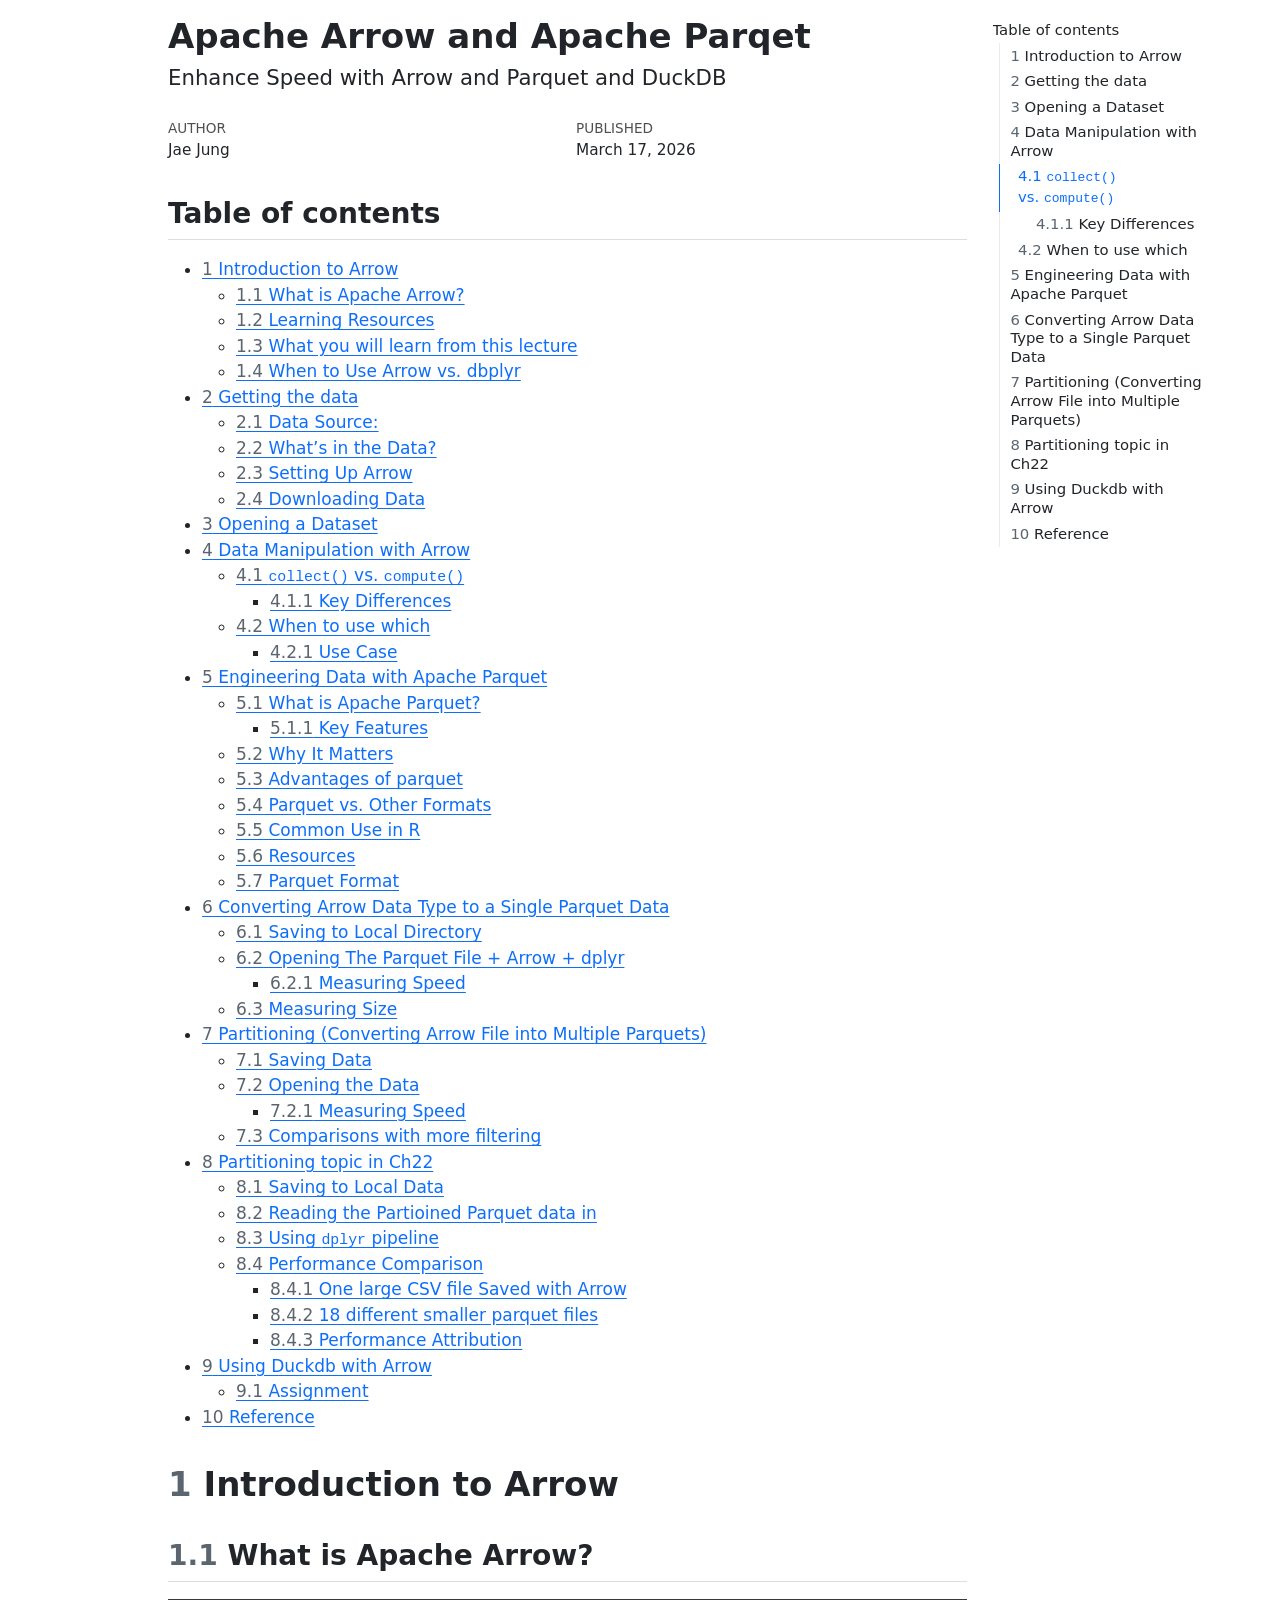
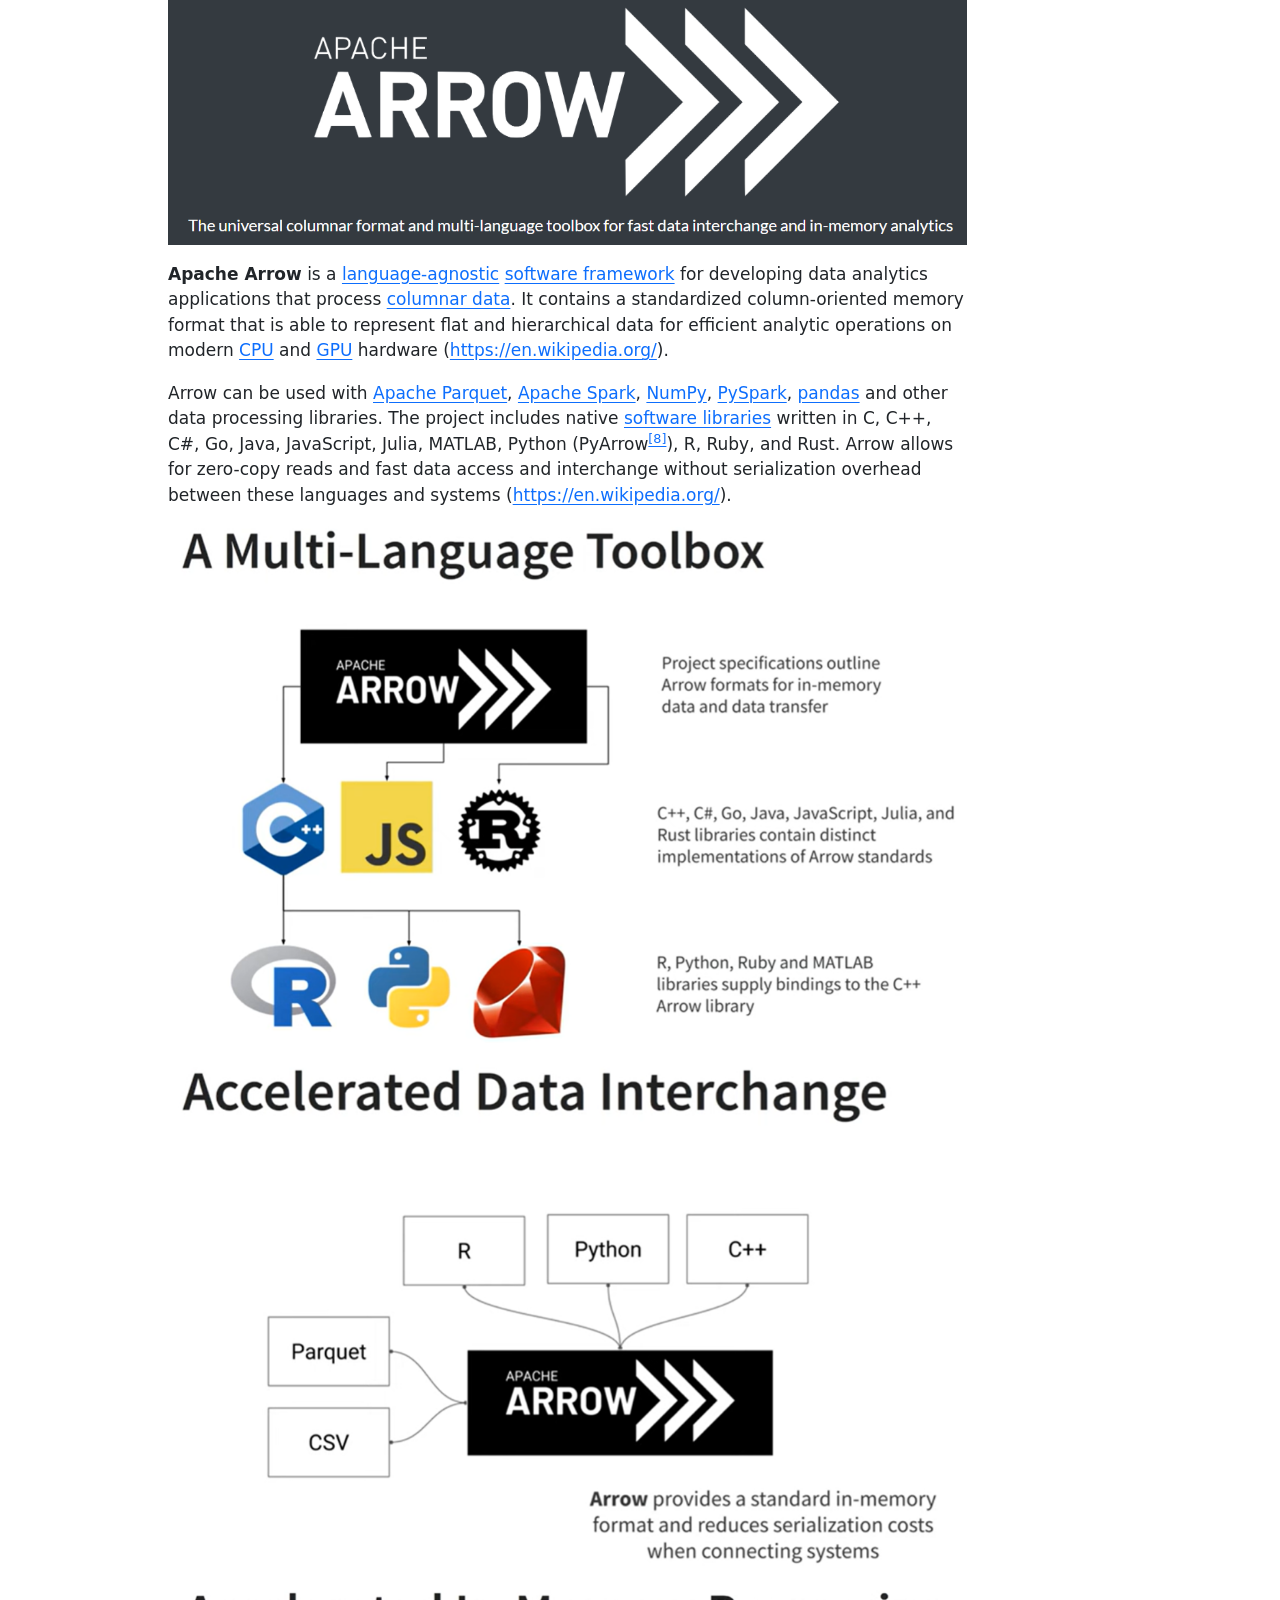
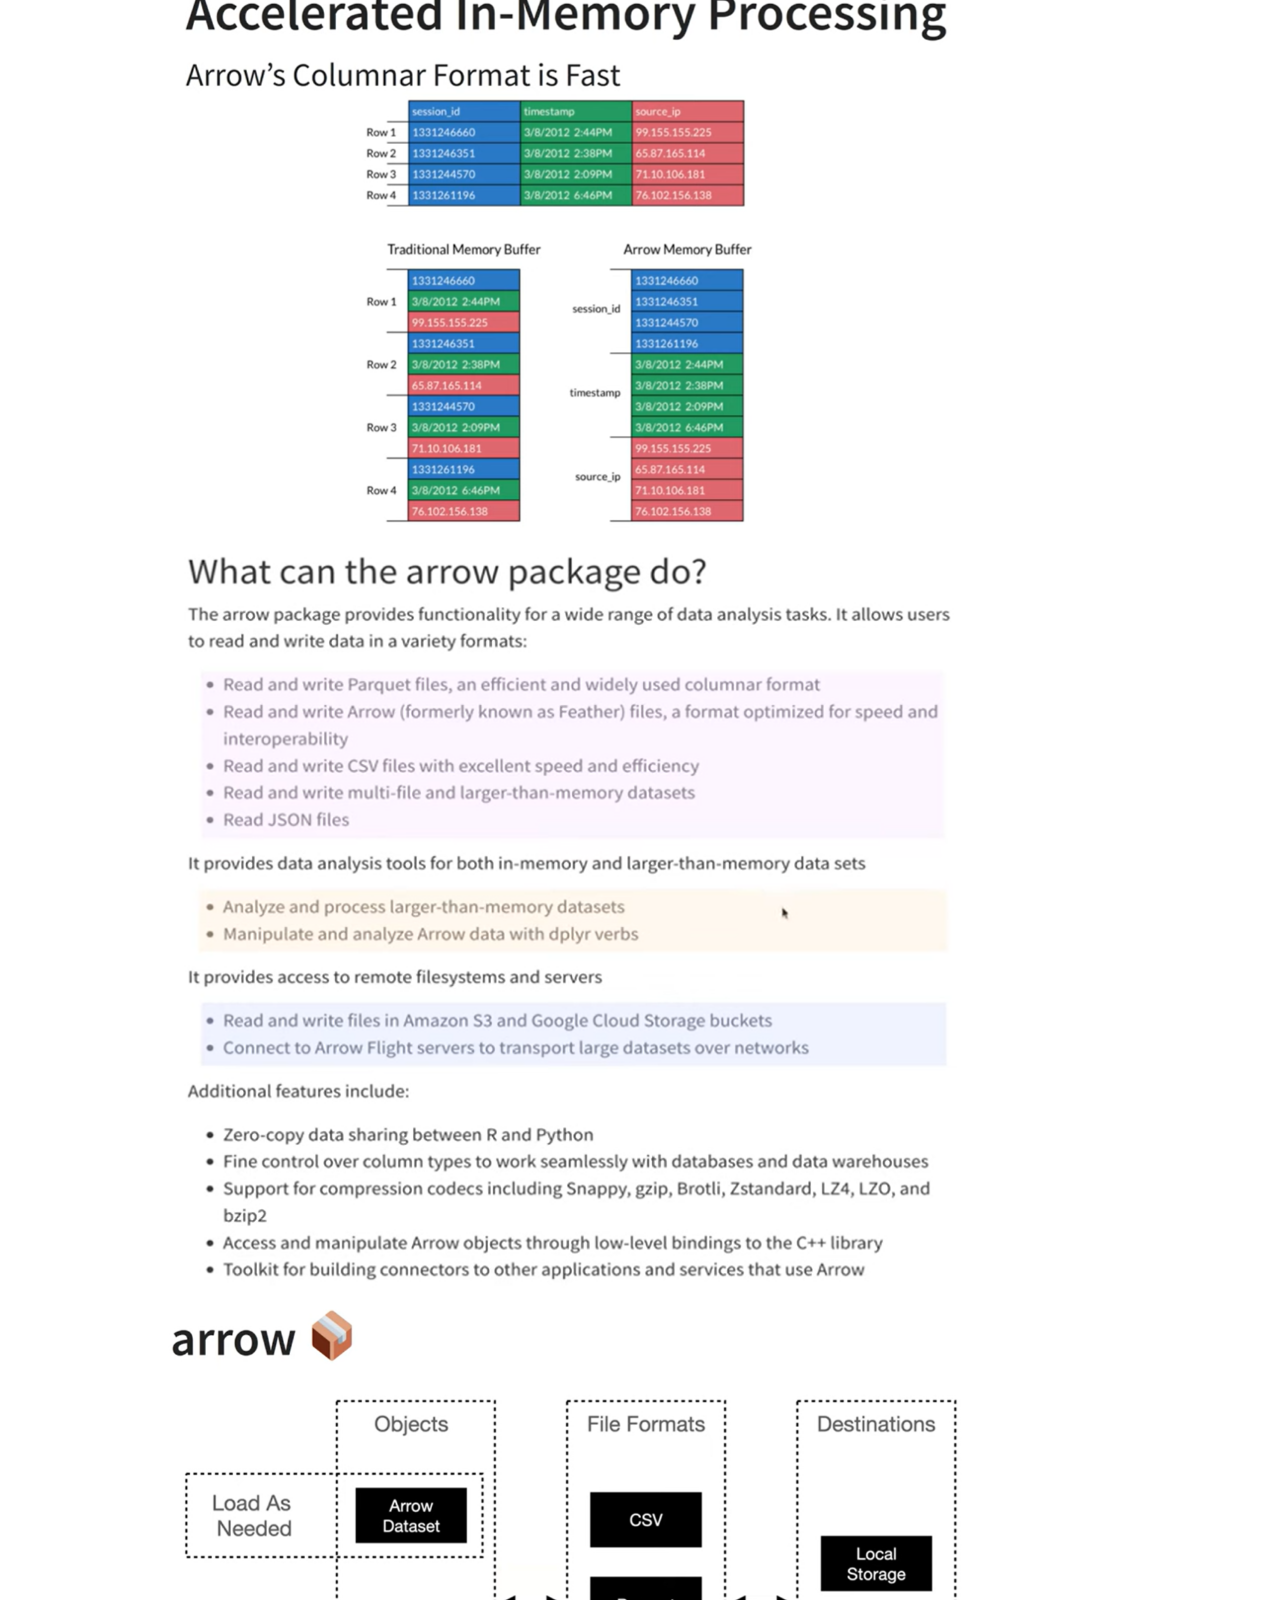
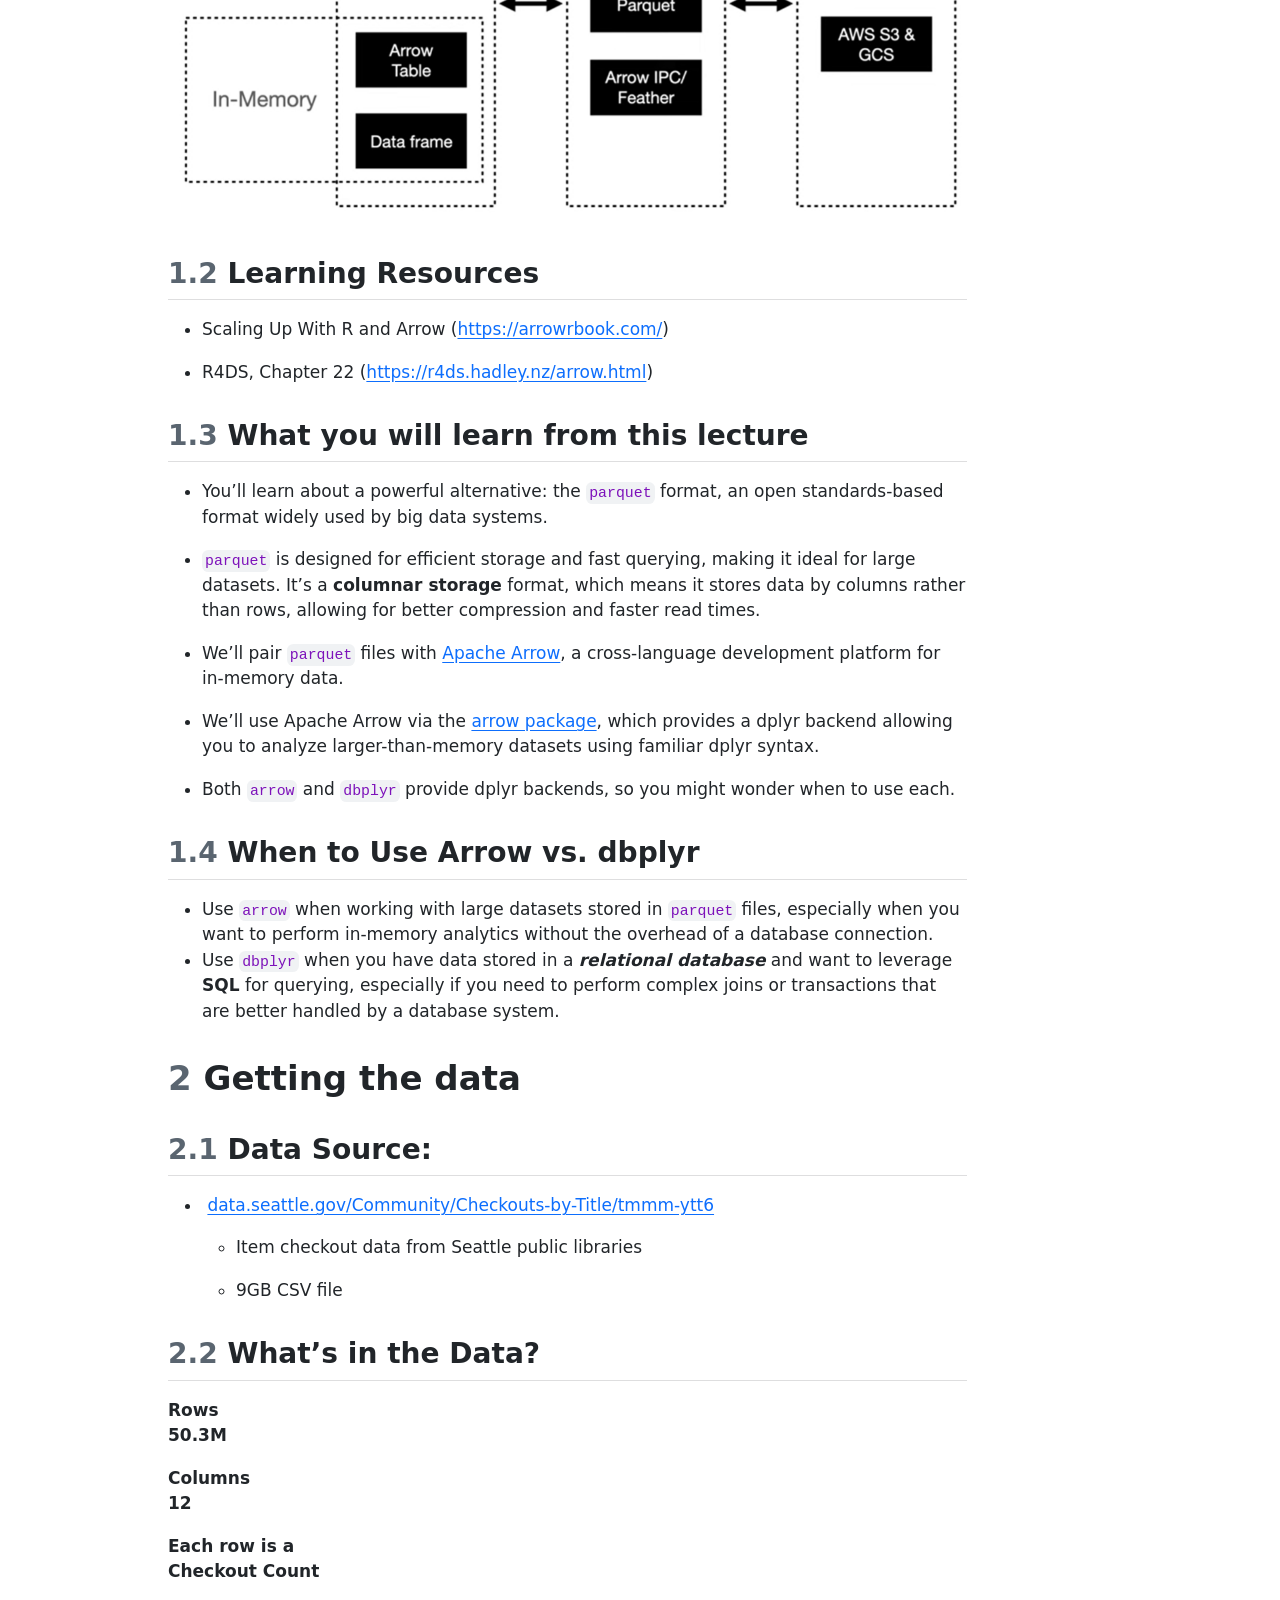
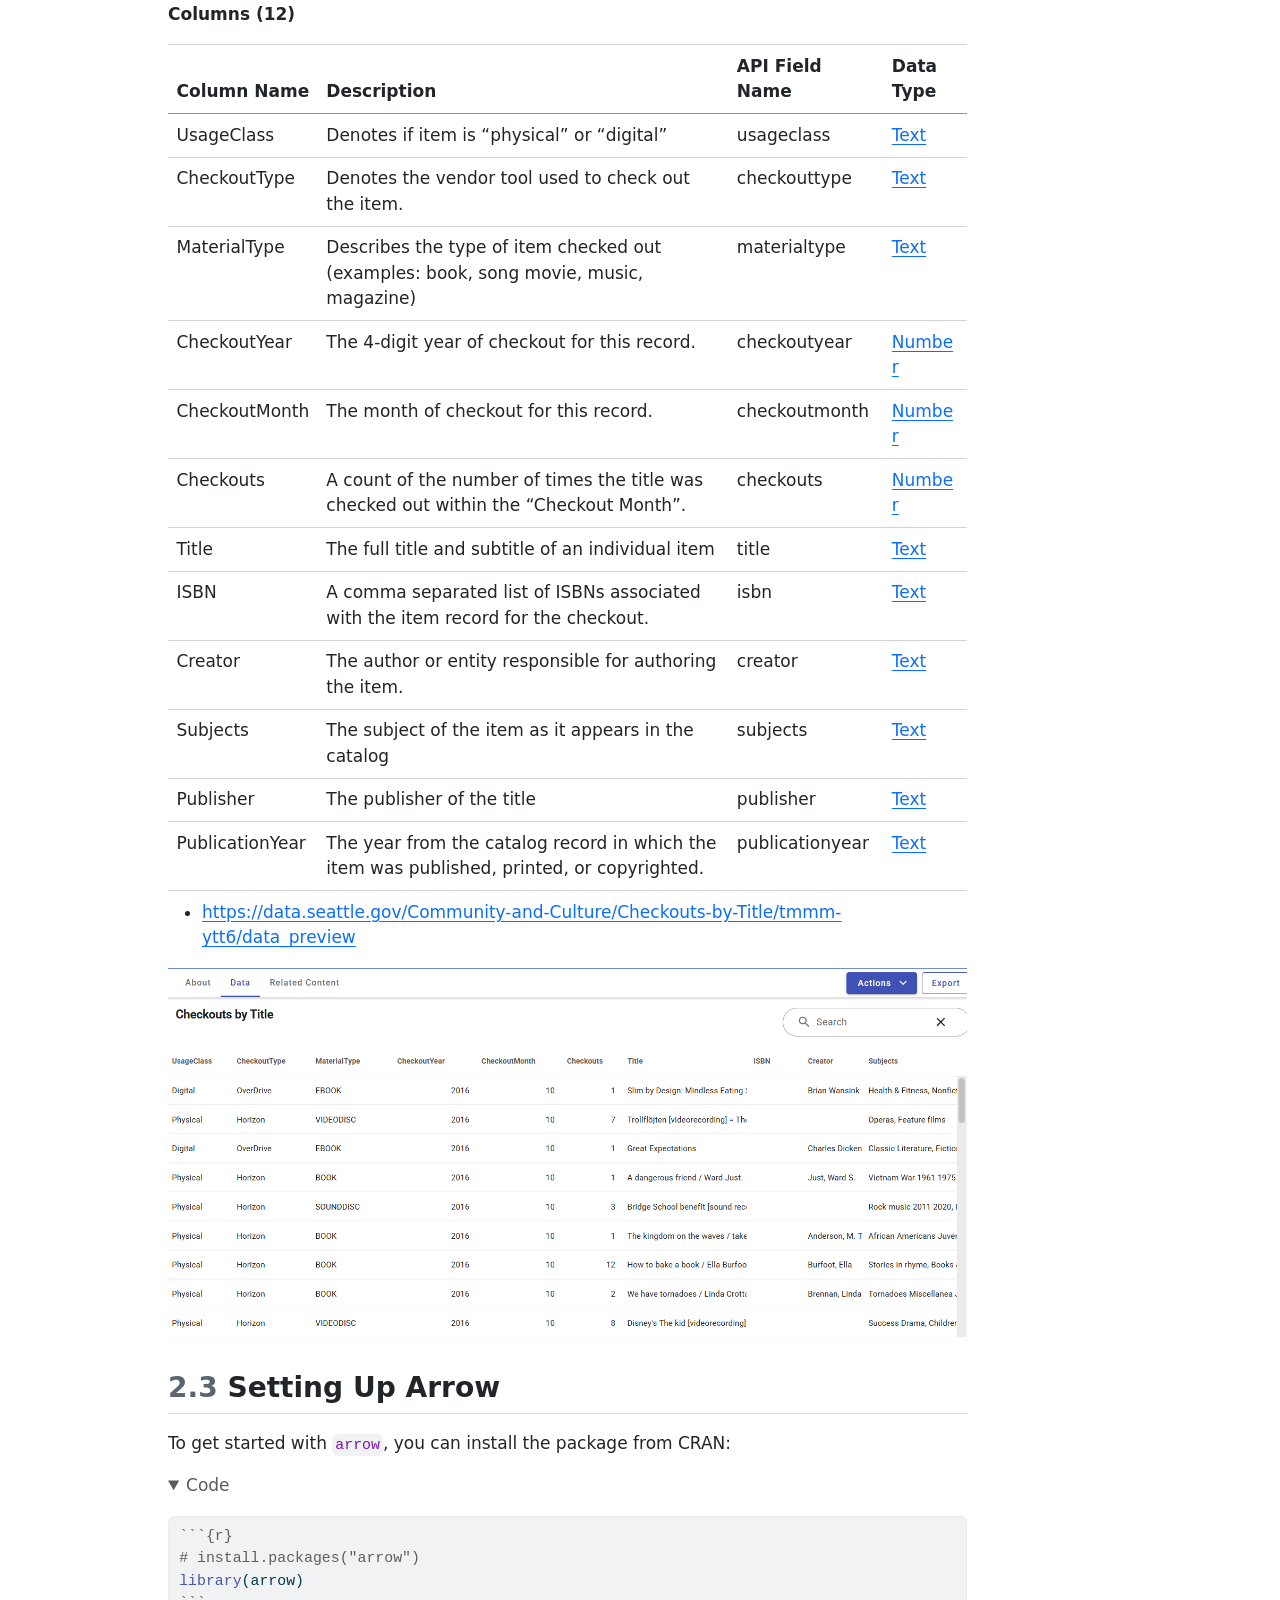
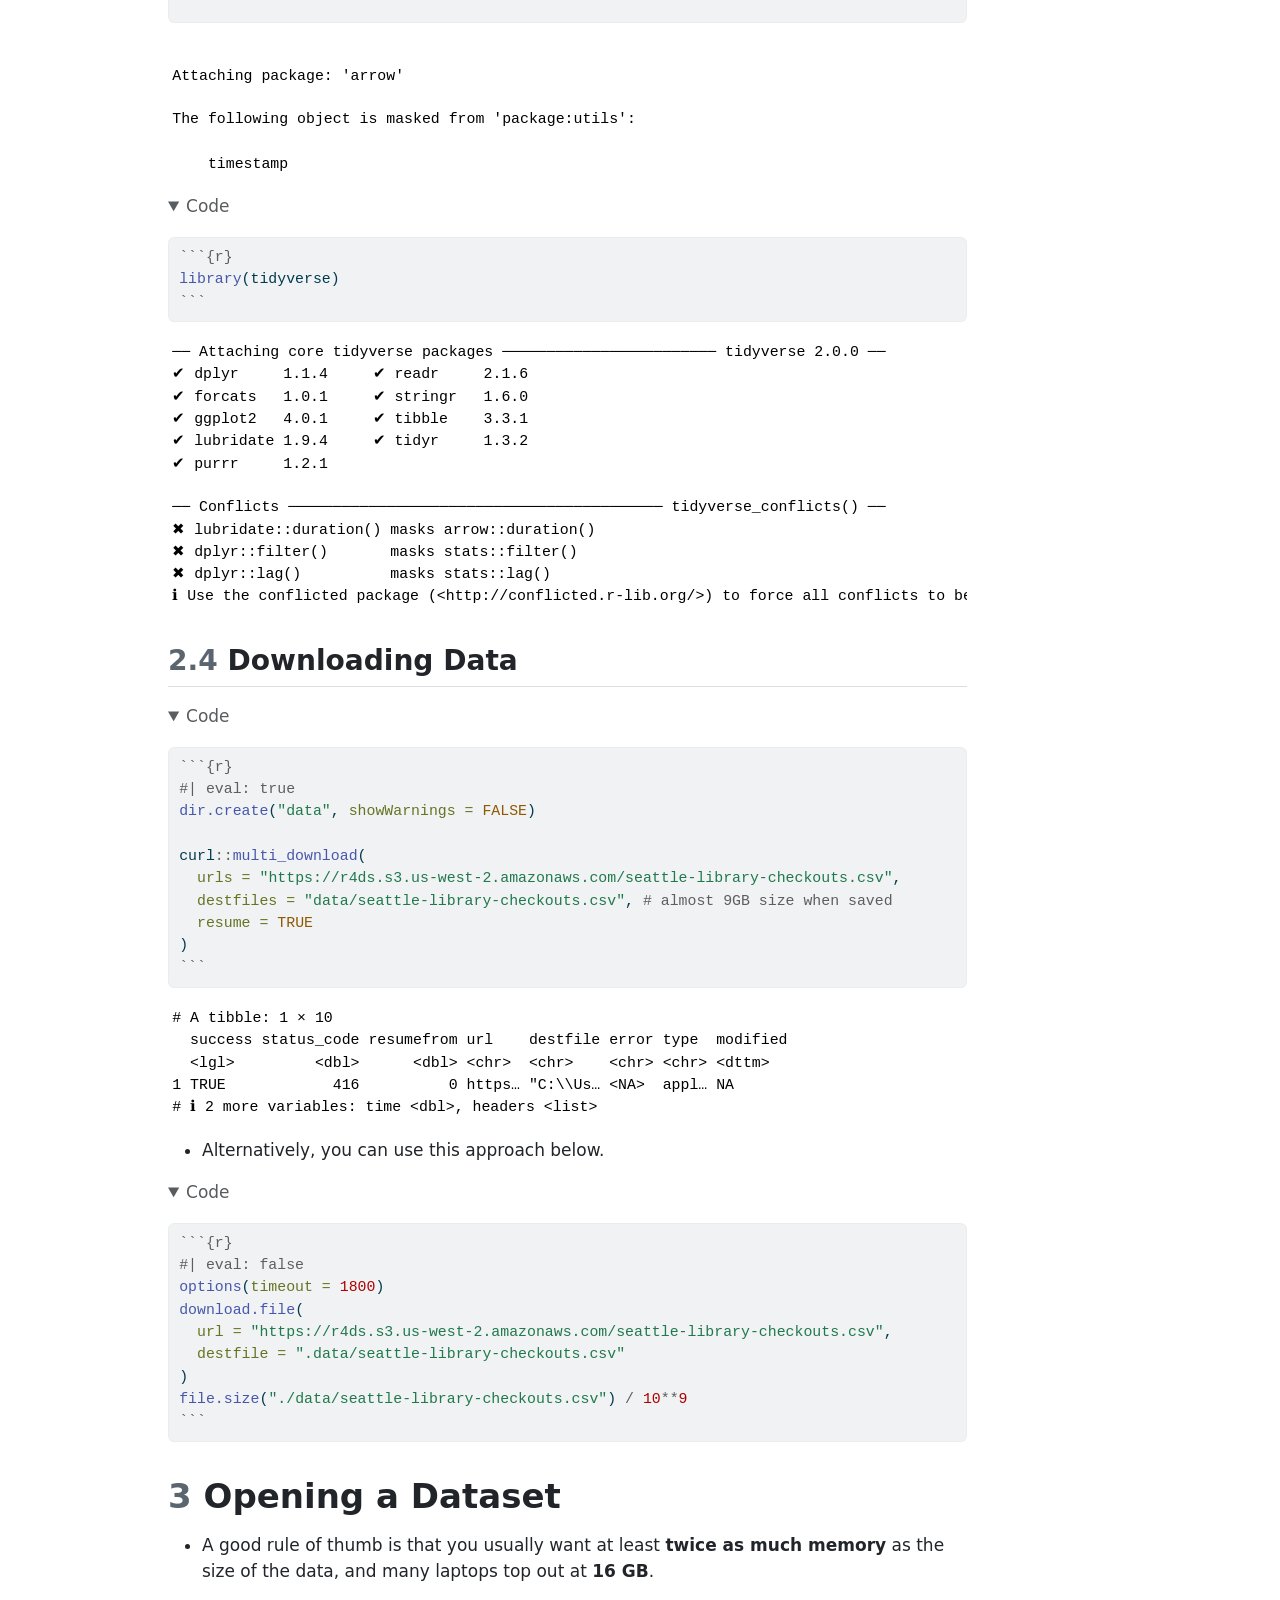
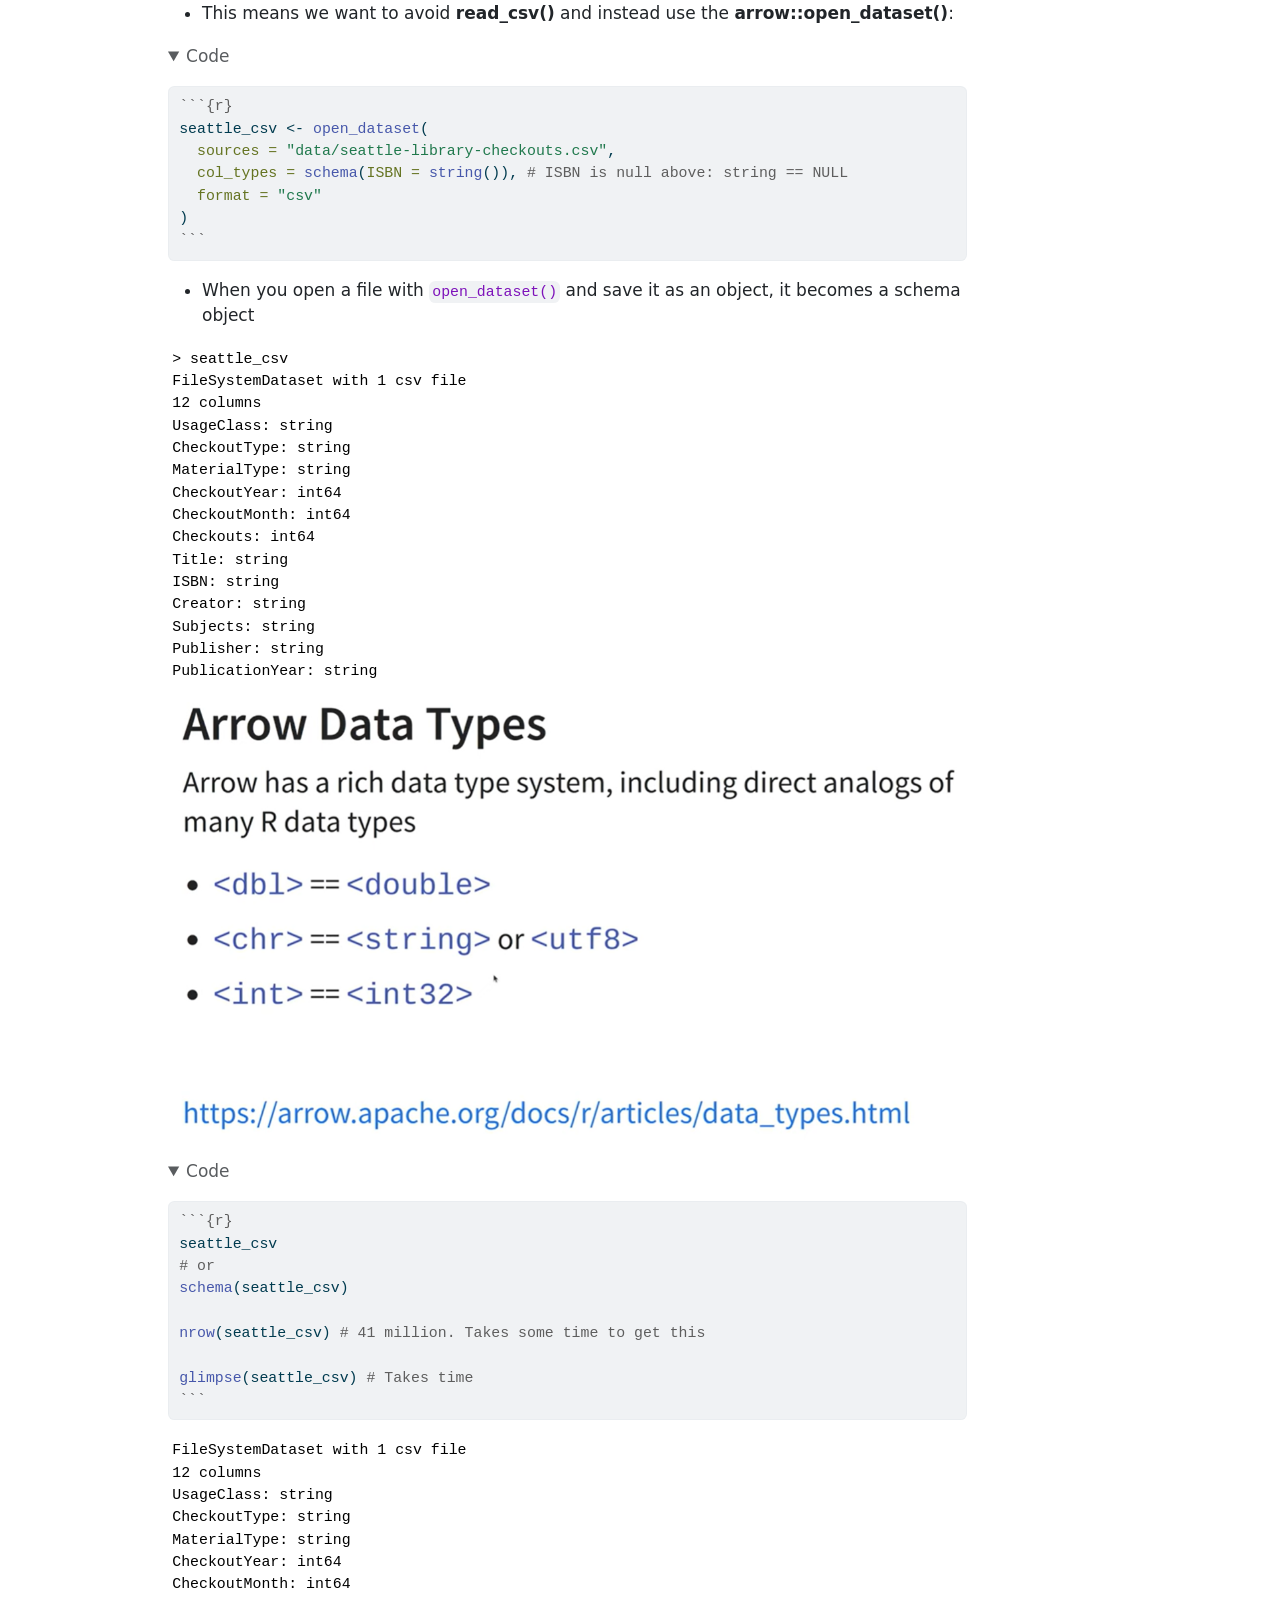
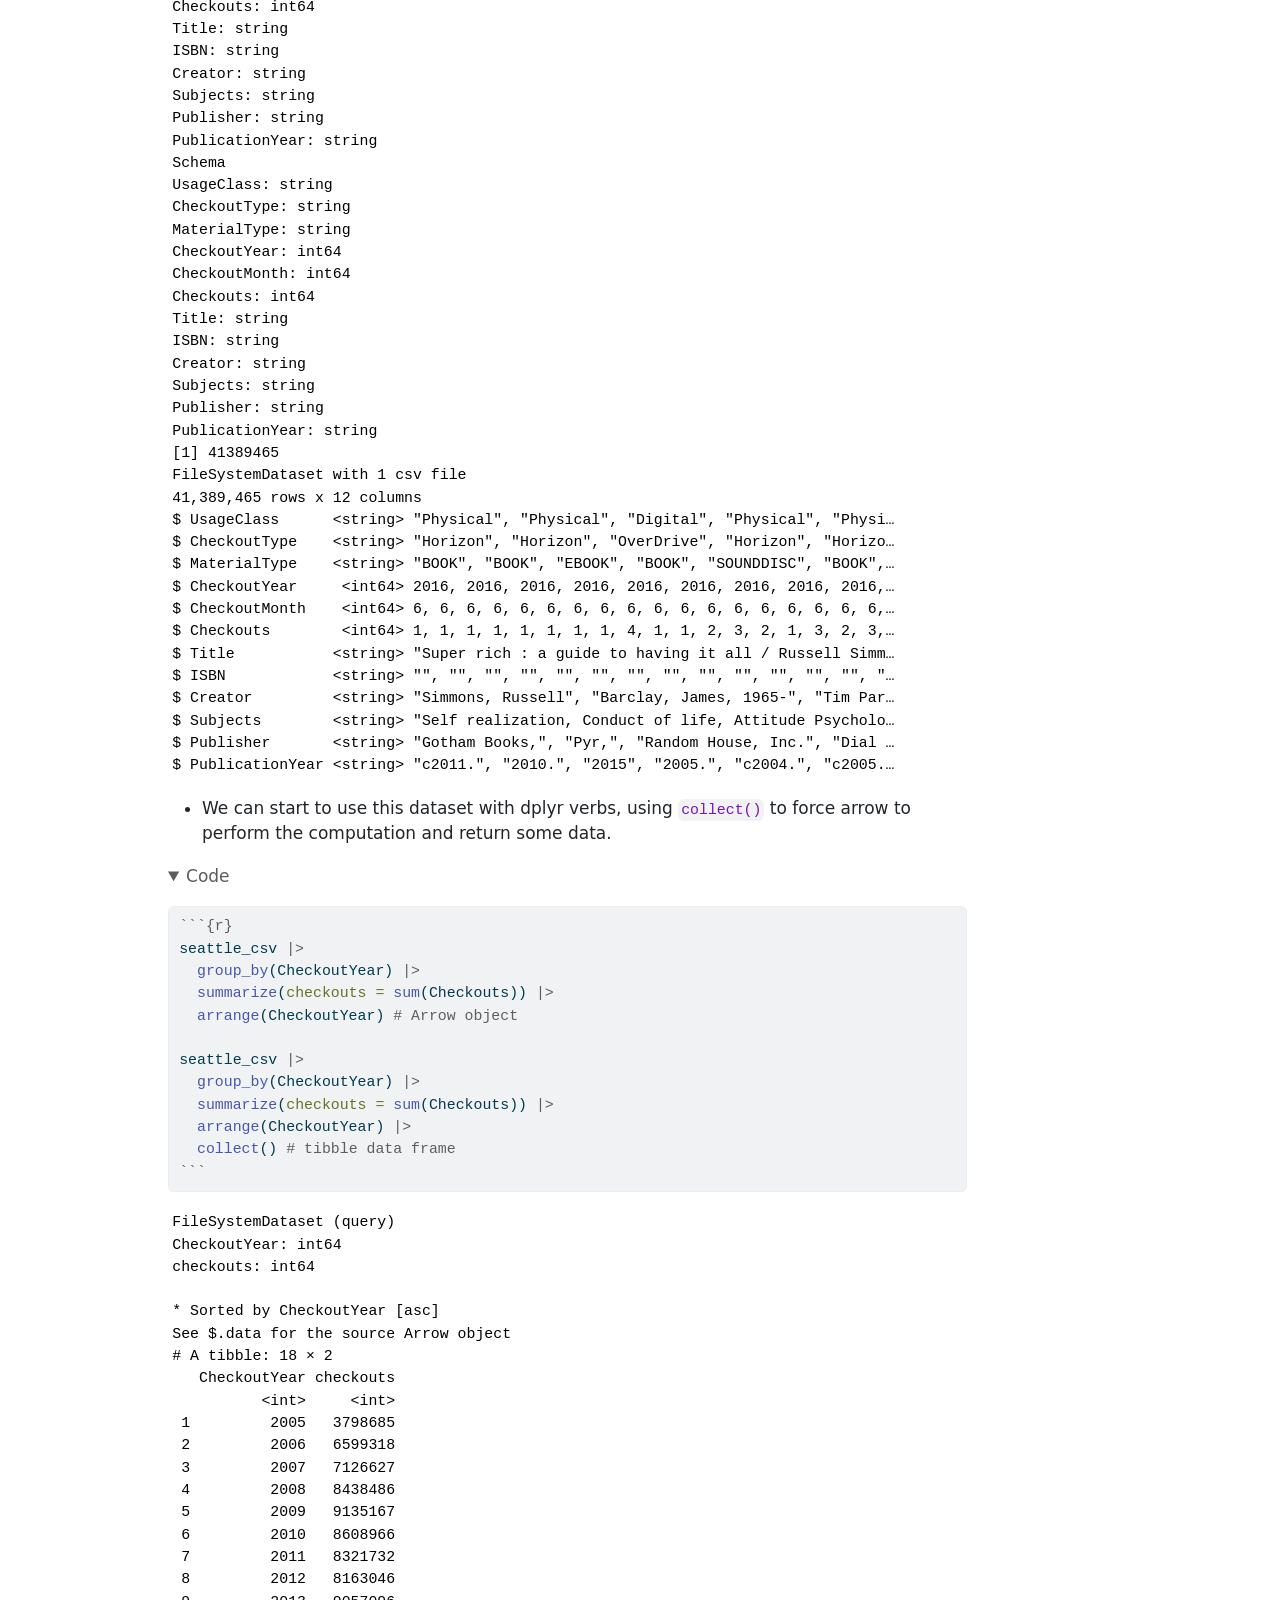
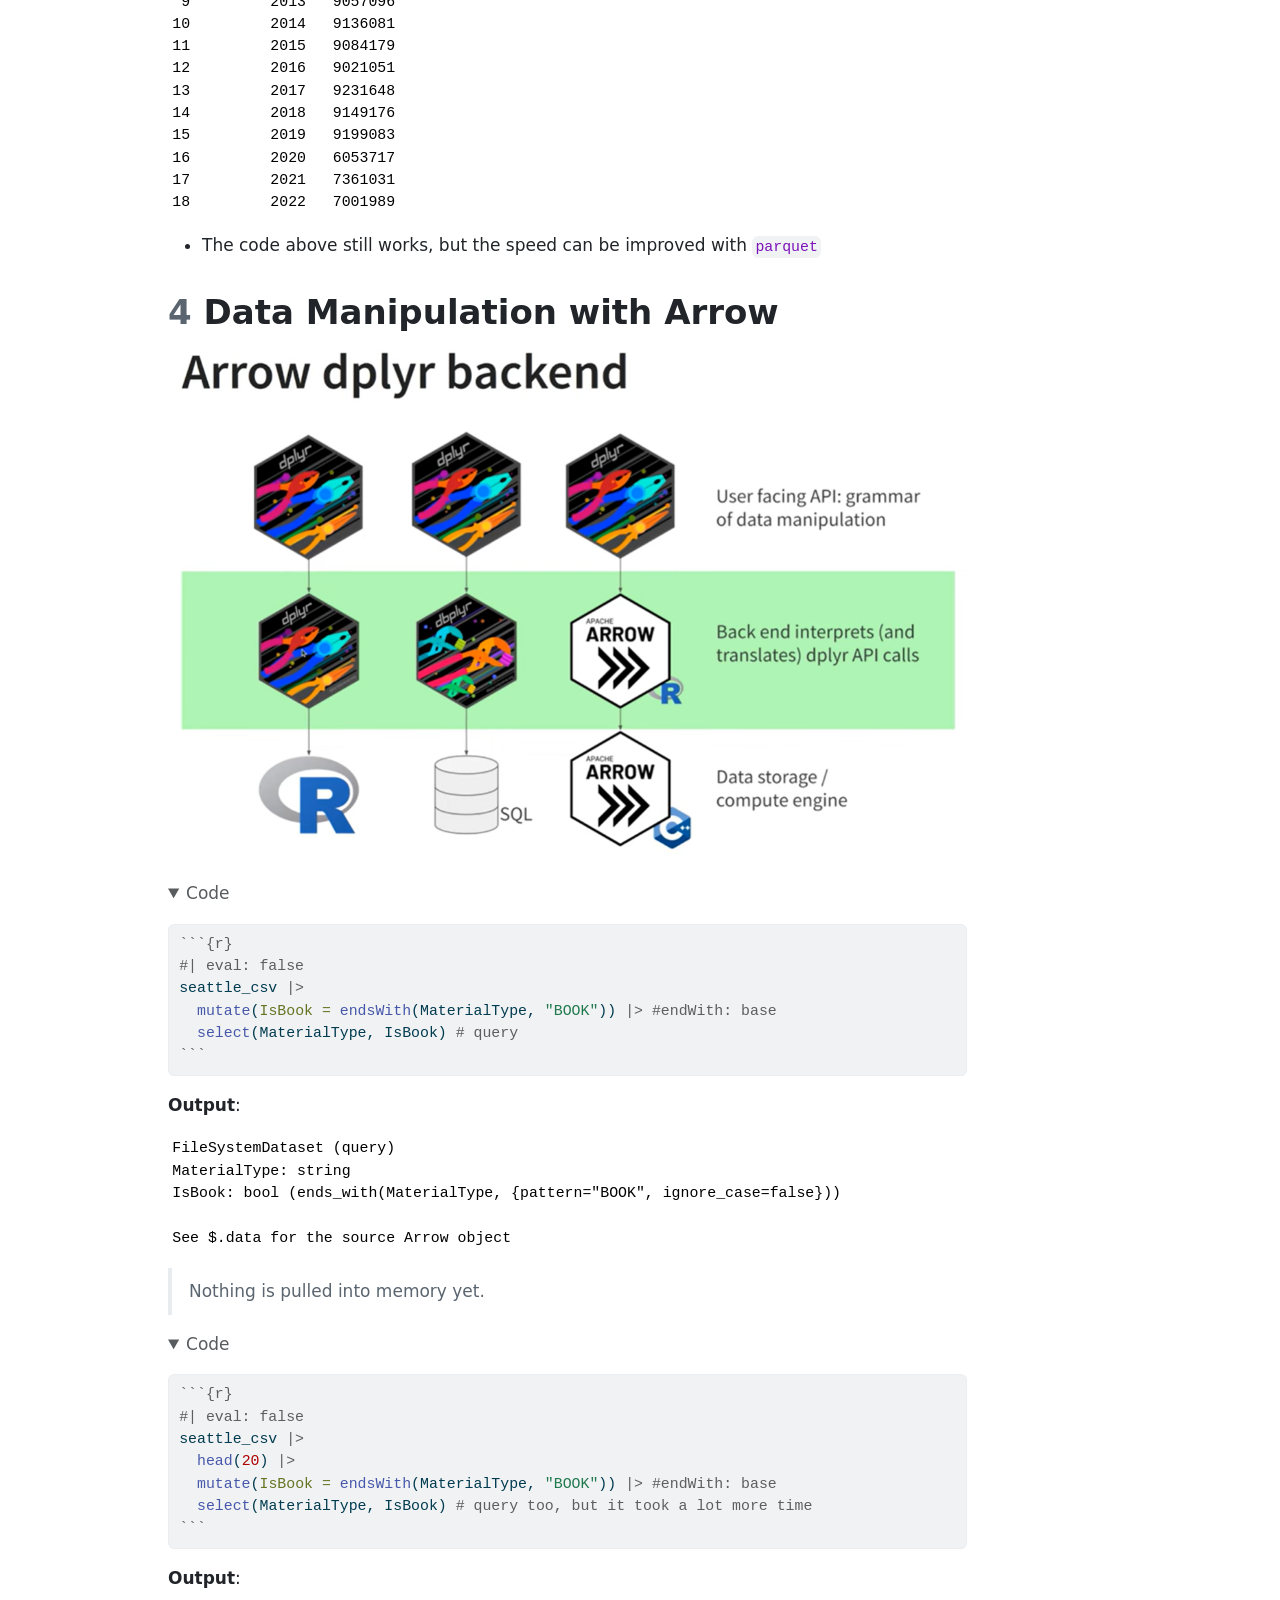
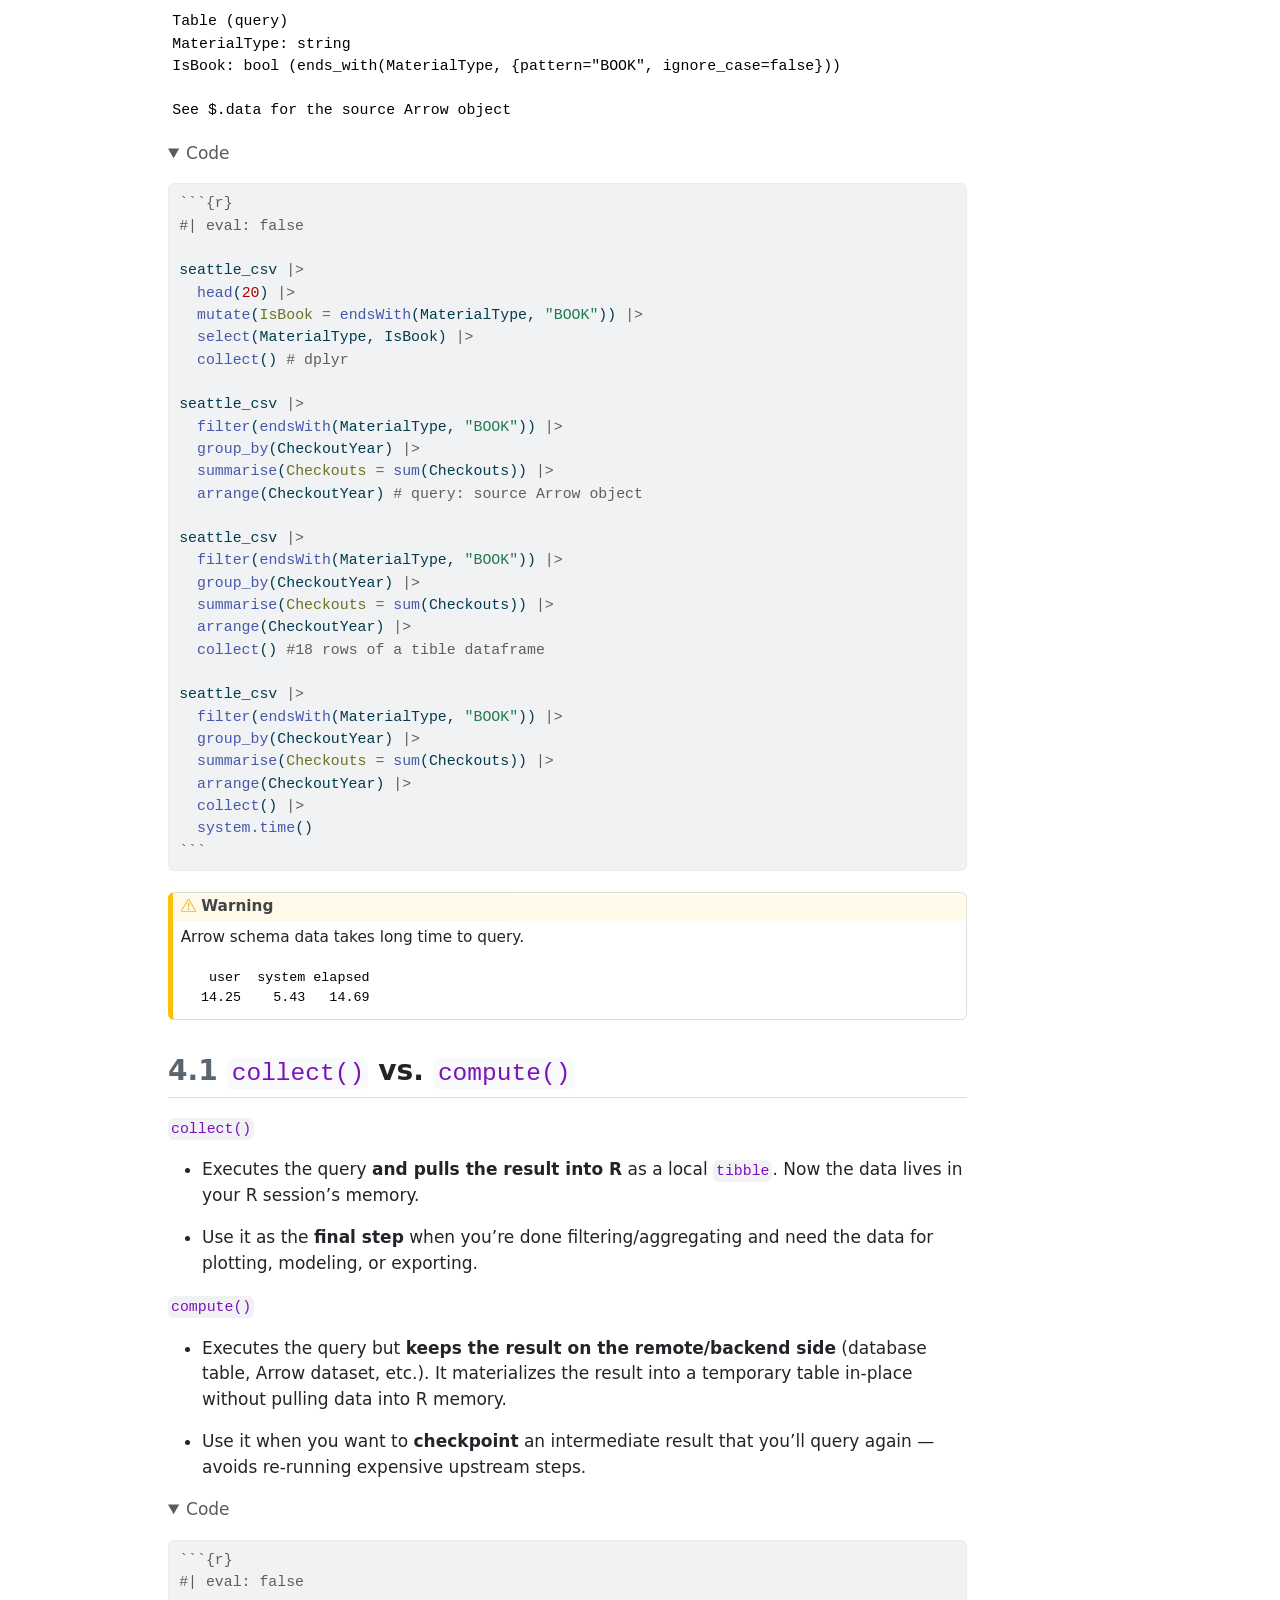
<file: index.html>
<!DOCTYPE html>
<html xmlns="http://www.w3.org/1999/xhtml" lang="en" xml:lang="en"><head>

<meta charset="utf-8">
<meta name="generator" content="quarto-1.8.26">

<meta name="viewport" content="width=device-width, initial-scale=1.0, user-scalable=yes">

<meta name="author" content="Jae Jung">
<meta name="dcterms.date" content="2026-03-17">

<title>Apache Arrow and Apache Parqet</title>
<style>
code{white-space: pre-wrap;}
span.smallcaps{font-variant: small-caps;}
div.columns{display: flex; gap: min(4vw, 1.5em);}
div.column{flex: auto; overflow-x: auto;}
div.hanging-indent{margin-left: 1.5em; text-indent: -1.5em;}
ul.task-list{list-style: none;}
ul.task-list li input[type="checkbox"] {
  width: 0.8em;
  margin: 0 0.8em 0.2em -1em; /* quarto-specific, see https://github.com/quarto-dev/quarto-cli/issues/4556 */ 
  vertical-align: middle;
}
/* CSS for syntax highlighting */
html { -webkit-text-size-adjust: 100%; }
pre > code.sourceCode { white-space: pre; position: relative; }
pre > code.sourceCode > span { display: inline-block; line-height: 1.25; }
pre > code.sourceCode > span:empty { height: 1.2em; }
.sourceCode { overflow: visible; }
code.sourceCode > span { color: inherit; text-decoration: inherit; }
div.sourceCode { margin: 1em 0; }
pre.sourceCode { margin: 0; }
@media screen {
div.sourceCode { overflow: auto; }
}
@media print {
pre > code.sourceCode { white-space: pre-wrap; }
pre > code.sourceCode > span { text-indent: -5em; padding-left: 5em; }
}
pre.numberSource code
  { counter-reset: source-line 0; }
pre.numberSource code > span
  { position: relative; left: -4em; counter-increment: source-line; }
pre.numberSource code > span > a:first-child::before
  { content: counter(source-line);
    position: relative; left: -1em; text-align: right; vertical-align: baseline;
    border: none; display: inline-block;
    -webkit-touch-callout: none; -webkit-user-select: none;
    -khtml-user-select: none; -moz-user-select: none;
    -ms-user-select: none; user-select: none;
    padding: 0 4px; width: 4em;
  }
pre.numberSource { margin-left: 3em;  padding-left: 4px; }
div.sourceCode
  {   }
@media screen {
pre > code.sourceCode > span > a:first-child::before { text-decoration: underline; }
}
</style>


<script src="arrow_files/libs/clipboard/clipboard.min.js"></script>
<script src="arrow_files/libs/quarto-html/quarto.js" type="module"></script>
<script src="arrow_files/libs/quarto-html/tabsets/tabsets.js" type="module"></script>
<script src="arrow_files/libs/quarto-html/axe/axe-check.js" type="module"></script>
<script src="arrow_files/libs/quarto-html/popper.min.js"></script>
<script src="arrow_files/libs/quarto-html/tippy.umd.min.js"></script>
<script src="arrow_files/libs/quarto-html/anchor.min.js"></script>
<link href="arrow_files/libs/quarto-html/tippy.css" rel="stylesheet">
<link href="arrow_files/libs/quarto-html/quarto-syntax-highlighting-587c61ba64f3a5504c4d52d930310e48.css" rel="stylesheet" id="quarto-text-highlighting-styles">
<script src="arrow_files/libs/bootstrap/bootstrap.min.js"></script>
<link href="arrow_files/libs/bootstrap/bootstrap-icons.css" rel="stylesheet">
<link href="arrow_files/libs/bootstrap/bootstrap-9e3ffae467580fdb927a41352e75a2e0.min.css" rel="stylesheet" append-hash="true" id="quarto-bootstrap" data-mode="light">


</head>

<body class="quarto-light">

<div id="quarto-content" class="page-columns page-rows-contents page-layout-article">
<div id="quarto-margin-sidebar" class="sidebar margin-sidebar">
  <nav id="TOC" role="doc-toc" class="toc-active" data-toc-expanded="1">
    <h2 id="toc-title">Table of contents</h2>
   
  <ul>
  <li><a href="#introduction-to-arrow" id="toc-introduction-to-arrow" class="nav-link active" data-scroll-target="#introduction-to-arrow"><span class="header-section-number">1</span> Introduction to Arrow</a>
  <ul class="collapse">
  <li><a href="#what-is-apache-arrow" id="toc-what-is-apache-arrow" class="nav-link" data-scroll-target="#what-is-apache-arrow"><span class="header-section-number">1.1</span> What is Apache Arrow?</a></li>
  <li><a href="#learning-resources" id="toc-learning-resources" class="nav-link" data-scroll-target="#learning-resources"><span class="header-section-number">1.2</span> Learning Resources</a></li>
  <li><a href="#what-you-will-learn-from-this-lecture" id="toc-what-you-will-learn-from-this-lecture" class="nav-link" data-scroll-target="#what-you-will-learn-from-this-lecture"><span class="header-section-number">1.3</span> What you will learn from this lecture</a></li>
  <li><a href="#when-to-use-arrow-vs.-dbplyr" id="toc-when-to-use-arrow-vs.-dbplyr" class="nav-link" data-scroll-target="#when-to-use-arrow-vs.-dbplyr"><span class="header-section-number">1.4</span> When to Use Arrow vs.&nbsp;dbplyr</a></li>
  </ul></li>
  <li><a href="#getting-the-data" id="toc-getting-the-data" class="nav-link" data-scroll-target="#getting-the-data"><span class="header-section-number">2</span> Getting the data</a>
  <ul class="collapse">
  <li><a href="#data-source" id="toc-data-source" class="nav-link" data-scroll-target="#data-source"><span class="header-section-number">2.1</span> Data Source:</a></li>
  <li><a href="#whats-in-the-data" id="toc-whats-in-the-data" class="nav-link" data-scroll-target="#whats-in-the-data"><span class="header-section-number">2.2</span> What’s in the Data?</a></li>
  <li><a href="#setting-up-arrow" id="toc-setting-up-arrow" class="nav-link" data-scroll-target="#setting-up-arrow"><span class="header-section-number">2.3</span> Setting Up Arrow</a></li>
  <li><a href="#downloading-data" id="toc-downloading-data" class="nav-link" data-scroll-target="#downloading-data"><span class="header-section-number">2.4</span> Downloading Data</a></li>
  </ul></li>
  <li><a href="#opening-a-dataset" id="toc-opening-a-dataset" class="nav-link" data-scroll-target="#opening-a-dataset"><span class="header-section-number">3</span> Opening a Dataset</a></li>
  <li><a href="#data-manipulation-with-arrow" id="toc-data-manipulation-with-arrow" class="nav-link" data-scroll-target="#data-manipulation-with-arrow"><span class="header-section-number">4</span> Data Manipulation with Arrow</a>
  <ul class="collapse">
  <li><a href="#collect-vs.-compute" id="toc-collect-vs.-compute" class="nav-link" data-scroll-target="#collect-vs.-compute"><span class="header-section-number">4.1</span> <code>collect()</code> vs.&nbsp;<code>compute()</code></a>
  <ul class="collapse">
  <li><a href="#key-differences" id="toc-key-differences" class="nav-link" data-scroll-target="#key-differences"><span class="header-section-number">4.1.1</span> Key Differences</a></li>
  </ul></li>
  <li><a href="#when-to-use-which" id="toc-when-to-use-which" class="nav-link" data-scroll-target="#when-to-use-which"><span class="header-section-number">4.2</span> When to use which</a>
  <ul class="collapse">
  <li><a href="#use-case" id="toc-use-case" class="nav-link" data-scroll-target="#use-case"><span class="header-section-number">4.2.1</span> Use Case</a></li>
  </ul></li>
  </ul></li>
  <li><a href="#engineering-data-with-apache-parquet" id="toc-engineering-data-with-apache-parquet" class="nav-link" data-scroll-target="#engineering-data-with-apache-parquet"><span class="header-section-number">5</span> Engineering Data with Apache Parquet</a>
  <ul class="collapse">
  <li><a href="#what-is-apache-parquet" id="toc-what-is-apache-parquet" class="nav-link" data-scroll-target="#what-is-apache-parquet"><span class="header-section-number">5.1</span> What is Apache Parquet?</a>
  <ul class="collapse">
  <li><a href="#key-features" id="toc-key-features" class="nav-link" data-scroll-target="#key-features"><span class="header-section-number">5.1.1</span> Key Features</a></li>
  </ul></li>
  <li><a href="#why-it-matters" id="toc-why-it-matters" class="nav-link" data-scroll-target="#why-it-matters"><span class="header-section-number">5.2</span> Why It Matters</a></li>
  <li><a href="#advantages-of-parquet" id="toc-advantages-of-parquet" class="nav-link" data-scroll-target="#advantages-of-parquet"><span class="header-section-number">5.3</span> Advantages of parquet</a></li>
  <li><a href="#parquet-vs.-other-formats" id="toc-parquet-vs.-other-formats" class="nav-link" data-scroll-target="#parquet-vs.-other-formats"><span class="header-section-number">5.4</span> Parquet vs.&nbsp;Other Formats</a></li>
  <li><a href="#common-use-in-r" id="toc-common-use-in-r" class="nav-link" data-scroll-target="#common-use-in-r"><span class="header-section-number">5.5</span> Common Use in R</a></li>
  <li><a href="#resources" id="toc-resources" class="nav-link" data-scroll-target="#resources"><span class="header-section-number">5.6</span> Resources</a></li>
  <li><a href="#parquet-format" id="toc-parquet-format" class="nav-link" data-scroll-target="#parquet-format"><span class="header-section-number">5.7</span> Parquet Format</a></li>
  </ul></li>
  <li><a href="#converting-arrow-data-type-to-a-single-parquet-data" id="toc-converting-arrow-data-type-to-a-single-parquet-data" class="nav-link" data-scroll-target="#converting-arrow-data-type-to-a-single-parquet-data"><span class="header-section-number">6</span> Converting Arrow Data Type to a Single Parquet Data</a>
  <ul class="collapse">
  <li><a href="#saving-to-local-directory" id="toc-saving-to-local-directory" class="nav-link" data-scroll-target="#saving-to-local-directory"><span class="header-section-number">6.1</span> Saving to Local Directory</a></li>
  <li><a href="#opening-the-parquet-file-arrow-dplyr" id="toc-opening-the-parquet-file-arrow-dplyr" class="nav-link" data-scroll-target="#opening-the-parquet-file-arrow-dplyr"><span class="header-section-number">6.2</span> Opening The Parquet File + Arrow + dplyr</a>
  <ul class="collapse">
  <li><a href="#measuring-speed" id="toc-measuring-speed" class="nav-link" data-scroll-target="#measuring-speed"><span class="header-section-number">6.2.1</span> Measuring Speed</a></li>
  </ul></li>
  <li><a href="#measuring-size" id="toc-measuring-size" class="nav-link" data-scroll-target="#measuring-size"><span class="header-section-number">6.3</span> Measuring Size</a></li>
  </ul></li>
  <li><a href="#partitioning-converting-arrow-file-into-multiple-parquets" id="toc-partitioning-converting-arrow-file-into-multiple-parquets" class="nav-link" data-scroll-target="#partitioning-converting-arrow-file-into-multiple-parquets"><span class="header-section-number">7</span> Partitioning (Converting Arrow File into Multiple Parquets)</a>
  <ul class="collapse">
  <li><a href="#saving-data" id="toc-saving-data" class="nav-link" data-scroll-target="#saving-data"><span class="header-section-number">7.1</span> Saving Data</a></li>
  <li><a href="#opening-the-data" id="toc-opening-the-data" class="nav-link" data-scroll-target="#opening-the-data"><span class="header-section-number">7.2</span> Opening the Data</a>
  <ul class="collapse">
  <li><a href="#measuring-speed-1" id="toc-measuring-speed-1" class="nav-link" data-scroll-target="#measuring-speed-1"><span class="header-section-number">7.2.1</span> Measuring Speed</a></li>
  </ul></li>
  <li><a href="#comparisons-with-more-filtering" id="toc-comparisons-with-more-filtering" class="nav-link" data-scroll-target="#comparisons-with-more-filtering"><span class="header-section-number">7.3</span> Comparisons with more filtering</a></li>
  </ul></li>
  <li><a href="#partitioning-topic-in-ch22" id="toc-partitioning-topic-in-ch22" class="nav-link" data-scroll-target="#partitioning-topic-in-ch22"><span class="header-section-number">8</span> Partitioning topic in Ch22</a>
  <ul class="collapse">
  <li><a href="#saving-to-local-data" id="toc-saving-to-local-data" class="nav-link" data-scroll-target="#saving-to-local-data"><span class="header-section-number">8.1</span> Saving to Local Data</a></li>
  <li><a href="#reading-the-partioined-parquet-data-in" id="toc-reading-the-partioined-parquet-data-in" class="nav-link" data-scroll-target="#reading-the-partioined-parquet-data-in"><span class="header-section-number">8.2</span> Reading the Partioined Parquet data in</a></li>
  <li><a href="#using-dplyr-pipeline" id="toc-using-dplyr-pipeline" class="nav-link" data-scroll-target="#using-dplyr-pipeline"><span class="header-section-number">8.3</span> Using <code>dplyr</code> pipeline</a></li>
  <li><a href="#performance-comparison" id="toc-performance-comparison" class="nav-link" data-scroll-target="#performance-comparison"><span class="header-section-number">8.4</span> Performance Comparison</a>
  <ul class="collapse">
  <li><a href="#one-large-csv-file-saved-with-arrow" id="toc-one-large-csv-file-saved-with-arrow" class="nav-link" data-scroll-target="#one-large-csv-file-saved-with-arrow"><span class="header-section-number">8.4.1</span> One large CSV file Saved with Arrow</a></li>
  <li><a href="#different-smaller-parquet-files" id="toc-different-smaller-parquet-files" class="nav-link" data-scroll-target="#different-smaller-parquet-files"><span class="header-section-number">8.4.2</span> 18 different smaller parquet files</a></li>
  <li><a href="#performance-attribution" id="toc-performance-attribution" class="nav-link" data-scroll-target="#performance-attribution"><span class="header-section-number">8.4.3</span> Performance Attribution</a></li>
  </ul></li>
  </ul></li>
  <li><a href="#using-duckdb-with-arrow" id="toc-using-duckdb-with-arrow" class="nav-link" data-scroll-target="#using-duckdb-with-arrow"><span class="header-section-number">9</span> Using Duckdb with Arrow</a>
  <ul class="collapse">
  <li><a href="#assignment" id="toc-assignment" class="nav-link" data-scroll-target="#assignment"><span class="header-section-number">9.1</span> Assignment</a></li>
  </ul></li>
  <li><a href="#reference" id="toc-reference" class="nav-link" data-scroll-target="#reference"><span class="header-section-number">10</span> Reference</a></li>
  </ul>
</nav>
</div>
<main class="content" id="quarto-document-content">

<header id="title-block-header" class="quarto-title-block default">
<div class="quarto-title">
<h1 class="title">Apache Arrow and Apache Parqet</h1>
<p class="subtitle lead">Enhance Speed with Arrow and Parquet and DuckDB</p>
</div>



<div class="quarto-title-meta">

    <div>
    <div class="quarto-title-meta-heading">Author</div>
    <div class="quarto-title-meta-contents">
             <p>Jae Jung </p>
          </div>
  </div>
    
    <div>
    <div class="quarto-title-meta-heading">Published</div>
    <div class="quarto-title-meta-contents">
      <p class="date">March 17, 2026</p>
    </div>
  </div>
  
    
  </div>
  


</header>

<nav id="TOC-body" role="doc-toc">
    <h2 id="toc-title">Table of contents</h2>
   
  <ul>
  <li><a href="#introduction-to-arrow" id="toc-introduction-to-arrow"><span class="header-section-number">1</span> Introduction to Arrow</a>
  <ul>
  <li><a href="#what-is-apache-arrow" id="toc-what-is-apache-arrow"><span class="header-section-number">1.1</span> What is Apache Arrow?</a></li>
  <li><a href="#learning-resources" id="toc-learning-resources"><span class="header-section-number">1.2</span> Learning Resources</a></li>
  <li><a href="#what-you-will-learn-from-this-lecture" id="toc-what-you-will-learn-from-this-lecture"><span class="header-section-number">1.3</span> What you will learn from this lecture</a></li>
  <li><a href="#when-to-use-arrow-vs.-dbplyr" id="toc-when-to-use-arrow-vs.-dbplyr"><span class="header-section-number">1.4</span> When to Use Arrow vs.&nbsp;dbplyr</a></li>
  </ul></li>
  <li><a href="#getting-the-data" id="toc-getting-the-data"><span class="header-section-number">2</span> Getting the data</a>
  <ul>
  <li><a href="#data-source" id="toc-data-source"><span class="header-section-number">2.1</span> Data Source:</a></li>
  <li><a href="#whats-in-the-data" id="toc-whats-in-the-data"><span class="header-section-number">2.2</span> What’s in the Data?</a></li>
  <li><a href="#setting-up-arrow" id="toc-setting-up-arrow"><span class="header-section-number">2.3</span> Setting Up Arrow</a></li>
  <li><a href="#downloading-data" id="toc-downloading-data"><span class="header-section-number">2.4</span> Downloading Data</a></li>
  </ul></li>
  <li><a href="#opening-a-dataset" id="toc-opening-a-dataset"><span class="header-section-number">3</span> Opening a Dataset</a></li>
  <li><a href="#data-manipulation-with-arrow" id="toc-data-manipulation-with-arrow"><span class="header-section-number">4</span> Data Manipulation with Arrow</a>
  <ul>
  <li><a href="#collect-vs.-compute" id="toc-collect-vs.-compute"><span class="header-section-number">4.1</span> <code>collect()</code> vs.&nbsp;<code>compute()</code></a>
  <ul>
  <li><a href="#key-differences" id="toc-key-differences"><span class="header-section-number">4.1.1</span> Key Differences</a></li>
  </ul></li>
  <li><a href="#when-to-use-which" id="toc-when-to-use-which"><span class="header-section-number">4.2</span> When to use which</a>
  <ul>
  <li><a href="#use-case" id="toc-use-case"><span class="header-section-number">4.2.1</span> Use Case</a></li>
  </ul></li>
  </ul></li>
  <li><a href="#engineering-data-with-apache-parquet" id="toc-engineering-data-with-apache-parquet"><span class="header-section-number">5</span> Engineering Data with Apache Parquet</a>
  <ul>
  <li><a href="#what-is-apache-parquet" id="toc-what-is-apache-parquet"><span class="header-section-number">5.1</span> What is Apache Parquet?</a>
  <ul>
  <li><a href="#key-features" id="toc-key-features"><span class="header-section-number">5.1.1</span> Key Features</a></li>
  </ul></li>
  <li><a href="#why-it-matters" id="toc-why-it-matters"><span class="header-section-number">5.2</span> Why It Matters</a></li>
  <li><a href="#advantages-of-parquet" id="toc-advantages-of-parquet"><span class="header-section-number">5.3</span> Advantages of parquet</a></li>
  <li><a href="#parquet-vs.-other-formats" id="toc-parquet-vs.-other-formats"><span class="header-section-number">5.4</span> Parquet vs.&nbsp;Other Formats</a></li>
  <li><a href="#common-use-in-r" id="toc-common-use-in-r"><span class="header-section-number">5.5</span> Common Use in R</a></li>
  <li><a href="#resources" id="toc-resources"><span class="header-section-number">5.6</span> Resources</a></li>
  <li><a href="#parquet-format" id="toc-parquet-format"><span class="header-section-number">5.7</span> Parquet Format</a></li>
  </ul></li>
  <li><a href="#converting-arrow-data-type-to-a-single-parquet-data" id="toc-converting-arrow-data-type-to-a-single-parquet-data"><span class="header-section-number">6</span> Converting Arrow Data Type to a Single Parquet Data</a>
  <ul>
  <li><a href="#saving-to-local-directory" id="toc-saving-to-local-directory"><span class="header-section-number">6.1</span> Saving to Local Directory</a></li>
  <li><a href="#opening-the-parquet-file-arrow-dplyr" id="toc-opening-the-parquet-file-arrow-dplyr"><span class="header-section-number">6.2</span> Opening The Parquet File + Arrow + dplyr</a>
  <ul>
  <li><a href="#measuring-speed" id="toc-measuring-speed"><span class="header-section-number">6.2.1</span> Measuring Speed</a></li>
  </ul></li>
  <li><a href="#measuring-size" id="toc-measuring-size"><span class="header-section-number">6.3</span> Measuring Size</a></li>
  </ul></li>
  <li><a href="#partitioning-converting-arrow-file-into-multiple-parquets" id="toc-partitioning-converting-arrow-file-into-multiple-parquets"><span class="header-section-number">7</span> Partitioning (Converting Arrow File into Multiple Parquets)</a>
  <ul>
  <li><a href="#saving-data" id="toc-saving-data"><span class="header-section-number">7.1</span> Saving Data</a></li>
  <li><a href="#opening-the-data" id="toc-opening-the-data"><span class="header-section-number">7.2</span> Opening the Data</a>
  <ul>
  <li><a href="#measuring-speed-1" id="toc-measuring-speed-1"><span class="header-section-number">7.2.1</span> Measuring Speed</a></li>
  </ul></li>
  <li><a href="#comparisons-with-more-filtering" id="toc-comparisons-with-more-filtering"><span class="header-section-number">7.3</span> Comparisons with more filtering</a></li>
  </ul></li>
  <li><a href="#partitioning-topic-in-ch22" id="toc-partitioning-topic-in-ch22"><span class="header-section-number">8</span> Partitioning topic in Ch22</a>
  <ul>
  <li><a href="#saving-to-local-data" id="toc-saving-to-local-data"><span class="header-section-number">8.1</span> Saving to Local Data</a></li>
  <li><a href="#reading-the-partioined-parquet-data-in" id="toc-reading-the-partioined-parquet-data-in"><span class="header-section-number">8.2</span> Reading the Partioined Parquet data in</a></li>
  <li><a href="#using-dplyr-pipeline" id="toc-using-dplyr-pipeline"><span class="header-section-number">8.3</span> Using <code>dplyr</code> pipeline</a></li>
  <li><a href="#performance-comparison" id="toc-performance-comparison"><span class="header-section-number">8.4</span> Performance Comparison</a>
  <ul>
  <li><a href="#one-large-csv-file-saved-with-arrow" id="toc-one-large-csv-file-saved-with-arrow"><span class="header-section-number">8.4.1</span> One large CSV file Saved with Arrow</a></li>
  <li><a href="#different-smaller-parquet-files" id="toc-different-smaller-parquet-files"><span class="header-section-number">8.4.2</span> 18 different smaller parquet files</a></li>
  <li><a href="#performance-attribution" id="toc-performance-attribution"><span class="header-section-number">8.4.3</span> Performance Attribution</a></li>
  </ul></li>
  </ul></li>
  <li><a href="#using-duckdb-with-arrow" id="toc-using-duckdb-with-arrow"><span class="header-section-number">9</span> Using Duckdb with Arrow</a>
  <ul>
  <li><a href="#assignment" id="toc-assignment"><span class="header-section-number">9.1</span> Assignment</a></li>
  </ul></li>
  <li><a href="#reference" id="toc-reference"><span class="header-section-number">10</span> Reference</a></li>
  </ul>
</nav>
<section id="introduction-to-arrow" class="level1" data-number="1">
<h1 data-number="1"><span class="header-section-number">1</span> Introduction to Arrow</h1>
<section id="what-is-apache-arrow" class="level2" data-number="1.1">
<h2 data-number="1.1" class="anchored" data-anchor-id="what-is-apache-arrow"><span class="header-section-number">1.1</span> What is Apache Arrow?</h2>
<p><img src="images/paste-1.png" class="img-fluid"></p>
<p><strong>Apache Arrow</strong>&nbsp;is a&nbsp;<a href="https://en.wikipedia.org/wiki/Language-agnostic" title="Language-agnostic">language-agnostic</a>&nbsp;<a href="https://en.wikipedia.org/wiki/Software_framework" title="Software framework">software framework</a>&nbsp;for developing data analytics applications that process&nbsp;<a href="https://en.wikipedia.org/wiki/Column-oriented_DBMS" title="Column-oriented DBMS">columnar data</a>. It contains a standardized column-oriented memory format that is able to represent flat and hierarchical data for efficient analytic operations on modern&nbsp;<a href="https://en.wikipedia.org/wiki/Central_processing_unit" title="Central processing unit">CPU</a>&nbsp;and&nbsp;<a href="https://en.wikipedia.org/wiki/Graphics_processing_unit" title="Graphics processing unit">GPU</a>&nbsp;hardware (<a href="https://en.wikipedia.org/" class="uri">https://en.wikipedia.org/</a>).</p>
<p>Arrow can be used with&nbsp;<a href="https://en.wikipedia.org/wiki/Apache_Parquet" title="Apache Parquet">Apache Parquet</a>,&nbsp;<a href="https://en.wikipedia.org/wiki/Apache_Spark" title="Apache Spark">Apache Spark</a>,&nbsp;<a href="https://en.wikipedia.org/wiki/NumPy" title="NumPy">NumPy</a>,&nbsp;<a href="https://en.wikipedia.org/wiki/PySpark" title="PySpark">PySpark</a>,&nbsp;<a href="https://en.wikipedia.org/wiki/Pandas_(software)" title="Pandas (software)">pandas</a>&nbsp;and other data processing libraries. The project includes native&nbsp;<a href="https://en.wikipedia.org/wiki/Library_(computing)" title="Library (computing)">software libraries</a>&nbsp;written in C, C++, C#, Go, Java, JavaScript, Julia, MATLAB, Python (PyArrow<sup><a href="https://en.wikipedia.org/wiki/Apache_Arrow#cite_note-8">[8]</a></sup>), R, Ruby, and Rust. Arrow allows for zero-copy reads and fast data access and interchange without serialization overhead between these languages and systems (<a href="https://en.wikipedia.org/" class="uri">https://en.wikipedia.org/</a>).</p>
<p><img src="images/paste-2.png" class="img-fluid"></p>
<p><img src="images/paste-3.png" class="img-fluid"></p>
<p><img src="images/paste-4.png" class="img-fluid"></p>
<p><img src="images/paste-5.png" class="img-fluid"></p>
<p><img src="images/paste-6.png" class="img-fluid"></p>
</section>
<section id="learning-resources" class="level2" data-number="1.2">
<h2 data-number="1.2" class="anchored" data-anchor-id="learning-resources"><span class="header-section-number">1.2</span> Learning Resources</h2>
<ul>
<li><p>Scaling Up With R and Arrow (<a href="https://arrowrbook.com/" class="uri">https://arrowrbook.com/</a>)</p></li>
<li><p>R4DS, Chapter 22 (<a href="https://r4ds.hadley.nz/arrow.html" class="uri">https://r4ds.hadley.nz/arrow.html</a>)</p></li>
</ul>
</section>
<section id="what-you-will-learn-from-this-lecture" class="level2" data-number="1.3">
<h2 data-number="1.3" class="anchored" data-anchor-id="what-you-will-learn-from-this-lecture"><span class="header-section-number">1.3</span> What you will learn from this lecture</h2>
<ul>
<li><p>You’ll learn about a powerful alternative: the <code>parquet</code> format, an open standards-based format widely used by big data systems.</p></li>
<li><p><code>parquet</code> is designed for efficient storage and fast querying, making it ideal for large datasets. It’s a <strong>columnar storage</strong> format, which means it stores data by columns rather than rows, allowing for better compression and faster read times.</p></li>
<li><p>We’ll pair <code>parquet</code> files with <a href="#0">Apache Arrow</a>, a cross-language development platform for in-memory data.</p></li>
<li><p>We’ll use Apache Arrow via the <a href="https://arrow.apache.org/docs/r/">arrow package</a>, which provides a dplyr backend allowing you to analyze larger-than-memory datasets using familiar dplyr syntax.</p></li>
<li><p>Both <strong><code>arrow</code></strong> and <strong><code>dbplyr</code></strong> provide dplyr backends, so you might wonder when to use each.</p></li>
</ul>
</section>
<section id="when-to-use-arrow-vs.-dbplyr" class="level2" data-number="1.4">
<h2 data-number="1.4" class="anchored" data-anchor-id="when-to-use-arrow-vs.-dbplyr"><span class="header-section-number">1.4</span> When to Use Arrow vs.&nbsp;dbplyr</h2>
<ul>
<li>Use <strong><code>arrow</code></strong> when working with large datasets stored in <strong><code>parquet</code></strong> files, especially when you want to perform in-memory analytics without the overhead of a database connection.</li>
<li>Use <strong><code>dbplyr</code></strong> when you have data stored in a <strong><em>relational database</em></strong> and want to leverage <strong>SQL</strong> for querying, especially if you need to perform complex joins or transactions that are better handled by a database system.</li>
</ul>
</section>
</section>
<section id="getting-the-data" class="level1" data-number="2">
<h1 data-number="2"><span class="header-section-number">2</span> Getting the data</h1>
<section id="data-source" class="level2" data-number="2.1">
<h2 data-number="2.1" class="anchored" data-anchor-id="data-source"><span class="header-section-number">2.1</span> Data Source:</h2>
<ul>
<li><p>&nbsp;<a href="https://data.seattle.gov/Community/Checkouts-by-Title/tmmm-ytt6">data.seattle.gov/Community/Checkouts-by-Title/tmmm-ytt6</a></p>
<ul>
<li><p>Item checkout data from Seattle public libraries</p></li>
<li><p>9GB CSV file</p></li>
</ul></li>
</ul>
</section>
<section id="whats-in-the-data" class="level2" data-number="2.2">
<h2 data-number="2.2" class="anchored" data-anchor-id="whats-in-the-data"><span class="header-section-number">2.2</span> What’s in the Data?</h2>
<dl>
<dt>Rows</dt>
<dd>
<p><strong>50.3M</strong></p>
</dd>
<dt>Columns</dt>
<dd>
<p><strong>12</strong></p>
</dd>
<dt>Each row is a</dt>
<dd>
<p><strong>Checkout Count</strong></p>
</dd>
</dl>
<p><strong>Columns (12)</strong></p>
<table class="caption-top table">
<thead>
<tr class="header">
<th style="text-align: left;"><strong>Column Name</strong></th>
<th style="text-align: left;"><strong>Description</strong></th>
<th style="text-align: left;"><strong>API Field Name</strong></th>
<th style="text-align: left;"><strong>Data Type</strong></th>
</tr>
</thead>
<tbody>
<tr class="odd">
<td style="text-align: left;">UsageClass</td>
<td style="text-align: left;">Denotes if item is “physical” or “digital”</td>
<td style="text-align: left;">usageclass</td>
<td style="text-align: left;"><a href="https://dev.socrata.com/docs/datatypes/text.html">Text</a></td>
</tr>
<tr class="even">
<td style="text-align: left;">CheckoutType</td>
<td style="text-align: left;">Denotes the vendor tool used to check out the item.</td>
<td style="text-align: left;">checkouttype</td>
<td style="text-align: left;"><a href="https://dev.socrata.com/docs/datatypes/text.html">Text</a></td>
</tr>
<tr class="odd">
<td style="text-align: left;">MaterialType</td>
<td style="text-align: left;">Describes the type of item checked out (examples: book, song movie, music, magazine)</td>
<td style="text-align: left;">materialtype</td>
<td style="text-align: left;"><a href="https://dev.socrata.com/docs/datatypes/text.html">Text</a></td>
</tr>
<tr class="even">
<td style="text-align: left;">CheckoutYear</td>
<td style="text-align: left;">The 4-digit year of checkout for this record.</td>
<td style="text-align: left;">checkoutyear</td>
<td style="text-align: left;"><a href="https://dev.socrata.com/docs/datatypes/number.html">Number</a></td>
</tr>
<tr class="odd">
<td style="text-align: left;">CheckoutMonth</td>
<td style="text-align: left;">The month of checkout for this record.</td>
<td style="text-align: left;">checkoutmonth</td>
<td style="text-align: left;"><a href="https://dev.socrata.com/docs/datatypes/number.html">Number</a></td>
</tr>
<tr class="even">
<td style="text-align: left;">Checkouts</td>
<td style="text-align: left;">A count of the number of times the title was checked out within the “Checkout Month”.</td>
<td style="text-align: left;">checkouts</td>
<td style="text-align: left;"><a href="https://dev.socrata.com/docs/datatypes/number.html">Number</a></td>
</tr>
<tr class="odd">
<td style="text-align: left;">Title</td>
<td style="text-align: left;">The full title and subtitle of an individual item</td>
<td style="text-align: left;">title</td>
<td style="text-align: left;"><a href="https://dev.socrata.com/docs/datatypes/text.html">Text</a></td>
</tr>
<tr class="even">
<td style="text-align: left;">ISBN</td>
<td style="text-align: left;">A comma separated list of ISBNs associated with the item record for the checkout.</td>
<td style="text-align: left;">isbn</td>
<td style="text-align: left;"><a href="https://dev.socrata.com/docs/datatypes/text.html">Text</a></td>
</tr>
<tr class="odd">
<td style="text-align: left;">Creator</td>
<td style="text-align: left;">The author or entity responsible for authoring the item.</td>
<td style="text-align: left;">creator</td>
<td style="text-align: left;"><a href="https://dev.socrata.com/docs/datatypes/text.html">Text</a></td>
</tr>
<tr class="even">
<td style="text-align: left;">Subjects</td>
<td style="text-align: left;">The subject of the item as it appears in the catalog</td>
<td style="text-align: left;">subjects</td>
<td style="text-align: left;"><a href="https://dev.socrata.com/docs/datatypes/text.html">Text</a></td>
</tr>
<tr class="odd">
<td style="text-align: left;">Publisher</td>
<td style="text-align: left;">The publisher of the title</td>
<td style="text-align: left;">publisher</td>
<td style="text-align: left;"><a href="https://dev.socrata.com/docs/datatypes/text.html">Text</a></td>
</tr>
<tr class="even">
<td style="text-align: left;">PublicationYear</td>
<td style="text-align: left;">The year from the catalog record in which the item was published, printed, or copyrighted.</td>
<td style="text-align: left;">publicationyear</td>
<td style="text-align: left;"><a href="https://dev.socrata.com/docs/datatypes/text.html">Text</a></td>
</tr>
</tbody>
</table>
<ul>
<li><a href="https://data.seattle.gov/Community-and-Culture/Checkouts-by-Title/tmmm-ytt6/data_preview" class="uri">https://data.seattle.gov/Community-and-Culture/Checkouts-by-Title/tmmm-ytt6/data_preview</a></li>
</ul>
<p><img src="images/paste-8.png" class="img-fluid"></p>
</section>
<section id="setting-up-arrow" class="level2" data-number="2.3">
<h2 data-number="2.3" class="anchored" data-anchor-id="setting-up-arrow"><span class="header-section-number">2.3</span> Setting Up Arrow</h2>
<p>To get started with <code>arrow</code>, you can install the package from CRAN:</p>
<div class="cell">
<details open="" class="code-fold">
<summary>Code</summary>
<div class="code-copy-outer-scaffold"><div class="sourceCode cell-code" id="cb1"><pre class="sourceCode markdown code-with-copy"><code class="sourceCode markdown"><span id="cb1-1"><a href="#cb1-1" aria-hidden="true" tabindex="-1"></a><span class="in">```{r}</span></span>
<span id="cb1-2"><a href="#cb1-2" aria-hidden="true" tabindex="-1"></a><span class="co"># install.packages("arrow")</span></span>
<span id="cb1-3"><a href="#cb1-3" aria-hidden="true" tabindex="-1"></a><span class="fu">library</span>(arrow)</span>
<span id="cb1-4"><a href="#cb1-4" aria-hidden="true" tabindex="-1"></a><span class="in">```</span></span></code></pre></div><button title="Copy to Clipboard" class="code-copy-button"><i class="bi"></i></button></div>
</details>
<div class="cell-output cell-output-stderr">
<pre><code>
Attaching package: 'arrow'</code></pre>
</div>
<div class="cell-output cell-output-stderr">
<pre><code>The following object is masked from 'package:utils':

    timestamp</code></pre>
</div>
<details open="" class="code-fold">
<summary>Code</summary>
<div class="code-copy-outer-scaffold"><div class="sourceCode cell-code" id="cb4"><pre class="sourceCode markdown code-with-copy"><code class="sourceCode markdown"><span id="cb4-1"><a href="#cb4-1" aria-hidden="true" tabindex="-1"></a><span class="in">```{r}</span></span>
<span id="cb4-2"><a href="#cb4-2" aria-hidden="true" tabindex="-1"></a><span class="fu">library</span>(tidyverse)</span>
<span id="cb4-3"><a href="#cb4-3" aria-hidden="true" tabindex="-1"></a><span class="in">```</span></span></code></pre></div><button title="Copy to Clipboard" class="code-copy-button"><i class="bi"></i></button></div>
</details>
<div class="cell-output cell-output-stderr">
<pre><code>── Attaching core tidyverse packages ──────────────────────── tidyverse 2.0.0 ──
✔ dplyr     1.1.4     ✔ readr     2.1.6
✔ forcats   1.0.1     ✔ stringr   1.6.0
✔ ggplot2   4.0.1     ✔ tibble    3.3.1
✔ lubridate 1.9.4     ✔ tidyr     1.3.2
✔ purrr     1.2.1     </code></pre>
</div>
<div class="cell-output cell-output-stderr">
<pre><code>── Conflicts ────────────────────────────────────────── tidyverse_conflicts() ──
✖ lubridate::duration() masks arrow::duration()
✖ dplyr::filter()       masks stats::filter()
✖ dplyr::lag()          masks stats::lag()
ℹ Use the conflicted package (&lt;http://conflicted.r-lib.org/&gt;) to force all conflicts to become errors</code></pre>
</div>
</div>
</section>
<section id="downloading-data" class="level2" data-number="2.4">
<h2 data-number="2.4" class="anchored" data-anchor-id="downloading-data"><span class="header-section-number">2.4</span> Downloading Data</h2>
<div class="cell">
<details open="" class="code-fold">
<summary>Code</summary>
<div class="code-copy-outer-scaffold"><div class="sourceCode cell-code" id="cb7"><pre class="sourceCode markdown code-with-copy"><code class="sourceCode markdown"><span id="cb7-1"><a href="#cb7-1" aria-hidden="true" tabindex="-1"></a><span class="in">```{r}</span></span>
<span id="cb7-2"><a href="#cb7-2" aria-hidden="true" tabindex="-1"></a><span class="co">#| eval: true</span></span>
<span id="cb7-3"><a href="#cb7-3" aria-hidden="true" tabindex="-1"></a><span class="fu">dir.create</span>(<span class="st">"data"</span>, <span class="at">showWarnings =</span> <span class="cn">FALSE</span>)</span>
<span id="cb7-4"><a href="#cb7-4" aria-hidden="true" tabindex="-1"></a></span>
<span id="cb7-5"><a href="#cb7-5" aria-hidden="true" tabindex="-1"></a>curl<span class="sc">::</span><span class="fu">multi_download</span>(</span>
<span id="cb7-6"><a href="#cb7-6" aria-hidden="true" tabindex="-1"></a>  <span class="at">urls =</span> <span class="st">"https://r4ds.s3.us-west-2.amazonaws.com/seattle-library-checkouts.csv"</span>,</span>
<span id="cb7-7"><a href="#cb7-7" aria-hidden="true" tabindex="-1"></a>  <span class="at">destfiles =</span> <span class="st">"data/seattle-library-checkouts.csv"</span>, <span class="co"># almost 9GB size when saved</span></span>
<span id="cb7-8"><a href="#cb7-8" aria-hidden="true" tabindex="-1"></a>  <span class="at">resume =</span> <span class="cn">TRUE</span></span>
<span id="cb7-9"><a href="#cb7-9" aria-hidden="true" tabindex="-1"></a>)</span>
<span id="cb7-10"><a href="#cb7-10" aria-hidden="true" tabindex="-1"></a><span class="in">```</span></span></code></pre></div><button title="Copy to Clipboard" class="code-copy-button"><i class="bi"></i></button></div>
</details>
<div class="cell-output cell-output-stdout">
<pre><code># A tibble: 1 × 10
  success status_code resumefrom url    destfile error type  modified
  &lt;lgl&gt;         &lt;dbl&gt;      &lt;dbl&gt; &lt;chr&gt;  &lt;chr&gt;    &lt;chr&gt; &lt;chr&gt; &lt;dttm&gt;  
1 TRUE            416          0 https… "C:\\Us… &lt;NA&gt;  appl… NA      
# ℹ 2 more variables: time &lt;dbl&gt;, headers &lt;list&gt;</code></pre>
</div>
</div>
<ul>
<li>Alternatively, you can use this approach below.</li>
</ul>
<div class="cell">
<details open="" class="code-fold">
<summary>Code</summary>
<div class="code-copy-outer-scaffold"><div class="sourceCode cell-code" id="cb9"><pre class="sourceCode markdown code-with-copy"><code class="sourceCode markdown"><span id="cb9-1"><a href="#cb9-1" aria-hidden="true" tabindex="-1"></a><span class="in">```{r}</span></span>
<span id="cb9-2"><a href="#cb9-2" aria-hidden="true" tabindex="-1"></a><span class="co">#| eval: false</span></span>
<span id="cb9-3"><a href="#cb9-3" aria-hidden="true" tabindex="-1"></a><span class="fu">options</span>(<span class="at">timeout =</span> <span class="dv">1800</span>)</span>
<span id="cb9-4"><a href="#cb9-4" aria-hidden="true" tabindex="-1"></a><span class="fu">download.file</span>(</span>
<span id="cb9-5"><a href="#cb9-5" aria-hidden="true" tabindex="-1"></a>  <span class="at">url =</span> <span class="st">"https://r4ds.s3.us-west-2.amazonaws.com/seattle-library-checkouts.csv"</span>,</span>
<span id="cb9-6"><a href="#cb9-6" aria-hidden="true" tabindex="-1"></a>  <span class="at">destfile =</span> <span class="st">".data/seattle-library-checkouts.csv"</span></span>
<span id="cb9-7"><a href="#cb9-7" aria-hidden="true" tabindex="-1"></a>)</span>
<span id="cb9-8"><a href="#cb9-8" aria-hidden="true" tabindex="-1"></a><span class="fu">file.size</span>(<span class="st">"./data/seattle-library-checkouts.csv"</span>) <span class="sc">/</span> <span class="dv">10</span><span class="sc">**</span><span class="dv">9</span></span>
<span id="cb9-9"><a href="#cb9-9" aria-hidden="true" tabindex="-1"></a><span class="in">```</span></span></code></pre></div><button title="Copy to Clipboard" class="code-copy-button"><i class="bi"></i></button></div>
</details>
</div>
</section>
</section>
<section id="opening-a-dataset" class="level1" data-number="3">
<h1 data-number="3"><span class="header-section-number">3</span> Opening a Dataset</h1>
<ul>
<li><p>A good rule of thumb is that you usually want at least <strong>twice as much memory</strong> as the size of the data, and many laptops top out at <strong>16 GB</strong>.</p></li>
<li><p>This means we want to avoid <strong>read_csv()</strong> and instead use the <strong>arrow::open_dataset()</strong>:</p></li>
</ul>
<div class="cell">
<details open="" class="code-fold">
<summary>Code</summary>
<div class="code-copy-outer-scaffold"><div class="sourceCode cell-code" id="cb10"><pre class="sourceCode markdown code-with-copy"><code class="sourceCode markdown"><span id="cb10-1"><a href="#cb10-1" aria-hidden="true" tabindex="-1"></a><span class="in">```{r}</span></span>
<span id="cb10-2"><a href="#cb10-2" aria-hidden="true" tabindex="-1"></a>seattle_csv <span class="ot">&lt;-</span> <span class="fu">open_dataset</span>(</span>
<span id="cb10-3"><a href="#cb10-3" aria-hidden="true" tabindex="-1"></a>  <span class="at">sources =</span> <span class="st">"data/seattle-library-checkouts.csv"</span>,</span>
<span id="cb10-4"><a href="#cb10-4" aria-hidden="true" tabindex="-1"></a>  <span class="at">col_types =</span> <span class="fu">schema</span>(<span class="at">ISBN =</span> <span class="fu">string</span>()), <span class="co"># ISBN is null above: string == NULL</span></span>
<span id="cb10-5"><a href="#cb10-5" aria-hidden="true" tabindex="-1"></a>  <span class="at">format =</span> <span class="st">"csv"</span></span>
<span id="cb10-6"><a href="#cb10-6" aria-hidden="true" tabindex="-1"></a>)</span>
<span id="cb10-7"><a href="#cb10-7" aria-hidden="true" tabindex="-1"></a><span class="in">```</span></span></code></pre></div><button title="Copy to Clipboard" class="code-copy-button"><i class="bi"></i></button></div>
</details>
</div>
<ul>
<li>When you open a file with <code>open_dataset()</code> and save it as an object, it becomes a schema object</li>
</ul>
<pre><code>&gt; seattle_csv
FileSystemDataset with 1 csv file
12 columns
UsageClass: string
CheckoutType: string
MaterialType: string
CheckoutYear: int64
CheckoutMonth: int64
Checkouts: int64
Title: string
ISBN: string
Creator: string
Subjects: string
Publisher: string
PublicationYear: string</code></pre>
<p><img src="images/paste-9.png" class="img-fluid"></p>
<div class="cell">
<details open="" class="code-fold">
<summary>Code</summary>
<div class="code-copy-outer-scaffold"><div class="sourceCode cell-code" id="cb12"><pre class="sourceCode markdown code-with-copy"><code class="sourceCode markdown"><span id="cb12-1"><a href="#cb12-1" aria-hidden="true" tabindex="-1"></a><span class="in">```{r}</span></span>
<span id="cb12-2"><a href="#cb12-2" aria-hidden="true" tabindex="-1"></a>seattle_csv</span>
<span id="cb12-3"><a href="#cb12-3" aria-hidden="true" tabindex="-1"></a><span class="co"># or</span></span>
<span id="cb12-4"><a href="#cb12-4" aria-hidden="true" tabindex="-1"></a><span class="fu">schema</span>(seattle_csv)</span>
<span id="cb12-5"><a href="#cb12-5" aria-hidden="true" tabindex="-1"></a></span>
<span id="cb12-6"><a href="#cb12-6" aria-hidden="true" tabindex="-1"></a><span class="fu">nrow</span>(seattle_csv) <span class="co"># 41 million. Takes some time to get this</span></span>
<span id="cb12-7"><a href="#cb12-7" aria-hidden="true" tabindex="-1"></a></span>
<span id="cb12-8"><a href="#cb12-8" aria-hidden="true" tabindex="-1"></a><span class="fu">glimpse</span>(seattle_csv) <span class="co"># Takes time</span></span>
<span id="cb12-9"><a href="#cb12-9" aria-hidden="true" tabindex="-1"></a><span class="in">```</span></span></code></pre></div><button title="Copy to Clipboard" class="code-copy-button"><i class="bi"></i></button></div>
</details>
<div class="cell-output cell-output-stdout">
<pre><code>FileSystemDataset with 1 csv file
12 columns
UsageClass: string
CheckoutType: string
MaterialType: string
CheckoutYear: int64
CheckoutMonth: int64
Checkouts: int64
Title: string
ISBN: string
Creator: string
Subjects: string
Publisher: string
PublicationYear: string
Schema
UsageClass: string
CheckoutType: string
MaterialType: string
CheckoutYear: int64
CheckoutMonth: int64
Checkouts: int64
Title: string
ISBN: string
Creator: string
Subjects: string
Publisher: string
PublicationYear: string
[1] 41389465
FileSystemDataset with 1 csv file
41,389,465 rows x 12 columns
$ UsageClass      &lt;string&gt; "Physical", "Physical", "Digital", "Physical", "Physi…
$ CheckoutType    &lt;string&gt; "Horizon", "Horizon", "OverDrive", "Horizon", "Horizo…
$ MaterialType    &lt;string&gt; "BOOK", "BOOK", "EBOOK", "BOOK", "SOUNDDISC", "BOOK",…
$ CheckoutYear     &lt;int64&gt; 2016, 2016, 2016, 2016, 2016, 2016, 2016, 2016, 2016,…
$ CheckoutMonth    &lt;int64&gt; 6, 6, 6, 6, 6, 6, 6, 6, 6, 6, 6, 6, 6, 6, 6, 6, 6, 6,…
$ Checkouts        &lt;int64&gt; 1, 1, 1, 1, 1, 1, 1, 1, 4, 1, 1, 2, 3, 2, 1, 3, 2, 3,…
$ Title           &lt;string&gt; "Super rich : a guide to having it all / Russell Simm…
$ ISBN            &lt;string&gt; "", "", "", "", "", "", "", "", "", "", "", "", "", "…
$ Creator         &lt;string&gt; "Simmons, Russell", "Barclay, James, 1965-", "Tim Par…
$ Subjects        &lt;string&gt; "Self realization, Conduct of life, Attitude Psycholo…
$ Publisher       &lt;string&gt; "Gotham Books,", "Pyr,", "Random House, Inc.", "Dial …
$ PublicationYear &lt;string&gt; "c2011.", "2010.", "2015", "2005.", "c2004.", "c2005.…</code></pre>
</div>
</div>
<ul>
<li>We can start to use this dataset with dplyr verbs, using <code>collect()</code> to force arrow to perform the computation and return some data.</li>
</ul>
<div class="cell">
<details open="" class="code-fold">
<summary>Code</summary>
<div class="code-copy-outer-scaffold"><div class="sourceCode cell-code" id="cb14"><pre class="sourceCode markdown code-with-copy"><code class="sourceCode markdown"><span id="cb14-1"><a href="#cb14-1" aria-hidden="true" tabindex="-1"></a><span class="in">```{r}</span></span>
<span id="cb14-2"><a href="#cb14-2" aria-hidden="true" tabindex="-1"></a>seattle_csv <span class="sc">|&gt;</span></span>
<span id="cb14-3"><a href="#cb14-3" aria-hidden="true" tabindex="-1"></a>  <span class="fu">group_by</span>(CheckoutYear) <span class="sc">|&gt;</span></span>
<span id="cb14-4"><a href="#cb14-4" aria-hidden="true" tabindex="-1"></a>  <span class="fu">summarize</span>(<span class="at">checkouts =</span> <span class="fu">sum</span>(Checkouts)) <span class="sc">|&gt;</span></span>
<span id="cb14-5"><a href="#cb14-5" aria-hidden="true" tabindex="-1"></a>  <span class="fu">arrange</span>(CheckoutYear) <span class="co"># Arrow object</span></span>
<span id="cb14-6"><a href="#cb14-6" aria-hidden="true" tabindex="-1"></a></span>
<span id="cb14-7"><a href="#cb14-7" aria-hidden="true" tabindex="-1"></a>seattle_csv <span class="sc">|&gt;</span></span>
<span id="cb14-8"><a href="#cb14-8" aria-hidden="true" tabindex="-1"></a>  <span class="fu">group_by</span>(CheckoutYear) <span class="sc">|&gt;</span></span>
<span id="cb14-9"><a href="#cb14-9" aria-hidden="true" tabindex="-1"></a>  <span class="fu">summarize</span>(<span class="at">checkouts =</span> <span class="fu">sum</span>(Checkouts)) <span class="sc">|&gt;</span></span>
<span id="cb14-10"><a href="#cb14-10" aria-hidden="true" tabindex="-1"></a>  <span class="fu">arrange</span>(CheckoutYear) <span class="sc">|&gt;</span></span>
<span id="cb14-11"><a href="#cb14-11" aria-hidden="true" tabindex="-1"></a>  <span class="fu">collect</span>() <span class="co"># tibble data frame</span></span>
<span id="cb14-12"><a href="#cb14-12" aria-hidden="true" tabindex="-1"></a><span class="in">```</span></span></code></pre></div><button title="Copy to Clipboard" class="code-copy-button"><i class="bi"></i></button></div>
</details>
<div class="cell-output cell-output-stdout">
<pre><code>FileSystemDataset (query)
CheckoutYear: int64
checkouts: int64

* Sorted by CheckoutYear [asc]
See $.data for the source Arrow object
# A tibble: 18 × 2
   CheckoutYear checkouts
          &lt;int&gt;     &lt;int&gt;
 1         2005   3798685
 2         2006   6599318
 3         2007   7126627
 4         2008   8438486
 5         2009   9135167
 6         2010   8608966
 7         2011   8321732
 8         2012   8163046
 9         2013   9057096
10         2014   9136081
11         2015   9084179
12         2016   9021051
13         2017   9231648
14         2018   9149176
15         2019   9199083
16         2020   6053717
17         2021   7361031
18         2022   7001989</code></pre>
</div>
</div>
<ul>
<li>The code above still works, but the speed can be improved with <code>parquet</code></li>
</ul>
</section>
<section id="data-manipulation-with-arrow" class="level1" data-number="4">
<h1 data-number="4"><span class="header-section-number">4</span> Data Manipulation with Arrow</h1>
<p><img src="images/paste-10.png" class="img-fluid"></p>
<div class="cell">
<details open="" class="code-fold">
<summary>Code</summary>
<div class="code-copy-outer-scaffold"><div class="sourceCode cell-code" id="cb16"><pre class="sourceCode markdown code-with-copy"><code class="sourceCode markdown"><span id="cb16-1"><a href="#cb16-1" aria-hidden="true" tabindex="-1"></a><span class="in">```{r}</span></span>
<span id="cb16-2"><a href="#cb16-2" aria-hidden="true" tabindex="-1"></a><span class="co">#| eval: false</span></span>
<span id="cb16-3"><a href="#cb16-3" aria-hidden="true" tabindex="-1"></a>seattle_csv <span class="sc">|&gt;</span></span>
<span id="cb16-4"><a href="#cb16-4" aria-hidden="true" tabindex="-1"></a>  <span class="fu">mutate</span>(<span class="at">IsBook =</span> <span class="fu">endsWith</span>(MaterialType, <span class="st">"BOOK"</span>)) <span class="sc">|&gt;</span> <span class="co">#endWith: base</span></span>
<span id="cb16-5"><a href="#cb16-5" aria-hidden="true" tabindex="-1"></a>  <span class="fu">select</span>(MaterialType, IsBook) <span class="co"># query</span></span>
<span id="cb16-6"><a href="#cb16-6" aria-hidden="true" tabindex="-1"></a><span class="in">```</span></span></code></pre></div><button title="Copy to Clipboard" class="code-copy-button"><i class="bi"></i></button></div>
</details>
</div>
<p><strong>Output</strong>:</p>
<pre><code>FileSystemDataset (query)
MaterialType: string
IsBook: bool (ends_with(MaterialType, {pattern="BOOK", ignore_case=false}))

See $.data for the source Arrow object</code></pre>
<blockquote class="blockquote">
<p>Nothing is pulled into memory yet.</p>
</blockquote>
<div class="cell">
<details open="" class="code-fold">
<summary>Code</summary>
<div class="code-copy-outer-scaffold"><div class="sourceCode cell-code" id="cb18"><pre class="sourceCode markdown code-with-copy"><code class="sourceCode markdown"><span id="cb18-1"><a href="#cb18-1" aria-hidden="true" tabindex="-1"></a><span class="in">```{r}</span></span>
<span id="cb18-2"><a href="#cb18-2" aria-hidden="true" tabindex="-1"></a><span class="co">#| eval: false</span></span>
<span id="cb18-3"><a href="#cb18-3" aria-hidden="true" tabindex="-1"></a>seattle_csv <span class="sc">|&gt;</span></span>
<span id="cb18-4"><a href="#cb18-4" aria-hidden="true" tabindex="-1"></a>  <span class="fu">head</span>(<span class="dv">20</span>) <span class="sc">|&gt;</span></span>
<span id="cb18-5"><a href="#cb18-5" aria-hidden="true" tabindex="-1"></a>  <span class="fu">mutate</span>(<span class="at">IsBook =</span> <span class="fu">endsWith</span>(MaterialType, <span class="st">"BOOK"</span>)) <span class="sc">|&gt;</span> <span class="co">#endWith: base</span></span>
<span id="cb18-6"><a href="#cb18-6" aria-hidden="true" tabindex="-1"></a>  <span class="fu">select</span>(MaterialType, IsBook) <span class="co"># query too, but it took a lot more time</span></span>
<span id="cb18-7"><a href="#cb18-7" aria-hidden="true" tabindex="-1"></a><span class="in">```</span></span></code></pre></div><button title="Copy to Clipboard" class="code-copy-button"><i class="bi"></i></button></div>
</details>
</div>
<p><strong>Output</strong>:</p>
<pre><code>Table (query)
MaterialType: string
IsBook: bool (ends_with(MaterialType, {pattern="BOOK", ignore_case=false}))

See $.data for the source Arrow object</code></pre>
<div class="cell">
<details open="" class="code-fold">
<summary>Code</summary>
<div class="code-copy-outer-scaffold"><div class="sourceCode cell-code" id="cb20"><pre class="sourceCode markdown code-with-copy"><code class="sourceCode markdown"><span id="cb20-1"><a href="#cb20-1" aria-hidden="true" tabindex="-1"></a><span class="in">```{r}</span></span>
<span id="cb20-2"><a href="#cb20-2" aria-hidden="true" tabindex="-1"></a><span class="co">#| eval: false</span></span>
<span id="cb20-3"><a href="#cb20-3" aria-hidden="true" tabindex="-1"></a></span>
<span id="cb20-4"><a href="#cb20-4" aria-hidden="true" tabindex="-1"></a>seattle_csv <span class="sc">|&gt;</span></span>
<span id="cb20-5"><a href="#cb20-5" aria-hidden="true" tabindex="-1"></a>  <span class="fu">head</span>(<span class="dv">20</span>) <span class="sc">|&gt;</span></span>
<span id="cb20-6"><a href="#cb20-6" aria-hidden="true" tabindex="-1"></a>  <span class="fu">mutate</span>(<span class="at">IsBook =</span> <span class="fu">endsWith</span>(MaterialType, <span class="st">"BOOK"</span>)) <span class="sc">|&gt;</span></span>
<span id="cb20-7"><a href="#cb20-7" aria-hidden="true" tabindex="-1"></a>  <span class="fu">select</span>(MaterialType, IsBook) <span class="sc">|&gt;</span></span>
<span id="cb20-8"><a href="#cb20-8" aria-hidden="true" tabindex="-1"></a>  <span class="fu">collect</span>() <span class="co"># dplyr</span></span>
<span id="cb20-9"><a href="#cb20-9" aria-hidden="true" tabindex="-1"></a></span>
<span id="cb20-10"><a href="#cb20-10" aria-hidden="true" tabindex="-1"></a>seattle_csv <span class="sc">|&gt;</span></span>
<span id="cb20-11"><a href="#cb20-11" aria-hidden="true" tabindex="-1"></a>  <span class="fu">filter</span>(<span class="fu">endsWith</span>(MaterialType, <span class="st">"BOOK"</span>)) <span class="sc">|&gt;</span></span>
<span id="cb20-12"><a href="#cb20-12" aria-hidden="true" tabindex="-1"></a>  <span class="fu">group_by</span>(CheckoutYear) <span class="sc">|&gt;</span></span>
<span id="cb20-13"><a href="#cb20-13" aria-hidden="true" tabindex="-1"></a>  <span class="fu">summarise</span>(<span class="at">Checkouts =</span> <span class="fu">sum</span>(Checkouts)) <span class="sc">|&gt;</span></span>
<span id="cb20-14"><a href="#cb20-14" aria-hidden="true" tabindex="-1"></a>  <span class="fu">arrange</span>(CheckoutYear) <span class="co"># query: source Arrow object</span></span>
<span id="cb20-15"><a href="#cb20-15" aria-hidden="true" tabindex="-1"></a></span>
<span id="cb20-16"><a href="#cb20-16" aria-hidden="true" tabindex="-1"></a>seattle_csv <span class="sc">|&gt;</span></span>
<span id="cb20-17"><a href="#cb20-17" aria-hidden="true" tabindex="-1"></a>  <span class="fu">filter</span>(<span class="fu">endsWith</span>(MaterialType, <span class="st">"BOOK"</span>)) <span class="sc">|&gt;</span></span>
<span id="cb20-18"><a href="#cb20-18" aria-hidden="true" tabindex="-1"></a>  <span class="fu">group_by</span>(CheckoutYear) <span class="sc">|&gt;</span></span>
<span id="cb20-19"><a href="#cb20-19" aria-hidden="true" tabindex="-1"></a>  <span class="fu">summarise</span>(<span class="at">Checkouts =</span> <span class="fu">sum</span>(Checkouts)) <span class="sc">|&gt;</span></span>
<span id="cb20-20"><a href="#cb20-20" aria-hidden="true" tabindex="-1"></a>  <span class="fu">arrange</span>(CheckoutYear) <span class="sc">|&gt;</span></span>
<span id="cb20-21"><a href="#cb20-21" aria-hidden="true" tabindex="-1"></a>  <span class="fu">collect</span>() <span class="co">#18 rows of a tible dataframe</span></span>
<span id="cb20-22"><a href="#cb20-22" aria-hidden="true" tabindex="-1"></a></span>
<span id="cb20-23"><a href="#cb20-23" aria-hidden="true" tabindex="-1"></a>seattle_csv <span class="sc">|&gt;</span></span>
<span id="cb20-24"><a href="#cb20-24" aria-hidden="true" tabindex="-1"></a>  <span class="fu">filter</span>(<span class="fu">endsWith</span>(MaterialType, <span class="st">"BOOK"</span>)) <span class="sc">|&gt;</span></span>
<span id="cb20-25"><a href="#cb20-25" aria-hidden="true" tabindex="-1"></a>  <span class="fu">group_by</span>(CheckoutYear) <span class="sc">|&gt;</span></span>
<span id="cb20-26"><a href="#cb20-26" aria-hidden="true" tabindex="-1"></a>  <span class="fu">summarise</span>(<span class="at">Checkouts =</span> <span class="fu">sum</span>(Checkouts)) <span class="sc">|&gt;</span></span>
<span id="cb20-27"><a href="#cb20-27" aria-hidden="true" tabindex="-1"></a>  <span class="fu">arrange</span>(CheckoutYear) <span class="sc">|&gt;</span></span>
<span id="cb20-28"><a href="#cb20-28" aria-hidden="true" tabindex="-1"></a>  <span class="fu">collect</span>() <span class="sc">|&gt;</span></span>
<span id="cb20-29"><a href="#cb20-29" aria-hidden="true" tabindex="-1"></a>  <span class="fu">system.time</span>()</span>
<span id="cb20-30"><a href="#cb20-30" aria-hidden="true" tabindex="-1"></a><span class="in">```</span></span></code></pre></div><button title="Copy to Clipboard" class="code-copy-button"><i class="bi"></i></button></div>
</details>
</div>
<div class="callout callout-style-default callout-warning callout-titled">
<div class="callout-header d-flex align-content-center">
<div class="callout-icon-container">
<i class="callout-icon"></i>
</div>
<div class="callout-title-container flex-fill">
Warning
</div>
</div>
<div class="callout-body-container callout-body">
<p>Arrow schema data takes long time to query.</p>
<pre><code>   user  system elapsed 
  14.25    5.43   14.69 </code></pre>
</div>
</div>
<section id="collect-vs.-compute" class="level2" data-number="4.1">
<h2 data-number="4.1" class="anchored" data-anchor-id="collect-vs.-compute"><span class="header-section-number">4.1</span> <code>collect()</code> vs.&nbsp;<code>compute()</code></h2>
<p><strong><code>collect()</code></strong></p>
<ul>
<li><p>Executes the query <strong>and pulls the result into R</strong> as a local <code>tibble</code>. Now the data lives in your R session’s memory.</p></li>
<li><p>Use it as the <strong>final step</strong> when you’re done filtering/aggregating and need the data for plotting, modeling, or exporting.</p></li>
</ul>
<p><strong><code>compute()</code></strong></p>
<ul>
<li><p>Executes the query but <strong>keeps the result on the remote/backend side</strong> (database table, Arrow dataset, etc.). It materializes the result into a temporary table in-place without pulling data into R memory.</p></li>
<li><p>Use it when you want to <strong>checkpoint</strong> an intermediate result that you’ll query again — avoids re-running expensive upstream steps.</p></li>
</ul>
<div class="cell">
<details open="" class="code-fold">
<summary>Code</summary>
<div class="code-copy-outer-scaffold"><div class="sourceCode cell-code" id="cb22"><pre class="sourceCode markdown code-with-copy"><code class="sourceCode markdown"><span id="cb22-1"><a href="#cb22-1" aria-hidden="true" tabindex="-1"></a><span class="in">```{r}</span></span>
<span id="cb22-2"><a href="#cb22-2" aria-hidden="true" tabindex="-1"></a><span class="co">#| eval: false</span></span>
<span id="cb22-3"><a href="#cb22-3" aria-hidden="true" tabindex="-1"></a></span>
<span id="cb22-4"><a href="#cb22-4" aria-hidden="true" tabindex="-1"></a>seattle_csv_compute <span class="ot">&lt;-</span> seattle_csv <span class="sc">|&gt;</span></span>
<span id="cb22-5"><a href="#cb22-5" aria-hidden="true" tabindex="-1"></a>  <span class="fu">filter</span>(<span class="fu">endsWith</span>(MaterialType, <span class="st">"BOOK"</span>)) <span class="sc">|&gt;</span></span>
<span id="cb22-6"><a href="#cb22-6" aria-hidden="true" tabindex="-1"></a>  <span class="fu">group_by</span>(CheckoutYear) <span class="sc">|&gt;</span></span>
<span id="cb22-7"><a href="#cb22-7" aria-hidden="true" tabindex="-1"></a>  <span class="fu">summarise</span>(<span class="at">Checkouts =</span> <span class="fu">sum</span>(Checkouts)) <span class="sc">|&gt;</span></span>
<span id="cb22-8"><a href="#cb22-8" aria-hidden="true" tabindex="-1"></a>  <span class="fu">arrange</span>(CheckoutYear) <span class="sc">|&gt;</span></span>
<span id="cb22-9"><a href="#cb22-9" aria-hidden="true" tabindex="-1"></a>  <span class="fu">compute</span>()</span>
<span id="cb22-10"><a href="#cb22-10" aria-hidden="true" tabindex="-1"></a></span>
<span id="cb22-11"><a href="#cb22-11" aria-hidden="true" tabindex="-1"></a>seattle_csv_compute <span class="sc">|&gt;</span> <span class="fu">nrow</span>()</span>
<span id="cb22-12"><a href="#cb22-12" aria-hidden="true" tabindex="-1"></a></span>
<span id="cb22-13"><a href="#cb22-13" aria-hidden="true" tabindex="-1"></a>seattle_csv_compute <span class="sc">|&gt;</span> <span class="fu">print</span>()</span>
<span id="cb22-14"><a href="#cb22-14" aria-hidden="true" tabindex="-1"></a></span>
<span id="cb22-15"><a href="#cb22-15" aria-hidden="true" tabindex="-1"></a>seattle_csv_compute <span class="sc">|&gt;</span> <span class="fu">glimpse</span>()</span>
<span id="cb22-16"><a href="#cb22-16" aria-hidden="true" tabindex="-1"></a></span>
<span id="cb22-17"><a href="#cb22-17" aria-hidden="true" tabindex="-1"></a>seattle_csv_compute <span class="sc">|&gt;</span> <span class="fu">head</span>()</span>
<span id="cb22-18"><a href="#cb22-18" aria-hidden="true" tabindex="-1"></a></span>
<span id="cb22-19"><a href="#cb22-19" aria-hidden="true" tabindex="-1"></a>seattle_csv_compute <span class="sc">|&gt;</span> skimr<span class="sc">::</span><span class="fu">skim</span>()</span>
<span id="cb22-20"><a href="#cb22-20" aria-hidden="true" tabindex="-1"></a></span>
<span id="cb22-21"><a href="#cb22-21" aria-hidden="true" tabindex="-1"></a>seattle_csv_compute <span class="sc">|&gt;</span> <span class="fu">collect</span>()</span>
<span id="cb22-22"><a href="#cb22-22" aria-hidden="true" tabindex="-1"></a><span class="in">```</span></span></code></pre></div><button title="Copy to Clipboard" class="code-copy-button"><i class="bi"></i></button></div>
</details>
</div>
<ul>
<li>Both are from <code>dplyr</code></li>
</ul>
<section id="key-differences" class="level3" data-number="4.1.1">
<h3 data-number="4.1.1" class="anchored" data-anchor-id="key-differences"><span class="header-section-number">4.1.1</span> Key Differences</h3>
<table class="caption-top table">
<colgroup>
<col style="width: 33%">
<col style="width: 33%">
<col style="width: 33%">
</colgroup>
<thead>
<tr class="header">
<th>Feature</th>
<th><code>collect()</code></th>
<th><code>compute()</code></th>
</tr>
</thead>
<tbody>
<tr class="odd">
<td><strong>Where result lives</strong></td>
<td>Local R memory</td>
<td>Remote source (DB, Spark)</td>
</tr>
<tr class="even">
<td><strong>Return type</strong></td>
<td>Local tibble/data frame</td>
<td>Remote <code>tbl</code> reference</td>
</tr>
<tr class="odd">
<td><strong>Use case</strong></td>
<td>Final step; bring data into R</td>
<td>Intermediate step; cache in DB</td>
</tr>
<tr class="even">
<td><strong>Memory impact</strong></td>
<td>Uses R’s RAM</td>
<td>Uses remote storage</td>
</tr>
<tr class="odd">
<td><strong>Further lazy ops?</strong></td>
<td>No (it’s local now)</td>
<td>Yes (still a remote reference)</td>
</tr>
</tbody>
</table>
</section>
</section>
<section id="when-to-use-which" class="level2" data-number="4.2">
<h2 data-number="4.2" class="anchored" data-anchor-id="when-to-use-which"><span class="header-section-number">4.2</span> When to use which</h2>
<ul>
<li><p>Use <strong><code>collect()</code></strong> when you’re done querying and need the data in R for plotting, modeling, or export.</p></li>
<li><p>Use <strong><code>compute()</code></strong> when your query is complex/expensive and you want to <strong>cache an intermediate result</strong> in the database to build further queries on top of it — avoiding recomputation.</p></li>
</ul>
<section id="use-case" class="level3" data-number="4.2.1">
<h3 data-number="4.2.1" class="anchored" data-anchor-id="use-case"><span class="header-section-number">4.2.1</span> Use Case</h3>
<p>A common pattern is to use <code>compute()</code> for heavy intermediate transformations, then <code>collect()</code> at the very end:</p>
<div class="code-copy-outer-scaffold"><div class="sourceCode" id="cb23"><pre class="sourceCode markdown code-with-copy"><code class="sourceCode markdown"><span id="cb23-1"><a href="#cb23-1" aria-hidden="true" tabindex="-1"></a><span class="in">```{r}</span></span>
<span id="cb23-2"><a href="#cb23-2" aria-hidden="true" tabindex="-1"></a>filtered <span class="ot">&lt;-</span> <span class="fu">tbl</span>(con, <span class="st">"big_table"</span>) <span class="sc">|&gt;</span></span>
<span id="cb23-3"><a href="#cb23-3" aria-hidden="true" tabindex="-1"></a>  <span class="fu">filter</span>(status <span class="sc">==</span> <span class="st">"active"</span>) <span class="sc">|&gt;</span></span>
<span id="cb23-4"><a href="#cb23-4" aria-hidden="true" tabindex="-1"></a>  <span class="fu">group_by</span>(region) <span class="sc">|&gt;</span></span>
<span id="cb23-5"><a href="#cb23-5" aria-hidden="true" tabindex="-1"></a>  <span class="fu">summarise</span>(<span class="at">n =</span> <span class="fu">n</span>()) <span class="sc">|&gt;</span></span>
<span id="cb23-6"><a href="#cb23-6" aria-hidden="true" tabindex="-1"></a>  <span class="fu">compute</span>() <span class="co"># Cache this aggregation in the DB</span></span>
<span id="cb23-7"><a href="#cb23-7" aria-hidden="true" tabindex="-1"></a></span>
<span id="cb23-8"><a href="#cb23-8" aria-hidden="true" tabindex="-1"></a>final <span class="ot">&lt;-</span> filtered <span class="sc">|&gt;</span></span>
<span id="cb23-9"><a href="#cb23-9" aria-hidden="true" tabindex="-1"></a>  <span class="fu">filter</span>(n <span class="sc">&gt;</span> <span class="dv">100</span>) <span class="sc">|&gt;</span></span>
<span id="cb23-10"><a href="#cb23-10" aria-hidden="true" tabindex="-1"></a>  <span class="fu">collect</span>() <span class="co"># Now bring into R</span></span>
<span id="cb23-11"><a href="#cb23-11" aria-hidden="true" tabindex="-1"></a><span class="in">```</span></span></code></pre></div><button title="Copy to Clipboard" class="code-copy-button"><i class="bi"></i></button></div>
</section>
</section>
</section>
<section id="engineering-data-with-apache-parquet" class="level1" data-number="5">
<h1 data-number="5"><span class="header-section-number">5</span> Engineering Data with Apache Parquet</h1>
<p><img src="images/paste-11.png" class="img-fluid"></p>
<section id="what-is-apache-parquet" class="level2" data-number="5.1">
<h2 data-number="5.1" class="anchored" data-anchor-id="what-is-apache-parquet"><span class="header-section-number">5.1</span> What is Apache Parquet?</h2>
<p>Apache Parquet is an open-source <strong>columnar storage file format</strong> designed for efficient data storage and retrieval, particularly in big data ecosystems.</p>
<ul>
<li><p>parquet is used for <strong>rectangular data</strong>.</p></li>
<li><p>It is a custom <strong>binary format</strong> specifically for the needs of big data.</p></li>
</ul>
<section id="key-features" class="level3" data-number="5.1.1">
<h3 data-number="5.1.1" class="anchored" data-anchor-id="key-features"><span class="header-section-number">5.1.1</span> Key Features</h3>
<ul>
<li><p><strong>Compression</strong> — Similar values stored together compress extremely well (e.g., a column of integers vs.&nbsp;mixed row data). Supports Snappy, Gzip, Zstd, etc.</p></li>
<li><p><strong>Predicate pushdown</strong> — Stores min/max statistics per row group, so query engines can skip entire chunks of data without reading them.</p></li>
<li><p><strong>Schema evolution</strong> — Columns can be added or removed over time without rewriting old files.</p></li>
<li><p><strong>Nested data support</strong> — Handles complex types like <strong>arrays, maps, and structs</strong> (using Dremel encoding).</p></li>
<li><p><strong>Language agnostic</strong> — Readable by Python, R, Java, Scala, C++, and more.</p></li>
</ul>
</section>
</section>
<section id="why-it-matters" class="level2" data-number="5.2">
<h2 data-number="5.2" class="anchored" data-anchor-id="why-it-matters"><span class="header-section-number">5.2</span> Why It Matters</h2>
<table class="caption-top table">
<colgroup>
<col style="width: 50%">
<col style="width: 50%">
</colgroup>
<thead>
<tr class="header">
<th>Scenario</th>
<th>Benefit</th>
</tr>
</thead>
<tbody>
<tr class="odd">
<td>Analytical queries (<code>SELECT col_a, col_b</code>)</td>
<td>Only reads needed columns → much faster</td>
</tr>
<tr class="even">
<td>Large datasets</td>
<td>5–10x smaller than equivalent CSV</td>
</tr>
<tr class="odd">
<td>Cloud storage (S3, GCS)</td>
<td>Fewer bytes transferred = lower cost</td>
</tr>
<tr class="even">
<td>Distributed systems</td>
<td>Works natively with Spark, Hive, Presto, Dask</td>
</tr>
</tbody>
</table>
<p><img src="images/paste-12.png" class="img-fluid"></p>
</section>
<section id="advantages-of-parquet" class="level2" data-number="5.3">
<h2 data-number="5.3" class="anchored" data-anchor-id="advantages-of-parquet"><span class="header-section-number">5.3</span> Advantages of parquet</h2>
<table class="caption-top table">
<colgroup>
<col style="width: 36%">
<col style="width: 26%">
<col style="width: 37%">
</colgroup>
<thead>
<tr class="header">
<th>Comparison Dimensions</th>
<th>CSV</th>
<th>Parquet</th>
</tr>
</thead>
<tbody>
<tr class="odd">
<td>File size</td>
<td>Larger</td>
<td>Smaller, compressed</td>
</tr>
<tr class="even">
<td>Speed</td>
<td>Slower</td>
<td>Faster</td>
</tr>
<tr class="odd">
<td>Ability to identify file type</td>
<td>No information</td>
<td>Has a rich type system about column</td>
</tr>
<tr class="even">
<td>Organization</td>
<td>Row-oriented</td>
<td>Column-oriented</td>
</tr>
<tr class="odd">
<td>Operation</td>
<td>Not Chunked</td>
<td>Chunked</td>
</tr>
<tr class="even">
<td>Readerable? - readr::read_file()</td>
<td>Readeable to humans</td>
<td>Unreadeable to humans</td>
</tr>
</tbody>
</table>
</section>
<section id="parquet-vs.-other-formats" class="level2" data-number="5.4">
<h2 data-number="5.4" class="anchored" data-anchor-id="parquet-vs.-other-formats"><span class="header-section-number">5.4</span> Parquet vs.&nbsp;Other Formats</h2>
<table class="caption-top table">
<colgroup>
<col style="width: 22%">
<col style="width: 20%">
<col style="width: 17%">
<col style="width: 14%">
<col style="width: 23%">
</colgroup>
<thead>
<tr class="header">
<th>Format</th>
<th>Type</th>
<th>Compressed</th>
<th>Columnar</th>
<th>Human-readable</th>
</tr>
</thead>
<tbody>
<tr class="odd">
<td>CSV</td>
<td>Row</td>
<td>No</td>
<td>No</td>
<td>Yes</td>
</tr>
<tr class="even">
<td>JSON</td>
<td>Row</td>
<td>No</td>
<td>No</td>
<td>Yes</td>
</tr>
<tr class="odd">
<td>Feather/Arrow</td>
<td>Columnar</td>
<td>Optional</td>
<td>Yes</td>
<td>No</td>
</tr>
<tr class="even">
<td><strong>Parquet</strong></td>
<td><strong>Columnar</strong></td>
<td><strong>Yes</strong></td>
<td><strong>Yes</strong></td>
<td><strong>No</strong></td>
</tr>
<tr class="odd">
<td>ORC</td>
<td>Columnar</td>
<td>Yes</td>
<td>Yes</td>
<td>No</td>
</tr>
</tbody>
</table>
<p>Parquet has become essentially the <strong>standard format for data lakes and analytics pipelines</strong> — you’ll find it everywhere from AWS S3 + Athena to Databricks to dbt projects.</p>
</section>
<section id="common-use-in-r" class="level2" data-number="5.5">
<h2 data-number="5.5" class="anchored" data-anchor-id="common-use-in-r"><span class="header-section-number">5.5</span> Common Use in R</h2>
<div class="cell">
<details open="" class="code-fold">
<summary>Code</summary>
<div class="code-copy-outer-scaffold"><div class="sourceCode cell-code" id="cb24"><pre class="sourceCode markdown code-with-copy"><code class="sourceCode markdown"><span id="cb24-1"><a href="#cb24-1" aria-hidden="true" tabindex="-1"></a><span class="in">```{r}</span></span>
<span id="cb24-2"><a href="#cb24-2" aria-hidden="true" tabindex="-1"></a><span class="co">#| eval: false</span></span>
<span id="cb24-3"><a href="#cb24-3" aria-hidden="true" tabindex="-1"></a><span class="fu">library</span>(arrow)</span>
<span id="cb24-4"><a href="#cb24-4" aria-hidden="true" tabindex="-1"></a></span>
<span id="cb24-5"><a href="#cb24-5" aria-hidden="true" tabindex="-1"></a><span class="co"># Write</span></span>
<span id="cb24-6"><a href="#cb24-6" aria-hidden="true" tabindex="-1"></a><span class="fu">write_parquet</span>(my_df, <span class="st">"data.parquet"</span>)</span>
<span id="cb24-7"><a href="#cb24-7" aria-hidden="true" tabindex="-1"></a></span>
<span id="cb24-8"><a href="#cb24-8" aria-hidden="true" tabindex="-1"></a><span class="co"># Read (entire file)</span></span>
<span id="cb24-9"><a href="#cb24-9" aria-hidden="true" tabindex="-1"></a>df <span class="ot">&lt;-</span> <span class="fu">read_parquet</span>(<span class="st">"data.parquet"</span>)</span>
<span id="cb24-10"><a href="#cb24-10" aria-hidden="true" tabindex="-1"></a></span>
<span id="cb24-11"><a href="#cb24-11" aria-hidden="true" tabindex="-1"></a><span class="co"># Read only specific columns (very efficient)</span></span>
<span id="cb24-12"><a href="#cb24-12" aria-hidden="true" tabindex="-1"></a>df <span class="ot">&lt;-</span> <span class="fu">read_parquet</span>(<span class="st">"data.parquet"</span>, <span class="at">col_select =</span> <span class="fu">c</span>(<span class="st">"age"</span>, <span class="st">"region"</span>))</span>
<span id="cb24-13"><a href="#cb24-13" aria-hidden="true" tabindex="-1"></a><span class="in">```</span></span></code></pre></div><button title="Copy to Clipboard" class="code-copy-button"><i class="bi"></i></button></div>
</details>
</div>
</section>
<section id="resources" class="level2" data-number="5.6">
<h2 data-number="5.6" class="anchored" data-anchor-id="resources"><span class="header-section-number">5.6</span> Resources</h2>
<ul>
<li><a href="https://parquet.apache.org/" class="uri">https://parquet.apache.org/</a></li>
</ul>
</section>
<section id="parquet-format" class="level2" data-number="5.7">
<h2 data-number="5.7" class="anchored" data-anchor-id="parquet-format"><span class="header-section-number">5.7</span> Parquet Format</h2>
<ol type="1">
<li><p>Split the file into multiple files</p>
<ul>
<li><p>Parquet</p></li>
<li><p>Partitioning</p></li>
</ul></li>
<li><p>Apply the concept to the Seattle library data</p></li>
</ol>
</section>
</section>
<section id="converting-arrow-data-type-to-a-single-parquet-data" class="level1" data-number="6">
<h1 data-number="6"><span class="header-section-number">6</span> Converting Arrow Data Type to a Single Parquet Data</h1>
<section id="saving-to-local-directory" class="level2" data-number="6.1">
<h2 data-number="6.1" class="anchored" data-anchor-id="saving-to-local-directory"><span class="header-section-number">6.1</span> Saving to Local Directory</h2>
<div class="cell">
<details open="" class="code-fold">
<summary>Code</summary>
<div class="code-copy-outer-scaffold"><div class="sourceCode cell-code" id="cb25"><pre class="sourceCode markdown code-with-copy"><code class="sourceCode markdown"><span id="cb25-1"><a href="#cb25-1" aria-hidden="true" tabindex="-1"></a><span class="in">```{r}</span></span>
<span id="cb25-2"><a href="#cb25-2" aria-hidden="true" tabindex="-1"></a>seattle_parquet_dir <span class="ot">&lt;-</span> <span class="st">"./data/seattle-library-checkouts-parquet"</span></span>
<span id="cb25-3"><a href="#cb25-3" aria-hidden="true" tabindex="-1"></a><span class="in">```</span></span></code></pre></div><button title="Copy to Clipboard" class="code-copy-button"><i class="bi"></i></button></div>
</details>
</div>
<div class="cell">
<details open="" class="code-fold">
<summary>Code</summary>
<div class="code-copy-outer-scaffold"><div class="sourceCode cell-code" id="cb26"><pre class="sourceCode markdown code-with-copy"><code class="sourceCode markdown"><span id="cb26-1"><a href="#cb26-1" aria-hidden="true" tabindex="-1"></a><span class="in">```{r}</span></span>
<span id="cb26-2"><a href="#cb26-2" aria-hidden="true" tabindex="-1"></a><span class="co">#| eval: false</span></span>
<span id="cb26-3"><a href="#cb26-3" aria-hidden="true" tabindex="-1"></a></span>
<span id="cb26-4"><a href="#cb26-4" aria-hidden="true" tabindex="-1"></a>seattle_csv <span class="sc">|&gt;</span></span>
<span id="cb26-5"><a href="#cb26-5" aria-hidden="true" tabindex="-1"></a>  <span class="fu">write_dataset</span>(<span class="at">path =</span> seattle_parquet_dir, <span class="at">format =</span> <span class="st">"parquet"</span>) <span class="co"># Arrow</span></span>
<span id="cb26-6"><a href="#cb26-6" aria-hidden="true" tabindex="-1"></a><span class="in">```</span></span></code></pre></div><button title="Copy to Clipboard" class="code-copy-button"><i class="bi"></i></button></div>
</details>
</div>
</section>
<section id="opening-the-parquet-file-arrow-dplyr" class="level2" data-number="6.2">
<h2 data-number="6.2" class="anchored" data-anchor-id="opening-the-parquet-file-arrow-dplyr"><span class="header-section-number">6.2</span> Opening The Parquet File + Arrow + dplyr</h2>
<div class="cell">
<details open="" class="code-fold">
<summary>Code</summary>
<div class="code-copy-outer-scaffold"><div class="sourceCode cell-code" id="cb27"><pre class="sourceCode markdown code-with-copy"><code class="sourceCode markdown"><span id="cb27-1"><a href="#cb27-1" aria-hidden="true" tabindex="-1"></a><span class="in">```{r}</span></span>
<span id="cb27-2"><a href="#cb27-2" aria-hidden="true" tabindex="-1"></a><span class="co">#| eval: false</span></span>
<span id="cb27-3"><a href="#cb27-3" aria-hidden="true" tabindex="-1"></a><span class="fu">open_dataset</span>(<span class="at">sources =</span> seattle_parquet_dir, <span class="at">format =</span> <span class="st">"parquet"</span>)</span>
<span id="cb27-4"><a href="#cb27-4" aria-hidden="true" tabindex="-1"></a><span class="co"># also</span></span>
<span id="cb27-5"><a href="#cb27-5" aria-hidden="true" tabindex="-1"></a><span class="fu">open_dataset</span>(seattle_parquet_dir) <span class="co">#File system dataset</span></span>
<span id="cb27-6"><a href="#cb27-6" aria-hidden="true" tabindex="-1"></a><span class="in">```</span></span></code></pre></div><button title="Copy to Clipboard" class="code-copy-button"><i class="bi"></i></button></div>
</details>
</div>
<p><strong>Output</strong>:</p>
<pre><code>FileSystemDataset with 1 Parquet file
12 columns
UsageClass: string
CheckoutType: string
MaterialType: string
CheckoutYear: int64
CheckoutMonth: int64
Checkouts: int64
Title: string
ISBN: string
Creator: string
Subjects: string
Publisher: string
PublicationYear: string</code></pre>
<section id="measuring-speed" class="level3" data-number="6.2.1">
<h3 data-number="6.2.1" class="anchored" data-anchor-id="measuring-speed"><span class="header-section-number">6.2.1</span> Measuring Speed</h3>
<div class="cell">
<details open="" class="code-fold">
<summary>Code</summary>
<div class="code-copy-outer-scaffold"><div class="sourceCode cell-code" id="cb29"><pre class="sourceCode markdown code-with-copy"><code class="sourceCode markdown"><span id="cb29-1"><a href="#cb29-1" aria-hidden="true" tabindex="-1"></a><span class="in">```{r}</span></span>
<span id="cb29-2"><a href="#cb29-2" aria-hidden="true" tabindex="-1"></a><span class="co">#| eval: false</span></span>
<span id="cb29-3"><a href="#cb29-3" aria-hidden="true" tabindex="-1"></a><span class="fu">open_dataset</span>(<span class="at">sources =</span> seattle_parquet_dir, <span class="at">format =</span> <span class="st">"parquet"</span>) <span class="sc">|&gt;</span></span>
<span id="cb29-4"><a href="#cb29-4" aria-hidden="true" tabindex="-1"></a>  <span class="fu">filter</span>(<span class="fu">endsWith</span>(MaterialType, <span class="st">"BOOK"</span>)) <span class="sc">|&gt;</span></span>
<span id="cb29-5"><a href="#cb29-5" aria-hidden="true" tabindex="-1"></a>  <span class="fu">group_by</span>(CheckoutYear) <span class="sc">|&gt;</span></span>
<span id="cb29-6"><a href="#cb29-6" aria-hidden="true" tabindex="-1"></a>  <span class="fu">summarise</span>(<span class="at">Checkouts =</span> <span class="fu">sum</span>(Checkouts)) <span class="sc">|&gt;</span></span>
<span id="cb29-7"><a href="#cb29-7" aria-hidden="true" tabindex="-1"></a>  <span class="fu">arrange</span>(CheckoutYear) <span class="sc">|&gt;</span></span>
<span id="cb29-8"><a href="#cb29-8" aria-hidden="true" tabindex="-1"></a>  <span class="fu">collect</span>() <span class="sc">|&gt;</span></span>
<span id="cb29-9"><a href="#cb29-9" aria-hidden="true" tabindex="-1"></a>  <span class="fu">system.time</span>()</span>
<span id="cb29-10"><a href="#cb29-10" aria-hidden="true" tabindex="-1"></a><span class="in">```</span></span></code></pre></div><button title="Copy to Clipboard" class="code-copy-button"><i class="bi"></i></button></div>
</details>
</div>
<p><strong>Output</strong>:</p>
<pre><code>   user  system elapsed 
   5.75    3.81    2.05 </code></pre>
</section>
</section>
<section id="measuring-size" class="level2" data-number="6.3">
<h2 data-number="6.3" class="anchored" data-anchor-id="measuring-size"><span class="header-section-number">6.3</span> Measuring Size</h2>
<div class="cell">
<details open="" class="code-fold">
<summary>Code</summary>
<div class="code-copy-outer-scaffold"><div class="sourceCode cell-code" id="cb31"><pre class="sourceCode markdown code-with-copy"><code class="sourceCode markdown"><span id="cb31-1"><a href="#cb31-1" aria-hidden="true" tabindex="-1"></a><span class="in">```{r}</span></span>
<span id="cb31-2"><a href="#cb31-2" aria-hidden="true" tabindex="-1"></a><span class="co">#| eval: false</span></span>
<span id="cb31-3"><a href="#cb31-3" aria-hidden="true" tabindex="-1"></a>file <span class="ot">&lt;-</span> <span class="fu">list.files</span>(seattle_parquet_dir, <span class="at">recursive =</span> <span class="cn">TRUE</span>, <span class="at">full.names =</span> <span class="cn">TRUE</span>)</span>
<span id="cb31-4"><a href="#cb31-4" aria-hidden="true" tabindex="-1"></a><span class="fu">file.size</span>(file) <span class="sc">/</span> <span class="dv">10</span><span class="sc">^</span><span class="dv">9</span></span>
<span id="cb31-5"><a href="#cb31-5" aria-hidden="true" tabindex="-1"></a><span class="in">```</span></span></code></pre></div><button title="Copy to Clipboard" class="code-copy-button"><i class="bi"></i></button></div>
</details>
</div>
<p><strong>Output</strong>:</p>
<pre><code>[1] 4.416318</code></pre>
<ul>
<li>The file size was reduced by half compared with CSV file on-disk.</li>
</ul>
</section>
</section>
<section id="partitioning-converting-arrow-file-into-multiple-parquets" class="level1" data-number="7">
<h1 data-number="7"><span class="header-section-number">7</span> Partitioning (Converting Arrow File into Multiple Parquets)</h1>
<p><img src="images/paste-13.png" class="img-fluid"></p>
<ul>
<li><p><strong>Why Petitioning?</strong></p>
<ul>
<li><p>As datasets get larger and larger, storing all the data in a single file gets increasingly painful and it’s often useful to split large datasets across many files.</p></li>
<li><p>Many analyses will only require a subset of the files.</p></li>
</ul></li>
<li><p>No hard and fast rules about how to partition your dataset;</p></li>
<li><p>Rough guideline</p>
<ul>
<li><p>Avoid files smaller than 20MB and larger than 2GB</p></li>
<li><p>Avoid partitions that produce more than 10,000 files.&nbsp;</p></li>
<li><p>Partition by variables that you filter by</p></li>
</ul></li>
</ul>
<section id="saving-data" class="level2" data-number="7.1">
<h2 data-number="7.1" class="anchored" data-anchor-id="saving-data"><span class="header-section-number">7.1</span> Saving Data</h2>
<div class="cell">
<details open="" class="code-fold">
<summary>Code</summary>
<div class="code-copy-outer-scaffold"><div class="sourceCode cell-code" id="cb33"><pre class="sourceCode markdown code-with-copy"><code class="sourceCode markdown"><span id="cb33-1"><a href="#cb33-1" aria-hidden="true" tabindex="-1"></a><span class="in">```{r}</span></span>
<span id="cb33-2"><a href="#cb33-2" aria-hidden="true" tabindex="-1"></a>seattle_parquet_part <span class="ot">&lt;-</span> <span class="st">"./data/seattle-library-checkouts"</span></span>
<span id="cb33-3"><a href="#cb33-3" aria-hidden="true" tabindex="-1"></a><span class="in">```</span></span></code></pre></div><button title="Copy to Clipboard" class="code-copy-button"><i class="bi"></i></button></div>
</details>
</div>
<div class="cell">
<details open="" class="code-fold">
<summary>Code</summary>
<div class="code-copy-outer-scaffold"><div class="sourceCode cell-code" id="cb34"><pre class="sourceCode markdown code-with-copy"><code class="sourceCode markdown"><span id="cb34-1"><a href="#cb34-1" aria-hidden="true" tabindex="-1"></a><span class="in">```{r}</span></span>
<span id="cb34-2"><a href="#cb34-2" aria-hidden="true" tabindex="-1"></a><span class="co">#| eval: false</span></span>
<span id="cb34-3"><a href="#cb34-3" aria-hidden="true" tabindex="-1"></a></span>
<span id="cb34-4"><a href="#cb34-4" aria-hidden="true" tabindex="-1"></a>seattle_csv <span class="sc">|&gt;</span></span>
<span id="cb34-5"><a href="#cb34-5" aria-hidden="true" tabindex="-1"></a>  <span class="fu">group_by</span>(CheckoutYear) <span class="sc">|&gt;</span></span>
<span id="cb34-6"><a href="#cb34-6" aria-hidden="true" tabindex="-1"></a>  <span class="fu">write_dataset</span>(<span class="at">path =</span> seattle_parquet_part, <span class="at">format =</span> <span class="st">"parquet"</span>)</span>
<span id="cb34-7"><a href="#cb34-7" aria-hidden="true" tabindex="-1"></a><span class="in">```</span></span></code></pre></div><button title="Copy to Clipboard" class="code-copy-button"><i class="bi"></i></button></div>
</details>
</div>
</section>
<section id="opening-the-data" class="level2" data-number="7.2">
<h2 data-number="7.2" class="anchored" data-anchor-id="opening-the-data"><span class="header-section-number">7.2</span> Opening the Data</h2>
<div class="cell">
<details open="" class="code-fold">
<summary>Code</summary>
<div class="code-copy-outer-scaffold"><div class="sourceCode cell-code" id="cb35"><pre class="sourceCode markdown code-with-copy"><code class="sourceCode markdown"><span id="cb35-1"><a href="#cb35-1" aria-hidden="true" tabindex="-1"></a><span class="in">```{r}</span></span>
<span id="cb35-2"><a href="#cb35-2" aria-hidden="true" tabindex="-1"></a><span class="fu">open_dataset</span>(<span class="at">sources =</span> seattle_parquet_part, <span class="at">format =</span> <span class="st">"parquet"</span>) <span class="sc">|&gt;</span></span>
<span id="cb35-3"><a href="#cb35-3" aria-hidden="true" tabindex="-1"></a>  <span class="fu">filter</span>(<span class="fu">endsWith</span>(MaterialType, <span class="st">"BOOK"</span>)) <span class="sc">|&gt;</span></span>
<span id="cb35-4"><a href="#cb35-4" aria-hidden="true" tabindex="-1"></a>  <span class="fu">group_by</span>(CheckoutYear) <span class="sc">|&gt;</span></span>
<span id="cb35-5"><a href="#cb35-5" aria-hidden="true" tabindex="-1"></a>  <span class="fu">summarise</span>(<span class="at">Checkouts =</span> <span class="fu">sum</span>(Checkouts)) <span class="sc">|&gt;</span></span>
<span id="cb35-6"><a href="#cb35-6" aria-hidden="true" tabindex="-1"></a>  <span class="fu">arrange</span>(CheckoutYear) <span class="sc">|&gt;</span></span>
<span id="cb35-7"><a href="#cb35-7" aria-hidden="true" tabindex="-1"></a>  <span class="fu">collect</span>()</span>
<span id="cb35-8"><a href="#cb35-8" aria-hidden="true" tabindex="-1"></a><span class="in">```</span></span></code></pre></div><button title="Copy to Clipboard" class="code-copy-button"><i class="bi"></i></button></div>
</details>
<div class="cell-output cell-output-stdout">
<pre><code># A tibble: 18 × 2
   CheckoutYear Checkouts
          &lt;int&gt;     &lt;int&gt;
 1         2005   2129128
 2         2006   3385869
 3         2007   3679981
 4         2008   4156859
 5         2009   4500788
 6         2010   4389760
 7         2011   4484366
 8         2012   4696376
 9         2013   5394411
10         2014   5606168
11         2015   5784864
12         2016   5915722
13         2017   6280679
14         2018   6831226
15         2019   7339010
16         2020   5549585
17         2021   6659627
18         2022   6301822</code></pre>
</div>
</div>
<section id="measuring-speed-1" class="level3" data-number="7.2.1">
<h3 data-number="7.2.1" class="anchored" data-anchor-id="measuring-speed-1"><span class="header-section-number">7.2.1</span> Measuring Speed</h3>
<div class="cell">
<details open="" class="code-fold">
<summary>Code</summary>
<div class="code-copy-outer-scaffold"><div class="sourceCode cell-code" id="cb37"><pre class="sourceCode markdown code-with-copy"><code class="sourceCode markdown"><span id="cb37-1"><a href="#cb37-1" aria-hidden="true" tabindex="-1"></a><span class="in">```{r}</span></span>
<span id="cb37-2"><a href="#cb37-2" aria-hidden="true" tabindex="-1"></a><span class="co">#| eval: false</span></span>
<span id="cb37-3"><a href="#cb37-3" aria-hidden="true" tabindex="-1"></a><span class="fu">open_dataset</span>(<span class="at">sources =</span> seattle_parquet_part, <span class="at">format =</span> <span class="st">"parquet"</span>) <span class="sc">|&gt;</span></span>
<span id="cb37-4"><a href="#cb37-4" aria-hidden="true" tabindex="-1"></a>  <span class="fu">filter</span>(<span class="fu">endsWith</span>(MaterialType, <span class="st">"BOOK"</span>)) <span class="sc">|&gt;</span></span>
<span id="cb37-5"><a href="#cb37-5" aria-hidden="true" tabindex="-1"></a>  <span class="fu">group_by</span>(CheckoutYear) <span class="sc">|&gt;</span></span>
<span id="cb37-6"><a href="#cb37-6" aria-hidden="true" tabindex="-1"></a>  <span class="fu">summarise</span>(<span class="at">Checkouts =</span> <span class="fu">sum</span>(Checkouts)) <span class="sc">|&gt;</span></span>
<span id="cb37-7"><a href="#cb37-7" aria-hidden="true" tabindex="-1"></a>  <span class="fu">arrange</span>(CheckoutYear) <span class="sc">|&gt;</span></span>
<span id="cb37-8"><a href="#cb37-8" aria-hidden="true" tabindex="-1"></a>  <span class="fu">collect</span>() <span class="sc">|&gt;</span></span>
<span id="cb37-9"><a href="#cb37-9" aria-hidden="true" tabindex="-1"></a>  <span class="fu">system.time</span>()</span>
<span id="cb37-10"><a href="#cb37-10" aria-hidden="true" tabindex="-1"></a><span class="in">```</span></span></code></pre></div><button title="Copy to Clipboard" class="code-copy-button"><i class="bi"></i></button></div>
</details>
</div>
<p><strong>Output</strong>:</p>
<pre><code>   user  system elapsed 
   4.17    1.94    1.54 </code></pre>
<div class="callout callout-style-default callout-tip callout-titled">
<div class="callout-header d-flex align-content-center">
<div class="callout-icon-container">
<i class="callout-icon"></i>
</div>
<div class="callout-title-container flex-fill">
Tip
</div>
</div>
<div class="callout-body-container callout-body">
<p>There was not a huge gain in speed beween one parquet file and partitioning.</p>
</div>
</div>
</section>
</section>
<section id="comparisons-with-more-filtering" class="level2" data-number="7.3">
<h2 data-number="7.3" class="anchored" data-anchor-id="comparisons-with-more-filtering"><span class="header-section-number">7.3</span> Comparisons with more filtering</h2>
<div class="columns">
<div class="column" style="width:49%;">
<section id="partitioned-parquet-files-arrow-dplyr" class="level3" data-number="7.3.1">
<h3 data-number="7.3.1" class="anchored" data-anchor-id="partitioned-parquet-files-arrow-dplyr"><span class="header-section-number">7.3.1</span> Partitioned Parquet Files + Arrow + dplyr</h3>
<div class="cell">
<details open="" class="code-fold">
<summary>Code</summary>
<div class="code-copy-outer-scaffold"><div class="sourceCode cell-code" id="cb39"><pre class="sourceCode markdown code-with-copy"><code class="sourceCode markdown"><span id="cb39-1"><a href="#cb39-1" aria-hidden="true" tabindex="-1"></a><span class="in">```{r}</span></span>
<span id="cb39-2"><a href="#cb39-2" aria-hidden="true" tabindex="-1"></a><span class="co">#| eval: false</span></span>
<span id="cb39-3"><a href="#cb39-3" aria-hidden="true" tabindex="-1"></a><span class="co"># filtering by CheckoutYear as well</span></span>
<span id="cb39-4"><a href="#cb39-4" aria-hidden="true" tabindex="-1"></a></span>
<span id="cb39-5"><a href="#cb39-5" aria-hidden="true" tabindex="-1"></a><span class="fu">open_dataset</span>(<span class="at">sources =</span> seattle_parquet_part, <span class="at">format =</span> <span class="st">"parquet"</span>) <span class="sc">|&gt;</span></span>
<span id="cb39-6"><a href="#cb39-6" aria-hidden="true" tabindex="-1"></a>  <span class="fu">filter</span>(CheckoutYear <span class="sc">==</span> <span class="dv">2020</span>, <span class="fu">endsWith</span>(MaterialType, <span class="st">"BOOK"</span>)) <span class="sc">|&gt;</span></span>
<span id="cb39-7"><a href="#cb39-7" aria-hidden="true" tabindex="-1"></a>  <span class="fu">group_by</span>(CheckoutYear) <span class="sc">|&gt;</span></span>
<span id="cb39-8"><a href="#cb39-8" aria-hidden="true" tabindex="-1"></a>  <span class="fu">summarise</span>(<span class="at">Checkouts =</span> <span class="fu">sum</span>(Checkouts)) <span class="sc">|&gt;</span></span>
<span id="cb39-9"><a href="#cb39-9" aria-hidden="true" tabindex="-1"></a>  <span class="fu">arrange</span>(CheckoutYear) <span class="sc">|&gt;</span></span>
<span id="cb39-10"><a href="#cb39-10" aria-hidden="true" tabindex="-1"></a>  <span class="fu">collect</span>() <span class="sc">|&gt;</span></span>
<span id="cb39-11"><a href="#cb39-11" aria-hidden="true" tabindex="-1"></a>  <span class="fu">system.time</span>()</span>
<span id="cb39-12"><a href="#cb39-12" aria-hidden="true" tabindex="-1"></a><span class="in">```</span></span></code></pre></div><button title="Copy to Clipboard" class="code-copy-button"><i class="bi"></i></button></div>
</details>
</div>
<p><strong>Output</strong>:</p>
<pre><code>   user  system elapsed 
   0.28    0.15    0.11 </code></pre>
</section>
</div><div class="column" style="width:2%;">

</div><div class="column" style="width:49%;">
<section id="csv-file-read-with-arrow-function-dplyr" class="level3" data-number="7.3.2">
<h3 data-number="7.3.2" class="anchored" data-anchor-id="csv-file-read-with-arrow-function-dplyr"><span class="header-section-number">7.3.2</span> CSV File read with Arrow function + dplyr</h3>
<div class="cell">
<details open="" class="code-fold">
<summary>Code</summary>
<div class="code-copy-outer-scaffold"><div class="sourceCode cell-code" id="cb41"><pre class="sourceCode markdown code-with-copy"><code class="sourceCode markdown"><span id="cb41-1"><a href="#cb41-1" aria-hidden="true" tabindex="-1"></a><span class="in">```{r}</span></span>
<span id="cb41-2"><a href="#cb41-2" aria-hidden="true" tabindex="-1"></a><span class="co">#| eval: false</span></span>
<span id="cb41-3"><a href="#cb41-3" aria-hidden="true" tabindex="-1"></a><span class="co"># filtering by CheckoutYear as well</span></span>
<span id="cb41-4"><a href="#cb41-4" aria-hidden="true" tabindex="-1"></a></span>
<span id="cb41-5"><a href="#cb41-5" aria-hidden="true" tabindex="-1"></a>seattle_csv <span class="sc">|&gt;</span></span>
<span id="cb41-6"><a href="#cb41-6" aria-hidden="true" tabindex="-1"></a>  <span class="fu">filter</span>(CheckoutYear <span class="sc">==</span> <span class="dv">2020</span>, <span class="fu">endsWith</span>(MaterialType, <span class="st">"BOOK"</span>)) <span class="sc">|&gt;</span></span>
<span id="cb41-7"><a href="#cb41-7" aria-hidden="true" tabindex="-1"></a>  <span class="fu">group_by</span>(CheckoutYear) <span class="sc">|&gt;</span></span>
<span id="cb41-8"><a href="#cb41-8" aria-hidden="true" tabindex="-1"></a>  <span class="fu">summarise</span>(<span class="at">Checkouts =</span> <span class="fu">sum</span>(Checkouts)) <span class="sc">|&gt;</span></span>
<span id="cb41-9"><a href="#cb41-9" aria-hidden="true" tabindex="-1"></a>  <span class="fu">arrange</span>(CheckoutYear) <span class="sc">|&gt;</span></span>
<span id="cb41-10"><a href="#cb41-10" aria-hidden="true" tabindex="-1"></a>  <span class="fu">collect</span>() <span class="sc">|&gt;</span></span>
<span id="cb41-11"><a href="#cb41-11" aria-hidden="true" tabindex="-1"></a>  <span class="fu">system.time</span>()</span>
<span id="cb41-12"><a href="#cb41-12" aria-hidden="true" tabindex="-1"></a><span class="in">```</span></span></code></pre></div><button title="Copy to Clipboard" class="code-copy-button"><i class="bi"></i></button></div>
</details>
</div>
<p><strong>Output</strong>:</p>
<pre><code>   user  system elapsed 
  13.33    5.89   14.75</code></pre>
</section>
</div>
</div>
</section>
</section>
<section id="partitioning-topic-in-ch22" class="level1" data-number="8">
<h1 data-number="8"><span class="header-section-number">8</span> Partitioning topic in Ch22</h1>
<section id="saving-to-local-data" class="level2" data-number="8.1">
<h2 data-number="8.1" class="anchored" data-anchor-id="saving-to-local-data"><span class="header-section-number">8.1</span> Saving to Local Data</h2>
<div class="cell">
<details open="" class="code-fold">
<summary>Code</summary>
<div class="code-copy-outer-scaffold"><div class="sourceCode cell-code" id="cb43"><pre class="sourceCode markdown code-with-copy"><code class="sourceCode markdown"><span id="cb43-1"><a href="#cb43-1" aria-hidden="true" tabindex="-1"></a><span class="in">```{r}</span></span>
<span id="cb43-2"><a href="#cb43-2" aria-hidden="true" tabindex="-1"></a>pq_path <span class="ot">&lt;-</span> <span class="st">"data/seattle-library-checkouts"</span></span>
<span id="cb43-3"><a href="#cb43-3" aria-hidden="true" tabindex="-1"></a><span class="in">```</span></span></code></pre></div><button title="Copy to Clipboard" class="code-copy-button"><i class="bi"></i></button></div>
</details>
</div>
<div class="cell">
<details open="" class="code-fold">
<summary>Code</summary>
<div class="code-copy-outer-scaffold"><div class="sourceCode cell-code" id="cb44"><pre class="sourceCode markdown code-with-copy"><code class="sourceCode markdown"><span id="cb44-1"><a href="#cb44-1" aria-hidden="true" tabindex="-1"></a><span class="in">```{r}</span></span>
<span id="cb44-2"><a href="#cb44-2" aria-hidden="true" tabindex="-1"></a><span class="co">#| eval: false</span></span>
<span id="cb44-3"><a href="#cb44-3" aria-hidden="true" tabindex="-1"></a>seattle_csv <span class="sc">|&gt;</span> <span class="co"># Arrow data</span></span>
<span id="cb44-4"><a href="#cb44-4" aria-hidden="true" tabindex="-1"></a>  <span class="fu">group_by</span>(CheckoutYear) <span class="sc">|&gt;</span></span>
<span id="cb44-5"><a href="#cb44-5" aria-hidden="true" tabindex="-1"></a>  <span class="fu">write_dataset</span>(</span>
<span id="cb44-6"><a href="#cb44-6" aria-hidden="true" tabindex="-1"></a>    <span class="at">path =</span> pq_path,</span>
<span id="cb44-7"><a href="#cb44-7" aria-hidden="true" tabindex="-1"></a>    <span class="at">format =</span> <span class="st">"parquet"</span></span>
<span id="cb44-8"><a href="#cb44-8" aria-hidden="true" tabindex="-1"></a>  )</span>
<span id="cb44-9"><a href="#cb44-9" aria-hidden="true" tabindex="-1"></a><span class="in">```</span></span></code></pre></div><button title="Copy to Clipboard" class="code-copy-button"><i class="bi"></i></button></div>
</details>
</div>
<div class="callout callout-style-default callout-note callout-titled">
<div class="callout-header d-flex align-content-center">
<div class="callout-icon-container">
<i class="callout-icon"></i>
</div>
<div class="callout-title-container flex-fill">
Note
</div>
</div>
<div class="callout-body-container callout-body">
<p>This takes about a minute to run; as we’ll see shortly this is an initial investment that pays off by making future operations much much faster.</p>
</div>
</div>
<blockquote class="blockquote">
<ul>
<li>Observe the partitioned files</li>
</ul>
</blockquote>
<div class="cell">
<details open="" class="code-fold">
<summary>Code</summary>
<div class="code-copy-outer-scaffold"><div class="sourceCode cell-code" id="cb45"><pre class="sourceCode markdown code-with-copy"><code class="sourceCode markdown"><span id="cb45-1"><a href="#cb45-1" aria-hidden="true" tabindex="-1"></a><span class="in">```{r}</span></span>
<span id="cb45-2"><a href="#cb45-2" aria-hidden="true" tabindex="-1"></a><span class="fu">tibble</span>(</span>
<span id="cb45-3"><a href="#cb45-3" aria-hidden="true" tabindex="-1"></a>  <span class="at">files =</span> <span class="fu">list.files</span>(pq_path, <span class="at">recursive =</span> <span class="cn">TRUE</span>),</span>
<span id="cb45-4"><a href="#cb45-4" aria-hidden="true" tabindex="-1"></a>  <span class="at">size_MB =</span> <span class="fu">file.size</span>(<span class="fu">file.path</span>(pq_path, files)) <span class="sc">/</span> <span class="dv">1024</span><span class="sc">^</span><span class="dv">2</span></span>
<span id="cb45-5"><a href="#cb45-5" aria-hidden="true" tabindex="-1"></a>)</span>
<span id="cb45-6"><a href="#cb45-6" aria-hidden="true" tabindex="-1"></a></span>
<span id="cb45-7"><a href="#cb45-7" aria-hidden="true" tabindex="-1"></a><span class="fu">tibble</span>(</span>
<span id="cb45-8"><a href="#cb45-8" aria-hidden="true" tabindex="-1"></a>  <span class="at">files =</span> <span class="fu">list.files</span>(pq_path, <span class="at">recursive =</span> <span class="cn">TRUE</span>),</span>
<span id="cb45-9"><a href="#cb45-9" aria-hidden="true" tabindex="-1"></a>  <span class="at">size_MB =</span> <span class="fu">file.size</span>(<span class="fu">file.path</span>(pq_path, files)) <span class="sc">/</span> <span class="dv">1024</span><span class="sc">^</span><span class="dv">2</span></span>
<span id="cb45-10"><a href="#cb45-10" aria-hidden="true" tabindex="-1"></a>) <span class="sc">|&gt;</span></span>
<span id="cb45-11"><a href="#cb45-11" aria-hidden="true" tabindex="-1"></a>  <span class="fu">summarize</span>(<span class="at">total_size =</span> <span class="fu">sum</span>(size_MB))</span>
<span id="cb45-12"><a href="#cb45-12" aria-hidden="true" tabindex="-1"></a><span class="in">```</span></span></code></pre></div><button title="Copy to Clipboard" class="code-copy-button"><i class="bi"></i></button></div>
</details>
<div class="cell-output cell-output-stdout">
<pre><code># A tibble: 18 × 2
   files                            size_MB
   &lt;chr&gt;                              &lt;dbl&gt;
 1 CheckoutYear=2005/part-0.parquet    109.
 2 CheckoutYear=2006/part-0.parquet    164.
 3 CheckoutYear=2007/part-0.parquet    177.
 4 CheckoutYear=2008/part-0.parquet    194.
 5 CheckoutYear=2009/part-0.parquet    214.
 6 CheckoutYear=2010/part-0.parquet    222.
 7 CheckoutYear=2011/part-0.parquet    238.
 8 CheckoutYear=2012/part-0.parquet    248.
 9 CheckoutYear=2013/part-0.parquet    268.
10 CheckoutYear=2014/part-0.parquet    282.
11 CheckoutYear=2015/part-0.parquet    293.
12 CheckoutYear=2016/part-0.parquet    300.
13 CheckoutYear=2017/part-0.parquet    304.
14 CheckoutYear=2018/part-0.parquet    292.
15 CheckoutYear=2019/part-0.parquet    288.
16 CheckoutYear=2020/part-0.parquet    151.
17 CheckoutYear=2021/part-0.parquet    228.
18 CheckoutYear=2022/part-0.parquet    240.
# A tibble: 1 × 1
  total_size
       &lt;dbl&gt;
1      4212.</code></pre>
</div>
</div>
</section>
<section id="reading-the-partioined-parquet-data-in" class="level2" data-number="8.2">
<h2 data-number="8.2" class="anchored" data-anchor-id="reading-the-partioined-parquet-data-in"><span class="header-section-number">8.2</span> Reading the Partioined Parquet data in</h2>
<ul>
<li>Using parquet data with <code>dplyr</code> and <code>arrow</code></li>
</ul>
<div class="cell">
<details open="" class="code-fold">
<summary>Code</summary>
<div class="code-copy-outer-scaffold"><div class="sourceCode cell-code" id="cb47"><pre class="sourceCode markdown code-with-copy"><code class="sourceCode markdown"><span id="cb47-1"><a href="#cb47-1" aria-hidden="true" tabindex="-1"></a><span class="in">```{r}</span></span>
<span id="cb47-2"><a href="#cb47-2" aria-hidden="true" tabindex="-1"></a>seattle_pq <span class="ot">&lt;-</span> <span class="fu">open_dataset</span>(pq_path) <span class="co"># directory only</span></span>
<span id="cb47-3"><a href="#cb47-3" aria-hidden="true" tabindex="-1"></a>seattle_pq</span>
<span id="cb47-4"><a href="#cb47-4" aria-hidden="true" tabindex="-1"></a><span class="in">```</span></span></code></pre></div><button title="Copy to Clipboard" class="code-copy-button"><i class="bi"></i></button></div>
</details>
<div class="cell-output cell-output-stdout">
<pre><code>FileSystemDataset with 18 Parquet files
12 columns
UsageClass: string
CheckoutType: string
MaterialType: string
CheckoutMonth: int64
Checkouts: int64
Title: string
ISBN: string
Creator: string
Subjects: string
Publisher: string
PublicationYear: string
CheckoutYear: int32</code></pre>
</div>
</div>
</section>
<section id="using-dplyr-pipeline" class="level2" data-number="8.3">
<h2 data-number="8.3" class="anchored" data-anchor-id="using-dplyr-pipeline"><span class="header-section-number">8.3</span> Using <code>dplyr</code> pipeline</h2>
<ul>
<li><strong>Task</strong>: count the total number of books checked out in each month for the last five years:</li>
</ul>
<div class="cell">
<details open="" class="code-fold">
<summary>Code</summary>
<div class="code-copy-outer-scaffold"><div class="sourceCode cell-code" id="cb49"><pre class="sourceCode markdown code-with-copy"><code class="sourceCode markdown"><span id="cb49-1"><a href="#cb49-1" aria-hidden="true" tabindex="-1"></a><span class="in">```{r}</span></span>
<span id="cb49-2"><a href="#cb49-2" aria-hidden="true" tabindex="-1"></a><span class="co">#| eval: true</span></span>
<span id="cb49-3"><a href="#cb49-3" aria-hidden="true" tabindex="-1"></a></span>
<span id="cb49-4"><a href="#cb49-4" aria-hidden="true" tabindex="-1"></a>seattle_pq <span class="sc">|&gt;</span></span>
<span id="cb49-5"><a href="#cb49-5" aria-hidden="true" tabindex="-1"></a>  <span class="fu">select</span>(CheckoutYear, CheckoutMonth, MaterialType, Checkouts) <span class="sc">|&gt;</span></span>
<span id="cb49-6"><a href="#cb49-6" aria-hidden="true" tabindex="-1"></a>  <span class="fu">group_by</span>(CheckoutYear) <span class="sc">|&gt;</span></span>
<span id="cb49-7"><a href="#cb49-7" aria-hidden="true" tabindex="-1"></a>  <span class="fu">collect</span>()</span>
<span id="cb49-8"><a href="#cb49-8" aria-hidden="true" tabindex="-1"></a></span>
<span id="cb49-9"><a href="#cb49-9" aria-hidden="true" tabindex="-1"></a>seattle_pq <span class="sc">|&gt;</span></span>
<span id="cb49-10"><a href="#cb49-10" aria-hidden="true" tabindex="-1"></a>  <span class="fu">count</span>(CheckoutYear, CheckoutMonth, Checkouts) <span class="sc">|&gt;</span></span>
<span id="cb49-11"><a href="#cb49-11" aria-hidden="true" tabindex="-1"></a>  <span class="fu">mutate</span>(<span class="at">Total_checkouts =</span> <span class="fu">sum</span>(Checkouts)) <span class="sc">|&gt;</span></span>
<span id="cb49-12"><a href="#cb49-12" aria-hidden="true" tabindex="-1"></a>  <span class="fu">arrange</span>(CheckoutYear, CheckoutMonth, Checkouts) <span class="sc">|&gt;</span></span>
<span id="cb49-13"><a href="#cb49-13" aria-hidden="true" tabindex="-1"></a>  <span class="fu">collect</span>()</span>
<span id="cb49-14"><a href="#cb49-14" aria-hidden="true" tabindex="-1"></a><span class="in">```</span></span></code></pre></div><button title="Copy to Clipboard" class="code-copy-button"><i class="bi"></i></button></div>
</details>
<div class="cell-output cell-output-stdout">
<pre><code># A tibble: 41,389,465 × 4
# Groups:   CheckoutYear [18]
   CheckoutYear CheckoutMonth MaterialType Checkouts
          &lt;int&gt;         &lt;int&gt; &lt;chr&gt;            &lt;int&gt;
 1         2006             1 BOOK                 1
 2         2005             4 BOOK                 1
 3         2005             4 BOOK                 3
 4         2005             4 BOOK                 1
 5         2005             4 BOOK                 1
 6         2005             4 BOOK                 1
 7         2005             4 SOUNDDISC            4
 8         2005             4 BOOK                 4
 9         2005             4 BOOK                 2
10         2005             4 BOOK                 1
# ℹ 41,389,455 more rows
# A tibble: 46,024 × 5
   CheckoutYear CheckoutMonth Checkouts     n Total_checkouts
          &lt;int&gt;         &lt;int&gt;     &lt;int&gt; &lt;int&gt;           &lt;int&gt;
 1         2005             4         1 69774         6323670
 2         2005             4         2 21471         6323670
 3         2005             4         3 10260         6323670
 4         2005             4         4  5583         6323670
 5         2005             4         5  3398         6323670
 6         2005             4         6  2160         6323670
 7         2005             4         7  1371         6323670
 8         2005             4         8   915         6323670
 9         2005             4         9   642         6323670
10         2005             4        10   441         6323670
# ℹ 46,014 more rows</code></pre>
</div>
</div>
<div class="cell">
<details open="" class="code-fold">
<summary>Code</summary>
<div class="code-copy-outer-scaffold"><div class="sourceCode cell-code" id="cb51"><pre class="sourceCode markdown code-with-copy"><code class="sourceCode markdown"><span id="cb51-1"><a href="#cb51-1" aria-hidden="true" tabindex="-1"></a><span class="in">```{r}</span></span>
<span id="cb51-2"><a href="#cb51-2" aria-hidden="true" tabindex="-1"></a>query <span class="ot">&lt;-</span> seattle_pq <span class="sc">|&gt;</span></span>
<span id="cb51-3"><a href="#cb51-3" aria-hidden="true" tabindex="-1"></a>  <span class="fu">filter</span>(CheckoutYear <span class="sc">&gt;=</span> <span class="dv">2018</span>, MaterialType <span class="sc">==</span> <span class="st">"BOOK"</span>) <span class="sc">|&gt;</span></span>
<span id="cb51-4"><a href="#cb51-4" aria-hidden="true" tabindex="-1"></a>  <span class="fu">group_by</span>(CheckoutYear, CheckoutMonth) <span class="sc">|&gt;</span></span>
<span id="cb51-5"><a href="#cb51-5" aria-hidden="true" tabindex="-1"></a>  <span class="fu">summarize</span>(<span class="at">TotalCheckouts =</span> <span class="fu">sum</span>(Checkouts)) <span class="sc">|&gt;</span></span>
<span id="cb51-6"><a href="#cb51-6" aria-hidden="true" tabindex="-1"></a>  <span class="fu">arrange</span>(CheckoutYear, CheckoutMonth)</span>
<span id="cb51-7"><a href="#cb51-7" aria-hidden="true" tabindex="-1"></a><span class="in">```</span></span></code></pre></div><button title="Copy to Clipboard" class="code-copy-button"><i class="bi"></i></button></div>
</details>
</div>
<ul>
<li><strong>Mechnics</strong>: you write dplyr code, which is automatically transformed into a query that the Apache Arrow C++ library understands, which is then executed when you call <code>collect()</code></li>
</ul>
<div class="cell">
<details open="" class="code-fold">
<summary>Code</summary>
<div class="code-copy-outer-scaffold"><div class="sourceCode cell-code" id="cb52"><pre class="sourceCode markdown code-with-copy"><code class="sourceCode markdown"><span id="cb52-1"><a href="#cb52-1" aria-hidden="true" tabindex="-1"></a><span class="in">```{r}</span></span>
<span id="cb52-2"><a href="#cb52-2" aria-hidden="true" tabindex="-1"></a>query</span>
<span id="cb52-3"><a href="#cb52-3" aria-hidden="true" tabindex="-1"></a></span>
<span id="cb52-4"><a href="#cb52-4" aria-hidden="true" tabindex="-1"></a>query <span class="sc">|&gt;</span> <span class="fu">collect</span>()</span>
<span id="cb52-5"><a href="#cb52-5" aria-hidden="true" tabindex="-1"></a><span class="in">```</span></span></code></pre></div><button title="Copy to Clipboard" class="code-copy-button"><i class="bi"></i></button></div>
</details>
<div class="cell-output cell-output-stdout">
<pre><code>FileSystemDataset (query)
CheckoutYear: int32
CheckoutMonth: int64
TotalCheckouts: int64

* Grouped by CheckoutYear
* Sorted by CheckoutYear [asc], CheckoutMonth [asc]
See $.data for the source Arrow object
# A tibble: 58 × 3
# Groups:   CheckoutYear [5]
   CheckoutYear CheckoutMonth TotalCheckouts
          &lt;int&gt;         &lt;int&gt;          &lt;int&gt;
 1         2018             1         355101
 2         2018             2         309813
 3         2018             3         344487
 4         2018             4         330988
 5         2018             5         318049
 6         2018             6         341825
 7         2018             7         351207
 8         2018             8         352977
 9         2018             9         319587
10         2018            10         338497
# ℹ 48 more rows</code></pre>
</div>
</div>
<div class="callout callout-style-default callout-tip callout-titled">
<div class="callout-header d-flex align-content-center">
<div class="callout-icon-container">
<i class="callout-icon"></i>
</div>
<div class="callout-title-container flex-fill">
Tip
</div>
</div>
<div class="callout-body-container callout-body">
<ul>
<li><p>Like <code>dbplyr</code>, <code>arrow</code> only understands some R expressions, so you may not be able to write exactly the same code you usually would.</p></li>
<li><p>However, the list of operations and functions supported is fairly extensive and continues to grow;</p></li>
<li><p>Find a complete list of currently supported functions in ?acero. <code>acero</code> is Arrow query engine.</p></li>
</ul>
</div>
</div>
</section>
<section id="performance-comparison" class="level2" data-number="8.4">
<h2 data-number="8.4" class="anchored" data-anchor-id="performance-comparison"><span class="header-section-number">8.4</span> Performance Comparison</h2>
<section id="one-large-csv-file-saved-with-arrow" class="level3" data-number="8.4.1">
<h3 data-number="8.4.1" class="anchored" data-anchor-id="one-large-csv-file-saved-with-arrow"><span class="header-section-number">8.4.1</span> One large CSV file Saved with Arrow</h3>
<div class="cell">
<details open="" class="code-fold">
<summary>Code</summary>
<div class="code-copy-outer-scaffold"><div class="sourceCode cell-code" id="cb54"><pre class="sourceCode markdown code-with-copy"><code class="sourceCode markdown"><span id="cb54-1"><a href="#cb54-1" aria-hidden="true" tabindex="-1"></a><span class="in">```{r}</span></span>
<span id="cb54-2"><a href="#cb54-2" aria-hidden="true" tabindex="-1"></a><span class="co">#| eval: false</span></span>
<span id="cb54-3"><a href="#cb54-3" aria-hidden="true" tabindex="-1"></a><span class="co"># Task: how long does it take to calculate the number of books checked out in each month of 2021</span></span>
<span id="cb54-4"><a href="#cb54-4" aria-hidden="true" tabindex="-1"></a>seattle_csv <span class="sc">|&gt;</span></span>
<span id="cb54-5"><a href="#cb54-5" aria-hidden="true" tabindex="-1"></a>  <span class="fu">filter</span>(CheckoutYear <span class="sc">==</span> <span class="dv">2021</span>, MaterialType <span class="sc">==</span> <span class="st">"BOOK"</span>) <span class="sc">|&gt;</span></span>
<span id="cb54-6"><a href="#cb54-6" aria-hidden="true" tabindex="-1"></a>  <span class="fu">group_by</span>(CheckoutMonth) <span class="sc">|&gt;</span></span>
<span id="cb54-7"><a href="#cb54-7" aria-hidden="true" tabindex="-1"></a>  <span class="fu">summarize</span>(<span class="at">TotalCheckouts =</span> <span class="fu">sum</span>(Checkouts)) <span class="sc">|&gt;</span></span>
<span id="cb54-8"><a href="#cb54-8" aria-hidden="true" tabindex="-1"></a>  <span class="fu">arrange</span>(<span class="fu">desc</span>(CheckoutMonth)) <span class="sc">|&gt;</span></span>
<span id="cb54-9"><a href="#cb54-9" aria-hidden="true" tabindex="-1"></a>  <span class="fu">collect</span>() <span class="sc">|&gt;</span></span>
<span id="cb54-10"><a href="#cb54-10" aria-hidden="true" tabindex="-1"></a>  <span class="fu">system.time</span>()</span>
<span id="cb54-11"><a href="#cb54-11" aria-hidden="true" tabindex="-1"></a><span class="in">```</span></span></code></pre></div><button title="Copy to Clipboard" class="code-copy-button"><i class="bi"></i></button></div>
</details>
</div>
<div class="callout callout-style-default callout-note callout-titled">
<div class="callout-header d-flex align-content-center">
<div class="callout-icon-container">
<i class="callout-icon"></i>
</div>
<div class="callout-title-container flex-fill">
Note
</div>
</div>
<div class="callout-body-container callout-body">
<pre><code>   user  system elapsed 
  12.99    5.44   15.00 </code></pre>
</div>
</div>
</section>
<section id="different-smaller-parquet-files" class="level3" data-number="8.4.2">
<h3 data-number="8.4.2" class="anchored" data-anchor-id="different-smaller-parquet-files"><span class="header-section-number">8.4.2</span> 18 different smaller parquet files</h3>
<div class="cell">
<details open="" class="code-fold">
<summary>Code</summary>
<div class="code-copy-outer-scaffold"><div class="sourceCode cell-code" id="cb56"><pre class="sourceCode markdown code-with-copy"><code class="sourceCode markdown"><span id="cb56-1"><a href="#cb56-1" aria-hidden="true" tabindex="-1"></a><span class="in">```{r}</span></span>
<span id="cb56-2"><a href="#cb56-2" aria-hidden="true" tabindex="-1"></a><span class="co">#| eval: false</span></span>
<span id="cb56-3"><a href="#cb56-3" aria-hidden="true" tabindex="-1"></a>seattle_pq <span class="sc">|&gt;</span></span>
<span id="cb56-4"><a href="#cb56-4" aria-hidden="true" tabindex="-1"></a>  <span class="fu">filter</span>(CheckoutYear <span class="sc">==</span> <span class="dv">2021</span>, MaterialType <span class="sc">==</span> <span class="st">"BOOK"</span>) <span class="sc">|&gt;</span></span>
<span id="cb56-5"><a href="#cb56-5" aria-hidden="true" tabindex="-1"></a>  <span class="fu">group_by</span>(CheckoutMonth) <span class="sc">|&gt;</span></span>
<span id="cb56-6"><a href="#cb56-6" aria-hidden="true" tabindex="-1"></a>  <span class="fu">summarize</span>(<span class="at">TotalCheckouts =</span> <span class="fu">sum</span>(Checkouts)) <span class="sc">|&gt;</span></span>
<span id="cb56-7"><a href="#cb56-7" aria-hidden="true" tabindex="-1"></a>  <span class="fu">arrange</span>(<span class="fu">desc</span>(CheckoutMonth)) <span class="sc">|&gt;</span></span>
<span id="cb56-8"><a href="#cb56-8" aria-hidden="true" tabindex="-1"></a>  <span class="fu">collect</span>() <span class="sc">|&gt;</span></span>
<span id="cb56-9"><a href="#cb56-9" aria-hidden="true" tabindex="-1"></a>  <span class="fu">system.time</span>()</span>
<span id="cb56-10"><a href="#cb56-10" aria-hidden="true" tabindex="-1"></a><span class="in">```</span></span></code></pre></div><button title="Copy to Clipboard" class="code-copy-button"><i class="bi"></i></button></div>
</details>
</div>
<div class="callout callout-style-default callout-note callout-titled">
<div class="callout-header d-flex align-content-center">
<div class="callout-icon-container">
<i class="callout-icon"></i>
</div>
<div class="callout-title-container flex-fill">
Note
</div>
</div>
<div class="callout-body-container callout-body">
<pre><code>   user  system elapsed 
   0.42    0.25    0.13 </code></pre>
</div>
</div>
</section>
<section id="performance-attribution" class="level3" data-number="8.4.3">
<h3 data-number="8.4.3" class="anchored" data-anchor-id="performance-attribution"><span class="header-section-number">8.4.3</span> Performance Attribution</h3>
<div class="callout callout-style-default callout-important callout-titled">
<div class="callout-header d-flex align-content-center">
<div class="callout-icon-container">
<i class="callout-icon"></i>
</div>
<div class="callout-title-container flex-fill">
<span class="screen-reader-only">Important</span>Attribution
</div>
</div>
<div class="callout-body-container callout-body">
<ul>
<li><p>Partitioning improves performance because this query uses <code>CheckoutYear == 2021</code> to filter the data, and arrow is smart enough to recognize that it only needs to read 1 of the 18 parquet files.</p></li>
<li><p>Storing data in binary format can be read more directly into memory</p></li>
<li><p>The <strong>column-wise format</strong> and rich metadata means only four columns are needed: <code>CheckoutYear</code>, <code>MaterialType</code>, <code>CheckoutMonth</code>, and <code>Checkouts</code></p></li>
</ul>
</div>
</div>
</section>
</section>
</section>
<section id="using-duckdb-with-arrow" class="level1" data-number="9">
<h1 data-number="9"><span class="header-section-number">9</span> Using Duckdb with Arrow</h1>
<blockquote class="blockquote">
<p>It’s very easy to turn an arrow dataset into a DuckDB database by calling <code>arrow::to_duckdb()</code>:</p>
</blockquote>
<div class="cell">
<details open="" class="code-fold">
<summary>Code</summary>
<div class="code-copy-outer-scaffold"><div class="sourceCode cell-code" id="cb58"><pre class="sourceCode markdown code-with-copy"><code class="sourceCode markdown"><span id="cb58-1"><a href="#cb58-1" aria-hidden="true" tabindex="-1"></a><span class="in">```{r}</span></span>
<span id="cb58-2"><a href="#cb58-2" aria-hidden="true" tabindex="-1"></a>seattle_pq <span class="sc">|&gt;</span></span>
<span id="cb58-3"><a href="#cb58-3" aria-hidden="true" tabindex="-1"></a>  <span class="fu">to_duckdb</span>() <span class="sc">|&gt;</span></span>
<span id="cb58-4"><a href="#cb58-4" aria-hidden="true" tabindex="-1"></a>  <span class="fu">filter</span>(CheckoutYear <span class="sc">&gt;=</span> <span class="dv">2018</span>, MaterialType <span class="sc">==</span> <span class="st">"BOOK"</span>) <span class="sc">|&gt;</span></span>
<span id="cb58-5"><a href="#cb58-5" aria-hidden="true" tabindex="-1"></a>  <span class="fu">group_by</span>(CheckoutYear, CheckoutMonth) <span class="sc">|&gt;</span></span>
<span id="cb58-6"><a href="#cb58-6" aria-hidden="true" tabindex="-1"></a>  <span class="fu">summarize</span>(<span class="at">TotalCheckouts =</span> <span class="fu">sum</span>(Checkouts)) <span class="sc">|&gt;</span></span>
<span id="cb58-7"><a href="#cb58-7" aria-hidden="true" tabindex="-1"></a>  <span class="fu">arrange</span>(<span class="fu">desc</span>(CheckoutYear), CheckoutMonth) <span class="sc">|&gt;</span></span>
<span id="cb58-8"><a href="#cb58-8" aria-hidden="true" tabindex="-1"></a>  <span class="fu">collect</span>()</span>
<span id="cb58-9"><a href="#cb58-9" aria-hidden="true" tabindex="-1"></a><span class="in">```</span></span></code></pre></div><button title="Copy to Clipboard" class="code-copy-button"><i class="bi"></i></button></div>
</details>
<div class="cell-output cell-output-stderr">
<pre><code>`summarise()` has grouped output by "CheckoutYear". You can override using the
`.groups` argument.</code></pre>
</div>
<div class="cell-output cell-output-stderr">
<pre><code>Warning: Missing values are always removed in SQL aggregation functions.
Use `na.rm = TRUE` to silence this warning
This warning is displayed once every 8 hours.</code></pre>
</div>
<div class="cell-output cell-output-stdout">
<pre><code># A tibble: 58 × 3
# Groups:   CheckoutYear [5]
   CheckoutYear CheckoutMonth TotalCheckouts
          &lt;int&gt;         &lt;dbl&gt;          &lt;dbl&gt;
 1         2022             1         261763
 2         2022             2         222464
 3         2022             3         251502
 4         2022             4         236443
 5         2022             5         240284
 6         2022             6         249086
 7         2022             7         232558
 8         2022             8         257218
 9         2022             9         239864
10         2022            10         240320
# ℹ 48 more rows</code></pre>
</div>
</div>
<div class="callout callout-style-default callout-tip callout-titled">
<div class="callout-header d-flex align-content-center">
<div class="callout-icon-container">
<i class="callout-icon"></i>
</div>
<div class="callout-title-container flex-fill">
Tip
</div>
</div>
<div class="callout-body-container callout-body">
<p>The neat thing about <code>to_duckdb()</code> is that the transfer doesn’t involve any memory copying, and speaks to the goals of the arrow ecosystem: enabling seamless transitions from one computing environment to another.</p>
</div>
</div>
<section id="assignment" class="level2" data-number="9.1">
<h2 data-number="9.1" class="anchored" data-anchor-id="assignment"><span class="header-section-number">9.1</span> Assignment</h2>
<ol type="1">
<li><p>Figure out the most popular book each year.</p></li>
<li><p>Which author has the most books in the Seattle library system?</p></li>
<li><p>How has checkouts of books vs ebooks changed over the last 10 years?</p></li>
</ol>
</section>
</section>
<section id="reference" class="level1" data-number="10">
<h1 data-number="10"><span class="header-section-number">10</span> Reference</h1>
<ul>
<li><p><a href="https://r4ds.hadley.nz/arrow.html">R for Data Science, Ch22</a></p></li>
<li><p>Apache Arrow (<a href="https://arrow.apache.org/" class="uri">https://arrow.apache.org/</a>)</p></li>
<li><p>Apache Parquet (<a href="https://parquet.apache.org/" class="uri">https://parquet.apache.org/</a>)</p></li>
<li><p>R-Ladies Ottawa (English) - Introduction to Arrow - Nic Crane and Steph Hazlitt, <a href="https://www.youtube.com/watch?v=s-6aQ2hYp_E" class="uri">https://www.youtube.com/watch?v=s-6aQ2hYp_E</a></p></li>
</ul>
</section>

</main>
<!-- /main column -->
<script id="quarto-html-after-body" type="application/javascript">
  window.document.addEventListener("DOMContentLoaded", function (event) {
    const icon = "";
    const anchorJS = new window.AnchorJS();
    anchorJS.options = {
      placement: 'right',
      icon: icon
    };
    anchorJS.add('.anchored');
    const isCodeAnnotation = (el) => {
      for (const clz of el.classList) {
        if (clz.startsWith('code-annotation-')) {                     
          return true;
        }
      }
      return false;
    }
    const onCopySuccess = function(e) {
      // button target
      const button = e.trigger;
      // don't keep focus
      button.blur();
      // flash "checked"
      button.classList.add('code-copy-button-checked');
      var currentTitle = button.getAttribute("title");
      button.setAttribute("title", "Copied!");
      let tooltip;
      if (window.bootstrap) {
        button.setAttribute("data-bs-toggle", "tooltip");
        button.setAttribute("data-bs-placement", "left");
        button.setAttribute("data-bs-title", "Copied!");
        tooltip = new bootstrap.Tooltip(button, 
          { trigger: "manual", 
            customClass: "code-copy-button-tooltip",
            offset: [0, -8]});
        tooltip.show();    
      }
      setTimeout(function() {
        if (tooltip) {
          tooltip.hide();
          button.removeAttribute("data-bs-title");
          button.removeAttribute("data-bs-toggle");
          button.removeAttribute("data-bs-placement");
        }
        button.setAttribute("title", currentTitle);
        button.classList.remove('code-copy-button-checked');
      }, 1000);
      // clear code selection
      e.clearSelection();
    }
    const getTextToCopy = function(trigger) {
      const outerScaffold = trigger.parentElement.cloneNode(true);
      const codeEl = outerScaffold.querySelector('code');
      for (const childEl of codeEl.children) {
        if (isCodeAnnotation(childEl)) {
          childEl.remove();
        }
      }
      return codeEl.innerText;
    }
    const clipboard = new window.ClipboardJS('.code-copy-button:not([data-in-quarto-modal])', {
      text: getTextToCopy
    });
    clipboard.on('success', onCopySuccess);
    if (window.document.getElementById('quarto-embedded-source-code-modal')) {
      const clipboardModal = new window.ClipboardJS('.code-copy-button[data-in-quarto-modal]', {
        text: getTextToCopy,
        container: window.document.getElementById('quarto-embedded-source-code-modal')
      });
      clipboardModal.on('success', onCopySuccess);
    }
      var localhostRegex = new RegExp(/^(?:http|https):\/\/localhost\:?[0-9]*\//);
      var mailtoRegex = new RegExp(/^mailto:/);
        var filterRegex = new RegExp('/' + window.location.host + '/');
      var isInternal = (href) => {
          return filterRegex.test(href) || localhostRegex.test(href) || mailtoRegex.test(href);
      }
      // Inspect non-navigation links and adorn them if external
     var links = window.document.querySelectorAll('a[href]:not(.nav-link):not(.navbar-brand):not(.toc-action):not(.sidebar-link):not(.sidebar-item-toggle):not(.pagination-link):not(.no-external):not([aria-hidden]):not(.dropdown-item):not(.quarto-navigation-tool):not(.about-link)');
      for (var i=0; i<links.length; i++) {
        const link = links[i];
        if (!isInternal(link.href)) {
          // undo the damage that might have been done by quarto-nav.js in the case of
          // links that we want to consider external
          if (link.dataset.originalHref !== undefined) {
            link.href = link.dataset.originalHref;
          }
        }
      }
    function tippyHover(el, contentFn, onTriggerFn, onUntriggerFn) {
      const config = {
        allowHTML: true,
        maxWidth: 500,
        delay: 100,
        arrow: false,
        appendTo: function(el) {
            return el.parentElement;
        },
        interactive: true,
        interactiveBorder: 10,
        theme: 'quarto',
        placement: 'bottom-start',
      };
      if (contentFn) {
        config.content = contentFn;
      }
      if (onTriggerFn) {
        config.onTrigger = onTriggerFn;
      }
      if (onUntriggerFn) {
        config.onUntrigger = onUntriggerFn;
      }
      window.tippy(el, config); 
    }
    const noterefs = window.document.querySelectorAll('a[role="doc-noteref"]');
    for (var i=0; i<noterefs.length; i++) {
      const ref = noterefs[i];
      tippyHover(ref, function() {
        // use id or data attribute instead here
        let href = ref.getAttribute('data-footnote-href') || ref.getAttribute('href');
        try { href = new URL(href).hash; } catch {}
        const id = href.replace(/^#\/?/, "");
        const note = window.document.getElementById(id);
        if (note) {
          return note.innerHTML;
        } else {
          return "";
        }
      });
    }
    const xrefs = window.document.querySelectorAll('a.quarto-xref');
    const processXRef = (id, note) => {
      // Strip column container classes
      const stripColumnClz = (el) => {
        el.classList.remove("page-full", "page-columns");
        if (el.children) {
          for (const child of el.children) {
            stripColumnClz(child);
          }
        }
      }
      stripColumnClz(note)
      if (id === null || id.startsWith('sec-')) {
        // Special case sections, only their first couple elements
        const container = document.createElement("div");
        if (note.children && note.children.length > 2) {
          container.appendChild(note.children[0].cloneNode(true));
          for (let i = 1; i < note.children.length; i++) {
            const child = note.children[i];
            if (child.tagName === "P" && child.innerText === "") {
              continue;
            } else {
              container.appendChild(child.cloneNode(true));
              break;
            }
          }
          if (window.Quarto?.typesetMath) {
            window.Quarto.typesetMath(container);
          }
          return container.innerHTML
        } else {
          if (window.Quarto?.typesetMath) {
            window.Quarto.typesetMath(note);
          }
          return note.innerHTML;
        }
      } else {
        // Remove any anchor links if they are present
        const anchorLink = note.querySelector('a.anchorjs-link');
        if (anchorLink) {
          anchorLink.remove();
        }
        if (window.Quarto?.typesetMath) {
          window.Quarto.typesetMath(note);
        }
        if (note.classList.contains("callout")) {
          return note.outerHTML;
        } else {
          return note.innerHTML;
        }
      }
    }
    for (var i=0; i<xrefs.length; i++) {
      const xref = xrefs[i];
      tippyHover(xref, undefined, function(instance) {
        instance.disable();
        let url = xref.getAttribute('href');
        let hash = undefined; 
        if (url.startsWith('#')) {
          hash = url;
        } else {
          try { hash = new URL(url).hash; } catch {}
        }
        if (hash) {
          const id = hash.replace(/^#\/?/, "");
          const note = window.document.getElementById(id);
          if (note !== null) {
            try {
              const html = processXRef(id, note.cloneNode(true));
              instance.setContent(html);
            } finally {
              instance.enable();
              instance.show();
            }
          } else {
            // See if we can fetch this
            fetch(url.split('#')[0])
            .then(res => res.text())
            .then(html => {
              const parser = new DOMParser();
              const htmlDoc = parser.parseFromString(html, "text/html");
              const note = htmlDoc.getElementById(id);
              if (note !== null) {
                const html = processXRef(id, note);
                instance.setContent(html);
              } 
            }).finally(() => {
              instance.enable();
              instance.show();
            });
          }
        } else {
          // See if we can fetch a full url (with no hash to target)
          // This is a special case and we should probably do some content thinning / targeting
          fetch(url)
          .then(res => res.text())
          .then(html => {
            const parser = new DOMParser();
            const htmlDoc = parser.parseFromString(html, "text/html");
            const note = htmlDoc.querySelector('main.content');
            if (note !== null) {
              // This should only happen for chapter cross references
              // (since there is no id in the URL)
              // remove the first header
              if (note.children.length > 0 && note.children[0].tagName === "HEADER") {
                note.children[0].remove();
              }
              const html = processXRef(null, note);
              instance.setContent(html);
            } 
          }).finally(() => {
            instance.enable();
            instance.show();
          });
        }
      }, function(instance) {
      });
    }
        let selectedAnnoteEl;
        const selectorForAnnotation = ( cell, annotation) => {
          let cellAttr = 'data-code-cell="' + cell + '"';
          let lineAttr = 'data-code-annotation="' +  annotation + '"';
          const selector = 'span[' + cellAttr + '][' + lineAttr + ']';
          return selector;
        }
        const selectCodeLines = (annoteEl) => {
          const doc = window.document;
          const targetCell = annoteEl.getAttribute("data-target-cell");
          const targetAnnotation = annoteEl.getAttribute("data-target-annotation");
          const annoteSpan = window.document.querySelector(selectorForAnnotation(targetCell, targetAnnotation));
          const lines = annoteSpan.getAttribute("data-code-lines").split(",");
          const lineIds = lines.map((line) => {
            return targetCell + "-" + line;
          })
          let top = null;
          let height = null;
          let parent = null;
          if (lineIds.length > 0) {
              //compute the position of the single el (top and bottom and make a div)
              const el = window.document.getElementById(lineIds[0]);
              top = el.offsetTop;
              height = el.offsetHeight;
              parent = el.parentElement.parentElement;
            if (lineIds.length > 1) {
              const lastEl = window.document.getElementById(lineIds[lineIds.length - 1]);
              const bottom = lastEl.offsetTop + lastEl.offsetHeight;
              height = bottom - top;
            }
            if (top !== null && height !== null && parent !== null) {
              // cook up a div (if necessary) and position it 
              let div = window.document.getElementById("code-annotation-line-highlight");
              if (div === null) {
                div = window.document.createElement("div");
                div.setAttribute("id", "code-annotation-line-highlight");
                div.style.position = 'absolute';
                parent.appendChild(div);
              }
              div.style.top = top - 2 + "px";
              div.style.height = height + 4 + "px";
              div.style.left = 0;
              let gutterDiv = window.document.getElementById("code-annotation-line-highlight-gutter");
              if (gutterDiv === null) {
                gutterDiv = window.document.createElement("div");
                gutterDiv.setAttribute("id", "code-annotation-line-highlight-gutter");
                gutterDiv.style.position = 'absolute';
                const codeCell = window.document.getElementById(targetCell);
                const gutter = codeCell.querySelector('.code-annotation-gutter');
                gutter.appendChild(gutterDiv);
              }
              gutterDiv.style.top = top - 2 + "px";
              gutterDiv.style.height = height + 4 + "px";
            }
            selectedAnnoteEl = annoteEl;
          }
        };
        const unselectCodeLines = () => {
          const elementsIds = ["code-annotation-line-highlight", "code-annotation-line-highlight-gutter"];
          elementsIds.forEach((elId) => {
            const div = window.document.getElementById(elId);
            if (div) {
              div.remove();
            }
          });
          selectedAnnoteEl = undefined;
        };
          // Handle positioning of the toggle
      window.addEventListener(
        "resize",
        throttle(() => {
          elRect = undefined;
          if (selectedAnnoteEl) {
            selectCodeLines(selectedAnnoteEl);
          }
        }, 10)
      );
      function throttle(fn, ms) {
      let throttle = false;
      let timer;
        return (...args) => {
          if(!throttle) { // first call gets through
              fn.apply(this, args);
              throttle = true;
          } else { // all the others get throttled
              if(timer) clearTimeout(timer); // cancel #2
              timer = setTimeout(() => {
                fn.apply(this, args);
                timer = throttle = false;
              }, ms);
          }
        };
      }
        // Attach click handler to the DT
        const annoteDls = window.document.querySelectorAll('dt[data-target-cell]');
        for (const annoteDlNode of annoteDls) {
          annoteDlNode.addEventListener('click', (event) => {
            const clickedEl = event.target;
            if (clickedEl !== selectedAnnoteEl) {
              unselectCodeLines();
              const activeEl = window.document.querySelector('dt[data-target-cell].code-annotation-active');
              if (activeEl) {
                activeEl.classList.remove('code-annotation-active');
              }
              selectCodeLines(clickedEl);
              clickedEl.classList.add('code-annotation-active');
            } else {
              // Unselect the line
              unselectCodeLines();
              clickedEl.classList.remove('code-annotation-active');
            }
          });
        }
    const findCites = (el) => {
      const parentEl = el.parentElement;
      if (parentEl) {
        const cites = parentEl.dataset.cites;
        if (cites) {
          return {
            el,
            cites: cites.split(' ')
          };
        } else {
          return findCites(el.parentElement)
        }
      } else {
        return undefined;
      }
    };
    var bibliorefs = window.document.querySelectorAll('a[role="doc-biblioref"]');
    for (var i=0; i<bibliorefs.length; i++) {
      const ref = bibliorefs[i];
      const citeInfo = findCites(ref);
      if (citeInfo) {
        tippyHover(citeInfo.el, function() {
          var popup = window.document.createElement('div');
          citeInfo.cites.forEach(function(cite) {
            var citeDiv = window.document.createElement('div');
            citeDiv.classList.add('hanging-indent');
            citeDiv.classList.add('csl-entry');
            var biblioDiv = window.document.getElementById('ref-' + cite);
            if (biblioDiv) {
              citeDiv.innerHTML = biblioDiv.innerHTML;
            }
            popup.appendChild(citeDiv);
          });
          return popup.innerHTML;
        });
      }
    }
  });
  </script>
</div> <!-- /content -->




</body></html>
</file>
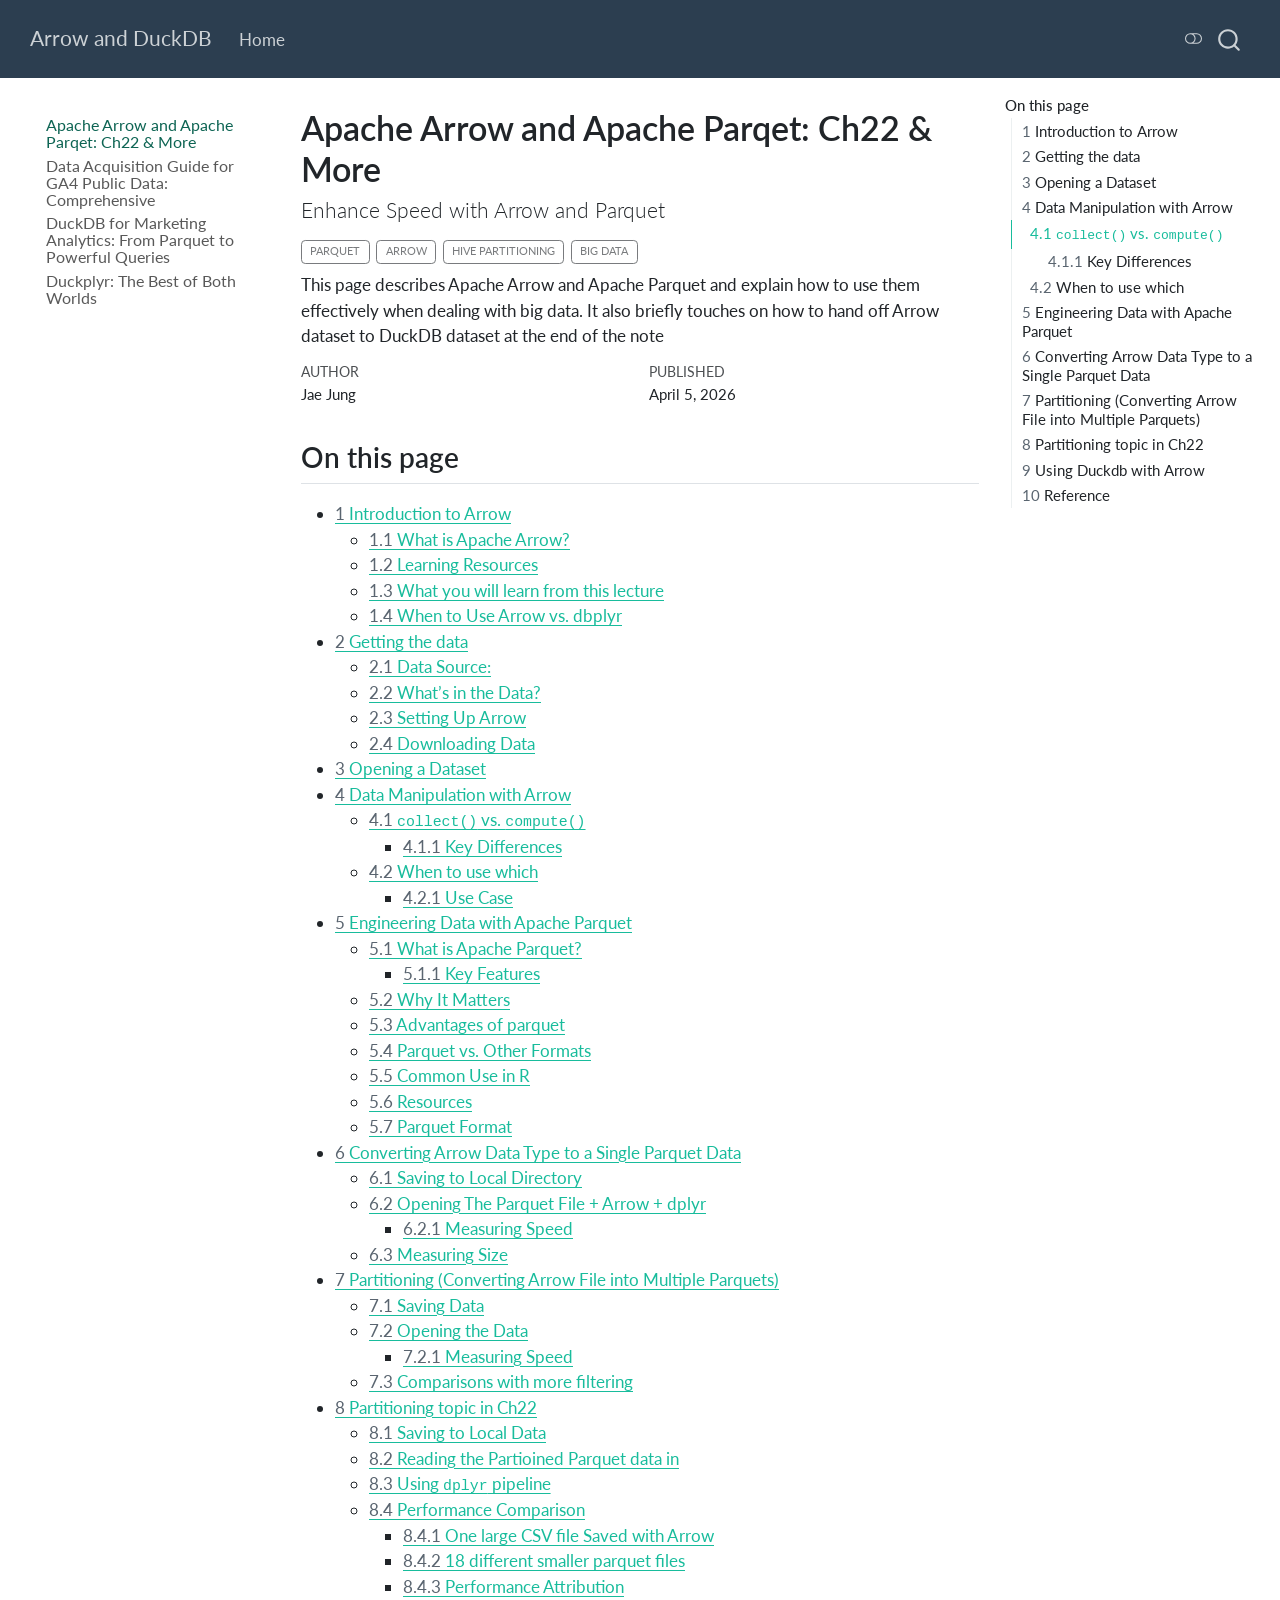
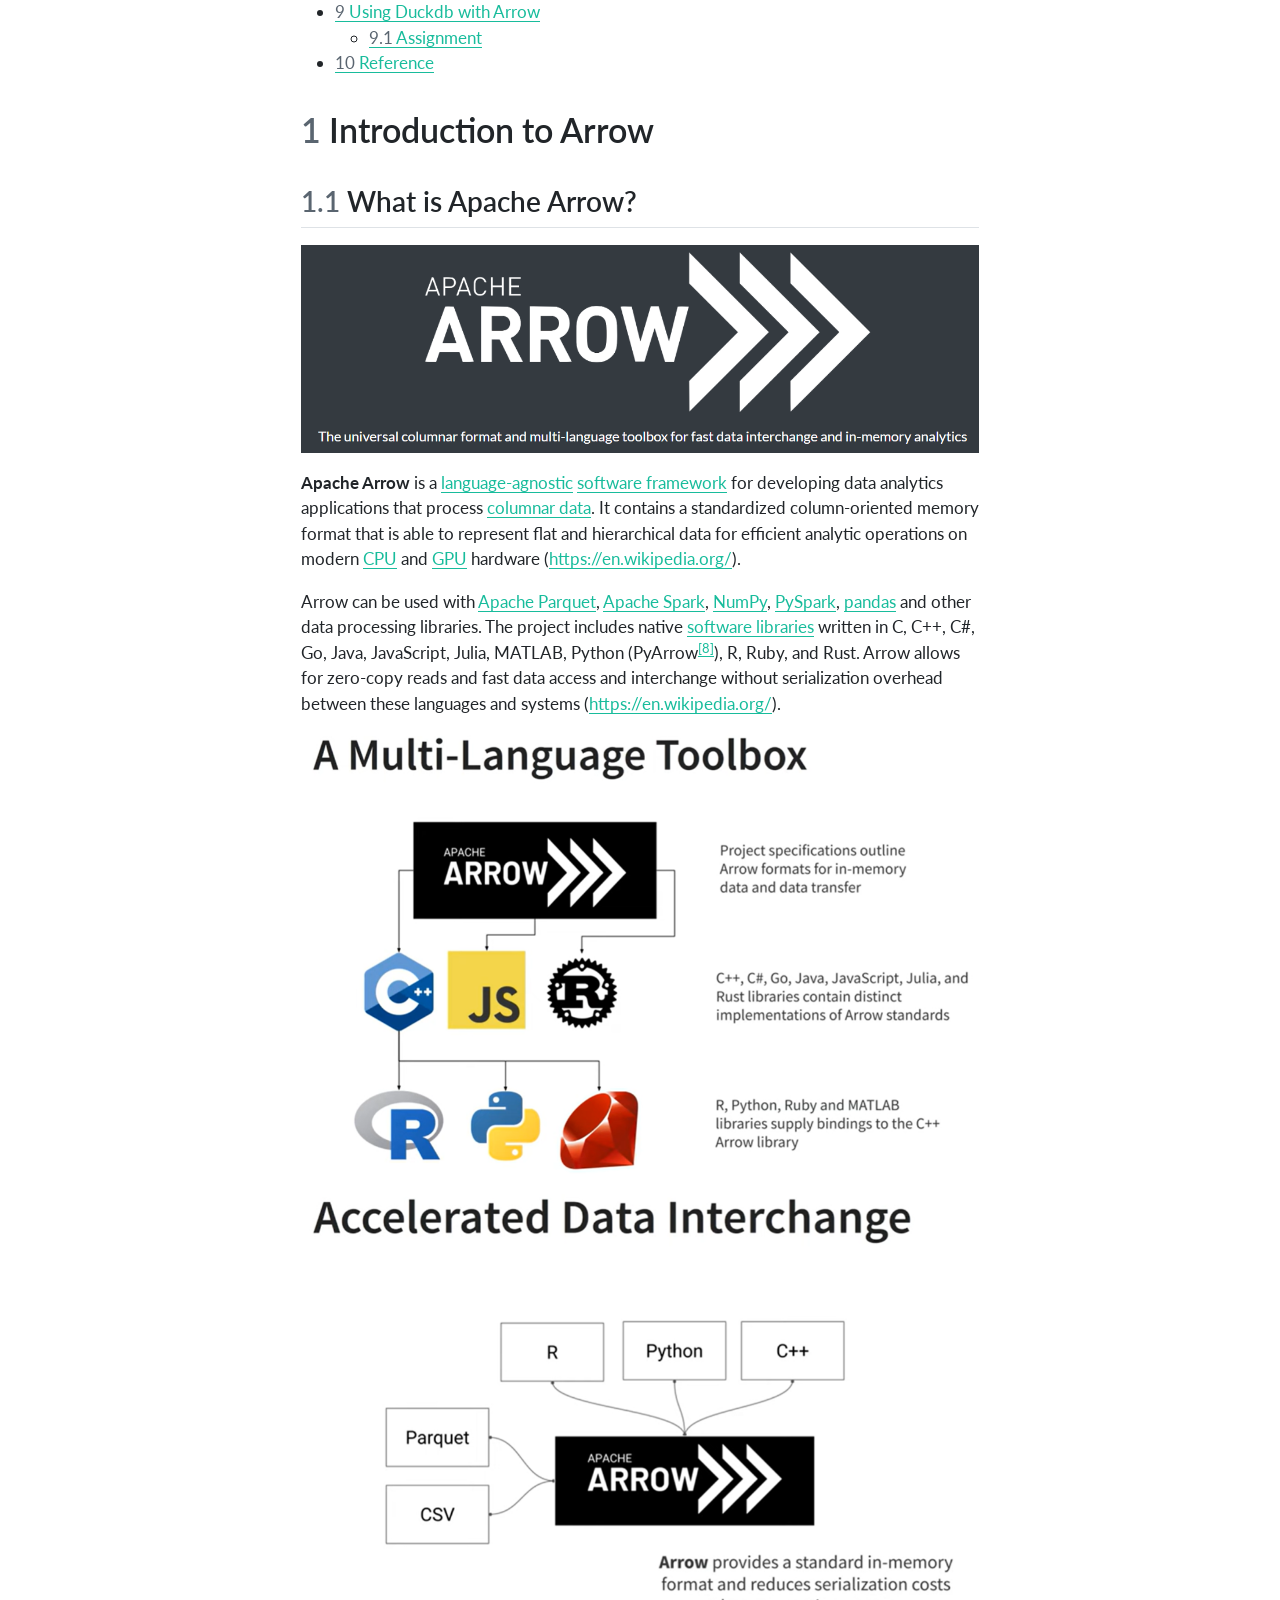
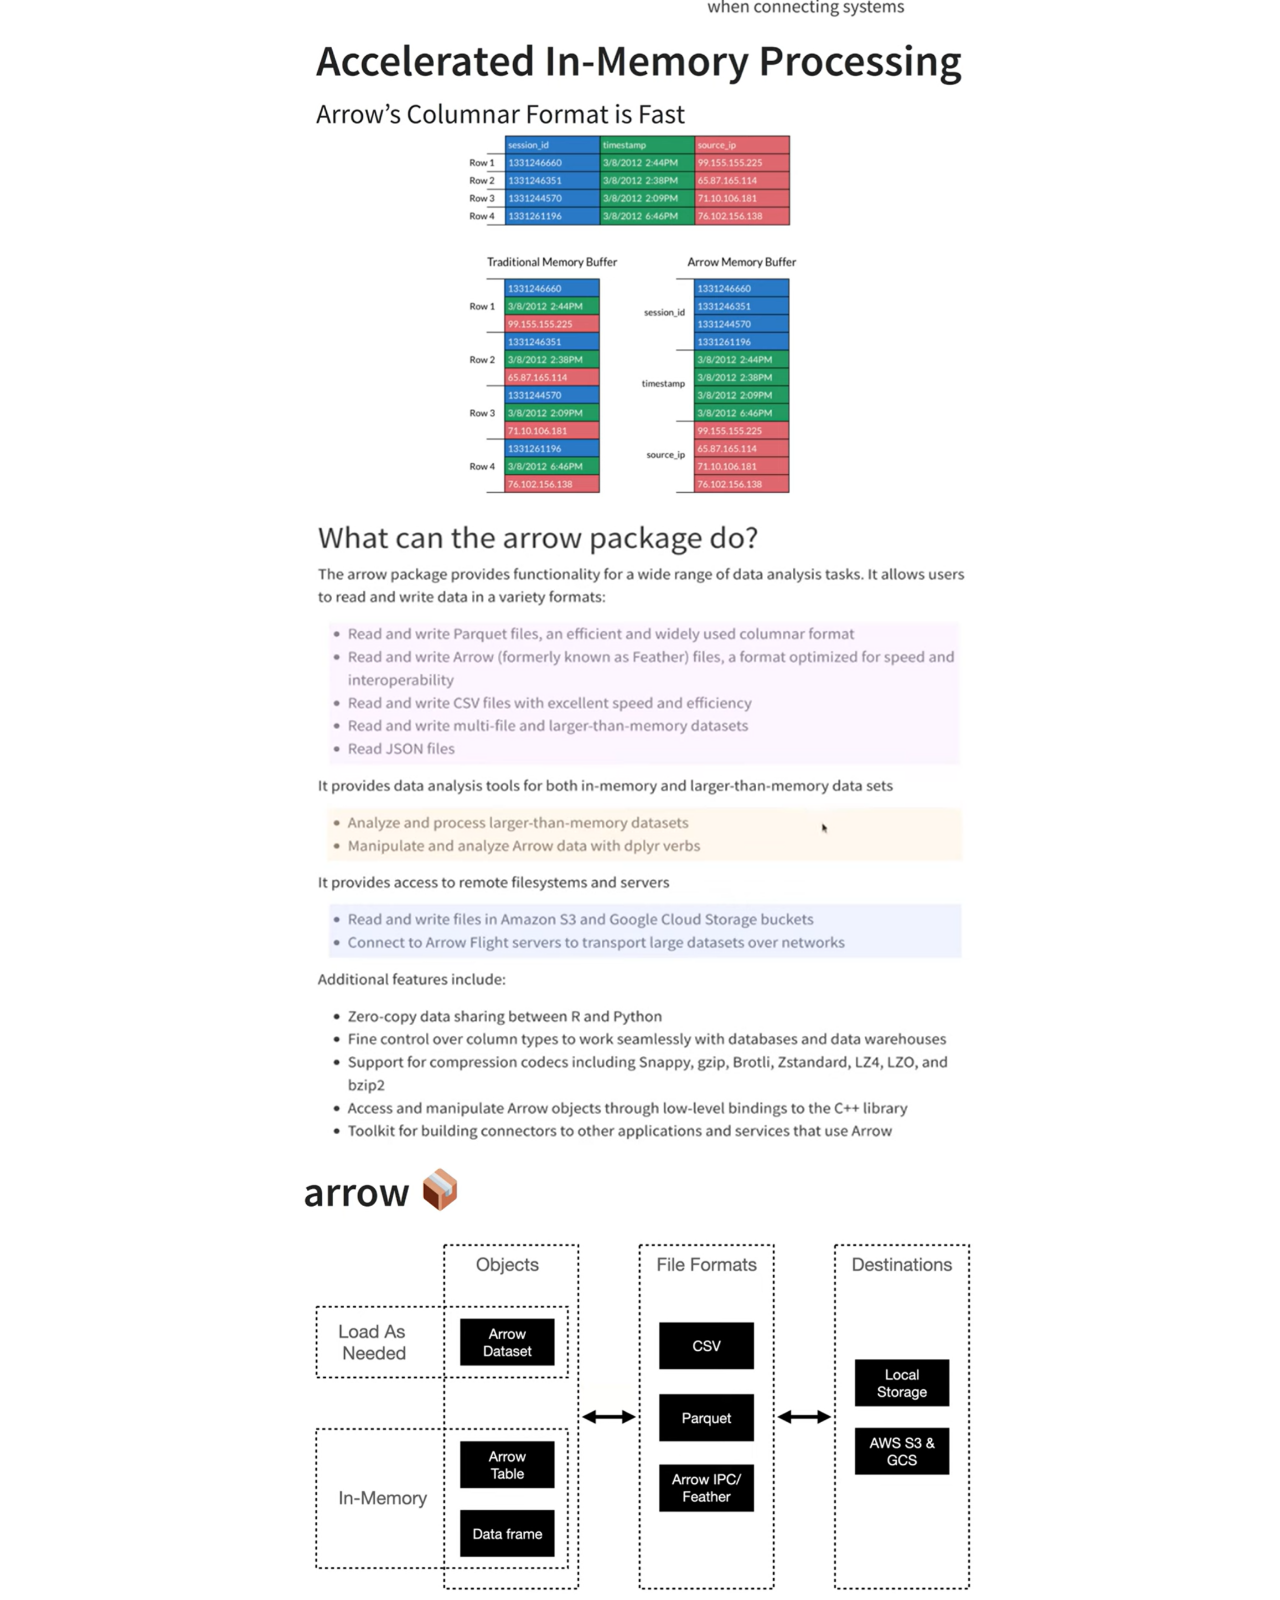
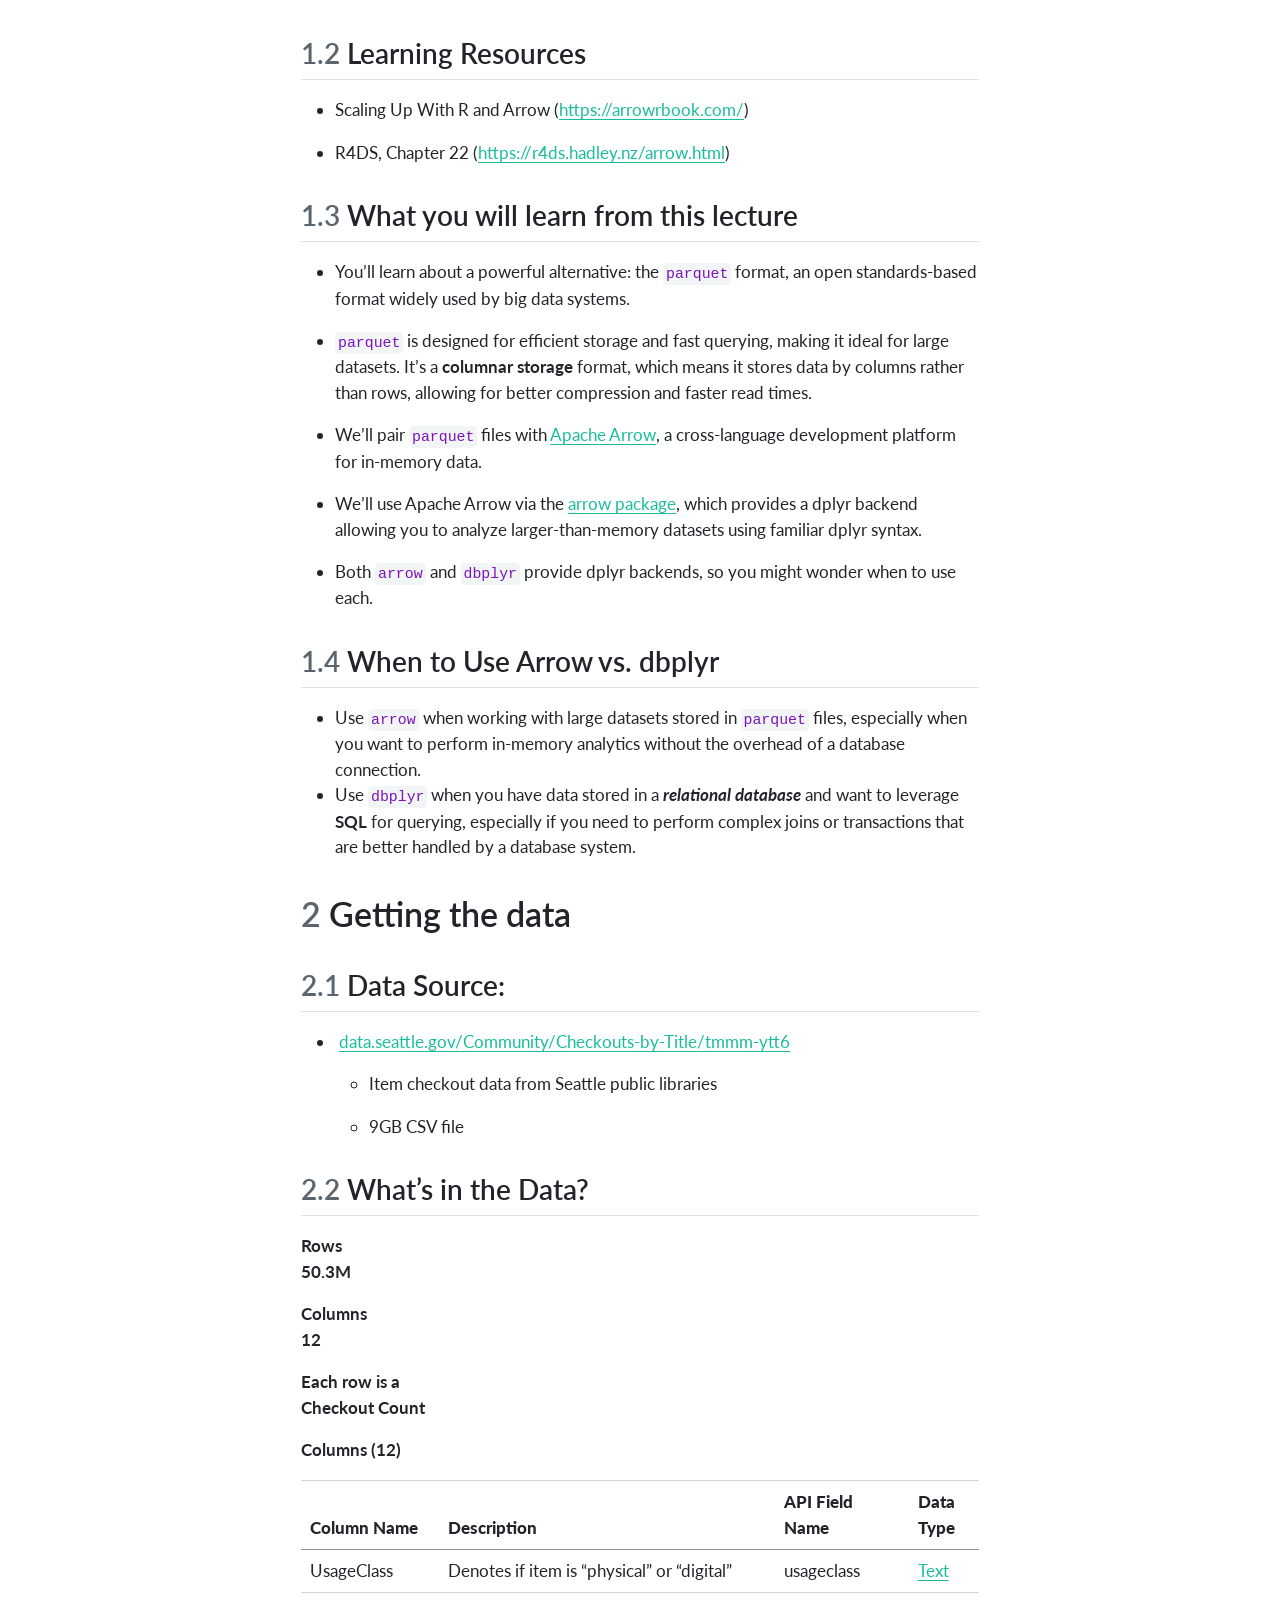
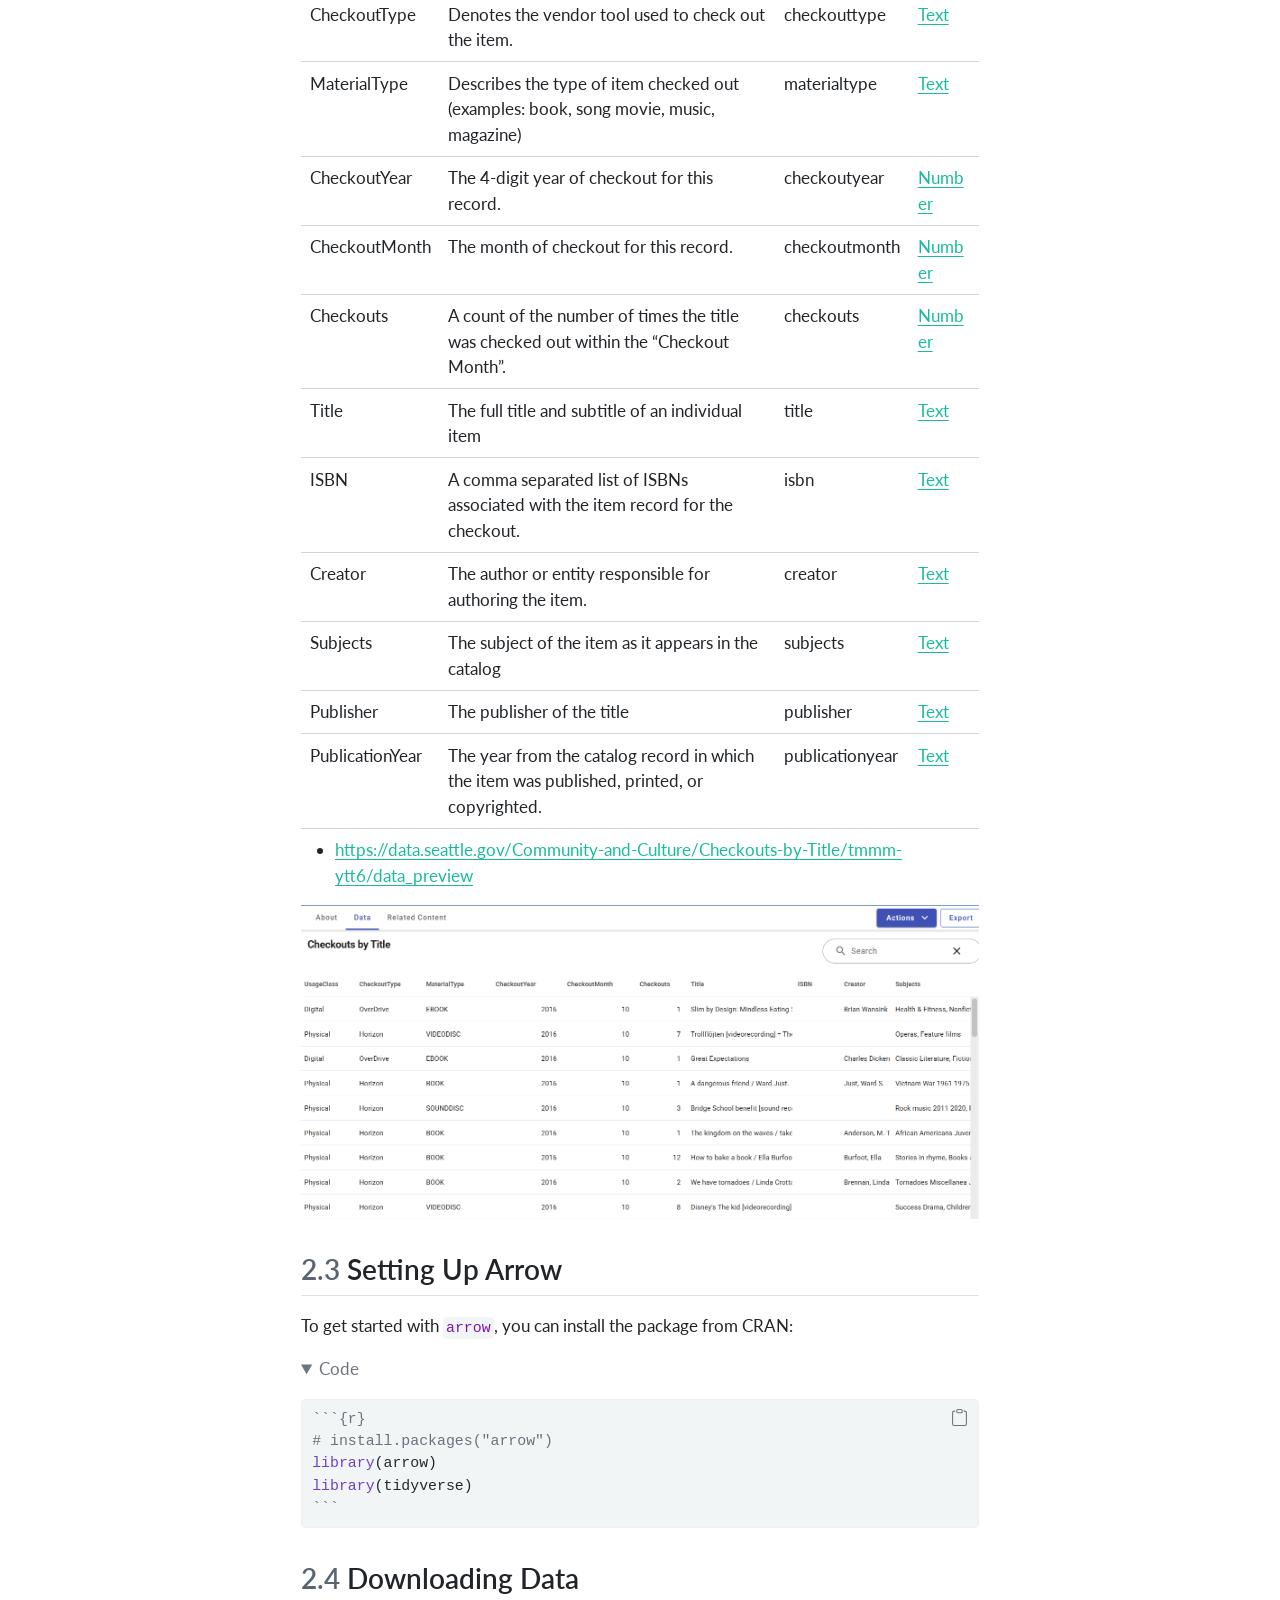
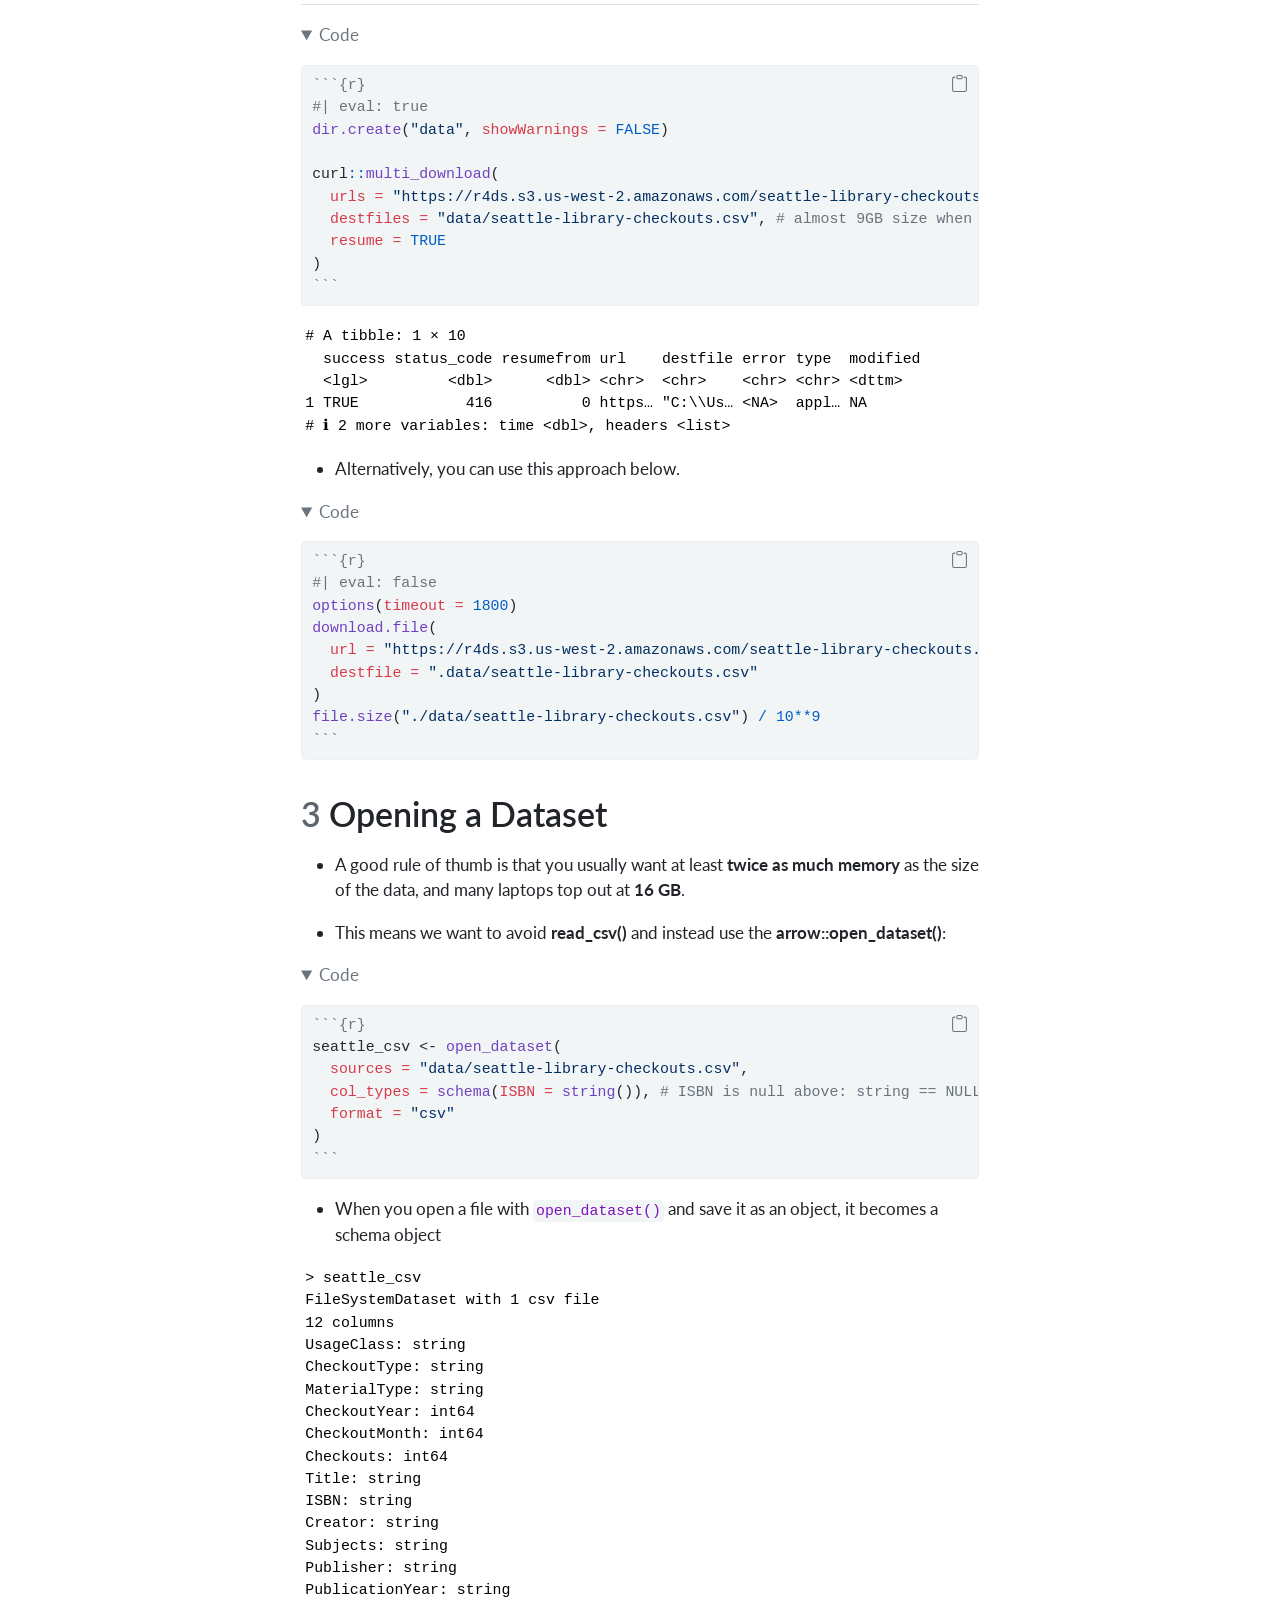
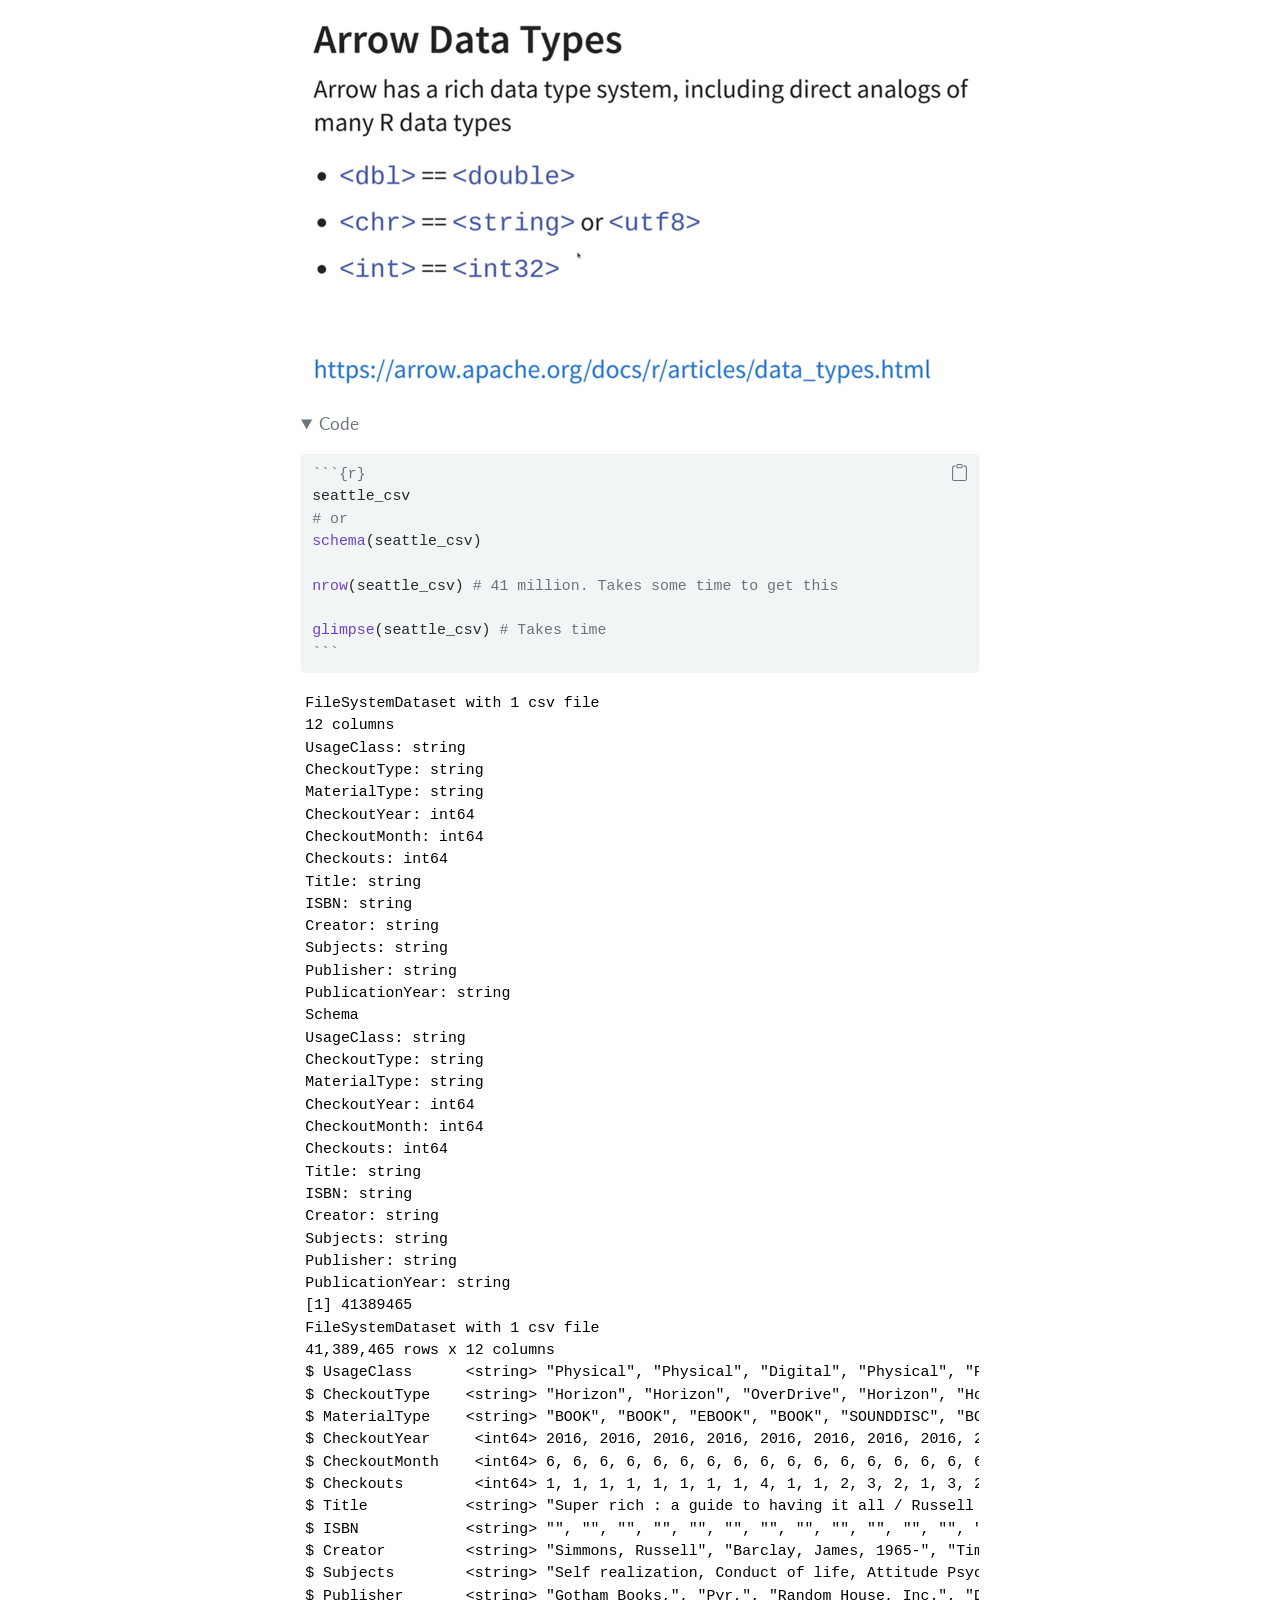
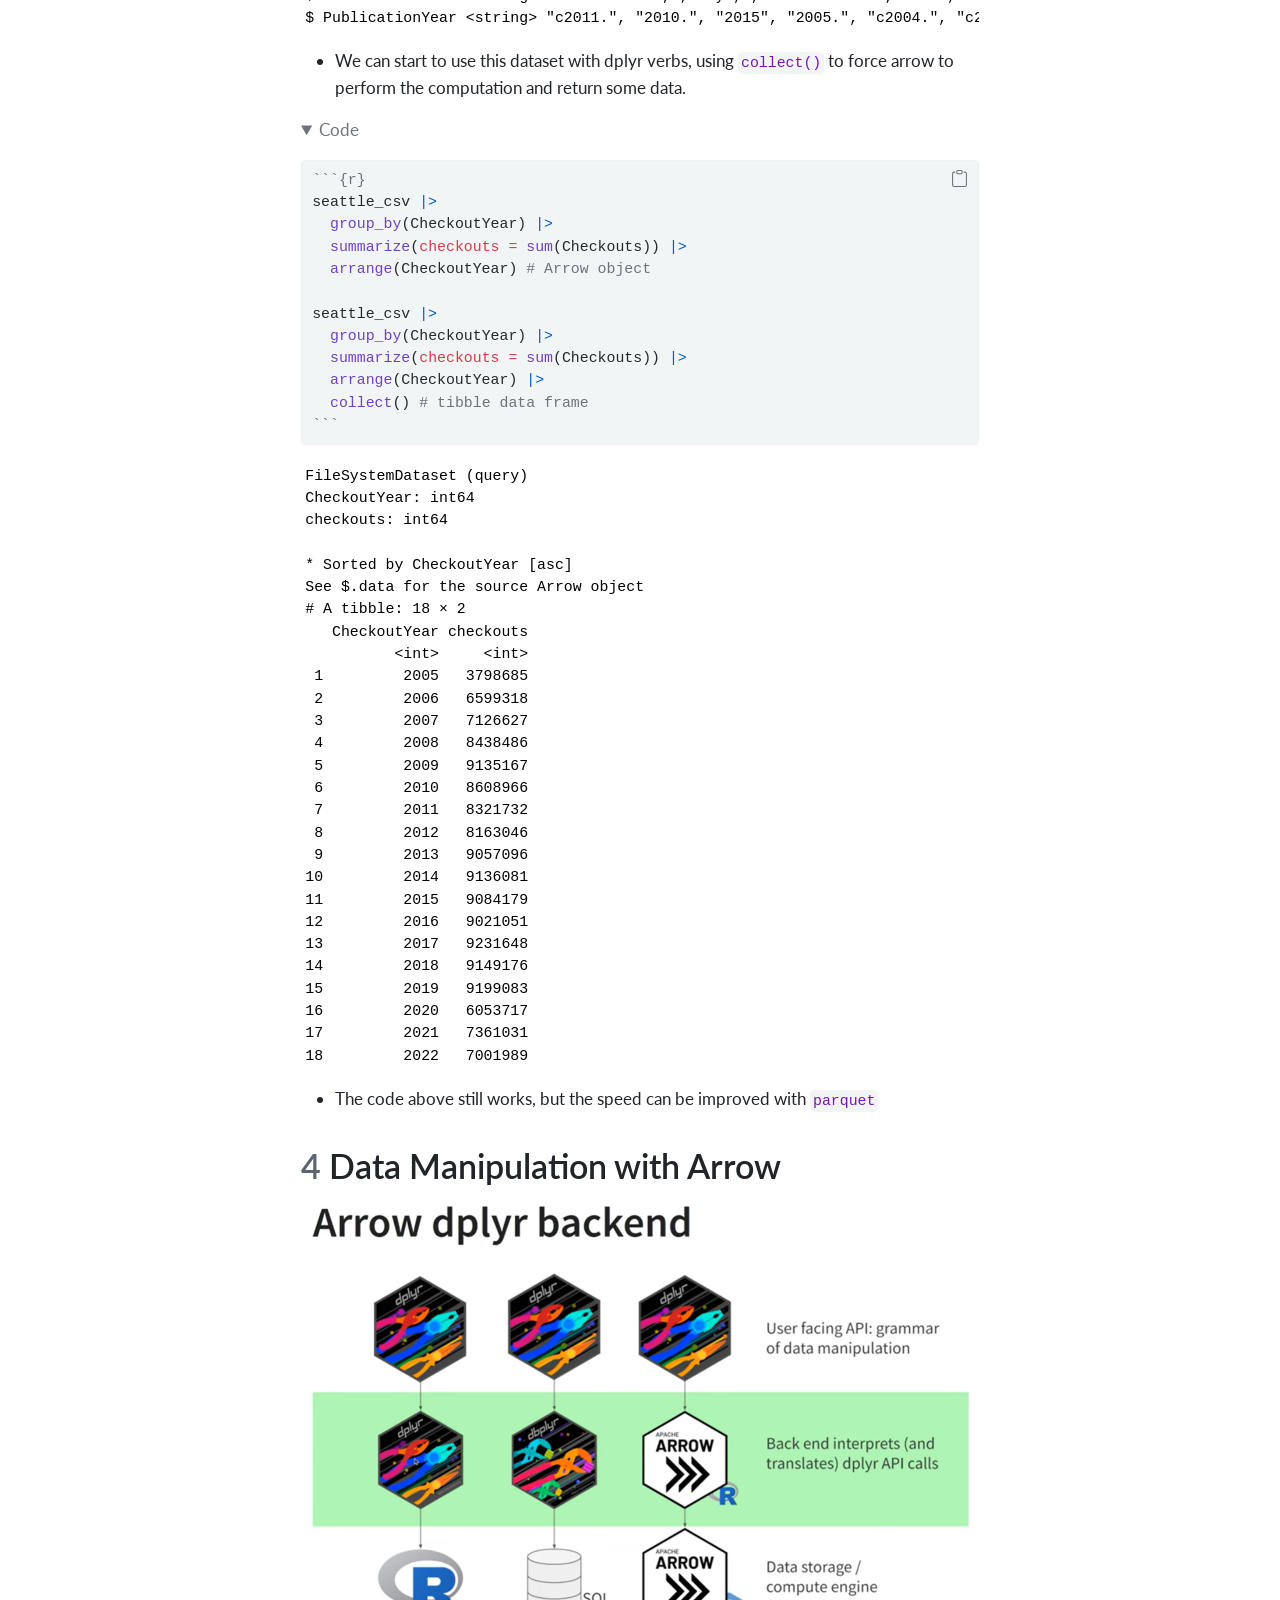
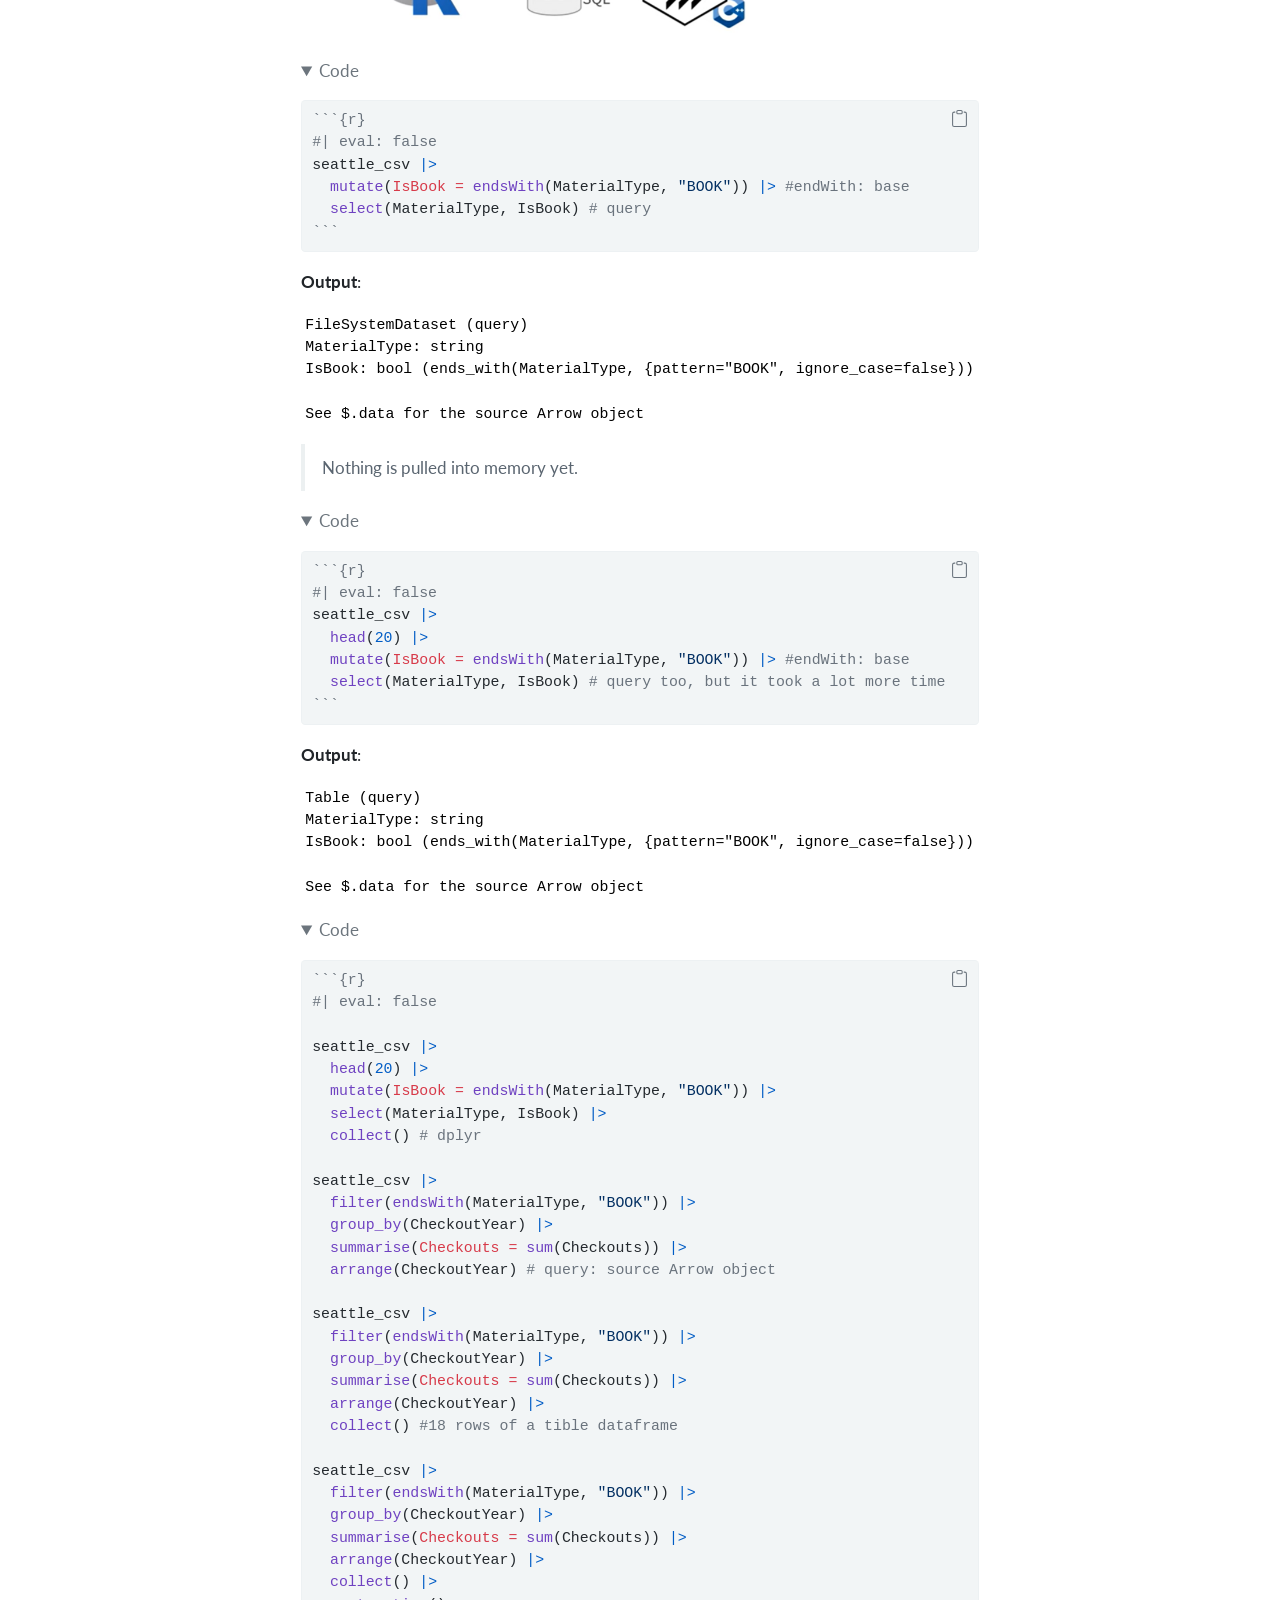
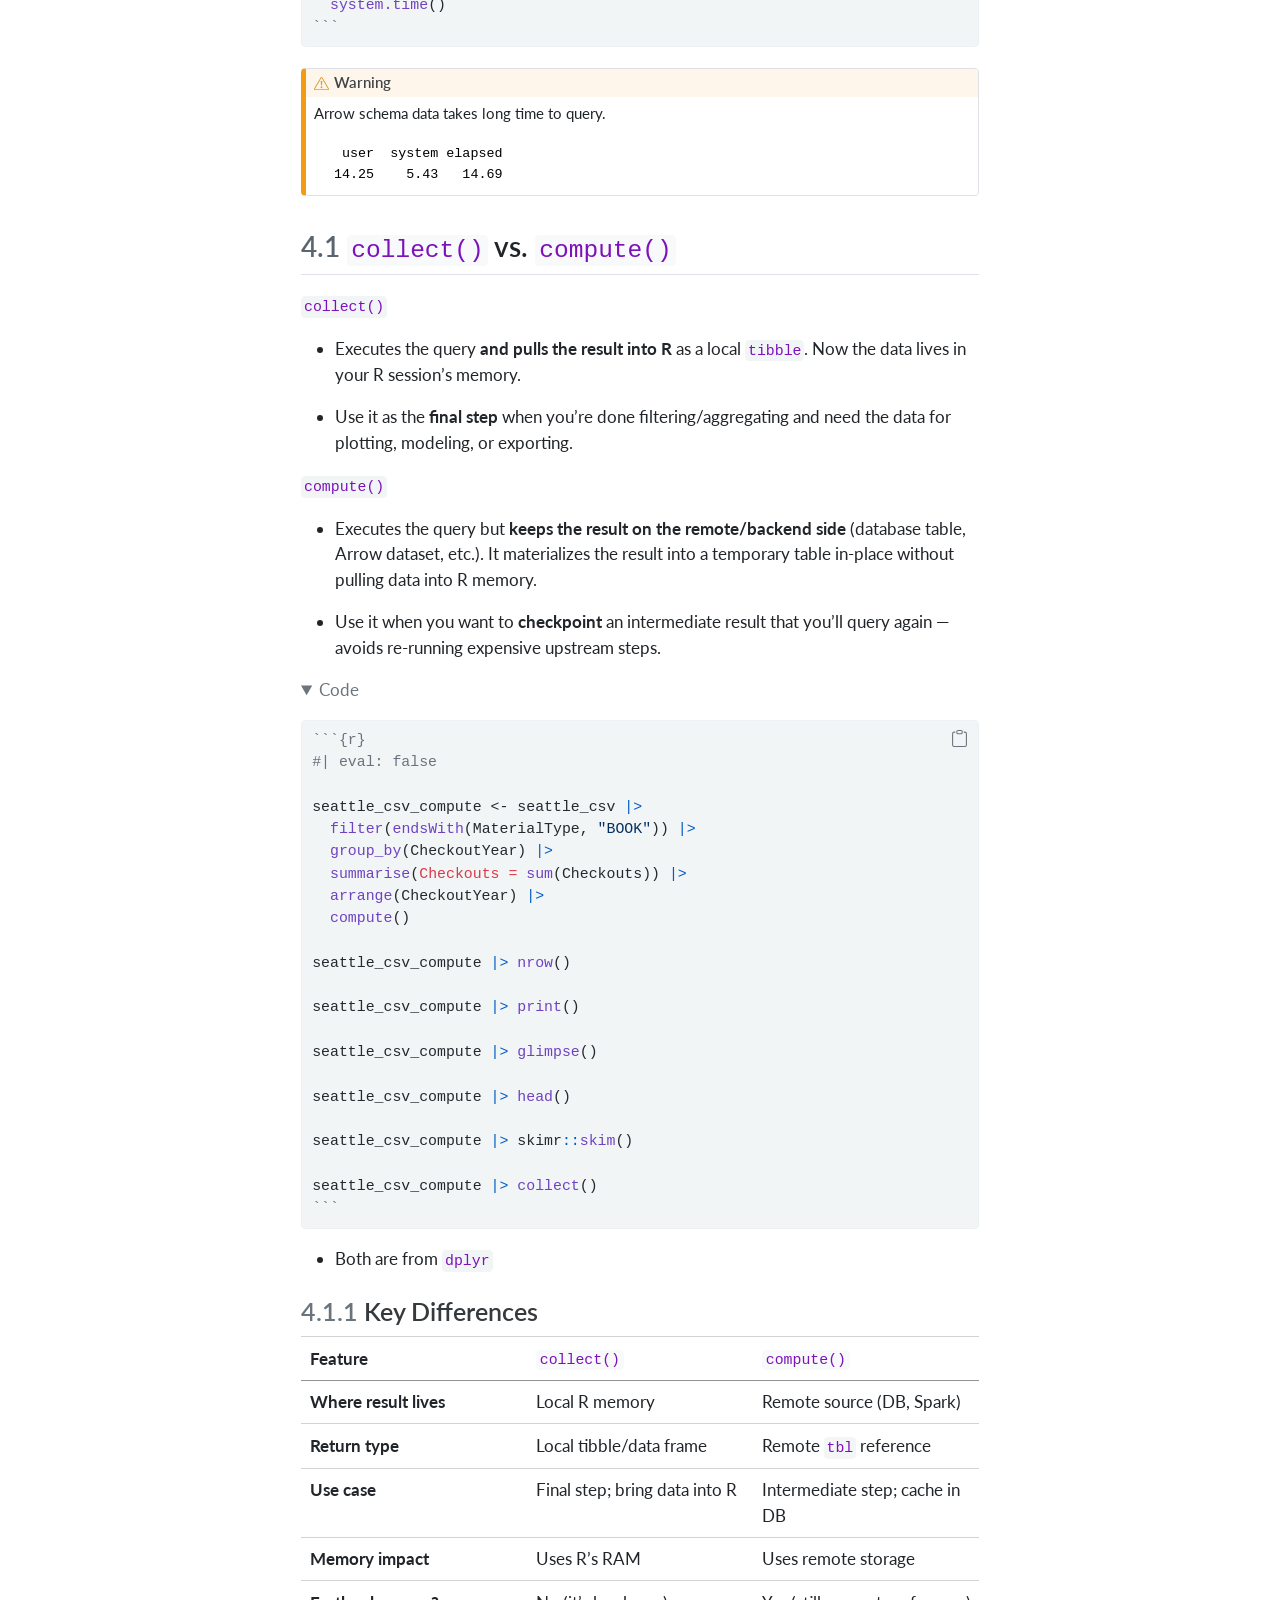
<file: docs/arrow.html>
<!DOCTYPE html>
<html xmlns="http://www.w3.org/1999/xhtml" lang="en" xml:lang="en"><head>
<meta http-equiv="Content-Type" content="text/html; charset=UTF-8">
<meta charset="utf-8">
<meta name="generator" content="quarto-1.8.26">
<meta name="viewport" content="width=device-width, initial-scale=1.0, user-scalable=yes">
<meta name="author" content="Jae Jung">
<meta name="dcterms.date" content="2026-04-05">
<meta name="description" content="This page describes Apache Arrow and Apache Parquet and explain how to use them effectively when dealing with big data. It also briefly touches on how to hand off Arrow dataset to DuckDB dataset at the end of the note">
<title>Apache Arrow and Apache Parqet: Ch22 &amp; More – Arrow and DuckDB</title>
<style>
code{white-space: pre-wrap;}
span.smallcaps{font-variant: small-caps;}
div.columns{display: flex; gap: min(4vw, 1.5em);}
div.column{flex: auto; overflow-x: auto;}
div.hanging-indent{margin-left: 1.5em; text-indent: -1.5em;}
ul.task-list{list-style: none;}
ul.task-list li input[type="checkbox"] {
  width: 0.8em;
  margin: 0 0.8em 0.2em -1em; /* quarto-specific, see https://github.com/quarto-dev/quarto-cli/issues/4556 */ 
  vertical-align: middle;
}
/* CSS for syntax highlighting */
html { -webkit-text-size-adjust: 100%; }
pre > code.sourceCode { white-space: pre; position: relative; }
pre > code.sourceCode > span { display: inline-block; line-height: 1.25; }
pre > code.sourceCode > span:empty { height: 1.2em; }
.sourceCode { overflow: visible; }
code.sourceCode > span { color: inherit; text-decoration: inherit; }
div.sourceCode { margin: 1em 0; }
pre.sourceCode { margin: 0; }
@media screen {
div.sourceCode { overflow: auto; }
}
@media print {
pre > code.sourceCode { white-space: pre-wrap; }
pre > code.sourceCode > span { text-indent: -5em; padding-left: 5em; }
}
pre.numberSource code
  { counter-reset: source-line 0; }
pre.numberSource code > span
  { position: relative; left: -4em; counter-increment: source-line; }
pre.numberSource code > span > a:first-child::before
  { content: counter(source-line);
    position: relative; left: -1em; text-align: right; vertical-align: baseline;
    border: none; display: inline-block;
    -webkit-touch-callout: none; -webkit-user-select: none;
    -khtml-user-select: none; -moz-user-select: none;
    -ms-user-select: none; user-select: none;
    padding: 0 4px; width: 4em;
  }
pre.numberSource { margin-left: 3em;  padding-left: 4px; }
div.sourceCode
  {   }
@media screen {
pre > code.sourceCode > span > a:first-child::before { text-decoration: underline; }
}
</style>

<script src="site_libs/quarto-nav/quarto-nav.js"></script>
<script src="site_libs/quarto-nav/headroom.min.js"></script>
<script src="site_libs/clipboard/clipboard.min.js"></script>
<script src="site_libs/quarto-search/autocomplete.umd.js"></script>
<script src="site_libs/quarto-search/fuse.min.js"></script>
<script src="site_libs/quarto-search/quarto-search.js"></script>
<meta name="quarto:offset" content="./">
<script src="site_libs/quarto-html/quarto.js" type="module"></script>
<script src="site_libs/quarto-html/tabsets/tabsets.js" type="module"></script>
<script src="site_libs/quarto-html/axe/axe-check.js" type="module"></script>
<script src="site_libs/quarto-html/popper.min.js"></script>
<script src="site_libs/quarto-html/tippy.umd.min.js"></script>
<script src="site_libs/quarto-html/anchor.min.js"></script>
<link href="site_libs/quarto-html/tippy.css" rel="stylesheet">
<link href="site_libs/quarto-html/quarto-syntax-highlighting-597958c53c93a607afca12fd375c57ed.css" rel="stylesheet" class="quarto-color-scheme" id="quarto-text-highlighting-styles">
<link href="site_libs/quarto-html/quarto-syntax-highlighting-dark-7ac2f9da8c2617a4fdd15004b4601015.css" rel="stylesheet" class="quarto-color-scheme quarto-color-alternate" id="quarto-text-highlighting-styles">
<link href="site_libs/quarto-html/quarto-syntax-highlighting-597958c53c93a607afca12fd375c57ed.css" rel="stylesheet" class="quarto-color-scheme-extra" id="quarto-text-highlighting-styles">
<script src="site_libs/bootstrap/bootstrap.min.js"></script>
<link href="site_libs/bootstrap/bootstrap-icons.css" rel="stylesheet">
<link href="site_libs/bootstrap/bootstrap-ea2c01f27a86cd888be845a75ab84aaf.min.css" rel="stylesheet" append-hash="true" class="quarto-color-scheme" id="quarto-bootstrap" data-mode="light">
<link href="site_libs/bootstrap/bootstrap-dark-78d0a13e6d35108d84457cbe65748f29.min.css" rel="stylesheet" append-hash="true" class="quarto-color-scheme quarto-color-alternate" id="quarto-bootstrap" data-mode="dark">
<link href="site_libs/bootstrap/bootstrap-ea2c01f27a86cd888be845a75ab84aaf.min.css" rel="stylesheet" append-hash="true" class="quarto-color-scheme-extra" id="quarto-bootstrap" data-mode="light"><script id="quarto-search-options" type="application/json">{
  "location": "navbar",
  "copy-button": false,
  "collapse-after": 3,
  "panel-placement": "end",
  "type": "overlay",
  "limit": 50,
  "keyboard-shortcut": [
    "f",
    "/",
    "s"
  ],
  "show-item-context": false,
  "language": {
    "search-no-results-text": "No results",
    "search-matching-documents-text": "matching documents",
    "search-copy-link-title": "Copy link to search",
    "search-hide-matches-text": "Hide additional matches",
    "search-more-match-text": "more match in this document",
    "search-more-matches-text": "more matches in this document",
    "search-clear-button-title": "Clear",
    "search-text-placeholder": "",
    "search-detached-cancel-button-title": "Cancel",
    "search-submit-button-title": "Submit",
    "search-label": "Search"
  }
}</script><style>html{ scroll-behavior: smooth; }</style>
</head>
<body class="nav-sidebar floating nav-fixed quarto-light"><script id="quarto-html-before-body" type="application/javascript">
    const toggleBodyColorMode = (bsSheetEl) => {
      const mode = bsSheetEl.getAttribute("data-mode");
      const bodyEl = window.document.querySelector("body");
      if (mode === "dark") {
        bodyEl.classList.add("quarto-dark");
        bodyEl.classList.remove("quarto-light");
      } else {
        bodyEl.classList.add("quarto-light");
        bodyEl.classList.remove("quarto-dark");
      }
    }
    const toggleBodyColorPrimary = () => {
      const bsSheetEl = window.document.querySelector("link#quarto-bootstrap:not([rel=disabled-stylesheet])");
      if (bsSheetEl) {
        toggleBodyColorMode(bsSheetEl);
      }
    }
    const setColorSchemeToggle = (alternate) => {
      const toggles = window.document.querySelectorAll('.quarto-color-scheme-toggle');
      for (let i=0; i < toggles.length; i++) {
        const toggle = toggles[i];
        if (toggle) {
          if (alternate) {
            toggle.classList.add("alternate");
          } else {
            toggle.classList.remove("alternate");
          }
        }
      }
    };
    const toggleColorMode = (alternate) => {
      // Switch the stylesheets
      const primaryStylesheets = window.document.querySelectorAll('link.quarto-color-scheme:not(.quarto-color-alternate)');
      const alternateStylesheets = window.document.querySelectorAll('link.quarto-color-scheme.quarto-color-alternate');
      manageTransitions('#quarto-margin-sidebar .nav-link', false);
      if (alternate) {
        // note: dark is layered on light, we don't disable primary!
        enableStylesheet(alternateStylesheets);
        for (const sheetNode of alternateStylesheets) {
          if (sheetNode.id === "quarto-bootstrap") {
            toggleBodyColorMode(sheetNode);
          }
        }
      } else {
        disableStylesheet(alternateStylesheets);
        enableStylesheet(primaryStylesheets)
        toggleBodyColorPrimary();
      }
      manageTransitions('#quarto-margin-sidebar .nav-link', true);
      // Switch the toggles
      setColorSchemeToggle(alternate)
      // Hack to workaround the fact that safari doesn't
      // properly recolor the scrollbar when toggling (#1455)
      if (navigator.userAgent.indexOf('Safari') > 0 && navigator.userAgent.indexOf('Chrome') == -1) {
        manageTransitions("body", false);
        window.scrollTo(0, 1);
        setTimeout(() => {
          window.scrollTo(0, 0);
          manageTransitions("body", true);
        }, 40);
      }
    }
    const disableStylesheet = (stylesheets) => {
      for (let i=0; i < stylesheets.length; i++) {
        const stylesheet = stylesheets[i];
        stylesheet.rel = 'disabled-stylesheet';
      }
    }
    const enableStylesheet = (stylesheets) => {
      for (let i=0; i < stylesheets.length; i++) {
        const stylesheet = stylesheets[i];
        if(stylesheet.rel !== 'stylesheet') { // for Chrome, which will still FOUC without this check
          stylesheet.rel = 'stylesheet';
        }
      }
    }
    const manageTransitions = (selector, allowTransitions) => {
      const els = window.document.querySelectorAll(selector);
      for (let i=0; i < els.length; i++) {
        const el = els[i];
        if (allowTransitions) {
          el.classList.remove('notransition');
        } else {
          el.classList.add('notransition');
        }
      }
    }
    const isFileUrl = () => {
      return window.location.protocol === 'file:';
    }
    const hasAlternateSentinel = () => {
      let styleSentinel = getColorSchemeSentinel();
      if (styleSentinel !== null) {
        return styleSentinel === "alternate";
      } else {
        return false;
      }
    }
    const setStyleSentinel = (alternate) => {
      const value = alternate ? "alternate" : "default";
      if (!isFileUrl()) {
        window.localStorage.setItem("quarto-color-scheme", value);
      } else {
        localAlternateSentinel = value;
      }
    }
    const getColorSchemeSentinel = () => {
      if (!isFileUrl()) {
        const storageValue = window.localStorage.getItem("quarto-color-scheme");
        return storageValue != null ? storageValue : localAlternateSentinel;
      } else {
        return localAlternateSentinel;
      }
    }
    const toggleGiscusIfUsed = (isAlternate, darkModeDefault) => {
      const baseTheme = document.querySelector('#giscus-base-theme')?.value ?? 'light';
      const alternateTheme = document.querySelector('#giscus-alt-theme')?.value ?? 'dark';
      let newTheme = '';
      if(authorPrefersDark) {
        newTheme = isAlternate ? baseTheme : alternateTheme;
      } else {
        newTheme = isAlternate ? alternateTheme : baseTheme;
      }
      const changeGiscusTheme = () => {
        // From: https://github.com/giscus/giscus/issues/336
        const sendMessage = (message) => {
          const iframe = document.querySelector('iframe.giscus-frame');
          if (!iframe) return;
          iframe.contentWindow.postMessage({ giscus: message }, 'https://giscus.app');
        }
        sendMessage({
          setConfig: {
            theme: newTheme
          }
        });
      }
      const isGiscussLoaded = window.document.querySelector('iframe.giscus-frame') !== null;
      if (isGiscussLoaded) {
        changeGiscusTheme();
      }
    };
    const authorPrefersDark = false;
    const darkModeDefault = authorPrefersDark;
      document.querySelector('link#quarto-text-highlighting-styles.quarto-color-scheme-extra').rel = 'disabled-stylesheet';
      document.querySelector('link#quarto-bootstrap.quarto-color-scheme-extra').rel = 'disabled-stylesheet';
    let localAlternateSentinel = darkModeDefault ? 'alternate' : 'default';
    // Dark / light mode switch
    window.quartoToggleColorScheme = () => {
      // Read the current dark / light value
      let toAlternate = !hasAlternateSentinel();
      toggleColorMode(toAlternate);
      setStyleSentinel(toAlternate);
      toggleGiscusIfUsed(toAlternate, darkModeDefault);
      window.dispatchEvent(new Event('resize'));
    };
    // Switch to dark mode if need be
    if (hasAlternateSentinel()) {
      toggleColorMode(true);
    } else {
      toggleColorMode(false);
    }
  </script>

<div id="quarto-search-results"></div>
  <header id="quarto-header" class="headroom fixed-top"><nav class="navbar navbar-expand-lg " data-bs-theme="dark"><div class="navbar-container container-fluid">
      <div class="navbar-brand-container mx-auto">
    <a class="navbar-brand" href="./index.html">
    <span class="navbar-title">Arrow and DuckDB</span>
    </a>
  </div>
            <div id="quarto-search" class="" title="Search"></div>
          <button class="navbar-toggler" type="button" data-bs-toggle="collapse" data-bs-target="#navbarCollapse" aria-controls="navbarCollapse" role="menu" aria-expanded="false" aria-label="Toggle navigation" onclick="if (window.quartoToggleHeadroom) { window.quartoToggleHeadroom(); }">
  <span class="navbar-toggler-icon"></span>
</button>
          <div class="collapse navbar-collapse" id="navbarCollapse">
            <ul class="navbar-nav navbar-nav-scroll me-auto">
<li class="nav-item">
    <a class="nav-link" href="./index.html"> 
<span class="menu-text">Home</span></a>
  </li>  
</ul>
</div> <!-- /navcollapse -->
            <div class="quarto-navbar-tools">
  <a href="" class="quarto-color-scheme-toggle quarto-navigation-tool  px-1" onclick="window.quartoToggleColorScheme(); return false;" title="Toggle dark mode"><i class="bi"></i></a>
</div>
      </div> <!-- /container-fluid -->
    </nav><nav class="quarto-secondary-nav"><div class="container-fluid d-flex">
      <button type="button" class="quarto-btn-toggle btn" data-bs-toggle="collapse" role="button" data-bs-target=".quarto-sidebar-collapse-item" aria-controls="quarto-sidebar" aria-expanded="false" aria-label="Toggle sidebar navigation" onclick="if (window.quartoToggleHeadroom) { window.quartoToggleHeadroom(); }">
        <i class="bi bi-layout-text-sidebar-reverse"></i>
      </button>
        <nav class="quarto-page-breadcrumbs" aria-label="breadcrumb"><ol class="breadcrumb"><li class="breadcrumb-item"><a href="./arrow.html">Apache Arrow and Apache Parqet: Ch22 &amp; More</a></li></ol></nav>
        <a class="flex-grow-1" role="navigation" data-bs-toggle="collapse" data-bs-target=".quarto-sidebar-collapse-item" aria-controls="quarto-sidebar" aria-expanded="false" aria-label="Toggle sidebar navigation" onclick="if (window.quartoToggleHeadroom) { window.quartoToggleHeadroom(); }">      
        </a>
    </div>
  </nav></header><!-- content --><div id="quarto-content" class="quarto-container page-columns page-rows-contents page-layout-article page-navbar">
<!-- sidebar -->
  <nav id="quarto-sidebar" class="sidebar collapse collapse-horizontal quarto-sidebar-collapse-item sidebar-navigation floating overflow-auto"><div class="sidebar-menu-container"> 
    <ul class="list-unstyled mt-1">
<li class="sidebar-item">
  <div class="sidebar-item-container"> 
  <a href="./arrow.html" class="sidebar-item-text sidebar-link active">
 <span class="menu-text">Apache Arrow and Apache Parqet: Ch22 &amp; More</span></a>
  </div>
</li>
        <li class="sidebar-item">
  <div class="sidebar-item-container"> 
  <a href="./ga4_data_setup.html" class="sidebar-item-text sidebar-link">
 <span class="menu-text">Data Acquisition Guide for GA4 Public Data: Comprehensive</span></a>
  </div>
</li>
        <li class="sidebar-item">
  <div class="sidebar-item-container"> 
  <a href="./duckdb.html" class="sidebar-item-text sidebar-link">
 <span class="menu-text">DuckDB for Marketing Analytics: From Parquet to Powerful Queries</span></a>
  </div>
</li>
        <li class="sidebar-item">
  <div class="sidebar-item-container"> 
  <a href="./duckplyr.html" class="sidebar-item-text sidebar-link">
 <span class="menu-text">Duckplyr: The Best of Both Worlds</span></a>
  </div>
</li>
    </ul>
</div>
</nav><div id="quarto-sidebar-glass" class="quarto-sidebar-collapse-item" data-bs-toggle="collapse" data-bs-target=".quarto-sidebar-collapse-item"></div>
<!-- margin-sidebar -->
    <div id="quarto-margin-sidebar" class="sidebar margin-sidebar">
        <nav id="TOC" role="doc-toc" class="toc-active" data-toc-expanded="1"><h2 id="toc-title">On this page</h2>
   
  <ul>
<li>
<a href="#introduction-to-arrow" id="toc-introduction-to-arrow" class="nav-link active" data-scroll-target="#introduction-to-arrow"><span class="header-section-number">1</span> Introduction to Arrow</a>
  <ul class="collapse">
<li><a href="#what-is-apache-arrow" id="toc-what-is-apache-arrow" class="nav-link" data-scroll-target="#what-is-apache-arrow"><span class="header-section-number">1.1</span> What is Apache Arrow?</a></li>
  <li><a href="#learning-resources" id="toc-learning-resources" class="nav-link" data-scroll-target="#learning-resources"><span class="header-section-number">1.2</span> Learning Resources</a></li>
  <li><a href="#what-you-will-learn-from-this-lecture" id="toc-what-you-will-learn-from-this-lecture" class="nav-link" data-scroll-target="#what-you-will-learn-from-this-lecture"><span class="header-section-number">1.3</span> What you will learn from this lecture</a></li>
  <li><a href="#when-to-use-arrow-vs.-dbplyr" id="toc-when-to-use-arrow-vs.-dbplyr" class="nav-link" data-scroll-target="#when-to-use-arrow-vs.-dbplyr"><span class="header-section-number">1.4</span> When to Use Arrow vs.&nbsp;dbplyr</a></li>
  </ul>
</li>
  <li>
<a href="#getting-the-data" id="toc-getting-the-data" class="nav-link" data-scroll-target="#getting-the-data"><span class="header-section-number">2</span> Getting the data</a>
  <ul class="collapse">
<li><a href="#data-source" id="toc-data-source" class="nav-link" data-scroll-target="#data-source"><span class="header-section-number">2.1</span> Data Source:</a></li>
  <li><a href="#whats-in-the-data" id="toc-whats-in-the-data" class="nav-link" data-scroll-target="#whats-in-the-data"><span class="header-section-number">2.2</span> What’s in the Data?</a></li>
  <li><a href="#setting-up-arrow" id="toc-setting-up-arrow" class="nav-link" data-scroll-target="#setting-up-arrow"><span class="header-section-number">2.3</span> Setting Up Arrow</a></li>
  <li><a href="#downloading-data" id="toc-downloading-data" class="nav-link" data-scroll-target="#downloading-data"><span class="header-section-number">2.4</span> Downloading Data</a></li>
  </ul>
</li>
  <li><a href="#opening-a-dataset" id="toc-opening-a-dataset" class="nav-link" data-scroll-target="#opening-a-dataset"><span class="header-section-number">3</span> Opening a Dataset</a></li>
  <li>
<a href="#data-manipulation-with-arrow" id="toc-data-manipulation-with-arrow" class="nav-link" data-scroll-target="#data-manipulation-with-arrow"><span class="header-section-number">4</span> Data Manipulation with Arrow</a>
  <ul class="collapse">
<li>
<a href="#collect-vs.-compute" id="toc-collect-vs.-compute" class="nav-link" data-scroll-target="#collect-vs.-compute"><span class="header-section-number">4.1</span> <code>collect()</code> vs.&nbsp;<code>compute()</code></a>
  <ul class="collapse">
<li><a href="#key-differences" id="toc-key-differences" class="nav-link" data-scroll-target="#key-differences"><span class="header-section-number">4.1.1</span> Key Differences</a></li>
  </ul>
</li>
  <li>
<a href="#when-to-use-which" id="toc-when-to-use-which" class="nav-link" data-scroll-target="#when-to-use-which"><span class="header-section-number">4.2</span> When to use which</a>
  <ul class="collapse">
<li><a href="#use-case" id="toc-use-case" class="nav-link" data-scroll-target="#use-case"><span class="header-section-number">4.2.1</span> Use Case</a></li>
  </ul>
</li>
  </ul>
</li>
  <li>
<a href="#engineering-data-with-apache-parquet" id="toc-engineering-data-with-apache-parquet" class="nav-link" data-scroll-target="#engineering-data-with-apache-parquet"><span class="header-section-number">5</span> Engineering Data with Apache Parquet</a>
  <ul class="collapse">
<li>
<a href="#what-is-apache-parquet" id="toc-what-is-apache-parquet" class="nav-link" data-scroll-target="#what-is-apache-parquet"><span class="header-section-number">5.1</span> What is Apache Parquet?</a>
  <ul class="collapse">
<li><a href="#key-features" id="toc-key-features" class="nav-link" data-scroll-target="#key-features"><span class="header-section-number">5.1.1</span> Key Features</a></li>
  </ul>
</li>
  <li><a href="#why-it-matters" id="toc-why-it-matters" class="nav-link" data-scroll-target="#why-it-matters"><span class="header-section-number">5.2</span> Why It Matters</a></li>
  <li><a href="#advantages-of-parquet" id="toc-advantages-of-parquet" class="nav-link" data-scroll-target="#advantages-of-parquet"><span class="header-section-number">5.3</span> Advantages of parquet</a></li>
  <li><a href="#parquet-vs.-other-formats" id="toc-parquet-vs.-other-formats" class="nav-link" data-scroll-target="#parquet-vs.-other-formats"><span class="header-section-number">5.4</span> Parquet vs.&nbsp;Other Formats</a></li>
  <li><a href="#common-use-in-r" id="toc-common-use-in-r" class="nav-link" data-scroll-target="#common-use-in-r"><span class="header-section-number">5.5</span> Common Use in R</a></li>
  <li><a href="#resources" id="toc-resources" class="nav-link" data-scroll-target="#resources"><span class="header-section-number">5.6</span> Resources</a></li>
  <li><a href="#parquet-format" id="toc-parquet-format" class="nav-link" data-scroll-target="#parquet-format"><span class="header-section-number">5.7</span> Parquet Format</a></li>
  </ul>
</li>
  <li>
<a href="#converting-arrow-data-type-to-a-single-parquet-data" id="toc-converting-arrow-data-type-to-a-single-parquet-data" class="nav-link" data-scroll-target="#converting-arrow-data-type-to-a-single-parquet-data"><span class="header-section-number">6</span> Converting Arrow Data Type to a Single Parquet Data</a>
  <ul class="collapse">
<li><a href="#saving-to-local-directory" id="toc-saving-to-local-directory" class="nav-link" data-scroll-target="#saving-to-local-directory"><span class="header-section-number">6.1</span> Saving to Local Directory</a></li>
  <li>
<a href="#opening-the-parquet-file-arrow-dplyr" id="toc-opening-the-parquet-file-arrow-dplyr" class="nav-link" data-scroll-target="#opening-the-parquet-file-arrow-dplyr"><span class="header-section-number">6.2</span> Opening The Parquet File + Arrow + dplyr</a>
  <ul class="collapse">
<li><a href="#measuring-speed" id="toc-measuring-speed" class="nav-link" data-scroll-target="#measuring-speed"><span class="header-section-number">6.2.1</span> Measuring Speed</a></li>
  </ul>
</li>
  <li><a href="#measuring-size" id="toc-measuring-size" class="nav-link" data-scroll-target="#measuring-size"><span class="header-section-number">6.3</span> Measuring Size</a></li>
  </ul>
</li>
  <li>
<a href="#partitioning-converting-arrow-file-into-multiple-parquets" id="toc-partitioning-converting-arrow-file-into-multiple-parquets" class="nav-link" data-scroll-target="#partitioning-converting-arrow-file-into-multiple-parquets"><span class="header-section-number">7</span> Partitioning (Converting Arrow File into Multiple Parquets)</a>
  <ul class="collapse">
<li><a href="#saving-data" id="toc-saving-data" class="nav-link" data-scroll-target="#saving-data"><span class="header-section-number">7.1</span> Saving Data</a></li>
  <li>
<a href="#opening-the-data" id="toc-opening-the-data" class="nav-link" data-scroll-target="#opening-the-data"><span class="header-section-number">7.2</span> Opening the Data</a>
  <ul class="collapse">
<li><a href="#measuring-speed-1" id="toc-measuring-speed-1" class="nav-link" data-scroll-target="#measuring-speed-1"><span class="header-section-number">7.2.1</span> Measuring Speed</a></li>
  </ul>
</li>
  <li><a href="#comparisons-with-more-filtering" id="toc-comparisons-with-more-filtering" class="nav-link" data-scroll-target="#comparisons-with-more-filtering"><span class="header-section-number">7.3</span> Comparisons with more filtering</a></li>
  </ul>
</li>
  <li>
<a href="#partitioning-topic-in-ch22" id="toc-partitioning-topic-in-ch22" class="nav-link" data-scroll-target="#partitioning-topic-in-ch22"><span class="header-section-number">8</span> Partitioning topic in Ch22</a>
  <ul class="collapse">
<li><a href="#saving-to-local-data" id="toc-saving-to-local-data" class="nav-link" data-scroll-target="#saving-to-local-data"><span class="header-section-number">8.1</span> Saving to Local Data</a></li>
  <li><a href="#reading-the-partioined-parquet-data-in" id="toc-reading-the-partioined-parquet-data-in" class="nav-link" data-scroll-target="#reading-the-partioined-parquet-data-in"><span class="header-section-number">8.2</span> Reading the Partioined Parquet data in</a></li>
  <li><a href="#using-dplyr-pipeline" id="toc-using-dplyr-pipeline" class="nav-link" data-scroll-target="#using-dplyr-pipeline"><span class="header-section-number">8.3</span> Using <code>dplyr</code> pipeline</a></li>
  <li>
<a href="#performance-comparison" id="toc-performance-comparison" class="nav-link" data-scroll-target="#performance-comparison"><span class="header-section-number">8.4</span> Performance Comparison</a>
  <ul class="collapse">
<li><a href="#one-large-csv-file-saved-with-arrow" id="toc-one-large-csv-file-saved-with-arrow" class="nav-link" data-scroll-target="#one-large-csv-file-saved-with-arrow"><span class="header-section-number">8.4.1</span> One large CSV file Saved with Arrow</a></li>
  <li><a href="#different-smaller-parquet-files" id="toc-different-smaller-parquet-files" class="nav-link" data-scroll-target="#different-smaller-parquet-files"><span class="header-section-number">8.4.2</span> 18 different smaller parquet files</a></li>
  <li><a href="#performance-attribution" id="toc-performance-attribution" class="nav-link" data-scroll-target="#performance-attribution"><span class="header-section-number">8.4.3</span> Performance Attribution</a></li>
  </ul>
</li>
  </ul>
</li>
  <li>
<a href="#using-duckdb-with-arrow" id="toc-using-duckdb-with-arrow" class="nav-link" data-scroll-target="#using-duckdb-with-arrow"><span class="header-section-number">9</span> Using Duckdb with Arrow</a>
  <ul class="collapse">
<li><a href="#assignment" id="toc-assignment" class="nav-link" data-scroll-target="#assignment"><span class="header-section-number">9.1</span> Assignment</a></li>
  </ul>
</li>
  <li><a href="#reference" id="toc-reference" class="nav-link" data-scroll-target="#reference"><span class="header-section-number">10</span> Reference</a></li>
  </ul></nav>
    </div>
<!-- main -->
<main class="content" id="quarto-document-content"><header id="title-block-header" class="quarto-title-block default"><div class="quarto-title">
<h1 class="title">Apache Arrow and Apache Parqet: Ch22 &amp; More</h1>
<p class="subtitle lead">Enhance Speed with Arrow and Parquet</p>
  <div class="quarto-categories">
    <div class="quarto-category">Parquet</div>
    <div class="quarto-category">Arrow</div>
    <div class="quarto-category">Hive Partitioning</div>
    <div class="quarto-category">Big Data</div>
  </div>
  </div>

<div>
  <div class="description">
    This page describes Apache Arrow and Apache Parquet and explain how to use them effectively when dealing with big data. It also briefly touches on how to hand off Arrow dataset to DuckDB dataset at the end of the note
  </div>
</div>


<div class="quarto-title-meta">

    <div>
    <div class="quarto-title-meta-heading">Author</div>
    <div class="quarto-title-meta-contents">
             <p>Jae Jung </p>
          </div>
  </div>
    
    <div>
    <div class="quarto-title-meta-heading">Published</div>
    <div class="quarto-title-meta-contents">
      <p class="date">April 5, 2026</p>
    </div>
  </div>
  
    
  </div>
  


</header><nav id="TOC-body" role="doc-toc"><h2 id="toc-title">On this page</h2>
   
  <ul>
<li>
<a href="#introduction-to-arrow" id="toc-introduction-to-arrow"><span class="header-section-number">1</span> Introduction to Arrow</a>
  <ul>
<li><a href="#what-is-apache-arrow" id="toc-what-is-apache-arrow"><span class="header-section-number">1.1</span> What is Apache Arrow?</a></li>
  <li><a href="#learning-resources" id="toc-learning-resources"><span class="header-section-number">1.2</span> Learning Resources</a></li>
  <li><a href="#what-you-will-learn-from-this-lecture" id="toc-what-you-will-learn-from-this-lecture"><span class="header-section-number">1.3</span> What you will learn from this lecture</a></li>
  <li><a href="#when-to-use-arrow-vs.-dbplyr" id="toc-when-to-use-arrow-vs.-dbplyr"><span class="header-section-number">1.4</span> When to Use Arrow vs.&nbsp;dbplyr</a></li>
  </ul>
</li>
  <li>
<a href="#getting-the-data" id="toc-getting-the-data"><span class="header-section-number">2</span> Getting the data</a>
  <ul>
<li><a href="#data-source" id="toc-data-source"><span class="header-section-number">2.1</span> Data Source:</a></li>
  <li><a href="#whats-in-the-data" id="toc-whats-in-the-data"><span class="header-section-number">2.2</span> What’s in the Data?</a></li>
  <li><a href="#setting-up-arrow" id="toc-setting-up-arrow"><span class="header-section-number">2.3</span> Setting Up Arrow</a></li>
  <li><a href="#downloading-data" id="toc-downloading-data"><span class="header-section-number">2.4</span> Downloading Data</a></li>
  </ul>
</li>
  <li><a href="#opening-a-dataset" id="toc-opening-a-dataset"><span class="header-section-number">3</span> Opening a Dataset</a></li>
  <li>
<a href="#data-manipulation-with-arrow" id="toc-data-manipulation-with-arrow"><span class="header-section-number">4</span> Data Manipulation with Arrow</a>
  <ul>
<li>
<a href="#collect-vs.-compute" id="toc-collect-vs.-compute"><span class="header-section-number">4.1</span> <code>collect()</code> vs.&nbsp;<code>compute()</code></a>
  <ul>
<li><a href="#key-differences" id="toc-key-differences"><span class="header-section-number">4.1.1</span> Key Differences</a></li>
  </ul>
</li>
  <li>
<a href="#when-to-use-which" id="toc-when-to-use-which"><span class="header-section-number">4.2</span> When to use which</a>
  <ul>
<li><a href="#use-case" id="toc-use-case"><span class="header-section-number">4.2.1</span> Use Case</a></li>
  </ul>
</li>
  </ul>
</li>
  <li>
<a href="#engineering-data-with-apache-parquet" id="toc-engineering-data-with-apache-parquet"><span class="header-section-number">5</span> Engineering Data with Apache Parquet</a>
  <ul>
<li>
<a href="#what-is-apache-parquet" id="toc-what-is-apache-parquet"><span class="header-section-number">5.1</span> What is Apache Parquet?</a>
  <ul>
<li><a href="#key-features" id="toc-key-features"><span class="header-section-number">5.1.1</span> Key Features</a></li>
  </ul>
</li>
  <li><a href="#why-it-matters" id="toc-why-it-matters"><span class="header-section-number">5.2</span> Why It Matters</a></li>
  <li><a href="#advantages-of-parquet" id="toc-advantages-of-parquet"><span class="header-section-number">5.3</span> Advantages of parquet</a></li>
  <li><a href="#parquet-vs.-other-formats" id="toc-parquet-vs.-other-formats"><span class="header-section-number">5.4</span> Parquet vs.&nbsp;Other Formats</a></li>
  <li><a href="#common-use-in-r" id="toc-common-use-in-r"><span class="header-section-number">5.5</span> Common Use in R</a></li>
  <li><a href="#resources" id="toc-resources"><span class="header-section-number">5.6</span> Resources</a></li>
  <li><a href="#parquet-format" id="toc-parquet-format"><span class="header-section-number">5.7</span> Parquet Format</a></li>
  </ul>
</li>
  <li>
<a href="#converting-arrow-data-type-to-a-single-parquet-data" id="toc-converting-arrow-data-type-to-a-single-parquet-data"><span class="header-section-number">6</span> Converting Arrow Data Type to a Single Parquet Data</a>
  <ul>
<li><a href="#saving-to-local-directory" id="toc-saving-to-local-directory"><span class="header-section-number">6.1</span> Saving to Local Directory</a></li>
  <li>
<a href="#opening-the-parquet-file-arrow-dplyr" id="toc-opening-the-parquet-file-arrow-dplyr"><span class="header-section-number">6.2</span> Opening The Parquet File + Arrow + dplyr</a>
  <ul>
<li><a href="#measuring-speed" id="toc-measuring-speed"><span class="header-section-number">6.2.1</span> Measuring Speed</a></li>
  </ul>
</li>
  <li><a href="#measuring-size" id="toc-measuring-size"><span class="header-section-number">6.3</span> Measuring Size</a></li>
  </ul>
</li>
  <li>
<a href="#partitioning-converting-arrow-file-into-multiple-parquets" id="toc-partitioning-converting-arrow-file-into-multiple-parquets"><span class="header-section-number">7</span> Partitioning (Converting Arrow File into Multiple Parquets)</a>
  <ul>
<li><a href="#saving-data" id="toc-saving-data"><span class="header-section-number">7.1</span> Saving Data</a></li>
  <li>
<a href="#opening-the-data" id="toc-opening-the-data"><span class="header-section-number">7.2</span> Opening the Data</a>
  <ul>
<li><a href="#measuring-speed-1" id="toc-measuring-speed-1"><span class="header-section-number">7.2.1</span> Measuring Speed</a></li>
  </ul>
</li>
  <li><a href="#comparisons-with-more-filtering" id="toc-comparisons-with-more-filtering"><span class="header-section-number">7.3</span> Comparisons with more filtering</a></li>
  </ul>
</li>
  <li>
<a href="#partitioning-topic-in-ch22" id="toc-partitioning-topic-in-ch22"><span class="header-section-number">8</span> Partitioning topic in Ch22</a>
  <ul>
<li><a href="#saving-to-local-data" id="toc-saving-to-local-data"><span class="header-section-number">8.1</span> Saving to Local Data</a></li>
  <li><a href="#reading-the-partioined-parquet-data-in" id="toc-reading-the-partioined-parquet-data-in"><span class="header-section-number">8.2</span> Reading the Partioined Parquet data in</a></li>
  <li><a href="#using-dplyr-pipeline" id="toc-using-dplyr-pipeline"><span class="header-section-number">8.3</span> Using <code>dplyr</code> pipeline</a></li>
  <li>
<a href="#performance-comparison" id="toc-performance-comparison"><span class="header-section-number">8.4</span> Performance Comparison</a>
  <ul>
<li><a href="#one-large-csv-file-saved-with-arrow" id="toc-one-large-csv-file-saved-with-arrow"><span class="header-section-number">8.4.1</span> One large CSV file Saved with Arrow</a></li>
  <li><a href="#different-smaller-parquet-files" id="toc-different-smaller-parquet-files"><span class="header-section-number">8.4.2</span> 18 different smaller parquet files</a></li>
  <li><a href="#performance-attribution" id="toc-performance-attribution"><span class="header-section-number">8.4.3</span> Performance Attribution</a></li>
  </ul>
</li>
  </ul>
</li>
  <li>
<a href="#using-duckdb-with-arrow" id="toc-using-duckdb-with-arrow"><span class="header-section-number">9</span> Using Duckdb with Arrow</a>
  <ul>
<li><a href="#assignment" id="toc-assignment"><span class="header-section-number">9.1</span> Assignment</a></li>
  </ul>
</li>
  <li><a href="#reference" id="toc-reference"><span class="header-section-number">10</span> Reference</a></li>
  </ul></nav><section id="introduction-to-arrow" class="level1" data-number="1"><h1 data-number="1">
<span class="header-section-number">1</span> Introduction to Arrow</h1>
<section id="what-is-apache-arrow" class="level2" data-number="1.1"><h2 data-number="1.1" class="anchored" data-anchor-id="what-is-apache-arrow">
<span class="header-section-number">1.1</span> What is Apache Arrow?</h2>
<p><img src="images/paste-1.png" class="img-fluid"></p>
<p><strong>Apache Arrow</strong>&nbsp;is a&nbsp;<a href="https://en.wikipedia.org/wiki/Language-agnostic" title="Language-agnostic">language-agnostic</a>&nbsp;<a href="https://en.wikipedia.org/wiki/Software_framework" title="Software framework">software framework</a>&nbsp;for developing data analytics applications that process&nbsp;<a href="https://en.wikipedia.org/wiki/Column-oriented_DBMS" title="Column-oriented DBMS">columnar data</a>. It contains a standardized column-oriented memory format that is able to represent flat and hierarchical data for efficient analytic operations on modern&nbsp;<a href="https://en.wikipedia.org/wiki/Central_processing_unit" title="Central processing unit">CPU</a>&nbsp;and&nbsp;<a href="https://en.wikipedia.org/wiki/Graphics_processing_unit" title="Graphics processing unit">GPU</a>&nbsp;hardware (<a href="https://en.wikipedia.org/" class="uri">https://en.wikipedia.org/</a>).</p>
<p>Arrow can be used with&nbsp;<a href="https://en.wikipedia.org/wiki/Apache_Parquet" title="Apache Parquet">Apache Parquet</a>,&nbsp;<a href="https://en.wikipedia.org/wiki/Apache_Spark" title="Apache Spark">Apache Spark</a>,&nbsp;<a href="https://en.wikipedia.org/wiki/NumPy" title="NumPy">NumPy</a>,&nbsp;<a href="https://en.wikipedia.org/wiki/PySpark" title="PySpark">PySpark</a>,&nbsp;<a href="https://en.wikipedia.org/wiki/Pandas_(software)" title="Pandas (software)">pandas</a>&nbsp;and other data processing libraries. The project includes native&nbsp;<a href="https://en.wikipedia.org/wiki/Library_(computing)" title="Library (computing)">software libraries</a>&nbsp;written in C, C++, C#, Go, Java, JavaScript, Julia, MATLAB, Python (PyArrow<sup><a href="https://en.wikipedia.org/wiki/Apache_Arrow#cite_note-8">[8]</a></sup>), R, Ruby, and Rust. Arrow allows for zero-copy reads and fast data access and interchange without serialization overhead between these languages and systems (<a href="https://en.wikipedia.org/" class="uri">https://en.wikipedia.org/</a>).</p>
<p><img src="images/paste-2.png" class="img-fluid"></p>
<p><img src="images/paste-3.png" class="img-fluid"></p>
<p><img src="images/paste-4.png" class="img-fluid"></p>
<p><img src="images/paste-5.png" class="img-fluid"></p>
<p><img src="images/paste-6.png" class="img-fluid"></p>
</section><section id="learning-resources" class="level2" data-number="1.2"><h2 data-number="1.2" class="anchored" data-anchor-id="learning-resources">
<span class="header-section-number">1.2</span> Learning Resources</h2>
<ul>
<li><p>Scaling Up With R and Arrow (<a href="https://arrowrbook.com/" class="uri">https://arrowrbook.com/</a>)</p></li>
<li><p>R4DS, Chapter 22 (<a href="https://r4ds.hadley.nz/arrow.html" class="uri">https://r4ds.hadley.nz/arrow.html</a>)</p></li>
</ul></section><section id="what-you-will-learn-from-this-lecture" class="level2" data-number="1.3"><h2 data-number="1.3" class="anchored" data-anchor-id="what-you-will-learn-from-this-lecture">
<span class="header-section-number">1.3</span> What you will learn from this lecture</h2>
<ul>
<li><p>You’ll learn about a powerful alternative: the <code>parquet</code> format, an open standards-based format widely used by big data systems.</p></li>
<li><p><code>parquet</code> is designed for efficient storage and fast querying, making it ideal for large datasets. It’s a <strong>columnar storage</strong> format, which means it stores data by columns rather than rows, allowing for better compression and faster read times.</p></li>
<li><p>We’ll pair <code>parquet</code> files with <a href="#0">Apache Arrow</a>, a cross-language development platform for in-memory data.</p></li>
<li><p>We’ll use Apache Arrow via the <a href="https://arrow.apache.org/docs/r/">arrow package</a>, which provides a dplyr backend allowing you to analyze larger-than-memory datasets using familiar dplyr syntax.</p></li>
<li><p>Both <strong><code>arrow</code></strong> and <strong><code>dbplyr</code></strong> provide dplyr backends, so you might wonder when to use each.</p></li>
</ul></section><section id="when-to-use-arrow-vs.-dbplyr" class="level2" data-number="1.4"><h2 data-number="1.4" class="anchored" data-anchor-id="when-to-use-arrow-vs.-dbplyr">
<span class="header-section-number">1.4</span> When to Use Arrow vs.&nbsp;dbplyr</h2>
<ul>
<li>Use <strong><code>arrow</code></strong> when working with large datasets stored in <strong><code>parquet</code></strong> files, especially when you want to perform in-memory analytics without the overhead of a database connection.</li>
<li>Use <strong><code>dbplyr</code></strong> when you have data stored in a <strong><em>relational database</em></strong> and want to leverage <strong>SQL</strong> for querying, especially if you need to perform complex joins or transactions that are better handled by a database system.</li>
</ul></section></section><section id="getting-the-data" class="level1" data-number="2"><h1 data-number="2">
<span class="header-section-number">2</span> Getting the data</h1>
<section id="data-source" class="level2" data-number="2.1"><h2 data-number="2.1" class="anchored" data-anchor-id="data-source">
<span class="header-section-number">2.1</span> Data Source:</h2>
<ul>
<li>
<p>&nbsp;<a href="https://data.seattle.gov/Community/Checkouts-by-Title/tmmm-ytt6">data.seattle.gov/Community/Checkouts-by-Title/tmmm-ytt6</a></p>
<ul>
<li><p>Item checkout data from Seattle public libraries</p></li>
<li><p>9GB CSV file</p></li>
</ul>
</li>
</ul></section><section id="whats-in-the-data" class="level2" data-number="2.2"><h2 data-number="2.2" class="anchored" data-anchor-id="whats-in-the-data">
<span class="header-section-number">2.2</span> What’s in the Data?</h2>
<dl>
<dt>Rows</dt>
<dd>
<p><strong>50.3M</strong></p>
</dd>
<dt>Columns</dt>
<dd>
<p><strong>12</strong></p>
</dd>
<dt>Each row is a</dt>
<dd>
<p><strong>Checkout Count</strong></p>
</dd>
</dl>
<p><strong>Columns (12)</strong></p>
<table class="caption-top table">
<thead><tr class="header">
<th style="text-align: left;"><strong>Column Name</strong></th>
<th style="text-align: left;"><strong>Description</strong></th>
<th style="text-align: left;"><strong>API Field Name</strong></th>
<th style="text-align: left;"><strong>Data Type</strong></th>
</tr></thead>
<tbody>
<tr class="odd">
<td style="text-align: left;">UsageClass</td>
<td style="text-align: left;">Denotes if item is “physical” or “digital”</td>
<td style="text-align: left;">usageclass</td>
<td style="text-align: left;"><a href="https://dev.socrata.com/docs/datatypes/text.html">Text</a></td>
</tr>
<tr class="even">
<td style="text-align: left;">CheckoutType</td>
<td style="text-align: left;">Denotes the vendor tool used to check out the item.</td>
<td style="text-align: left;">checkouttype</td>
<td style="text-align: left;"><a href="https://dev.socrata.com/docs/datatypes/text.html">Text</a></td>
</tr>
<tr class="odd">
<td style="text-align: left;">MaterialType</td>
<td style="text-align: left;">Describes the type of item checked out (examples: book, song movie, music, magazine)</td>
<td style="text-align: left;">materialtype</td>
<td style="text-align: left;"><a href="https://dev.socrata.com/docs/datatypes/text.html">Text</a></td>
</tr>
<tr class="even">
<td style="text-align: left;">CheckoutYear</td>
<td style="text-align: left;">The 4-digit year of checkout for this record.</td>
<td style="text-align: left;">checkoutyear</td>
<td style="text-align: left;"><a href="https://dev.socrata.com/docs/datatypes/number.html">Number</a></td>
</tr>
<tr class="odd">
<td style="text-align: left;">CheckoutMonth</td>
<td style="text-align: left;">The month of checkout for this record.</td>
<td style="text-align: left;">checkoutmonth</td>
<td style="text-align: left;"><a href="https://dev.socrata.com/docs/datatypes/number.html">Number</a></td>
</tr>
<tr class="even">
<td style="text-align: left;">Checkouts</td>
<td style="text-align: left;">A count of the number of times the title was checked out within the “Checkout Month”.</td>
<td style="text-align: left;">checkouts</td>
<td style="text-align: left;"><a href="https://dev.socrata.com/docs/datatypes/number.html">Number</a></td>
</tr>
<tr class="odd">
<td style="text-align: left;">Title</td>
<td style="text-align: left;">The full title and subtitle of an individual item</td>
<td style="text-align: left;">title</td>
<td style="text-align: left;"><a href="https://dev.socrata.com/docs/datatypes/text.html">Text</a></td>
</tr>
<tr class="even">
<td style="text-align: left;">ISBN</td>
<td style="text-align: left;">A comma separated list of ISBNs associated with the item record for the checkout.</td>
<td style="text-align: left;">isbn</td>
<td style="text-align: left;"><a href="https://dev.socrata.com/docs/datatypes/text.html">Text</a></td>
</tr>
<tr class="odd">
<td style="text-align: left;">Creator</td>
<td style="text-align: left;">The author or entity responsible for authoring the item.</td>
<td style="text-align: left;">creator</td>
<td style="text-align: left;"><a href="https://dev.socrata.com/docs/datatypes/text.html">Text</a></td>
</tr>
<tr class="even">
<td style="text-align: left;">Subjects</td>
<td style="text-align: left;">The subject of the item as it appears in the catalog</td>
<td style="text-align: left;">subjects</td>
<td style="text-align: left;"><a href="https://dev.socrata.com/docs/datatypes/text.html">Text</a></td>
</tr>
<tr class="odd">
<td style="text-align: left;">Publisher</td>
<td style="text-align: left;">The publisher of the title</td>
<td style="text-align: left;">publisher</td>
<td style="text-align: left;"><a href="https://dev.socrata.com/docs/datatypes/text.html">Text</a></td>
</tr>
<tr class="even">
<td style="text-align: left;">PublicationYear</td>
<td style="text-align: left;">The year from the catalog record in which the item was published, printed, or copyrighted.</td>
<td style="text-align: left;">publicationyear</td>
<td style="text-align: left;"><a href="https://dev.socrata.com/docs/datatypes/text.html">Text</a></td>
</tr>
</tbody>
</table>
<ul>
<li><a href="https://data.seattle.gov/Community-and-Culture/Checkouts-by-Title/tmmm-ytt6/data_preview" class="uri">https://data.seattle.gov/Community-and-Culture/Checkouts-by-Title/tmmm-ytt6/data_preview</a></li>
</ul>
<p><img src="images/paste-8.png" class="img-fluid"></p>
</section><section id="setting-up-arrow" class="level2" data-number="2.3"><h2 data-number="2.3" class="anchored" data-anchor-id="setting-up-arrow">
<span class="header-section-number">2.3</span> Setting Up Arrow</h2>
<p>To get started with <code>arrow</code>, you can install the package from CRAN:</p>
<div class="cell">
<details open="" class="code-fold"><summary>Code</summary><div class="code-copy-outer-scaffold"><div class="sourceCode cell-code" id="cb1"><pre class="sourceCode markdown code-with-copy"><code class="sourceCode markdown"><span id="cb1-1"><a href="#cb1-1" aria-hidden="true" tabindex="-1"></a><span class="in">```{r}</span></span>
<span id="cb1-2"><a href="#cb1-2" aria-hidden="true" tabindex="-1"></a><span class="co"># install.packages("arrow")</span></span>
<span id="cb1-3"><a href="#cb1-3" aria-hidden="true" tabindex="-1"></a><span class="fu">library</span>(arrow)</span>
<span id="cb1-4"><a href="#cb1-4" aria-hidden="true" tabindex="-1"></a><span class="fu">library</span>(tidyverse)</span>
<span id="cb1-5"><a href="#cb1-5" aria-hidden="true" tabindex="-1"></a><span class="in">```</span></span></code></pre></div><button title="Copy to Clipboard" class="code-copy-button"><i class="bi"></i></button></div>
</details>
</div>
</section><section id="downloading-data" class="level2" data-number="2.4"><h2 data-number="2.4" class="anchored" data-anchor-id="downloading-data">
<span class="header-section-number">2.4</span> Downloading Data</h2>
<div class="cell">
<details open="" class="code-fold"><summary>Code</summary><div class="code-copy-outer-scaffold"><div class="sourceCode cell-code" id="cb2"><pre class="sourceCode markdown code-with-copy"><code class="sourceCode markdown"><span id="cb2-1"><a href="#cb2-1" aria-hidden="true" tabindex="-1"></a><span class="in">```{r}</span></span>
<span id="cb2-2"><a href="#cb2-2" aria-hidden="true" tabindex="-1"></a><span class="co">#| eval: true</span></span>
<span id="cb2-3"><a href="#cb2-3" aria-hidden="true" tabindex="-1"></a><span class="fu">dir.create</span>(<span class="st">"data"</span>, <span class="at">showWarnings =</span> <span class="cn">FALSE</span>)</span>
<span id="cb2-4"><a href="#cb2-4" aria-hidden="true" tabindex="-1"></a></span>
<span id="cb2-5"><a href="#cb2-5" aria-hidden="true" tabindex="-1"></a>curl<span class="sc">::</span><span class="fu">multi_download</span>(</span>
<span id="cb2-6"><a href="#cb2-6" aria-hidden="true" tabindex="-1"></a>  <span class="at">urls =</span> <span class="st">"https://r4ds.s3.us-west-2.amazonaws.com/seattle-library-checkouts.csv"</span>,</span>
<span id="cb2-7"><a href="#cb2-7" aria-hidden="true" tabindex="-1"></a>  <span class="at">destfiles =</span> <span class="st">"data/seattle-library-checkouts.csv"</span>, <span class="co"># almost 9GB size when saved</span></span>
<span id="cb2-8"><a href="#cb2-8" aria-hidden="true" tabindex="-1"></a>  <span class="at">resume =</span> <span class="cn">TRUE</span></span>
<span id="cb2-9"><a href="#cb2-9" aria-hidden="true" tabindex="-1"></a>)</span>
<span id="cb2-10"><a href="#cb2-10" aria-hidden="true" tabindex="-1"></a><span class="in">```</span></span></code></pre></div><button title="Copy to Clipboard" class="code-copy-button"><i class="bi"></i></button></div>
</details><div class="cell-output cell-output-stdout">
<pre><code># A tibble: 1 × 10
  success status_code resumefrom url    destfile error type  modified
  &lt;lgl&gt;         &lt;dbl&gt;      &lt;dbl&gt; &lt;chr&gt;  &lt;chr&gt;    &lt;chr&gt; &lt;chr&gt; &lt;dttm&gt;  
1 TRUE            416          0 https… "C:\\Us… &lt;NA&gt;  appl… NA      
# ℹ 2 more variables: time &lt;dbl&gt;, headers &lt;list&gt;</code></pre>
</div>
</div>
<ul>
<li>Alternatively, you can use this approach below.</li>
</ul>
<div class="cell">
<details open="" class="code-fold"><summary>Code</summary><div class="code-copy-outer-scaffold"><div class="sourceCode cell-code" id="cb4"><pre class="sourceCode markdown code-with-copy"><code class="sourceCode markdown"><span id="cb4-1"><a href="#cb4-1" aria-hidden="true" tabindex="-1"></a><span class="in">```{r}</span></span>
<span id="cb4-2"><a href="#cb4-2" aria-hidden="true" tabindex="-1"></a><span class="co">#| eval: false</span></span>
<span id="cb4-3"><a href="#cb4-3" aria-hidden="true" tabindex="-1"></a><span class="fu">options</span>(<span class="at">timeout =</span> <span class="dv">1800</span>)</span>
<span id="cb4-4"><a href="#cb4-4" aria-hidden="true" tabindex="-1"></a><span class="fu">download.file</span>(</span>
<span id="cb4-5"><a href="#cb4-5" aria-hidden="true" tabindex="-1"></a>  <span class="at">url =</span> <span class="st">"https://r4ds.s3.us-west-2.amazonaws.com/seattle-library-checkouts.csv"</span>,</span>
<span id="cb4-6"><a href="#cb4-6" aria-hidden="true" tabindex="-1"></a>  <span class="at">destfile =</span> <span class="st">".data/seattle-library-checkouts.csv"</span></span>
<span id="cb4-7"><a href="#cb4-7" aria-hidden="true" tabindex="-1"></a>)</span>
<span id="cb4-8"><a href="#cb4-8" aria-hidden="true" tabindex="-1"></a><span class="fu">file.size</span>(<span class="st">"./data/seattle-library-checkouts.csv"</span>) <span class="sc">/</span> <span class="dv">10</span><span class="sc">**</span><span class="dv">9</span></span>
<span id="cb4-9"><a href="#cb4-9" aria-hidden="true" tabindex="-1"></a><span class="in">```</span></span></code></pre></div><button title="Copy to Clipboard" class="code-copy-button"><i class="bi"></i></button></div>
</details>
</div>
</section></section><section id="opening-a-dataset" class="level1" data-number="3"><h1 data-number="3">
<span class="header-section-number">3</span> Opening a Dataset</h1>
<ul>
<li><p>A good rule of thumb is that you usually want at least <strong>twice as much memory</strong> as the size of the data, and many laptops top out at <strong>16 GB</strong>.</p></li>
<li><p>This means we want to avoid <strong>read_csv()</strong> and instead use the <strong>arrow::open_dataset()</strong>:</p></li>
</ul>
<div class="cell">
<details open="" class="code-fold"><summary>Code</summary><div class="code-copy-outer-scaffold"><div class="sourceCode cell-code" id="cb5"><pre class="sourceCode markdown code-with-copy"><code class="sourceCode markdown"><span id="cb5-1"><a href="#cb5-1" aria-hidden="true" tabindex="-1"></a><span class="in">```{r}</span></span>
<span id="cb5-2"><a href="#cb5-2" aria-hidden="true" tabindex="-1"></a>seattle_csv <span class="ot">&lt;-</span> <span class="fu">open_dataset</span>(</span>
<span id="cb5-3"><a href="#cb5-3" aria-hidden="true" tabindex="-1"></a>  <span class="at">sources =</span> <span class="st">"data/seattle-library-checkouts.csv"</span>,</span>
<span id="cb5-4"><a href="#cb5-4" aria-hidden="true" tabindex="-1"></a>  <span class="at">col_types =</span> <span class="fu">schema</span>(<span class="at">ISBN =</span> <span class="fu">string</span>()), <span class="co"># ISBN is null above: string == NULL</span></span>
<span id="cb5-5"><a href="#cb5-5" aria-hidden="true" tabindex="-1"></a>  <span class="at">format =</span> <span class="st">"csv"</span></span>
<span id="cb5-6"><a href="#cb5-6" aria-hidden="true" tabindex="-1"></a>)</span>
<span id="cb5-7"><a href="#cb5-7" aria-hidden="true" tabindex="-1"></a><span class="in">```</span></span></code></pre></div><button title="Copy to Clipboard" class="code-copy-button"><i class="bi"></i></button></div>
</details>
</div>
<ul>
<li>When you open a file with <code>open_dataset()</code> and save it as an object, it becomes a schema object</li>
</ul>
<pre><code>&gt; seattle_csv
FileSystemDataset with 1 csv file
12 columns
UsageClass: string
CheckoutType: string
MaterialType: string
CheckoutYear: int64
CheckoutMonth: int64
Checkouts: int64
Title: string
ISBN: string
Creator: string
Subjects: string
Publisher: string
PublicationYear: string</code></pre>
<p><img src="images/paste-9.png" class="img-fluid"></p>
<div class="cell">
<details open="" class="code-fold"><summary>Code</summary><div class="code-copy-outer-scaffold"><div class="sourceCode cell-code" id="cb7"><pre class="sourceCode markdown code-with-copy"><code class="sourceCode markdown"><span id="cb7-1"><a href="#cb7-1" aria-hidden="true" tabindex="-1"></a><span class="in">```{r}</span></span>
<span id="cb7-2"><a href="#cb7-2" aria-hidden="true" tabindex="-1"></a>seattle_csv</span>
<span id="cb7-3"><a href="#cb7-3" aria-hidden="true" tabindex="-1"></a><span class="co"># or</span></span>
<span id="cb7-4"><a href="#cb7-4" aria-hidden="true" tabindex="-1"></a><span class="fu">schema</span>(seattle_csv)</span>
<span id="cb7-5"><a href="#cb7-5" aria-hidden="true" tabindex="-1"></a></span>
<span id="cb7-6"><a href="#cb7-6" aria-hidden="true" tabindex="-1"></a><span class="fu">nrow</span>(seattle_csv) <span class="co"># 41 million. Takes some time to get this</span></span>
<span id="cb7-7"><a href="#cb7-7" aria-hidden="true" tabindex="-1"></a></span>
<span id="cb7-8"><a href="#cb7-8" aria-hidden="true" tabindex="-1"></a><span class="fu">glimpse</span>(seattle_csv) <span class="co"># Takes time</span></span>
<span id="cb7-9"><a href="#cb7-9" aria-hidden="true" tabindex="-1"></a><span class="in">```</span></span></code></pre></div><button title="Copy to Clipboard" class="code-copy-button"><i class="bi"></i></button></div>
</details><div class="cell-output cell-output-stdout">
<pre><code>FileSystemDataset with 1 csv file
12 columns
UsageClass: string
CheckoutType: string
MaterialType: string
CheckoutYear: int64
CheckoutMonth: int64
Checkouts: int64
Title: string
ISBN: string
Creator: string
Subjects: string
Publisher: string
PublicationYear: string
Schema
UsageClass: string
CheckoutType: string
MaterialType: string
CheckoutYear: int64
CheckoutMonth: int64
Checkouts: int64
Title: string
ISBN: string
Creator: string
Subjects: string
Publisher: string
PublicationYear: string
[1] 41389465
FileSystemDataset with 1 csv file
41,389,465 rows x 12 columns
$ UsageClass      &lt;string&gt; "Physical", "Physical", "Digital", "Physical", "Physi…
$ CheckoutType    &lt;string&gt; "Horizon", "Horizon", "OverDrive", "Horizon", "Horizo…
$ MaterialType    &lt;string&gt; "BOOK", "BOOK", "EBOOK", "BOOK", "SOUNDDISC", "BOOK",…
$ CheckoutYear     &lt;int64&gt; 2016, 2016, 2016, 2016, 2016, 2016, 2016, 2016, 2016,…
$ CheckoutMonth    &lt;int64&gt; 6, 6, 6, 6, 6, 6, 6, 6, 6, 6, 6, 6, 6, 6, 6, 6, 6, 6,…
$ Checkouts        &lt;int64&gt; 1, 1, 1, 1, 1, 1, 1, 1, 4, 1, 1, 2, 3, 2, 1, 3, 2, 3,…
$ Title           &lt;string&gt; "Super rich : a guide to having it all / Russell Simm…
$ ISBN            &lt;string&gt; "", "", "", "", "", "", "", "", "", "", "", "", "", "…
$ Creator         &lt;string&gt; "Simmons, Russell", "Barclay, James, 1965-", "Tim Par…
$ Subjects        &lt;string&gt; "Self realization, Conduct of life, Attitude Psycholo…
$ Publisher       &lt;string&gt; "Gotham Books,", "Pyr,", "Random House, Inc.", "Dial …
$ PublicationYear &lt;string&gt; "c2011.", "2010.", "2015", "2005.", "c2004.", "c2005.…</code></pre>
</div>
</div>
<ul>
<li>We can start to use this dataset with dplyr verbs, using <code>collect()</code> to force arrow to perform the computation and return some data.</li>
</ul>
<div class="cell">
<details open="" class="code-fold"><summary>Code</summary><div class="code-copy-outer-scaffold"><div class="sourceCode cell-code" id="cb9"><pre class="sourceCode markdown code-with-copy"><code class="sourceCode markdown"><span id="cb9-1"><a href="#cb9-1" aria-hidden="true" tabindex="-1"></a><span class="in">```{r}</span></span>
<span id="cb9-2"><a href="#cb9-2" aria-hidden="true" tabindex="-1"></a>seattle_csv <span class="sc">|&gt;</span></span>
<span id="cb9-3"><a href="#cb9-3" aria-hidden="true" tabindex="-1"></a>  <span class="fu">group_by</span>(CheckoutYear) <span class="sc">|&gt;</span></span>
<span id="cb9-4"><a href="#cb9-4" aria-hidden="true" tabindex="-1"></a>  <span class="fu">summarize</span>(<span class="at">checkouts =</span> <span class="fu">sum</span>(Checkouts)) <span class="sc">|&gt;</span></span>
<span id="cb9-5"><a href="#cb9-5" aria-hidden="true" tabindex="-1"></a>  <span class="fu">arrange</span>(CheckoutYear) <span class="co"># Arrow object</span></span>
<span id="cb9-6"><a href="#cb9-6" aria-hidden="true" tabindex="-1"></a></span>
<span id="cb9-7"><a href="#cb9-7" aria-hidden="true" tabindex="-1"></a>seattle_csv <span class="sc">|&gt;</span></span>
<span id="cb9-8"><a href="#cb9-8" aria-hidden="true" tabindex="-1"></a>  <span class="fu">group_by</span>(CheckoutYear) <span class="sc">|&gt;</span></span>
<span id="cb9-9"><a href="#cb9-9" aria-hidden="true" tabindex="-1"></a>  <span class="fu">summarize</span>(<span class="at">checkouts =</span> <span class="fu">sum</span>(Checkouts)) <span class="sc">|&gt;</span></span>
<span id="cb9-10"><a href="#cb9-10" aria-hidden="true" tabindex="-1"></a>  <span class="fu">arrange</span>(CheckoutYear) <span class="sc">|&gt;</span></span>
<span id="cb9-11"><a href="#cb9-11" aria-hidden="true" tabindex="-1"></a>  <span class="fu">collect</span>() <span class="co"># tibble data frame</span></span>
<span id="cb9-12"><a href="#cb9-12" aria-hidden="true" tabindex="-1"></a><span class="in">```</span></span></code></pre></div><button title="Copy to Clipboard" class="code-copy-button"><i class="bi"></i></button></div>
</details><div class="cell-output cell-output-stdout">
<pre><code>FileSystemDataset (query)
CheckoutYear: int64
checkouts: int64

* Sorted by CheckoutYear [asc]
See $.data for the source Arrow object
# A tibble: 18 × 2
   CheckoutYear checkouts
          &lt;int&gt;     &lt;int&gt;
 1         2005   3798685
 2         2006   6599318
 3         2007   7126627
 4         2008   8438486
 5         2009   9135167
 6         2010   8608966
 7         2011   8321732
 8         2012   8163046
 9         2013   9057096
10         2014   9136081
11         2015   9084179
12         2016   9021051
13         2017   9231648
14         2018   9149176
15         2019   9199083
16         2020   6053717
17         2021   7361031
18         2022   7001989</code></pre>
</div>
</div>
<ul>
<li>The code above still works, but the speed can be improved with <code>parquet</code>
</li>
</ul></section><section id="data-manipulation-with-arrow" class="level1" data-number="4"><h1 data-number="4">
<span class="header-section-number">4</span> Data Manipulation with Arrow</h1>
<p><img src="images/paste-10.png" class="img-fluid"></p>
<div class="cell">
<details open="" class="code-fold"><summary>Code</summary><div class="code-copy-outer-scaffold"><div class="sourceCode cell-code" id="cb11"><pre class="sourceCode markdown code-with-copy"><code class="sourceCode markdown"><span id="cb11-1"><a href="#cb11-1" aria-hidden="true" tabindex="-1"></a><span class="in">```{r}</span></span>
<span id="cb11-2"><a href="#cb11-2" aria-hidden="true" tabindex="-1"></a><span class="co">#| eval: false</span></span>
<span id="cb11-3"><a href="#cb11-3" aria-hidden="true" tabindex="-1"></a>seattle_csv <span class="sc">|&gt;</span></span>
<span id="cb11-4"><a href="#cb11-4" aria-hidden="true" tabindex="-1"></a>  <span class="fu">mutate</span>(<span class="at">IsBook =</span> <span class="fu">endsWith</span>(MaterialType, <span class="st">"BOOK"</span>)) <span class="sc">|&gt;</span> <span class="co">#endWith: base</span></span>
<span id="cb11-5"><a href="#cb11-5" aria-hidden="true" tabindex="-1"></a>  <span class="fu">select</span>(MaterialType, IsBook) <span class="co"># query</span></span>
<span id="cb11-6"><a href="#cb11-6" aria-hidden="true" tabindex="-1"></a><span class="in">```</span></span></code></pre></div><button title="Copy to Clipboard" class="code-copy-button"><i class="bi"></i></button></div>
</details>
</div>
<p><strong>Output</strong>:</p>
<pre><code>FileSystemDataset (query)
MaterialType: string
IsBook: bool (ends_with(MaterialType, {pattern="BOOK", ignore_case=false}))

See $.data for the source Arrow object</code></pre>
<blockquote class="blockquote">
<p>Nothing is pulled into memory yet.</p>
</blockquote>
<div class="cell">
<details open="" class="code-fold"><summary>Code</summary><div class="code-copy-outer-scaffold"><div class="sourceCode cell-code" id="cb13"><pre class="sourceCode markdown code-with-copy"><code class="sourceCode markdown"><span id="cb13-1"><a href="#cb13-1" aria-hidden="true" tabindex="-1"></a><span class="in">```{r}</span></span>
<span id="cb13-2"><a href="#cb13-2" aria-hidden="true" tabindex="-1"></a><span class="co">#| eval: false</span></span>
<span id="cb13-3"><a href="#cb13-3" aria-hidden="true" tabindex="-1"></a>seattle_csv <span class="sc">|&gt;</span></span>
<span id="cb13-4"><a href="#cb13-4" aria-hidden="true" tabindex="-1"></a>  <span class="fu">head</span>(<span class="dv">20</span>) <span class="sc">|&gt;</span></span>
<span id="cb13-5"><a href="#cb13-5" aria-hidden="true" tabindex="-1"></a>  <span class="fu">mutate</span>(<span class="at">IsBook =</span> <span class="fu">endsWith</span>(MaterialType, <span class="st">"BOOK"</span>)) <span class="sc">|&gt;</span> <span class="co">#endWith: base</span></span>
<span id="cb13-6"><a href="#cb13-6" aria-hidden="true" tabindex="-1"></a>  <span class="fu">select</span>(MaterialType, IsBook) <span class="co"># query too, but it took a lot more time</span></span>
<span id="cb13-7"><a href="#cb13-7" aria-hidden="true" tabindex="-1"></a><span class="in">```</span></span></code></pre></div><button title="Copy to Clipboard" class="code-copy-button"><i class="bi"></i></button></div>
</details>
</div>
<p><strong>Output</strong>:</p>
<pre><code>Table (query)
MaterialType: string
IsBook: bool (ends_with(MaterialType, {pattern="BOOK", ignore_case=false}))

See $.data for the source Arrow object</code></pre>
<div class="cell">
<details open="" class="code-fold"><summary>Code</summary><div class="code-copy-outer-scaffold"><div class="sourceCode cell-code" id="cb15"><pre class="sourceCode markdown code-with-copy"><code class="sourceCode markdown"><span id="cb15-1"><a href="#cb15-1" aria-hidden="true" tabindex="-1"></a><span class="in">```{r}</span></span>
<span id="cb15-2"><a href="#cb15-2" aria-hidden="true" tabindex="-1"></a><span class="co">#| eval: false</span></span>
<span id="cb15-3"><a href="#cb15-3" aria-hidden="true" tabindex="-1"></a></span>
<span id="cb15-4"><a href="#cb15-4" aria-hidden="true" tabindex="-1"></a>seattle_csv <span class="sc">|&gt;</span></span>
<span id="cb15-5"><a href="#cb15-5" aria-hidden="true" tabindex="-1"></a>  <span class="fu">head</span>(<span class="dv">20</span>) <span class="sc">|&gt;</span></span>
<span id="cb15-6"><a href="#cb15-6" aria-hidden="true" tabindex="-1"></a>  <span class="fu">mutate</span>(<span class="at">IsBook =</span> <span class="fu">endsWith</span>(MaterialType, <span class="st">"BOOK"</span>)) <span class="sc">|&gt;</span></span>
<span id="cb15-7"><a href="#cb15-7" aria-hidden="true" tabindex="-1"></a>  <span class="fu">select</span>(MaterialType, IsBook) <span class="sc">|&gt;</span></span>
<span id="cb15-8"><a href="#cb15-8" aria-hidden="true" tabindex="-1"></a>  <span class="fu">collect</span>() <span class="co"># dplyr</span></span>
<span id="cb15-9"><a href="#cb15-9" aria-hidden="true" tabindex="-1"></a></span>
<span id="cb15-10"><a href="#cb15-10" aria-hidden="true" tabindex="-1"></a>seattle_csv <span class="sc">|&gt;</span></span>
<span id="cb15-11"><a href="#cb15-11" aria-hidden="true" tabindex="-1"></a>  <span class="fu">filter</span>(<span class="fu">endsWith</span>(MaterialType, <span class="st">"BOOK"</span>)) <span class="sc">|&gt;</span></span>
<span id="cb15-12"><a href="#cb15-12" aria-hidden="true" tabindex="-1"></a>  <span class="fu">group_by</span>(CheckoutYear) <span class="sc">|&gt;</span></span>
<span id="cb15-13"><a href="#cb15-13" aria-hidden="true" tabindex="-1"></a>  <span class="fu">summarise</span>(<span class="at">Checkouts =</span> <span class="fu">sum</span>(Checkouts)) <span class="sc">|&gt;</span></span>
<span id="cb15-14"><a href="#cb15-14" aria-hidden="true" tabindex="-1"></a>  <span class="fu">arrange</span>(CheckoutYear) <span class="co"># query: source Arrow object</span></span>
<span id="cb15-15"><a href="#cb15-15" aria-hidden="true" tabindex="-1"></a></span>
<span id="cb15-16"><a href="#cb15-16" aria-hidden="true" tabindex="-1"></a>seattle_csv <span class="sc">|&gt;</span></span>
<span id="cb15-17"><a href="#cb15-17" aria-hidden="true" tabindex="-1"></a>  <span class="fu">filter</span>(<span class="fu">endsWith</span>(MaterialType, <span class="st">"BOOK"</span>)) <span class="sc">|&gt;</span></span>
<span id="cb15-18"><a href="#cb15-18" aria-hidden="true" tabindex="-1"></a>  <span class="fu">group_by</span>(CheckoutYear) <span class="sc">|&gt;</span></span>
<span id="cb15-19"><a href="#cb15-19" aria-hidden="true" tabindex="-1"></a>  <span class="fu">summarise</span>(<span class="at">Checkouts =</span> <span class="fu">sum</span>(Checkouts)) <span class="sc">|&gt;</span></span>
<span id="cb15-20"><a href="#cb15-20" aria-hidden="true" tabindex="-1"></a>  <span class="fu">arrange</span>(CheckoutYear) <span class="sc">|&gt;</span></span>
<span id="cb15-21"><a href="#cb15-21" aria-hidden="true" tabindex="-1"></a>  <span class="fu">collect</span>() <span class="co">#18 rows of a tible dataframe</span></span>
<span id="cb15-22"><a href="#cb15-22" aria-hidden="true" tabindex="-1"></a></span>
<span id="cb15-23"><a href="#cb15-23" aria-hidden="true" tabindex="-1"></a>seattle_csv <span class="sc">|&gt;</span></span>
<span id="cb15-24"><a href="#cb15-24" aria-hidden="true" tabindex="-1"></a>  <span class="fu">filter</span>(<span class="fu">endsWith</span>(MaterialType, <span class="st">"BOOK"</span>)) <span class="sc">|&gt;</span></span>
<span id="cb15-25"><a href="#cb15-25" aria-hidden="true" tabindex="-1"></a>  <span class="fu">group_by</span>(CheckoutYear) <span class="sc">|&gt;</span></span>
<span id="cb15-26"><a href="#cb15-26" aria-hidden="true" tabindex="-1"></a>  <span class="fu">summarise</span>(<span class="at">Checkouts =</span> <span class="fu">sum</span>(Checkouts)) <span class="sc">|&gt;</span></span>
<span id="cb15-27"><a href="#cb15-27" aria-hidden="true" tabindex="-1"></a>  <span class="fu">arrange</span>(CheckoutYear) <span class="sc">|&gt;</span></span>
<span id="cb15-28"><a href="#cb15-28" aria-hidden="true" tabindex="-1"></a>  <span class="fu">collect</span>() <span class="sc">|&gt;</span></span>
<span id="cb15-29"><a href="#cb15-29" aria-hidden="true" tabindex="-1"></a>  <span class="fu">system.time</span>()</span>
<span id="cb15-30"><a href="#cb15-30" aria-hidden="true" tabindex="-1"></a><span class="in">```</span></span></code></pre></div><button title="Copy to Clipboard" class="code-copy-button"><i class="bi"></i></button></div>
</details>
</div>
<div class="callout callout-style-default callout-warning callout-titled">
<div class="callout-header d-flex align-content-center">
<div class="callout-icon-container">
<i class="callout-icon"></i>
</div>
<div class="callout-title-container flex-fill">
Warning
</div>
</div>
<div class="callout-body-container callout-body">
<p>Arrow schema data takes long time to query.</p>
<pre><code>   user  system elapsed 
  14.25    5.43   14.69 </code></pre>
</div>
</div>
<section id="collect-vs.-compute" class="level2" data-number="4.1"><h2 data-number="4.1" class="anchored" data-anchor-id="collect-vs.-compute">
<span class="header-section-number">4.1</span> <code>collect()</code> vs.&nbsp;<code>compute()</code>
</h2>
<p><strong><code>collect()</code></strong></p>
<ul>
<li><p>Executes the query <strong>and pulls the result into R</strong> as a local <code>tibble</code>. Now the data lives in your R session’s memory.</p></li>
<li><p>Use it as the <strong>final step</strong> when you’re done filtering/aggregating and need the data for plotting, modeling, or exporting.</p></li>
</ul>
<p><strong><code>compute()</code></strong></p>
<ul>
<li><p>Executes the query but <strong>keeps the result on the remote/backend side</strong> (database table, Arrow dataset, etc.). It materializes the result into a temporary table in-place without pulling data into R memory.</p></li>
<li><p>Use it when you want to <strong>checkpoint</strong> an intermediate result that you’ll query again — avoids re-running expensive upstream steps.</p></li>
</ul>
<div class="cell">
<details open="" class="code-fold"><summary>Code</summary><div class="code-copy-outer-scaffold"><div class="sourceCode cell-code" id="cb17"><pre class="sourceCode markdown code-with-copy"><code class="sourceCode markdown"><span id="cb17-1"><a href="#cb17-1" aria-hidden="true" tabindex="-1"></a><span class="in">```{r}</span></span>
<span id="cb17-2"><a href="#cb17-2" aria-hidden="true" tabindex="-1"></a><span class="co">#| eval: false</span></span>
<span id="cb17-3"><a href="#cb17-3" aria-hidden="true" tabindex="-1"></a></span>
<span id="cb17-4"><a href="#cb17-4" aria-hidden="true" tabindex="-1"></a>seattle_csv_compute <span class="ot">&lt;-</span> seattle_csv <span class="sc">|&gt;</span></span>
<span id="cb17-5"><a href="#cb17-5" aria-hidden="true" tabindex="-1"></a>  <span class="fu">filter</span>(<span class="fu">endsWith</span>(MaterialType, <span class="st">"BOOK"</span>)) <span class="sc">|&gt;</span></span>
<span id="cb17-6"><a href="#cb17-6" aria-hidden="true" tabindex="-1"></a>  <span class="fu">group_by</span>(CheckoutYear) <span class="sc">|&gt;</span></span>
<span id="cb17-7"><a href="#cb17-7" aria-hidden="true" tabindex="-1"></a>  <span class="fu">summarise</span>(<span class="at">Checkouts =</span> <span class="fu">sum</span>(Checkouts)) <span class="sc">|&gt;</span></span>
<span id="cb17-8"><a href="#cb17-8" aria-hidden="true" tabindex="-1"></a>  <span class="fu">arrange</span>(CheckoutYear) <span class="sc">|&gt;</span></span>
<span id="cb17-9"><a href="#cb17-9" aria-hidden="true" tabindex="-1"></a>  <span class="fu">compute</span>()</span>
<span id="cb17-10"><a href="#cb17-10" aria-hidden="true" tabindex="-1"></a></span>
<span id="cb17-11"><a href="#cb17-11" aria-hidden="true" tabindex="-1"></a>seattle_csv_compute <span class="sc">|&gt;</span> <span class="fu">nrow</span>()</span>
<span id="cb17-12"><a href="#cb17-12" aria-hidden="true" tabindex="-1"></a></span>
<span id="cb17-13"><a href="#cb17-13" aria-hidden="true" tabindex="-1"></a>seattle_csv_compute <span class="sc">|&gt;</span> <span class="fu">print</span>()</span>
<span id="cb17-14"><a href="#cb17-14" aria-hidden="true" tabindex="-1"></a></span>
<span id="cb17-15"><a href="#cb17-15" aria-hidden="true" tabindex="-1"></a>seattle_csv_compute <span class="sc">|&gt;</span> <span class="fu">glimpse</span>()</span>
<span id="cb17-16"><a href="#cb17-16" aria-hidden="true" tabindex="-1"></a></span>
<span id="cb17-17"><a href="#cb17-17" aria-hidden="true" tabindex="-1"></a>seattle_csv_compute <span class="sc">|&gt;</span> <span class="fu">head</span>()</span>
<span id="cb17-18"><a href="#cb17-18" aria-hidden="true" tabindex="-1"></a></span>
<span id="cb17-19"><a href="#cb17-19" aria-hidden="true" tabindex="-1"></a>seattle_csv_compute <span class="sc">|&gt;</span> skimr<span class="sc">::</span><span class="fu">skim</span>()</span>
<span id="cb17-20"><a href="#cb17-20" aria-hidden="true" tabindex="-1"></a></span>
<span id="cb17-21"><a href="#cb17-21" aria-hidden="true" tabindex="-1"></a>seattle_csv_compute <span class="sc">|&gt;</span> <span class="fu">collect</span>()</span>
<span id="cb17-22"><a href="#cb17-22" aria-hidden="true" tabindex="-1"></a><span class="in">```</span></span></code></pre></div><button title="Copy to Clipboard" class="code-copy-button"><i class="bi"></i></button></div>
</details>
</div>
<ul>
<li>Both are from <code>dplyr</code>
</li>
</ul>
<section id="key-differences" class="level3" data-number="4.1.1"><h3 data-number="4.1.1" class="anchored" data-anchor-id="key-differences">
<span class="header-section-number">4.1.1</span> Key Differences</h3>
<table class="caption-top table">
<colgroup>
<col style="width: 33%">
<col style="width: 33%">
<col style="width: 33%">
</colgroup>
<thead><tr class="header">
<th>Feature</th>
<th><code>collect()</code></th>
<th><code>compute()</code></th>
</tr></thead>
<tbody>
<tr class="odd">
<td><strong>Where result lives</strong></td>
<td>Local R memory</td>
<td>Remote source (DB, Spark)</td>
</tr>
<tr class="even">
<td><strong>Return type</strong></td>
<td>Local tibble/data frame</td>
<td>Remote <code>tbl</code> reference</td>
</tr>
<tr class="odd">
<td><strong>Use case</strong></td>
<td>Final step; bring data into R</td>
<td>Intermediate step; cache in DB</td>
</tr>
<tr class="even">
<td><strong>Memory impact</strong></td>
<td>Uses R’s RAM</td>
<td>Uses remote storage</td>
</tr>
<tr class="odd">
<td><strong>Further lazy ops?</strong></td>
<td>No (it’s local now)</td>
<td>Yes (still a remote reference)</td>
</tr>
</tbody>
</table></section></section><section id="when-to-use-which" class="level2" data-number="4.2"><h2 data-number="4.2" class="anchored" data-anchor-id="when-to-use-which">
<span class="header-section-number">4.2</span> When to use which</h2>
<ul>
<li><p>Use <strong><code>collect()</code></strong> when you’re done querying and need the data in R for plotting, modeling, or export.</p></li>
<li><p>Use <strong><code>compute()</code></strong> when your query is complex/expensive and you want to <strong>cache an intermediate result</strong> in the database to build further queries on top of it — avoiding recomputation.</p></li>
</ul>
<section id="use-case" class="level3" data-number="4.2.1"><h3 data-number="4.2.1" class="anchored" data-anchor-id="use-case">
<span class="header-section-number">4.2.1</span> Use Case</h3>
<p>A common pattern is to use <code>compute()</code> for heavy intermediate transformations, then <code>collect()</code> at the very end:</p>
<div class="code-copy-outer-scaffold"><div class="sourceCode" id="cb18"><pre class="sourceCode markdown code-with-copy"><code class="sourceCode markdown"><span id="cb18-1"><a href="#cb18-1" aria-hidden="true" tabindex="-1"></a><span class="in">```{r}</span></span>
<span id="cb18-2"><a href="#cb18-2" aria-hidden="true" tabindex="-1"></a>filtered <span class="ot">&lt;-</span> <span class="fu">tbl</span>(con, <span class="st">"big_table"</span>) <span class="sc">|&gt;</span></span>
<span id="cb18-3"><a href="#cb18-3" aria-hidden="true" tabindex="-1"></a>  <span class="fu">filter</span>(status <span class="sc">==</span> <span class="st">"active"</span>) <span class="sc">|&gt;</span></span>
<span id="cb18-4"><a href="#cb18-4" aria-hidden="true" tabindex="-1"></a>  <span class="fu">group_by</span>(region) <span class="sc">|&gt;</span></span>
<span id="cb18-5"><a href="#cb18-5" aria-hidden="true" tabindex="-1"></a>  <span class="fu">summarise</span>(<span class="at">n =</span> <span class="fu">n</span>()) <span class="sc">|&gt;</span></span>
<span id="cb18-6"><a href="#cb18-6" aria-hidden="true" tabindex="-1"></a>  <span class="fu">compute</span>() <span class="co"># Cache this aggregation in the DB</span></span>
<span id="cb18-7"><a href="#cb18-7" aria-hidden="true" tabindex="-1"></a></span>
<span id="cb18-8"><a href="#cb18-8" aria-hidden="true" tabindex="-1"></a>final <span class="ot">&lt;-</span> filtered <span class="sc">|&gt;</span></span>
<span id="cb18-9"><a href="#cb18-9" aria-hidden="true" tabindex="-1"></a>  <span class="fu">filter</span>(n <span class="sc">&gt;</span> <span class="dv">100</span>) <span class="sc">|&gt;</span></span>
<span id="cb18-10"><a href="#cb18-10" aria-hidden="true" tabindex="-1"></a>  <span class="fu">collect</span>() <span class="co"># Now bring into R</span></span>
<span id="cb18-11"><a href="#cb18-11" aria-hidden="true" tabindex="-1"></a><span class="in">```</span></span></code></pre></div><button title="Copy to Clipboard" class="code-copy-button"><i class="bi"></i></button></div>
</section></section></section><section id="engineering-data-with-apache-parquet" class="level1" data-number="5"><h1 data-number="5">
<span class="header-section-number">5</span> Engineering Data with Apache Parquet</h1>
<p><img src="images/paste-11.png" class="img-fluid"></p>
<section id="what-is-apache-parquet" class="level2" data-number="5.1"><h2 data-number="5.1" class="anchored" data-anchor-id="what-is-apache-parquet">
<span class="header-section-number">5.1</span> What is Apache Parquet?</h2>
<p>Apache Parquet is an open-source <strong>columnar storage file format</strong> designed for efficient data storage and retrieval, particularly in big data ecosystems.</p>
<ul>
<li><p>parquet is used for <strong>rectangular data</strong>.</p></li>
<li><p>It is a custom <strong>binary format</strong> specifically for the needs of big data.</p></li>
</ul>
<section id="key-features" class="level3" data-number="5.1.1"><h3 data-number="5.1.1" class="anchored" data-anchor-id="key-features">
<span class="header-section-number">5.1.1</span> Key Features</h3>
<ul>
<li><p><strong>Compression</strong> — Similar values stored together compress extremely well (e.g., a column of integers vs.&nbsp;mixed row data). Supports Snappy, Gzip, Zstd, etc.</p></li>
<li><p><strong>Predicate pushdown</strong> — Stores min/max statistics per row group, so query engines can skip entire chunks of data without reading them.</p></li>
<li><p><strong>Schema evolution</strong> — Columns can be added or removed over time without rewriting old files.</p></li>
<li><p><strong>Nested data support</strong> — Handles complex types like <strong>arrays, maps, and structs</strong> (using Dremel encoding).</p></li>
<li><p><strong>Language agnostic</strong> — Readable by Python, R, Java, Scala, C++, and more.</p></li>
</ul></section></section><section id="why-it-matters" class="level2" data-number="5.2"><h2 data-number="5.2" class="anchored" data-anchor-id="why-it-matters">
<span class="header-section-number">5.2</span> Why It Matters</h2>
<table class="caption-top table">
<colgroup>
<col style="width: 50%">
<col style="width: 50%">
</colgroup>
<thead><tr class="header">
<th>Scenario</th>
<th>Benefit</th>
</tr></thead>
<tbody>
<tr class="odd">
<td>Analytical queries (<code>SELECT col_a, col_b</code>)</td>
<td>Only reads needed columns → much faster</td>
</tr>
<tr class="even">
<td>Large datasets</td>
<td>5–10x smaller than equivalent CSV</td>
</tr>
<tr class="odd">
<td>Cloud storage (S3, GCS)</td>
<td>Fewer bytes transferred = lower cost</td>
</tr>
<tr class="even">
<td>Distributed systems</td>
<td>Works natively with Spark, Hive, Presto, Dask</td>
</tr>
</tbody>
</table>
<p><img src="images/paste-12.png" class="img-fluid"></p>
</section><section id="advantages-of-parquet" class="level2" data-number="5.3"><h2 data-number="5.3" class="anchored" data-anchor-id="advantages-of-parquet">
<span class="header-section-number">5.3</span> Advantages of parquet</h2>
<table class="caption-top table">
<colgroup>
<col style="width: 36%">
<col style="width: 26%">
<col style="width: 37%">
</colgroup>
<thead><tr class="header">
<th>Comparison Dimensions</th>
<th>CSV</th>
<th>Parquet</th>
</tr></thead>
<tbody>
<tr class="odd">
<td>File size</td>
<td>Larger</td>
<td>Smaller, compressed</td>
</tr>
<tr class="even">
<td>Speed</td>
<td>Slower</td>
<td>Faster</td>
</tr>
<tr class="odd">
<td>Ability to identify file type</td>
<td>No information</td>
<td>Has a rich type system about column</td>
</tr>
<tr class="even">
<td>Organization</td>
<td>Row-oriented</td>
<td>Column-oriented</td>
</tr>
<tr class="odd">
<td>Operation</td>
<td>Not Chunked</td>
<td>Chunked</td>
</tr>
<tr class="even">
<td>Readerable? - readr::read_file()</td>
<td>Readeable to humans</td>
<td>Unreadeable to humans</td>
</tr>
</tbody>
</table></section><section id="parquet-vs.-other-formats" class="level2" data-number="5.4"><h2 data-number="5.4" class="anchored" data-anchor-id="parquet-vs.-other-formats">
<span class="header-section-number">5.4</span> Parquet vs.&nbsp;Other Formats</h2>
<table class="caption-top table">
<colgroup>
<col style="width: 22%">
<col style="width: 20%">
<col style="width: 17%">
<col style="width: 14%">
<col style="width: 23%">
</colgroup>
<thead><tr class="header">
<th>Format</th>
<th>Type</th>
<th>Compressed</th>
<th>Columnar</th>
<th>Human-readable</th>
</tr></thead>
<tbody>
<tr class="odd">
<td>CSV</td>
<td>Row</td>
<td>No</td>
<td>No</td>
<td>Yes</td>
</tr>
<tr class="even">
<td>JSON</td>
<td>Row</td>
<td>No</td>
<td>No</td>
<td>Yes</td>
</tr>
<tr class="odd">
<td>Feather/Arrow</td>
<td>Columnar</td>
<td>Optional</td>
<td>Yes</td>
<td>No</td>
</tr>
<tr class="even">
<td><strong>Parquet</strong></td>
<td><strong>Columnar</strong></td>
<td><strong>Yes</strong></td>
<td><strong>Yes</strong></td>
<td><strong>No</strong></td>
</tr>
<tr class="odd">
<td>ORC</td>
<td>Columnar</td>
<td>Yes</td>
<td>Yes</td>
<td>No</td>
</tr>
</tbody>
</table>
<p>Parquet has become essentially the <strong>standard format for data lakes and analytics pipelines</strong> — you’ll find it everywhere from AWS S3 + Athena to Databricks to dbt projects.</p>
</section><section id="common-use-in-r" class="level2" data-number="5.5"><h2 data-number="5.5" class="anchored" data-anchor-id="common-use-in-r">
<span class="header-section-number">5.5</span> Common Use in R</h2>
<div class="cell">
<details open="" class="code-fold"><summary>Code</summary><div class="code-copy-outer-scaffold"><div class="sourceCode cell-code" id="cb19"><pre class="sourceCode markdown code-with-copy"><code class="sourceCode markdown"><span id="cb19-1"><a href="#cb19-1" aria-hidden="true" tabindex="-1"></a><span class="in">```{r}</span></span>
<span id="cb19-2"><a href="#cb19-2" aria-hidden="true" tabindex="-1"></a><span class="co">#| eval: false</span></span>
<span id="cb19-3"><a href="#cb19-3" aria-hidden="true" tabindex="-1"></a><span class="fu">library</span>(arrow)</span>
<span id="cb19-4"><a href="#cb19-4" aria-hidden="true" tabindex="-1"></a></span>
<span id="cb19-5"><a href="#cb19-5" aria-hidden="true" tabindex="-1"></a><span class="co"># Write</span></span>
<span id="cb19-6"><a href="#cb19-6" aria-hidden="true" tabindex="-1"></a><span class="fu">write_parquet</span>(my_df, <span class="st">"data.parquet"</span>)</span>
<span id="cb19-7"><a href="#cb19-7" aria-hidden="true" tabindex="-1"></a></span>
<span id="cb19-8"><a href="#cb19-8" aria-hidden="true" tabindex="-1"></a><span class="co"># Read (entire file)</span></span>
<span id="cb19-9"><a href="#cb19-9" aria-hidden="true" tabindex="-1"></a>df <span class="ot">&lt;-</span> <span class="fu">read_parquet</span>(<span class="st">"data.parquet"</span>)</span>
<span id="cb19-10"><a href="#cb19-10" aria-hidden="true" tabindex="-1"></a></span>
<span id="cb19-11"><a href="#cb19-11" aria-hidden="true" tabindex="-1"></a><span class="co"># Read only specific columns (very efficient)</span></span>
<span id="cb19-12"><a href="#cb19-12" aria-hidden="true" tabindex="-1"></a>df <span class="ot">&lt;-</span> <span class="fu">read_parquet</span>(<span class="st">"data.parquet"</span>, <span class="at">col_select =</span> <span class="fu">c</span>(<span class="st">"age"</span>, <span class="st">"region"</span>))</span>
<span id="cb19-13"><a href="#cb19-13" aria-hidden="true" tabindex="-1"></a><span class="in">```</span></span></code></pre></div><button title="Copy to Clipboard" class="code-copy-button"><i class="bi"></i></button></div>
</details>
</div>
</section><section id="resources" class="level2" data-number="5.6"><h2 data-number="5.6" class="anchored" data-anchor-id="resources">
<span class="header-section-number">5.6</span> Resources</h2>
<ul>
<li><a href="https://parquet.apache.org/" class="uri">https://parquet.apache.org/</a></li>
</ul></section><section id="parquet-format" class="level2" data-number="5.7"><h2 data-number="5.7" class="anchored" data-anchor-id="parquet-format">
<span class="header-section-number">5.7</span> Parquet Format</h2>
<ol type="1">
<li>
<p>Split the file into multiple files</p>
<ul>
<li><p>Parquet</p></li>
<li><p>Partitioning</p></li>
</ul>
</li>
<li><p>Apply the concept to the Seattle library data</p></li>
</ol></section></section><section id="converting-arrow-data-type-to-a-single-parquet-data" class="level1" data-number="6"><h1 data-number="6">
<span class="header-section-number">6</span> Converting Arrow Data Type to a Single Parquet Data</h1>
<section id="saving-to-local-directory" class="level2" data-number="6.1"><h2 data-number="6.1" class="anchored" data-anchor-id="saving-to-local-directory">
<span class="header-section-number">6.1</span> Saving to Local Directory</h2>
<div class="cell">
<details open="" class="code-fold"><summary>Code</summary><div class="code-copy-outer-scaffold"><div class="sourceCode cell-code" id="cb20"><pre class="sourceCode markdown code-with-copy"><code class="sourceCode markdown"><span id="cb20-1"><a href="#cb20-1" aria-hidden="true" tabindex="-1"></a><span class="in">```{r}</span></span>
<span id="cb20-2"><a href="#cb20-2" aria-hidden="true" tabindex="-1"></a>seattle_parquet_dir <span class="ot">&lt;-</span> <span class="st">"./data/seattle-library-checkouts-parquet"</span></span>
<span id="cb20-3"><a href="#cb20-3" aria-hidden="true" tabindex="-1"></a><span class="in">```</span></span></code></pre></div><button title="Copy to Clipboard" class="code-copy-button"><i class="bi"></i></button></div>
</details>
</div>
<div class="cell">
<details open="" class="code-fold"><summary>Code</summary><div class="code-copy-outer-scaffold"><div class="sourceCode cell-code" id="cb21"><pre class="sourceCode markdown code-with-copy"><code class="sourceCode markdown"><span id="cb21-1"><a href="#cb21-1" aria-hidden="true" tabindex="-1"></a><span class="in">```{r}</span></span>
<span id="cb21-2"><a href="#cb21-2" aria-hidden="true" tabindex="-1"></a><span class="co">#| eval: false</span></span>
<span id="cb21-3"><a href="#cb21-3" aria-hidden="true" tabindex="-1"></a></span>
<span id="cb21-4"><a href="#cb21-4" aria-hidden="true" tabindex="-1"></a>seattle_csv <span class="sc">|&gt;</span></span>
<span id="cb21-5"><a href="#cb21-5" aria-hidden="true" tabindex="-1"></a>  <span class="fu">write_dataset</span>(<span class="at">path =</span> seattle_parquet_dir, <span class="at">format =</span> <span class="st">"parquet"</span>) <span class="co"># Arrow</span></span>
<span id="cb21-6"><a href="#cb21-6" aria-hidden="true" tabindex="-1"></a><span class="in">```</span></span></code></pre></div><button title="Copy to Clipboard" class="code-copy-button"><i class="bi"></i></button></div>
</details>
</div>
</section><section id="opening-the-parquet-file-arrow-dplyr" class="level2" data-number="6.2"><h2 data-number="6.2" class="anchored" data-anchor-id="opening-the-parquet-file-arrow-dplyr">
<span class="header-section-number">6.2</span> Opening The Parquet File + Arrow + dplyr</h2>
<div class="cell">
<details open="" class="code-fold"><summary>Code</summary><div class="code-copy-outer-scaffold"><div class="sourceCode cell-code" id="cb22"><pre class="sourceCode markdown code-with-copy"><code class="sourceCode markdown"><span id="cb22-1"><a href="#cb22-1" aria-hidden="true" tabindex="-1"></a><span class="in">```{r}</span></span>
<span id="cb22-2"><a href="#cb22-2" aria-hidden="true" tabindex="-1"></a><span class="co">#| eval: false</span></span>
<span id="cb22-3"><a href="#cb22-3" aria-hidden="true" tabindex="-1"></a><span class="fu">open_dataset</span>(<span class="at">sources =</span> seattle_parquet_dir, <span class="at">format =</span> <span class="st">"parquet"</span>)</span>
<span id="cb22-4"><a href="#cb22-4" aria-hidden="true" tabindex="-1"></a><span class="co"># also</span></span>
<span id="cb22-5"><a href="#cb22-5" aria-hidden="true" tabindex="-1"></a><span class="fu">open_dataset</span>(seattle_parquet_dir) <span class="co">#File system dataset</span></span>
<span id="cb22-6"><a href="#cb22-6" aria-hidden="true" tabindex="-1"></a><span class="in">```</span></span></code></pre></div><button title="Copy to Clipboard" class="code-copy-button"><i class="bi"></i></button></div>
</details>
</div>
<p><strong>Output</strong>:</p>
<pre><code>FileSystemDataset with 1 Parquet file
12 columns
UsageClass: string
CheckoutType: string
MaterialType: string
CheckoutYear: int64
CheckoutMonth: int64
Checkouts: int64
Title: string
ISBN: string
Creator: string
Subjects: string
Publisher: string
PublicationYear: string</code></pre>
<section id="measuring-speed" class="level3" data-number="6.2.1"><h3 data-number="6.2.1" class="anchored" data-anchor-id="measuring-speed">
<span class="header-section-number">6.2.1</span> Measuring Speed</h3>
<div class="cell">
<details open="" class="code-fold"><summary>Code</summary><div class="code-copy-outer-scaffold"><div class="sourceCode cell-code" id="cb24"><pre class="sourceCode markdown code-with-copy"><code class="sourceCode markdown"><span id="cb24-1"><a href="#cb24-1" aria-hidden="true" tabindex="-1"></a><span class="in">```{r}</span></span>
<span id="cb24-2"><a href="#cb24-2" aria-hidden="true" tabindex="-1"></a><span class="co">#| eval: false</span></span>
<span id="cb24-3"><a href="#cb24-3" aria-hidden="true" tabindex="-1"></a><span class="fu">open_dataset</span>(<span class="at">sources =</span> seattle_parquet_dir, <span class="at">format =</span> <span class="st">"parquet"</span>) <span class="sc">|&gt;</span></span>
<span id="cb24-4"><a href="#cb24-4" aria-hidden="true" tabindex="-1"></a>  <span class="fu">filter</span>(<span class="fu">endsWith</span>(MaterialType, <span class="st">"BOOK"</span>)) <span class="sc">|&gt;</span></span>
<span id="cb24-5"><a href="#cb24-5" aria-hidden="true" tabindex="-1"></a>  <span class="fu">group_by</span>(CheckoutYear) <span class="sc">|&gt;</span></span>
<span id="cb24-6"><a href="#cb24-6" aria-hidden="true" tabindex="-1"></a>  <span class="fu">summarise</span>(<span class="at">Checkouts =</span> <span class="fu">sum</span>(Checkouts)) <span class="sc">|&gt;</span></span>
<span id="cb24-7"><a href="#cb24-7" aria-hidden="true" tabindex="-1"></a>  <span class="fu">arrange</span>(CheckoutYear) <span class="sc">|&gt;</span></span>
<span id="cb24-8"><a href="#cb24-8" aria-hidden="true" tabindex="-1"></a>  <span class="fu">collect</span>() <span class="sc">|&gt;</span></span>
<span id="cb24-9"><a href="#cb24-9" aria-hidden="true" tabindex="-1"></a>  <span class="fu">system.time</span>()</span>
<span id="cb24-10"><a href="#cb24-10" aria-hidden="true" tabindex="-1"></a><span class="in">```</span></span></code></pre></div><button title="Copy to Clipboard" class="code-copy-button"><i class="bi"></i></button></div>
</details>
</div>
<p><strong>Output</strong>:</p>
<pre><code>   user  system elapsed 
   5.75    3.81    2.05 </code></pre>
</section></section><section id="measuring-size" class="level2" data-number="6.3"><h2 data-number="6.3" class="anchored" data-anchor-id="measuring-size">
<span class="header-section-number">6.3</span> Measuring Size</h2>
<div class="cell">
<details open="" class="code-fold"><summary>Code</summary><div class="code-copy-outer-scaffold"><div class="sourceCode cell-code" id="cb26"><pre class="sourceCode markdown code-with-copy"><code class="sourceCode markdown"><span id="cb26-1"><a href="#cb26-1" aria-hidden="true" tabindex="-1"></a><span class="in">```{r}</span></span>
<span id="cb26-2"><a href="#cb26-2" aria-hidden="true" tabindex="-1"></a><span class="co">#| eval: false</span></span>
<span id="cb26-3"><a href="#cb26-3" aria-hidden="true" tabindex="-1"></a>file <span class="ot">&lt;-</span> <span class="fu">list.files</span>(seattle_parquet_dir, <span class="at">recursive =</span> <span class="cn">TRUE</span>, <span class="at">full.names =</span> <span class="cn">TRUE</span>)</span>
<span id="cb26-4"><a href="#cb26-4" aria-hidden="true" tabindex="-1"></a><span class="fu">file.size</span>(file) <span class="sc">/</span> <span class="dv">10</span><span class="sc">^</span><span class="dv">9</span></span>
<span id="cb26-5"><a href="#cb26-5" aria-hidden="true" tabindex="-1"></a><span class="in">```</span></span></code></pre></div><button title="Copy to Clipboard" class="code-copy-button"><i class="bi"></i></button></div>
</details>
</div>
<p><strong>Output</strong>:</p>
<pre><code>[1] 4.416318</code></pre>
<ul>
<li>The file size was reduced by half compared with CSV file on-disk.</li>
</ul></section></section><section id="partitioning-converting-arrow-file-into-multiple-parquets" class="level1" data-number="7"><h1 data-number="7">
<span class="header-section-number">7</span> Partitioning (Converting Arrow File into Multiple Parquets)</h1>
<p><img src="images/paste-13.png" class="img-fluid"></p>
<ul>
<li>
<p><strong>Why Petitioning?</strong></p>
<ul>
<li><p>As datasets get larger and larger, storing all the data in a single file gets increasingly painful and it’s often useful to split large datasets across many files.</p></li>
<li><p>Many analyses will only require a subset of the files.</p></li>
</ul>
</li>
<li><p>No hard and fast rules about how to partition your dataset;</p></li>
<li>
<p>Rough guideline</p>
<ul>
<li><p>Avoid files smaller than 20MB and larger than 2GB</p></li>
<li><p>Avoid partitions that produce more than 10,000 files.&nbsp;</p></li>
<li><p>Partition by variables that you filter by</p></li>
</ul>
</li>
</ul>
<section id="saving-data" class="level2" data-number="7.1"><h2 data-number="7.1" class="anchored" data-anchor-id="saving-data">
<span class="header-section-number">7.1</span> Saving Data</h2>
<div class="cell">
<details open="" class="code-fold"><summary>Code</summary><div class="code-copy-outer-scaffold"><div class="sourceCode cell-code" id="cb28"><pre class="sourceCode markdown code-with-copy"><code class="sourceCode markdown"><span id="cb28-1"><a href="#cb28-1" aria-hidden="true" tabindex="-1"></a><span class="in">```{r}</span></span>
<span id="cb28-2"><a href="#cb28-2" aria-hidden="true" tabindex="-1"></a>seattle_parquet_part <span class="ot">&lt;-</span> <span class="st">"./data/seattle-library-checkouts"</span></span>
<span id="cb28-3"><a href="#cb28-3" aria-hidden="true" tabindex="-1"></a><span class="in">```</span></span></code></pre></div><button title="Copy to Clipboard" class="code-copy-button"><i class="bi"></i></button></div>
</details>
</div>
<div class="cell">
<details open="" class="code-fold"><summary>Code</summary><div class="code-copy-outer-scaffold"><div class="sourceCode cell-code" id="cb29"><pre class="sourceCode markdown code-with-copy"><code class="sourceCode markdown"><span id="cb29-1"><a href="#cb29-1" aria-hidden="true" tabindex="-1"></a><span class="in">```{r}</span></span>
<span id="cb29-2"><a href="#cb29-2" aria-hidden="true" tabindex="-1"></a><span class="co">#| eval: false</span></span>
<span id="cb29-3"><a href="#cb29-3" aria-hidden="true" tabindex="-1"></a></span>
<span id="cb29-4"><a href="#cb29-4" aria-hidden="true" tabindex="-1"></a>seattle_csv <span class="sc">|&gt;</span></span>
<span id="cb29-5"><a href="#cb29-5" aria-hidden="true" tabindex="-1"></a>  <span class="fu">group_by</span>(CheckoutYear) <span class="sc">|&gt;</span></span>
<span id="cb29-6"><a href="#cb29-6" aria-hidden="true" tabindex="-1"></a>  <span class="fu">write_dataset</span>(<span class="at">path =</span> seattle_parquet_part, <span class="at">format =</span> <span class="st">"parquet"</span>)</span>
<span id="cb29-7"><a href="#cb29-7" aria-hidden="true" tabindex="-1"></a><span class="in">```</span></span></code></pre></div><button title="Copy to Clipboard" class="code-copy-button"><i class="bi"></i></button></div>
</details>
</div>
</section><section id="opening-the-data" class="level2" data-number="7.2"><h2 data-number="7.2" class="anchored" data-anchor-id="opening-the-data">
<span class="header-section-number">7.2</span> Opening the Data</h2>
<div class="cell">
<details open="" class="code-fold"><summary>Code</summary><div class="code-copy-outer-scaffold"><div class="sourceCode cell-code" id="cb30"><pre class="sourceCode markdown code-with-copy"><code class="sourceCode markdown"><span id="cb30-1"><a href="#cb30-1" aria-hidden="true" tabindex="-1"></a><span class="in">```{r}</span></span>
<span id="cb30-2"><a href="#cb30-2" aria-hidden="true" tabindex="-1"></a><span class="fu">open_dataset</span>(<span class="at">sources =</span> seattle_parquet_part, <span class="at">format =</span> <span class="st">"parquet"</span>) <span class="sc">|&gt;</span></span>
<span id="cb30-3"><a href="#cb30-3" aria-hidden="true" tabindex="-1"></a>  <span class="fu">filter</span>(<span class="fu">endsWith</span>(MaterialType, <span class="st">"BOOK"</span>)) <span class="sc">|&gt;</span></span>
<span id="cb30-4"><a href="#cb30-4" aria-hidden="true" tabindex="-1"></a>  <span class="fu">group_by</span>(CheckoutYear) <span class="sc">|&gt;</span></span>
<span id="cb30-5"><a href="#cb30-5" aria-hidden="true" tabindex="-1"></a>  <span class="fu">summarise</span>(<span class="at">Checkouts =</span> <span class="fu">sum</span>(Checkouts)) <span class="sc">|&gt;</span></span>
<span id="cb30-6"><a href="#cb30-6" aria-hidden="true" tabindex="-1"></a>  <span class="fu">arrange</span>(CheckoutYear) <span class="sc">|&gt;</span></span>
<span id="cb30-7"><a href="#cb30-7" aria-hidden="true" tabindex="-1"></a>  <span class="fu">collect</span>()</span>
<span id="cb30-8"><a href="#cb30-8" aria-hidden="true" tabindex="-1"></a><span class="in">```</span></span></code></pre></div><button title="Copy to Clipboard" class="code-copy-button"><i class="bi"></i></button></div>
</details><div class="cell-output cell-output-stdout">
<pre><code># A tibble: 18 × 2
   CheckoutYear Checkouts
          &lt;int&gt;     &lt;int&gt;
 1         2005   2129128
 2         2006   3385869
 3         2007   3679981
 4         2008   4156859
 5         2009   4500788
 6         2010   4389760
 7         2011   4484366
 8         2012   4696376
 9         2013   5394411
10         2014   5606168
11         2015   5784864
12         2016   5915722
13         2017   6280679
14         2018   6831226
15         2019   7339010
16         2020   5549585
17         2021   6659627
18         2022   6301822</code></pre>
</div>
</div>
<section id="measuring-speed-1" class="level3" data-number="7.2.1"><h3 data-number="7.2.1" class="anchored" data-anchor-id="measuring-speed-1">
<span class="header-section-number">7.2.1</span> Measuring Speed</h3>
<div class="cell">
<details open="" class="code-fold"><summary>Code</summary><div class="code-copy-outer-scaffold"><div class="sourceCode cell-code" id="cb32"><pre class="sourceCode markdown code-with-copy"><code class="sourceCode markdown"><span id="cb32-1"><a href="#cb32-1" aria-hidden="true" tabindex="-1"></a><span class="in">```{r}</span></span>
<span id="cb32-2"><a href="#cb32-2" aria-hidden="true" tabindex="-1"></a><span class="co">#| eval: false</span></span>
<span id="cb32-3"><a href="#cb32-3" aria-hidden="true" tabindex="-1"></a><span class="fu">open_dataset</span>(<span class="at">sources =</span> seattle_parquet_part, <span class="at">format =</span> <span class="st">"parquet"</span>) <span class="sc">|&gt;</span></span>
<span id="cb32-4"><a href="#cb32-4" aria-hidden="true" tabindex="-1"></a>  <span class="fu">filter</span>(<span class="fu">endsWith</span>(MaterialType, <span class="st">"BOOK"</span>)) <span class="sc">|&gt;</span></span>
<span id="cb32-5"><a href="#cb32-5" aria-hidden="true" tabindex="-1"></a>  <span class="fu">group_by</span>(CheckoutYear) <span class="sc">|&gt;</span></span>
<span id="cb32-6"><a href="#cb32-6" aria-hidden="true" tabindex="-1"></a>  <span class="fu">summarise</span>(<span class="at">Checkouts =</span> <span class="fu">sum</span>(Checkouts)) <span class="sc">|&gt;</span></span>
<span id="cb32-7"><a href="#cb32-7" aria-hidden="true" tabindex="-1"></a>  <span class="fu">arrange</span>(CheckoutYear) <span class="sc">|&gt;</span></span>
<span id="cb32-8"><a href="#cb32-8" aria-hidden="true" tabindex="-1"></a>  <span class="fu">collect</span>() <span class="sc">|&gt;</span></span>
<span id="cb32-9"><a href="#cb32-9" aria-hidden="true" tabindex="-1"></a>  <span class="fu">system.time</span>()</span>
<span id="cb32-10"><a href="#cb32-10" aria-hidden="true" tabindex="-1"></a><span class="in">```</span></span></code></pre></div><button title="Copy to Clipboard" class="code-copy-button"><i class="bi"></i></button></div>
</details>
</div>
<p><strong>Output</strong>:</p>
<pre><code>   user  system elapsed 
   4.17    1.94    1.54 </code></pre>
<div class="callout callout-style-default callout-tip callout-titled">
<div class="callout-header d-flex align-content-center">
<div class="callout-icon-container">
<i class="callout-icon"></i>
</div>
<div class="callout-title-container flex-fill">
Tip
</div>
</div>
<div class="callout-body-container callout-body">
<p>There was not a huge gain in speed beween one parquet file and partitioning.</p>
</div>
</div>
</section></section><section id="comparisons-with-more-filtering" class="level2" data-number="7.3"><h2 data-number="7.3" class="anchored" data-anchor-id="comparisons-with-more-filtering">
<span class="header-section-number">7.3</span> Comparisons with more filtering</h2>
<div class="columns">
<div class="column" style="width:49%;">
<section id="partitioned-parquet-files-arrow-dplyr" class="level3" data-number="7.3.1"><h3 data-number="7.3.1" class="anchored" data-anchor-id="partitioned-parquet-files-arrow-dplyr">
<span class="header-section-number">7.3.1</span> Partitioned Parquet Files + Arrow + dplyr</h3>
<div class="cell">
<details open="" class="code-fold"><summary>Code</summary><div class="code-copy-outer-scaffold"><div class="sourceCode cell-code" id="cb34"><pre class="sourceCode markdown code-with-copy"><code class="sourceCode markdown"><span id="cb34-1"><a href="#cb34-1" aria-hidden="true" tabindex="-1"></a><span class="in">```{r}</span></span>
<span id="cb34-2"><a href="#cb34-2" aria-hidden="true" tabindex="-1"></a><span class="co">#| eval: false</span></span>
<span id="cb34-3"><a href="#cb34-3" aria-hidden="true" tabindex="-1"></a><span class="co"># filtering by CheckoutYear as well</span></span>
<span id="cb34-4"><a href="#cb34-4" aria-hidden="true" tabindex="-1"></a></span>
<span id="cb34-5"><a href="#cb34-5" aria-hidden="true" tabindex="-1"></a><span class="fu">open_dataset</span>(<span class="at">sources =</span> seattle_parquet_part, <span class="at">format =</span> <span class="st">"parquet"</span>) <span class="sc">|&gt;</span></span>
<span id="cb34-6"><a href="#cb34-6" aria-hidden="true" tabindex="-1"></a>  <span class="fu">filter</span>(CheckoutYear <span class="sc">==</span> <span class="dv">2020</span>, <span class="fu">endsWith</span>(MaterialType, <span class="st">"BOOK"</span>)) <span class="sc">|&gt;</span></span>
<span id="cb34-7"><a href="#cb34-7" aria-hidden="true" tabindex="-1"></a>  <span class="fu">group_by</span>(CheckoutYear) <span class="sc">|&gt;</span></span>
<span id="cb34-8"><a href="#cb34-8" aria-hidden="true" tabindex="-1"></a>  <span class="fu">summarise</span>(<span class="at">Checkouts =</span> <span class="fu">sum</span>(Checkouts)) <span class="sc">|&gt;</span></span>
<span id="cb34-9"><a href="#cb34-9" aria-hidden="true" tabindex="-1"></a>  <span class="fu">arrange</span>(CheckoutYear) <span class="sc">|&gt;</span></span>
<span id="cb34-10"><a href="#cb34-10" aria-hidden="true" tabindex="-1"></a>  <span class="fu">collect</span>() <span class="sc">|&gt;</span></span>
<span id="cb34-11"><a href="#cb34-11" aria-hidden="true" tabindex="-1"></a>  <span class="fu">system.time</span>()</span>
<span id="cb34-12"><a href="#cb34-12" aria-hidden="true" tabindex="-1"></a><span class="in">```</span></span></code></pre></div><button title="Copy to Clipboard" class="code-copy-button"><i class="bi"></i></button></div>
</details>
</div>
<p><strong>Output</strong>:</p>
<pre><code>   user  system elapsed 
   0.28    0.15    0.11 </code></pre>
</section>
</div><div class="column" style="width:2%;">

</div><div class="column" style="width:49%;">
<section id="csv-file-read-with-arrow-function-dplyr" class="level3" data-number="7.3.2"><h3 data-number="7.3.2" class="anchored" data-anchor-id="csv-file-read-with-arrow-function-dplyr">
<span class="header-section-number">7.3.2</span> CSV File read with Arrow function + dplyr</h3>
<div class="cell">
<details open="" class="code-fold"><summary>Code</summary><div class="code-copy-outer-scaffold"><div class="sourceCode cell-code" id="cb36"><pre class="sourceCode markdown code-with-copy"><code class="sourceCode markdown"><span id="cb36-1"><a href="#cb36-1" aria-hidden="true" tabindex="-1"></a><span class="in">```{r}</span></span>
<span id="cb36-2"><a href="#cb36-2" aria-hidden="true" tabindex="-1"></a><span class="co">#| eval: false</span></span>
<span id="cb36-3"><a href="#cb36-3" aria-hidden="true" tabindex="-1"></a><span class="co"># filtering by CheckoutYear as well</span></span>
<span id="cb36-4"><a href="#cb36-4" aria-hidden="true" tabindex="-1"></a></span>
<span id="cb36-5"><a href="#cb36-5" aria-hidden="true" tabindex="-1"></a>seattle_csv <span class="sc">|&gt;</span></span>
<span id="cb36-6"><a href="#cb36-6" aria-hidden="true" tabindex="-1"></a>  <span class="fu">filter</span>(CheckoutYear <span class="sc">==</span> <span class="dv">2020</span>, <span class="fu">endsWith</span>(MaterialType, <span class="st">"BOOK"</span>)) <span class="sc">|&gt;</span></span>
<span id="cb36-7"><a href="#cb36-7" aria-hidden="true" tabindex="-1"></a>  <span class="fu">group_by</span>(CheckoutYear) <span class="sc">|&gt;</span></span>
<span id="cb36-8"><a href="#cb36-8" aria-hidden="true" tabindex="-1"></a>  <span class="fu">summarise</span>(<span class="at">Checkouts =</span> <span class="fu">sum</span>(Checkouts)) <span class="sc">|&gt;</span></span>
<span id="cb36-9"><a href="#cb36-9" aria-hidden="true" tabindex="-1"></a>  <span class="fu">arrange</span>(CheckoutYear) <span class="sc">|&gt;</span></span>
<span id="cb36-10"><a href="#cb36-10" aria-hidden="true" tabindex="-1"></a>  <span class="fu">collect</span>() <span class="sc">|&gt;</span></span>
<span id="cb36-11"><a href="#cb36-11" aria-hidden="true" tabindex="-1"></a>  <span class="fu">system.time</span>()</span>
<span id="cb36-12"><a href="#cb36-12" aria-hidden="true" tabindex="-1"></a><span class="in">```</span></span></code></pre></div><button title="Copy to Clipboard" class="code-copy-button"><i class="bi"></i></button></div>
</details>
</div>
<p><strong>Output</strong>:</p>
<pre><code>   user  system elapsed 
  13.33    5.89   14.75</code></pre>
</section>
</div>
</div>
</section></section><section id="partitioning-topic-in-ch22" class="level1" data-number="8"><h1 data-number="8">
<span class="header-section-number">8</span> Partitioning topic in Ch22</h1>
<section id="saving-to-local-data" class="level2" data-number="8.1"><h2 data-number="8.1" class="anchored" data-anchor-id="saving-to-local-data">
<span class="header-section-number">8.1</span> Saving to Local Data</h2>
<div class="cell">
<details open="" class="code-fold"><summary>Code</summary><div class="code-copy-outer-scaffold"><div class="sourceCode cell-code" id="cb38"><pre class="sourceCode markdown code-with-copy"><code class="sourceCode markdown"><span id="cb38-1"><a href="#cb38-1" aria-hidden="true" tabindex="-1"></a><span class="in">```{r}</span></span>
<span id="cb38-2"><a href="#cb38-2" aria-hidden="true" tabindex="-1"></a>pq_path <span class="ot">&lt;-</span> <span class="st">"data/seattle-library-checkouts"</span></span>
<span id="cb38-3"><a href="#cb38-3" aria-hidden="true" tabindex="-1"></a><span class="in">```</span></span></code></pre></div><button title="Copy to Clipboard" class="code-copy-button"><i class="bi"></i></button></div>
</details>
</div>
<div class="cell">
<details open="" class="code-fold"><summary>Code</summary><div class="code-copy-outer-scaffold"><div class="sourceCode cell-code" id="cb39"><pre class="sourceCode markdown code-with-copy"><code class="sourceCode markdown"><span id="cb39-1"><a href="#cb39-1" aria-hidden="true" tabindex="-1"></a><span class="in">```{r}</span></span>
<span id="cb39-2"><a href="#cb39-2" aria-hidden="true" tabindex="-1"></a><span class="co">#| eval: false</span></span>
<span id="cb39-3"><a href="#cb39-3" aria-hidden="true" tabindex="-1"></a>seattle_csv <span class="sc">|&gt;</span> <span class="co"># Arrow data</span></span>
<span id="cb39-4"><a href="#cb39-4" aria-hidden="true" tabindex="-1"></a>  <span class="fu">group_by</span>(CheckoutYear) <span class="sc">|&gt;</span></span>
<span id="cb39-5"><a href="#cb39-5" aria-hidden="true" tabindex="-1"></a>  <span class="fu">write_dataset</span>(</span>
<span id="cb39-6"><a href="#cb39-6" aria-hidden="true" tabindex="-1"></a>    <span class="at">path =</span> pq_path,</span>
<span id="cb39-7"><a href="#cb39-7" aria-hidden="true" tabindex="-1"></a>    <span class="at">format =</span> <span class="st">"parquet"</span></span>
<span id="cb39-8"><a href="#cb39-8" aria-hidden="true" tabindex="-1"></a>  )</span>
<span id="cb39-9"><a href="#cb39-9" aria-hidden="true" tabindex="-1"></a><span class="in">```</span></span></code></pre></div><button title="Copy to Clipboard" class="code-copy-button"><i class="bi"></i></button></div>
</details>
</div>
<div class="callout callout-style-default callout-note callout-titled">
<div class="callout-header d-flex align-content-center">
<div class="callout-icon-container">
<i class="callout-icon"></i>
</div>
<div class="callout-title-container flex-fill">
Note
</div>
</div>
<div class="callout-body-container callout-body">
<p>This takes about a minute to run; as we’ll see shortly this is an initial investment that pays off by making future operations much much faster.</p>
</div>
</div>
<blockquote class="blockquote">
<ul>
<li>Observe the partitioned files</li>
</ul>
</blockquote>
<div class="cell">
<details open="" class="code-fold"><summary>Code</summary><div class="code-copy-outer-scaffold"><div class="sourceCode cell-code" id="cb40"><pre class="sourceCode markdown code-with-copy"><code class="sourceCode markdown"><span id="cb40-1"><a href="#cb40-1" aria-hidden="true" tabindex="-1"></a><span class="in">```{r}</span></span>
<span id="cb40-2"><a href="#cb40-2" aria-hidden="true" tabindex="-1"></a><span class="fu">tibble</span>(</span>
<span id="cb40-3"><a href="#cb40-3" aria-hidden="true" tabindex="-1"></a>  <span class="at">files =</span> <span class="fu">list.files</span>(pq_path, <span class="at">recursive =</span> <span class="cn">TRUE</span>),</span>
<span id="cb40-4"><a href="#cb40-4" aria-hidden="true" tabindex="-1"></a>  <span class="at">size_MB =</span> <span class="fu">file.size</span>(<span class="fu">file.path</span>(pq_path, files)) <span class="sc">/</span> <span class="dv">1024</span><span class="sc">^</span><span class="dv">2</span></span>
<span id="cb40-5"><a href="#cb40-5" aria-hidden="true" tabindex="-1"></a>)</span>
<span id="cb40-6"><a href="#cb40-6" aria-hidden="true" tabindex="-1"></a></span>
<span id="cb40-7"><a href="#cb40-7" aria-hidden="true" tabindex="-1"></a><span class="fu">tibble</span>(</span>
<span id="cb40-8"><a href="#cb40-8" aria-hidden="true" tabindex="-1"></a>  <span class="at">files =</span> <span class="fu">list.files</span>(pq_path, <span class="at">recursive =</span> <span class="cn">TRUE</span>),</span>
<span id="cb40-9"><a href="#cb40-9" aria-hidden="true" tabindex="-1"></a>  <span class="at">size_MB =</span> <span class="fu">file.size</span>(<span class="fu">file.path</span>(pq_path, files)) <span class="sc">/</span> <span class="dv">1024</span><span class="sc">^</span><span class="dv">2</span></span>
<span id="cb40-10"><a href="#cb40-10" aria-hidden="true" tabindex="-1"></a>) <span class="sc">|&gt;</span></span>
<span id="cb40-11"><a href="#cb40-11" aria-hidden="true" tabindex="-1"></a>  <span class="fu">summarize</span>(<span class="at">total_size =</span> <span class="fu">sum</span>(size_MB))</span>
<span id="cb40-12"><a href="#cb40-12" aria-hidden="true" tabindex="-1"></a><span class="in">```</span></span></code></pre></div><button title="Copy to Clipboard" class="code-copy-button"><i class="bi"></i></button></div>
</details><div class="cell-output cell-output-stdout">
<pre><code># A tibble: 18 × 2
   files                            size_MB
   &lt;chr&gt;                              &lt;dbl&gt;
 1 CheckoutYear=2005/part-0.parquet    109.
 2 CheckoutYear=2006/part-0.parquet    164.
 3 CheckoutYear=2007/part-0.parquet    177.
 4 CheckoutYear=2008/part-0.parquet    194.
 5 CheckoutYear=2009/part-0.parquet    214.
 6 CheckoutYear=2010/part-0.parquet    222.
 7 CheckoutYear=2011/part-0.parquet    238.
 8 CheckoutYear=2012/part-0.parquet    248.
 9 CheckoutYear=2013/part-0.parquet    268.
10 CheckoutYear=2014/part-0.parquet    282.
11 CheckoutYear=2015/part-0.parquet    293.
12 CheckoutYear=2016/part-0.parquet    300.
13 CheckoutYear=2017/part-0.parquet    304.
14 CheckoutYear=2018/part-0.parquet    292.
15 CheckoutYear=2019/part-0.parquet    288.
16 CheckoutYear=2020/part-0.parquet    151.
17 CheckoutYear=2021/part-0.parquet    228.
18 CheckoutYear=2022/part-0.parquet    240.
# A tibble: 1 × 1
  total_size
       &lt;dbl&gt;
1      4212.</code></pre>
</div>
</div>
</section><section id="reading-the-partioined-parquet-data-in" class="level2" data-number="8.2"><h2 data-number="8.2" class="anchored" data-anchor-id="reading-the-partioined-parquet-data-in">
<span class="header-section-number">8.2</span> Reading the Partioined Parquet data in</h2>
<ul>
<li>Using parquet data with <code>dplyr</code> and <code>arrow</code>
</li>
</ul>
<div class="cell">
<details open="" class="code-fold"><summary>Code</summary><div class="code-copy-outer-scaffold"><div class="sourceCode cell-code" id="cb42"><pre class="sourceCode markdown code-with-copy"><code class="sourceCode markdown"><span id="cb42-1"><a href="#cb42-1" aria-hidden="true" tabindex="-1"></a><span class="in">```{r}</span></span>
<span id="cb42-2"><a href="#cb42-2" aria-hidden="true" tabindex="-1"></a>seattle_pq <span class="ot">&lt;-</span> <span class="fu">open_dataset</span>(pq_path) <span class="co"># directory only</span></span>
<span id="cb42-3"><a href="#cb42-3" aria-hidden="true" tabindex="-1"></a>seattle_pq</span>
<span id="cb42-4"><a href="#cb42-4" aria-hidden="true" tabindex="-1"></a><span class="in">```</span></span></code></pre></div><button title="Copy to Clipboard" class="code-copy-button"><i class="bi"></i></button></div>
</details><div class="cell-output cell-output-stdout">
<pre><code>FileSystemDataset with 18 Parquet files
12 columns
UsageClass: string
CheckoutType: string
MaterialType: string
CheckoutMonth: int64
Checkouts: int64
Title: string
ISBN: string
Creator: string
Subjects: string
Publisher: string
PublicationYear: string
CheckoutYear: int32</code></pre>
</div>
</div>
</section><section id="using-dplyr-pipeline" class="level2" data-number="8.3"><h2 data-number="8.3" class="anchored" data-anchor-id="using-dplyr-pipeline">
<span class="header-section-number">8.3</span> Using <code>dplyr</code> pipeline</h2>
<ul>
<li>
<strong>Task</strong>: count the total number of books checked out in each month for the last five years:</li>
</ul>
<div class="cell">
<details open="" class="code-fold"><summary>Code</summary><div class="code-copy-outer-scaffold"><div class="sourceCode cell-code" id="cb44"><pre class="sourceCode markdown code-with-copy"><code class="sourceCode markdown"><span id="cb44-1"><a href="#cb44-1" aria-hidden="true" tabindex="-1"></a><span class="in">```{r}</span></span>
<span id="cb44-2"><a href="#cb44-2" aria-hidden="true" tabindex="-1"></a><span class="co">#| eval: true</span></span>
<span id="cb44-3"><a href="#cb44-3" aria-hidden="true" tabindex="-1"></a></span>
<span id="cb44-4"><a href="#cb44-4" aria-hidden="true" tabindex="-1"></a>seattle_pq <span class="sc">|&gt;</span></span>
<span id="cb44-5"><a href="#cb44-5" aria-hidden="true" tabindex="-1"></a>  <span class="fu">select</span>(CheckoutYear, CheckoutMonth, MaterialType, Checkouts) <span class="sc">|&gt;</span></span>
<span id="cb44-6"><a href="#cb44-6" aria-hidden="true" tabindex="-1"></a>  <span class="fu">group_by</span>(CheckoutYear) <span class="sc">|&gt;</span></span>
<span id="cb44-7"><a href="#cb44-7" aria-hidden="true" tabindex="-1"></a>  <span class="fu">collect</span>()</span>
<span id="cb44-8"><a href="#cb44-8" aria-hidden="true" tabindex="-1"></a></span>
<span id="cb44-9"><a href="#cb44-9" aria-hidden="true" tabindex="-1"></a>seattle_pq <span class="sc">|&gt;</span></span>
<span id="cb44-10"><a href="#cb44-10" aria-hidden="true" tabindex="-1"></a>  <span class="fu">count</span>(CheckoutYear, CheckoutMonth, Checkouts) <span class="sc">|&gt;</span></span>
<span id="cb44-11"><a href="#cb44-11" aria-hidden="true" tabindex="-1"></a>  <span class="fu">mutate</span>(<span class="at">Total_checkouts =</span> <span class="fu">sum</span>(Checkouts)) <span class="sc">|&gt;</span></span>
<span id="cb44-12"><a href="#cb44-12" aria-hidden="true" tabindex="-1"></a>  <span class="fu">arrange</span>(CheckoutYear, CheckoutMonth, Checkouts) <span class="sc">|&gt;</span></span>
<span id="cb44-13"><a href="#cb44-13" aria-hidden="true" tabindex="-1"></a>  <span class="fu">collect</span>()</span>
<span id="cb44-14"><a href="#cb44-14" aria-hidden="true" tabindex="-1"></a><span class="in">```</span></span></code></pre></div><button title="Copy to Clipboard" class="code-copy-button"><i class="bi"></i></button></div>
</details><div class="cell-output cell-output-stdout">
<pre><code># A tibble: 41,389,465 × 4
# Groups:   CheckoutYear [18]
   CheckoutYear CheckoutMonth MaterialType Checkouts
          &lt;int&gt;         &lt;int&gt; &lt;chr&gt;            &lt;int&gt;
 1         2005             4 BOOK                 1
 2         2005             4 BOOK                 3
 3         2005             4 BOOK                 1
 4         2005             4 BOOK                 1
 5         2005             4 BOOK                 1
 6         2005             4 SOUNDDISC            4
 7         2005             4 BOOK                 4
 8         2006             1 BOOK                 1
 9         2005             4 BOOK                 2
10         2005             4 BOOK                 1
# ℹ 41,389,455 more rows
# A tibble: 46,024 × 5
   CheckoutYear CheckoutMonth Checkouts     n Total_checkouts
          &lt;int&gt;         &lt;int&gt;     &lt;int&gt; &lt;int&gt;           &lt;int&gt;
 1         2005             4         1 69774         6323670
 2         2005             4         2 21471         6323670
 3         2005             4         3 10260         6323670
 4         2005             4         4  5583         6323670
 5         2005             4         5  3398         6323670
 6         2005             4         6  2160         6323670
 7         2005             4         7  1371         6323670
 8         2005             4         8   915         6323670
 9         2005             4         9   642         6323670
10         2005             4        10   441         6323670
# ℹ 46,014 more rows</code></pre>
</div>
</div>
<div class="cell">
<details open="" class="code-fold"><summary>Code</summary><div class="code-copy-outer-scaffold"><div class="sourceCode cell-code" id="cb46"><pre class="sourceCode markdown code-with-copy"><code class="sourceCode markdown"><span id="cb46-1"><a href="#cb46-1" aria-hidden="true" tabindex="-1"></a><span class="in">```{r}</span></span>
<span id="cb46-2"><a href="#cb46-2" aria-hidden="true" tabindex="-1"></a>query <span class="ot">&lt;-</span> seattle_pq <span class="sc">|&gt;</span></span>
<span id="cb46-3"><a href="#cb46-3" aria-hidden="true" tabindex="-1"></a>  <span class="fu">filter</span>(CheckoutYear <span class="sc">&gt;=</span> <span class="dv">2018</span>, MaterialType <span class="sc">==</span> <span class="st">"BOOK"</span>) <span class="sc">|&gt;</span></span>
<span id="cb46-4"><a href="#cb46-4" aria-hidden="true" tabindex="-1"></a>  <span class="fu">group_by</span>(CheckoutYear, CheckoutMonth) <span class="sc">|&gt;</span></span>
<span id="cb46-5"><a href="#cb46-5" aria-hidden="true" tabindex="-1"></a>  <span class="fu">summarize</span>(<span class="at">TotalCheckouts =</span> <span class="fu">sum</span>(Checkouts)) <span class="sc">|&gt;</span></span>
<span id="cb46-6"><a href="#cb46-6" aria-hidden="true" tabindex="-1"></a>  <span class="fu">arrange</span>(CheckoutYear, CheckoutMonth)</span>
<span id="cb46-7"><a href="#cb46-7" aria-hidden="true" tabindex="-1"></a><span class="in">```</span></span></code></pre></div><button title="Copy to Clipboard" class="code-copy-button"><i class="bi"></i></button></div>
</details>
</div>
<ul>
<li>
<strong>Mechnics</strong>: you write dplyr code, which is automatically transformed into a query that the Apache Arrow C++ library understands, which is then executed when you call <code>collect()</code>
</li>
</ul>
<div class="cell">
<details open="" class="code-fold"><summary>Code</summary><div class="code-copy-outer-scaffold"><div class="sourceCode cell-code" id="cb47"><pre class="sourceCode markdown code-with-copy"><code class="sourceCode markdown"><span id="cb47-1"><a href="#cb47-1" aria-hidden="true" tabindex="-1"></a><span class="in">```{r}</span></span>
<span id="cb47-2"><a href="#cb47-2" aria-hidden="true" tabindex="-1"></a>query</span>
<span id="cb47-3"><a href="#cb47-3" aria-hidden="true" tabindex="-1"></a></span>
<span id="cb47-4"><a href="#cb47-4" aria-hidden="true" tabindex="-1"></a>query <span class="sc">|&gt;</span> <span class="fu">collect</span>()</span>
<span id="cb47-5"><a href="#cb47-5" aria-hidden="true" tabindex="-1"></a><span class="in">```</span></span></code></pre></div><button title="Copy to Clipboard" class="code-copy-button"><i class="bi"></i></button></div>
</details><div class="cell-output cell-output-stdout">
<pre><code>FileSystemDataset (query)
CheckoutYear: int32
CheckoutMonth: int64
TotalCheckouts: int64

* Grouped by CheckoutYear
* Sorted by CheckoutYear [asc], CheckoutMonth [asc]
See $.data for the source Arrow object
# A tibble: 58 × 3
# Groups:   CheckoutYear [5]
   CheckoutYear CheckoutMonth TotalCheckouts
          &lt;int&gt;         &lt;int&gt;          &lt;int&gt;
 1         2018             1         355101
 2         2018             2         309813
 3         2018             3         344487
 4         2018             4         330988
 5         2018             5         318049
 6         2018             6         341825
 7         2018             7         351207
 8         2018             8         352977
 9         2018             9         319587
10         2018            10         338497
# ℹ 48 more rows</code></pre>
</div>
</div>
<div class="callout callout-style-default callout-tip callout-titled">
<div class="callout-header d-flex align-content-center">
<div class="callout-icon-container">
<i class="callout-icon"></i>
</div>
<div class="callout-title-container flex-fill">
Tip
</div>
</div>
<div class="callout-body-container callout-body">
<ul>
<li><p>Like <code>dbplyr</code>, <code>arrow</code> only understands some R expressions, so you may not be able to write exactly the same code you usually would.</p></li>
<li><p>However, the list of operations and functions supported is fairly extensive and continues to grow;</p></li>
<li><p>Find a complete list of currently supported functions in ?acero. <code>acero</code> is Arrow query engine.</p></li>
</ul>
</div>
</div>
</section><section id="performance-comparison" class="level2" data-number="8.4"><h2 data-number="8.4" class="anchored" data-anchor-id="performance-comparison">
<span class="header-section-number">8.4</span> Performance Comparison</h2>
<section id="one-large-csv-file-saved-with-arrow" class="level3" data-number="8.4.1"><h3 data-number="8.4.1" class="anchored" data-anchor-id="one-large-csv-file-saved-with-arrow">
<span class="header-section-number">8.4.1</span> One large CSV file Saved with Arrow</h3>
<div class="cell">
<details open="" class="code-fold"><summary>Code</summary><div class="code-copy-outer-scaffold"><div class="sourceCode cell-code" id="cb49"><pre class="sourceCode markdown code-with-copy"><code class="sourceCode markdown"><span id="cb49-1"><a href="#cb49-1" aria-hidden="true" tabindex="-1"></a><span class="in">```{r}</span></span>
<span id="cb49-2"><a href="#cb49-2" aria-hidden="true" tabindex="-1"></a><span class="co">#| eval: false</span></span>
<span id="cb49-3"><a href="#cb49-3" aria-hidden="true" tabindex="-1"></a><span class="co"># Task: how long does it take to calculate the number of books checked out in each month of 2021</span></span>
<span id="cb49-4"><a href="#cb49-4" aria-hidden="true" tabindex="-1"></a>seattle_csv <span class="sc">|&gt;</span></span>
<span id="cb49-5"><a href="#cb49-5" aria-hidden="true" tabindex="-1"></a>  <span class="fu">filter</span>(CheckoutYear <span class="sc">==</span> <span class="dv">2021</span>, MaterialType <span class="sc">==</span> <span class="st">"BOOK"</span>) <span class="sc">|&gt;</span></span>
<span id="cb49-6"><a href="#cb49-6" aria-hidden="true" tabindex="-1"></a>  <span class="fu">group_by</span>(CheckoutMonth) <span class="sc">|&gt;</span></span>
<span id="cb49-7"><a href="#cb49-7" aria-hidden="true" tabindex="-1"></a>  <span class="fu">summarize</span>(<span class="at">TotalCheckouts =</span> <span class="fu">sum</span>(Checkouts)) <span class="sc">|&gt;</span></span>
<span id="cb49-8"><a href="#cb49-8" aria-hidden="true" tabindex="-1"></a>  <span class="fu">arrange</span>(<span class="fu">desc</span>(CheckoutMonth)) <span class="sc">|&gt;</span></span>
<span id="cb49-9"><a href="#cb49-9" aria-hidden="true" tabindex="-1"></a>  <span class="fu">collect</span>() <span class="sc">|&gt;</span></span>
<span id="cb49-10"><a href="#cb49-10" aria-hidden="true" tabindex="-1"></a>  <span class="fu">system.time</span>()</span>
<span id="cb49-11"><a href="#cb49-11" aria-hidden="true" tabindex="-1"></a><span class="in">```</span></span></code></pre></div><button title="Copy to Clipboard" class="code-copy-button"><i class="bi"></i></button></div>
</details>
</div>
<div class="callout callout-style-default callout-note callout-titled">
<div class="callout-header d-flex align-content-center">
<div class="callout-icon-container">
<i class="callout-icon"></i>
</div>
<div class="callout-title-container flex-fill">
Note
</div>
</div>
<div class="callout-body-container callout-body">
<pre><code>   user  system elapsed 
  12.99    5.44   15.00 </code></pre>
</div>
</div>
</section><section id="different-smaller-parquet-files" class="level3" data-number="8.4.2"><h3 data-number="8.4.2" class="anchored" data-anchor-id="different-smaller-parquet-files">
<span class="header-section-number">8.4.2</span> 18 different smaller parquet files</h3>
<div class="cell">
<details open="" class="code-fold"><summary>Code</summary><div class="code-copy-outer-scaffold"><div class="sourceCode cell-code" id="cb51"><pre class="sourceCode markdown code-with-copy"><code class="sourceCode markdown"><span id="cb51-1"><a href="#cb51-1" aria-hidden="true" tabindex="-1"></a><span class="in">```{r}</span></span>
<span id="cb51-2"><a href="#cb51-2" aria-hidden="true" tabindex="-1"></a><span class="co">#| eval: false</span></span>
<span id="cb51-3"><a href="#cb51-3" aria-hidden="true" tabindex="-1"></a>seattle_pq <span class="sc">|&gt;</span></span>
<span id="cb51-4"><a href="#cb51-4" aria-hidden="true" tabindex="-1"></a>  <span class="fu">filter</span>(CheckoutYear <span class="sc">==</span> <span class="dv">2021</span>, MaterialType <span class="sc">==</span> <span class="st">"BOOK"</span>) <span class="sc">|&gt;</span></span>
<span id="cb51-5"><a href="#cb51-5" aria-hidden="true" tabindex="-1"></a>  <span class="fu">group_by</span>(CheckoutMonth) <span class="sc">|&gt;</span></span>
<span id="cb51-6"><a href="#cb51-6" aria-hidden="true" tabindex="-1"></a>  <span class="fu">summarize</span>(<span class="at">TotalCheckouts =</span> <span class="fu">sum</span>(Checkouts)) <span class="sc">|&gt;</span></span>
<span id="cb51-7"><a href="#cb51-7" aria-hidden="true" tabindex="-1"></a>  <span class="fu">arrange</span>(<span class="fu">desc</span>(CheckoutMonth)) <span class="sc">|&gt;</span></span>
<span id="cb51-8"><a href="#cb51-8" aria-hidden="true" tabindex="-1"></a>  <span class="fu">collect</span>() <span class="sc">|&gt;</span></span>
<span id="cb51-9"><a href="#cb51-9" aria-hidden="true" tabindex="-1"></a>  <span class="fu">system.time</span>()</span>
<span id="cb51-10"><a href="#cb51-10" aria-hidden="true" tabindex="-1"></a><span class="in">```</span></span></code></pre></div><button title="Copy to Clipboard" class="code-copy-button"><i class="bi"></i></button></div>
</details>
</div>
<div class="callout callout-style-default callout-note callout-titled">
<div class="callout-header d-flex align-content-center">
<div class="callout-icon-container">
<i class="callout-icon"></i>
</div>
<div class="callout-title-container flex-fill">
Note
</div>
</div>
<div class="callout-body-container callout-body">
<pre><code>   user  system elapsed 
   0.42    0.25    0.13 </code></pre>
</div>
</div>
</section><section id="performance-attribution" class="level3" data-number="8.4.3"><h3 data-number="8.4.3" class="anchored" data-anchor-id="performance-attribution">
<span class="header-section-number">8.4.3</span> Performance Attribution</h3>
<div class="callout callout-style-default callout-important callout-titled">
<div class="callout-header d-flex align-content-center">
<div class="callout-icon-container">
<i class="callout-icon"></i>
</div>
<div class="callout-title-container flex-fill">
<span class="screen-reader-only">Important</span>Attribution
</div>
</div>
<div class="callout-body-container callout-body">
<ul>
<li><p>Partitioning improves performance because this query uses <code>CheckoutYear == 2021</code> to filter the data, and arrow is smart enough to recognize that it only needs to read 1 of the 18 parquet files.</p></li>
<li><p>Storing data in binary format can be read more directly into memory</p></li>
<li><p>The <strong>column-wise format</strong> and rich metadata means only four columns are needed: <code>CheckoutYear</code>, <code>MaterialType</code>, <code>CheckoutMonth</code>, and <code>Checkouts</code></p></li>
</ul>
</div>
</div>
</section></section></section><section id="using-duckdb-with-arrow" class="level1" data-number="9"><h1 data-number="9">
<span class="header-section-number">9</span> Using Duckdb with Arrow</h1>
<blockquote class="blockquote">
<p>It’s very easy to turn an arrow dataset into a DuckDB database by calling <code><a href="https://arrow.apache.org/docs/r/reference/to_duckdb.html">arrow::to_duckdb()</a></code>:</p>
</blockquote>
<div class="cell">
<details open="" class="code-fold"><summary>Code</summary><div class="code-copy-outer-scaffold"><div class="sourceCode cell-code" id="cb53"><pre class="sourceCode markdown code-with-copy"><code class="sourceCode markdown"><span id="cb53-1"><a href="#cb53-1" aria-hidden="true" tabindex="-1"></a><span class="in">```{r}</span></span>
<span id="cb53-2"><a href="#cb53-2" aria-hidden="true" tabindex="-1"></a>seattle_pq <span class="sc">|&gt;</span></span>
<span id="cb53-3"><a href="#cb53-3" aria-hidden="true" tabindex="-1"></a>  <span class="fu">to_duckdb</span>() <span class="sc">|&gt;</span></span>
<span id="cb53-4"><a href="#cb53-4" aria-hidden="true" tabindex="-1"></a>  <span class="fu">filter</span>(CheckoutYear <span class="sc">&gt;=</span> <span class="dv">2018</span>, MaterialType <span class="sc">==</span> <span class="st">"BOOK"</span>) <span class="sc">|&gt;</span></span>
<span id="cb53-5"><a href="#cb53-5" aria-hidden="true" tabindex="-1"></a>  <span class="fu">group_by</span>(CheckoutYear, CheckoutMonth) <span class="sc">|&gt;</span></span>
<span id="cb53-6"><a href="#cb53-6" aria-hidden="true" tabindex="-1"></a>  <span class="fu">summarize</span>(<span class="at">TotalCheckouts =</span> <span class="fu">sum</span>(Checkouts)) <span class="sc">|&gt;</span></span>
<span id="cb53-7"><a href="#cb53-7" aria-hidden="true" tabindex="-1"></a>  <span class="fu">arrange</span>(<span class="fu">desc</span>(CheckoutYear), CheckoutMonth) <span class="sc">|&gt;</span></span>
<span id="cb53-8"><a href="#cb53-8" aria-hidden="true" tabindex="-1"></a>  <span class="fu">collect</span>()</span>
<span id="cb53-9"><a href="#cb53-9" aria-hidden="true" tabindex="-1"></a><span class="in">```</span></span></code></pre></div><button title="Copy to Clipboard" class="code-copy-button"><i class="bi"></i></button></div>
</details><div class="cell-output cell-output-stdout">
<pre><code># A tibble: 58 × 3
# Groups:   CheckoutYear [5]
   CheckoutYear CheckoutMonth TotalCheckouts
          &lt;int&gt;         &lt;dbl&gt;          &lt;dbl&gt;
 1         2022             1         261763
 2         2022             2         222464
 3         2022             3         251502
 4         2022             4         236443
 5         2022             5         240284
 6         2022             6         249086
 7         2022             7         232558
 8         2022             8         257218
 9         2022             9         239864
10         2022            10         240320
# ℹ 48 more rows</code></pre>
</div>
</div>
<div class="callout callout-style-default callout-tip callout-titled">
<div class="callout-header d-flex align-content-center">
<div class="callout-icon-container">
<i class="callout-icon"></i>
</div>
<div class="callout-title-container flex-fill">
Tip
</div>
</div>
<div class="callout-body-container callout-body">
<p>The neat thing about <code>to_duckdb()</code> is that the transfer doesn’t involve any memory copying, and speaks to the goals of the arrow ecosystem: enabling seamless transitions from one computing environment to another.</p>
</div>
</div>
<section id="assignment" class="level2" data-number="9.1"><h2 data-number="9.1" class="anchored" data-anchor-id="assignment">
<span class="header-section-number">9.1</span> Assignment</h2>
<ol type="1">
<li><p>Figure out the most popular book each year.</p></li>
<li><p>Which author has the most books in the Seattle library system?</p></li>
<li><p>How has checkouts of books vs ebooks changed over the last 10 years?</p></li>
</ol></section></section><section id="reference" class="level1" data-number="10"><h1 data-number="10">
<span class="header-section-number">10</span> Reference</h1>
<ul>
<li><p><a href="https://r4ds.hadley.nz/arrow.html">R for Data Science, Ch22</a></p></li>
<li><p>Apache Arrow (<a href="https://arrow.apache.org/" class="uri">https://arrow.apache.org/</a>)</p></li>
<li><p>Apache Parquet (<a href="https://parquet.apache.org/" class="uri">https://parquet.apache.org/</a>)</p></li>
<li><p>R-Ladies Ottawa (English) - Introduction to Arrow - Nic Crane and Steph Hazlitt, <a href="https://www.youtube.com/watch?v=s-6aQ2hYp_E" class="uri">https://www.youtube.com/watch?v=s-6aQ2hYp_E</a></p></li>
</ul>


</section></main><!-- /main --><script id="quarto-html-after-body" type="application/javascript">
  window.document.addEventListener("DOMContentLoaded", function (event) {
    // Ensure there is a toggle, if there isn't float one in the top right
    if (window.document.querySelector('.quarto-color-scheme-toggle') === null) {
      const a = window.document.createElement('a');
      a.classList.add('top-right');
      a.classList.add('quarto-color-scheme-toggle');
      a.href = "";
      a.onclick = function() { try { window.quartoToggleColorScheme(); } catch {} return false; };
      const i = window.document.createElement("i");
      i.classList.add('bi');
      a.appendChild(i);
      window.document.body.appendChild(a);
    }
    setColorSchemeToggle(hasAlternateSentinel())
    const icon = "";
    const anchorJS = new window.AnchorJS();
    anchorJS.options = {
      placement: 'right',
      icon: icon
    };
    anchorJS.add('.anchored');
    const isCodeAnnotation = (el) => {
      for (const clz of el.classList) {
        if (clz.startsWith('code-annotation-')) {                     
          return true;
        }
      }
      return false;
    }
    const onCopySuccess = function(e) {
      // button target
      const button = e.trigger;
      // don't keep focus
      button.blur();
      // flash "checked"
      button.classList.add('code-copy-button-checked');
      var currentTitle = button.getAttribute("title");
      button.setAttribute("title", "Copied!");
      let tooltip;
      if (window.bootstrap) {
        button.setAttribute("data-bs-toggle", "tooltip");
        button.setAttribute("data-bs-placement", "left");
        button.setAttribute("data-bs-title", "Copied!");
        tooltip = new bootstrap.Tooltip(button, 
          { trigger: "manual", 
            customClass: "code-copy-button-tooltip",
            offset: [0, -8]});
        tooltip.show();    
      }
      setTimeout(function() {
        if (tooltip) {
          tooltip.hide();
          button.removeAttribute("data-bs-title");
          button.removeAttribute("data-bs-toggle");
          button.removeAttribute("data-bs-placement");
        }
        button.setAttribute("title", currentTitle);
        button.classList.remove('code-copy-button-checked');
      }, 1000);
      // clear code selection
      e.clearSelection();
    }
    const getTextToCopy = function(trigger) {
      const outerScaffold = trigger.parentElement.cloneNode(true);
      const codeEl = outerScaffold.querySelector('code');
      for (const childEl of codeEl.children) {
        if (isCodeAnnotation(childEl)) {
          childEl.remove();
        }
      }
      return codeEl.innerText;
    }
    const clipboard = new window.ClipboardJS('.code-copy-button:not([data-in-quarto-modal])', {
      text: getTextToCopy
    });
    clipboard.on('success', onCopySuccess);
    if (window.document.getElementById('quarto-embedded-source-code-modal')) {
      const clipboardModal = new window.ClipboardJS('.code-copy-button[data-in-quarto-modal]', {
        text: getTextToCopy,
        container: window.document.getElementById('quarto-embedded-source-code-modal')
      });
      clipboardModal.on('success', onCopySuccess);
    }
      var localhostRegex = new RegExp(/^(?:http|https):\/\/localhost\:?[0-9]*\//);
      var mailtoRegex = new RegExp(/^mailto:/);
        var filterRegex = new RegExp('/' + window.location.host + '/');
      var isInternal = (href) => {
          return filterRegex.test(href) || localhostRegex.test(href) || mailtoRegex.test(href);
      }
      // Inspect non-navigation links and adorn them if external
     var links = window.document.querySelectorAll('a[href]:not(.nav-link):not(.navbar-brand):not(.toc-action):not(.sidebar-link):not(.sidebar-item-toggle):not(.pagination-link):not(.no-external):not([aria-hidden]):not(.dropdown-item):not(.quarto-navigation-tool):not(.about-link)');
      for (var i=0; i<links.length; i++) {
        const link = links[i];
        if (!isInternal(link.href)) {
          // undo the damage that might have been done by quarto-nav.js in the case of
          // links that we want to consider external
          if (link.dataset.originalHref !== undefined) {
            link.href = link.dataset.originalHref;
          }
            // target, if specified
            link.setAttribute("target", "_blank");
            if (link.getAttribute("rel") === null) {
              link.setAttribute("rel", "noopener");
            }
        }
      }
    function tippyHover(el, contentFn, onTriggerFn, onUntriggerFn) {
      const config = {
        allowHTML: true,
        maxWidth: 500,
        delay: 100,
        arrow: false,
        appendTo: function(el) {
            return el.parentElement;
        },
        interactive: true,
        interactiveBorder: 10,
        theme: 'quarto',
        placement: 'bottom-start',
      };
      if (contentFn) {
        config.content = contentFn;
      }
      if (onTriggerFn) {
        config.onTrigger = onTriggerFn;
      }
      if (onUntriggerFn) {
        config.onUntrigger = onUntriggerFn;
      }
      window.tippy(el, config); 
    }
    const noterefs = window.document.querySelectorAll('a[role="doc-noteref"]');
    for (var i=0; i<noterefs.length; i++) {
      const ref = noterefs[i];
      tippyHover(ref, function() {
        // use id or data attribute instead here
        let href = ref.getAttribute('data-footnote-href') || ref.getAttribute('href');
        try { href = new URL(href).hash; } catch {}
        const id = href.replace(/^#\/?/, "");
        const note = window.document.getElementById(id);
        if (note) {
          return note.innerHTML;
        } else {
          return "";
        }
      });
    }
    const xrefs = window.document.querySelectorAll('a.quarto-xref');
    const processXRef = (id, note) => {
      // Strip column container classes
      const stripColumnClz = (el) => {
        el.classList.remove("page-full", "page-columns");
        if (el.children) {
          for (const child of el.children) {
            stripColumnClz(child);
          }
        }
      }
      stripColumnClz(note)
      if (id === null || id.startsWith('sec-')) {
        // Special case sections, only their first couple elements
        const container = document.createElement("div");
        if (note.children && note.children.length > 2) {
          container.appendChild(note.children[0].cloneNode(true));
          for (let i = 1; i < note.children.length; i++) {
            const child = note.children[i];
            if (child.tagName === "P" && child.innerText === "") {
              continue;
            } else {
              container.appendChild(child.cloneNode(true));
              break;
            }
          }
          if (window.Quarto?.typesetMath) {
            window.Quarto.typesetMath(container);
          }
          return container.innerHTML
        } else {
          if (window.Quarto?.typesetMath) {
            window.Quarto.typesetMath(note);
          }
          return note.innerHTML;
        }
      } else {
        // Remove any anchor links if they are present
        const anchorLink = note.querySelector('a.anchorjs-link');
        if (anchorLink) {
          anchorLink.remove();
        }
        if (window.Quarto?.typesetMath) {
          window.Quarto.typesetMath(note);
        }
        if (note.classList.contains("callout")) {
          return note.outerHTML;
        } else {
          return note.innerHTML;
        }
      }
    }
    for (var i=0; i<xrefs.length; i++) {
      const xref = xrefs[i];
      tippyHover(xref, undefined, function(instance) {
        instance.disable();
        let url = xref.getAttribute('href');
        let hash = undefined; 
        if (url.startsWith('#')) {
          hash = url;
        } else {
          try { hash = new URL(url).hash; } catch {}
        }
        if (hash) {
          const id = hash.replace(/^#\/?/, "");
          const note = window.document.getElementById(id);
          if (note !== null) {
            try {
              const html = processXRef(id, note.cloneNode(true));
              instance.setContent(html);
            } finally {
              instance.enable();
              instance.show();
            }
          } else {
            // See if we can fetch this
            fetch(url.split('#')[0])
            .then(res => res.text())
            .then(html => {
              const parser = new DOMParser();
              const htmlDoc = parser.parseFromString(html, "text/html");
              const note = htmlDoc.getElementById(id);
              if (note !== null) {
                const html = processXRef(id, note);
                instance.setContent(html);
              } 
            }).finally(() => {
              instance.enable();
              instance.show();
            });
          }
        } else {
          // See if we can fetch a full url (with no hash to target)
          // This is a special case and we should probably do some content thinning / targeting
          fetch(url)
          .then(res => res.text())
          .then(html => {
            const parser = new DOMParser();
            const htmlDoc = parser.parseFromString(html, "text/html");
            const note = htmlDoc.querySelector('main.content');
            if (note !== null) {
              // This should only happen for chapter cross references
              // (since there is no id in the URL)
              // remove the first header
              if (note.children.length > 0 && note.children[0].tagName === "HEADER") {
                note.children[0].remove();
              }
              const html = processXRef(null, note);
              instance.setContent(html);
            } 
          }).finally(() => {
            instance.enable();
            instance.show();
          });
        }
      }, function(instance) {
      });
    }
        let selectedAnnoteEl;
        const selectorForAnnotation = ( cell, annotation) => {
          let cellAttr = 'data-code-cell="' + cell + '"';
          let lineAttr = 'data-code-annotation="' +  annotation + '"';
          const selector = 'span[' + cellAttr + '][' + lineAttr + ']';
          return selector;
        }
        const selectCodeLines = (annoteEl) => {
          const doc = window.document;
          const targetCell = annoteEl.getAttribute("data-target-cell");
          const targetAnnotation = annoteEl.getAttribute("data-target-annotation");
          const annoteSpan = window.document.querySelector(selectorForAnnotation(targetCell, targetAnnotation));
          const lines = annoteSpan.getAttribute("data-code-lines").split(",");
          const lineIds = lines.map((line) => {
            return targetCell + "-" + line;
          })
          let top = null;
          let height = null;
          let parent = null;
          if (lineIds.length > 0) {
              //compute the position of the single el (top and bottom and make a div)
              const el = window.document.getElementById(lineIds[0]);
              top = el.offsetTop;
              height = el.offsetHeight;
              parent = el.parentElement.parentElement;
            if (lineIds.length > 1) {
              const lastEl = window.document.getElementById(lineIds[lineIds.length - 1]);
              const bottom = lastEl.offsetTop + lastEl.offsetHeight;
              height = bottom - top;
            }
            if (top !== null && height !== null && parent !== null) {
              // cook up a div (if necessary) and position it 
              let div = window.document.getElementById("code-annotation-line-highlight");
              if (div === null) {
                div = window.document.createElement("div");
                div.setAttribute("id", "code-annotation-line-highlight");
                div.style.position = 'absolute';
                parent.appendChild(div);
              }
              div.style.top = top - 2 + "px";
              div.style.height = height + 4 + "px";
              div.style.left = 0;
              let gutterDiv = window.document.getElementById("code-annotation-line-highlight-gutter");
              if (gutterDiv === null) {
                gutterDiv = window.document.createElement("div");
                gutterDiv.setAttribute("id", "code-annotation-line-highlight-gutter");
                gutterDiv.style.position = 'absolute';
                const codeCell = window.document.getElementById(targetCell);
                const gutter = codeCell.querySelector('.code-annotation-gutter');
                gutter.appendChild(gutterDiv);
              }
              gutterDiv.style.top = top - 2 + "px";
              gutterDiv.style.height = height + 4 + "px";
            }
            selectedAnnoteEl = annoteEl;
          }
        };
        const unselectCodeLines = () => {
          const elementsIds = ["code-annotation-line-highlight", "code-annotation-line-highlight-gutter"];
          elementsIds.forEach((elId) => {
            const div = window.document.getElementById(elId);
            if (div) {
              div.remove();
            }
          });
          selectedAnnoteEl = undefined;
        };
          // Handle positioning of the toggle
      window.addEventListener(
        "resize",
        throttle(() => {
          elRect = undefined;
          if (selectedAnnoteEl) {
            selectCodeLines(selectedAnnoteEl);
          }
        }, 10)
      );
      function throttle(fn, ms) {
      let throttle = false;
      let timer;
        return (...args) => {
          if(!throttle) { // first call gets through
              fn.apply(this, args);
              throttle = true;
          } else { // all the others get throttled
              if(timer) clearTimeout(timer); // cancel #2
              timer = setTimeout(() => {
                fn.apply(this, args);
                timer = throttle = false;
              }, ms);
          }
        };
      }
        // Attach click handler to the DT
        const annoteDls = window.document.querySelectorAll('dt[data-target-cell]');
        for (const annoteDlNode of annoteDls) {
          annoteDlNode.addEventListener('click', (event) => {
            const clickedEl = event.target;
            if (clickedEl !== selectedAnnoteEl) {
              unselectCodeLines();
              const activeEl = window.document.querySelector('dt[data-target-cell].code-annotation-active');
              if (activeEl) {
                activeEl.classList.remove('code-annotation-active');
              }
              selectCodeLines(clickedEl);
              clickedEl.classList.add('code-annotation-active');
            } else {
              // Unselect the line
              unselectCodeLines();
              clickedEl.classList.remove('code-annotation-active');
            }
          });
        }
    const findCites = (el) => {
      const parentEl = el.parentElement;
      if (parentEl) {
        const cites = parentEl.dataset.cites;
        if (cites) {
          return {
            el,
            cites: cites.split(' ')
          };
        } else {
          return findCites(el.parentElement)
        }
      } else {
        return undefined;
      }
    };
    var bibliorefs = window.document.querySelectorAll('a[role="doc-biblioref"]');
    for (var i=0; i<bibliorefs.length; i++) {
      const ref = bibliorefs[i];
      const citeInfo = findCites(ref);
      if (citeInfo) {
        tippyHover(citeInfo.el, function() {
          var popup = window.document.createElement('div');
          citeInfo.cites.forEach(function(cite) {
            var citeDiv = window.document.createElement('div');
            citeDiv.classList.add('hanging-indent');
            citeDiv.classList.add('csl-entry');
            var biblioDiv = window.document.getElementById('ref-' + cite);
            if (biblioDiv) {
              citeDiv.innerHTML = biblioDiv.innerHTML;
            }
            popup.appendChild(citeDiv);
          });
          return popup.innerHTML;
        });
      }
    }
  });
  </script>
</div> <!-- /content -->



<script src="site_libs/quarto-html/zenscroll-min.js"></script>
</body></html>
</file>
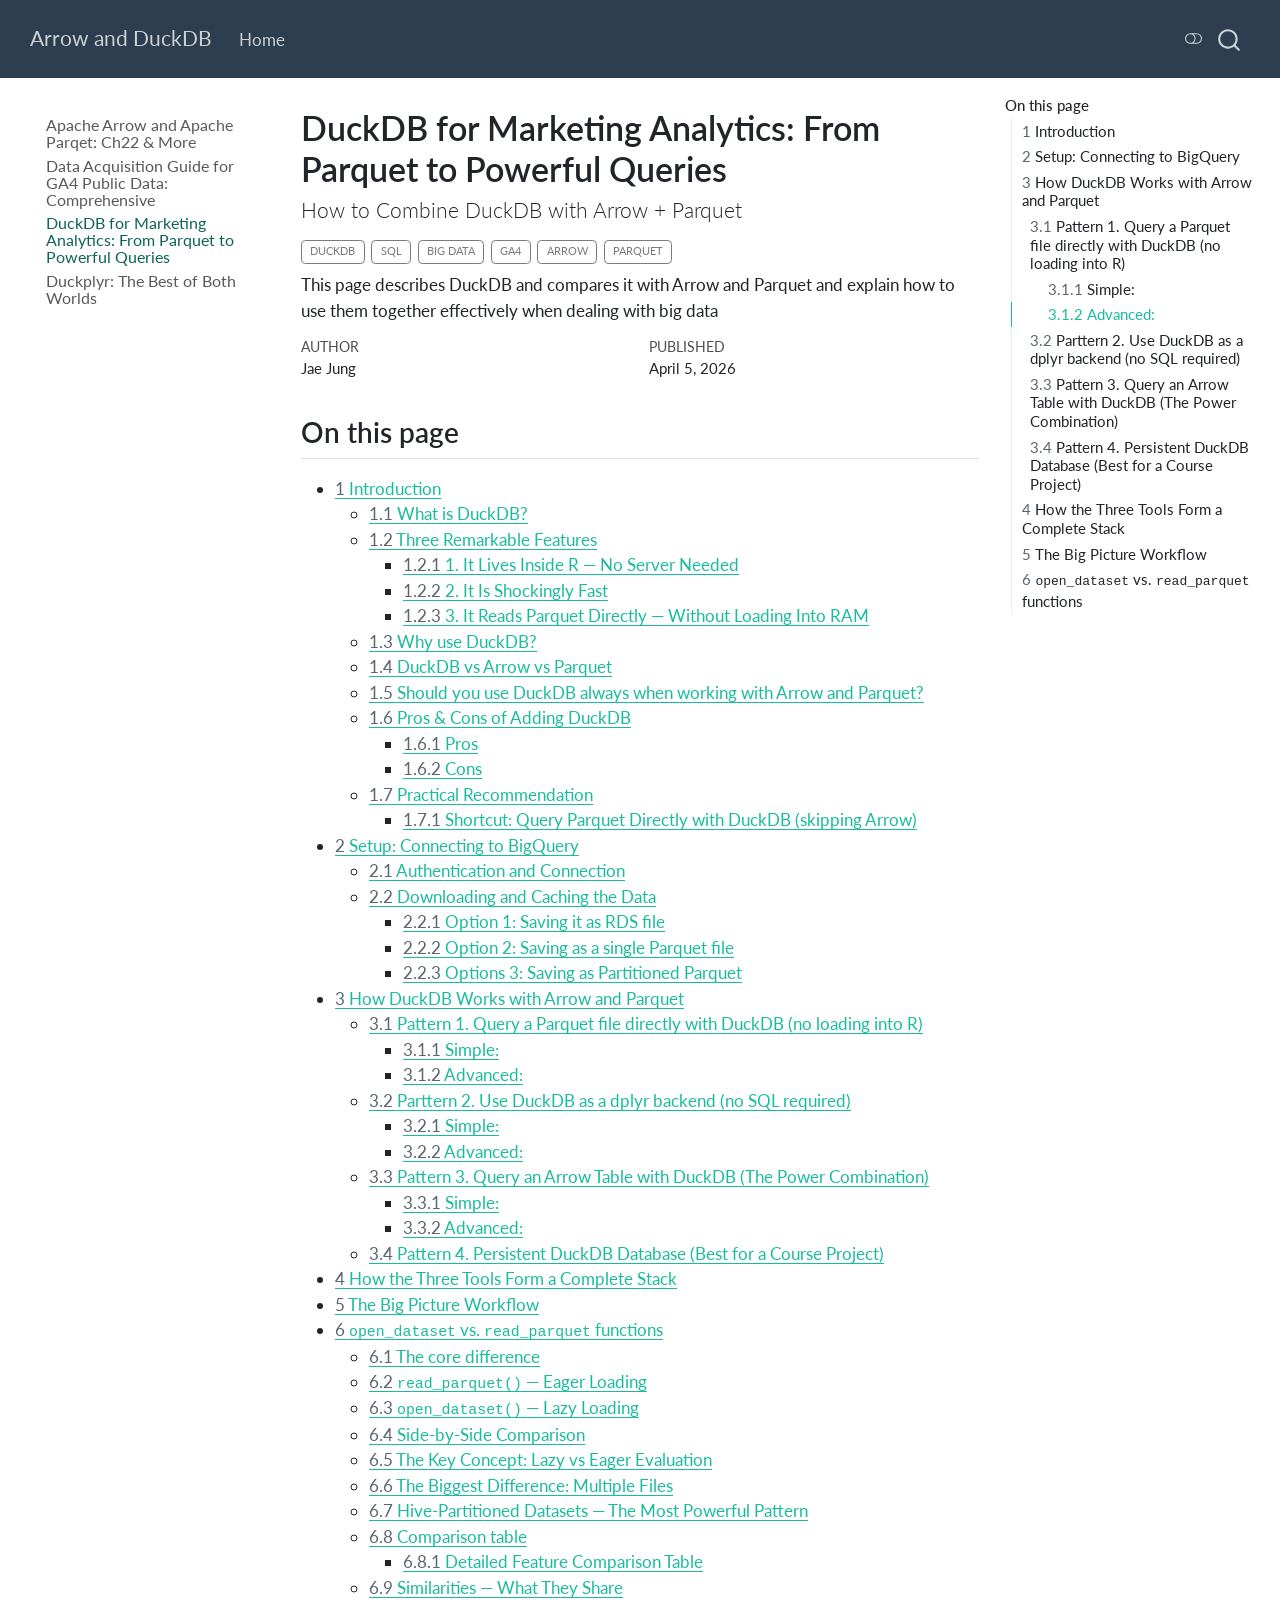
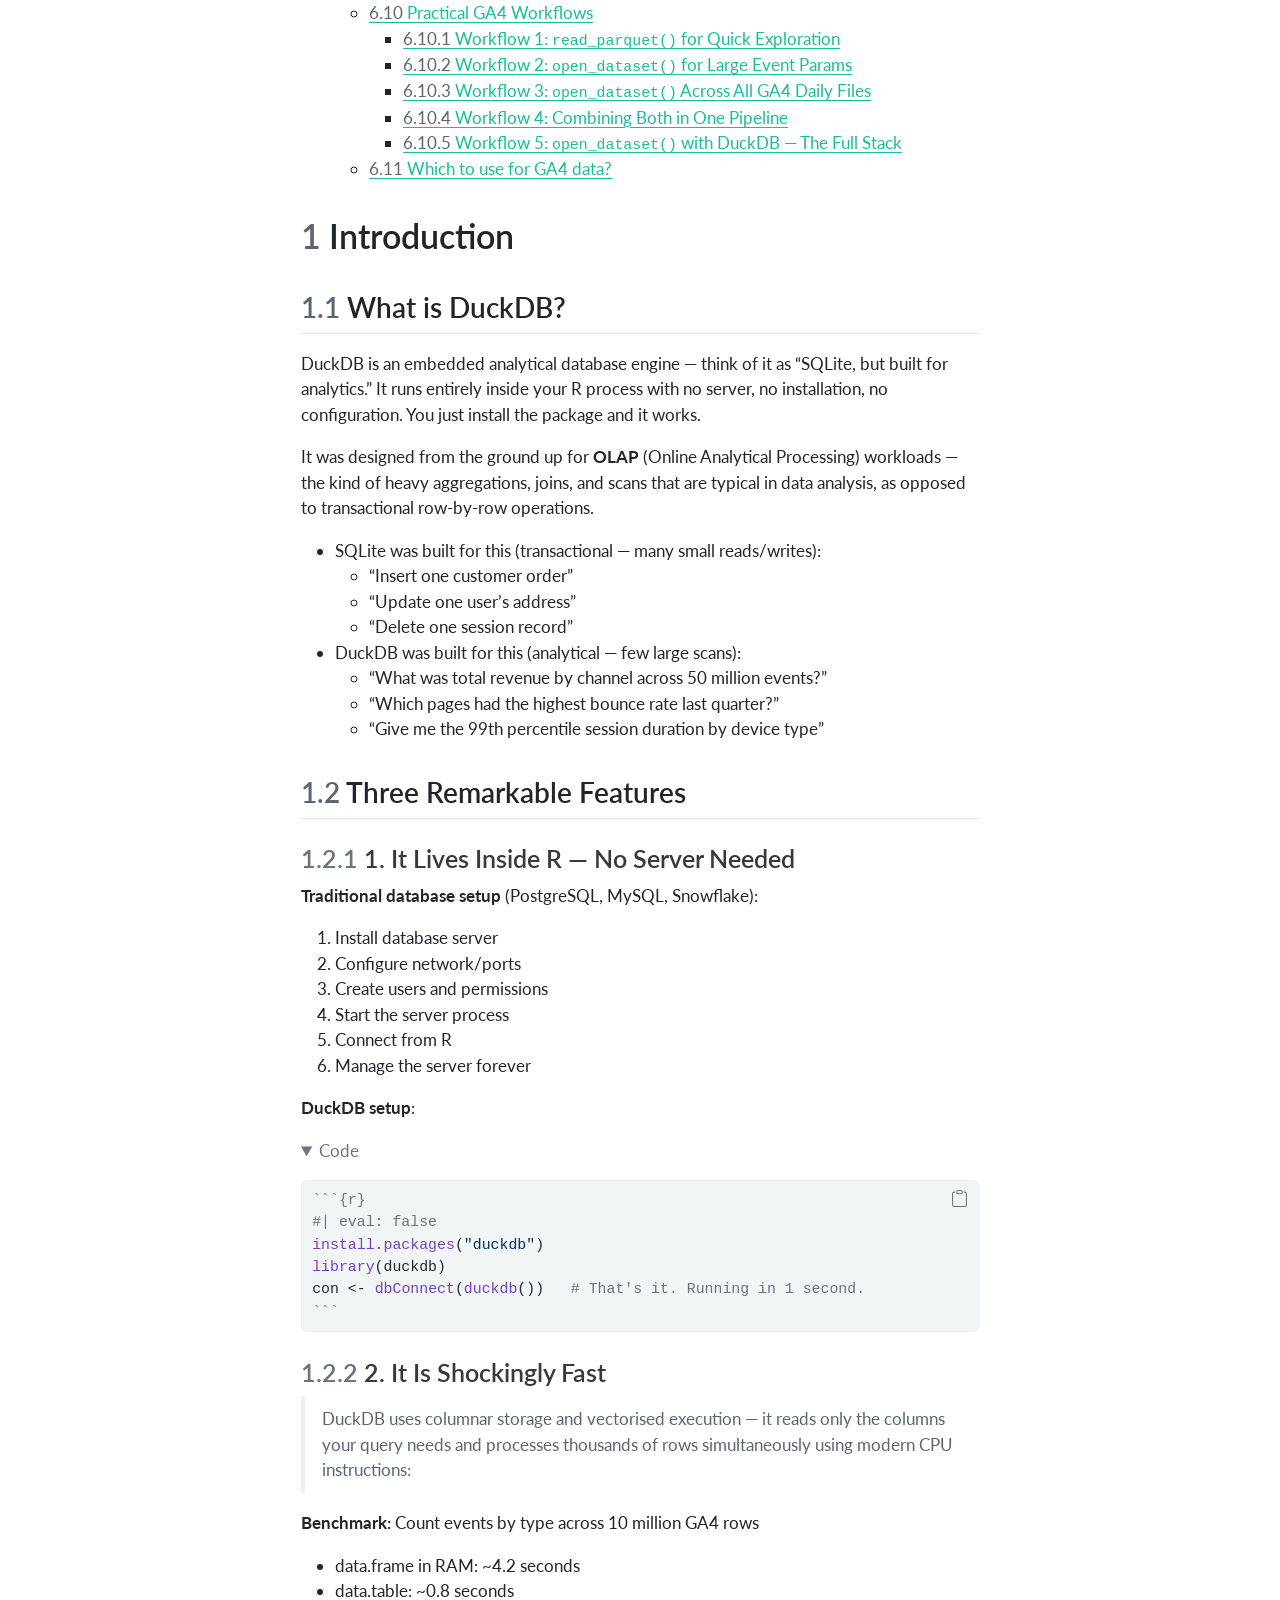
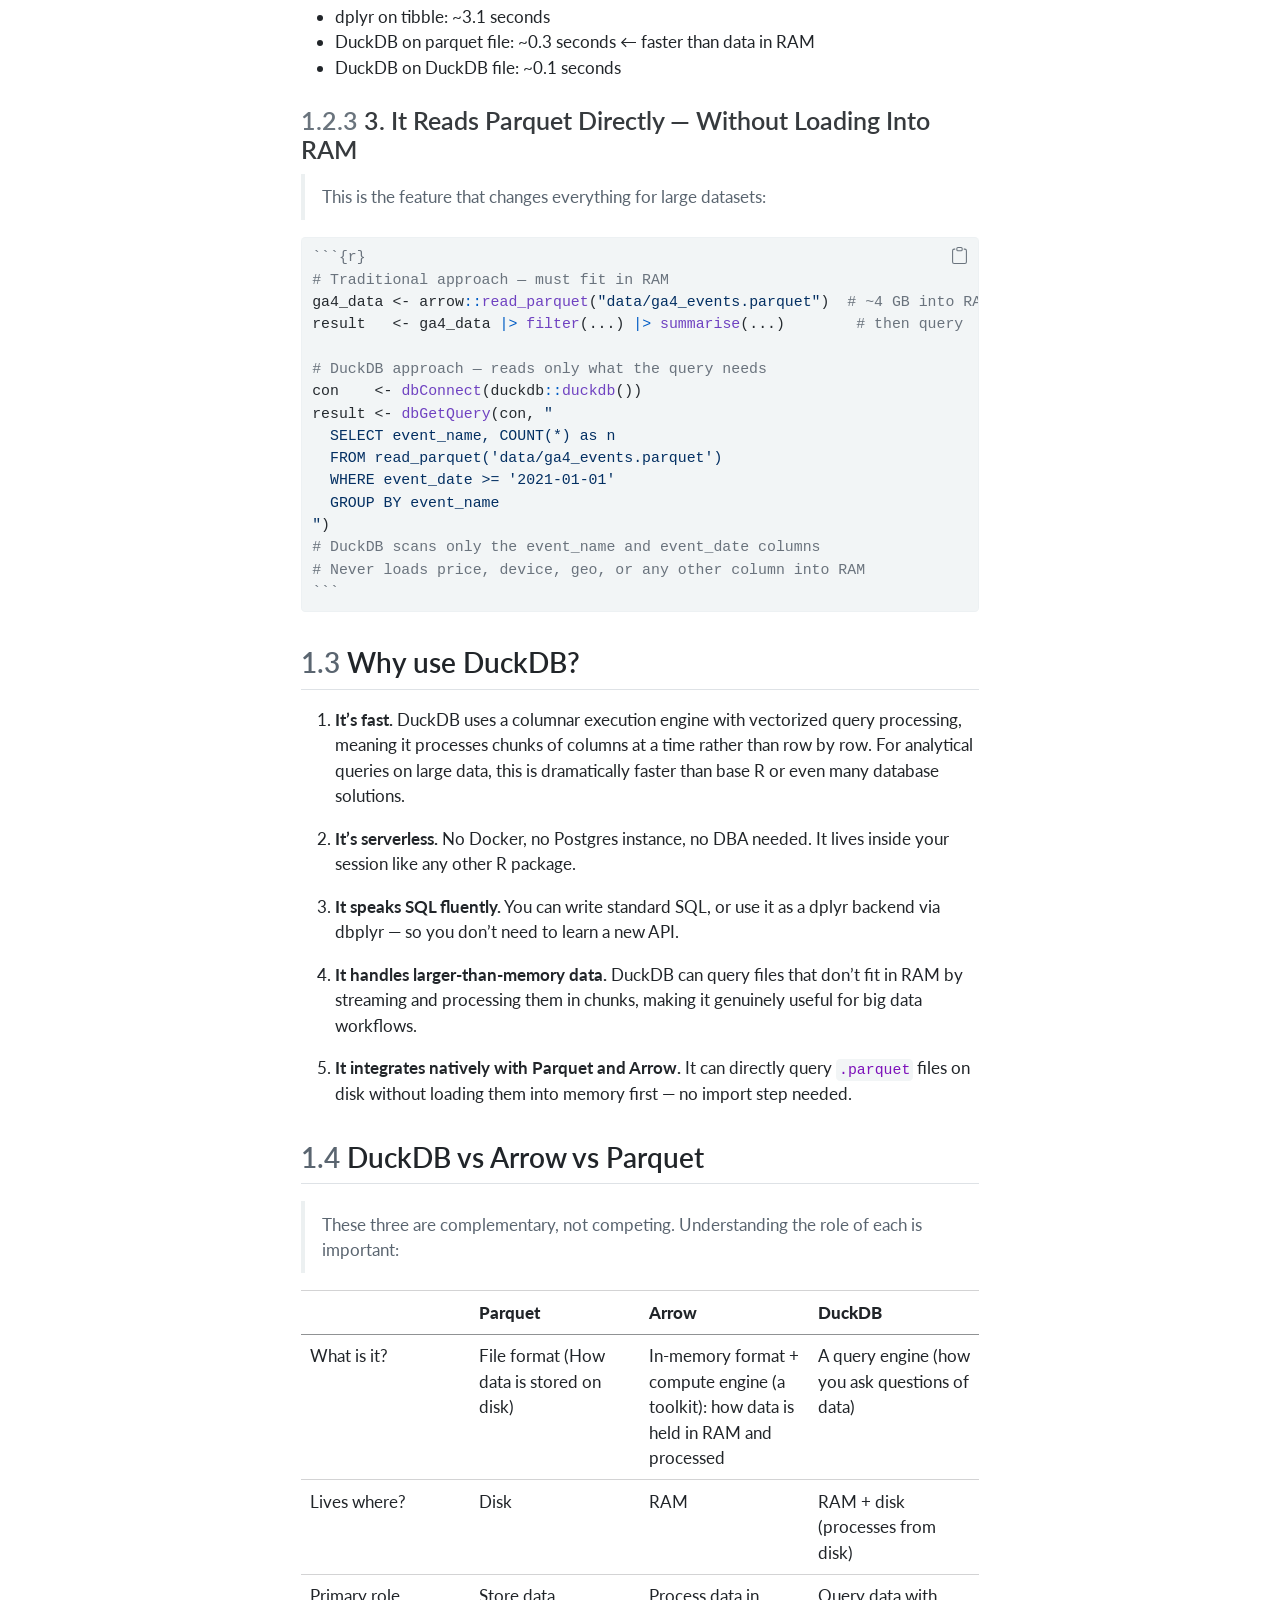
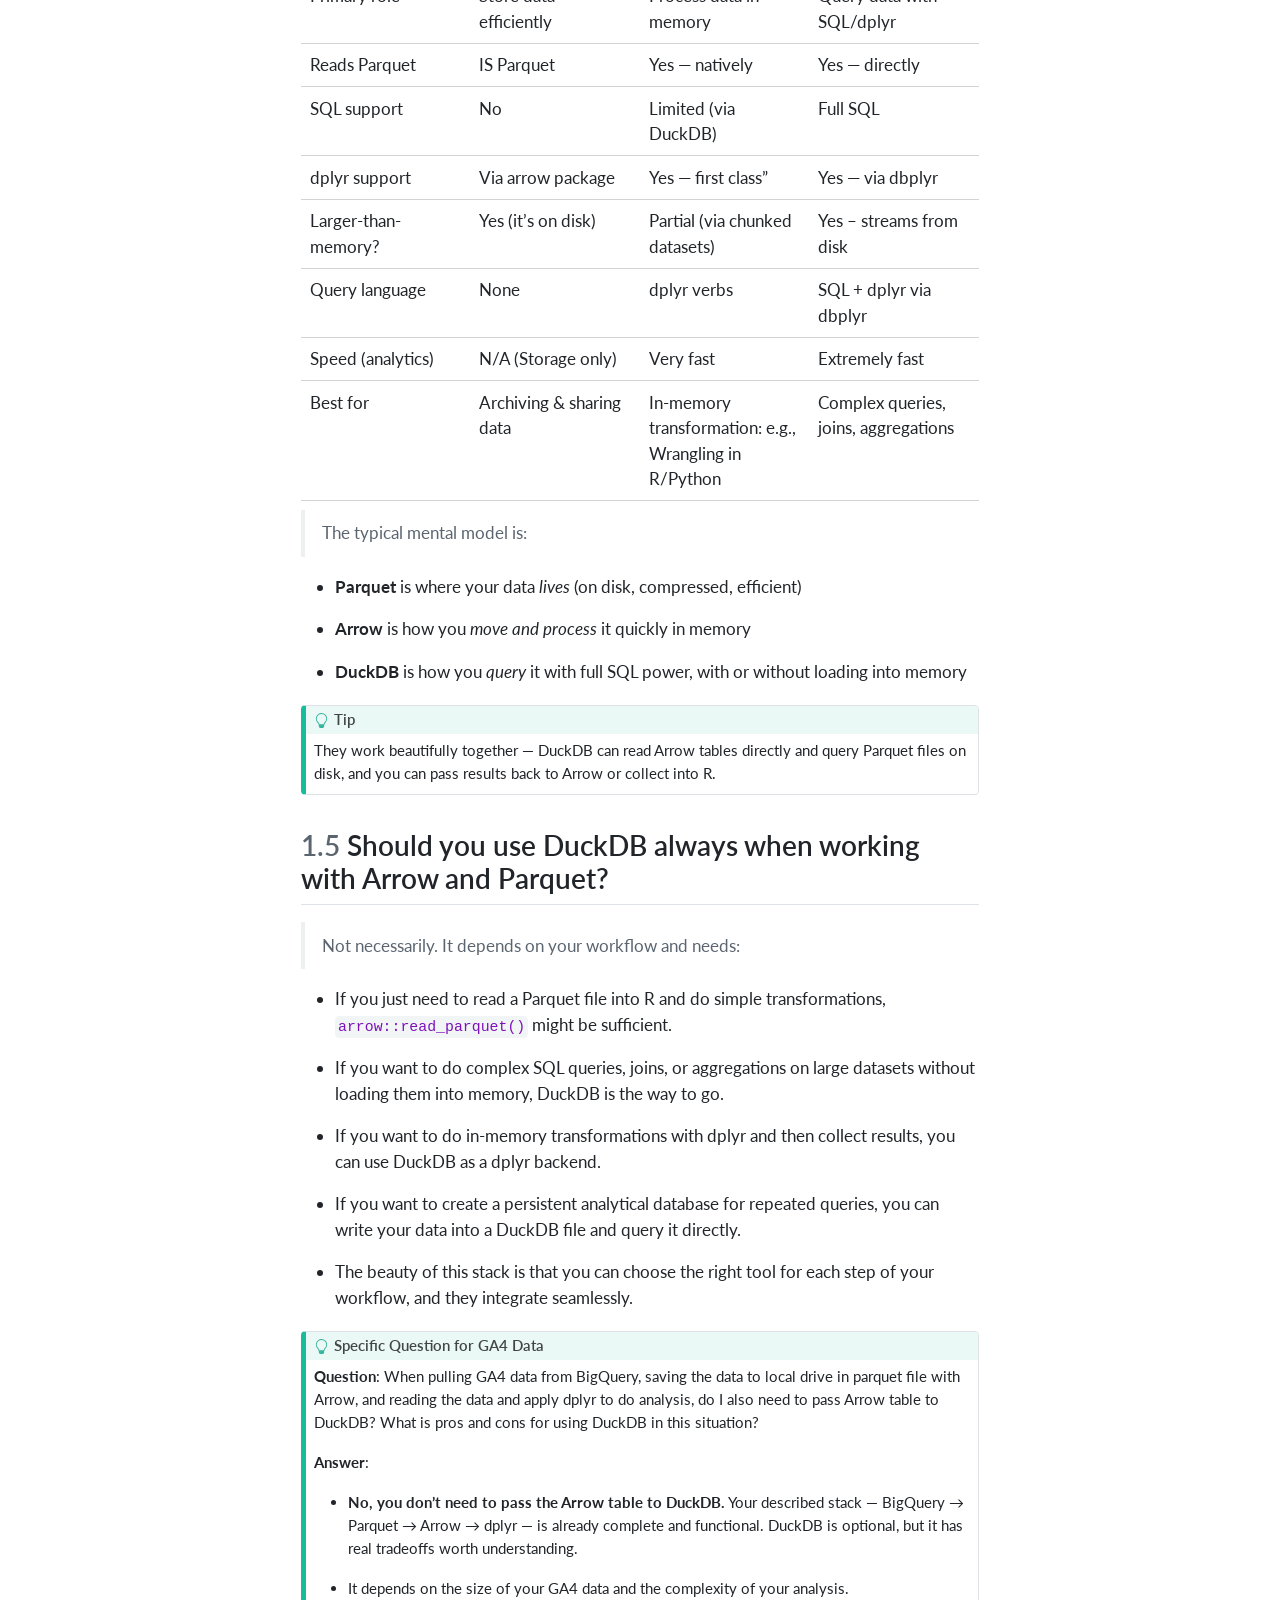
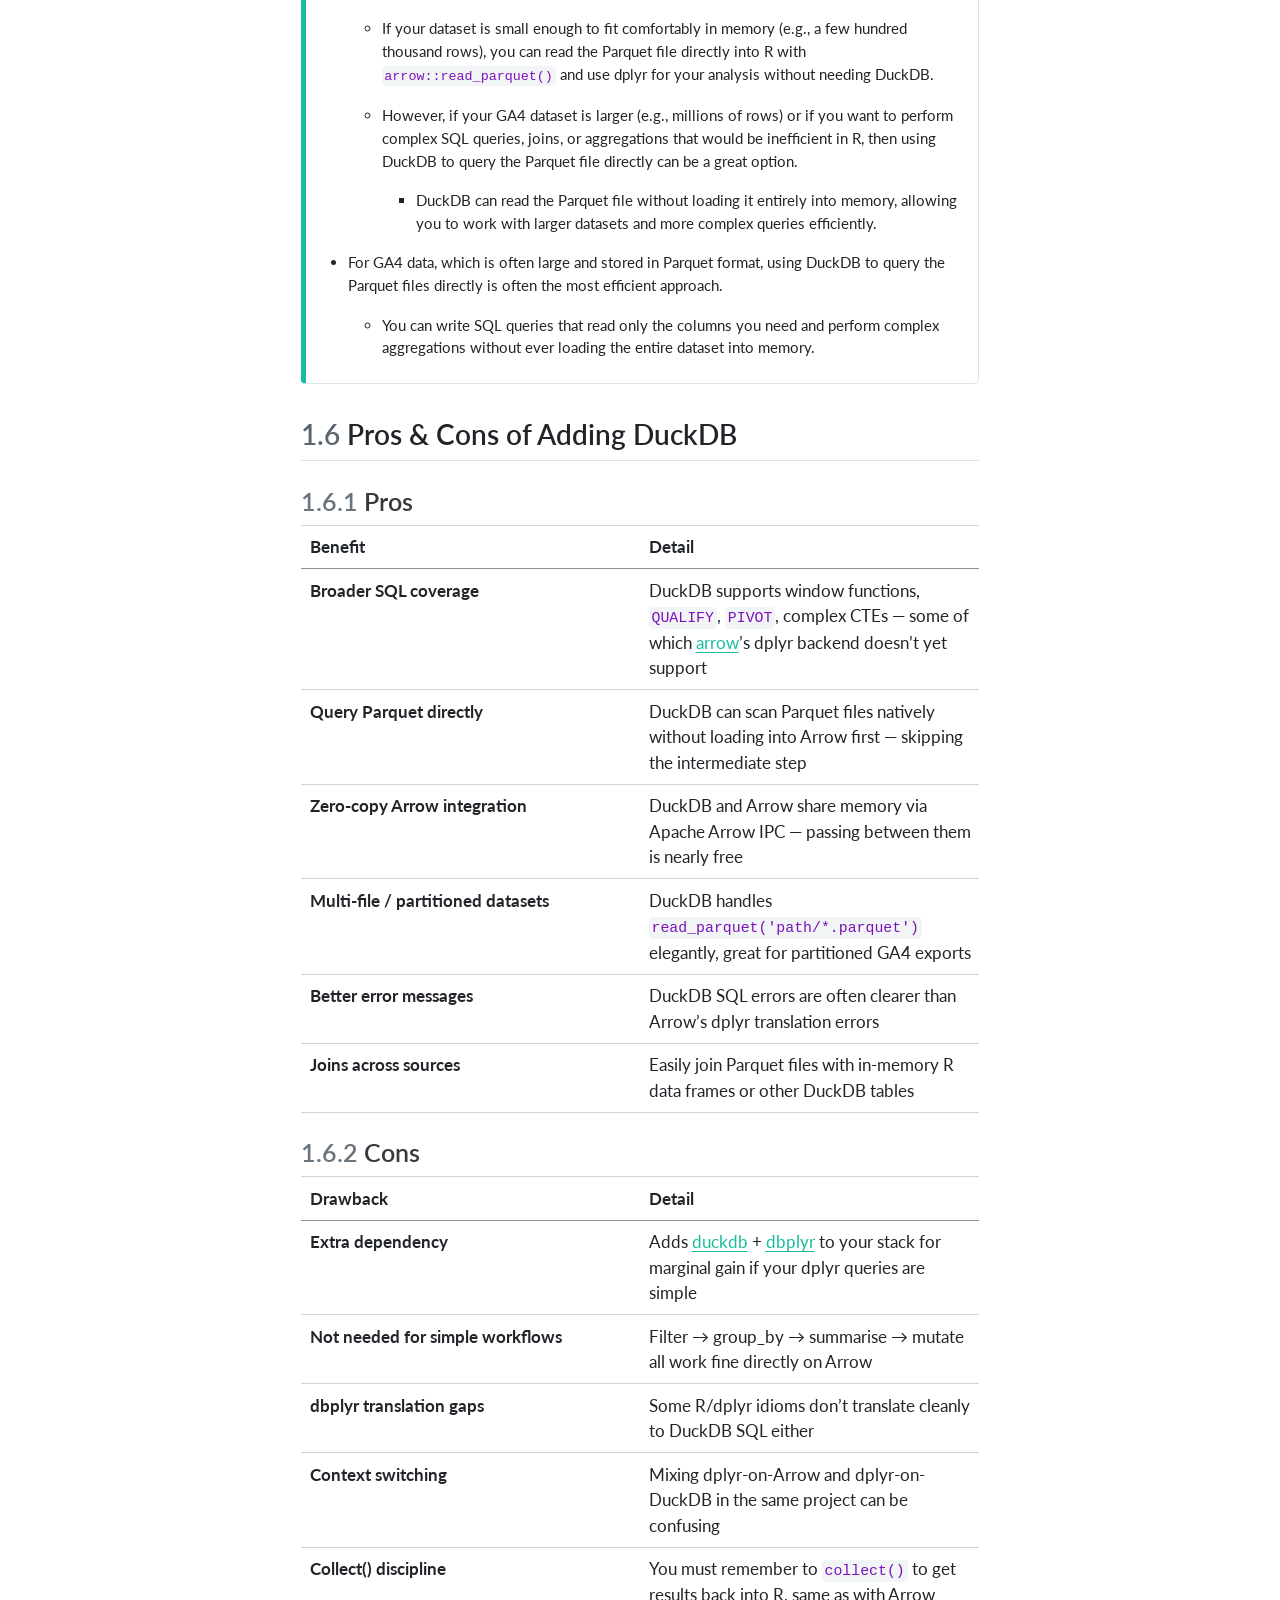
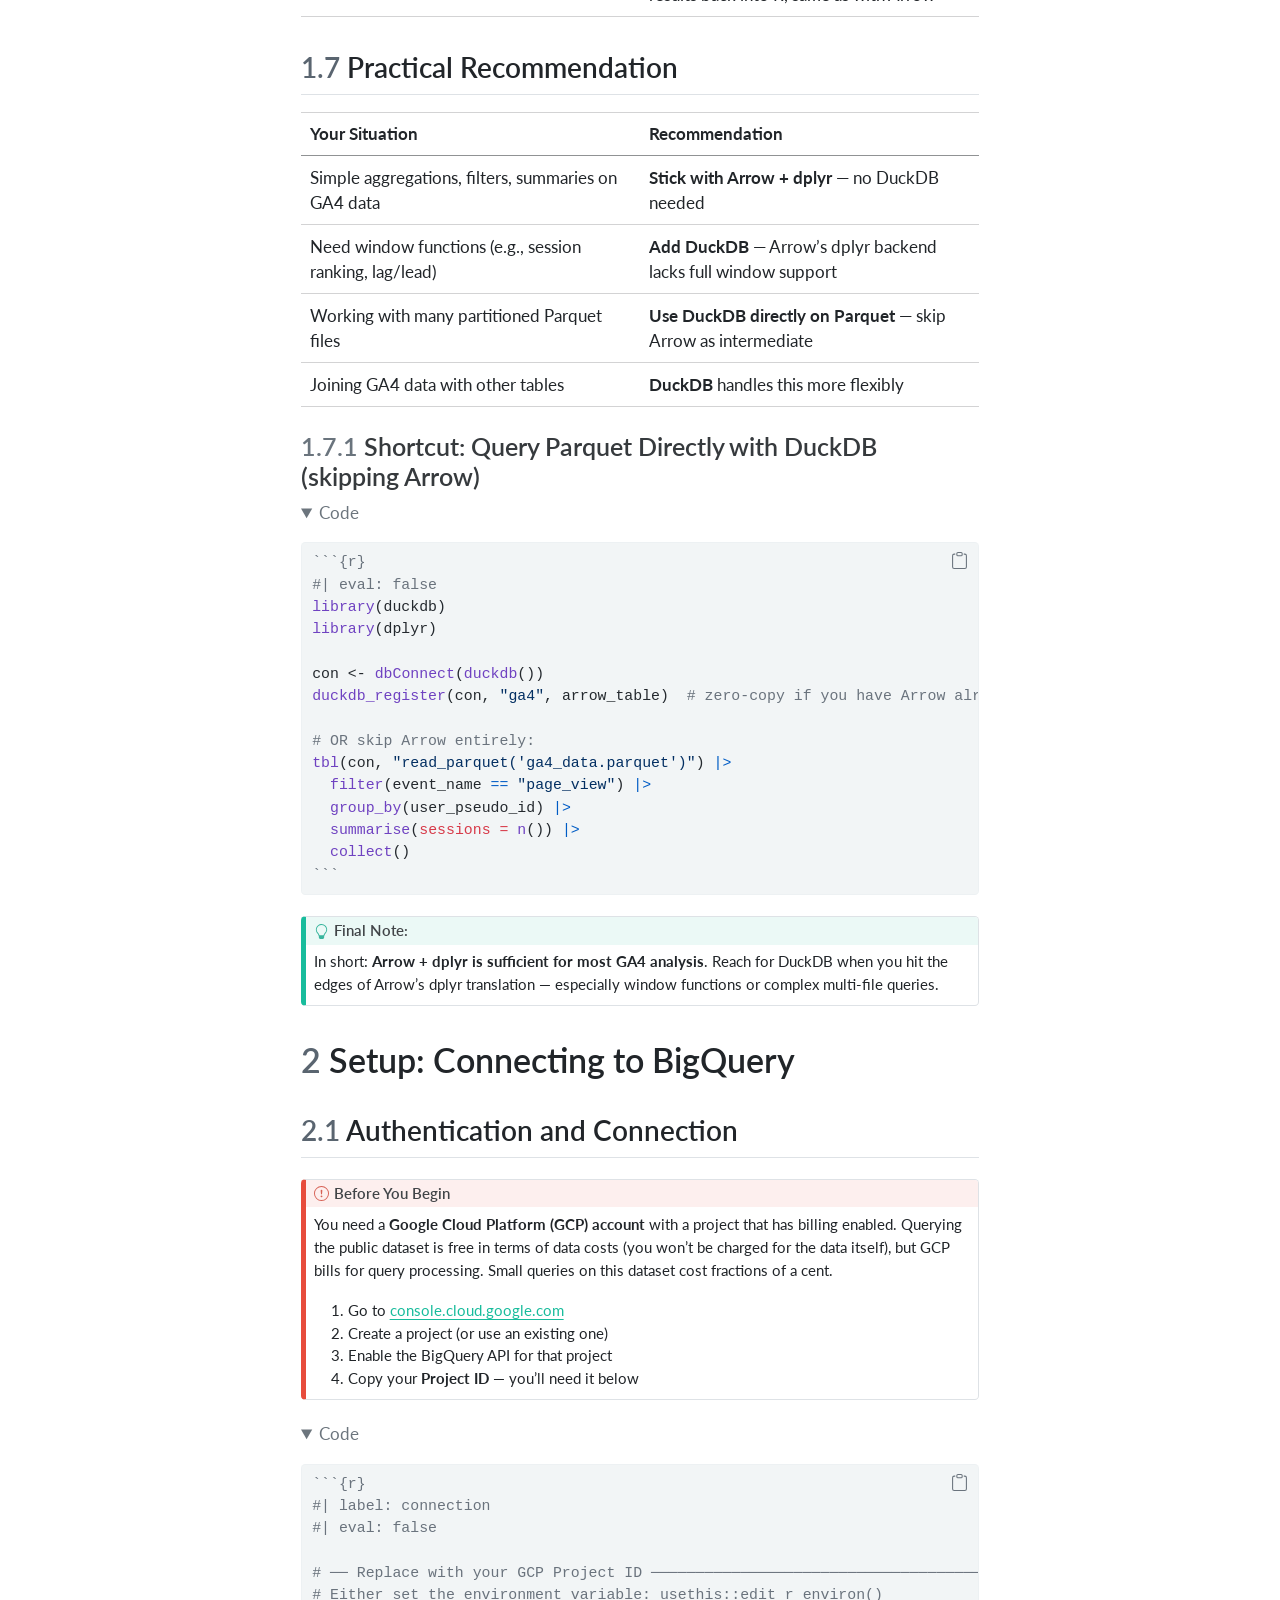
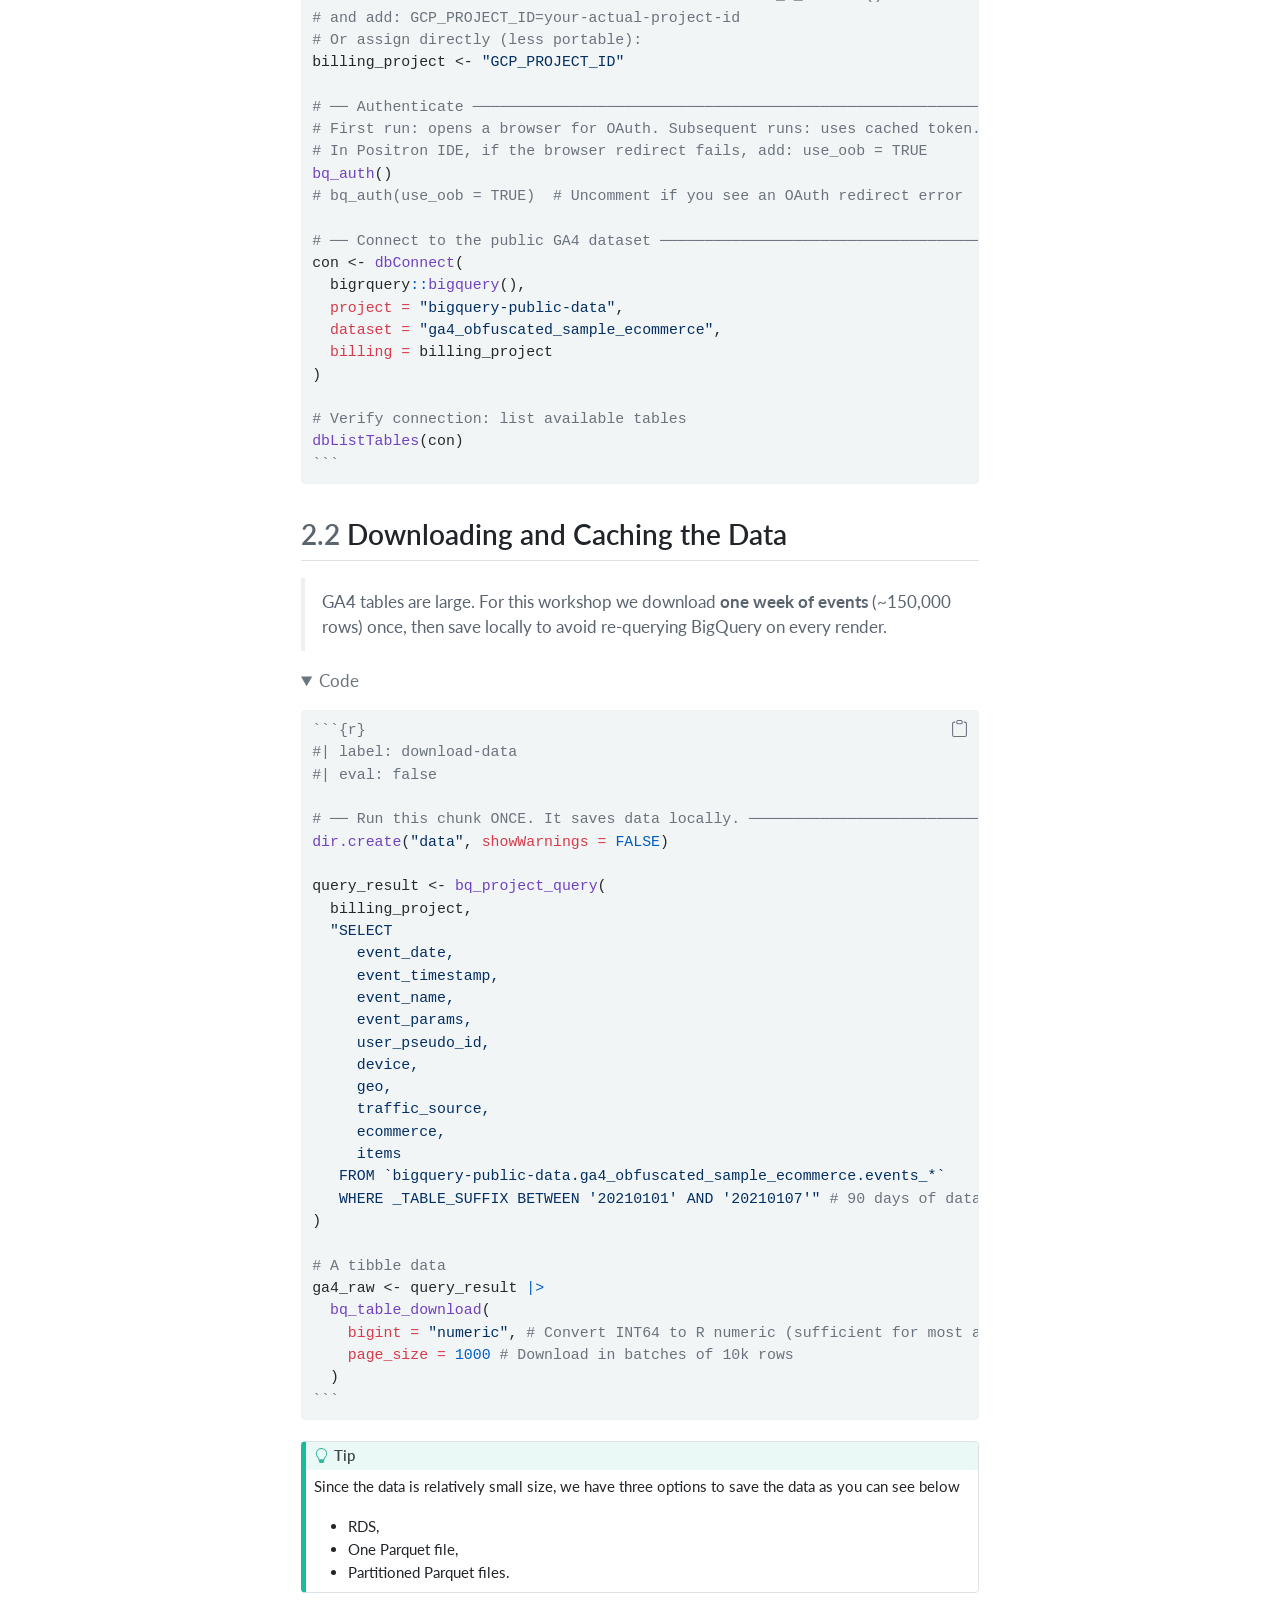
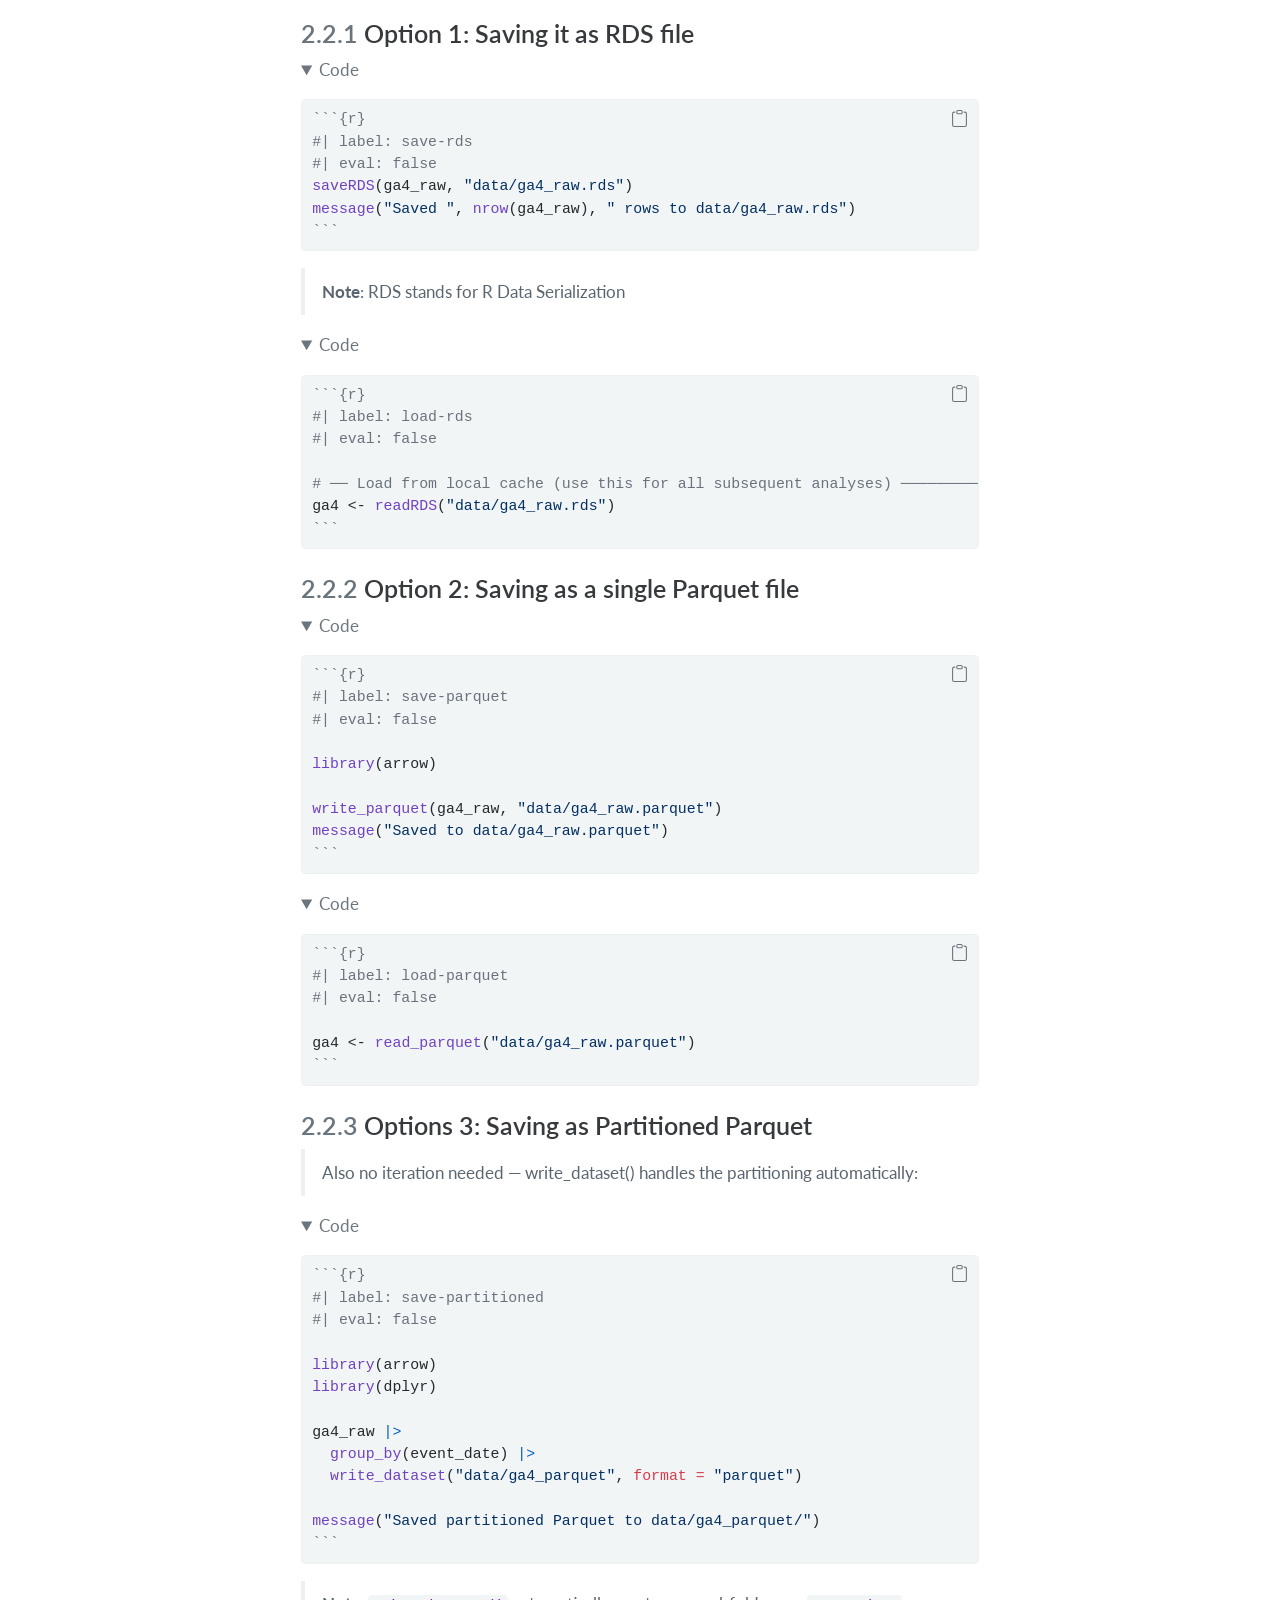
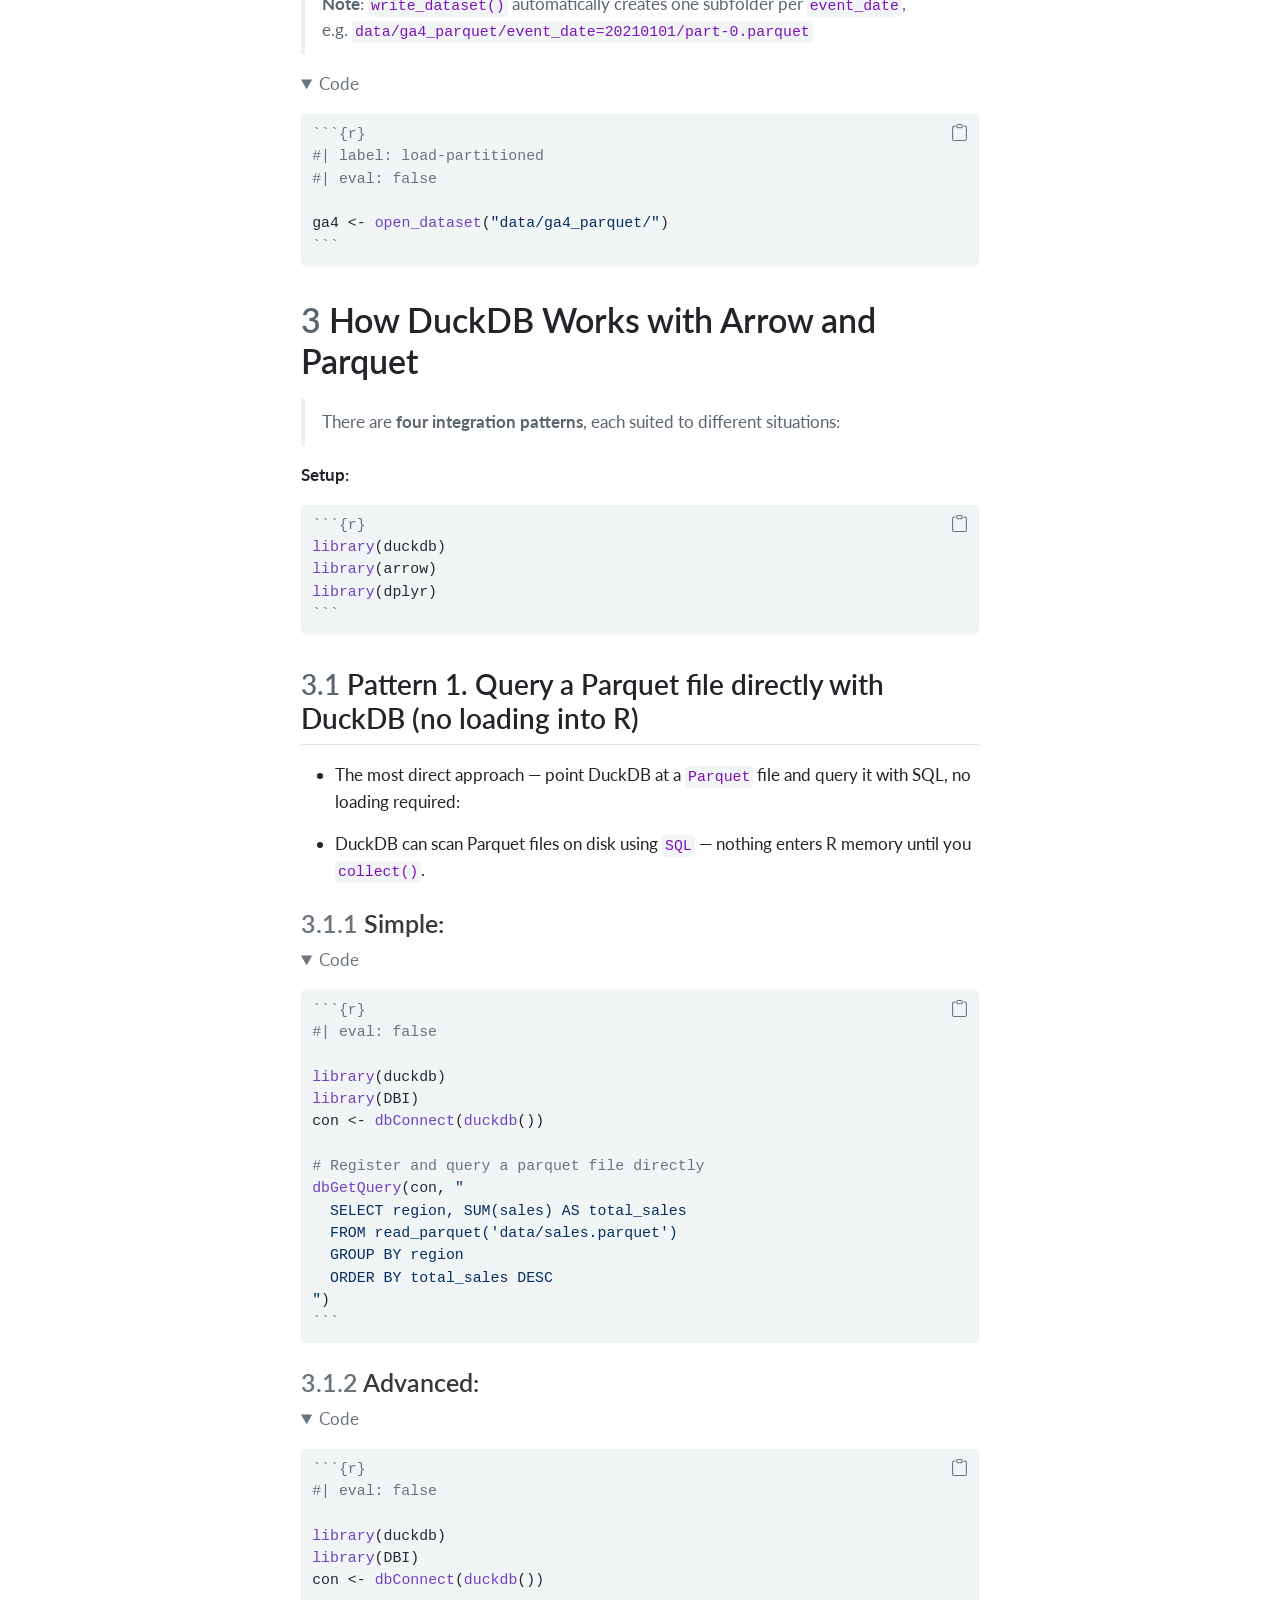
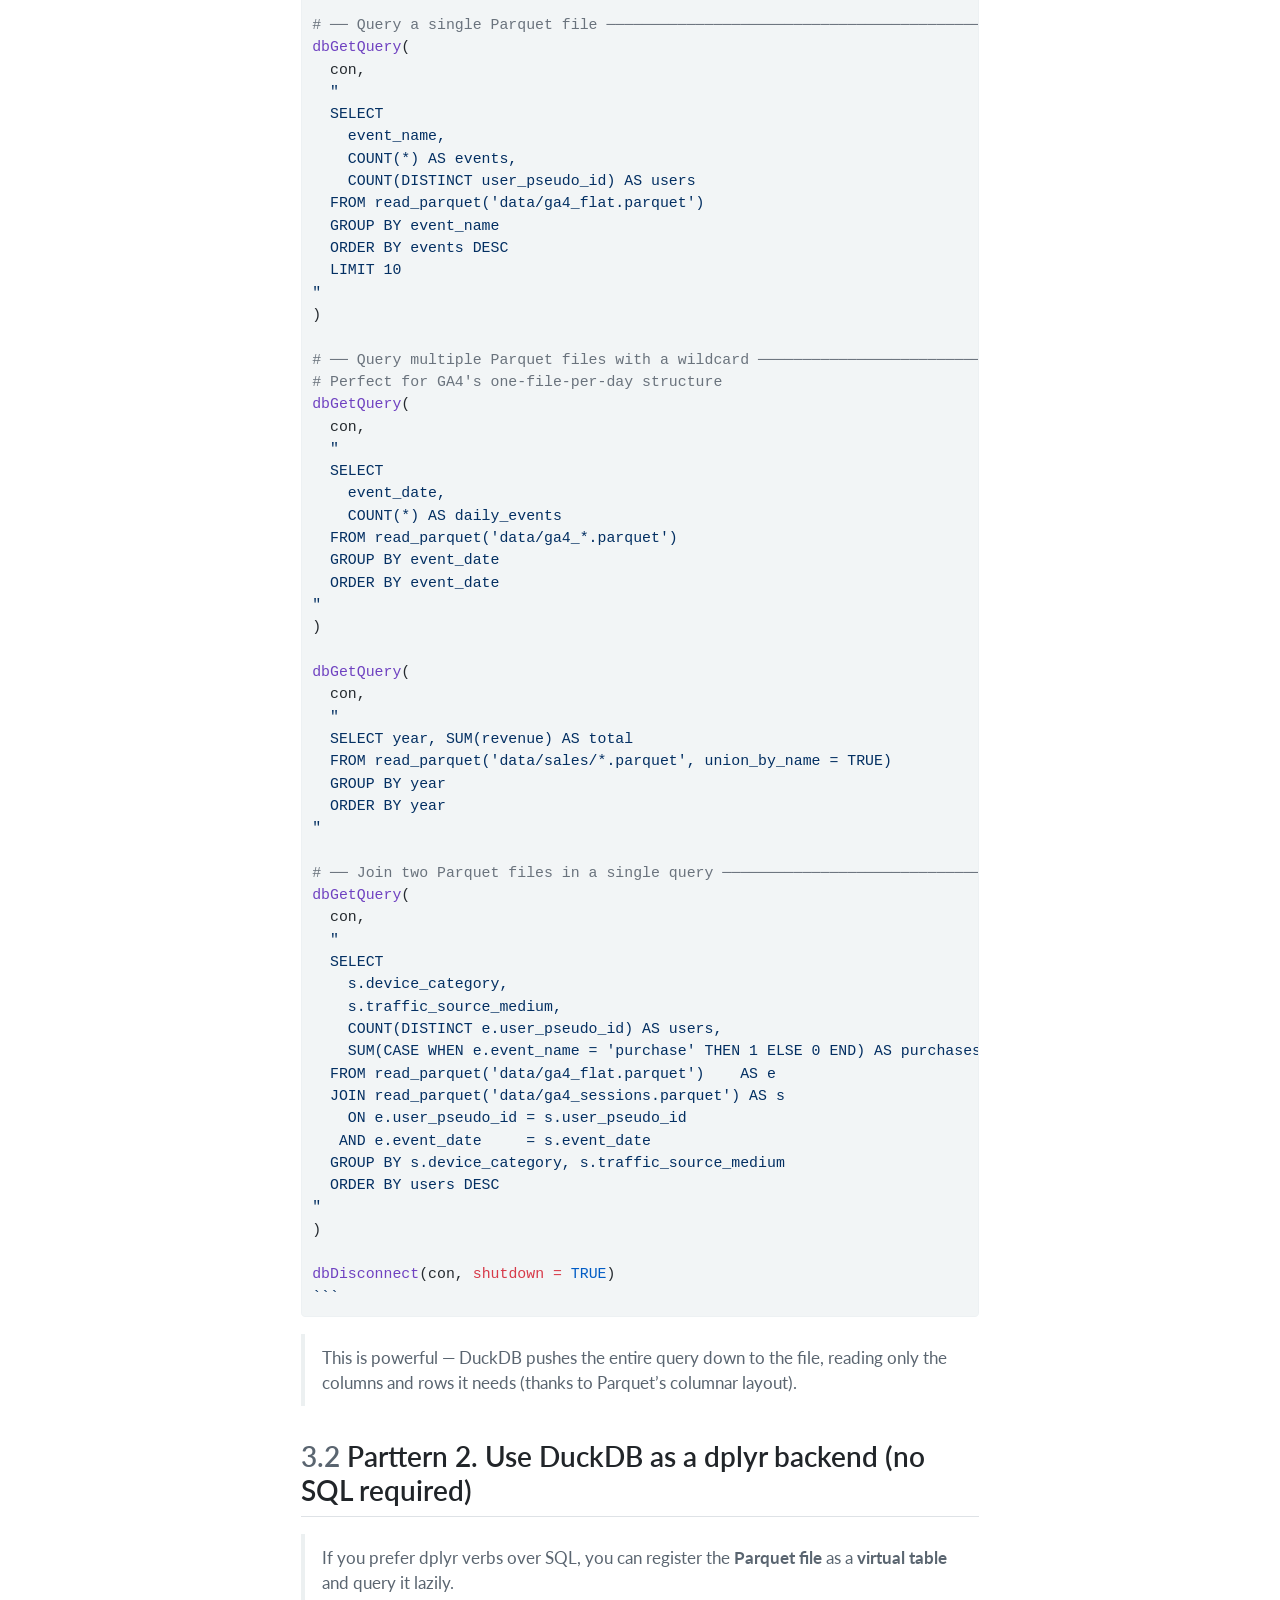
<file: docs/duckdb.html>
<!DOCTYPE html>
<html xmlns="http://www.w3.org/1999/xhtml" lang="en" xml:lang="en"><head>
<meta http-equiv="Content-Type" content="text/html; charset=UTF-8">
<meta charset="utf-8">
<meta name="generator" content="quarto-1.8.26">
<meta name="viewport" content="width=device-width, initial-scale=1.0, user-scalable=yes">
<meta name="author" content="Jae Jung">
<meta name="dcterms.date" content="2026-04-05">
<meta name="description" content="This page describes DuckDB and compares it with Arrow and Parquet and explain how to use them together effectively when dealing with big data">
<title>DuckDB for Marketing Analytics: From Parquet to Powerful Queries – Arrow and DuckDB</title>
<style>
code{white-space: pre-wrap;}
span.smallcaps{font-variant: small-caps;}
div.columns{display: flex; gap: min(4vw, 1.5em);}
div.column{flex: auto; overflow-x: auto;}
div.hanging-indent{margin-left: 1.5em; text-indent: -1.5em;}
ul.task-list{list-style: none;}
ul.task-list li input[type="checkbox"] {
  width: 0.8em;
  margin: 0 0.8em 0.2em -1em; /* quarto-specific, see https://github.com/quarto-dev/quarto-cli/issues/4556 */ 
  vertical-align: middle;
}
/* CSS for syntax highlighting */
html { -webkit-text-size-adjust: 100%; }
pre > code.sourceCode { white-space: pre; position: relative; }
pre > code.sourceCode > span { display: inline-block; line-height: 1.25; }
pre > code.sourceCode > span:empty { height: 1.2em; }
.sourceCode { overflow: visible; }
code.sourceCode > span { color: inherit; text-decoration: inherit; }
div.sourceCode { margin: 1em 0; }
pre.sourceCode { margin: 0; }
@media screen {
div.sourceCode { overflow: auto; }
}
@media print {
pre > code.sourceCode { white-space: pre-wrap; }
pre > code.sourceCode > span { text-indent: -5em; padding-left: 5em; }
}
pre.numberSource code
  { counter-reset: source-line 0; }
pre.numberSource code > span
  { position: relative; left: -4em; counter-increment: source-line; }
pre.numberSource code > span > a:first-child::before
  { content: counter(source-line);
    position: relative; left: -1em; text-align: right; vertical-align: baseline;
    border: none; display: inline-block;
    -webkit-touch-callout: none; -webkit-user-select: none;
    -khtml-user-select: none; -moz-user-select: none;
    -ms-user-select: none; user-select: none;
    padding: 0 4px; width: 4em;
  }
pre.numberSource { margin-left: 3em;  padding-left: 4px; }
div.sourceCode
  {   }
@media screen {
pre > code.sourceCode > span > a:first-child::before { text-decoration: underline; }
}
</style>

<script src="site_libs/quarto-nav/quarto-nav.js"></script>
<script src="site_libs/quarto-nav/headroom.min.js"></script>
<script src="site_libs/clipboard/clipboard.min.js"></script>
<script src="site_libs/quarto-search/autocomplete.umd.js"></script>
<script src="site_libs/quarto-search/fuse.min.js"></script>
<script src="site_libs/quarto-search/quarto-search.js"></script>
<meta name="quarto:offset" content="./">
<script src="site_libs/quarto-html/quarto.js" type="module"></script>
<script src="site_libs/quarto-html/tabsets/tabsets.js" type="module"></script>
<script src="site_libs/quarto-html/axe/axe-check.js" type="module"></script>
<script src="site_libs/quarto-html/popper.min.js"></script>
<script src="site_libs/quarto-html/tippy.umd.min.js"></script>
<script src="site_libs/quarto-html/anchor.min.js"></script>
<link href="site_libs/quarto-html/tippy.css" rel="stylesheet">
<link href="site_libs/quarto-html/quarto-syntax-highlighting-597958c53c93a607afca12fd375c57ed.css" rel="stylesheet" class="quarto-color-scheme" id="quarto-text-highlighting-styles">
<link href="site_libs/quarto-html/quarto-syntax-highlighting-dark-7ac2f9da8c2617a4fdd15004b4601015.css" rel="stylesheet" class="quarto-color-scheme quarto-color-alternate" id="quarto-text-highlighting-styles">
<link href="site_libs/quarto-html/quarto-syntax-highlighting-597958c53c93a607afca12fd375c57ed.css" rel="stylesheet" class="quarto-color-scheme-extra" id="quarto-text-highlighting-styles">
<script src="site_libs/bootstrap/bootstrap.min.js"></script>
<link href="site_libs/bootstrap/bootstrap-icons.css" rel="stylesheet">
<link href="site_libs/bootstrap/bootstrap-ea2c01f27a86cd888be845a75ab84aaf.min.css" rel="stylesheet" append-hash="true" class="quarto-color-scheme" id="quarto-bootstrap" data-mode="light">
<link href="site_libs/bootstrap/bootstrap-dark-78d0a13e6d35108d84457cbe65748f29.min.css" rel="stylesheet" append-hash="true" class="quarto-color-scheme quarto-color-alternate" id="quarto-bootstrap" data-mode="dark">
<link href="site_libs/bootstrap/bootstrap-ea2c01f27a86cd888be845a75ab84aaf.min.css" rel="stylesheet" append-hash="true" class="quarto-color-scheme-extra" id="quarto-bootstrap" data-mode="light"><script id="quarto-search-options" type="application/json">{
  "location": "navbar",
  "copy-button": false,
  "collapse-after": 3,
  "panel-placement": "end",
  "type": "overlay",
  "limit": 50,
  "keyboard-shortcut": [
    "f",
    "/",
    "s"
  ],
  "show-item-context": false,
  "language": {
    "search-no-results-text": "No results",
    "search-matching-documents-text": "matching documents",
    "search-copy-link-title": "Copy link to search",
    "search-hide-matches-text": "Hide additional matches",
    "search-more-match-text": "more match in this document",
    "search-more-matches-text": "more matches in this document",
    "search-clear-button-title": "Clear",
    "search-text-placeholder": "",
    "search-detached-cancel-button-title": "Cancel",
    "search-submit-button-title": "Submit",
    "search-label": "Search"
  }
}</script><style>html{ scroll-behavior: smooth; }</style>
<link href="site_libs/htmltools-fill-0.5.9/fill.css" rel="stylesheet">
<script src="site_libs/htmlwidgets-1.6.4/htmlwidgets.js"></script><script src="site_libs/viz-1.8.2/viz.js"></script><link href="site_libs/DiagrammeR-styles-0.2/styles.css" rel="stylesheet">
<script src="site_libs/grViz-binding-1.0.11/grViz.js"></script>
</head>
<body class="nav-sidebar floating nav-fixed quarto-light"><script id="quarto-html-before-body" type="application/javascript">
    const toggleBodyColorMode = (bsSheetEl) => {
      const mode = bsSheetEl.getAttribute("data-mode");
      const bodyEl = window.document.querySelector("body");
      if (mode === "dark") {
        bodyEl.classList.add("quarto-dark");
        bodyEl.classList.remove("quarto-light");
      } else {
        bodyEl.classList.add("quarto-light");
        bodyEl.classList.remove("quarto-dark");
      }
    }
    const toggleBodyColorPrimary = () => {
      const bsSheetEl = window.document.querySelector("link#quarto-bootstrap:not([rel=disabled-stylesheet])");
      if (bsSheetEl) {
        toggleBodyColorMode(bsSheetEl);
      }
    }
    const setColorSchemeToggle = (alternate) => {
      const toggles = window.document.querySelectorAll('.quarto-color-scheme-toggle');
      for (let i=0; i < toggles.length; i++) {
        const toggle = toggles[i];
        if (toggle) {
          if (alternate) {
            toggle.classList.add("alternate");
          } else {
            toggle.classList.remove("alternate");
          }
        }
      }
    };
    const toggleColorMode = (alternate) => {
      // Switch the stylesheets
      const primaryStylesheets = window.document.querySelectorAll('link.quarto-color-scheme:not(.quarto-color-alternate)');
      const alternateStylesheets = window.document.querySelectorAll('link.quarto-color-scheme.quarto-color-alternate');
      manageTransitions('#quarto-margin-sidebar .nav-link', false);
      if (alternate) {
        // note: dark is layered on light, we don't disable primary!
        enableStylesheet(alternateStylesheets);
        for (const sheetNode of alternateStylesheets) {
          if (sheetNode.id === "quarto-bootstrap") {
            toggleBodyColorMode(sheetNode);
          }
        }
      } else {
        disableStylesheet(alternateStylesheets);
        enableStylesheet(primaryStylesheets)
        toggleBodyColorPrimary();
      }
      manageTransitions('#quarto-margin-sidebar .nav-link', true);
      // Switch the toggles
      setColorSchemeToggle(alternate)
      // Hack to workaround the fact that safari doesn't
      // properly recolor the scrollbar when toggling (#1455)
      if (navigator.userAgent.indexOf('Safari') > 0 && navigator.userAgent.indexOf('Chrome') == -1) {
        manageTransitions("body", false);
        window.scrollTo(0, 1);
        setTimeout(() => {
          window.scrollTo(0, 0);
          manageTransitions("body", true);
        }, 40);
      }
    }
    const disableStylesheet = (stylesheets) => {
      for (let i=0; i < stylesheets.length; i++) {
        const stylesheet = stylesheets[i];
        stylesheet.rel = 'disabled-stylesheet';
      }
    }
    const enableStylesheet = (stylesheets) => {
      for (let i=0; i < stylesheets.length; i++) {
        const stylesheet = stylesheets[i];
        if(stylesheet.rel !== 'stylesheet') { // for Chrome, which will still FOUC without this check
          stylesheet.rel = 'stylesheet';
        }
      }
    }
    const manageTransitions = (selector, allowTransitions) => {
      const els = window.document.querySelectorAll(selector);
      for (let i=0; i < els.length; i++) {
        const el = els[i];
        if (allowTransitions) {
          el.classList.remove('notransition');
        } else {
          el.classList.add('notransition');
        }
      }
    }
    const isFileUrl = () => {
      return window.location.protocol === 'file:';
    }
    const hasAlternateSentinel = () => {
      let styleSentinel = getColorSchemeSentinel();
      if (styleSentinel !== null) {
        return styleSentinel === "alternate";
      } else {
        return false;
      }
    }
    const setStyleSentinel = (alternate) => {
      const value = alternate ? "alternate" : "default";
      if (!isFileUrl()) {
        window.localStorage.setItem("quarto-color-scheme", value);
      } else {
        localAlternateSentinel = value;
      }
    }
    const getColorSchemeSentinel = () => {
      if (!isFileUrl()) {
        const storageValue = window.localStorage.getItem("quarto-color-scheme");
        return storageValue != null ? storageValue : localAlternateSentinel;
      } else {
        return localAlternateSentinel;
      }
    }
    const toggleGiscusIfUsed = (isAlternate, darkModeDefault) => {
      const baseTheme = document.querySelector('#giscus-base-theme')?.value ?? 'light';
      const alternateTheme = document.querySelector('#giscus-alt-theme')?.value ?? 'dark';
      let newTheme = '';
      if(authorPrefersDark) {
        newTheme = isAlternate ? baseTheme : alternateTheme;
      } else {
        newTheme = isAlternate ? alternateTheme : baseTheme;
      }
      const changeGiscusTheme = () => {
        // From: https://github.com/giscus/giscus/issues/336
        const sendMessage = (message) => {
          const iframe = document.querySelector('iframe.giscus-frame');
          if (!iframe) return;
          iframe.contentWindow.postMessage({ giscus: message }, 'https://giscus.app');
        }
        sendMessage({
          setConfig: {
            theme: newTheme
          }
        });
      }
      const isGiscussLoaded = window.document.querySelector('iframe.giscus-frame') !== null;
      if (isGiscussLoaded) {
        changeGiscusTheme();
      }
    };
    const authorPrefersDark = false;
    const darkModeDefault = authorPrefersDark;
      document.querySelector('link#quarto-text-highlighting-styles.quarto-color-scheme-extra').rel = 'disabled-stylesheet';
      document.querySelector('link#quarto-bootstrap.quarto-color-scheme-extra').rel = 'disabled-stylesheet';
    let localAlternateSentinel = darkModeDefault ? 'alternate' : 'default';
    // Dark / light mode switch
    window.quartoToggleColorScheme = () => {
      // Read the current dark / light value
      let toAlternate = !hasAlternateSentinel();
      toggleColorMode(toAlternate);
      setStyleSentinel(toAlternate);
      toggleGiscusIfUsed(toAlternate, darkModeDefault);
      window.dispatchEvent(new Event('resize'));
    };
    // Switch to dark mode if need be
    if (hasAlternateSentinel()) {
      toggleColorMode(true);
    } else {
      toggleColorMode(false);
    }
  </script>

<div id="quarto-search-results"></div>
  <header id="quarto-header" class="headroom fixed-top"><nav class="navbar navbar-expand-lg " data-bs-theme="dark"><div class="navbar-container container-fluid">
      <div class="navbar-brand-container mx-auto">
    <a class="navbar-brand" href="./index.html">
    <span class="navbar-title">Arrow and DuckDB</span>
    </a>
  </div>
            <div id="quarto-search" class="" title="Search"></div>
          <button class="navbar-toggler" type="button" data-bs-toggle="collapse" data-bs-target="#navbarCollapse" aria-controls="navbarCollapse" role="menu" aria-expanded="false" aria-label="Toggle navigation" onclick="if (window.quartoToggleHeadroom) { window.quartoToggleHeadroom(); }">
  <span class="navbar-toggler-icon"></span>
</button>
          <div class="collapse navbar-collapse" id="navbarCollapse">
            <ul class="navbar-nav navbar-nav-scroll me-auto">
<li class="nav-item">
    <a class="nav-link" href="./index.html"> 
<span class="menu-text">Home</span></a>
  </li>  
</ul>
</div> <!-- /navcollapse -->
            <div class="quarto-navbar-tools">
  <a href="" class="quarto-color-scheme-toggle quarto-navigation-tool  px-1" onclick="window.quartoToggleColorScheme(); return false;" title="Toggle dark mode"><i class="bi"></i></a>
</div>
      </div> <!-- /container-fluid -->
    </nav><nav class="quarto-secondary-nav"><div class="container-fluid d-flex">
      <button type="button" class="quarto-btn-toggle btn" data-bs-toggle="collapse" role="button" data-bs-target=".quarto-sidebar-collapse-item" aria-controls="quarto-sidebar" aria-expanded="false" aria-label="Toggle sidebar navigation" onclick="if (window.quartoToggleHeadroom) { window.quartoToggleHeadroom(); }">
        <i class="bi bi-layout-text-sidebar-reverse"></i>
      </button>
        <nav class="quarto-page-breadcrumbs" aria-label="breadcrumb"><ol class="breadcrumb"><li class="breadcrumb-item"><a href="./duckdb.html">DuckDB for Marketing Analytics: From Parquet to Powerful Queries</a></li></ol></nav>
        <a class="flex-grow-1" role="navigation" data-bs-toggle="collapse" data-bs-target=".quarto-sidebar-collapse-item" aria-controls="quarto-sidebar" aria-expanded="false" aria-label="Toggle sidebar navigation" onclick="if (window.quartoToggleHeadroom) { window.quartoToggleHeadroom(); }">      
        </a>
    </div>
  </nav></header><!-- content --><div id="quarto-content" class="quarto-container page-columns page-rows-contents page-layout-article page-navbar">
<!-- sidebar -->
  <nav id="quarto-sidebar" class="sidebar collapse collapse-horizontal quarto-sidebar-collapse-item sidebar-navigation floating overflow-auto"><div class="sidebar-menu-container"> 
    <ul class="list-unstyled mt-1">
<li class="sidebar-item">
  <div class="sidebar-item-container"> 
  <a href="./arrow.html" class="sidebar-item-text sidebar-link">
 <span class="menu-text">Apache Arrow and Apache Parqet: Ch22 &amp; More</span></a>
  </div>
</li>
        <li class="sidebar-item">
  <div class="sidebar-item-container"> 
  <a href="./ga4_data_setup.html" class="sidebar-item-text sidebar-link">
 <span class="menu-text">Data Acquisition Guide for GA4 Public Data: Comprehensive</span></a>
  </div>
</li>
        <li class="sidebar-item">
  <div class="sidebar-item-container"> 
  <a href="./duckdb.html" class="sidebar-item-text sidebar-link active">
 <span class="menu-text">DuckDB for Marketing Analytics: From Parquet to Powerful Queries</span></a>
  </div>
</li>
        <li class="sidebar-item">
  <div class="sidebar-item-container"> 
  <a href="./duckplyr.html" class="sidebar-item-text sidebar-link">
 <span class="menu-text">Duckplyr: The Best of Both Worlds</span></a>
  </div>
</li>
    </ul>
</div>
</nav><div id="quarto-sidebar-glass" class="quarto-sidebar-collapse-item" data-bs-toggle="collapse" data-bs-target=".quarto-sidebar-collapse-item"></div>
<!-- margin-sidebar -->
    <div id="quarto-margin-sidebar" class="sidebar margin-sidebar">
        <nav id="TOC" role="doc-toc" class="toc-active" data-toc-expanded="1"><h2 id="toc-title">On this page</h2>
   
  <ul>
<li>
<a href="#introduction" id="toc-introduction" class="nav-link active" data-scroll-target="#introduction"><span class="header-section-number">1</span> Introduction</a>
  <ul class="collapse">
<li><a href="#what-is-duckdb" id="toc-what-is-duckdb" class="nav-link" data-scroll-target="#what-is-duckdb"><span class="header-section-number">1.1</span> What is DuckDB?</a></li>
  <li>
<a href="#three-remarkable-features" id="toc-three-remarkable-features" class="nav-link" data-scroll-target="#three-remarkable-features"><span class="header-section-number">1.2</span> Three Remarkable Features</a>
  <ul class="collapse">
<li><a href="#it-lives-inside-r-no-server-needed" id="toc-it-lives-inside-r-no-server-needed" class="nav-link" data-scroll-target="#it-lives-inside-r-no-server-needed"><span class="header-section-number">1.2.1</span> 1. It Lives Inside R — No Server Needed</a></li>
  <li><a href="#it-is-shockingly-fast" id="toc-it-is-shockingly-fast" class="nav-link" data-scroll-target="#it-is-shockingly-fast"><span class="header-section-number">1.2.2</span> 2. It Is Shockingly Fast</a></li>
  <li><a href="#it-reads-parquet-directly-without-loading-into-ram" id="toc-it-reads-parquet-directly-without-loading-into-ram" class="nav-link" data-scroll-target="#it-reads-parquet-directly-without-loading-into-ram"><span class="header-section-number">1.2.3</span> 3. It Reads Parquet Directly — Without Loading Into RAM</a></li>
  </ul>
</li>
  <li><a href="#why-use-duckdb" id="toc-why-use-duckdb" class="nav-link" data-scroll-target="#why-use-duckdb"><span class="header-section-number">1.3</span> Why use DuckDB?</a></li>
  <li><a href="#duckdb-vs-arrow-vs-parquet" id="toc-duckdb-vs-arrow-vs-parquet" class="nav-link" data-scroll-target="#duckdb-vs-arrow-vs-parquet"><span class="header-section-number">1.4</span> DuckDB vs Arrow vs Parquet</a></li>
  <li><a href="#should-you-use-duckdb-always-when-working-with-arrow-and-parquet" id="toc-should-you-use-duckdb-always-when-working-with-arrow-and-parquet" class="nav-link" data-scroll-target="#should-you-use-duckdb-always-when-working-with-arrow-and-parquet"><span class="header-section-number">1.5</span> Should you use DuckDB always when working with Arrow and Parquet?</a></li>
  <li>
<a href="#pros-cons-of-adding-duckdb" id="toc-pros-cons-of-adding-duckdb" class="nav-link" data-scroll-target="#pros-cons-of-adding-duckdb"><span class="header-section-number">1.6</span> Pros &amp; Cons of Adding DuckDB</a>
  <ul class="collapse">
<li><a href="#pros" id="toc-pros" class="nav-link" data-scroll-target="#pros"><span class="header-section-number">1.6.1</span> Pros</a></li>
  <li><a href="#cons" id="toc-cons" class="nav-link" data-scroll-target="#cons"><span class="header-section-number">1.6.2</span> Cons</a></li>
  </ul>
</li>
  <li>
<a href="#practical-recommendation" id="toc-practical-recommendation" class="nav-link" data-scroll-target="#practical-recommendation"><span class="header-section-number">1.7</span> Practical Recommendation</a>
  <ul class="collapse">
<li><a href="#shortcut-query-parquet-directly-with-duckdb-skipping-arrow" id="toc-shortcut-query-parquet-directly-with-duckdb-skipping-arrow" class="nav-link" data-scroll-target="#shortcut-query-parquet-directly-with-duckdb-skipping-arrow"><span class="header-section-number">1.7.1</span> Shortcut: Query Parquet Directly with DuckDB (skipping Arrow)</a></li>
  </ul>
</li>
  </ul>
</li>
  <li>
<a href="#setup-connecting-to-bigquery" id="toc-setup-connecting-to-bigquery" class="nav-link" data-scroll-target="#setup-connecting-to-bigquery"><span class="header-section-number">2</span> Setup: Connecting to BigQuery</a>
  <ul class="collapse">
<li><a href="#authentication-and-connection" id="toc-authentication-and-connection" class="nav-link" data-scroll-target="#authentication-and-connection"><span class="header-section-number">2.1</span> Authentication and Connection</a></li>
  <li>
<a href="#downloading-and-caching-the-data" id="toc-downloading-and-caching-the-data" class="nav-link" data-scroll-target="#downloading-and-caching-the-data"><span class="header-section-number">2.2</span> Downloading and Caching the Data</a>
  <ul class="collapse">
<li><a href="#option-1-saving-it-as-rds-file" id="toc-option-1-saving-it-as-rds-file" class="nav-link" data-scroll-target="#option-1-saving-it-as-rds-file"><span class="header-section-number">2.2.1</span> Option 1: Saving it as RDS file</a></li>
  <li><a href="#option-2-saving-as-a-single-parquet-file" id="toc-option-2-saving-as-a-single-parquet-file" class="nav-link" data-scroll-target="#option-2-saving-as-a-single-parquet-file"><span class="header-section-number">2.2.2</span> Option 2: Saving as a single Parquet file</a></li>
  <li><a href="#options-3-saving-as-partitioned-parquet" id="toc-options-3-saving-as-partitioned-parquet" class="nav-link" data-scroll-target="#options-3-saving-as-partitioned-parquet"><span class="header-section-number">2.2.3</span> Options 3: Saving as Partitioned Parquet</a></li>
  </ul>
</li>
  </ul>
</li>
  <li>
<a href="#how-duckdb-works-with-arrow-and-parquet" id="toc-how-duckdb-works-with-arrow-and-parquet" class="nav-link" data-scroll-target="#how-duckdb-works-with-arrow-and-parquet"><span class="header-section-number">3</span> How DuckDB Works with Arrow and Parquet</a>
  <ul class="collapse">
<li>
<a href="#pattern-1.-query-a-parquet-file-directly-with-duckdb-no-loading-into-r" id="toc-pattern-1.-query-a-parquet-file-directly-with-duckdb-no-loading-into-r" class="nav-link" data-scroll-target="#pattern-1.-query-a-parquet-file-directly-with-duckdb-no-loading-into-r"><span class="header-section-number">3.1</span> Pattern 1. Query a Parquet file directly with DuckDB (no loading into R)</a>
  <ul class="collapse">
<li><a href="#simple" id="toc-simple" class="nav-link" data-scroll-target="#simple"><span class="header-section-number">3.1.1</span> Simple:</a></li>
  <li><a href="#advanced" id="toc-advanced" class="nav-link" data-scroll-target="#advanced"><span class="header-section-number">3.1.2</span> Advanced:</a></li>
  </ul>
</li>
  <li>
<a href="#parttern-2.-use-duckdb-as-a-dplyr-backend-no-sql-required" id="toc-parttern-2.-use-duckdb-as-a-dplyr-backend-no-sql-required" class="nav-link" data-scroll-target="#parttern-2.-use-duckdb-as-a-dplyr-backend-no-sql-required"><span class="header-section-number">3.2</span> Parttern 2. Use DuckDB as a dplyr backend (no SQL required)</a>
  <ul class="collapse">
<li><a href="#simple-1" id="toc-simple-1" class="nav-link" data-scroll-target="#simple-1"><span class="header-section-number">3.2.1</span> Simple:</a></li>
  <li><a href="#advanced-1" id="toc-advanced-1" class="nav-link" data-scroll-target="#advanced-1"><span class="header-section-number">3.2.2</span> Advanced:</a></li>
  </ul>
</li>
  <li>
<a href="#pattern-3.-query-an-arrow-table-with-duckdb-the-power-combination" id="toc-pattern-3.-query-an-arrow-table-with-duckdb-the-power-combination" class="nav-link" data-scroll-target="#pattern-3.-query-an-arrow-table-with-duckdb-the-power-combination"><span class="header-section-number">3.3</span> Pattern 3. Query an Arrow Table with DuckDB (The Power Combination)</a>
  <ul class="collapse">
<li><a href="#simple-2" id="toc-simple-2" class="nav-link" data-scroll-target="#simple-2"><span class="header-section-number">3.3.1</span> Simple:</a></li>
  <li><a href="#advanced-2" id="toc-advanced-2" class="nav-link" data-scroll-target="#advanced-2"><span class="header-section-number">3.3.2</span> Advanced:</a></li>
  </ul>
</li>
  <li><a href="#pattern-4.-persistent-duckdb-database-best-for-a-course-project" id="toc-pattern-4.-persistent-duckdb-database-best-for-a-course-project" class="nav-link" data-scroll-target="#pattern-4.-persistent-duckdb-database-best-for-a-course-project"><span class="header-section-number">3.4</span> Pattern 4. Persistent DuckDB Database (Best for a Course Project)</a></li>
  </ul>
</li>
  <li><a href="#how-the-three-tools-form-a-complete-stack" id="toc-how-the-three-tools-form-a-complete-stack" class="nav-link" data-scroll-target="#how-the-three-tools-form-a-complete-stack"><span class="header-section-number">4</span> How the Three Tools Form a Complete Stack</a></li>
  <li><a href="#the-big-picture-workflow" id="toc-the-big-picture-workflow" class="nav-link" data-scroll-target="#the-big-picture-workflow"><span class="header-section-number">5</span> The Big Picture Workflow</a></li>
  <li>
<a href="#open_dataset-vs.-read_parquet-functions" id="toc-open_dataset-vs.-read_parquet-functions" class="nav-link" data-scroll-target="#open_dataset-vs.-read_parquet-functions"><span class="header-section-number">6</span> <code>open_dataset</code> vs.&nbsp;<code>read_parquet</code> functions</a>
  <ul class="collapse">
<li><a href="#the-core-difference" id="toc-the-core-difference" class="nav-link" data-scroll-target="#the-core-difference"><span class="header-section-number">6.1</span> The core difference</a></li>
  <li><a href="#read_parquet-eager-loading" id="toc-read_parquet-eager-loading" class="nav-link" data-scroll-target="#read_parquet-eager-loading"><span class="header-section-number">6.2</span> <code>read_parquet()</code> — Eager Loading</a></li>
  <li><a href="#open_dataset-lazy-loading" id="toc-open_dataset-lazy-loading" class="nav-link" data-scroll-target="#open_dataset-lazy-loading"><span class="header-section-number">6.3</span> <code>open_dataset()</code> — Lazy Loading</a></li>
  <li><a href="#side-by-side-comparison" id="toc-side-by-side-comparison" class="nav-link" data-scroll-target="#side-by-side-comparison"><span class="header-section-number">6.4</span> Side-by-Side Comparison</a></li>
  <li><a href="#the-key-concept-lazy-vs-eager-evaluation" id="toc-the-key-concept-lazy-vs-eager-evaluation" class="nav-link" data-scroll-target="#the-key-concept-lazy-vs-eager-evaluation"><span class="header-section-number">6.5</span> The Key Concept: Lazy vs Eager Evaluation</a></li>
  <li><a href="#the-biggest-difference-multiple-files" id="toc-the-biggest-difference-multiple-files" class="nav-link" data-scroll-target="#the-biggest-difference-multiple-files"><span class="header-section-number">6.6</span> The Biggest Difference: Multiple Files</a></li>
  <li><a href="#hive-partitioned-datasets-the-most-powerful-pattern" id="toc-hive-partitioned-datasets-the-most-powerful-pattern" class="nav-link" data-scroll-target="#hive-partitioned-datasets-the-most-powerful-pattern"><span class="header-section-number">6.7</span> Hive-Partitioned Datasets — The Most Powerful Pattern</a></li>
  <li>
<a href="#comparison-table" id="toc-comparison-table" class="nav-link" data-scroll-target="#comparison-table"><span class="header-section-number">6.8</span> Comparison table</a>
  <ul class="collapse">
<li><a href="#detailed-feature-comparison-table" id="toc-detailed-feature-comparison-table" class="nav-link" data-scroll-target="#detailed-feature-comparison-table"><span class="header-section-number">6.8.1</span> Detailed Feature Comparison Table</a></li>
  </ul>
</li>
  <li><a href="#similarities-what-they-share" id="toc-similarities-what-they-share" class="nav-link" data-scroll-target="#similarities-what-they-share"><span class="header-section-number">6.9</span> Similarities — What They Share</a></li>
  <li>
<a href="#practical-ga4-workflows" id="toc-practical-ga4-workflows" class="nav-link" data-scroll-target="#practical-ga4-workflows"><span class="header-section-number">6.10</span> Practical GA4 Workflows</a>
  <ul class="collapse">
<li><a href="#workflow-1-read_parquet-for-quick-exploration" id="toc-workflow-1-read_parquet-for-quick-exploration" class="nav-link" data-scroll-target="#workflow-1-read_parquet-for-quick-exploration"><span class="header-section-number">6.10.1</span> Workflow 1: <code>read_parquet()</code> for Quick Exploration</a></li>
  <li><a href="#workflow-2-open_dataset-for-large-event-params" id="toc-workflow-2-open_dataset-for-large-event-params" class="nav-link" data-scroll-target="#workflow-2-open_dataset-for-large-event-params"><span class="header-section-number">6.10.2</span> Workflow 2: <code>open_dataset()</code> for Large Event Params</a></li>
  <li><a href="#workflow-3-open_dataset-across-all-ga4-daily-files" id="toc-workflow-3-open_dataset-across-all-ga4-daily-files" class="nav-link" data-scroll-target="#workflow-3-open_dataset-across-all-ga4-daily-files"><span class="header-section-number">6.10.3</span> Workflow 3: <code>open_dataset()</code> Across All GA4 Daily Files</a></li>
  <li><a href="#workflow-4-combining-both-in-one-pipeline" id="toc-workflow-4-combining-both-in-one-pipeline" class="nav-link" data-scroll-target="#workflow-4-combining-both-in-one-pipeline"><span class="header-section-number">6.10.4</span> Workflow 4: Combining Both in One Pipeline</a></li>
  <li><a href="#workflow-5-open_dataset-with-duckdb-the-full-stack" id="toc-workflow-5-open_dataset-with-duckdb-the-full-stack" class="nav-link" data-scroll-target="#workflow-5-open_dataset-with-duckdb-the-full-stack"><span class="header-section-number">6.10.5</span> Workflow 5: <code>open_dataset()</code> with DuckDB — The Full Stack</a></li>
  </ul>
</li>
  <li><a href="#which-to-use-for-ga4-data" id="toc-which-to-use-for-ga4-data" class="nav-link" data-scroll-target="#which-to-use-for-ga4-data"><span class="header-section-number">6.11</span> Which to use for GA4 data?</a></li>
  </ul>
</li>
  </ul></nav>
    </div>
<!-- main -->
<main class="content" id="quarto-document-content"><header id="title-block-header" class="quarto-title-block default"><div class="quarto-title">
<h1 class="title">DuckDB for Marketing Analytics: From Parquet to Powerful Queries</h1>
<p class="subtitle lead">How to Combine DuckDB with Arrow + Parquet</p>
  <div class="quarto-categories">
    <div class="quarto-category">DuckDB</div>
    <div class="quarto-category">SQL</div>
    <div class="quarto-category">Big Data</div>
    <div class="quarto-category">GA4</div>
    <div class="quarto-category">Arrow</div>
    <div class="quarto-category">Parquet</div>
  </div>
  </div>

<div>
  <div class="description">
    This page describes DuckDB and compares it with Arrow and Parquet and explain how to use them together effectively when dealing with big data
  </div>
</div>


<div class="quarto-title-meta">

    <div>
    <div class="quarto-title-meta-heading">Author</div>
    <div class="quarto-title-meta-contents">
             <p>Jae Jung </p>
          </div>
  </div>
    
    <div>
    <div class="quarto-title-meta-heading">Published</div>
    <div class="quarto-title-meta-contents">
      <p class="date">April 5, 2026</p>
    </div>
  </div>
  
    
  </div>
  


</header><nav id="TOC-body" role="doc-toc"><h2 id="toc-title">On this page</h2>
   
  <ul>
<li>
<a href="#introduction" id="toc-introduction"><span class="header-section-number">1</span> Introduction</a>
  <ul>
<li><a href="#what-is-duckdb" id="toc-what-is-duckdb"><span class="header-section-number">1.1</span> What is DuckDB?</a></li>
  <li>
<a href="#three-remarkable-features" id="toc-three-remarkable-features"><span class="header-section-number">1.2</span> Three Remarkable Features</a>
  <ul>
<li><a href="#it-lives-inside-r-no-server-needed" id="toc-it-lives-inside-r-no-server-needed"><span class="header-section-number">1.2.1</span> 1. It Lives Inside R — No Server Needed</a></li>
  <li><a href="#it-is-shockingly-fast" id="toc-it-is-shockingly-fast"><span class="header-section-number">1.2.2</span> 2. It Is Shockingly Fast</a></li>
  <li><a href="#it-reads-parquet-directly-without-loading-into-ram" id="toc-it-reads-parquet-directly-without-loading-into-ram"><span class="header-section-number">1.2.3</span> 3. It Reads Parquet Directly — Without Loading Into RAM</a></li>
  </ul>
</li>
  <li><a href="#why-use-duckdb" id="toc-why-use-duckdb"><span class="header-section-number">1.3</span> Why use DuckDB?</a></li>
  <li><a href="#duckdb-vs-arrow-vs-parquet" id="toc-duckdb-vs-arrow-vs-parquet"><span class="header-section-number">1.4</span> DuckDB vs Arrow vs Parquet</a></li>
  <li><a href="#should-you-use-duckdb-always-when-working-with-arrow-and-parquet" id="toc-should-you-use-duckdb-always-when-working-with-arrow-and-parquet"><span class="header-section-number">1.5</span> Should you use DuckDB always when working with Arrow and Parquet?</a></li>
  <li>
<a href="#pros-cons-of-adding-duckdb" id="toc-pros-cons-of-adding-duckdb"><span class="header-section-number">1.6</span> Pros &amp; Cons of Adding DuckDB</a>
  <ul>
<li><a href="#pros" id="toc-pros"><span class="header-section-number">1.6.1</span> Pros</a></li>
  <li><a href="#cons" id="toc-cons"><span class="header-section-number">1.6.2</span> Cons</a></li>
  </ul>
</li>
  <li>
<a href="#practical-recommendation" id="toc-practical-recommendation"><span class="header-section-number">1.7</span> Practical Recommendation</a>
  <ul>
<li><a href="#shortcut-query-parquet-directly-with-duckdb-skipping-arrow" id="toc-shortcut-query-parquet-directly-with-duckdb-skipping-arrow"><span class="header-section-number">1.7.1</span> Shortcut: Query Parquet Directly with DuckDB (skipping Arrow)</a></li>
  </ul>
</li>
  </ul>
</li>
  <li>
<a href="#setup-connecting-to-bigquery" id="toc-setup-connecting-to-bigquery"><span class="header-section-number">2</span> Setup: Connecting to BigQuery</a>
  <ul>
<li><a href="#authentication-and-connection" id="toc-authentication-and-connection"><span class="header-section-number">2.1</span> Authentication and Connection</a></li>
  <li>
<a href="#downloading-and-caching-the-data" id="toc-downloading-and-caching-the-data"><span class="header-section-number">2.2</span> Downloading and Caching the Data</a>
  <ul>
<li><a href="#option-1-saving-it-as-rds-file" id="toc-option-1-saving-it-as-rds-file"><span class="header-section-number">2.2.1</span> Option 1: Saving it as RDS file</a></li>
  <li><a href="#option-2-saving-as-a-single-parquet-file" id="toc-option-2-saving-as-a-single-parquet-file"><span class="header-section-number">2.2.2</span> Option 2: Saving as a single Parquet file</a></li>
  <li><a href="#options-3-saving-as-partitioned-parquet" id="toc-options-3-saving-as-partitioned-parquet"><span class="header-section-number">2.2.3</span> Options 3: Saving as Partitioned Parquet</a></li>
  </ul>
</li>
  </ul>
</li>
  <li>
<a href="#how-duckdb-works-with-arrow-and-parquet" id="toc-how-duckdb-works-with-arrow-and-parquet"><span class="header-section-number">3</span> How DuckDB Works with Arrow and Parquet</a>
  <ul>
<li>
<a href="#pattern-1.-query-a-parquet-file-directly-with-duckdb-no-loading-into-r" id="toc-pattern-1.-query-a-parquet-file-directly-with-duckdb-no-loading-into-r"><span class="header-section-number">3.1</span> Pattern 1. Query a Parquet file directly with DuckDB (no loading into R)</a>
  <ul>
<li><a href="#simple" id="toc-simple"><span class="header-section-number">3.1.1</span> Simple:</a></li>
  <li><a href="#advanced" id="toc-advanced"><span class="header-section-number">3.1.2</span> Advanced:</a></li>
  </ul>
</li>
  <li>
<a href="#parttern-2.-use-duckdb-as-a-dplyr-backend-no-sql-required" id="toc-parttern-2.-use-duckdb-as-a-dplyr-backend-no-sql-required"><span class="header-section-number">3.2</span> Parttern 2. Use DuckDB as a dplyr backend (no SQL required)</a>
  <ul>
<li><a href="#simple-1" id="toc-simple-1"><span class="header-section-number">3.2.1</span> Simple:</a></li>
  <li><a href="#advanced-1" id="toc-advanced-1"><span class="header-section-number">3.2.2</span> Advanced:</a></li>
  </ul>
</li>
  <li>
<a href="#pattern-3.-query-an-arrow-table-with-duckdb-the-power-combination" id="toc-pattern-3.-query-an-arrow-table-with-duckdb-the-power-combination"><span class="header-section-number">3.3</span> Pattern 3. Query an Arrow Table with DuckDB (The Power Combination)</a>
  <ul>
<li><a href="#simple-2" id="toc-simple-2"><span class="header-section-number">3.3.1</span> Simple:</a></li>
  <li><a href="#advanced-2" id="toc-advanced-2"><span class="header-section-number">3.3.2</span> Advanced:</a></li>
  </ul>
</li>
  <li><a href="#pattern-4.-persistent-duckdb-database-best-for-a-course-project" id="toc-pattern-4.-persistent-duckdb-database-best-for-a-course-project"><span class="header-section-number">3.4</span> Pattern 4. Persistent DuckDB Database (Best for a Course Project)</a></li>
  </ul>
</li>
  <li><a href="#how-the-three-tools-form-a-complete-stack" id="toc-how-the-three-tools-form-a-complete-stack"><span class="header-section-number">4</span> How the Three Tools Form a Complete Stack</a></li>
  <li><a href="#the-big-picture-workflow" id="toc-the-big-picture-workflow"><span class="header-section-number">5</span> The Big Picture Workflow</a></li>
  <li>
<a href="#open_dataset-vs.-read_parquet-functions" id="toc-open_dataset-vs.-read_parquet-functions"><span class="header-section-number">6</span> <code>open_dataset</code> vs.&nbsp;<code>read_parquet</code> functions</a>
  <ul>
<li><a href="#the-core-difference" id="toc-the-core-difference"><span class="header-section-number">6.1</span> The core difference</a></li>
  <li><a href="#read_parquet-eager-loading" id="toc-read_parquet-eager-loading"><span class="header-section-number">6.2</span> <code>read_parquet()</code> — Eager Loading</a></li>
  <li><a href="#open_dataset-lazy-loading" id="toc-open_dataset-lazy-loading"><span class="header-section-number">6.3</span> <code>open_dataset()</code> — Lazy Loading</a></li>
  <li><a href="#side-by-side-comparison" id="toc-side-by-side-comparison"><span class="header-section-number">6.4</span> Side-by-Side Comparison</a></li>
  <li><a href="#the-key-concept-lazy-vs-eager-evaluation" id="toc-the-key-concept-lazy-vs-eager-evaluation"><span class="header-section-number">6.5</span> The Key Concept: Lazy vs Eager Evaluation</a></li>
  <li><a href="#the-biggest-difference-multiple-files" id="toc-the-biggest-difference-multiple-files"><span class="header-section-number">6.6</span> The Biggest Difference: Multiple Files</a></li>
  <li><a href="#hive-partitioned-datasets-the-most-powerful-pattern" id="toc-hive-partitioned-datasets-the-most-powerful-pattern"><span class="header-section-number">6.7</span> Hive-Partitioned Datasets — The Most Powerful Pattern</a></li>
  <li>
<a href="#comparison-table" id="toc-comparison-table"><span class="header-section-number">6.8</span> Comparison table</a>
  <ul>
<li><a href="#detailed-feature-comparison-table" id="toc-detailed-feature-comparison-table"><span class="header-section-number">6.8.1</span> Detailed Feature Comparison Table</a></li>
  </ul>
</li>
  <li><a href="#similarities-what-they-share" id="toc-similarities-what-they-share"><span class="header-section-number">6.9</span> Similarities — What They Share</a></li>
  <li>
<a href="#practical-ga4-workflows" id="toc-practical-ga4-workflows"><span class="header-section-number">6.10</span> Practical GA4 Workflows</a>
  <ul>
<li><a href="#workflow-1-read_parquet-for-quick-exploration" id="toc-workflow-1-read_parquet-for-quick-exploration"><span class="header-section-number">6.10.1</span> Workflow 1: <code>read_parquet()</code> for Quick Exploration</a></li>
  <li><a href="#workflow-2-open_dataset-for-large-event-params" id="toc-workflow-2-open_dataset-for-large-event-params"><span class="header-section-number">6.10.2</span> Workflow 2: <code>open_dataset()</code> for Large Event Params</a></li>
  <li><a href="#workflow-3-open_dataset-across-all-ga4-daily-files" id="toc-workflow-3-open_dataset-across-all-ga4-daily-files"><span class="header-section-number">6.10.3</span> Workflow 3: <code>open_dataset()</code> Across All GA4 Daily Files</a></li>
  <li><a href="#workflow-4-combining-both-in-one-pipeline" id="toc-workflow-4-combining-both-in-one-pipeline"><span class="header-section-number">6.10.4</span> Workflow 4: Combining Both in One Pipeline</a></li>
  <li><a href="#workflow-5-open_dataset-with-duckdb-the-full-stack" id="toc-workflow-5-open_dataset-with-duckdb-the-full-stack"><span class="header-section-number">6.10.5</span> Workflow 5: <code>open_dataset()</code> with DuckDB — The Full Stack</a></li>
  </ul>
</li>
  <li><a href="#which-to-use-for-ga4-data" id="toc-which-to-use-for-ga4-data"><span class="header-section-number">6.11</span> Which to use for GA4 data?</a></li>
  </ul>
</li>
  </ul></nav><section id="introduction" class="level1" data-number="1"><h1 data-number="1">
<span class="header-section-number">1</span> Introduction</h1>
<section id="what-is-duckdb" class="level2" data-number="1.1"><h2 data-number="1.1" class="anchored" data-anchor-id="what-is-duckdb">
<span class="header-section-number">1.1</span> What is DuckDB?</h2>
<p>DuckDB is an embedded analytical database engine — think of it as “SQLite, but built for analytics.” It runs entirely inside your R process with no server, no installation, no configuration. You just install the package and it works.</p>
<p>It was designed from the ground up for <strong>OLAP</strong> (Online Analytical Processing) workloads — the kind of heavy aggregations, joins, and scans that are typical in data analysis, as opposed to transactional row-by-row operations.</p>
<ul>
<li>SQLite was built for this (transactional — many small reads/writes):
<ul>
<li>“Insert one customer order”</li>
<li>“Update one user’s address”</li>
<li>“Delete one session record”</li>
</ul>
</li>
<li>DuckDB was built for this (analytical — few large scans):
<ul>
<li>“What was total revenue by channel across 50 million events?”</li>
<li>“Which pages had the highest bounce rate last quarter?”</li>
<li>“Give me the 99th percentile session duration by device type”</li>
</ul>
</li>
</ul></section><section id="three-remarkable-features" class="level2" data-number="1.2"><h2 data-number="1.2" class="anchored" data-anchor-id="three-remarkable-features">
<span class="header-section-number">1.2</span> Three Remarkable Features</h2>
<section id="it-lives-inside-r-no-server-needed" class="level3" data-number="1.2.1"><h3 data-number="1.2.1" class="anchored" data-anchor-id="it-lives-inside-r-no-server-needed">
<span class="header-section-number">1.2.1</span> 1. It Lives Inside R — No Server Needed</h3>
<p><strong>Traditional database setup</strong> (PostgreSQL, MySQL, Snowflake):</p>
<ol type="1">
<li>Install database server</li>
<li>Configure network/ports</li>
<li>Create users and permissions</li>
<li>Start the server process</li>
<li>Connect from R</li>
<li>Manage the server forever</li>
</ol>
<p><strong>DuckDB setup</strong>:</p>
<div class="cell">
<details open="" class="code-fold"><summary>Code</summary><div class="code-copy-outer-scaffold"><div class="sourceCode cell-code" id="cb1"><pre class="sourceCode markdown code-with-copy"><code class="sourceCode markdown"><span id="cb1-1"><a href="#cb1-1" aria-hidden="true" tabindex="-1"></a><span class="in">```{r}</span></span>
<span id="cb1-2"><a href="#cb1-2" aria-hidden="true" tabindex="-1"></a><span class="co">#| eval: false         </span></span>
<span id="cb1-3"><a href="#cb1-3" aria-hidden="true" tabindex="-1"></a><span class="fu">install.packages</span>(<span class="st">"duckdb"</span>)</span>
<span id="cb1-4"><a href="#cb1-4" aria-hidden="true" tabindex="-1"></a><span class="fu">library</span>(duckdb)</span>
<span id="cb1-5"><a href="#cb1-5" aria-hidden="true" tabindex="-1"></a>con <span class="ot">&lt;-</span> <span class="fu">dbConnect</span>(<span class="fu">duckdb</span>())   <span class="co"># That's it. Running in 1 second.</span></span>
<span id="cb1-6"><a href="#cb1-6" aria-hidden="true" tabindex="-1"></a><span class="in">```</span></span></code></pre></div><button title="Copy to Clipboard" class="code-copy-button"><i class="bi"></i></button></div>
</details>
</div>
</section><section id="it-is-shockingly-fast" class="level3" data-number="1.2.2"><h3 data-number="1.2.2" class="anchored" data-anchor-id="it-is-shockingly-fast">
<span class="header-section-number">1.2.2</span> 2. It Is Shockingly Fast</h3>
<blockquote class="blockquote">
<p>DuckDB uses columnar storage and vectorised execution — it reads only the columns your query needs and processes thousands of rows simultaneously using modern CPU instructions:</p>
</blockquote>
<p><strong>Benchmark:</strong> Count events by type across 10 million GA4 rows</p>
<ul>
<li>data.frame in RAM: ~4.2 seconds</li>
<li>data.table: ~0.8 seconds</li>
<li>dplyr on tibble: ~3.1 seconds</li>
<li>DuckDB on parquet file: ~0.3 seconds ← faster than data in RAM</li>
<li>DuckDB on DuckDB file: ~0.1 seconds</li>
</ul></section><section id="it-reads-parquet-directly-without-loading-into-ram" class="level3" data-number="1.2.3"><h3 data-number="1.2.3" class="anchored" data-anchor-id="it-reads-parquet-directly-without-loading-into-ram">
<span class="header-section-number">1.2.3</span> 3. It Reads Parquet Directly — Without Loading Into RAM</h3>
<blockquote class="blockquote">
<p>This is the feature that changes everything for large datasets:</p>
</blockquote>
<div class="code-copy-outer-scaffold"><div class="sourceCode" id="cb2"><pre class="sourceCode markdown code-with-copy"><code class="sourceCode markdown"><span id="cb2-1"><a href="#cb2-1" aria-hidden="true" tabindex="-1"></a><span class="in">```{r}</span></span>
<span id="cb2-2"><a href="#cb2-2" aria-hidden="true" tabindex="-1"></a><span class="co"># Traditional approach — must fit in RAM</span></span>
<span id="cb2-3"><a href="#cb2-3" aria-hidden="true" tabindex="-1"></a>ga4_data <span class="ot">&lt;-</span> arrow<span class="sc">::</span><span class="fu">read_parquet</span>(<span class="st">"data/ga4_events.parquet"</span>)  <span class="co"># ~4 GB into RAM</span></span>
<span id="cb2-4"><a href="#cb2-4" aria-hidden="true" tabindex="-1"></a>result   <span class="ot">&lt;-</span> ga4_data <span class="sc">|&gt;</span> <span class="fu">filter</span>(...) <span class="sc">|&gt;</span> <span class="fu">summarise</span>(...)        <span class="co"># then query</span></span>
<span id="cb2-5"><a href="#cb2-5" aria-hidden="true" tabindex="-1"></a></span>
<span id="cb2-6"><a href="#cb2-6" aria-hidden="true" tabindex="-1"></a><span class="co"># DuckDB approach — reads only what the query needs</span></span>
<span id="cb2-7"><a href="#cb2-7" aria-hidden="true" tabindex="-1"></a>con    <span class="ot">&lt;-</span> <span class="fu">dbConnect</span>(duckdb<span class="sc">::</span><span class="fu">duckdb</span>())</span>
<span id="cb2-8"><a href="#cb2-8" aria-hidden="true" tabindex="-1"></a>result <span class="ot">&lt;-</span> <span class="fu">dbGetQuery</span>(con, <span class="st">"</span></span>
<span id="cb2-9"><a href="#cb2-9" aria-hidden="true" tabindex="-1"></a><span class="st">  SELECT event_name, COUNT(*) as n</span></span>
<span id="cb2-10"><a href="#cb2-10" aria-hidden="true" tabindex="-1"></a><span class="st">  FROM read_parquet('data/ga4_events.parquet')</span></span>
<span id="cb2-11"><a href="#cb2-11" aria-hidden="true" tabindex="-1"></a><span class="st">  WHERE event_date &gt;= '2021-01-01'</span></span>
<span id="cb2-12"><a href="#cb2-12" aria-hidden="true" tabindex="-1"></a><span class="st">  GROUP BY event_name</span></span>
<span id="cb2-13"><a href="#cb2-13" aria-hidden="true" tabindex="-1"></a><span class="st">"</span>)</span>
<span id="cb2-14"><a href="#cb2-14" aria-hidden="true" tabindex="-1"></a><span class="co"># DuckDB scans only the event_name and event_date columns</span></span>
<span id="cb2-15"><a href="#cb2-15" aria-hidden="true" tabindex="-1"></a><span class="co"># Never loads price, device, geo, or any other column into RAM</span></span>
<span id="cb2-16"><a href="#cb2-16" aria-hidden="true" tabindex="-1"></a><span class="in">```</span></span></code></pre></div><button title="Copy to Clipboard" class="code-copy-button"><i class="bi"></i></button></div>
</section></section><section id="why-use-duckdb" class="level2" data-number="1.3"><h2 data-number="1.3" class="anchored" data-anchor-id="why-use-duckdb">
<span class="header-section-number">1.3</span> Why use DuckDB?</h2>
<ol type="1">
<li><p><strong>It’s fast.</strong> DuckDB uses a columnar execution engine with vectorized query processing, meaning it processes chunks of columns at a time rather than row by row. For analytical queries on large data, this is dramatically faster than base R or even many database solutions.</p></li>
<li><p><strong>It’s serverless.</strong> No Docker, no Postgres instance, no DBA needed. It lives inside your session like any other R package.</p></li>
<li><p><strong>It speaks SQL fluently.</strong> You can write standard SQL, or use it as a dplyr backend via dbplyr — so you don’t need to learn a new API.</p></li>
<li><p><strong>It handles larger-than-memory data.</strong> DuckDB can query files that don’t fit in RAM by streaming and processing them in chunks, making it genuinely useful for big data workflows.</p></li>
<li><p><strong>It integrates natively with Parquet and Arrow.</strong> It can directly query <code>.parquet</code> files on disk without loading them into memory first — no import step needed.</p></li>
</ol></section><section id="duckdb-vs-arrow-vs-parquet" class="level2" data-number="1.4"><h2 data-number="1.4" class="anchored" data-anchor-id="duckdb-vs-arrow-vs-parquet">
<span class="header-section-number">1.4</span> DuckDB vs Arrow vs Parquet</h2>
<blockquote class="blockquote">
<p>These three are complementary, not competing. Understanding the role of each is important:</p>
</blockquote>
<table class="caption-top table">
<colgroup>
<col style="width: 25%">
<col style="width: 25%">
<col style="width: 25%">
<col style="width: 25%">
</colgroup>
<thead><tr class="header">
<th></th>
<th><strong>Parquet</strong></th>
<th><strong>Arrow</strong></th>
<th><strong>DuckDB</strong></th>
</tr></thead>
<tbody>
<tr class="odd">
<td>What is it?</td>
<td>File format (How data is stored on disk)</td>
<td>In-memory format + compute engine (a toolkit): how data is held in RAM and processed</td>
<td>A query engine (how you ask questions of data)</td>
</tr>
<tr class="even">
<td>Lives where?</td>
<td>Disk</td>
<td>RAM</td>
<td>RAM + disk (processes from disk)</td>
</tr>
<tr class="odd">
<td>Primary role</td>
<td>Store data efficiently</td>
<td>Process data in memory</td>
<td>Query data with SQL/dplyr</td>
</tr>
<tr class="even">
<td>Reads Parquet</td>
<td>IS Parquet</td>
<td>Yes — natively</td>
<td>Yes — directly</td>
</tr>
<tr class="odd">
<td>SQL support</td>
<td>No</td>
<td>Limited (via DuckDB)</td>
<td>Full SQL</td>
</tr>
<tr class="even">
<td>dplyr support</td>
<td>Via arrow package</td>
<td>Yes — first class”</td>
<td>Yes — via dbplyr</td>
</tr>
<tr class="odd">
<td>Larger-than-memory?</td>
<td>Yes (it’s on disk)</td>
<td>Partial (via chunked datasets)</td>
<td>Yes – streams from disk</td>
</tr>
<tr class="even">
<td>Query language</td>
<td>None</td>
<td>dplyr verbs</td>
<td>SQL + dplyr via dbplyr</td>
</tr>
<tr class="odd">
<td>Speed (analytics)</td>
<td>N/A (Storage only)</td>
<td>Very fast</td>
<td>Extremely fast</td>
</tr>
<tr class="even">
<td>Best for</td>
<td>Archiving &amp; sharing data</td>
<td>In-memory transformation: e.g., Wrangling in R/Python</td>
<td>Complex queries, joins, aggregations</td>
</tr>
</tbody>
</table>
<blockquote class="blockquote">
<p>The typical mental model is:</p>
</blockquote>
<ul>
<li><p><strong>Parquet</strong> is where your data <em>lives</em> (on disk, compressed, efficient)</p></li>
<li><p><strong>Arrow</strong> is how you <em>move and process</em> it quickly in memory</p></li>
<li><p><strong>DuckDB</strong> is how you <em>query</em> it with full SQL power, with or without loading into memory</p></li>
</ul>
<div class="callout callout-style-default callout-tip callout-titled">
<div class="callout-header d-flex align-content-center">
<div class="callout-icon-container">
<i class="callout-icon"></i>
</div>
<div class="callout-title-container flex-fill">
Tip
</div>
</div>
<div class="callout-body-container callout-body">
<p>They work beautifully together — DuckDB can read Arrow tables directly and query Parquet files on disk, and you can pass results back to Arrow or collect into R.</p>
</div>
</div>
</section><section id="should-you-use-duckdb-always-when-working-with-arrow-and-parquet" class="level2" data-number="1.5"><h2 data-number="1.5" class="anchored" data-anchor-id="should-you-use-duckdb-always-when-working-with-arrow-and-parquet">
<span class="header-section-number">1.5</span> Should you use DuckDB always when working with Arrow and Parquet?</h2>
<blockquote class="blockquote">
<p>Not necessarily. It depends on your workflow and needs:</p>
</blockquote>
<ul>
<li><p>If you just need to read a Parquet file into R and do simple transformations, <code><a href="https://arrow.apache.org/docs/r/reference/read_parquet.html">arrow::read_parquet()</a></code> might be sufficient.</p></li>
<li><p>If you want to do complex SQL queries, joins, or aggregations on large datasets without loading them into memory, DuckDB is the way to go.</p></li>
<li><p>If you want to do in-memory transformations with dplyr and then collect results, you can use DuckDB as a dplyr backend.</p></li>
<li><p>If you want to create a persistent analytical database for repeated queries, you can write your data into a DuckDB file and query it directly.</p></li>
<li><p>The beauty of this stack is that you can choose the right tool for each step of your workflow, and they integrate seamlessly.</p></li>
</ul>
<div class="callout callout-style-default callout-tip callout-titled">
<div class="callout-header d-flex align-content-center">
<div class="callout-icon-container">
<i class="callout-icon"></i>
</div>
<div class="callout-title-container flex-fill">
<span class="screen-reader-only">Tip</span>Specific Question for GA4 Data
</div>
</div>
<div class="callout-body-container callout-body">
<p><strong>Question</strong>: When pulling GA4 data from BigQuery, saving the data to local drive in parquet file with Arrow, and reading the data and apply dplyr to do analysis, do I also need to pass Arrow table to DuckDB? What is pros and cons for using DuckDB in this situation?</p>
<p><strong>Answer</strong>:</p>
<ul>
<li><p><strong>No, you don’t need to pass the Arrow table to DuckDB.</strong> Your described stack — BigQuery → Parquet → Arrow → dplyr — is already complete and functional. DuckDB is optional, but it has real tradeoffs worth understanding.</p></li>
<li>
<p>It depends on the size of your GA4 data and the complexity of your analysis.</p>
<ul>
<li><p>If your dataset is small enough to fit comfortably in memory (e.g., a few hundred thousand rows), you can read the Parquet file directly into R with <code><a href="https://arrow.apache.org/docs/r/reference/read_parquet.html">arrow::read_parquet()</a></code> and use dplyr for your analysis without needing DuckDB.</p></li>
<li>
<p>However, if your GA4 dataset is larger (e.g., millions of rows) or if you want to perform complex SQL queries, joins, or aggregations that would be inefficient in R, then using DuckDB to query the Parquet file directly can be a great option.</p>
<ul>
<li>DuckDB can read the Parquet file without loading it entirely into memory, allowing you to work with larger datasets and more complex queries efficiently.</li>
</ul>
</li>
</ul>
</li>
<li>
<p>For GA4 data, which is often large and stored in Parquet format, using DuckDB to query the Parquet files directly is often the most efficient approach.</p>
<ul>
<li>You can write SQL queries that read only the columns you need and perform complex aggregations without ever loading the entire dataset into memory.</li>
</ul>
</li>
</ul>
</div>
</div>
</section><section id="pros-cons-of-adding-duckdb" class="level2" data-number="1.6"><h2 data-number="1.6" class="anchored" data-anchor-id="pros-cons-of-adding-duckdb">
<span class="header-section-number">1.6</span> Pros &amp; Cons of Adding DuckDB</h2>
<section id="pros" class="level3" data-number="1.6.1"><h3 data-number="1.6.1" class="anchored" data-anchor-id="pros">
<span class="header-section-number">1.6.1</span> Pros</h3>
<table class="caption-top table">
<colgroup>
<col style="width: 50%">
<col style="width: 50%">
</colgroup>
<thead><tr class="header">
<th>Benefit</th>
<th>Detail</th>
</tr></thead>
<tbody>
<tr class="odd">
<td><strong>Broader SQL coverage</strong></td>
<td>DuckDB supports window functions, <code>QUALIFY</code>, <code>PIVOT</code>, complex CTEs — some of which <a href="https://github.com/apache/arrow/">arrow</a>’s dplyr backend doesn’t yet support</td>
</tr>
<tr class="even">
<td><strong>Query Parquet directly</strong></td>
<td>DuckDB can scan Parquet files natively without loading into Arrow first — skipping the intermediate step</td>
</tr>
<tr class="odd">
<td><strong>Zero-copy Arrow integration</strong></td>
<td>DuckDB and Arrow share memory via Apache Arrow IPC — passing between them is nearly free</td>
</tr>
<tr class="even">
<td><strong>Multi-file / partitioned datasets</strong></td>
<td>DuckDB handles <code>read_parquet('path/*.parquet')</code> elegantly, great for partitioned GA4 exports</td>
</tr>
<tr class="odd">
<td><strong>Better error messages</strong></td>
<td>DuckDB SQL errors are often clearer than Arrow’s dplyr translation errors</td>
</tr>
<tr class="even">
<td><strong>Joins across sources</strong></td>
<td>Easily join Parquet files with in-memory R data frames or other DuckDB tables</td>
</tr>
</tbody>
</table></section><section id="cons" class="level3" data-number="1.6.2"><h3 data-number="1.6.2" class="anchored" data-anchor-id="cons">
<span class="header-section-number">1.6.2</span> Cons</h3>
<table class="caption-top table">
<colgroup>
<col style="width: 50%">
<col style="width: 50%">
</colgroup>
<thead><tr class="header">
<th>Drawback</th>
<th>Detail</th>
</tr></thead>
<tbody>
<tr class="odd">
<td><strong>Extra dependency</strong></td>
<td>Adds <a href="https://r.duckdb.org/">duckdb</a> + <a href="https://dbplyr.tidyverse.org/">dbplyr</a> to your stack for marginal gain if your dplyr queries are simple</td>
</tr>
<tr class="even">
<td><strong>Not needed for simple workflows</strong></td>
<td>Filter → group_by → summarise → mutate all work fine directly on Arrow</td>
</tr>
<tr class="odd">
<td><strong>dbplyr translation gaps</strong></td>
<td>Some R/dplyr idioms don’t translate cleanly to DuckDB SQL either</td>
</tr>
<tr class="even">
<td><strong>Context switching</strong></td>
<td>Mixing dplyr-on-Arrow and dplyr-on-DuckDB in the same project can be confusing</td>
</tr>
<tr class="odd">
<td><strong>Collect() discipline</strong></td>
<td>You must remember to <code>collect()</code> to get results back into R, same as with Arrow</td>
</tr>
</tbody>
</table></section></section><section id="practical-recommendation" class="level2" data-number="1.7"><h2 data-number="1.7" class="anchored" data-anchor-id="practical-recommendation">
<span class="header-section-number">1.7</span> Practical Recommendation</h2>
<table class="caption-top table">
<colgroup>
<col style="width: 50%">
<col style="width: 50%">
</colgroup>
<thead><tr class="header">
<th>Your Situation</th>
<th>Recommendation</th>
</tr></thead>
<tbody>
<tr class="odd">
<td>Simple aggregations, filters, summaries on GA4 data</td>
<td>
<strong>Stick with Arrow + dplyr</strong> — no DuckDB needed</td>
</tr>
<tr class="even">
<td>Need window functions (e.g., session ranking, lag/lead)</td>
<td>
<strong>Add DuckDB</strong> — Arrow’s dplyr backend lacks full window support</td>
</tr>
<tr class="odd">
<td>Working with many partitioned Parquet files</td>
<td>
<strong>Use DuckDB directly on Parquet</strong> — skip Arrow as intermediate</td>
</tr>
<tr class="even">
<td>Joining GA4 data with other tables</td>
<td>
<strong>DuckDB</strong> handles this more flexibly</td>
</tr>
</tbody>
</table>
<section id="shortcut-query-parquet-directly-with-duckdb-skipping-arrow" class="level3" data-number="1.7.1"><h3 data-number="1.7.1" class="anchored" data-anchor-id="shortcut-query-parquet-directly-with-duckdb-skipping-arrow">
<span class="header-section-number">1.7.1</span> Shortcut: Query Parquet Directly with DuckDB (skipping Arrow)</h3>
<div class="cell">
<details open="" class="code-fold"><summary>Code</summary><div class="code-copy-outer-scaffold"><div class="sourceCode cell-code" id="cb3"><pre class="sourceCode markdown code-with-copy"><code class="sourceCode markdown"><span id="cb3-1"><a href="#cb3-1" aria-hidden="true" tabindex="-1"></a><span class="in">```{r}</span></span>
<span id="cb3-2"><a href="#cb3-2" aria-hidden="true" tabindex="-1"></a><span class="co">#| eval: false</span></span>
<span id="cb3-3"><a href="#cb3-3" aria-hidden="true" tabindex="-1"></a><span class="fu">library</span>(duckdb)</span>
<span id="cb3-4"><a href="#cb3-4" aria-hidden="true" tabindex="-1"></a><span class="fu">library</span>(dplyr)</span>
<span id="cb3-5"><a href="#cb3-5" aria-hidden="true" tabindex="-1"></a></span>
<span id="cb3-6"><a href="#cb3-6" aria-hidden="true" tabindex="-1"></a>con <span class="ot">&lt;-</span> <span class="fu">dbConnect</span>(<span class="fu">duckdb</span>())</span>
<span id="cb3-7"><a href="#cb3-7" aria-hidden="true" tabindex="-1"></a><span class="fu">duckdb_register</span>(con, <span class="st">"ga4"</span>, arrow_table)  <span class="co"># zero-copy if you have Arrow already</span></span>
<span id="cb3-8"><a href="#cb3-8" aria-hidden="true" tabindex="-1"></a></span>
<span id="cb3-9"><a href="#cb3-9" aria-hidden="true" tabindex="-1"></a><span class="co"># OR skip Arrow entirely:</span></span>
<span id="cb3-10"><a href="#cb3-10" aria-hidden="true" tabindex="-1"></a><span class="fu">tbl</span>(con, <span class="st">"read_parquet('ga4_data.parquet')"</span>) <span class="sc">|&gt;</span></span>
<span id="cb3-11"><a href="#cb3-11" aria-hidden="true" tabindex="-1"></a>  <span class="fu">filter</span>(event_name <span class="sc">==</span> <span class="st">"page_view"</span>) <span class="sc">|&gt;</span></span>
<span id="cb3-12"><a href="#cb3-12" aria-hidden="true" tabindex="-1"></a>  <span class="fu">group_by</span>(user_pseudo_id) <span class="sc">|&gt;</span></span>
<span id="cb3-13"><a href="#cb3-13" aria-hidden="true" tabindex="-1"></a>  <span class="fu">summarise</span>(<span class="at">sessions =</span> <span class="fu">n</span>()) <span class="sc">|&gt;</span></span>
<span id="cb3-14"><a href="#cb3-14" aria-hidden="true" tabindex="-1"></a>  <span class="fu">collect</span>()</span>
<span id="cb3-15"><a href="#cb3-15" aria-hidden="true" tabindex="-1"></a><span class="in">```</span></span></code></pre></div><button title="Copy to Clipboard" class="code-copy-button"><i class="bi"></i></button></div>
</details>
</div>
<div class="callout callout-style-default callout-tip callout-titled">
<div class="callout-header d-flex align-content-center">
<div class="callout-icon-container">
<i class="callout-icon"></i>
</div>
<div class="callout-title-container flex-fill">
<span class="screen-reader-only">Tip</span>Final Note:
</div>
</div>
<div class="callout-body-container callout-body">
<p>In short: <strong>Arrow + dplyr is sufficient for most GA4 analysis</strong>. Reach for DuckDB when you hit the edges of Arrow’s dplyr translation — especially window functions or complex multi-file queries.</p>
</div>
</div>
</section></section></section><section id="setup-connecting-to-bigquery" class="level1" data-number="2"><h1 data-number="2">
<span class="header-section-number">2</span> Setup: Connecting to BigQuery</h1>
<section id="authentication-and-connection" class="level2" data-number="2.1"><h2 data-number="2.1" class="anchored" data-anchor-id="authentication-and-connection">
<span class="header-section-number">2.1</span> Authentication and Connection</h2>
<div class="callout callout-style-default callout-important callout-titled">
<div class="callout-header d-flex align-content-center">
<div class="callout-icon-container">
<i class="callout-icon"></i>
</div>
<div class="callout-title-container flex-fill">
<span class="screen-reader-only">Important</span>Before You Begin
</div>
</div>
<div class="callout-body-container callout-body">
<p>You need a <strong>Google Cloud Platform (GCP) account</strong> with a project that has billing enabled. Querying the public dataset is free in terms of data costs (you won’t be charged for the data itself), but GCP bills for query processing. Small queries on this dataset cost fractions of a cent.</p>
<ol type="1">
<li>Go to <a href="https://console.cloud.google.com">console.cloud.google.com</a>
</li>
<li>Create a project (or use an existing one)</li>
<li>Enable the BigQuery API for that project</li>
<li>Copy your <strong>Project ID</strong> — you’ll need it below</li>
</ol>
</div>
</div>
<div class="cell">
<details open="" class="code-fold"><summary>Code</summary><div class="code-copy-outer-scaffold"><div class="sourceCode cell-code" id="cb4"><pre class="sourceCode markdown code-with-copy"><code class="sourceCode markdown"><span id="cb4-1"><a href="#cb4-1" aria-hidden="true" tabindex="-1"></a><span class="in">```{r}</span></span>
<span id="cb4-2"><a href="#cb4-2" aria-hidden="true" tabindex="-1"></a><span class="co">#| label: connection</span></span>
<span id="cb4-3"><a href="#cb4-3" aria-hidden="true" tabindex="-1"></a><span class="co">#| eval: false</span></span>
<span id="cb4-4"><a href="#cb4-4" aria-hidden="true" tabindex="-1"></a></span>
<span id="cb4-5"><a href="#cb4-5" aria-hidden="true" tabindex="-1"></a><span class="co"># ── Replace with your GCP Project ID ─────────────────────────────────────────</span></span>
<span id="cb4-6"><a href="#cb4-6" aria-hidden="true" tabindex="-1"></a><span class="co"># Either set the environment variable: usethis::edit_r_environ()</span></span>
<span id="cb4-7"><a href="#cb4-7" aria-hidden="true" tabindex="-1"></a><span class="co"># and add: GCP_PROJECT_ID=your-actual-project-id</span></span>
<span id="cb4-8"><a href="#cb4-8" aria-hidden="true" tabindex="-1"></a><span class="co"># Or assign directly (less portable):</span></span>
<span id="cb4-9"><a href="#cb4-9" aria-hidden="true" tabindex="-1"></a>billing_project <span class="ot">&lt;-</span> <span class="st">"GCP_PROJECT_ID"</span></span>
<span id="cb4-10"><a href="#cb4-10" aria-hidden="true" tabindex="-1"></a></span>
<span id="cb4-11"><a href="#cb4-11" aria-hidden="true" tabindex="-1"></a><span class="co"># ── Authenticate ──────────────────────────────────────────────────────────────</span></span>
<span id="cb4-12"><a href="#cb4-12" aria-hidden="true" tabindex="-1"></a><span class="co"># First run: opens a browser for OAuth. Subsequent runs: uses cached token.</span></span>
<span id="cb4-13"><a href="#cb4-13" aria-hidden="true" tabindex="-1"></a><span class="co"># In Positron IDE, if the browser redirect fails, add: use_oob = TRUE</span></span>
<span id="cb4-14"><a href="#cb4-14" aria-hidden="true" tabindex="-1"></a><span class="fu">bq_auth</span>()</span>
<span id="cb4-15"><a href="#cb4-15" aria-hidden="true" tabindex="-1"></a><span class="co"># bq_auth(use_oob = TRUE)  # Uncomment if you see an OAuth redirect error</span></span>
<span id="cb4-16"><a href="#cb4-16" aria-hidden="true" tabindex="-1"></a></span>
<span id="cb4-17"><a href="#cb4-17" aria-hidden="true" tabindex="-1"></a><span class="co"># ── Connect to the public GA4 dataset ─────────────────────────────────────────</span></span>
<span id="cb4-18"><a href="#cb4-18" aria-hidden="true" tabindex="-1"></a>con <span class="ot">&lt;-</span> <span class="fu">dbConnect</span>(</span>
<span id="cb4-19"><a href="#cb4-19" aria-hidden="true" tabindex="-1"></a>  bigrquery<span class="sc">::</span><span class="fu">bigquery</span>(),</span>
<span id="cb4-20"><a href="#cb4-20" aria-hidden="true" tabindex="-1"></a>  <span class="at">project =</span> <span class="st">"bigquery-public-data"</span>,</span>
<span id="cb4-21"><a href="#cb4-21" aria-hidden="true" tabindex="-1"></a>  <span class="at">dataset =</span> <span class="st">"ga4_obfuscated_sample_ecommerce"</span>,</span>
<span id="cb4-22"><a href="#cb4-22" aria-hidden="true" tabindex="-1"></a>  <span class="at">billing =</span> billing_project</span>
<span id="cb4-23"><a href="#cb4-23" aria-hidden="true" tabindex="-1"></a>)</span>
<span id="cb4-24"><a href="#cb4-24" aria-hidden="true" tabindex="-1"></a></span>
<span id="cb4-25"><a href="#cb4-25" aria-hidden="true" tabindex="-1"></a><span class="co"># Verify connection: list available tables</span></span>
<span id="cb4-26"><a href="#cb4-26" aria-hidden="true" tabindex="-1"></a><span class="fu">dbListTables</span>(con)</span>
<span id="cb4-27"><a href="#cb4-27" aria-hidden="true" tabindex="-1"></a><span class="in">```</span></span></code></pre></div><button title="Copy to Clipboard" class="code-copy-button"><i class="bi"></i></button></div>
</details>
</div>
</section><section id="downloading-and-caching-the-data" class="level2" data-number="2.2"><h2 data-number="2.2" class="anchored" data-anchor-id="downloading-and-caching-the-data">
<span class="header-section-number">2.2</span> Downloading and Caching the Data</h2>
<blockquote class="blockquote">
<p>GA4 tables are large. For this workshop we download <strong>one week of events</strong> (~150,000 rows) once, then save locally to avoid re-querying BigQuery on every render.</p>
</blockquote>
<div class="cell">
<details open="" class="code-fold"><summary>Code</summary><div class="code-copy-outer-scaffold"><div class="sourceCode cell-code" id="cb5"><pre class="sourceCode markdown code-with-copy"><code class="sourceCode markdown"><span id="cb5-1"><a href="#cb5-1" aria-hidden="true" tabindex="-1"></a><span class="in">```{r}</span></span>
<span id="cb5-2"><a href="#cb5-2" aria-hidden="true" tabindex="-1"></a><span class="co">#| label: download-data</span></span>
<span id="cb5-3"><a href="#cb5-3" aria-hidden="true" tabindex="-1"></a><span class="co">#| eval: false</span></span>
<span id="cb5-4"><a href="#cb5-4" aria-hidden="true" tabindex="-1"></a></span>
<span id="cb5-5"><a href="#cb5-5" aria-hidden="true" tabindex="-1"></a><span class="co"># ── Run this chunk ONCE. It saves data locally. ───────────────────────────────</span></span>
<span id="cb5-6"><a href="#cb5-6" aria-hidden="true" tabindex="-1"></a><span class="fu">dir.create</span>(<span class="st">"data"</span>, <span class="at">showWarnings =</span> <span class="cn">FALSE</span>)</span>
<span id="cb5-7"><a href="#cb5-7" aria-hidden="true" tabindex="-1"></a></span>
<span id="cb5-8"><a href="#cb5-8" aria-hidden="true" tabindex="-1"></a>query_result <span class="ot">&lt;-</span> <span class="fu">bq_project_query</span>(</span>
<span id="cb5-9"><a href="#cb5-9" aria-hidden="true" tabindex="-1"></a>  billing_project,</span>
<span id="cb5-10"><a href="#cb5-10" aria-hidden="true" tabindex="-1"></a>  <span class="st">"SELECT</span></span>
<span id="cb5-11"><a href="#cb5-11" aria-hidden="true" tabindex="-1"></a><span class="st">     event_date,</span></span>
<span id="cb5-12"><a href="#cb5-12" aria-hidden="true" tabindex="-1"></a><span class="st">     event_timestamp,</span></span>
<span id="cb5-13"><a href="#cb5-13" aria-hidden="true" tabindex="-1"></a><span class="st">     event_name,</span></span>
<span id="cb5-14"><a href="#cb5-14" aria-hidden="true" tabindex="-1"></a><span class="st">     event_params,</span></span>
<span id="cb5-15"><a href="#cb5-15" aria-hidden="true" tabindex="-1"></a><span class="st">     user_pseudo_id,</span></span>
<span id="cb5-16"><a href="#cb5-16" aria-hidden="true" tabindex="-1"></a><span class="st">     device,</span></span>
<span id="cb5-17"><a href="#cb5-17" aria-hidden="true" tabindex="-1"></a><span class="st">     geo,</span></span>
<span id="cb5-18"><a href="#cb5-18" aria-hidden="true" tabindex="-1"></a><span class="st">     traffic_source,</span></span>
<span id="cb5-19"><a href="#cb5-19" aria-hidden="true" tabindex="-1"></a><span class="st">     ecommerce,</span></span>
<span id="cb5-20"><a href="#cb5-20" aria-hidden="true" tabindex="-1"></a><span class="st">     items</span></span>
<span id="cb5-21"><a href="#cb5-21" aria-hidden="true" tabindex="-1"></a><span class="st">   FROM `bigquery-public-data.ga4_obfuscated_sample_ecommerce.events_*`</span></span>
<span id="cb5-22"><a href="#cb5-22" aria-hidden="true" tabindex="-1"></a><span class="st">   WHERE _TABLE_SUFFIX BETWEEN '20210101' AND '20210107'"</span> <span class="co"># 90 days of data</span></span>
<span id="cb5-23"><a href="#cb5-23" aria-hidden="true" tabindex="-1"></a>)</span>
<span id="cb5-24"><a href="#cb5-24" aria-hidden="true" tabindex="-1"></a></span>
<span id="cb5-25"><a href="#cb5-25" aria-hidden="true" tabindex="-1"></a><span class="co"># A tibble data</span></span>
<span id="cb5-26"><a href="#cb5-26" aria-hidden="true" tabindex="-1"></a>ga4_raw <span class="ot">&lt;-</span> query_result <span class="sc">|&gt;</span></span>
<span id="cb5-27"><a href="#cb5-27" aria-hidden="true" tabindex="-1"></a>  <span class="fu">bq_table_download</span>(</span>
<span id="cb5-28"><a href="#cb5-28" aria-hidden="true" tabindex="-1"></a>    <span class="at">bigint =</span> <span class="st">"numeric"</span>, <span class="co"># Convert INT64 to R numeric (sufficient for most analyses)</span></span>
<span id="cb5-29"><a href="#cb5-29" aria-hidden="true" tabindex="-1"></a>    <span class="at">page_size =</span> <span class="dv">1000</span> <span class="co"># Download in batches of 10k rows</span></span>
<span id="cb5-30"><a href="#cb5-30" aria-hidden="true" tabindex="-1"></a>  )</span>
<span id="cb5-31"><a href="#cb5-31" aria-hidden="true" tabindex="-1"></a><span class="in">```</span></span></code></pre></div><button title="Copy to Clipboard" class="code-copy-button"><i class="bi"></i></button></div>
</details>
</div>
<div class="callout callout-style-default callout-tip callout-titled">
<div class="callout-header d-flex align-content-center">
<div class="callout-icon-container">
<i class="callout-icon"></i>
</div>
<div class="callout-title-container flex-fill">
Tip
</div>
</div>
<div class="callout-body-container callout-body">
<p>Since the data is relatively small size, we have three options to save the data as you can see below</p>
<ul>
<li>RDS,</li>
<li>One Parquet file,</li>
<li>Partitioned Parquet files.</li>
</ul>
</div>
</div>
<section id="option-1-saving-it-as-rds-file" class="level3" data-number="2.2.1"><h3 data-number="2.2.1" class="anchored" data-anchor-id="option-1-saving-it-as-rds-file">
<span class="header-section-number">2.2.1</span> Option 1: Saving it as RDS file</h3>
<div class="cell">
<details open="" class="code-fold"><summary>Code</summary><div class="code-copy-outer-scaffold"><div class="sourceCode cell-code" id="cb6"><pre class="sourceCode markdown code-with-copy"><code class="sourceCode markdown"><span id="cb6-1"><a href="#cb6-1" aria-hidden="true" tabindex="-1"></a><span class="in">```{r}</span></span>
<span id="cb6-2"><a href="#cb6-2" aria-hidden="true" tabindex="-1"></a><span class="co">#| label: save-rds</span></span>
<span id="cb6-3"><a href="#cb6-3" aria-hidden="true" tabindex="-1"></a><span class="co">#| eval: false</span></span>
<span id="cb6-4"><a href="#cb6-4" aria-hidden="true" tabindex="-1"></a><span class="fu">saveRDS</span>(ga4_raw, <span class="st">"data/ga4_raw.rds"</span>)</span>
<span id="cb6-5"><a href="#cb6-5" aria-hidden="true" tabindex="-1"></a><span class="fu">message</span>(<span class="st">"Saved "</span>, <span class="fu">nrow</span>(ga4_raw), <span class="st">" rows to data/ga4_raw.rds"</span>)</span>
<span id="cb6-6"><a href="#cb6-6" aria-hidden="true" tabindex="-1"></a><span class="in">```</span></span></code></pre></div><button title="Copy to Clipboard" class="code-copy-button"><i class="bi"></i></button></div>
</details>
</div>
<blockquote class="blockquote">
<p><strong>Note</strong>: RDS stands for R Data Serialization</p>
</blockquote>
<div class="cell">
<details open="" class="code-fold"><summary>Code</summary><div class="code-copy-outer-scaffold"><div class="sourceCode cell-code" id="cb7"><pre class="sourceCode markdown code-with-copy"><code class="sourceCode markdown"><span id="cb7-1"><a href="#cb7-1" aria-hidden="true" tabindex="-1"></a><span class="in">```{r}</span></span>
<span id="cb7-2"><a href="#cb7-2" aria-hidden="true" tabindex="-1"></a><span class="co">#| label: load-rds</span></span>
<span id="cb7-3"><a href="#cb7-3" aria-hidden="true" tabindex="-1"></a><span class="co">#| eval: false</span></span>
<span id="cb7-4"><a href="#cb7-4" aria-hidden="true" tabindex="-1"></a></span>
<span id="cb7-5"><a href="#cb7-5" aria-hidden="true" tabindex="-1"></a><span class="co"># ── Load from local cache (use this for all subsequent analyses) ──────────────</span></span>
<span id="cb7-6"><a href="#cb7-6" aria-hidden="true" tabindex="-1"></a>ga4 <span class="ot">&lt;-</span> <span class="fu">readRDS</span>(<span class="st">"data/ga4_raw.rds"</span>)</span>
<span id="cb7-7"><a href="#cb7-7" aria-hidden="true" tabindex="-1"></a><span class="in">```</span></span></code></pre></div><button title="Copy to Clipboard" class="code-copy-button"><i class="bi"></i></button></div>
</details>
</div>
</section><section id="option-2-saving-as-a-single-parquet-file" class="level3" data-number="2.2.2"><h3 data-number="2.2.2" class="anchored" data-anchor-id="option-2-saving-as-a-single-parquet-file">
<span class="header-section-number">2.2.2</span> Option 2: Saving as a single Parquet file</h3>
<div class="cell">
<details open="" class="code-fold"><summary>Code</summary><div class="code-copy-outer-scaffold"><div class="sourceCode cell-code" id="cb8"><pre class="sourceCode markdown code-with-copy"><code class="sourceCode markdown"><span id="cb8-1"><a href="#cb8-1" aria-hidden="true" tabindex="-1"></a><span class="in">```{r}</span></span>
<span id="cb8-2"><a href="#cb8-2" aria-hidden="true" tabindex="-1"></a><span class="co">#| label: save-parquet</span></span>
<span id="cb8-3"><a href="#cb8-3" aria-hidden="true" tabindex="-1"></a><span class="co">#| eval: false</span></span>
<span id="cb8-4"><a href="#cb8-4" aria-hidden="true" tabindex="-1"></a></span>
<span id="cb8-5"><a href="#cb8-5" aria-hidden="true" tabindex="-1"></a><span class="fu">library</span>(arrow)</span>
<span id="cb8-6"><a href="#cb8-6" aria-hidden="true" tabindex="-1"></a></span>
<span id="cb8-7"><a href="#cb8-7" aria-hidden="true" tabindex="-1"></a><span class="fu">write_parquet</span>(ga4_raw, <span class="st">"data/ga4_raw.parquet"</span>)</span>
<span id="cb8-8"><a href="#cb8-8" aria-hidden="true" tabindex="-1"></a><span class="fu">message</span>(<span class="st">"Saved to data/ga4_raw.parquet"</span>)</span>
<span id="cb8-9"><a href="#cb8-9" aria-hidden="true" tabindex="-1"></a><span class="in">```</span></span></code></pre></div><button title="Copy to Clipboard" class="code-copy-button"><i class="bi"></i></button></div>
</details>
</div>
<div class="cell">
<details open="" class="code-fold"><summary>Code</summary><div class="code-copy-outer-scaffold"><div class="sourceCode cell-code" id="cb9"><pre class="sourceCode markdown code-with-copy"><code class="sourceCode markdown"><span id="cb9-1"><a href="#cb9-1" aria-hidden="true" tabindex="-1"></a><span class="in">```{r}</span></span>
<span id="cb9-2"><a href="#cb9-2" aria-hidden="true" tabindex="-1"></a><span class="co">#| label: load-parquet</span></span>
<span id="cb9-3"><a href="#cb9-3" aria-hidden="true" tabindex="-1"></a><span class="co">#| eval: false</span></span>
<span id="cb9-4"><a href="#cb9-4" aria-hidden="true" tabindex="-1"></a></span>
<span id="cb9-5"><a href="#cb9-5" aria-hidden="true" tabindex="-1"></a>ga4 <span class="ot">&lt;-</span> <span class="fu">read_parquet</span>(<span class="st">"data/ga4_raw.parquet"</span>)</span>
<span id="cb9-6"><a href="#cb9-6" aria-hidden="true" tabindex="-1"></a><span class="in">```</span></span></code></pre></div><button title="Copy to Clipboard" class="code-copy-button"><i class="bi"></i></button></div>
</details>
</div>
</section><section id="options-3-saving-as-partitioned-parquet" class="level3" data-number="2.2.3"><h3 data-number="2.2.3" class="anchored" data-anchor-id="options-3-saving-as-partitioned-parquet">
<span class="header-section-number">2.2.3</span> Options 3: Saving as Partitioned Parquet</h3>
<blockquote class="blockquote">
<p>Also no iteration needed — write_dataset() handles the partitioning automatically:</p>
</blockquote>
<div class="cell">
<details open="" class="code-fold"><summary>Code</summary><div class="code-copy-outer-scaffold"><div class="sourceCode cell-code" id="cb10"><pre class="sourceCode markdown code-with-copy"><code class="sourceCode markdown"><span id="cb10-1"><a href="#cb10-1" aria-hidden="true" tabindex="-1"></a><span class="in">```{r}</span></span>
<span id="cb10-2"><a href="#cb10-2" aria-hidden="true" tabindex="-1"></a><span class="co">#| label: save-partitioned</span></span>
<span id="cb10-3"><a href="#cb10-3" aria-hidden="true" tabindex="-1"></a><span class="co">#| eval: false</span></span>
<span id="cb10-4"><a href="#cb10-4" aria-hidden="true" tabindex="-1"></a></span>
<span id="cb10-5"><a href="#cb10-5" aria-hidden="true" tabindex="-1"></a><span class="fu">library</span>(arrow)</span>
<span id="cb10-6"><a href="#cb10-6" aria-hidden="true" tabindex="-1"></a><span class="fu">library</span>(dplyr)</span>
<span id="cb10-7"><a href="#cb10-7" aria-hidden="true" tabindex="-1"></a></span>
<span id="cb10-8"><a href="#cb10-8" aria-hidden="true" tabindex="-1"></a>ga4_raw <span class="sc">|&gt;</span></span>
<span id="cb10-9"><a href="#cb10-9" aria-hidden="true" tabindex="-1"></a>  <span class="fu">group_by</span>(event_date) <span class="sc">|&gt;</span></span>
<span id="cb10-10"><a href="#cb10-10" aria-hidden="true" tabindex="-1"></a>  <span class="fu">write_dataset</span>(<span class="st">"data/ga4_parquet"</span>, <span class="at">format =</span> <span class="st">"parquet"</span>)</span>
<span id="cb10-11"><a href="#cb10-11" aria-hidden="true" tabindex="-1"></a></span>
<span id="cb10-12"><a href="#cb10-12" aria-hidden="true" tabindex="-1"></a><span class="fu">message</span>(<span class="st">"Saved partitioned Parquet to data/ga4_parquet/"</span>)</span>
<span id="cb10-13"><a href="#cb10-13" aria-hidden="true" tabindex="-1"></a><span class="in">```</span></span></code></pre></div><button title="Copy to Clipboard" class="code-copy-button"><i class="bi"></i></button></div>
</details>
</div>
<blockquote class="blockquote">
<p><strong>Note</strong>: <code>write_dataset()</code> automatically creates one subfolder per <code>event_date</code>, e.g.&nbsp;<code>data/ga4_parquet/event_date=20210101/part-0.parquet</code></p>
</blockquote>
<div class="cell">
<details open="" class="code-fold"><summary>Code</summary><div class="code-copy-outer-scaffold"><div class="sourceCode cell-code" id="cb11"><pre class="sourceCode markdown code-with-copy"><code class="sourceCode markdown"><span id="cb11-1"><a href="#cb11-1" aria-hidden="true" tabindex="-1"></a><span class="in">```{r}</span></span>
<span id="cb11-2"><a href="#cb11-2" aria-hidden="true" tabindex="-1"></a><span class="co">#| label: load-partitioned</span></span>
<span id="cb11-3"><a href="#cb11-3" aria-hidden="true" tabindex="-1"></a><span class="co">#| eval: false</span></span>
<span id="cb11-4"><a href="#cb11-4" aria-hidden="true" tabindex="-1"></a></span>
<span id="cb11-5"><a href="#cb11-5" aria-hidden="true" tabindex="-1"></a>ga4 <span class="ot">&lt;-</span> <span class="fu">open_dataset</span>(<span class="st">"data/ga4_parquet/"</span>)</span>
<span id="cb11-6"><a href="#cb11-6" aria-hidden="true" tabindex="-1"></a><span class="in">```</span></span></code></pre></div><button title="Copy to Clipboard" class="code-copy-button"><i class="bi"></i></button></div>
</details>
</div>
</section></section></section><section id="how-duckdb-works-with-arrow-and-parquet" class="level1" data-number="3"><h1 data-number="3">
<span class="header-section-number">3</span> How DuckDB Works with Arrow and Parquet</h1>
<blockquote class="blockquote">
<p>There are <strong>four integration patterns</strong>, each suited to different situations:</p>
</blockquote>
<p><strong>Setup:</strong></p>
<div class="code-copy-outer-scaffold"><div class="sourceCode" id="cb12"><pre class="sourceCode markdown code-with-copy"><code class="sourceCode markdown"><span id="cb12-1"><a href="#cb12-1" aria-hidden="true" tabindex="-1"></a><span class="in">```{r}</span></span>
<span id="cb12-2"><a href="#cb12-2" aria-hidden="true" tabindex="-1"></a><span class="fu">library</span>(duckdb)</span>
<span id="cb12-3"><a href="#cb12-3" aria-hidden="true" tabindex="-1"></a><span class="fu">library</span>(arrow)</span>
<span id="cb12-4"><a href="#cb12-4" aria-hidden="true" tabindex="-1"></a><span class="fu">library</span>(dplyr)</span>
<span id="cb12-5"><a href="#cb12-5" aria-hidden="true" tabindex="-1"></a><span class="in">```</span></span></code></pre></div><button title="Copy to Clipboard" class="code-copy-button"><i class="bi"></i></button></div>
<section id="pattern-1.-query-a-parquet-file-directly-with-duckdb-no-loading-into-r" class="level2" data-number="3.1"><h2 data-number="3.1" class="anchored" data-anchor-id="pattern-1.-query-a-parquet-file-directly-with-duckdb-no-loading-into-r">
<span class="header-section-number">3.1</span> Pattern 1. Query a Parquet file directly with DuckDB (no loading into R)</h2>
<ul>
<li><p>The most direct approach — point DuckDB at a <code>Parquet</code> file and query it with SQL, no loading required:</p></li>
<li><p>DuckDB can scan Parquet files on disk using <code>SQL</code> — nothing enters R memory until you <code>collect()</code>.</p></li>
</ul>
<section id="simple" class="level3" data-number="3.1.1"><h3 data-number="3.1.1" class="anchored" data-anchor-id="simple">
<span class="header-section-number">3.1.1</span> Simple:</h3>
<div class="cell">
<details open="" class="code-fold"><summary>Code</summary><div class="code-copy-outer-scaffold"><div class="sourceCode cell-code" id="cb13"><pre class="sourceCode markdown code-with-copy"><code class="sourceCode markdown"><span id="cb13-1"><a href="#cb13-1" aria-hidden="true" tabindex="-1"></a><span class="in">```{r}</span></span>
<span id="cb13-2"><a href="#cb13-2" aria-hidden="true" tabindex="-1"></a><span class="co">#| eval: false</span></span>
<span id="cb13-3"><a href="#cb13-3" aria-hidden="true" tabindex="-1"></a></span>
<span id="cb13-4"><a href="#cb13-4" aria-hidden="true" tabindex="-1"></a><span class="fu">library</span>(duckdb)</span>
<span id="cb13-5"><a href="#cb13-5" aria-hidden="true" tabindex="-1"></a><span class="fu">library</span>(DBI)</span>
<span id="cb13-6"><a href="#cb13-6" aria-hidden="true" tabindex="-1"></a>con <span class="ot">&lt;-</span> <span class="fu">dbConnect</span>(<span class="fu">duckdb</span>())</span>
<span id="cb13-7"><a href="#cb13-7" aria-hidden="true" tabindex="-1"></a></span>
<span id="cb13-8"><a href="#cb13-8" aria-hidden="true" tabindex="-1"></a><span class="co"># Register and query a parquet file directly</span></span>
<span id="cb13-9"><a href="#cb13-9" aria-hidden="true" tabindex="-1"></a><span class="fu">dbGetQuery</span>(con, <span class="st">"</span></span>
<span id="cb13-10"><a href="#cb13-10" aria-hidden="true" tabindex="-1"></a><span class="st">  SELECT region, SUM(sales) AS total_sales</span></span>
<span id="cb13-11"><a href="#cb13-11" aria-hidden="true" tabindex="-1"></a><span class="st">  FROM read_parquet('data/sales.parquet')</span></span>
<span id="cb13-12"><a href="#cb13-12" aria-hidden="true" tabindex="-1"></a><span class="st">  GROUP BY region</span></span>
<span id="cb13-13"><a href="#cb13-13" aria-hidden="true" tabindex="-1"></a><span class="st">  ORDER BY total_sales DESC</span></span>
<span id="cb13-14"><a href="#cb13-14" aria-hidden="true" tabindex="-1"></a><span class="st">"</span>)</span>
<span id="cb13-15"><a href="#cb13-15" aria-hidden="true" tabindex="-1"></a><span class="in">```</span></span></code></pre></div><button title="Copy to Clipboard" class="code-copy-button"><i class="bi"></i></button></div>
</details>
</div>
</section><section id="advanced" class="level3" data-number="3.1.2"><h3 data-number="3.1.2" class="anchored" data-anchor-id="advanced">
<span class="header-section-number">3.1.2</span> Advanced:</h3>
<div class="cell">
<details open="" class="code-fold"><summary>Code</summary><div class="code-copy-outer-scaffold"><div class="sourceCode cell-code" id="cb14"><pre class="sourceCode markdown code-with-copy"><code class="sourceCode markdown"><span id="cb14-1"><a href="#cb14-1" aria-hidden="true" tabindex="-1"></a><span class="in">```{r}</span></span>
<span id="cb14-2"><a href="#cb14-2" aria-hidden="true" tabindex="-1"></a><span class="co">#| eval: false</span></span>
<span id="cb14-3"><a href="#cb14-3" aria-hidden="true" tabindex="-1"></a></span>
<span id="cb14-4"><a href="#cb14-4" aria-hidden="true" tabindex="-1"></a><span class="fu">library</span>(duckdb)</span>
<span id="cb14-5"><a href="#cb14-5" aria-hidden="true" tabindex="-1"></a><span class="fu">library</span>(DBI)</span>
<span id="cb14-6"><a href="#cb14-6" aria-hidden="true" tabindex="-1"></a>con <span class="ot">&lt;-</span> <span class="fu">dbConnect</span>(<span class="fu">duckdb</span>())</span>
<span id="cb14-7"><a href="#cb14-7" aria-hidden="true" tabindex="-1"></a></span>
<span id="cb14-8"><a href="#cb14-8" aria-hidden="true" tabindex="-1"></a><span class="co"># ── Query a single Parquet file ────────────────────────────────────────────────</span></span>
<span id="cb14-9"><a href="#cb14-9" aria-hidden="true" tabindex="-1"></a><span class="fu">dbGetQuery</span>(</span>
<span id="cb14-10"><a href="#cb14-10" aria-hidden="true" tabindex="-1"></a>  con,</span>
<span id="cb14-11"><a href="#cb14-11" aria-hidden="true" tabindex="-1"></a>  <span class="st">"</span></span>
<span id="cb14-12"><a href="#cb14-12" aria-hidden="true" tabindex="-1"></a><span class="st">  SELECT</span></span>
<span id="cb14-13"><a href="#cb14-13" aria-hidden="true" tabindex="-1"></a><span class="st">    event_name,</span></span>
<span id="cb14-14"><a href="#cb14-14" aria-hidden="true" tabindex="-1"></a><span class="st">    COUNT(*) AS events,</span></span>
<span id="cb14-15"><a href="#cb14-15" aria-hidden="true" tabindex="-1"></a><span class="st">    COUNT(DISTINCT user_pseudo_id) AS users</span></span>
<span id="cb14-16"><a href="#cb14-16" aria-hidden="true" tabindex="-1"></a><span class="st">  FROM read_parquet('data/ga4_flat.parquet')</span></span>
<span id="cb14-17"><a href="#cb14-17" aria-hidden="true" tabindex="-1"></a><span class="st">  GROUP BY event_name</span></span>
<span id="cb14-18"><a href="#cb14-18" aria-hidden="true" tabindex="-1"></a><span class="st">  ORDER BY events DESC</span></span>
<span id="cb14-19"><a href="#cb14-19" aria-hidden="true" tabindex="-1"></a><span class="st">  LIMIT 10</span></span>
<span id="cb14-20"><a href="#cb14-20" aria-hidden="true" tabindex="-1"></a><span class="st">"</span></span>
<span id="cb14-21"><a href="#cb14-21" aria-hidden="true" tabindex="-1"></a>)</span>
<span id="cb14-22"><a href="#cb14-22" aria-hidden="true" tabindex="-1"></a></span>
<span id="cb14-23"><a href="#cb14-23" aria-hidden="true" tabindex="-1"></a><span class="co"># ── Query multiple Parquet files with a wildcard ───────────────────────────────</span></span>
<span id="cb14-24"><a href="#cb14-24" aria-hidden="true" tabindex="-1"></a><span class="co"># Perfect for GA4's one-file-per-day structure</span></span>
<span id="cb14-25"><a href="#cb14-25" aria-hidden="true" tabindex="-1"></a><span class="fu">dbGetQuery</span>(</span>
<span id="cb14-26"><a href="#cb14-26" aria-hidden="true" tabindex="-1"></a>  con,</span>
<span id="cb14-27"><a href="#cb14-27" aria-hidden="true" tabindex="-1"></a>  <span class="st">"</span></span>
<span id="cb14-28"><a href="#cb14-28" aria-hidden="true" tabindex="-1"></a><span class="st">  SELECT</span></span>
<span id="cb14-29"><a href="#cb14-29" aria-hidden="true" tabindex="-1"></a><span class="st">    event_date,</span></span>
<span id="cb14-30"><a href="#cb14-30" aria-hidden="true" tabindex="-1"></a><span class="st">    COUNT(*) AS daily_events</span></span>
<span id="cb14-31"><a href="#cb14-31" aria-hidden="true" tabindex="-1"></a><span class="st">  FROM read_parquet('data/ga4_*.parquet')</span></span>
<span id="cb14-32"><a href="#cb14-32" aria-hidden="true" tabindex="-1"></a><span class="st">  GROUP BY event_date</span></span>
<span id="cb14-33"><a href="#cb14-33" aria-hidden="true" tabindex="-1"></a><span class="st">  ORDER BY event_date</span></span>
<span id="cb14-34"><a href="#cb14-34" aria-hidden="true" tabindex="-1"></a><span class="st">"</span></span>
<span id="cb14-35"><a href="#cb14-35" aria-hidden="true" tabindex="-1"></a>)</span>
<span id="cb14-36"><a href="#cb14-36" aria-hidden="true" tabindex="-1"></a></span>
<span id="cb14-37"><a href="#cb14-37" aria-hidden="true" tabindex="-1"></a><span class="fu">dbGetQuery</span>(</span>
<span id="cb14-38"><a href="#cb14-38" aria-hidden="true" tabindex="-1"></a>  con,</span>
<span id="cb14-39"><a href="#cb14-39" aria-hidden="true" tabindex="-1"></a>  <span class="st">"</span></span>
<span id="cb14-40"><a href="#cb14-40" aria-hidden="true" tabindex="-1"></a><span class="st">  SELECT year, SUM(revenue) AS total</span></span>
<span id="cb14-41"><a href="#cb14-41" aria-hidden="true" tabindex="-1"></a><span class="st">  FROM read_parquet('data/sales/*.parquet', union_by_name = TRUE)</span></span>
<span id="cb14-42"><a href="#cb14-42" aria-hidden="true" tabindex="-1"></a><span class="st">  GROUP BY year</span></span>
<span id="cb14-43"><a href="#cb14-43" aria-hidden="true" tabindex="-1"></a><span class="st">  ORDER BY year</span></span>
<span id="cb14-44"><a href="#cb14-44" aria-hidden="true" tabindex="-1"></a><span class="st">"</span></span>
<span id="cb14-45"><a href="#cb14-45" aria-hidden="true" tabindex="-1"></a></span>
<span id="cb14-46"><a href="#cb14-46" aria-hidden="true" tabindex="-1"></a><span class="co"># ── Join two Parquet files in a single query ───────────────────────────────────</span></span>
<span id="cb14-47"><a href="#cb14-47" aria-hidden="true" tabindex="-1"></a><span class="fu">dbGetQuery</span>(</span>
<span id="cb14-48"><a href="#cb14-48" aria-hidden="true" tabindex="-1"></a>  con,</span>
<span id="cb14-49"><a href="#cb14-49" aria-hidden="true" tabindex="-1"></a>  <span class="st">"</span></span>
<span id="cb14-50"><a href="#cb14-50" aria-hidden="true" tabindex="-1"></a><span class="st">  SELECT</span></span>
<span id="cb14-51"><a href="#cb14-51" aria-hidden="true" tabindex="-1"></a><span class="st">    s.device_category,</span></span>
<span id="cb14-52"><a href="#cb14-52" aria-hidden="true" tabindex="-1"></a><span class="st">    s.traffic_source_medium,</span></span>
<span id="cb14-53"><a href="#cb14-53" aria-hidden="true" tabindex="-1"></a><span class="st">    COUNT(DISTINCT e.user_pseudo_id) AS users,</span></span>
<span id="cb14-54"><a href="#cb14-54" aria-hidden="true" tabindex="-1"></a><span class="st">    SUM(CASE WHEN e.event_name = 'purchase' THEN 1 ELSE 0 END) AS purchases</span></span>
<span id="cb14-55"><a href="#cb14-55" aria-hidden="true" tabindex="-1"></a><span class="st">  FROM read_parquet('data/ga4_flat.parquet')    AS e</span></span>
<span id="cb14-56"><a href="#cb14-56" aria-hidden="true" tabindex="-1"></a><span class="st">  JOIN read_parquet('data/ga4_sessions.parquet') AS s</span></span>
<span id="cb14-57"><a href="#cb14-57" aria-hidden="true" tabindex="-1"></a><span class="st">    ON e.user_pseudo_id = s.user_pseudo_id</span></span>
<span id="cb14-58"><a href="#cb14-58" aria-hidden="true" tabindex="-1"></a><span class="st">   AND e.event_date     = s.event_date</span></span>
<span id="cb14-59"><a href="#cb14-59" aria-hidden="true" tabindex="-1"></a><span class="st">  GROUP BY s.device_category, s.traffic_source_medium</span></span>
<span id="cb14-60"><a href="#cb14-60" aria-hidden="true" tabindex="-1"></a><span class="st">  ORDER BY users DESC</span></span>
<span id="cb14-61"><a href="#cb14-61" aria-hidden="true" tabindex="-1"></a><span class="st">"</span></span>
<span id="cb14-62"><a href="#cb14-62" aria-hidden="true" tabindex="-1"></a>)</span>
<span id="cb14-63"><a href="#cb14-63" aria-hidden="true" tabindex="-1"></a></span>
<span id="cb14-64"><a href="#cb14-64" aria-hidden="true" tabindex="-1"></a><span class="fu">dbDisconnect</span>(con, <span class="at">shutdown =</span> <span class="cn">TRUE</span>)</span>
<span id="cb14-65"><a href="#cb14-65" aria-hidden="true" tabindex="-1"></a><span class="st">```</span></span></code></pre></div><button title="Copy to Clipboard" class="code-copy-button"><i class="bi"></i></button></div>
</details>
</div>
<blockquote class="blockquote">
<p>This is powerful — DuckDB pushes the entire query down to the file, reading only the columns and rows it needs (thanks to Parquet’s columnar layout).</p>
</blockquote>
</section></section><section id="parttern-2.-use-duckdb-as-a-dplyr-backend-no-sql-required" class="level2" data-number="3.2"><h2 data-number="3.2" class="anchored" data-anchor-id="parttern-2.-use-duckdb-as-a-dplyr-backend-no-sql-required">
<span class="header-section-number">3.2</span> Parttern 2. Use DuckDB as a dplyr backend (no SQL required)</h2>
<blockquote class="blockquote">
<p>If you prefer dplyr verbs over SQL, you can register the <strong>Parquet file</strong> as a <strong>virtual table</strong> and query it lazily.</p>
<p><code>dbplyr</code> translates dplyr verbs into DuckDB SQL automatically:</p>
</blockquote>
<section id="simple-1" class="level3" data-number="3.2.1"><h3 data-number="3.2.1" class="anchored" data-anchor-id="simple-1">
<span class="header-section-number">3.2.1</span> Simple:</h3>
<div class="cell">
<details open="" class="code-fold"><summary>Code</summary><div class="code-copy-outer-scaffold"><div class="sourceCode cell-code" id="cb15"><pre class="sourceCode markdown code-with-copy"><code class="sourceCode markdown"><span id="cb15-1"><a href="#cb15-1" aria-hidden="true" tabindex="-1"></a><span class="in">```{r}</span></span>
<span id="cb15-2"><a href="#cb15-2" aria-hidden="true" tabindex="-1"></a><span class="co">#| eval: false</span></span>
<span id="cb15-3"><a href="#cb15-3" aria-hidden="true" tabindex="-1"></a><span class="fu">library</span>(duckdb)</span>
<span id="cb15-4"><a href="#cb15-4" aria-hidden="true" tabindex="-1"></a><span class="fu">library</span>(dplyr)</span>
<span id="cb15-5"><a href="#cb15-5" aria-hidden="true" tabindex="-1"></a><span class="fu">library</span>(dbplyr)</span>
<span id="cb15-6"><a href="#cb15-6" aria-hidden="true" tabindex="-1"></a><span class="fu">library</span>(DBI)</span>
<span id="cb15-7"><a href="#cb15-7" aria-hidden="true" tabindex="-1"></a></span>
<span id="cb15-8"><a href="#cb15-8" aria-hidden="true" tabindex="-1"></a>con <span class="ot">&lt;-</span> <span class="fu">dbConnect</span>(<span class="fu">duckdb</span>())</span>
<span id="cb15-9"><a href="#cb15-9" aria-hidden="true" tabindex="-1"></a></span>
<span id="cb15-10"><a href="#cb15-10" aria-hidden="true" tabindex="-1"></a><span class="fu">duckdb_register</span>(con, <span class="st">"sales"</span>, <span class="fu">read_parquet</span>(<span class="st">"data/sales.parquet"</span>))</span>
<span id="cb15-11"><a href="#cb15-11" aria-hidden="true" tabindex="-1"></a></span>
<span id="cb15-12"><a href="#cb15-12" aria-hidden="true" tabindex="-1"></a><span class="fu">tbl</span>(con, <span class="st">"sales"</span>) <span class="sc">|&gt;</span></span>
<span id="cb15-13"><a href="#cb15-13" aria-hidden="true" tabindex="-1"></a>  <span class="fu">filter</span>(year <span class="sc">&gt;=</span> <span class="dv">2022</span>) <span class="sc">|&gt;</span></span>
<span id="cb15-14"><a href="#cb15-14" aria-hidden="true" tabindex="-1"></a>  <span class="fu">group_by</span>(region) <span class="sc">|&gt;</span></span>
<span id="cb15-15"><a href="#cb15-15" aria-hidden="true" tabindex="-1"></a>  <span class="fu">summarise</span>(<span class="at">total =</span> <span class="fu">sum</span>(sales)) <span class="sc">|&gt;</span></span>
<span id="cb15-16"><a href="#cb15-16" aria-hidden="true" tabindex="-1"></a>  <span class="fu">arrange</span>(<span class="fu">desc</span>(total)) <span class="sc">|&gt;</span></span>
<span id="cb15-17"><a href="#cb15-17" aria-hidden="true" tabindex="-1"></a>  <span class="fu">collect</span>()   <span class="co"># only now does data enter R</span></span>
<span id="cb15-18"><a href="#cb15-18" aria-hidden="true" tabindex="-1"></a><span class="in">```</span></span></code></pre></div><button title="Copy to Clipboard" class="code-copy-button"><i class="bi"></i></button></div>
</details>
</div>
</section><section id="advanced-1" class="level3" data-number="3.2.2"><h3 data-number="3.2.2" class="anchored" data-anchor-id="advanced-1">
<span class="header-section-number">3.2.2</span> Advanced:</h3>
<div class="cell">
<details open="" class="code-fold"><summary>Code</summary><div class="code-copy-outer-scaffold"><div class="sourceCode cell-code" id="cb16"><pre class="sourceCode markdown code-with-copy"><code class="sourceCode markdown"><span id="cb16-1"><a href="#cb16-1" aria-hidden="true" tabindex="-1"></a><span class="in">```{r}</span></span>
<span id="cb16-2"><a href="#cb16-2" aria-hidden="true" tabindex="-1"></a><span class="co">#| eval: false</span></span>
<span id="cb16-3"><a href="#cb16-3" aria-hidden="true" tabindex="-1"></a><span class="fu">library</span>(duckdb)</span>
<span id="cb16-4"><a href="#cb16-4" aria-hidden="true" tabindex="-1"></a><span class="fu">library</span>(dplyr)</span>
<span id="cb16-5"><a href="#cb16-5" aria-hidden="true" tabindex="-1"></a><span class="fu">library</span>(dbplyr)</span>
<span id="cb16-6"><a href="#cb16-6" aria-hidden="true" tabindex="-1"></a><span class="fu">library</span>(DBI)</span>
<span id="cb16-7"><a href="#cb16-7" aria-hidden="true" tabindex="-1"></a></span>
<span id="cb16-8"><a href="#cb16-8" aria-hidden="true" tabindex="-1"></a>con <span class="ot">&lt;-</span> <span class="fu">dbConnect</span>(<span class="fu">duckdb</span>())</span>
<span id="cb16-9"><a href="#cb16-9" aria-hidden="true" tabindex="-1"></a></span>
<span id="cb16-10"><a href="#cb16-10" aria-hidden="true" tabindex="-1"></a><span class="co"># ── Register Parquet file as a virtual table ───────────────────────────────────</span></span>
<span id="cb16-11"><a href="#cb16-11" aria-hidden="true" tabindex="-1"></a><span class="co"># This creates a view — no data is copied or loaded</span></span>
<span id="cb16-12"><a href="#cb16-12" aria-hidden="true" tabindex="-1"></a>duckdb_read_csv   <span class="co"># (there is also this for CSV)</span></span>
<span id="cb16-13"><a href="#cb16-13" aria-hidden="true" tabindex="-1"></a></span>
<span id="cb16-14"><a href="#cb16-14" aria-hidden="true" tabindex="-1"></a><span class="fu">dbExecute</span>(con, <span class="st">"</span></span>
<span id="cb16-15"><a href="#cb16-15" aria-hidden="true" tabindex="-1"></a><span class="st">  CREATE VIEW ga4_events AS</span></span>
<span id="cb16-16"><a href="#cb16-16" aria-hidden="true" tabindex="-1"></a><span class="st">  SELECT * FROM read_parquet('data/ga4_flat.parquet')</span></span>
<span id="cb16-17"><a href="#cb16-17" aria-hidden="true" tabindex="-1"></a><span class="st">"</span>)</span>
<span id="cb16-18"><a href="#cb16-18" aria-hidden="true" tabindex="-1"></a></span>
<span id="cb16-19"><a href="#cb16-19" aria-hidden="true" tabindex="-1"></a><span class="fu">dbExecute</span>(con, <span class="st">"</span></span>
<span id="cb16-20"><a href="#cb16-20" aria-hidden="true" tabindex="-1"></a><span class="st">  CREATE VIEW ga4_sessions AS</span></span>
<span id="cb16-21"><a href="#cb16-21" aria-hidden="true" tabindex="-1"></a><span class="st">  SELECT * FROM read_parquet('data/ga4_sessions.parquet')</span></span>
<span id="cb16-22"><a href="#cb16-22" aria-hidden="true" tabindex="-1"></a><span class="st">"</span>)</span>
<span id="cb16-23"><a href="#cb16-23" aria-hidden="true" tabindex="-1"></a></span>
<span id="cb16-24"><a href="#cb16-24" aria-hidden="true" tabindex="-1"></a><span class="co"># ── Now use dplyr as if it were a regular data frame ──────────────────────────</span></span>
<span id="cb16-25"><a href="#cb16-25" aria-hidden="true" tabindex="-1"></a>events   <span class="ot">&lt;-</span> <span class="fu">tbl</span>(con, <span class="st">"ga4_events"</span>)</span>
<span id="cb16-26"><a href="#cb16-26" aria-hidden="true" tabindex="-1"></a>sessions <span class="ot">&lt;-</span> <span class="fu">tbl</span>(con, <span class="st">"ga4_sessions"</span>)</span>
<span id="cb16-27"><a href="#cb16-27" aria-hidden="true" tabindex="-1"></a></span>
<span id="cb16-28"><a href="#cb16-28" aria-hidden="true" tabindex="-1"></a><span class="co"># dplyr query — translated to DuckDB SQL by dbplyr</span></span>
<span id="cb16-29"><a href="#cb16-29" aria-hidden="true" tabindex="-1"></a>top_events <span class="ot">&lt;-</span> events <span class="sc">|&gt;</span></span>
<span id="cb16-30"><a href="#cb16-30" aria-hidden="true" tabindex="-1"></a>  <span class="fu">count</span>(event_name, <span class="at">sort =</span> <span class="cn">TRUE</span>) <span class="sc">|&gt;</span></span>
<span id="cb16-31"><a href="#cb16-31" aria-hidden="true" tabindex="-1"></a>  <span class="fu">head</span>(<span class="dv">10</span>) <span class="sc">|&gt;</span></span>
<span id="cb16-32"><a href="#cb16-32" aria-hidden="true" tabindex="-1"></a>  <span class="fu">collect</span>()    <span class="co"># collect() executes the query and returns a tibble</span></span>
<span id="cb16-33"><a href="#cb16-33" aria-hidden="true" tabindex="-1"></a></span>
<span id="cb16-34"><a href="#cb16-34" aria-hidden="true" tabindex="-1"></a><span class="fu">print</span>(top_events)</span>
<span id="cb16-35"><a href="#cb16-35" aria-hidden="true" tabindex="-1"></a></span>
<span id="cb16-36"><a href="#cb16-36" aria-hidden="true" tabindex="-1"></a><span class="co"># Join two Parquet files using dplyr — no SQL written</span></span>
<span id="cb16-37"><a href="#cb16-37" aria-hidden="true" tabindex="-1"></a>device_conversions <span class="ot">&lt;-</span> sessions <span class="sc">|&gt;</span></span>
<span id="cb16-38"><a href="#cb16-38" aria-hidden="true" tabindex="-1"></a>  <span class="fu">select</span>(user_pseudo_id, device_category, traffic_source_medium) <span class="sc">|&gt;</span></span>
<span id="cb16-39"><a href="#cb16-39" aria-hidden="true" tabindex="-1"></a>  <span class="fu">left_join</span>(</span>
<span id="cb16-40"><a href="#cb16-40" aria-hidden="true" tabindex="-1"></a>    events <span class="sc">|&gt;</span></span>
<span id="cb16-41"><a href="#cb16-41" aria-hidden="true" tabindex="-1"></a>      <span class="fu">filter</span>(event_name <span class="sc">==</span> <span class="st">"purchase"</span>) <span class="sc">|&gt;</span></span>
<span id="cb16-42"><a href="#cb16-42" aria-hidden="true" tabindex="-1"></a>      <span class="fu">distinct</span>(user_pseudo_id) <span class="sc">|&gt;</span></span>
<span id="cb16-43"><a href="#cb16-43" aria-hidden="true" tabindex="-1"></a>      <span class="fu">mutate</span>(<span class="at">purchased =</span> <span class="cn">TRUE</span>),</span>
<span id="cb16-44"><a href="#cb16-44" aria-hidden="true" tabindex="-1"></a>    <span class="at">by =</span> <span class="st">"user_pseudo_id"</span></span>
<span id="cb16-45"><a href="#cb16-45" aria-hidden="true" tabindex="-1"></a>  ) <span class="sc">|&gt;</span></span>
<span id="cb16-46"><a href="#cb16-46" aria-hidden="true" tabindex="-1"></a>  <span class="fu">mutate</span>(<span class="at">purchased =</span> <span class="fu">coalesce</span>(purchased, <span class="cn">FALSE</span>)) <span class="sc">|&gt;</span></span>
<span id="cb16-47"><a href="#cb16-47" aria-hidden="true" tabindex="-1"></a>  <span class="fu">group_by</span>(device_category, traffic_source_medium) <span class="sc">|&gt;</span></span>
<span id="cb16-48"><a href="#cb16-48" aria-hidden="true" tabindex="-1"></a>  <span class="fu">summarise</span>(</span>
<span id="cb16-49"><a href="#cb16-49" aria-hidden="true" tabindex="-1"></a>    <span class="at">users      =</span> <span class="fu">n_distinct</span>(user_pseudo_id),</span>
<span id="cb16-50"><a href="#cb16-50" aria-hidden="true" tabindex="-1"></a>    <span class="at">purchasers =</span> <span class="fu">sum</span>(<span class="fu">as.integer</span>(purchased), <span class="at">na.rm =</span> <span class="cn">TRUE</span>),</span>
<span id="cb16-51"><a href="#cb16-51" aria-hidden="true" tabindex="-1"></a>    <span class="at">cvr        =</span> purchasers <span class="sc">/</span> users,</span>
<span id="cb16-52"><a href="#cb16-52" aria-hidden="true" tabindex="-1"></a>    <span class="at">.groups    =</span> <span class="st">"drop"</span></span>
<span id="cb16-53"><a href="#cb16-53" aria-hidden="true" tabindex="-1"></a>  ) <span class="sc">|&gt;</span></span>
<span id="cb16-54"><a href="#cb16-54" aria-hidden="true" tabindex="-1"></a>  <span class="fu">arrange</span>(<span class="fu">desc</span>(cvr)) <span class="sc">|&gt;</span></span>
<span id="cb16-55"><a href="#cb16-55" aria-hidden="true" tabindex="-1"></a>  <span class="fu">collect</span>()  <span class="co"># only now does data enter R</span></span>
<span id="cb16-56"><a href="#cb16-56" aria-hidden="true" tabindex="-1"></a></span>
<span id="cb16-57"><a href="#cb16-57" aria-hidden="true" tabindex="-1"></a><span class="fu">print</span>(device_conversions)</span>
<span id="cb16-58"><a href="#cb16-58" aria-hidden="true" tabindex="-1"></a></span>
<span id="cb16-59"><a href="#cb16-59" aria-hidden="true" tabindex="-1"></a><span class="fu">dbDisconnect</span>(con, <span class="at">shutdown =</span> <span class="cn">TRUE</span>)</span>
<span id="cb16-60"><a href="#cb16-60" aria-hidden="true" tabindex="-1"></a><span class="in">```</span></span></code></pre></div><button title="Copy to Clipboard" class="code-copy-button"><i class="bi"></i></button></div>
</details>
</div>
</section></section><section id="pattern-3.-query-an-arrow-table-with-duckdb-the-power-combination" class="level2" data-number="3.3"><h2 data-number="3.3" class="anchored" data-anchor-id="pattern-3.-query-an-arrow-table-with-duckdb-the-power-combination">
<span class="header-section-number">3.3</span> Pattern 3. Query an Arrow Table with DuckDB (The Power Combination)</h2>
<blockquote class="blockquote">
<p>Arrow and DuckDB are designed to work together. Arrow handles file I/O and in-memory transformation; DuckDB handles querying.</p>
<p>They share data without copying, using the Apache Arrow memory format.</p>
<p>If you already have an Arrow table in memory, DuckDB can query it directly — zero copying involved:</p>
</blockquote>
<section id="simple-2" class="level3" data-number="3.3.1"><h3 data-number="3.3.1" class="anchored" data-anchor-id="simple-2">
<span class="header-section-number">3.3.1</span> Simple:</h3>
<div class="cell">
<details open="" class="code-fold"><summary>Code</summary><div class="code-copy-outer-scaffold"><div class="sourceCode cell-code" id="cb17"><pre class="sourceCode markdown code-with-copy"><code class="sourceCode markdown"><span id="cb17-1"><a href="#cb17-1" aria-hidden="true" tabindex="-1"></a><span class="in">```{r}</span></span>
<span id="cb17-2"><a href="#cb17-2" aria-hidden="true" tabindex="-1"></a><span class="co">#| eval: false</span></span>
<span id="cb17-3"><a href="#cb17-3" aria-hidden="true" tabindex="-1"></a><span class="fu">library</span>(arrow)</span>
<span id="cb17-4"><a href="#cb17-4" aria-hidden="true" tabindex="-1"></a><span class="fu">library</span>(duckdb)</span>
<span id="cb17-5"><a href="#cb17-5" aria-hidden="true" tabindex="-1"></a><span class="fu">library</span>(dplyr)</span>
<span id="cb17-6"><a href="#cb17-6" aria-hidden="true" tabindex="-1"></a></span>
<span id="cb17-7"><a href="#cb17-7" aria-hidden="true" tabindex="-1"></a><span class="co"># Create or load an Arrow table</span></span>
<span id="cb17-8"><a href="#cb17-8" aria-hidden="true" tabindex="-1"></a>arrow_table <span class="ot">&lt;-</span> <span class="fu">read_parquet</span>(<span class="st">"data/sales.parquet"</span>, <span class="at">as_data_frame =</span> <span class="cn">FALSE</span>)</span>
<span id="cb17-9"><a href="#cb17-9" aria-hidden="true" tabindex="-1"></a></span>
<span id="cb17-10"><a href="#cb17-10" aria-hidden="true" tabindex="-1"></a>con <span class="ot">&lt;-</span> <span class="fu">dbConnect</span>(<span class="fu">duckdb</span>())</span>
<span id="cb17-11"><a href="#cb17-11" aria-hidden="true" tabindex="-1"></a><span class="fu">duckdb_register_arrow</span>(con, <span class="st">"sales_arrow"</span>, arrow_table)</span>
<span id="cb17-12"><a href="#cb17-12" aria-hidden="true" tabindex="-1"></a></span>
<span id="cb17-13"><a href="#cb17-13" aria-hidden="true" tabindex="-1"></a><span class="fu">tbl</span>(con, <span class="st">"sales_arrow"</span>) <span class="sc">|&gt;</span></span>
<span id="cb17-14"><a href="#cb17-14" aria-hidden="true" tabindex="-1"></a>  <span class="fu">filter</span>(category <span class="sc">==</span> <span class="st">"Electronics"</span>) <span class="sc">|&gt;</span></span>
<span id="cb17-15"><a href="#cb17-15" aria-hidden="true" tabindex="-1"></a>  <span class="fu">summarise</span>(<span class="at">avg_price =</span> <span class="fu">mean</span>(price)) <span class="sc">|&gt;</span></span>
<span id="cb17-16"><a href="#cb17-16" aria-hidden="true" tabindex="-1"></a>  <span class="fu">collect</span>()</span>
<span id="cb17-17"><a href="#cb17-17" aria-hidden="true" tabindex="-1"></a><span class="in">```</span></span></code></pre></div><button title="Copy to Clipboard" class="code-copy-button"><i class="bi"></i></button></div>
</details>
</div>
</section><section id="advanced-2" class="level3" data-number="3.3.2"><h3 data-number="3.3.2" class="anchored" data-anchor-id="advanced-2">
<span class="header-section-number">3.3.2</span> Advanced:</h3>
<div class="cell">
<details open="" class="code-fold"><summary>Code</summary><div class="code-copy-outer-scaffold"><div class="sourceCode cell-code" id="cb18"><pre class="sourceCode markdown code-with-copy"><code class="sourceCode markdown"><span id="cb18-1"><a href="#cb18-1" aria-hidden="true" tabindex="-1"></a><span class="in">```{r}</span></span>
<span id="cb18-2"><a href="#cb18-2" aria-hidden="true" tabindex="-1"></a><span class="co">#| eval: false</span></span>
<span id="cb18-3"><a href="#cb18-3" aria-hidden="true" tabindex="-1"></a></span>
<span id="cb18-4"><a href="#cb18-4" aria-hidden="true" tabindex="-1"></a><span class="fu">library</span>(arrow)</span>
<span id="cb18-5"><a href="#cb18-5" aria-hidden="true" tabindex="-1"></a><span class="fu">library</span>(duckdb)</span>
<span id="cb18-6"><a href="#cb18-6" aria-hidden="true" tabindex="-1"></a><span class="fu">library</span>(dplyr)</span>
<span id="cb18-7"><a href="#cb18-7" aria-hidden="true" tabindex="-1"></a></span>
<span id="cb18-8"><a href="#cb18-8" aria-hidden="true" tabindex="-1"></a><span class="co"># ── Step 1: Open Parquet as Arrow Dataset (lazy — nothing loaded yet) ──────────</span></span>
<span id="cb18-9"><a href="#cb18-9" aria-hidden="true" tabindex="-1"></a>ga4_arrow <span class="ot">&lt;-</span> arrow<span class="sc">::</span><span class="fu">open_dataset</span>(<span class="st">"data/ga4_flat.parquet"</span>)</span>
<span id="cb18-10"><a href="#cb18-10" aria-hidden="true" tabindex="-1"></a></span>
<span id="cb18-11"><a href="#cb18-11" aria-hidden="true" tabindex="-1"></a><span class="co"># ── Step 2: Do transformations in Arrow ───────────────────────────────────────</span></span>
<span id="cb18-12"><a href="#cb18-12" aria-hidden="true" tabindex="-1"></a><span class="co"># Arrow is better at: filtering rows, selecting columns, type conversion</span></span>
<span id="cb18-13"><a href="#cb18-13" aria-hidden="true" tabindex="-1"></a>ga4_prepared <span class="ot">&lt;-</span> ga4_arrow <span class="sc">|&gt;</span></span>
<span id="cb18-14"><a href="#cb18-14" aria-hidden="true" tabindex="-1"></a>  <span class="fu">filter</span>(event_name <span class="sc">%in%</span> <span class="fu">c</span>(<span class="st">"purchase"</span>, <span class="st">"add_to_cart"</span>, <span class="st">"view_item"</span>)) <span class="sc">|&gt;</span></span>
<span id="cb18-15"><a href="#cb18-15" aria-hidden="true" tabindex="-1"></a>  <span class="fu">select</span>(event_date, event_name, user_pseudo_id) <span class="sc">|&gt;</span></span>
<span id="cb18-16"><a href="#cb18-16" aria-hidden="true" tabindex="-1"></a>  <span class="fu">mutate</span>(<span class="at">event_date =</span> <span class="fu">as.Date</span>(event_date))</span>
<span id="cb18-17"><a href="#cb18-17" aria-hidden="true" tabindex="-1"></a></span>
<span id="cb18-18"><a href="#cb18-18" aria-hidden="true" tabindex="-1"></a><span class="co"># ── Step 3: Hand off to DuckDB for aggregation ────────────────────────────────</span></span>
<span id="cb18-19"><a href="#cb18-19" aria-hidden="true" tabindex="-1"></a><span class="co"># DuckDB is better at: GROUP BY, window functions, complex joins</span></span>
<span id="cb18-20"><a href="#cb18-20" aria-hidden="true" tabindex="-1"></a>con <span class="ot">&lt;-</span> <span class="fu">dbConnect</span>(<span class="fu">duckdb</span>())</span>
<span id="cb18-21"><a href="#cb18-21" aria-hidden="true" tabindex="-1"></a></span>
<span id="cb18-22"><a href="#cb18-22" aria-hidden="true" tabindex="-1"></a><span class="co"># Register the Arrow object directly — ZERO data copying</span></span>
<span id="cb18-23"><a href="#cb18-23" aria-hidden="true" tabindex="-1"></a><span class="fu">duckdb_register_arrow</span>(con, <span class="st">"ga4_prepared"</span>, ga4_prepared)</span>
<span id="cb18-24"><a href="#cb18-24" aria-hidden="true" tabindex="-1"></a></span>
<span id="cb18-25"><a href="#cb18-25" aria-hidden="true" tabindex="-1"></a><span class="co"># Now query it with full DuckDB SQL power</span></span>
<span id="cb18-26"><a href="#cb18-26" aria-hidden="true" tabindex="-1"></a>result <span class="ot">&lt;-</span> <span class="fu">dbGetQuery</span>(con, <span class="st">"</span></span>
<span id="cb18-27"><a href="#cb18-27" aria-hidden="true" tabindex="-1"></a><span class="st">  SELECT</span></span>
<span id="cb18-28"><a href="#cb18-28" aria-hidden="true" tabindex="-1"></a><span class="st">    event_date,</span></span>
<span id="cb18-29"><a href="#cb18-29" aria-hidden="true" tabindex="-1"></a><span class="st">    event_name,</span></span>
<span id="cb18-30"><a href="#cb18-30" aria-hidden="true" tabindex="-1"></a><span class="st">    COUNT(DISTINCT user_pseudo_id) AS users</span></span>
<span id="cb18-31"><a href="#cb18-31" aria-hidden="true" tabindex="-1"></a><span class="st">  FROM ga4_prepared</span></span>
<span id="cb18-32"><a href="#cb18-32" aria-hidden="true" tabindex="-1"></a><span class="st">  GROUP BY event_date, event_name</span></span>
<span id="cb18-33"><a href="#cb18-33" aria-hidden="true" tabindex="-1"></a><span class="st">  ORDER BY event_date, event_name</span></span>
<span id="cb18-34"><a href="#cb18-34" aria-hidden="true" tabindex="-1"></a><span class="st">"</span>)</span>
<span id="cb18-35"><a href="#cb18-35" aria-hidden="true" tabindex="-1"></a></span>
<span id="cb18-36"><a href="#cb18-36" aria-hidden="true" tabindex="-1"></a><span class="fu">print</span>(result)</span>
<span id="cb18-37"><a href="#cb18-37" aria-hidden="true" tabindex="-1"></a><span class="fu">dbDisconnect</span>(con, <span class="at">shutdown =</span> <span class="cn">TRUE</span>)</span>
<span id="cb18-38"><a href="#cb18-38" aria-hidden="true" tabindex="-1"></a></span>
<span id="cb18-39"><a href="#cb18-39" aria-hidden="true" tabindex="-1"></a><span class="co"># ── The same workflow using dplyr throughout ───────────────────────────────────</span></span>
<span id="cb18-40"><a href="#cb18-40" aria-hidden="true" tabindex="-1"></a><span class="fu">library</span>(arrow)</span>
<span id="cb18-41"><a href="#cb18-41" aria-hidden="true" tabindex="-1"></a><span class="fu">library</span>(duckdb)</span>
<span id="cb18-42"><a href="#cb18-42" aria-hidden="true" tabindex="-1"></a><span class="fu">library</span>(dplyr)</span>
<span id="cb18-43"><a href="#cb18-43" aria-hidden="true" tabindex="-1"></a></span>
<span id="cb18-44"><a href="#cb18-44" aria-hidden="true" tabindex="-1"></a>con <span class="ot">&lt;-</span> <span class="fu">dbConnect</span>(duckdb<span class="sc">::</span><span class="fu">duckdb</span>())</span>
<span id="cb18-45"><a href="#cb18-45" aria-hidden="true" tabindex="-1"></a></span>
<span id="cb18-46"><a href="#cb18-46" aria-hidden="true" tabindex="-1"></a><span class="co"># Arrow dataset → register with DuckDB → query with dplyr</span></span>
<span id="cb18-47"><a href="#cb18-47" aria-hidden="true" tabindex="-1"></a>ga4_arrow <span class="ot">&lt;-</span> arrow<span class="sc">::</span><span class="fu">open_dataset</span>(<span class="st">"data/ga4_flat.parquet"</span>)</span>
<span id="cb18-48"><a href="#cb18-48" aria-hidden="true" tabindex="-1"></a>duckdb<span class="sc">::</span><span class="fu">duckdb_register_arrow</span>(con, <span class="st">"ga4_events"</span>, ga4_arrow)</span>
<span id="cb18-49"><a href="#cb18-49" aria-hidden="true" tabindex="-1"></a></span>
<span id="cb18-50"><a href="#cb18-50" aria-hidden="true" tabindex="-1"></a>ga4_params_arrow <span class="ot">&lt;-</span> arrow<span class="sc">::</span><span class="fu">open_dataset</span>(<span class="st">"data/ga4_event_params.parquet"</span>)</span>
<span id="cb18-51"><a href="#cb18-51" aria-hidden="true" tabindex="-1"></a>duckdb<span class="sc">::</span><span class="fu">duckdb_register_arrow</span>(con, <span class="st">"ga4_params"</span>, ga4_params_arrow)</span>
<span id="cb18-52"><a href="#cb18-52" aria-hidden="true" tabindex="-1"></a></span>
<span id="cb18-53"><a href="#cb18-53" aria-hidden="true" tabindex="-1"></a><span class="co"># Now use pure dplyr — no SQL needed at all</span></span>
<span id="cb18-54"><a href="#cb18-54" aria-hidden="true" tabindex="-1"></a><span class="co"># dbplyr translates these verbs to DuckDB SQL automatically</span></span>
<span id="cb18-55"><a href="#cb18-55" aria-hidden="true" tabindex="-1"></a></span>
<span id="cb18-56"><a href="#cb18-56" aria-hidden="true" tabindex="-1"></a><span class="co"># Marketing analysis: page views by device and channel</span></span>
<span id="cb18-57"><a href="#cb18-57" aria-hidden="true" tabindex="-1"></a>page_analysis <span class="ot">&lt;-</span> <span class="fu">tbl</span>(con, <span class="st">"ga4_params"</span>) <span class="sc">|&gt;</span></span>
<span id="cb18-58"><a href="#cb18-58" aria-hidden="true" tabindex="-1"></a>  <span class="fu">filter</span>(key <span class="sc">==</span> <span class="st">"page_location"</span>) <span class="sc">|&gt;</span></span>
<span id="cb18-59"><a href="#cb18-59" aria-hidden="true" tabindex="-1"></a>  <span class="fu">rename</span>(<span class="at">page_location =</span> param_value) <span class="sc">|&gt;</span></span>
<span id="cb18-60"><a href="#cb18-60" aria-hidden="true" tabindex="-1"></a>  <span class="fu">left_join</span>(</span>
<span id="cb18-61"><a href="#cb18-61" aria-hidden="true" tabindex="-1"></a>    <span class="fu">tbl</span>(con, <span class="st">"ga4_events"</span>) <span class="sc">|&gt;</span></span>
<span id="cb18-62"><a href="#cb18-62" aria-hidden="true" tabindex="-1"></a>      <span class="fu">select</span>(event_timestamp, user_pseudo_id,</span>
<span id="cb18-63"><a href="#cb18-63" aria-hidden="true" tabindex="-1"></a>             device_category, traffic_source_medium),</span>
<span id="cb18-64"><a href="#cb18-64" aria-hidden="true" tabindex="-1"></a>    <span class="at">by =</span> <span class="fu">c</span>(<span class="st">"event_timestamp"</span>, <span class="st">"user_pseudo_id"</span>)</span>
<span id="cb18-65"><a href="#cb18-65" aria-hidden="true" tabindex="-1"></a>  ) <span class="sc">|&gt;</span></span>
<span id="cb18-66"><a href="#cb18-66" aria-hidden="true" tabindex="-1"></a>  <span class="fu">mutate</span>(</span>
<span id="cb18-67"><a href="#cb18-67" aria-hidden="true" tabindex="-1"></a>    <span class="at">page_path =</span> <span class="fu">regexp_replace</span>(page_location, <span class="st">"</span><span class="sc">\\</span><span class="st">?.*$"</span>, <span class="st">""</span>),</span>
<span id="cb18-68"><a href="#cb18-68" aria-hidden="true" tabindex="-1"></a>    <span class="at">page_path =</span> <span class="fu">regexp_replace</span>(page_path, <span class="st">"https?://[^/]+"</span>, <span class="st">""</span>)</span>
<span id="cb18-69"><a href="#cb18-69" aria-hidden="true" tabindex="-1"></a>  ) <span class="sc">|&gt;</span></span>
<span id="cb18-70"><a href="#cb18-70" aria-hidden="true" tabindex="-1"></a>  <span class="fu">group_by</span>(device_category, page_path) <span class="sc">|&gt;</span></span>
<span id="cb18-71"><a href="#cb18-71" aria-hidden="true" tabindex="-1"></a>  <span class="fu">summarise</span>(</span>
<span id="cb18-72"><a href="#cb18-72" aria-hidden="true" tabindex="-1"></a>    <span class="at">page_views =</span> <span class="fu">n</span>(),</span>
<span id="cb18-73"><a href="#cb18-73" aria-hidden="true" tabindex="-1"></a>    <span class="at">users      =</span> <span class="fu">n_distinct</span>(user_pseudo_id),</span>
<span id="cb18-74"><a href="#cb18-74" aria-hidden="true" tabindex="-1"></a>    <span class="at">.groups    =</span> <span class="st">"drop"</span></span>
<span id="cb18-75"><a href="#cb18-75" aria-hidden="true" tabindex="-1"></a>  ) <span class="sc">|&gt;</span></span>
<span id="cb18-76"><a href="#cb18-76" aria-hidden="true" tabindex="-1"></a>  <span class="fu">filter</span>(page_views <span class="sc">&gt;=</span> <span class="dv">10</span>) <span class="sc">|&gt;</span></span>
<span id="cb18-77"><a href="#cb18-77" aria-hidden="true" tabindex="-1"></a>  <span class="fu">arrange</span>(<span class="fu">desc</span>(page_views)) <span class="sc">|&gt;</span></span>
<span id="cb18-78"><a href="#cb18-78" aria-hidden="true" tabindex="-1"></a>  <span class="fu">head</span>(<span class="dv">20</span>) <span class="sc">|&gt;</span></span>
<span id="cb18-79"><a href="#cb18-79" aria-hidden="true" tabindex="-1"></a>  <span class="fu">collect</span>()</span>
<span id="cb18-80"><a href="#cb18-80" aria-hidden="true" tabindex="-1"></a></span>
<span id="cb18-81"><a href="#cb18-81" aria-hidden="true" tabindex="-1"></a><span class="fu">print</span>(page_analysis)</span>
<span id="cb18-82"><a href="#cb18-82" aria-hidden="true" tabindex="-1"></a><span class="fu">dbDisconnect</span>(con, <span class="at">shutdown =</span> <span class="cn">TRUE</span>)</span>
<span id="cb18-83"><a href="#cb18-83" aria-hidden="true" tabindex="-1"></a><span class="in">```</span></span></code></pre></div><button title="Copy to Clipboard" class="code-copy-button"><i class="bi"></i></button></div>
</details>
</div>
</section></section><section id="pattern-4.-persistent-duckdb-database-best-for-a-course-project" class="level2" data-number="3.4"><h2 data-number="3.4" class="anchored" data-anchor-id="pattern-4.-persistent-duckdb-database-best-for-a-course-project">
<span class="header-section-number">3.4</span> Pattern 4. Persistent DuckDB Database (Best for a Course Project)</h2>
<blockquote class="blockquote">
<p>Write your rectangled GA4 tables once into a <code>.duckdb</code> file. Every subsequent analysis opens this one file — no BigQuery, no Parquet management, no RAM issues:</p>
</blockquote>
<div class="cell">
<details open="" class="code-fold"><summary>Code</summary><div class="code-copy-outer-scaffold"><div class="sourceCode cell-code" id="cb19"><pre class="sourceCode markdown code-with-copy"><code class="sourceCode markdown"><span id="cb19-1"><a href="#cb19-1" aria-hidden="true" tabindex="-1"></a><span class="in">```{r}</span></span>
<span id="cb19-2"><a href="#cb19-2" aria-hidden="true" tabindex="-1"></a><span class="co">#| eval: false</span></span>
<span id="cb19-3"><a href="#cb19-3" aria-hidden="true" tabindex="-1"></a></span>
<span id="cb19-4"><a href="#cb19-4" aria-hidden="true" tabindex="-1"></a><span class="fu">library</span>(duckdb)</span>
<span id="cb19-5"><a href="#cb19-5" aria-hidden="true" tabindex="-1"></a><span class="fu">library</span>(dplyr)</span>
<span id="cb19-6"><a href="#cb19-6" aria-hidden="true" tabindex="-1"></a><span class="fu">library</span>(arrow)</span>
<span id="cb19-7"><a href="#cb19-7" aria-hidden="true" tabindex="-1"></a></span>
<span id="cb19-8"><a href="#cb19-8" aria-hidden="true" tabindex="-1"></a><span class="co"># ── SETUP: Run once to create the database ────────────────────────────────────</span></span>
<span id="cb19-9"><a href="#cb19-9" aria-hidden="true" tabindex="-1"></a>con <span class="ot">&lt;-</span> <span class="fu">dbConnect</span>(</span>
<span id="cb19-10"><a href="#cb19-10" aria-hidden="true" tabindex="-1"></a>  duckdb<span class="sc">::</span><span class="fu">duckdb</span>(),</span>
<span id="cb19-11"><a href="#cb19-11" aria-hidden="true" tabindex="-1"></a>  <span class="at">dbdir     =</span> <span class="st">"data/ga4.duckdb"</span>,</span>
<span id="cb19-12"><a href="#cb19-12" aria-hidden="true" tabindex="-1"></a>  <span class="at">read_only =</span> <span class="cn">FALSE</span></span>
<span id="cb19-13"><a href="#cb19-13" aria-hidden="true" tabindex="-1"></a>)</span>
<span id="cb19-14"><a href="#cb19-14" aria-hidden="true" tabindex="-1"></a></span>
<span id="cb19-15"><a href="#cb19-15" aria-hidden="true" tabindex="-1"></a><span class="co"># Write tables from Parquet files — DuckDB reads and stores them</span></span>
<span id="cb19-16"><a href="#cb19-16" aria-hidden="true" tabindex="-1"></a><span class="fu">dbExecute</span>(con, <span class="st">"</span></span>
<span id="cb19-17"><a href="#cb19-17" aria-hidden="true" tabindex="-1"></a><span class="st">  CREATE TABLE ga4_events AS</span></span>
<span id="cb19-18"><a href="#cb19-18" aria-hidden="true" tabindex="-1"></a><span class="st">  SELECT * FROM read_parquet('data/ga4_flat.parquet')</span></span>
<span id="cb19-19"><a href="#cb19-19" aria-hidden="true" tabindex="-1"></a><span class="st">"</span>)</span>
<span id="cb19-20"><a href="#cb19-20" aria-hidden="true" tabindex="-1"></a></span>
<span id="cb19-21"><a href="#cb19-21" aria-hidden="true" tabindex="-1"></a><span class="fu">dbExecute</span>(con, <span class="st">"</span></span>
<span id="cb19-22"><a href="#cb19-22" aria-hidden="true" tabindex="-1"></a><span class="st">  CREATE TABLE ga4_params AS</span></span>
<span id="cb19-23"><a href="#cb19-23" aria-hidden="true" tabindex="-1"></a><span class="st">  SELECT * FROM read_parquet('data/ga4_event_params.parquet')</span></span>
<span id="cb19-24"><a href="#cb19-24" aria-hidden="true" tabindex="-1"></a><span class="st">"</span>)</span>
<span id="cb19-25"><a href="#cb19-25" aria-hidden="true" tabindex="-1"></a></span>
<span id="cb19-26"><a href="#cb19-26" aria-hidden="true" tabindex="-1"></a><span class="fu">dbExecute</span>(con, <span class="st">"</span></span>
<span id="cb19-27"><a href="#cb19-27" aria-hidden="true" tabindex="-1"></a><span class="st">  CREATE TABLE ga4_sessions AS</span></span>
<span id="cb19-28"><a href="#cb19-28" aria-hidden="true" tabindex="-1"></a><span class="st">  SELECT * FROM read_parquet('data/ga4_sessions.parquet')</span></span>
<span id="cb19-29"><a href="#cb19-29" aria-hidden="true" tabindex="-1"></a><span class="st">"</span>)</span>
<span id="cb19-30"><a href="#cb19-30" aria-hidden="true" tabindex="-1"></a></span>
<span id="cb19-31"><a href="#cb19-31" aria-hidden="true" tabindex="-1"></a><span class="fu">dbExecute</span>(con, <span class="st">"</span></span>
<span id="cb19-32"><a href="#cb19-32" aria-hidden="true" tabindex="-1"></a><span class="st">  CREATE TABLE ga4_items AS</span></span>
<span id="cb19-33"><a href="#cb19-33" aria-hidden="true" tabindex="-1"></a><span class="st">  SELECT * FROM read_parquet('data/ga4_items.parquet')</span></span>
<span id="cb19-34"><a href="#cb19-34" aria-hidden="true" tabindex="-1"></a><span class="st">"</span>)</span>
<span id="cb19-35"><a href="#cb19-35" aria-hidden="true" tabindex="-1"></a></span>
<span id="cb19-36"><a href="#cb19-36" aria-hidden="true" tabindex="-1"></a><span class="co"># Add indexes for faster querying</span></span>
<span id="cb19-37"><a href="#cb19-37" aria-hidden="true" tabindex="-1"></a><span class="fu">dbExecute</span>(con, <span class="st">"CREATE INDEX idx_event_name ON ga4_events(event_name)"</span>)</span>
<span id="cb19-38"><a href="#cb19-38" aria-hidden="true" tabindex="-1"></a><span class="fu">dbExecute</span>(con, <span class="st">"CREATE INDEX idx_param_key  ON ga4_params(key)"</span>)</span>
<span id="cb19-39"><a href="#cb19-39" aria-hidden="true" tabindex="-1"></a><span class="fu">dbExecute</span>(con, <span class="st">"CREATE INDEX idx_event_date ON ga4_events(event_date)"</span>)</span>
<span id="cb19-40"><a href="#cb19-40" aria-hidden="true" tabindex="-1"></a></span>
<span id="cb19-41"><a href="#cb19-41" aria-hidden="true" tabindex="-1"></a><span class="co"># Confirm what was saved</span></span>
<span id="cb19-42"><a href="#cb19-42" aria-hidden="true" tabindex="-1"></a><span class="fu">cat</span>(<span class="st">"Tables in ga4.duckdb:</span><span class="sc">\n</span><span class="st">"</span>)</span>
<span id="cb19-43"><a href="#cb19-43" aria-hidden="true" tabindex="-1"></a><span class="fu">dbListTables</span>(con) <span class="sc">|&gt;</span> <span class="fu">print</span>()</span>
<span id="cb19-44"><a href="#cb19-44" aria-hidden="true" tabindex="-1"></a></span>
<span id="cb19-45"><a href="#cb19-45" aria-hidden="true" tabindex="-1"></a><span class="fu">cat</span>(<span class="st">"</span><span class="sc">\n</span><span class="st">Row counts:</span><span class="sc">\n</span><span class="st">"</span>)</span>
<span id="cb19-46"><a href="#cb19-46" aria-hidden="true" tabindex="-1"></a>purrr<span class="sc">::</span><span class="fu">map_df</span>(<span class="fu">dbListTables</span>(con), \(t) {</span>
<span id="cb19-47"><a href="#cb19-47" aria-hidden="true" tabindex="-1"></a>  tibble<span class="sc">::</span><span class="fu">tibble</span>(</span>
<span id="cb19-48"><a href="#cb19-48" aria-hidden="true" tabindex="-1"></a>    <span class="at">table =</span> t,</span>
<span id="cb19-49"><a href="#cb19-49" aria-hidden="true" tabindex="-1"></a>    <span class="at">rows  =</span> <span class="fu">dbGetQuery</span>(con,</span>
<span id="cb19-50"><a href="#cb19-50" aria-hidden="true" tabindex="-1"></a>              glue<span class="sc">::</span><span class="fu">glue</span>(<span class="st">"SELECT COUNT(*) n FROM {t}"</span>))<span class="sc">$</span>n</span>
<span id="cb19-51"><a href="#cb19-51" aria-hidden="true" tabindex="-1"></a>  )</span>
<span id="cb19-52"><a href="#cb19-52" aria-hidden="true" tabindex="-1"></a>}) <span class="sc">|&gt;</span> <span class="fu">print</span>()</span>
<span id="cb19-53"><a href="#cb19-53" aria-hidden="true" tabindex="-1"></a></span>
<span id="cb19-54"><a href="#cb19-54" aria-hidden="true" tabindex="-1"></a><span class="fu">cat</span>(<span class="st">"</span><span class="sc">\n</span><span class="st">File size:"</span>,</span>
<span id="cb19-55"><a href="#cb19-55" aria-hidden="true" tabindex="-1"></a>    <span class="fu">round</span>(<span class="fu">file.size</span>(<span class="st">"data/ga4.duckdb"</span>) <span class="sc">/</span> <span class="dv">1024</span><span class="sc">^</span><span class="dv">2</span>, <span class="dv">1</span>), <span class="st">"MB</span><span class="sc">\n</span><span class="st">"</span>)</span>
<span id="cb19-56"><a href="#cb19-56" aria-hidden="true" tabindex="-1"></a></span>
<span id="cb19-57"><a href="#cb19-57" aria-hidden="true" tabindex="-1"></a><span class="fu">dbDisconnect</span>(con, <span class="at">shutdown =</span> <span class="cn">TRUE</span>)</span>
<span id="cb19-58"><a href="#cb19-58" aria-hidden="true" tabindex="-1"></a><span class="in">```</span></span></code></pre></div><button title="Copy to Clipboard" class="code-copy-button"><i class="bi"></i></button></div>
</details>
</div>
<div class="cell">
<details open="" class="code-fold"><summary>Code</summary><div class="code-copy-outer-scaffold"><div class="sourceCode cell-code" id="cb20"><pre class="sourceCode markdown code-with-copy"><code class="sourceCode markdown"><span id="cb20-1"><a href="#cb20-1" aria-hidden="true" tabindex="-1"></a><span class="in">```{r}</span></span>
<span id="cb20-2"><a href="#cb20-2" aria-hidden="true" tabindex="-1"></a><span class="co">#| eval: false</span></span>
<span id="cb20-3"><a href="#cb20-3" aria-hidden="true" tabindex="-1"></a></span>
<span id="cb20-4"><a href="#cb20-4" aria-hidden="true" tabindex="-1"></a><span class="co"># ── ANALYSIS: Open the database for every subsequent session ──────────────────</span></span>
<span id="cb20-5"><a href="#cb20-5" aria-hidden="true" tabindex="-1"></a>con <span class="ot">&lt;-</span> <span class="fu">dbConnect</span>(</span>
<span id="cb20-6"><a href="#cb20-6" aria-hidden="true" tabindex="-1"></a>  duckdb<span class="sc">::</span><span class="fu">duckdb</span>(),</span>
<span id="cb20-7"><a href="#cb20-7" aria-hidden="true" tabindex="-1"></a>  <span class="at">dbdir     =</span> <span class="st">"data/ga4.duckdb"</span>,</span>
<span id="cb20-8"><a href="#cb20-8" aria-hidden="true" tabindex="-1"></a>  <span class="at">read_only =</span> <span class="cn">TRUE</span>    <span class="co"># Prevents accidental writes during analysis</span></span>
<span id="cb20-9"><a href="#cb20-9" aria-hidden="true" tabindex="-1"></a>)</span>
<span id="cb20-10"><a href="#cb20-10" aria-hidden="true" tabindex="-1"></a></span>
<span id="cb20-11"><a href="#cb20-11" aria-hidden="true" tabindex="-1"></a><span class="co"># Lazy table references — nothing in RAM yet</span></span>
<span id="cb20-12"><a href="#cb20-12" aria-hidden="true" tabindex="-1"></a>events   <span class="ot">&lt;-</span> <span class="fu">tbl</span>(con, <span class="st">"ga4_events"</span>)</span>
<span id="cb20-13"><a href="#cb20-13" aria-hidden="true" tabindex="-1"></a>params   <span class="ot">&lt;-</span> <span class="fu">tbl</span>(con, <span class="st">"ga4_params"</span>)</span>
<span id="cb20-14"><a href="#cb20-14" aria-hidden="true" tabindex="-1"></a>sessions <span class="ot">&lt;-</span> <span class="fu">tbl</span>(con, <span class="st">"ga4_sessions"</span>)</span>
<span id="cb20-15"><a href="#cb20-15" aria-hidden="true" tabindex="-1"></a>items    <span class="ot">&lt;-</span> <span class="fu">tbl</span>(con, <span class="st">"ga4_items"</span>)</span>
<span id="cb20-16"><a href="#cb20-16" aria-hidden="true" tabindex="-1"></a></span>
<span id="cb20-17"><a href="#cb20-17" aria-hidden="true" tabindex="-1"></a><span class="co"># ── Example 1: Event counts (dplyr) ───────────────────────────────────────────</span></span>
<span id="cb20-18"><a href="#cb20-18" aria-hidden="true" tabindex="-1"></a>events <span class="sc">|&gt;</span></span>
<span id="cb20-19"><a href="#cb20-19" aria-hidden="true" tabindex="-1"></a>  <span class="fu">count</span>(event_name, <span class="at">sort =</span> <span class="cn">TRUE</span>) <span class="sc">|&gt;</span></span>
<span id="cb20-20"><a href="#cb20-20" aria-hidden="true" tabindex="-1"></a>  <span class="fu">collect</span>()</span>
<span id="cb20-21"><a href="#cb20-21" aria-hidden="true" tabindex="-1"></a></span>
<span id="cb20-22"><a href="#cb20-22" aria-hidden="true" tabindex="-1"></a><span class="co"># ── Example 2: Top pages (dplyr) ──────────────────────────────────────────────</span></span>
<span id="cb20-23"><a href="#cb20-23" aria-hidden="true" tabindex="-1"></a>params <span class="sc">|&gt;</span></span>
<span id="cb20-24"><a href="#cb20-24" aria-hidden="true" tabindex="-1"></a>  <span class="fu">filter</span>(key <span class="sc">==</span> <span class="st">"page_location"</span>) <span class="sc">|&gt;</span></span>
<span id="cb20-25"><a href="#cb20-25" aria-hidden="true" tabindex="-1"></a>  <span class="fu">count</span>(param_value, <span class="at">sort =</span> <span class="cn">TRUE</span>) <span class="sc">|&gt;</span></span>
<span id="cb20-26"><a href="#cb20-26" aria-hidden="true" tabindex="-1"></a>  <span class="fu">head</span>(<span class="dv">10</span>) <span class="sc">|&gt;</span></span>
<span id="cb20-27"><a href="#cb20-27" aria-hidden="true" tabindex="-1"></a>  <span class="fu">collect</span>()</span>
<span id="cb20-28"><a href="#cb20-28" aria-hidden="true" tabindex="-1"></a></span>
<span id="cb20-29"><a href="#cb20-29" aria-hidden="true" tabindex="-1"></a><span class="co"># ── Example 3: Revenue by day (SQL) ───────────────────────────────────────────</span></span>
<span id="cb20-30"><a href="#cb20-30" aria-hidden="true" tabindex="-1"></a><span class="fu">dbGetQuery</span>(con, <span class="st">"</span></span>
<span id="cb20-31"><a href="#cb20-31" aria-hidden="true" tabindex="-1"></a><span class="st">  SELECT</span></span>
<span id="cb20-32"><a href="#cb20-32" aria-hidden="true" tabindex="-1"></a><span class="st">    event_date,</span></span>
<span id="cb20-33"><a href="#cb20-33" aria-hidden="true" tabindex="-1"></a><span class="st">    COUNT(*)                                   AS transactions,</span></span>
<span id="cb20-34"><a href="#cb20-34" aria-hidden="true" tabindex="-1"></a><span class="st">    SUM(ecommerce_purchase_revenue_in_usd)     AS revenue,</span></span>
<span id="cb20-35"><a href="#cb20-35" aria-hidden="true" tabindex="-1"></a><span class="st">    AVG(ecommerce_purchase_revenue_in_usd)     AS avg_order_value</span></span>
<span id="cb20-36"><a href="#cb20-36" aria-hidden="true" tabindex="-1"></a><span class="st">  FROM ga4_events</span></span>
<span id="cb20-37"><a href="#cb20-37" aria-hidden="true" tabindex="-1"></a><span class="st">  WHERE event_name = 'purchase'</span></span>
<span id="cb20-38"><a href="#cb20-38" aria-hidden="true" tabindex="-1"></a><span class="st">  GROUP BY event_date</span></span>
<span id="cb20-39"><a href="#cb20-39" aria-hidden="true" tabindex="-1"></a><span class="st">  ORDER BY event_date</span></span>
<span id="cb20-40"><a href="#cb20-40" aria-hidden="true" tabindex="-1"></a><span class="st">"</span>)</span>
<span id="cb20-41"><a href="#cb20-41" aria-hidden="true" tabindex="-1"></a></span>
<span id="cb20-42"><a href="#cb20-42" aria-hidden="true" tabindex="-1"></a><span class="co"># ── Example 4: Funnel analysis (SQL window functions) ─────────────────────────</span></span>
<span id="cb20-43"><a href="#cb20-43" aria-hidden="true" tabindex="-1"></a><span class="fu">dbGetQuery</span>(con, <span class="st">"</span></span>
<span id="cb20-44"><a href="#cb20-44" aria-hidden="true" tabindex="-1"></a><span class="st">  WITH funnel AS (</span></span>
<span id="cb20-45"><a href="#cb20-45" aria-hidden="true" tabindex="-1"></a><span class="st">    SELECT</span></span>
<span id="cb20-46"><a href="#cb20-46" aria-hidden="true" tabindex="-1"></a><span class="st">      event_name,</span></span>
<span id="cb20-47"><a href="#cb20-47" aria-hidden="true" tabindex="-1"></a><span class="st">      COUNT(DISTINCT user_pseudo_id) AS users,</span></span>
<span id="cb20-48"><a href="#cb20-48" aria-hidden="true" tabindex="-1"></a><span class="st">      ROW_NUMBER() OVER (</span></span>
<span id="cb20-49"><a href="#cb20-49" aria-hidden="true" tabindex="-1"></a><span class="st">        ORDER BY CASE event_name</span></span>
<span id="cb20-50"><a href="#cb20-50" aria-hidden="true" tabindex="-1"></a><span class="st">          WHEN 'view_item'       THEN 1</span></span>
<span id="cb20-51"><a href="#cb20-51" aria-hidden="true" tabindex="-1"></a><span class="st">          WHEN 'add_to_cart'     THEN 2</span></span>
<span id="cb20-52"><a href="#cb20-52" aria-hidden="true" tabindex="-1"></a><span class="st">          WHEN 'begin_checkout'  THEN 3</span></span>
<span id="cb20-53"><a href="#cb20-53" aria-hidden="true" tabindex="-1"></a><span class="st">          WHEN 'purchase'        THEN 4</span></span>
<span id="cb20-54"><a href="#cb20-54" aria-hidden="true" tabindex="-1"></a><span class="st">        END</span></span>
<span id="cb20-55"><a href="#cb20-55" aria-hidden="true" tabindex="-1"></a><span class="st">      ) AS stage_order</span></span>
<span id="cb20-56"><a href="#cb20-56" aria-hidden="true" tabindex="-1"></a><span class="st">    FROM ga4_events</span></span>
<span id="cb20-57"><a href="#cb20-57" aria-hidden="true" tabindex="-1"></a><span class="st">    WHERE event_name IN ('view_item','add_to_cart',</span></span>
<span id="cb20-58"><a href="#cb20-58" aria-hidden="true" tabindex="-1"></a><span class="st">                         'begin_checkout','purchase')</span></span>
<span id="cb20-59"><a href="#cb20-59" aria-hidden="true" tabindex="-1"></a><span class="st">    GROUP BY event_name</span></span>
<span id="cb20-60"><a href="#cb20-60" aria-hidden="true" tabindex="-1"></a><span class="st">  )</span></span>
<span id="cb20-61"><a href="#cb20-61" aria-hidden="true" tabindex="-1"></a><span class="st">  SELECT</span></span>
<span id="cb20-62"><a href="#cb20-62" aria-hidden="true" tabindex="-1"></a><span class="st">    event_name,</span></span>
<span id="cb20-63"><a href="#cb20-63" aria-hidden="true" tabindex="-1"></a><span class="st">    users,</span></span>
<span id="cb20-64"><a href="#cb20-64" aria-hidden="true" tabindex="-1"></a><span class="st">    ROUND(100.0 * users /</span></span>
<span id="cb20-65"><a href="#cb20-65" aria-hidden="true" tabindex="-1"></a><span class="st">      FIRST_VALUE(users) OVER (ORDER BY stage_order), 1) AS pct_of_top</span></span>
<span id="cb20-66"><a href="#cb20-66" aria-hidden="true" tabindex="-1"></a><span class="st">  FROM funnel</span></span>
<span id="cb20-67"><a href="#cb20-67" aria-hidden="true" tabindex="-1"></a><span class="st">  ORDER BY stage_order</span></span>
<span id="cb20-68"><a href="#cb20-68" aria-hidden="true" tabindex="-1"></a><span class="st">"</span>)</span>
<span id="cb20-69"><a href="#cb20-69" aria-hidden="true" tabindex="-1"></a></span>
<span id="cb20-70"><a href="#cb20-70" aria-hidden="true" tabindex="-1"></a><span class="fu">dbDisconnect</span>(con, <span class="at">shutdown =</span> <span class="cn">TRUE</span>)</span>
<span id="cb20-71"><a href="#cb20-71" aria-hidden="true" tabindex="-1"></a><span class="in">```</span></span></code></pre></div><button title="Copy to Clipboard" class="code-copy-button"><i class="bi"></i></button></div>
</details>
</div>
</section></section><section id="how-the-three-tools-form-a-complete-stack" class="level1" data-number="4"><h1 data-number="4">
<span class="header-section-number">4</span> How the Three Tools Form a Complete Stack</h1>
<pre><code># The complete GA4 analytics stack:

# ┌─────────────────────────────────────────────────────────────┐
# │                     YOUR R SESSION                          │
# │                                                             │
# │  ┌──────────┐    ┌──────────┐    ┌──────────────────────┐  │
# │  │  Arrow   │    │  dplyr   │    │        ggplot2        │  │
# │  │          │    │  dbplyr  │    │        gt             │  │
# │  │ Read &amp;   │    │          │    │                       │  │
# │  │ Write    │    │ Verbs →  │    │  Visualise &amp; Report   │  │
# │  │ Parquet  │    │ SQL      │    │                       │  │
# │  └────┬─────┘    └────┬─────┘    └───────────┬──────────┘  │
# │       │               │                       │             │
# │       └───────────────▼───────────────────────┘             │
# │                  ┌──────────┐                               │
# │                  │  DuckDB  │                               │
# │                  │          │                               │
# │                  │  Query   │                               │
# │                  │  Engine  │                               │
# │                  └────┬─────┘                               │
# └───────────────────────┼─────────────────────────────────────┘
#                         │
#          ┌──────────────┼──────────────┐
#          │              │              │
#    ┌─────▼──────┐ ┌─────▼──────┐ ┌───▼────────────┐
#    │  Parquet   │ │  Parquet   │ │  ga4.duckdb    │
#    │  ga4_flat  │ │  ga4_params│ │  (all tables)  │
#    └────────────┘ └────────────┘ └────────────────┘
#         DISK            DISK           DISK

# Arrow   = the loading dock (moves data efficiently)
# DuckDB  = the analyst (asks and answers questions)
# Parquet = the filing system (stores data efficiently)</code></pre>
</section><section id="the-big-picture-workflow" class="level1" data-number="5"><h1 data-number="5">
<span class="header-section-number">5</span> The Big Picture Workflow</h1>
<div class="cell">
<div class="cell-output-display">
<div class="grViz html-widget html-fill-item" id="htmlwidget-190b5e7ac9d2b61625f7" style="width:100%;height:464px;"></div>
<script type="application/json" data-for="htmlwidget-190b5e7ac9d2b61625f7">{"x":{"diagram":"\n  digraph workflow {\n    graph [layout = dot, rankdir = TD]\n    node [shape = rectangle, style = filled]\n    \n    A [label = \"Parquet files on disk\", fillcolor = \"#C0DD97\"]\n    B [label = \"DuckDB queries\", fillcolor = \"#B5D4F4\"]\n    C [label = \"Large intermediate result?\", fillcolor = \"#FAC775\", shape = diamond]\n    D [label = \"compute()\", fillcolor = \"#B5D4F4\"]\n    E [label = \"collect()\", fillcolor = \"#B5D4F4\"]\n    F [label = \"Visualize - ggplot2\", fillcolor = \"#F4C0D1\"]\n    G [label = \"Model - tidymodels\", fillcolor = \"#F4C0D1\"]\n    \n    A -> B -> C\n    C -> D [label = \"Yes\"]\n    C -> E [label = \"No\"]\n    D -> E -> F\n    E -> G\n  }\n","config":{"engine":"dot","options":null}},"evals":[],"jsHooks":[]}</script>
</div>
</div>
<p><strong>Parquet is your warehouse, Arrow is your forklift, DuckDB is your analyst.</strong> Each does its job, and they hand off to each other seamlessly.</p>
</section><section id="open_dataset-vs.-read_parquet-functions" class="level1" data-number="6"><h1 data-number="6">
<span class="header-section-number">6</span> <code>open_dataset</code> vs.&nbsp;<code>read_parquet</code> functions</h1>
<section id="the-core-difference" class="level2" data-number="6.1"><h2 data-number="6.1" class="anchored" data-anchor-id="the-core-difference">
<span class="header-section-number">6.1</span> The core difference</h2>
<blockquote class="blockquote">
<p><code>open_dataset()</code> is for <strong>many files or a folder</strong> — it creates a lazy connection without loading anything into memory. <code>read_parquet()</code> is for <strong>a single file</strong> — it reads the file directly, by default into R memory.</p>
<p><strong>The One-Sentence Description</strong>:</p>
</blockquote>
<div class="code-copy-outer-scaffold"><div class="sourceCode" id="cb22"><pre class="sourceCode markdown code-with-copy"><code class="sourceCode markdown"><span id="cb22-1"><a href="#cb22-1" aria-hidden="true" tabindex="-1"></a><span class="in">```{r}</span></span>
<span id="cb22-2"><a href="#cb22-2" aria-hidden="true" tabindex="-1"></a><span class="co"># read_parquet()  — loads data INTO RAM immediately, gives you a tibble</span></span>
<span id="cb22-3"><a href="#cb22-3" aria-hidden="true" tabindex="-1"></a><span class="co"># open_dataset()  — creates a POINTER to data on disk, loads nothing yet</span></span>
<span id="cb22-4"><a href="#cb22-4" aria-hidden="true" tabindex="-1"></a><span class="in">```</span></span></code></pre></div><button title="Copy to Clipboard" class="code-copy-button"><i class="bi"></i></button></div>
<p>&gt; Everything else flows from this single difference. &gt; &gt; <strong>What Each Function Actually Does</strong>:</p>
</section><section id="read_parquet-eager-loading" class="level2" data-number="6.2"><h2 data-number="6.2" class="anchored" data-anchor-id="read_parquet-eager-loading">
<span class="header-section-number">6.2</span> <code>read_parquet()</code> — Eager Loading</h2>
<div class="cell">
<details open="" class="code-fold"><summary>Code</summary><div class="code-copy-outer-scaffold"><div class="sourceCode cell-code" id="cb23"><pre class="sourceCode markdown code-with-copy"><code class="sourceCode markdown"><span id="cb23-1"><a href="#cb23-1" aria-hidden="true" tabindex="-1"></a><span class="in">```{r}</span></span>
<span id="cb23-2"><a href="#cb23-2" aria-hidden="true" tabindex="-1"></a><span class="co">#| eval: false</span></span>
<span id="cb23-3"><a href="#cb23-3" aria-hidden="true" tabindex="-1"></a><span class="fu">library</span>(arrow)</span>
<span id="cb23-4"><a href="#cb23-4" aria-hidden="true" tabindex="-1"></a></span>
<span id="cb23-5"><a href="#cb23-5" aria-hidden="true" tabindex="-1"></a><span class="co"># read_parquet() works like read.csv() or readRDS()</span></span>
<span id="cb23-6"><a href="#cb23-6" aria-hidden="true" tabindex="-1"></a><span class="co"># It reads the file immediately and returns a tibble in memory</span></span>
<span id="cb23-7"><a href="#cb23-7" aria-hidden="true" tabindex="-1"></a></span>
<span id="cb23-8"><a href="#cb23-8" aria-hidden="true" tabindex="-1"></a>ga4_data <span class="ot">&lt;-</span> arrow<span class="sc">::</span><span class="fu">read_parquet</span>(<span class="st">"data/ga4_flat.parquet"</span>)</span>
<span id="cb23-9"><a href="#cb23-9" aria-hidden="true" tabindex="-1"></a></span>
<span id="cb23-10"><a href="#cb23-10" aria-hidden="true" tabindex="-1"></a><span class="co"># After this line:</span></span>
<span id="cb23-11"><a href="#cb23-11" aria-hidden="true" tabindex="-1"></a><span class="co"># ✓ All data is in RAM</span></span>
<span id="cb23-12"><a href="#cb23-12" aria-hidden="true" tabindex="-1"></a><span class="co"># ✓ ga4_data is a regular tibble</span></span>
<span id="cb23-13"><a href="#cb23-13" aria-hidden="true" tabindex="-1"></a><span class="co"># ✓ You can use it without Arrow at all — it's just a data frame</span></span>
<span id="cb23-14"><a href="#cb23-14" aria-hidden="true" tabindex="-1"></a><span class="co"># ✗ If the file is larger than RAM — this fails or crashes R</span></span>
<span id="cb23-15"><a href="#cb23-15" aria-hidden="true" tabindex="-1"></a></span>
<span id="cb23-16"><a href="#cb23-16" aria-hidden="true" tabindex="-1"></a><span class="fu">class</span>(ga4_data)</span>
<span id="cb23-17"><a href="#cb23-17" aria-hidden="true" tabindex="-1"></a><span class="co">#&gt; [1] "tbl_df"     "tbl"        "data.frame"</span></span>
<span id="cb23-18"><a href="#cb23-18" aria-hidden="true" tabindex="-1"></a><span class="co"># ← a regular tibble, no Arrow in sight after loading</span></span>
<span id="cb23-19"><a href="#cb23-19" aria-hidden="true" tabindex="-1"></a></span>
<span id="cb23-20"><a href="#cb23-20" aria-hidden="true" tabindex="-1"></a><span class="fu">object.size</span>(ga4_data) <span class="sc">|&gt;</span> <span class="fu">format</span>(<span class="at">units =</span> <span class="st">"MB"</span>)</span>
<span id="cb23-21"><a href="#cb23-21" aria-hidden="true" tabindex="-1"></a><span class="co">#&gt; "187.4 MB"   ← sitting in your RAM right now</span></span>
<span id="cb23-22"><a href="#cb23-22" aria-hidden="true" tabindex="-1"></a><span class="in">```</span></span></code></pre></div><button title="Copy to Clipboard" class="code-copy-button"><i class="bi"></i></button></div>
</details>
</div>
</section><section id="open_dataset-lazy-loading" class="level2" data-number="6.3"><h2 data-number="6.3" class="anchored" data-anchor-id="open_dataset-lazy-loading">
<span class="header-section-number">6.3</span> <code>open_dataset()</code> — Lazy Loading</h2>
<div class="cell">
<details open="" class="code-fold"><summary>Code</summary><div class="code-copy-outer-scaffold"><div class="sourceCode cell-code" id="cb24"><pre class="sourceCode markdown code-with-copy"><code class="sourceCode markdown"><span id="cb24-1"><a href="#cb24-1" aria-hidden="true" tabindex="-1"></a><span class="in">```{r}</span></span>
<span id="cb24-2"><a href="#cb24-2" aria-hidden="true" tabindex="-1"></a><span class="co">#| eval: false</span></span>
<span id="cb24-3"><a href="#cb24-3" aria-hidden="true" tabindex="-1"></a><span class="fu">library</span>(arrow)</span>
<span id="cb24-4"><a href="#cb24-4" aria-hidden="true" tabindex="-1"></a></span>
<span id="cb24-5"><a href="#cb24-5" aria-hidden="true" tabindex="-1"></a><span class="co"># open_dataset() works like a database connection</span></span>
<span id="cb24-6"><a href="#cb24-6" aria-hidden="true" tabindex="-1"></a><span class="co"># It reads the file METADATA only and returns an Arrow Dataset object</span></span>
<span id="cb24-7"><a href="#cb24-7" aria-hidden="true" tabindex="-1"></a><span class="co"># No actual data rows are loaded until you explicitly ask for them</span></span>
<span id="cb24-8"><a href="#cb24-8" aria-hidden="true" tabindex="-1"></a></span>
<span id="cb24-9"><a href="#cb24-9" aria-hidden="true" tabindex="-1"></a>ga4_dataset <span class="ot">&lt;-</span> arrow<span class="sc">::</span><span class="fu">open_dataset</span>(<span class="st">"data/ga4_flat.parquet"</span>)</span>
<span id="cb24-10"><a href="#cb24-10" aria-hidden="true" tabindex="-1"></a></span>
<span id="cb24-11"><a href="#cb24-11" aria-hidden="true" tabindex="-1"></a><span class="co"># After this line:</span></span>
<span id="cb24-12"><a href="#cb24-12" aria-hidden="true" tabindex="-1"></a><span class="co"># ✓ Metadata is read (schema, number of rows, column types)</span></span>
<span id="cb24-13"><a href="#cb24-13" aria-hidden="true" tabindex="-1"></a><span class="co"># ✓ You can query it immediately with dplyr verbs</span></span>
<span id="cb24-14"><a href="#cb24-14" aria-hidden="true" tabindex="-1"></a><span class="co"># ✓ Works on files larger than RAM</span></span>
<span id="cb24-15"><a href="#cb24-15" aria-hidden="true" tabindex="-1"></a><span class="co"># ✗ ga4_dataset is NOT a tibble — it is an Arrow Dataset object</span></span>
<span id="cb24-16"><a href="#cb24-16" aria-hidden="true" tabindex="-1"></a></span>
<span id="cb24-17"><a href="#cb24-17" aria-hidden="true" tabindex="-1"></a><span class="fu">class</span>(ga4_dataset)</span>
<span id="cb24-18"><a href="#cb24-18" aria-hidden="true" tabindex="-1"></a><span class="co">#&gt; [1] "FileSystemDataset" "Dataset" "ArrowObject" "R6"</span></span>
<span id="cb24-19"><a href="#cb24-19" aria-hidden="true" tabindex="-1"></a><span class="co"># ← an Arrow Dataset — NOT a data frame yet</span></span>
<span id="cb24-20"><a href="#cb24-20" aria-hidden="true" tabindex="-1"></a></span>
<span id="cb24-21"><a href="#cb24-21" aria-hidden="true" tabindex="-1"></a><span class="fu">object.size</span>(ga4_dataset) <span class="sc">|&gt;</span> <span class="fu">format</span>(<span class="at">units =</span> <span class="st">"KB"</span>)</span>
<span id="cb24-22"><a href="#cb24-22" aria-hidden="true" tabindex="-1"></a><span class="co">#&gt; "4.2 KB"    ← almost nothing in RAM — just the metadata pointer</span></span>
<span id="cb24-23"><a href="#cb24-23" aria-hidden="true" tabindex="-1"></a><span class="in">```</span></span></code></pre></div><button title="Copy to Clipboard" class="code-copy-button"><i class="bi"></i></button></div>
</details>
</div>
</section><section id="side-by-side-comparison" class="level2" data-number="6.4"><h2 data-number="6.4" class="anchored" data-anchor-id="side-by-side-comparison">
<span class="header-section-number">6.4</span> Side-by-Side Comparison</h2>
<div class="cell">
<details open="" class="code-fold"><summary>Code</summary><div class="code-copy-outer-scaffold"><div class="sourceCode cell-code" id="cb25"><pre class="sourceCode markdown code-with-copy"><code class="sourceCode markdown"><span id="cb25-1"><a href="#cb25-1" aria-hidden="true" tabindex="-1"></a><span class="in">```{r}</span></span>
<span id="cb25-2"><a href="#cb25-2" aria-hidden="true" tabindex="-1"></a><span class="co">#| eval: false</span></span>
<span id="cb25-3"><a href="#cb25-3" aria-hidden="true" tabindex="-1"></a><span class="fu">library</span>(arrow)</span>
<span id="cb25-4"><a href="#cb25-4" aria-hidden="true" tabindex="-1"></a><span class="fu">library</span>(dplyr)</span>
<span id="cb25-5"><a href="#cb25-5" aria-hidden="true" tabindex="-1"></a></span>
<span id="cb25-6"><a href="#cb25-6" aria-hidden="true" tabindex="-1"></a><span class="co"># ── Same question asked both ways ─────────────────────────────────────────────</span></span>
<span id="cb25-7"><a href="#cb25-7" aria-hidden="true" tabindex="-1"></a><span class="co"># "What are the top 5 event types by count?"</span></span>
<span id="cb25-8"><a href="#cb25-8" aria-hidden="true" tabindex="-1"></a></span>
<span id="cb25-9"><a href="#cb25-9" aria-hidden="true" tabindex="-1"></a><span class="co"># ── read_parquet() approach ───────────────────────────────────────────────────</span></span>
<span id="cb25-10"><a href="#cb25-10" aria-hidden="true" tabindex="-1"></a><span class="co"># Step 1: Load EVERYTHING into RAM (even columns we don't need)</span></span>
<span id="cb25-11"><a href="#cb25-11" aria-hidden="true" tabindex="-1"></a>ga4_tibble <span class="ot">&lt;-</span> <span class="fu">read_parquet</span>(<span class="st">"data/ga4_flat.parquet"</span>)</span>
<span id="cb25-12"><a href="#cb25-12" aria-hidden="true" tabindex="-1"></a><span class="co"># Step 2: Then filter in R</span></span>
<span id="cb25-13"><a href="#cb25-13" aria-hidden="true" tabindex="-1"></a>ga4_tibble <span class="sc">|&gt;</span></span>
<span id="cb25-14"><a href="#cb25-14" aria-hidden="true" tabindex="-1"></a>  <span class="fu">count</span>(event_name, <span class="at">sort =</span> <span class="cn">TRUE</span>) <span class="sc">|&gt;</span></span>
<span id="cb25-15"><a href="#cb25-15" aria-hidden="true" tabindex="-1"></a>  <span class="fu">slice_head</span>(<span class="at">n =</span> <span class="dv">5</span>)</span>
<span id="cb25-16"><a href="#cb25-16" aria-hidden="true" tabindex="-1"></a></span>
<span id="cb25-17"><a href="#cb25-17" aria-hidden="true" tabindex="-1"></a><span class="co"># ── open_dataset() approach ───────────────────────────────────────────────────</span></span>
<span id="cb25-18"><a href="#cb25-18" aria-hidden="true" tabindex="-1"></a><span class="co"># Step 1: Open a pointer (nothing loaded)</span></span>
<span id="cb25-19"><a href="#cb25-19" aria-hidden="true" tabindex="-1"></a>ga4_ds <span class="ot">&lt;-</span> <span class="fu">open_dataset</span>(<span class="st">"data/ga4_flat.parquet"</span>)</span>
<span id="cb25-20"><a href="#cb25-20" aria-hidden="true" tabindex="-1"></a><span class="co"># Step 2: Build a query (still nothing loaded)</span></span>
<span id="cb25-21"><a href="#cb25-21" aria-hidden="true" tabindex="-1"></a>query <span class="ot">&lt;-</span> ga4_ds <span class="sc">|&gt;</span></span>
<span id="cb25-22"><a href="#cb25-22" aria-hidden="true" tabindex="-1"></a>  <span class="fu">count</span>(event_name, <span class="at">sort =</span> <span class="cn">TRUE</span>) <span class="sc">|&gt;</span></span>
<span id="cb25-23"><a href="#cb25-23" aria-hidden="true" tabindex="-1"></a>  <span class="fu">slice_head</span>(<span class="at">n =</span> <span class="dv">5</span>)</span>
<span id="cb25-24"><a href="#cb25-24" aria-hidden="true" tabindex="-1"></a><span class="co"># Step 3: Execute — Arrow reads ONLY the event_name column</span></span>
<span id="cb25-25"><a href="#cb25-25" aria-hidden="true" tabindex="-1"></a>query <span class="sc">|&gt;</span> <span class="fu">collect</span>()</span>
<span id="cb25-26"><a href="#cb25-26" aria-hidden="true" tabindex="-1"></a></span>
<span id="cb25-27"><a href="#cb25-27" aria-hidden="true" tabindex="-1"></a><span class="co"># Both produce identical results</span></span>
<span id="cb25-28"><a href="#cb25-28" aria-hidden="true" tabindex="-1"></a><span class="co"># But open_dataset() used a fraction of the RAM</span></span>
<span id="cb25-29"><a href="#cb25-29" aria-hidden="true" tabindex="-1"></a><span class="in">```</span></span></code></pre></div><button title="Copy to Clipboard" class="code-copy-button"><i class="bi"></i></button></div>
</details>
</div>
</section><section id="the-key-concept-lazy-vs-eager-evaluation" class="level2" data-number="6.5"><h2 data-number="6.5" class="anchored" data-anchor-id="the-key-concept-lazy-vs-eager-evaluation">
<span class="header-section-number">6.5</span> The Key Concept: Lazy vs Eager Evaluation</h2>
<div class="cell">
<details open="" class="code-fold"><summary>Code</summary><div class="code-copy-outer-scaffold"><div class="sourceCode cell-code" id="cb26"><pre class="sourceCode markdown code-with-copy"><code class="sourceCode markdown"><span id="cb26-1"><a href="#cb26-1" aria-hidden="true" tabindex="-1"></a><span class="in">```{r}</span></span>
<span id="cb26-2"><a href="#cb26-2" aria-hidden="true" tabindex="-1"></a><span class="co">#| eval: false</span></span>
<span id="cb26-3"><a href="#cb26-3" aria-hidden="true" tabindex="-1"></a><span class="fu">library</span>(arrow)</span>
<span id="cb26-4"><a href="#cb26-4" aria-hidden="true" tabindex="-1"></a><span class="fu">library</span>(dplyr)</span>
<span id="cb26-5"><a href="#cb26-5" aria-hidden="true" tabindex="-1"></a></span>
<span id="cb26-6"><a href="#cb26-6" aria-hidden="true" tabindex="-1"></a>ga4_ds <span class="ot">&lt;-</span> <span class="fu">open_dataset</span>(<span class="st">"data/ga4_flat.parquet"</span>)</span>
<span id="cb26-7"><a href="#cb26-7" aria-hidden="true" tabindex="-1"></a></span>
<span id="cb26-8"><a href="#cb26-8" aria-hidden="true" tabindex="-1"></a><span class="co"># ── Every dplyr verb on an Arrow Dataset is LAZY ─────────────────────────────</span></span>
<span id="cb26-9"><a href="#cb26-9" aria-hidden="true" tabindex="-1"></a><span class="co"># Nothing happens when you call these — they just build a query plan</span></span>
<span id="cb26-10"><a href="#cb26-10" aria-hidden="true" tabindex="-1"></a></span>
<span id="cb26-11"><a href="#cb26-11" aria-hidden="true" tabindex="-1"></a>step1 <span class="ot">&lt;-</span> ga4_ds <span class="sc">|&gt;</span> <span class="fu">filter</span>(event_name <span class="sc">==</span> <span class="st">"purchase"</span>)</span>
<span id="cb26-12"><a href="#cb26-12" aria-hidden="true" tabindex="-1"></a>step2 <span class="ot">&lt;-</span> step1  <span class="sc">|&gt;</span> <span class="fu">select</span>(event_date, user_pseudo_id,</span>
<span id="cb26-13"><a href="#cb26-13" aria-hidden="true" tabindex="-1"></a>                            ecommerce_purchase_revenue_in_usd)</span>
<span id="cb26-14"><a href="#cb26-14" aria-hidden="true" tabindex="-1"></a>step3 <span class="ot">&lt;-</span> step2  <span class="sc">|&gt;</span> <span class="fu">group_by</span>(event_date)</span>
<span id="cb26-15"><a href="#cb26-15" aria-hidden="true" tabindex="-1"></a>step4 <span class="ot">&lt;-</span> step3  <span class="sc">|&gt;</span> <span class="fu">summarise</span>(<span class="at">revenue =</span> <span class="fu">sum</span>(ecommerce_purchase_revenue_in_usd,</span>
<span id="cb26-16"><a href="#cb26-16" aria-hidden="true" tabindex="-1"></a>                                            <span class="at">na.rm =</span> <span class="cn">TRUE</span>))</span>
<span id="cb26-17"><a href="#cb26-17" aria-hidden="true" tabindex="-1"></a></span>
<span id="cb26-18"><a href="#cb26-18" aria-hidden="true" tabindex="-1"></a><span class="co"># At this point: ZERO rows have been read from disk</span></span>
<span id="cb26-19"><a href="#cb26-19" aria-hidden="true" tabindex="-1"></a><span class="co"># step4 is just a description of what to do</span></span>
<span id="cb26-20"><a href="#cb26-20" aria-hidden="true" tabindex="-1"></a></span>
<span id="cb26-21"><a href="#cb26-21" aria-hidden="true" tabindex="-1"></a><span class="co"># ── collect() EXECUTES the query ─────────────────────────────────────────────</span></span>
<span id="cb26-22"><a href="#cb26-22" aria-hidden="true" tabindex="-1"></a><span class="co"># Only now does Arrow read from disk — and only the columns it needs</span></span>
<span id="cb26-23"><a href="#cb26-23" aria-hidden="true" tabindex="-1"></a>result <span class="ot">&lt;-</span> step4 <span class="sc">|&gt;</span> <span class="fu">collect</span>()</span>
<span id="cb26-24"><a href="#cb26-24" aria-hidden="true" tabindex="-1"></a></span>
<span id="cb26-25"><a href="#cb26-25" aria-hidden="true" tabindex="-1"></a><span class="co"># Arrow read: event_name, event_date, user_pseudo_id,</span></span>
<span id="cb26-26"><a href="#cb26-26" aria-hidden="true" tabindex="-1"></a><span class="co">#             ecommerce_purchase_revenue_in_usd</span></span>
<span id="cb26-27"><a href="#cb26-27" aria-hidden="true" tabindex="-1"></a><span class="co"># Arrow skipped: every other column in the file</span></span>
<span id="cb26-28"><a href="#cb26-28" aria-hidden="true" tabindex="-1"></a><span class="co"># This is called "column pruning" — a massive RAM saving</span></span>
<span id="cb26-29"><a href="#cb26-29" aria-hidden="true" tabindex="-1"></a></span>
<span id="cb26-30"><a href="#cb26-30" aria-hidden="true" tabindex="-1"></a><span class="co"># ── You can inspect the query plan before executing ───────────────────────────</span></span>
<span id="cb26-31"><a href="#cb26-31" aria-hidden="true" tabindex="-1"></a>ga4_ds <span class="sc">|&gt;</span></span>
<span id="cb26-32"><a href="#cb26-32" aria-hidden="true" tabindex="-1"></a>  <span class="fu">filter</span>(event_name <span class="sc">==</span> <span class="st">"purchase"</span>) <span class="sc">|&gt;</span></span>
<span id="cb26-33"><a href="#cb26-33" aria-hidden="true" tabindex="-1"></a>  <span class="fu">group_by</span>(event_date) <span class="sc">|&gt;</span></span>
<span id="cb26-34"><a href="#cb26-34" aria-hidden="true" tabindex="-1"></a>  <span class="fu">summarise</span>(<span class="at">revenue =</span> <span class="fu">sum</span>(ecommerce_purchase_revenue_in_usd,</span>
<span id="cb26-35"><a href="#cb26-35" aria-hidden="true" tabindex="-1"></a>                          <span class="at">na.rm =</span> <span class="cn">TRUE</span>)) <span class="sc">|&gt;</span></span>
<span id="cb26-36"><a href="#cb26-36" aria-hidden="true" tabindex="-1"></a>  <span class="fu">explain</span>()    <span class="co"># Shows Arrow's execution plan — no data read yet</span></span>
<span id="cb26-37"><a href="#cb26-37" aria-hidden="true" tabindex="-1"></a><span class="in">```</span></span></code></pre></div><button title="Copy to Clipboard" class="code-copy-button"><i class="bi"></i></button></div>
</details>
</div>
</section><section id="the-biggest-difference-multiple-files" class="level2" data-number="6.6"><h2 data-number="6.6" class="anchored" data-anchor-id="the-biggest-difference-multiple-files">
<span class="header-section-number">6.6</span> The Biggest Difference: Multiple Files</h2>
<p>This is where <code>open_dataset()</code> becomes <strong>dramatically</strong> more powerful. <code>read_parquet()</code> reads one file. <code>open_dataset()</code> reads many files as if they were one:</p>
<div class="cell">
<details open="" class="code-fold"><summary>Code</summary><div class="code-copy-outer-scaffold"><div class="sourceCode cell-code" id="cb27"><pre class="sourceCode markdown code-with-copy"><code class="sourceCode markdown"><span id="cb27-1"><a href="#cb27-1" aria-hidden="true" tabindex="-1"></a><span class="in">```{r}</span></span>
<span id="cb27-2"><a href="#cb27-2" aria-hidden="true" tabindex="-1"></a><span class="co">#| eval: false</span></span>
<span id="cb27-3"><a href="#cb27-3" aria-hidden="true" tabindex="-1"></a><span class="fu">library</span>(arrow)</span>
<span id="cb27-4"><a href="#cb27-4" aria-hidden="true" tabindex="-1"></a></span>
<span id="cb27-5"><a href="#cb27-5" aria-hidden="true" tabindex="-1"></a><span class="co"># ── Scenario: GA4 data saved as one Parquet file per day ─────────────────────</span></span>
<span id="cb27-6"><a href="#cb27-6" aria-hidden="true" tabindex="-1"></a><span class="co"># data/</span></span>
<span id="cb27-7"><a href="#cb27-7" aria-hidden="true" tabindex="-1"></a><span class="co">#   ga4_20201101.parquet</span></span>
<span id="cb27-8"><a href="#cb27-8" aria-hidden="true" tabindex="-1"></a><span class="co">#   ga4_20201102.parquet</span></span>
<span id="cb27-9"><a href="#cb27-9" aria-hidden="true" tabindex="-1"></a><span class="co">#   ga4_20201103.parquet</span></span>
<span id="cb27-10"><a href="#cb27-10" aria-hidden="true" tabindex="-1"></a><span class="co">#   ... (365 files)</span></span>
<span id="cb27-11"><a href="#cb27-11" aria-hidden="true" tabindex="-1"></a></span>
<span id="cb27-12"><a href="#cb27-12" aria-hidden="true" tabindex="-1"></a><span class="co"># ── read_parquet(): must read files one at a time ─────────────────────────────</span></span>
<span id="cb27-13"><a href="#cb27-13" aria-hidden="true" tabindex="-1"></a><span class="fu">library</span>(purrr)</span>
<span id="cb27-14"><a href="#cb27-14" aria-hidden="true" tabindex="-1"></a></span>
<span id="cb27-15"><a href="#cb27-15" aria-hidden="true" tabindex="-1"></a><span class="co"># Cumbersome — load all files and bind them</span></span>
<span id="cb27-16"><a href="#cb27-16" aria-hidden="true" tabindex="-1"></a>all_files <span class="ot">&lt;-</span> <span class="fu">list.files</span>(<span class="st">"data"</span>, <span class="at">pattern =</span> <span class="st">"ga4_</span><span class="sc">\\</span><span class="st">d{8}.parquet"</span>,</span>
<span id="cb27-17"><a href="#cb27-17" aria-hidden="true" tabindex="-1"></a>                         <span class="at">full.names =</span> <span class="cn">TRUE</span>)</span>
<span id="cb27-18"><a href="#cb27-18" aria-hidden="true" tabindex="-1"></a></span>
<span id="cb27-19"><a href="#cb27-19" aria-hidden="true" tabindex="-1"></a>ga4_all <span class="ot">&lt;-</span> all_files <span class="sc">|&gt;</span></span>
<span id="cb27-20"><a href="#cb27-20" aria-hidden="true" tabindex="-1"></a>  <span class="fu">map</span>(\(f) <span class="fu">read_parquet</span>(f)) <span class="sc">|&gt;</span></span>
<span id="cb27-21"><a href="#cb27-21" aria-hidden="true" tabindex="-1"></a>  <span class="fu">list_rbind</span>()</span>
<span id="cb27-22"><a href="#cb27-22" aria-hidden="true" tabindex="-1"></a><span class="co"># Loads ALL files into RAM simultaneously</span></span>
<span id="cb27-23"><a href="#cb27-23" aria-hidden="true" tabindex="-1"></a><span class="co"># If 365 files × 50 MB each = 18 GB — crashes R</span></span>
<span id="cb27-24"><a href="#cb27-24" aria-hidden="true" tabindex="-1"></a></span>
<span id="cb27-25"><a href="#cb27-25" aria-hidden="true" tabindex="-1"></a><span class="co"># ── open_dataset(): treats ALL files as one dataset ──────────────────────────</span></span>
<span id="cb27-26"><a href="#cb27-26" aria-hidden="true" tabindex="-1"></a>ga4_all <span class="ot">&lt;-</span> <span class="fu">open_dataset</span>(<span class="st">"data/"</span>)   <span class="co"># Point at the folder, not a file</span></span>
<span id="cb27-27"><a href="#cb27-27" aria-hidden="true" tabindex="-1"></a><span class="co"># OR be more specific:</span></span>
<span id="cb27-28"><a href="#cb27-28" aria-hidden="true" tabindex="-1"></a>ga4_all <span class="ot">&lt;-</span> <span class="fu">open_dataset</span>(</span>
<span id="cb27-29"><a href="#cb27-29" aria-hidden="true" tabindex="-1"></a>  <span class="at">sources =</span> <span class="fu">list.files</span>(<span class="st">"data"</span>, <span class="at">pattern =</span> <span class="st">"ga4_</span><span class="sc">\\</span><span class="st">d{8}.parquet"</span>,</span>
<span id="cb27-30"><a href="#cb27-30" aria-hidden="true" tabindex="-1"></a>                        <span class="at">full.names =</span> <span class="cn">TRUE</span>)</span>
<span id="cb27-31"><a href="#cb27-31" aria-hidden="true" tabindex="-1"></a>)</span>
<span id="cb27-32"><a href="#cb27-32" aria-hidden="true" tabindex="-1"></a></span>
<span id="cb27-33"><a href="#cb27-33" aria-hidden="true" tabindex="-1"></a><span class="co"># Now query across ALL 365 days as if it were one table</span></span>
<span id="cb27-34"><a href="#cb27-34" aria-hidden="true" tabindex="-1"></a><span class="co"># Arrow reads only the files and columns needed to answer your query</span></span>
<span id="cb27-35"><a href="#cb27-35" aria-hidden="true" tabindex="-1"></a>ga4_all <span class="sc">|&gt;</span></span>
<span id="cb27-36"><a href="#cb27-36" aria-hidden="true" tabindex="-1"></a>  <span class="fu">filter</span>(event_date <span class="sc">&gt;=</span> <span class="st">"2021-01-01"</span>,</span>
<span id="cb27-37"><a href="#cb27-37" aria-hidden="true" tabindex="-1"></a>         event_date <span class="sc">&lt;=</span> <span class="st">"2021-01-31"</span>) <span class="sc">|&gt;</span></span>
<span id="cb27-38"><a href="#cb27-38" aria-hidden="true" tabindex="-1"></a>  <span class="fu">count</span>(event_name) <span class="sc">|&gt;</span></span>
<span id="cb27-39"><a href="#cb27-39" aria-hidden="true" tabindex="-1"></a>  <span class="fu">collect</span>()</span>
<span id="cb27-40"><a href="#cb27-40" aria-hidden="true" tabindex="-1"></a><span class="co"># Arrow only opens January files — skips the other 334 files entirely</span></span>
<span id="cb27-41"><a href="#cb27-41" aria-hidden="true" tabindex="-1"></a><span class="in">```</span></span></code></pre></div><button title="Copy to Clipboard" class="code-copy-button"><i class="bi"></i></button></div>
</details>
</div>
</section><section id="hive-partitioned-datasets-the-most-powerful-pattern" class="level2" data-number="6.7"><h2 data-number="6.7" class="anchored" data-anchor-id="hive-partitioned-datasets-the-most-powerful-pattern">
<span class="header-section-number">6.7</span> Hive-Partitioned Datasets — The Most Powerful Pattern</h2>
<div class="cell">
<details open="" class="code-fold"><summary>Code</summary><div class="code-copy-outer-scaffold"><div class="sourceCode cell-code" id="cb28"><pre class="sourceCode markdown code-with-copy"><code class="sourceCode markdown"><span id="cb28-1"><a href="#cb28-1" aria-hidden="true" tabindex="-1"></a><span class="in">```{r}</span></span>
<span id="cb28-2"><a href="#cb28-2" aria-hidden="true" tabindex="-1"></a><span class="co">#| eval: false</span></span>
<span id="cb28-3"><a href="#cb28-3" aria-hidden="true" tabindex="-1"></a><span class="fu">library</span>(arrow)</span>
<span id="cb28-4"><a href="#cb28-4" aria-hidden="true" tabindex="-1"></a><span class="fu">library</span>(dplyr)</span>
<span id="cb28-5"><a href="#cb28-5" aria-hidden="true" tabindex="-1"></a></span>
<span id="cb28-6"><a href="#cb28-6" aria-hidden="true" tabindex="-1"></a><span class="co"># ── Save GA4 data in Hive partition format ────────────────────────────────────</span></span>
<span id="cb28-7"><a href="#cb28-7" aria-hidden="true" tabindex="-1"></a><span class="co"># Hive partitioning stores data in folders named key=value</span></span>
<span id="cb28-8"><a href="#cb28-8" aria-hidden="true" tabindex="-1"></a><span class="co"># This lets open_dataset() skip entire folders based on filter conditions</span></span>
<span id="cb28-9"><a href="#cb28-9" aria-hidden="true" tabindex="-1"></a></span>
<span id="cb28-10"><a href="#cb28-10" aria-hidden="true" tabindex="-1"></a>ga4_tibble <span class="ot">&lt;-</span> <span class="fu">readRDS</span>(<span class="st">"data/ga4_raw.rds"</span>) <span class="sc">|&gt;</span></span>
<span id="cb28-11"><a href="#cb28-11" aria-hidden="true" tabindex="-1"></a>  <span class="fu">mutate</span>(</span>
<span id="cb28-12"><a href="#cb28-12" aria-hidden="true" tabindex="-1"></a>    <span class="at">year  =</span> lubridate<span class="sc">::</span><span class="fu">year</span>(lubridate<span class="sc">::</span><span class="fu">ymd</span>(event_date)),</span>
<span id="cb28-13"><a href="#cb28-13" aria-hidden="true" tabindex="-1"></a>    <span class="at">month =</span> lubridate<span class="sc">::</span><span class="fu">month</span>(lubridate<span class="sc">::</span><span class="fu">ymd</span>(event_date))</span>
<span id="cb28-14"><a href="#cb28-14" aria-hidden="true" tabindex="-1"></a>  )</span>
<span id="cb28-15"><a href="#cb28-15" aria-hidden="true" tabindex="-1"></a></span>
<span id="cb28-16"><a href="#cb28-16" aria-hidden="true" tabindex="-1"></a><span class="co"># Write partitioned dataset</span></span>
<span id="cb28-17"><a href="#cb28-17" aria-hidden="true" tabindex="-1"></a>arrow<span class="sc">::</span><span class="fu">write_dataset</span>(</span>
<span id="cb28-18"><a href="#cb28-18" aria-hidden="true" tabindex="-1"></a>  ga4_tibble,</span>
<span id="cb28-19"><a href="#cb28-19" aria-hidden="true" tabindex="-1"></a>  <span class="at">path             =</span> <span class="st">"data/ga4_partitioned"</span>,</span>
<span id="cb28-20"><a href="#cb28-20" aria-hidden="true" tabindex="-1"></a>  <span class="at">format           =</span> <span class="st">"parquet"</span>,</span>
<span id="cb28-21"><a href="#cb28-21" aria-hidden="true" tabindex="-1"></a>  <span class="at">partitioning     =</span> <span class="fu">c</span>(<span class="st">"year"</span>, <span class="st">"month"</span>),   <span class="co"># Partition by year and month</span></span>
<span id="cb28-22"><a href="#cb28-22" aria-hidden="true" tabindex="-1"></a>  <span class="at">compression      =</span> <span class="st">"snappy"</span></span>
<span id="cb28-23"><a href="#cb28-23" aria-hidden="true" tabindex="-1"></a>)</span>
<span id="cb28-24"><a href="#cb28-24" aria-hidden="true" tabindex="-1"></a></span>
<span id="cb28-25"><a href="#cb28-25" aria-hidden="true" tabindex="-1"></a><span class="co"># Creates this folder structure:</span></span>
<span id="cb28-26"><a href="#cb28-26" aria-hidden="true" tabindex="-1"></a><span class="co"># data/ga4_partitioned/</span></span>
<span id="cb28-27"><a href="#cb28-27" aria-hidden="true" tabindex="-1"></a><span class="co">#   year=2020/</span></span>
<span id="cb28-28"><a href="#cb28-28" aria-hidden="true" tabindex="-1"></a><span class="co">#     month=11/</span></span>
<span id="cb28-29"><a href="#cb28-29" aria-hidden="true" tabindex="-1"></a><span class="co">#       part-0.parquet</span></span>
<span id="cb28-30"><a href="#cb28-30" aria-hidden="true" tabindex="-1"></a><span class="co">#     month=12/</span></span>
<span id="cb28-31"><a href="#cb28-31" aria-hidden="true" tabindex="-1"></a><span class="co">#       part-0.parquet</span></span>
<span id="cb28-32"><a href="#cb28-32" aria-hidden="true" tabindex="-1"></a><span class="co">#   year=2021/</span></span>
<span id="cb28-33"><a href="#cb28-33" aria-hidden="true" tabindex="-1"></a><span class="co">#     month=1/</span></span>
<span id="cb28-34"><a href="#cb28-34" aria-hidden="true" tabindex="-1"></a><span class="co">#       part-0.parquet</span></span>
<span id="cb28-35"><a href="#cb28-35" aria-hidden="true" tabindex="-1"></a><span class="co">#     month=2/</span></span>
<span id="cb28-36"><a href="#cb28-36" aria-hidden="true" tabindex="-1"></a><span class="co">#       part-0.parquet</span></span>
<span id="cb28-37"><a href="#cb28-37" aria-hidden="true" tabindex="-1"></a></span>
<span id="cb28-38"><a href="#cb28-38" aria-hidden="true" tabindex="-1"></a><span class="co"># ── open_dataset() understands Hive partitioning automatically ────────────────</span></span>
<span id="cb28-39"><a href="#cb28-39" aria-hidden="true" tabindex="-1"></a>ga4_partitioned <span class="ot">&lt;-</span> <span class="fu">open_dataset</span>(</span>
<span id="cb28-40"><a href="#cb28-40" aria-hidden="true" tabindex="-1"></a>  <span class="st">"data/ga4_partitioned"</span>,</span>
<span id="cb28-41"><a href="#cb28-41" aria-hidden="true" tabindex="-1"></a>  <span class="at">partitioning =</span> <span class="fu">c</span>(<span class="st">"year"</span>, <span class="st">"month"</span>)   <span class="co"># Tell Arrow how it is partitioned</span></span>
<span id="cb28-42"><a href="#cb28-42" aria-hidden="true" tabindex="-1"></a>)</span>
<span id="cb28-43"><a href="#cb28-43" aria-hidden="true" tabindex="-1"></a></span>
<span id="cb28-44"><a href="#cb28-44" aria-hidden="true" tabindex="-1"></a><span class="co"># Query January 2021 — Arrow reads ONLY year=2021/month=1/ folder</span></span>
<span id="cb28-45"><a href="#cb28-45" aria-hidden="true" tabindex="-1"></a>jan_2021 <span class="ot">&lt;-</span> ga4_partitioned <span class="sc">|&gt;</span></span>
<span id="cb28-46"><a href="#cb28-46" aria-hidden="true" tabindex="-1"></a>  <span class="fu">filter</span>(year <span class="sc">==</span> <span class="dv">2021</span>, month <span class="sc">==</span> <span class="dv">1</span>) <span class="sc">|&gt;</span></span>
<span id="cb28-47"><a href="#cb28-47" aria-hidden="true" tabindex="-1"></a>  <span class="fu">count</span>(event_name) <span class="sc">|&gt;</span></span>
<span id="cb28-48"><a href="#cb28-48" aria-hidden="true" tabindex="-1"></a>  <span class="fu">collect</span>()</span>
<span id="cb28-49"><a href="#cb28-49" aria-hidden="true" tabindex="-1"></a></span>
<span id="cb28-50"><a href="#cb28-50" aria-hidden="true" tabindex="-1"></a><span class="co"># Arrow skipped every other year= and month= folder</span></span>
<span id="cb28-51"><a href="#cb28-51" aria-hidden="true" tabindex="-1"></a><span class="co"># This is called "partition pruning" — can be 100x faster on large datasets</span></span>
<span id="cb28-52"><a href="#cb28-52" aria-hidden="true" tabindex="-1"></a></span>
<span id="cb28-53"><a href="#cb28-53" aria-hidden="true" tabindex="-1"></a><span class="co"># ── Verify the schema includes partition columns ──────────────────────────────</span></span>
<span id="cb28-54"><a href="#cb28-54" aria-hidden="true" tabindex="-1"></a>ga4_partitioned<span class="sc">$</span>schema</span>
<span id="cb28-55"><a href="#cb28-55" aria-hidden="true" tabindex="-1"></a><span class="co">#&gt; Schema</span></span>
<span id="cb28-56"><a href="#cb28-56" aria-hidden="true" tabindex="-1"></a><span class="co">#&gt; event_date: string</span></span>
<span id="cb28-57"><a href="#cb28-57" aria-hidden="true" tabindex="-1"></a><span class="co">#&gt; event_name: string</span></span>
<span id="cb28-58"><a href="#cb28-58" aria-hidden="true" tabindex="-1"></a><span class="co">#&gt; user_pseudo_id: string</span></span>
<span id="cb28-59"><a href="#cb28-59" aria-hidden="true" tabindex="-1"></a><span class="co">#&gt; ...</span></span>
<span id="cb28-60"><a href="#cb28-60" aria-hidden="true" tabindex="-1"></a><span class="co">#&gt; year: int32      ← added automatically from folder name</span></span>
<span id="cb28-61"><a href="#cb28-61" aria-hidden="true" tabindex="-1"></a><span class="co">#&gt; month: int32     ← added automatically from folder name</span></span>
<span id="cb28-62"><a href="#cb28-62" aria-hidden="true" tabindex="-1"></a><span class="in">```</span></span></code></pre></div><button title="Copy to Clipboard" class="code-copy-button"><i class="bi"></i></button></div>
</details>
</div>
</section><section id="comparison-table" class="level2" data-number="6.8"><h2 data-number="6.8" class="anchored" data-anchor-id="comparison-table">
<span class="header-section-number">6.8</span> Comparison table</h2>
<table class="caption-top table">
<colgroup>
<col style="width: 33%">
<col style="width: 33%">
<col style="width: 33%">
</colgroup>
<thead><tr class="header">
<th></th>
<th><code>open_dataset()</code></th>
<th><code>read_parquet()</code></th>
</tr></thead>
<tbody>
<tr class="odd">
<td>Input</td>
<td>Folder, multiple files, or single file</td>
<td>Single file only</td>
</tr>
<tr class="even">
<td>Loads into memory?</td>
<td>No — lazy connection</td>
<td>Yes by default</td>
</tr>
<tr class="odd">
<td>Returns</td>
<td>Arrow Dataset object</td>
<td>R dataframe or Arrow Table</td>
</tr>
<tr class="even">
<td>Partitioned folders?</td>
<td>Yes, auto-detects partitions</td>
<td>No</td>
</tr>
<tr class="odd">
<td>Multiple file formats?</td>
<td>Yes (Parquet, CSV, Arrow)</td>
<td>Parquet only</td>
</tr>
<tr class="even">
<td>Use with dplyr?</td>
<td>Yes, lazily</td>
<td>Yes, but already in memory</td>
</tr>
<tr class="odd">
<td>Best for</td>
<td>Large, partitioned, multi-file data</td>
<td>Small-to-medium single files</td>
</tr>
</tbody>
</table>
<section id="detailed-feature-comparison-table" class="level3" data-number="6.8.1"><h3 data-number="6.8.1" class="anchored" data-anchor-id="detailed-feature-comparison-table">
<span class="header-section-number">6.8.1</span> Detailed Feature Comparison Table</h3>
<div class="cell">
<div class="cell-output-display">
<div id="kvwmfnxmgv" style="padding-left:0px;padding-right:0px;padding-top:10px;padding-bottom:10px;overflow-x:auto;overflow-y:auto;width:auto;height:auto;">
<style>#kvwmfnxmgv table {
  font-family: system-ui, 'Segoe UI', Roboto, Helvetica, Arial, sans-serif, 'Apple Color Emoji', 'Segoe UI Emoji', 'Segoe UI Symbol', 'Noto Color Emoji';
  -webkit-font-smoothing: antialiased;
  -moz-osx-font-smoothing: grayscale;
}

#kvwmfnxmgv thead, #kvwmfnxmgv tbody, #kvwmfnxmgv tfoot, #kvwmfnxmgv tr, #kvwmfnxmgv td, #kvwmfnxmgv th {
  border-style: none;
}

#kvwmfnxmgv p {
  margin: 0;
  padding: 0;
}

#kvwmfnxmgv .gt_table {
  display: table;
  border-collapse: collapse;
  line-height: normal;
  margin-left: auto;
  margin-right: auto;
  color: #333333;
  font-size: 16px;
  font-weight: normal;
  font-style: normal;
  background-color: #FFFFFF;
  width: auto;
  border-top-style: solid;
  border-top-width: 2px;
  border-top-color: #004D80;
  border-right-style: none;
  border-right-width: 2px;
  border-right-color: #D3D3D3;
  border-bottom-style: solid;
  border-bottom-width: 2px;
  border-bottom-color: #004D80;
  border-left-style: none;
  border-left-width: 2px;
  border-left-color: #D3D3D3;
}

#kvwmfnxmgv .gt_caption {
  padding-top: 4px;
  padding-bottom: 4px;
}

#kvwmfnxmgv .gt_title {
  color: #333333;
  font-size: 125%;
  font-weight: initial;
  padding-top: 4px;
  padding-bottom: 4px;
  padding-left: 5px;
  padding-right: 5px;
  border-bottom-color: #FFFFFF;
  border-bottom-width: 0;
}

#kvwmfnxmgv .gt_subtitle {
  color: #333333;
  font-size: 85%;
  font-weight: initial;
  padding-top: 3px;
  padding-bottom: 5px;
  padding-left: 5px;
  padding-right: 5px;
  border-top-color: #FFFFFF;
  border-top-width: 0;
}

#kvwmfnxmgv .gt_heading {
  background-color: #FFFFFF;
  text-align: center;
  border-bottom-color: #FFFFFF;
  border-left-style: none;
  border-left-width: 1px;
  border-left-color: #D3D3D3;
  border-right-style: none;
  border-right-width: 1px;
  border-right-color: #D3D3D3;
}

#kvwmfnxmgv .gt_bottom_border {
  border-bottom-style: solid;
  border-bottom-width: 2px;
  border-bottom-color: #0076BA;
}

#kvwmfnxmgv .gt_col_headings {
  border-top-style: solid;
  border-top-width: 2px;
  border-top-color: #0076BA;
  border-bottom-style: solid;
  border-bottom-width: 2px;
  border-bottom-color: #0076BA;
  border-left-style: none;
  border-left-width: 1px;
  border-left-color: #D3D3D3;
  border-right-style: none;
  border-right-width: 1px;
  border-right-color: #D3D3D3;
}

#kvwmfnxmgv .gt_col_heading {
  color: #333333;
  background-color: #FFFFFF;
  font-size: 100%;
  font-weight: normal;
  text-transform: inherit;
  border-left-style: none;
  border-left-width: 1px;
  border-left-color: #D3D3D3;
  border-right-style: none;
  border-right-width: 1px;
  border-right-color: #D3D3D3;
  vertical-align: bottom;
  padding-top: 5px;
  padding-bottom: 6px;
  padding-left: 5px;
  padding-right: 5px;
  overflow-x: hidden;
}

#kvwmfnxmgv .gt_column_spanner_outer {
  color: #333333;
  background-color: #FFFFFF;
  font-size: 100%;
  font-weight: normal;
  text-transform: inherit;
  padding-top: 0;
  padding-bottom: 0;
  padding-left: 4px;
  padding-right: 4px;
}

#kvwmfnxmgv .gt_column_spanner_outer:first-child {
  padding-left: 0;
}

#kvwmfnxmgv .gt_column_spanner_outer:last-child {
  padding-right: 0;
}

#kvwmfnxmgv .gt_column_spanner {
  border-bottom-style: solid;
  border-bottom-width: 2px;
  border-bottom-color: #0076BA;
  vertical-align: bottom;
  padding-top: 5px;
  padding-bottom: 5px;
  overflow-x: hidden;
  display: inline-block;
  width: 100%;
}

#kvwmfnxmgv .gt_spanner_row {
  border-bottom-style: hidden;
}

#kvwmfnxmgv .gt_group_heading {
  padding-top: 8px;
  padding-bottom: 8px;
  padding-left: 5px;
  padding-right: 5px;
  color: #333333;
  background-color: #FFFFFF;
  font-size: 100%;
  font-weight: initial;
  text-transform: inherit;
  border-top-style: solid;
  border-top-width: 2px;
  border-top-color: #0076BA;
  border-bottom-style: solid;
  border-bottom-width: 2px;
  border-bottom-color: #0076BA;
  border-left-style: none;
  border-left-width: 1px;
  border-left-color: #D3D3D3;
  border-right-style: none;
  border-right-width: 1px;
  border-right-color: #D3D3D3;
  vertical-align: middle;
  text-align: left;
}

#kvwmfnxmgv .gt_empty_group_heading {
  padding: 0.5px;
  color: #333333;
  background-color: #FFFFFF;
  font-size: 100%;
  font-weight: initial;
  border-top-style: solid;
  border-top-width: 2px;
  border-top-color: #0076BA;
  border-bottom-style: solid;
  border-bottom-width: 2px;
  border-bottom-color: #0076BA;
  vertical-align: middle;
}

#kvwmfnxmgv .gt_from_md > :first-child {
  margin-top: 0;
}

#kvwmfnxmgv .gt_from_md > :last-child {
  margin-bottom: 0;
}

#kvwmfnxmgv .gt_row {
  padding-top: 8px;
  padding-bottom: 8px;
  padding-left: 5px;
  padding-right: 5px;
  margin: 10px;
  border-top-style: none;
  border-top-width: 1px;
  border-top-color: #89D3FE;
  border-left-style: none;
  border-left-width: 1px;
  border-left-color: #89D3FE;
  border-right-style: none;
  border-right-width: 1px;
  border-right-color: #89D3FE;
  vertical-align: middle;
  overflow-x: hidden;
}

#kvwmfnxmgv .gt_stub {
  color: #FFFFFF;
  background-color: #0076BA;
  font-size: 100%;
  font-weight: initial;
  text-transform: inherit;
  border-right-style: solid;
  border-right-width: 2px;
  border-right-color: #0076BA;
  padding-left: 5px;
  padding-right: 5px;
}

#kvwmfnxmgv .gt_stub_row_group {
  color: #333333;
  background-color: #FFFFFF;
  font-size: 100%;
  font-weight: initial;
  text-transform: inherit;
  border-right-style: solid;
  border-right-width: 2px;
  border-right-color: #D3D3D3;
  padding-left: 5px;
  padding-right: 5px;
  vertical-align: top;
}

#kvwmfnxmgv .gt_row_group_first td {
  border-top-width: 2px;
}

#kvwmfnxmgv .gt_row_group_first th {
  border-top-width: 2px;
}

#kvwmfnxmgv .gt_summary_row {
  color: #333333;
  background-color: #FFFFFF;
  text-transform: inherit;
  padding-top: 8px;
  padding-bottom: 8px;
  padding-left: 5px;
  padding-right: 5px;
}

#kvwmfnxmgv .gt_first_summary_row {
  border-top-style: solid;
  border-top-color: #0076BA;
}

#kvwmfnxmgv .gt_first_summary_row.thick {
  border-top-width: 2px;
}

#kvwmfnxmgv .gt_last_summary_row {
  padding-top: 8px;
  padding-bottom: 8px;
  padding-left: 5px;
  padding-right: 5px;
  border-bottom-style: solid;
  border-bottom-width: 2px;
  border-bottom-color: #0076BA;
}

#kvwmfnxmgv .gt_grand_summary_row {
  color: #333333;
  background-color: #89D3FE;
  text-transform: inherit;
  padding-top: 8px;
  padding-bottom: 8px;
  padding-left: 5px;
  padding-right: 5px;
}

#kvwmfnxmgv .gt_first_grand_summary_row {
  padding-top: 8px;
  padding-bottom: 8px;
  padding-left: 5px;
  padding-right: 5px;
  border-top-style: double;
  border-top-width: 6px;
  border-top-color: #0076BA;
}

#kvwmfnxmgv .gt_last_grand_summary_row_top {
  padding-top: 8px;
  padding-bottom: 8px;
  padding-left: 5px;
  padding-right: 5px;
  border-bottom-style: double;
  border-bottom-width: 6px;
  border-bottom-color: #0076BA;
}

#kvwmfnxmgv .gt_striped {
  background-color: #F4F4F4;
}

#kvwmfnxmgv .gt_table_body {
  border-top-style: solid;
  border-top-width: 2px;
  border-top-color: #0076BA;
  border-bottom-style: solid;
  border-bottom-width: 2px;
  border-bottom-color: #0076BA;
}

#kvwmfnxmgv .gt_footnotes {
  color: #333333;
  background-color: #FFFFFF;
  border-bottom-style: none;
  border-bottom-width: 2px;
  border-bottom-color: #D3D3D3;
  border-left-style: none;
  border-left-width: 2px;
  border-left-color: #D3D3D3;
  border-right-style: none;
  border-right-width: 2px;
  border-right-color: #D3D3D3;
}

#kvwmfnxmgv .gt_footnote {
  margin: 0px;
  font-size: 90%;
  padding-top: 4px;
  padding-bottom: 4px;
  padding-left: 5px;
  padding-right: 5px;
}

#kvwmfnxmgv .gt_sourcenotes {
  color: #333333;
  background-color: #FFFFFF;
  border-bottom-style: none;
  border-bottom-width: 2px;
  border-bottom-color: #D3D3D3;
  border-left-style: none;
  border-left-width: 2px;
  border-left-color: #D3D3D3;
  border-right-style: none;
  border-right-width: 2px;
  border-right-color: #D3D3D3;
}

#kvwmfnxmgv .gt_sourcenote {
  font-size: 90%;
  padding-top: 4px;
  padding-bottom: 4px;
  padding-left: 5px;
  padding-right: 5px;
}

#kvwmfnxmgv .gt_left {
  text-align: left;
}

#kvwmfnxmgv .gt_center {
  text-align: center;
}

#kvwmfnxmgv .gt_right {
  text-align: right;
  font-variant-numeric: tabular-nums;
}

#kvwmfnxmgv .gt_font_normal {
  font-weight: normal;
}

#kvwmfnxmgv .gt_font_bold {
  font-weight: bold;
}

#kvwmfnxmgv .gt_font_italic {
  font-style: italic;
}

#kvwmfnxmgv .gt_super {
  font-size: 65%;
}

#kvwmfnxmgv .gt_footnote_marks {
  font-size: 75%;
  vertical-align: 0.4em;
  position: initial;
}

#kvwmfnxmgv .gt_asterisk {
  font-size: 100%;
  vertical-align: 0;
}

#kvwmfnxmgv .gt_indent_1 {
  text-indent: 5px;
}

#kvwmfnxmgv .gt_indent_2 {
  text-indent: 10px;
}

#kvwmfnxmgv .gt_indent_3 {
  text-indent: 15px;
}

#kvwmfnxmgv .gt_indent_4 {
  text-indent: 20px;
}

#kvwmfnxmgv .gt_indent_5 {
  text-indent: 25px;
}

#kvwmfnxmgv .katex-display {
  display: inline-flex !important;
  margin-bottom: 0.75em !important;
}

#kvwmfnxmgv div.Reactable > div.rt-table > div.rt-thead > div.rt-tr.rt-tr-group-header > div.rt-th-group:after {
  height: 0px !important;
}
</style>
<table class="gt_table caption-top table table-sm table-striped small" data-quarto-bootstrap="false">
<thead>
<tr class="gt_heading header">
<td colspan="3" class="gt_heading gt_title gt_font_normal">read_parquet() vs open_dataset()</td>
</tr>
<tr class="gt_heading even">
<td colspan="3" class="gt_heading gt_subtitle gt_font_normal gt_bottom_border">Complete feature comparison</td>
</tr>
<tr class="gt_col_headings header">
<th id="Feature" class="gt_col_heading gt_columns_bottom_border gt_left" data-quarto-table-cell-role="th" style="font-weight: bold" scope="col">Feature</th>
<th id="read_parquet" class="gt_col_heading gt_columns_bottom_border gt_left" data-quarto-table-cell-role="th" style="font-weight: bold" scope="col">read_parquet()</th>
<th id="open_dataset" class="gt_col_heading gt_columns_bottom_border gt_left" data-quarto-table-cell-role="th" style="font-weight: bold" scope="col">open_dataset()</th>
</tr>
</thead>
<tbody class="gt_table_body">
<tr class="odd">
<td class="gt_row gt_left" headers="Feature">Returns</td>
<td class="gt_row gt_left" headers="read_parquet">tibble (in RAM)</td>
<td class="gt_row gt_left" headers="open_dataset">Arrow Dataset (pointer)</td>
</tr>
<tr class="even">
<td class="gt_row gt_left gt_striped" headers="Feature">Data loaded immediately</td>
<td class="gt_row gt_left gt_striped" headers="read_parquet">Yes — all of it</td>
<td class="gt_row gt_left gt_striped" headers="open_dataset">No — metadata only</td>
</tr>
<tr class="odd">
<td class="gt_row gt_left" headers="Feature">Works on single file</td>
<td class="gt_row gt_left" headers="read_parquet">Yes</td>
<td class="gt_row gt_left" headers="open_dataset">Yes</td>
</tr>
<tr class="even">
<td class="gt_row gt_left gt_striped" headers="Feature" style="background-color: #E8F5E9">Works on multiple files</td>
<td class="gt_row gt_left gt_striped" headers="read_parquet" style="background-color: #E8F5E9">One at a time</td>
<td class="gt_row gt_left gt_striped" headers="open_dataset" style="background-color: #E8F5E9">Yes — all as one table</td>
</tr>
<tr class="odd">
<td class="gt_row gt_left" headers="Feature">Works on a folder</td>
<td class="gt_row gt_left" headers="read_parquet">No</td>
<td class="gt_row gt_left" headers="open_dataset">Yes</td>
</tr>
<tr class="even">
<td class="gt_row gt_left gt_striped" headers="Feature" style="background-color: #E8F5E9">Hive partitioning support</td>
<td class="gt_row gt_left gt_striped" headers="read_parquet" style="background-color: #E8F5E9">No</td>
<td class="gt_row gt_left gt_striped" headers="open_dataset" style="background-color: #E8F5E9">Yes</td>
</tr>
<tr class="odd">
<td class="gt_row gt_left" headers="Feature" style="background-color: #E8F5E9">Column pruning</td>
<td class="gt_row gt_left" headers="read_parquet" style="background-color: #E8F5E9">No — loads all columns</td>
<td class="gt_row gt_left" headers="open_dataset" style="background-color: #E8F5E9">Yes — loads only needed columns</td>
</tr>
<tr class="even">
<td class="gt_row gt_left gt_striped" headers="Feature" style="background-color: #E8F5E9">Partition pruning</td>
<td class="gt_row gt_left gt_striped" headers="read_parquet" style="background-color: #E8F5E9">No</td>
<td class="gt_row gt_left gt_striped" headers="open_dataset" style="background-color: #E8F5E9">Yes — skips irrelevant files</td>
</tr>
<tr class="odd">
<td class="gt_row gt_left" headers="Feature" style="background-color: #E8F5E9">Larger-than-RAM files</td>
<td class="gt_row gt_left" headers="read_parquet" style="background-color: #E8F5E9">No — will crash</td>
<td class="gt_row gt_left" headers="open_dataset" style="background-color: #E8F5E9">Yes — streams from disk</td>
</tr>
<tr class="even">
<td class="gt_row gt_left gt_striped" headers="Feature">dplyr verbs work</td>
<td class="gt_row gt_left gt_striped" headers="read_parquet">Yes — immediately</td>
<td class="gt_row gt_left gt_striped" headers="open_dataset">Yes — lazily until collect()</td>
</tr>
<tr class="odd">
<td class="gt_row gt_left" headers="Feature">collect() required</td>
<td class="gt_row gt_left" headers="read_parquet">No — already a tibble</td>
<td class="gt_row gt_left" headers="open_dataset">Yes — to get a tibble</td>
</tr>
<tr class="even">
<td class="gt_row gt_left gt_striped" headers="Feature">Schema inspection</td>
<td class="gt_row gt_left gt_striped" headers="read_parquet">After loading</td>
<td class="gt_row gt_left gt_striped" headers="open_dataset">Before loading</td>
</tr>
<tr class="odd">
<td class="gt_row gt_left" headers="Feature">Compression formats</td>
<td class="gt_row gt_left" headers="read_parquet">All Arrow supports</td>
<td class="gt_row gt_left" headers="open_dataset">All Arrow supports</td>
</tr>
<tr class="even">
<td class="gt_row gt_left gt_striped" headers="Feature">Best for</td>
<td class="gt_row gt_left gt_striped" headers="read_parquet">Small-medium files</td>
<td class="gt_row gt_left gt_striped" headers="open_dataset">Large or multiple files</td>
</tr>
</tbody>
</table>
</div>
</div>
</div>
</section></section><section id="similarities-what-they-share" class="level2" data-number="6.9"><h2 data-number="6.9" class="anchored" data-anchor-id="similarities-what-they-share">
<span class="header-section-number">6.9</span> Similarities — What They Share</h2>
<div class="cell">
<details open="" class="code-fold"><summary>Code</summary><div class="code-copy-outer-scaffold"><div class="sourceCode cell-code" id="cb29"><pre class="sourceCode markdown code-with-copy"><code class="sourceCode markdown"><span id="cb29-1"><a href="#cb29-1" aria-hidden="true" tabindex="-1"></a><span class="in">```{r}</span></span>
<span id="cb29-2"><a href="#cb29-2" aria-hidden="true" tabindex="-1"></a><span class="co">#| eval: false</span></span>
<span id="cb29-3"><a href="#cb29-3" aria-hidden="true" tabindex="-1"></a><span class="fu">library</span>(arrow)</span>
<span id="cb29-4"><a href="#cb29-4" aria-hidden="true" tabindex="-1"></a><span class="fu">library</span>(dplyr)</span>
<span id="cb29-5"><a href="#cb29-5" aria-hidden="true" tabindex="-1"></a></span>
<span id="cb29-6"><a href="#cb29-6" aria-hidden="true" tabindex="-1"></a><span class="co"># ── Both read Parquet format ──────────────────────────────────────────────────</span></span>
<span id="cb29-7"><a href="#cb29-7" aria-hidden="true" tabindex="-1"></a><span class="co"># Both understand snappy, gzip, zstd, lz4 compression</span></span>
<span id="cb29-8"><a href="#cb29-8" aria-hidden="true" tabindex="-1"></a><span class="co"># Both read the same column types: string, int32, float64, bool, date, etc.</span></span>
<span id="cb29-9"><a href="#cb29-9" aria-hidden="true" tabindex="-1"></a></span>
<span id="cb29-10"><a href="#cb29-10" aria-hidden="true" tabindex="-1"></a><span class="co"># ── Both work with dplyr verbs ────────────────────────────────────────────────</span></span>
<span id="cb29-11"><a href="#cb29-11" aria-hidden="true" tabindex="-1"></a><span class="co"># (open_dataset lazily, read_parquet eagerly)</span></span>
<span id="cb29-12"><a href="#cb29-12" aria-hidden="true" tabindex="-1"></a>result_rp <span class="ot">&lt;-</span> <span class="fu">read_parquet</span>(<span class="st">"data/ga4_flat.parquet"</span>) <span class="sc">|&gt;</span></span>
<span id="cb29-13"><a href="#cb29-13" aria-hidden="true" tabindex="-1"></a>  <span class="fu">filter</span>(event_name <span class="sc">==</span> <span class="st">"purchase"</span>) <span class="sc">|&gt;</span></span>
<span id="cb29-14"><a href="#cb29-14" aria-hidden="true" tabindex="-1"></a>  <span class="fu">count</span>(event_date)</span>
<span id="cb29-15"><a href="#cb29-15" aria-hidden="true" tabindex="-1"></a></span>
<span id="cb29-16"><a href="#cb29-16" aria-hidden="true" tabindex="-1"></a>result_od <span class="ot">&lt;-</span> <span class="fu">open_dataset</span>(<span class="st">"data/ga4_flat.parquet"</span>) <span class="sc">|&gt;</span></span>
<span id="cb29-17"><a href="#cb29-17" aria-hidden="true" tabindex="-1"></a>  <span class="fu">filter</span>(event_name <span class="sc">==</span> <span class="st">"purchase"</span>) <span class="sc">|&gt;</span></span>
<span id="cb29-18"><a href="#cb29-18" aria-hidden="true" tabindex="-1"></a>  <span class="fu">count</span>(event_date) <span class="sc">|&gt;</span></span>
<span id="cb29-19"><a href="#cb29-19" aria-hidden="true" tabindex="-1"></a>  <span class="fu">collect</span>()</span>
<span id="cb29-20"><a href="#cb29-20" aria-hidden="true" tabindex="-1"></a></span>
<span id="cb29-21"><a href="#cb29-21" aria-hidden="true" tabindex="-1"></a><span class="co"># Results are identical</span></span>
<span id="cb29-22"><a href="#cb29-22" aria-hidden="true" tabindex="-1"></a><span class="fu">identical</span>(result_rp, result_od)</span>
<span id="cb29-23"><a href="#cb29-23" aria-hidden="true" tabindex="-1"></a><span class="co">#&gt; TRUE</span></span>
<span id="cb29-24"><a href="#cb29-24" aria-hidden="true" tabindex="-1"></a></span>
<span id="cb29-25"><a href="#cb29-25" aria-hidden="true" tabindex="-1"></a><span class="co"># ── Both support column selection ─────────────────────────────────────────────</span></span>
<span id="cb29-26"><a href="#cb29-26" aria-hidden="true" tabindex="-1"></a><span class="co"># read Parquet — use col_select to avoid loading unused columns</span></span>
<span id="cb29-27"><a href="#cb29-27" aria-hidden="true" tabindex="-1"></a>ga4_small_rp <span class="ot">&lt;-</span> <span class="fu">read_parquet</span>(</span>
<span id="cb29-28"><a href="#cb29-28" aria-hidden="true" tabindex="-1"></a>  <span class="st">"data/ga4_flat.parquet"</span>,</span>
<span id="cb29-29"><a href="#cb29-29" aria-hidden="true" tabindex="-1"></a>  <span class="at">col_select =</span> <span class="fu">c</span>(<span class="st">"event_date"</span>, <span class="st">"event_name"</span>, <span class="st">"user_pseudo_id"</span>)</span>
<span id="cb29-30"><a href="#cb29-30" aria-hidden="true" tabindex="-1"></a>)</span>
<span id="cb29-31"><a href="#cb29-31" aria-hidden="true" tabindex="-1"></a></span>
<span id="cb29-32"><a href="#cb29-32" aria-hidden="true" tabindex="-1"></a><span class="co"># open_dataset — use select() lazily</span></span>
<span id="cb29-33"><a href="#cb29-33" aria-hidden="true" tabindex="-1"></a>ga4_small_od <span class="ot">&lt;-</span> <span class="fu">open_dataset</span>(<span class="st">"data/ga4_flat.parquet"</span>) <span class="sc">|&gt;</span></span>
<span id="cb29-34"><a href="#cb29-34" aria-hidden="true" tabindex="-1"></a>  <span class="fu">select</span>(event_date, event_name, user_pseudo_id) <span class="sc">|&gt;</span></span>
<span id="cb29-35"><a href="#cb29-35" aria-hidden="true" tabindex="-1"></a>  <span class="fu">collect</span>()</span>
<span id="cb29-36"><a href="#cb29-36" aria-hidden="true" tabindex="-1"></a></span>
<span id="cb29-37"><a href="#cb29-37" aria-hidden="true" tabindex="-1"></a><span class="co"># ── Both can read multiple formats ────────────────────────────────────────────</span></span>
<span id="cb29-38"><a href="#cb29-38" aria-hidden="true" tabindex="-1"></a><span class="co"># Parquet, Arrow IPC (feather), CSV, JSON, ORC</span></span>
<span id="cb29-39"><a href="#cb29-39" aria-hidden="true" tabindex="-1"></a></span>
<span id="cb29-40"><a href="#cb29-40" aria-hidden="true" tabindex="-1"></a><span class="co"># read_parquet is Parquet-specific, but open_dataset handles all:</span></span>
<span id="cb29-41"><a href="#cb29-41" aria-hidden="true" tabindex="-1"></a><span class="fu">open_dataset</span>(<span class="st">"data/ga4.csv"</span>,    <span class="at">format =</span> <span class="st">"csv"</span>)</span>
<span id="cb29-42"><a href="#cb29-42" aria-hidden="true" tabindex="-1"></a><span class="fu">open_dataset</span>(<span class="st">"data/ga4.feather"</span>, <span class="at">format =</span> <span class="st">"feather"</span>)</span>
<span id="cb29-43"><a href="#cb29-43" aria-hidden="true" tabindex="-1"></a><span class="fu">open_dataset</span>(<span class="st">"data/ga4.parquet"</span>, <span class="at">format =</span> <span class="st">"parquet"</span>)  <span class="co"># default</span></span>
<span id="cb29-44"><a href="#cb29-44" aria-hidden="true" tabindex="-1"></a></span>
<span id="cb29-45"><a href="#cb29-45" aria-hidden="true" tabindex="-1"></a><span class="co"># ── Both support schema inspection ────────────────────────────────────────────</span></span>
<span id="cb29-46"><a href="#cb29-46" aria-hidden="true" tabindex="-1"></a><span class="co"># read_parquet schema (after loading)</span></span>
<span id="cb29-47"><a href="#cb29-47" aria-hidden="true" tabindex="-1"></a><span class="fu">read_parquet</span>(<span class="st">"data/ga4_flat.parquet"</span>) <span class="sc">|&gt;</span> <span class="fu">glimpse</span>()</span>
<span id="cb29-48"><a href="#cb29-48" aria-hidden="true" tabindex="-1"></a></span>
<span id="cb29-49"><a href="#cb29-49" aria-hidden="true" tabindex="-1"></a><span class="co"># open_dataset schema (before loading anything)</span></span>
<span id="cb29-50"><a href="#cb29-50" aria-hidden="true" tabindex="-1"></a><span class="fu">open_dataset</span>(<span class="st">"data/ga4_flat.parquet"</span>)<span class="sc">$</span>schema</span>
<span id="cb29-51"><a href="#cb29-51" aria-hidden="true" tabindex="-1"></a><span class="co">#&gt; Schema</span></span>
<span id="cb29-52"><a href="#cb29-52" aria-hidden="true" tabindex="-1"></a><span class="co">#&gt; event_date: string</span></span>
<span id="cb29-53"><a href="#cb29-53" aria-hidden="true" tabindex="-1"></a><span class="co">#&gt; event_name: string</span></span>
<span id="cb29-54"><a href="#cb29-54" aria-hidden="true" tabindex="-1"></a><span class="co">#&gt; user_pseudo_id: string</span></span>
<span id="cb29-55"><a href="#cb29-55" aria-hidden="true" tabindex="-1"></a><span class="co">#&gt; device_category: string</span></span>
<span id="cb29-56"><a href="#cb29-56" aria-hidden="true" tabindex="-1"></a><span class="co">#&gt; ...</span></span>
<span id="cb29-57"><a href="#cb29-57" aria-hidden="true" tabindex="-1"></a><span class="in">```</span></span></code></pre></div><button title="Copy to Clipboard" class="code-copy-button"><i class="bi"></i></button></div>
</details>
</div>
</section><section id="practical-ga4-workflows" class="level2" data-number="6.10"><h2 data-number="6.10" class="anchored" data-anchor-id="practical-ga4-workflows">
<span class="header-section-number">6.10</span> Practical GA4 Workflows</h2>
<section id="workflow-1-read_parquet-for-quick-exploration" class="level3" data-number="6.10.1"><h3 data-number="6.10.1" class="anchored" data-anchor-id="workflow-1-read_parquet-for-quick-exploration">
<span class="header-section-number">6.10.1</span> Workflow 1: <code>read_parquet()</code> for Quick Exploration</h3>
<div class="cell">
<details open="" class="code-fold"><summary>Code</summary><div class="code-copy-outer-scaffold"><div class="sourceCode cell-code" id="cb30"><pre class="sourceCode markdown code-with-copy"><code class="sourceCode markdown"><span id="cb30-1"><a href="#cb30-1" aria-hidden="true" tabindex="-1"></a><span class="in">```{r}</span></span>
<span id="cb30-2"><a href="#cb30-2" aria-hidden="true" tabindex="-1"></a><span class="co">#| eval: false</span></span>
<span id="cb30-3"><a href="#cb30-3" aria-hidden="true" tabindex="-1"></a><span class="fu">library</span>(arrow)</span>
<span id="cb30-4"><a href="#cb30-4" aria-hidden="true" tabindex="-1"></a><span class="fu">library</span>(dplyr)</span>
<span id="cb30-5"><a href="#cb30-5" aria-hidden="true" tabindex="-1"></a></span>
<span id="cb30-6"><a href="#cb30-6" aria-hidden="true" tabindex="-1"></a><span class="co"># You just created a small processed file and want to inspect it</span></span>
<span id="cb30-7"><a href="#cb30-7" aria-hidden="true" tabindex="-1"></a><span class="co"># File is 15 MB — perfectly fine to load into RAM</span></span>
<span id="cb30-8"><a href="#cb30-8" aria-hidden="true" tabindex="-1"></a></span>
<span id="cb30-9"><a href="#cb30-9" aria-hidden="true" tabindex="-1"></a>ga4_items <span class="ot">&lt;-</span> <span class="fu">read_parquet</span>(<span class="st">"data/ga4_items.parquet"</span>)</span>
<span id="cb30-10"><a href="#cb30-10" aria-hidden="true" tabindex="-1"></a></span>
<span id="cb30-11"><a href="#cb30-11" aria-hidden="true" tabindex="-1"></a><span class="co"># Now it is just a tibble — use any R function freely</span></span>
<span id="cb30-12"><a href="#cb30-12" aria-hidden="true" tabindex="-1"></a><span class="fu">summary</span>(ga4_items<span class="sc">$</span>price_in_usd)</span>
<span id="cb30-13"><a href="#cb30-13" aria-hidden="true" tabindex="-1"></a><span class="fu">hist</span>(ga4_items<span class="sc">$</span>quantity)</span>
<span id="cb30-14"><a href="#cb30-14" aria-hidden="true" tabindex="-1"></a><span class="fu">View</span>(ga4_items)</span>
<span id="cb30-15"><a href="#cb30-15" aria-hidden="true" tabindex="-1"></a></span>
<span id="cb30-16"><a href="#cb30-16" aria-hidden="true" tabindex="-1"></a><span class="co"># No collect() needed anywhere</span></span>
<span id="cb30-17"><a href="#cb30-17" aria-hidden="true" tabindex="-1"></a>ga4_items <span class="sc">|&gt;</span></span>
<span id="cb30-18"><a href="#cb30-18" aria-hidden="true" tabindex="-1"></a>  <span class="fu">filter</span>(item_category <span class="sc">==</span> <span class="st">"Apparel"</span>) <span class="sc">|&gt;</span></span>
<span id="cb30-19"><a href="#cb30-19" aria-hidden="true" tabindex="-1"></a>  <span class="fu">arrange</span>(<span class="fu">desc</span>(price_in_usd)) <span class="sc">|&gt;</span></span>
<span id="cb30-20"><a href="#cb30-20" aria-hidden="true" tabindex="-1"></a>  <span class="fu">head</span>(<span class="dv">10</span>)</span>
<span id="cb30-21"><a href="#cb30-21" aria-hidden="true" tabindex="-1"></a><span class="in">```</span></span></code></pre></div><button title="Copy to Clipboard" class="code-copy-button"><i class="bi"></i></button></div>
</details>
</div>
</section><section id="workflow-2-open_dataset-for-large-event-params" class="level3" data-number="6.10.2"><h3 data-number="6.10.2" class="anchored" data-anchor-id="workflow-2-open_dataset-for-large-event-params">
<span class="header-section-number">6.10.2</span> Workflow 2: <code>open_dataset()</code> for Large Event Params</h3>
<div class="cell">
<details open="" class="code-fold"><summary>Code</summary><div class="code-copy-outer-scaffold"><div class="sourceCode cell-code" id="cb31"><pre class="sourceCode markdown code-with-copy"><code class="sourceCode markdown"><span id="cb31-1"><a href="#cb31-1" aria-hidden="true" tabindex="-1"></a><span class="in">```{r}</span></span>
<span id="cb31-2"><a href="#cb31-2" aria-hidden="true" tabindex="-1"></a><span class="co">#| eval: false</span></span>
<span id="cb31-3"><a href="#cb31-3" aria-hidden="true" tabindex="-1"></a><span class="fu">library</span>(arrow)</span>
<span id="cb31-4"><a href="#cb31-4" aria-hidden="true" tabindex="-1"></a><span class="fu">library</span>(dplyr)</span>
<span id="cb31-5"><a href="#cb31-5" aria-hidden="true" tabindex="-1"></a></span>
<span id="cb31-6"><a href="#cb31-6" aria-hidden="true" tabindex="-1"></a><span class="co"># event_params unrolled is very large — open_dataset is safer</span></span>
<span id="cb31-7"><a href="#cb31-7" aria-hidden="true" tabindex="-1"></a>ga4_params <span class="ot">&lt;-</span> <span class="fu">open_dataset</span>(<span class="st">"data/ga4_event_params.parquet"</span>)</span>
<span id="cb31-8"><a href="#cb31-8" aria-hidden="true" tabindex="-1"></a></span>
<span id="cb31-9"><a href="#cb31-9" aria-hidden="true" tabindex="-1"></a><span class="co"># Check size without loading</span></span>
<span id="cb31-10"><a href="#cb31-10" aria-hidden="true" tabindex="-1"></a>ga4_params<span class="sc">$</span>schema          <span class="co"># Column names and types</span></span>
<span id="cb31-11"><a href="#cb31-11" aria-hidden="true" tabindex="-1"></a><span class="fu">nrow</span>(ga4_params)           <span class="co"># Row count — reads metadata only, instant</span></span>
<span id="cb31-12"><a href="#cb31-12" aria-hidden="true" tabindex="-1"></a></span>
<span id="cb31-13"><a href="#cb31-13" aria-hidden="true" tabindex="-1"></a><span class="co"># Query only what you need — Arrow loads only 2 columns from disk</span></span>
<span id="cb31-14"><a href="#cb31-14" aria-hidden="true" tabindex="-1"></a>page_views <span class="ot">&lt;-</span> ga4_params <span class="sc">|&gt;</span></span>
<span id="cb31-15"><a href="#cb31-15" aria-hidden="true" tabindex="-1"></a>  <span class="fu">filter</span>(</span>
<span id="cb31-16"><a href="#cb31-16" aria-hidden="true" tabindex="-1"></a>    event_name  <span class="sc">==</span> <span class="st">"page_view"</span>,</span>
<span id="cb31-17"><a href="#cb31-17" aria-hidden="true" tabindex="-1"></a>    key         <span class="sc">==</span> <span class="st">"page_location"</span></span>
<span id="cb31-18"><a href="#cb31-18" aria-hidden="true" tabindex="-1"></a>  ) <span class="sc">|&gt;</span></span>
<span id="cb31-19"><a href="#cb31-19" aria-hidden="true" tabindex="-1"></a>  <span class="fu">select</span>(event_date, user_pseudo_id, param_value) <span class="sc">|&gt;</span></span>
<span id="cb31-20"><a href="#cb31-20" aria-hidden="true" tabindex="-1"></a>  <span class="fu">collect</span>()   <span class="co"># Only now does data enter RAM — just the filtered subset</span></span>
<span id="cb31-21"><a href="#cb31-21" aria-hidden="true" tabindex="-1"></a></span>
<span id="cb31-22"><a href="#cb31-22" aria-hidden="true" tabindex="-1"></a><span class="fu">nrow</span>(page_views)   <span class="co"># Much smaller than the full params file</span></span>
<span id="cb31-23"><a href="#cb31-23" aria-hidden="true" tabindex="-1"></a><span class="in">```</span></span></code></pre></div><button title="Copy to Clipboard" class="code-copy-button"><i class="bi"></i></button></div>
</details>
</div>
</section><section id="workflow-3-open_dataset-across-all-ga4-daily-files" class="level3" data-number="6.10.3"><h3 data-number="6.10.3" class="anchored" data-anchor-id="workflow-3-open_dataset-across-all-ga4-daily-files">
<span class="header-section-number">6.10.3</span> Workflow 3: <code>open_dataset()</code> Across All GA4 Daily Files</h3>
<div class="cell">
<details open="" class="code-fold"><summary>Code</summary><div class="code-copy-outer-scaffold"><div class="sourceCode cell-code" id="cb32"><pre class="sourceCode markdown code-with-copy"><code class="sourceCode markdown"><span id="cb32-1"><a href="#cb32-1" aria-hidden="true" tabindex="-1"></a><span class="in">```{r}</span></span>
<span id="cb32-2"><a href="#cb32-2" aria-hidden="true" tabindex="-1"></a><span class="co">#| eval: false</span></span>
<span id="cb32-3"><a href="#cb32-3" aria-hidden="true" tabindex="-1"></a><span class="fu">library</span>(arrow)</span>
<span id="cb32-4"><a href="#cb32-4" aria-hidden="true" tabindex="-1"></a><span class="fu">library</span>(dplyr)</span>
<span id="cb32-5"><a href="#cb32-5" aria-hidden="true" tabindex="-1"></a><span class="fu">library</span>(lubridate)</span>
<span id="cb32-6"><a href="#cb32-6" aria-hidden="true" tabindex="-1"></a></span>
<span id="cb32-7"><a href="#cb32-7" aria-hidden="true" tabindex="-1"></a><span class="co"># GA4 exports one file per day — open_dataset handles all of them</span></span>
<span id="cb32-8"><a href="#cb32-8" aria-hidden="true" tabindex="-1"></a><span class="co"># Save each day as its own Parquet file first:</span></span>
<span id="cb32-9"><a href="#cb32-9" aria-hidden="true" tabindex="-1"></a></span>
<span id="cb32-10"><a href="#cb32-10" aria-hidden="true" tabindex="-1"></a><span class="co"># data/ga4_daily/</span></span>
<span id="cb32-11"><a href="#cb32-11" aria-hidden="true" tabindex="-1"></a><span class="co">#   ga4_20201101.parquet</span></span>
<span id="cb32-12"><a href="#cb32-12" aria-hidden="true" tabindex="-1"></a><span class="co">#   ga4_20201102.parquet</span></span>
<span id="cb32-13"><a href="#cb32-13" aria-hidden="true" tabindex="-1"></a><span class="co">#   ... etc</span></span>
<span id="cb32-14"><a href="#cb32-14" aria-hidden="true" tabindex="-1"></a></span>
<span id="cb32-15"><a href="#cb32-15" aria-hidden="true" tabindex="-1"></a><span class="co"># Open all daily files as one unified dataset</span></span>
<span id="cb32-16"><a href="#cb32-16" aria-hidden="true" tabindex="-1"></a>ga4_all <span class="ot">&lt;-</span> <span class="fu">open_dataset</span>(</span>
<span id="cb32-17"><a href="#cb32-17" aria-hidden="true" tabindex="-1"></a>  <span class="at">sources =</span> <span class="fu">list.files</span>(</span>
<span id="cb32-18"><a href="#cb32-18" aria-hidden="true" tabindex="-1"></a>    <span class="st">"data/ga4_daily"</span>,</span>
<span id="cb32-19"><a href="#cb32-19" aria-hidden="true" tabindex="-1"></a>    <span class="at">pattern    =</span> <span class="st">"</span><span class="sc">\\</span><span class="st">.parquet$"</span>,</span>
<span id="cb32-20"><a href="#cb32-20" aria-hidden="true" tabindex="-1"></a>    <span class="at">full.names =</span> <span class="cn">TRUE</span></span>
<span id="cb32-21"><a href="#cb32-21" aria-hidden="true" tabindex="-1"></a>  )</span>
<span id="cb32-22"><a href="#cb32-22" aria-hidden="true" tabindex="-1"></a>)</span>
<span id="cb32-23"><a href="#cb32-23" aria-hidden="true" tabindex="-1"></a></span>
<span id="cb32-24"><a href="#cb32-24" aria-hidden="true" tabindex="-1"></a><span class="fu">cat</span>(<span class="st">"Total rows across all files:"</span>, <span class="fu">nrow</span>(ga4_all), <span class="st">"</span><span class="sc">\n</span><span class="st">"</span>)</span>
<span id="cb32-25"><a href="#cb32-25" aria-hidden="true" tabindex="-1"></a><span class="fu">cat</span>(<span class="st">"Schema:</span><span class="sc">\n</span><span class="st">"</span>)</span>
<span id="cb32-26"><a href="#cb32-26" aria-hidden="true" tabindex="-1"></a><span class="fu">print</span>(ga4_all<span class="sc">$</span>schema)</span>
<span id="cb32-27"><a href="#cb32-27" aria-hidden="true" tabindex="-1"></a></span>
<span id="cb32-28"><a href="#cb32-28" aria-hidden="true" tabindex="-1"></a><span class="co"># Query across the full date range — Arrow only reads what is needed</span></span>
<span id="cb32-29"><a href="#cb32-29" aria-hidden="true" tabindex="-1"></a>monthly_summary <span class="ot">&lt;-</span> ga4_all <span class="sc">|&gt;</span></span>
<span id="cb32-30"><a href="#cb32-30" aria-hidden="true" tabindex="-1"></a>  <span class="fu">mutate</span>(</span>
<span id="cb32-31"><a href="#cb32-31" aria-hidden="true" tabindex="-1"></a>    <span class="at">event_date =</span> <span class="fu">as.Date</span>(event_date),</span>
<span id="cb32-32"><a href="#cb32-32" aria-hidden="true" tabindex="-1"></a>    <span class="at">month      =</span> <span class="fu">floor_date</span>(event_date, <span class="st">"month"</span>)</span>
<span id="cb32-33"><a href="#cb32-33" aria-hidden="true" tabindex="-1"></a>  ) <span class="sc">|&gt;</span></span>
<span id="cb32-34"><a href="#cb32-34" aria-hidden="true" tabindex="-1"></a>  <span class="fu">group_by</span>(month, event_name) <span class="sc">|&gt;</span></span>
<span id="cb32-35"><a href="#cb32-35" aria-hidden="true" tabindex="-1"></a>  <span class="fu">summarise</span>(</span>
<span id="cb32-36"><a href="#cb32-36" aria-hidden="true" tabindex="-1"></a>    <span class="at">events =</span> <span class="fu">n</span>(),</span>
<span id="cb32-37"><a href="#cb32-37" aria-hidden="true" tabindex="-1"></a>    <span class="at">users  =</span> <span class="fu">n_distinct</span>(user_pseudo_id),</span>
<span id="cb32-38"><a href="#cb32-38" aria-hidden="true" tabindex="-1"></a>    <span class="at">.groups =</span> <span class="st">"drop"</span></span>
<span id="cb32-39"><a href="#cb32-39" aria-hidden="true" tabindex="-1"></a>  ) <span class="sc">|&gt;</span></span>
<span id="cb32-40"><a href="#cb32-40" aria-hidden="true" tabindex="-1"></a>  <span class="fu">collect</span>()</span>
<span id="cb32-41"><a href="#cb32-41" aria-hidden="true" tabindex="-1"></a></span>
<span id="cb32-42"><a href="#cb32-42" aria-hidden="true" tabindex="-1"></a>monthly_summary <span class="sc">|&gt;</span></span>
<span id="cb32-43"><a href="#cb32-43" aria-hidden="true" tabindex="-1"></a>  <span class="fu">filter</span>(event_name <span class="sc">%in%</span> <span class="fu">c</span>(<span class="st">"page_view"</span>, <span class="st">"purchase"</span>,</span>
<span id="cb32-44"><a href="#cb32-44" aria-hidden="true" tabindex="-1"></a>                             <span class="st">"add_to_cart"</span>)) <span class="sc">|&gt;</span></span>
<span id="cb32-45"><a href="#cb32-45" aria-hidden="true" tabindex="-1"></a>  ggplot2<span class="sc">::</span><span class="fu">ggplot</span>(</span>
<span id="cb32-46"><a href="#cb32-46" aria-hidden="true" tabindex="-1"></a>    ggplot2<span class="sc">::</span><span class="fu">aes</span>(<span class="at">x =</span> month, <span class="at">y =</span> events,</span>
<span id="cb32-47"><a href="#cb32-47" aria-hidden="true" tabindex="-1"></a>                  <span class="at">colour =</span> event_name,</span>
<span id="cb32-48"><a href="#cb32-48" aria-hidden="true" tabindex="-1"></a>                  <span class="at">group  =</span> event_name)</span>
<span id="cb32-49"><a href="#cb32-49" aria-hidden="true" tabindex="-1"></a>  ) <span class="sc">+</span></span>
<span id="cb32-50"><a href="#cb32-50" aria-hidden="true" tabindex="-1"></a>  ggplot2<span class="sc">::</span><span class="fu">geom_line</span>(<span class="at">linewidth =</span> <span class="fl">1.1</span>) <span class="sc">+</span></span>
<span id="cb32-51"><a href="#cb32-51" aria-hidden="true" tabindex="-1"></a>  ggplot2<span class="sc">::</span><span class="fu">geom_point</span>(<span class="at">size =</span> <span class="fl">2.5</span>) <span class="sc">+</span></span>
<span id="cb32-52"><a href="#cb32-52" aria-hidden="true" tabindex="-1"></a>  ggplot2<span class="sc">::</span><span class="fu">scale_y_continuous</span>(<span class="at">labels =</span> scales<span class="sc">::</span>comma) <span class="sc">+</span></span>
<span id="cb32-53"><a href="#cb32-53" aria-hidden="true" tabindex="-1"></a>  ggplot2<span class="sc">::</span><span class="fu">scale_x_date</span>(<span class="at">date_labels =</span> <span class="st">"%b %Y"</span>) <span class="sc">+</span></span>
<span id="cb32-54"><a href="#cb32-54" aria-hidden="true" tabindex="-1"></a>  ggplot2<span class="sc">::</span><span class="fu">labs</span>(</span>
<span id="cb32-55"><a href="#cb32-55" aria-hidden="true" tabindex="-1"></a>    <span class="at">title  =</span> <span class="st">"Monthly Event Trends"</span>,</span>
<span id="cb32-56"><a href="#cb32-56" aria-hidden="true" tabindex="-1"></a>    <span class="at">x      =</span> <span class="cn">NULL</span>,</span>
<span id="cb32-57"><a href="#cb32-57" aria-hidden="true" tabindex="-1"></a>    <span class="at">y      =</span> <span class="st">"Events"</span>,</span>
<span id="cb32-58"><a href="#cb32-58" aria-hidden="true" tabindex="-1"></a>    <span class="at">colour =</span> <span class="st">"Event Type"</span></span>
<span id="cb32-59"><a href="#cb32-59" aria-hidden="true" tabindex="-1"></a>  ) <span class="sc">+</span></span>
<span id="cb32-60"><a href="#cb32-60" aria-hidden="true" tabindex="-1"></a>  ggplot2<span class="sc">::</span><span class="fu">theme_minimal</span>(<span class="at">base_size =</span> <span class="dv">13</span>)</span>
<span id="cb32-61"><a href="#cb32-61" aria-hidden="true" tabindex="-1"></a><span class="in">```</span></span></code></pre></div><button title="Copy to Clipboard" class="code-copy-button"><i class="bi"></i></button></div>
</details>
</div>
</section><section id="workflow-4-combining-both-in-one-pipeline" class="level3" data-number="6.10.4"><h3 data-number="6.10.4" class="anchored" data-anchor-id="workflow-4-combining-both-in-one-pipeline">
<span class="header-section-number">6.10.4</span> Workflow 4: Combining Both in One Pipeline</h3>
<div class="cell">
<details open="" class="code-fold"><summary>Code</summary><div class="code-copy-outer-scaffold"><div class="sourceCode cell-code" id="cb33"><pre class="sourceCode markdown code-with-copy"><code class="sourceCode markdown"><span id="cb33-1"><a href="#cb33-1" aria-hidden="true" tabindex="-1"></a><span class="in">```{r}</span></span>
<span id="cb33-2"><a href="#cb33-2" aria-hidden="true" tabindex="-1"></a><span class="co">#| eval: false</span></span>
<span id="cb33-3"><a href="#cb33-3" aria-hidden="true" tabindex="-1"></a><span class="fu">library</span>(arrow)</span>
<span id="cb33-4"><a href="#cb33-4" aria-hidden="true" tabindex="-1"></a><span class="fu">library</span>(dplyr)</span>
<span id="cb33-5"><a href="#cb33-5" aria-hidden="true" tabindex="-1"></a></span>
<span id="cb33-6"><a href="#cb33-6" aria-hidden="true" tabindex="-1"></a><span class="co"># Common pattern: open_dataset for the large file, read_parquet for small ones</span></span>
<span id="cb33-7"><a href="#cb33-7" aria-hidden="true" tabindex="-1"></a><span class="co"># Then join them</span></span>
<span id="cb33-8"><a href="#cb33-8" aria-hidden="true" tabindex="-1"></a></span>
<span id="cb33-9"><a href="#cb33-9" aria-hidden="true" tabindex="-1"></a><span class="co"># Large file — use open_dataset (lazy)</span></span>
<span id="cb33-10"><a href="#cb33-10" aria-hidden="true" tabindex="-1"></a>ga4_params <span class="ot">&lt;-</span> <span class="fu">open_dataset</span>(<span class="st">"data/ga4_event_params.parquet"</span>)</span>
<span id="cb33-11"><a href="#cb33-11" aria-hidden="true" tabindex="-1"></a></span>
<span id="cb33-12"><a href="#cb33-12" aria-hidden="true" tabindex="-1"></a><span class="co"># Small lookup file — use read_parquet (eager, it's tiny)</span></span>
<span id="cb33-13"><a href="#cb33-13" aria-hidden="true" tabindex="-1"></a>page_categories <span class="ot">&lt;-</span> <span class="fu">read_parquet</span>(<span class="st">"data/page_categories.parquet"</span>)</span>
<span id="cb33-14"><a href="#cb33-14" aria-hidden="true" tabindex="-1"></a><span class="co"># This is a small reference table: page_path → category</span></span>
<span id="cb33-15"><a href="#cb33-15" aria-hidden="true" tabindex="-1"></a><span class="co"># Fine to have in RAM as a regular tibble</span></span>
<span id="cb33-16"><a href="#cb33-16" aria-hidden="true" tabindex="-1"></a></span>
<span id="cb33-17"><a href="#cb33-17" aria-hidden="true" tabindex="-1"></a><span class="co"># Extract page locations from the large params file lazily</span></span>
<span id="cb33-18"><a href="#cb33-18" aria-hidden="true" tabindex="-1"></a>page_data <span class="ot">&lt;-</span> ga4_params <span class="sc">|&gt;</span></span>
<span id="cb33-19"><a href="#cb33-19" aria-hidden="true" tabindex="-1"></a>  <span class="fu">filter</span>(key <span class="sc">==</span> <span class="st">"page_location"</span>) <span class="sc">|&gt;</span></span>
<span id="cb33-20"><a href="#cb33-20" aria-hidden="true" tabindex="-1"></a>  <span class="fu">select</span>(event_date, user_pseudo_id, param_value) <span class="sc">|&gt;</span></span>
<span id="cb33-21"><a href="#cb33-21" aria-hidden="true" tabindex="-1"></a>  <span class="fu">rename</span>(<span class="at">page_url =</span> param_value) <span class="sc">|&gt;</span></span>
<span id="cb33-22"><a href="#cb33-22" aria-hidden="true" tabindex="-1"></a>  <span class="fu">mutate</span>(</span>
<span id="cb33-23"><a href="#cb33-23" aria-hidden="true" tabindex="-1"></a>    <span class="at">page_path =</span> <span class="fu">arrow_string_replace_regex</span>(</span>
<span id="cb33-24"><a href="#cb33-24" aria-hidden="true" tabindex="-1"></a>      page_url,</span>
<span id="cb33-25"><a href="#cb33-25" aria-hidden="true" tabindex="-1"></a>      <span class="st">"^https?://[^/]+|</span><span class="sc">\\</span><span class="st">?.*$"</span>, <span class="st">""</span></span>
<span id="cb33-26"><a href="#cb33-26" aria-hidden="true" tabindex="-1"></a>    )</span>
<span id="cb33-27"><a href="#cb33-27" aria-hidden="true" tabindex="-1"></a>  ) <span class="sc">|&gt;</span></span>
<span id="cb33-28"><a href="#cb33-28" aria-hidden="true" tabindex="-1"></a>  <span class="fu">collect</span>()   <span class="co"># Now bring into RAM — filtered to just page views</span></span>
<span id="cb33-29"><a href="#cb33-29" aria-hidden="true" tabindex="-1"></a></span>
<span id="cb33-30"><a href="#cb33-30" aria-hidden="true" tabindex="-1"></a><span class="co"># Join with the small lookup table (both in RAM now)</span></span>
<span id="cb33-31"><a href="#cb33-31" aria-hidden="true" tabindex="-1"></a>page_data <span class="sc">|&gt;</span></span>
<span id="cb33-32"><a href="#cb33-32" aria-hidden="true" tabindex="-1"></a>  <span class="fu">left_join</span>(page_categories, <span class="at">by =</span> <span class="st">"page_path"</span>) <span class="sc">|&gt;</span></span>
<span id="cb33-33"><a href="#cb33-33" aria-hidden="true" tabindex="-1"></a>  <span class="fu">count</span>(category, <span class="at">sort =</span> <span class="cn">TRUE</span>)</span>
<span id="cb33-34"><a href="#cb33-34" aria-hidden="true" tabindex="-1"></a><span class="in">```</span></span></code></pre></div><button title="Copy to Clipboard" class="code-copy-button"><i class="bi"></i></button></div>
</details>
</div>
</section><section id="workflow-5-open_dataset-with-duckdb-the-full-stack" class="level3" data-number="6.10.5"><h3 data-number="6.10.5" class="anchored" data-anchor-id="workflow-5-open_dataset-with-duckdb-the-full-stack">
<span class="header-section-number">6.10.5</span> Workflow 5: <code>open_dataset()</code> with DuckDB — The Full Stack</h3>
<div class="cell">
<details open="" class="code-fold"><summary>Code</summary><div class="code-copy-outer-scaffold"><div class="sourceCode cell-code" id="cb34"><pre class="sourceCode markdown code-with-copy"><code class="sourceCode markdown"><span id="cb34-1"><a href="#cb34-1" aria-hidden="true" tabindex="-1"></a><span class="in">```{r}</span></span>
<span id="cb34-2"><a href="#cb34-2" aria-hidden="true" tabindex="-1"></a><span class="co">#| eval: false</span></span>
<span id="cb34-3"><a href="#cb34-3" aria-hidden="true" tabindex="-1"></a><span class="fu">library</span>(arrow)</span>
<span id="cb34-4"><a href="#cb34-4" aria-hidden="true" tabindex="-1"></a><span class="fu">library</span>(duckdb)</span>
<span id="cb34-5"><a href="#cb34-5" aria-hidden="true" tabindex="-1"></a><span class="fu">library</span>(dplyr)</span>
<span id="cb34-6"><a href="#cb34-6" aria-hidden="true" tabindex="-1"></a></span>
<span id="cb34-7"><a href="#cb34-7" aria-hidden="true" tabindex="-1"></a><span class="co"># open_dataset creates Arrow Dataset objects</span></span>
<span id="cb34-8"><a href="#cb34-8" aria-hidden="true" tabindex="-1"></a><span class="co"># DuckDB can query Arrow objects directly — zero data copying</span></span>
<span id="cb34-9"><a href="#cb34-9" aria-hidden="true" tabindex="-1"></a></span>
<span id="cb34-10"><a href="#cb34-10" aria-hidden="true" tabindex="-1"></a>ga4_events_ds <span class="ot">&lt;-</span> <span class="fu">open_dataset</span>(<span class="st">"data/ga4_flat.parquet"</span>)</span>
<span id="cb34-11"><a href="#cb34-11" aria-hidden="true" tabindex="-1"></a>ga4_params_ds <span class="ot">&lt;-</span> <span class="fu">open_dataset</span>(<span class="st">"data/ga4_event_params.parquet"</span>)</span>
<span id="cb34-12"><a href="#cb34-12" aria-hidden="true" tabindex="-1"></a></span>
<span id="cb34-13"><a href="#cb34-13" aria-hidden="true" tabindex="-1"></a><span class="co"># Register Arrow datasets with DuckDB</span></span>
<span id="cb34-14"><a href="#cb34-14" aria-hidden="true" tabindex="-1"></a>con <span class="ot">&lt;-</span> <span class="fu">dbConnect</span>(duckdb<span class="sc">::</span><span class="fu">duckdb</span>())</span>
<span id="cb34-15"><a href="#cb34-15" aria-hidden="true" tabindex="-1"></a>duckdb<span class="sc">::</span><span class="fu">duckdb_register_arrow</span>(con, <span class="st">"events"</span>, ga4_events_ds)</span>
<span id="cb34-16"><a href="#cb34-16" aria-hidden="true" tabindex="-1"></a>duckdb<span class="sc">::</span><span class="fu">duckdb_register_arrow</span>(con, <span class="st">"params"</span>, ga4_params_ds)</span>
<span id="cb34-17"><a href="#cb34-17" aria-hidden="true" tabindex="-1"></a></span>
<span id="cb34-18"><a href="#cb34-18" aria-hidden="true" tabindex="-1"></a><span class="co"># Now use DuckDB SQL on top of Arrow Datasets</span></span>
<span id="cb34-19"><a href="#cb34-19" aria-hidden="true" tabindex="-1"></a><span class="co"># Data stays in Arrow format — no copying between systems</span></span>
<span id="cb34-20"><a href="#cb34-20" aria-hidden="true" tabindex="-1"></a>DBI<span class="sc">::</span><span class="fu">dbGetQuery</span>(con, <span class="st">"</span></span>
<span id="cb34-21"><a href="#cb34-21" aria-hidden="true" tabindex="-1"></a><span class="st">  SELECT</span></span>
<span id="cb34-22"><a href="#cb34-22" aria-hidden="true" tabindex="-1"></a><span class="st">    e.event_date,</span></span>
<span id="cb34-23"><a href="#cb34-23" aria-hidden="true" tabindex="-1"></a><span class="st">    e.device_category,</span></span>
<span id="cb34-24"><a href="#cb34-24" aria-hidden="true" tabindex="-1"></a><span class="st">    COUNT(DISTINCT e.user_pseudo_id)           AS users,</span></span>
<span id="cb34-25"><a href="#cb34-25" aria-hidden="true" tabindex="-1"></a><span class="st">    SUM(e.ecommerce_purchase_revenue_in_usd)   AS revenue</span></span>
<span id="cb34-26"><a href="#cb34-26" aria-hidden="true" tabindex="-1"></a><span class="st">  FROM events e</span></span>
<span id="cb34-27"><a href="#cb34-27" aria-hidden="true" tabindex="-1"></a><span class="st">  WHERE e.event_name = 'purchase'</span></span>
<span id="cb34-28"><a href="#cb34-28" aria-hidden="true" tabindex="-1"></a><span class="st">  GROUP BY e.event_date, e.device_category</span></span>
<span id="cb34-29"><a href="#cb34-29" aria-hidden="true" tabindex="-1"></a><span class="st">  ORDER BY e.event_date, revenue DESC</span></span>
<span id="cb34-30"><a href="#cb34-30" aria-hidden="true" tabindex="-1"></a><span class="st">"</span>)</span>
<span id="cb34-31"><a href="#cb34-31" aria-hidden="true" tabindex="-1"></a></span>
<span id="cb34-32"><a href="#cb34-32" aria-hidden="true" tabindex="-1"></a>DBI<span class="sc">::</span><span class="fu">dbDisconnect</span>(con, <span class="at">shutdown =</span> <span class="cn">TRUE</span>)</span>
<span id="cb34-33"><a href="#cb34-33" aria-hidden="true" tabindex="-1"></a><span class="in">```</span></span></code></pre></div><button title="Copy to Clipboard" class="code-copy-button"><i class="bi"></i></button></div>
</details>
</div>
</section></section><section id="which-to-use-for-ga4-data" class="level2" data-number="6.11"><h2 data-number="6.11" class="anchored" data-anchor-id="which-to-use-for-ga4-data">
<span class="header-section-number">6.11</span> Which to use for GA4 data?</h2>
<p>The choice between <code>open_dataset()</code> and <code>read_parquet()</code> depends on your specific use case, data size, and workflow needs. Here are some guidelines to help you decide:</p>
<ol type="1">
<li>
<p>How big is the file?</p>
<ul>
<li>&lt;500 MB and fits in RAM → <code>read_parquet()</code> is fine</li>
<li>&gt;500 MB or close to RAM → <code>open_dataset()</code>
</li>
</ul>
</li>
<li>
<p>How many files?</p>
<ul>
<li>One file → either works</li>
<li>Multiple files or folder → <code>open_dataset()</code> only</li>
</ul>
</li>
<li>
<p>How many columns do you need?</p>
<ul>
<li>Most or all columns → <code>read_parquet()</code> is simpler</li>
<li>Only a few columns → <code>open_dataset()</code> (column pruning saves RAM)</li>
</ul>
</li>
<li>
<p>Are you exploring or producing?</p>
<ul>
<li>Exploring unknown data → <code>read_parquet()</code> (<code><a href="https://rdrr.io/r/utils/View.html">View()</a></code>, <code><a href="https://rdrr.io/r/base/summary.html">summary()</a></code>, <code><a href="https://rdrr.io/r/graphics/hist.html">hist()</a></code>)</li>
<li>Building analysis pipeline → <code>open_dataset()</code> (lazy, memory-efficient)</li>
</ul>
</li>
<li>
<p>Do you need the result as a tibble immediately?</p>
<ul>
<li>Yes → <code>read_parquet()</code>
</li>
<li>No — you will filter first → <code>open_dataset()</code> + <code>collect()</code>
</li>
</ul>
</li>
</ol>


</section></section></main><!-- /main --><script id="quarto-html-after-body" type="application/javascript">
  window.document.addEventListener("DOMContentLoaded", function (event) {
    // Ensure there is a toggle, if there isn't float one in the top right
    if (window.document.querySelector('.quarto-color-scheme-toggle') === null) {
      const a = window.document.createElement('a');
      a.classList.add('top-right');
      a.classList.add('quarto-color-scheme-toggle');
      a.href = "";
      a.onclick = function() { try { window.quartoToggleColorScheme(); } catch {} return false; };
      const i = window.document.createElement("i");
      i.classList.add('bi');
      a.appendChild(i);
      window.document.body.appendChild(a);
    }
    setColorSchemeToggle(hasAlternateSentinel())
    const icon = "";
    const anchorJS = new window.AnchorJS();
    anchorJS.options = {
      placement: 'right',
      icon: icon
    };
    anchorJS.add('.anchored');
    const isCodeAnnotation = (el) => {
      for (const clz of el.classList) {
        if (clz.startsWith('code-annotation-')) {                     
          return true;
        }
      }
      return false;
    }
    const onCopySuccess = function(e) {
      // button target
      const button = e.trigger;
      // don't keep focus
      button.blur();
      // flash "checked"
      button.classList.add('code-copy-button-checked');
      var currentTitle = button.getAttribute("title");
      button.setAttribute("title", "Copied!");
      let tooltip;
      if (window.bootstrap) {
        button.setAttribute("data-bs-toggle", "tooltip");
        button.setAttribute("data-bs-placement", "left");
        button.setAttribute("data-bs-title", "Copied!");
        tooltip = new bootstrap.Tooltip(button, 
          { trigger: "manual", 
            customClass: "code-copy-button-tooltip",
            offset: [0, -8]});
        tooltip.show();    
      }
      setTimeout(function() {
        if (tooltip) {
          tooltip.hide();
          button.removeAttribute("data-bs-title");
          button.removeAttribute("data-bs-toggle");
          button.removeAttribute("data-bs-placement");
        }
        button.setAttribute("title", currentTitle);
        button.classList.remove('code-copy-button-checked');
      }, 1000);
      // clear code selection
      e.clearSelection();
    }
    const getTextToCopy = function(trigger) {
      const outerScaffold = trigger.parentElement.cloneNode(true);
      const codeEl = outerScaffold.querySelector('code');
      for (const childEl of codeEl.children) {
        if (isCodeAnnotation(childEl)) {
          childEl.remove();
        }
      }
      return codeEl.innerText;
    }
    const clipboard = new window.ClipboardJS('.code-copy-button:not([data-in-quarto-modal])', {
      text: getTextToCopy
    });
    clipboard.on('success', onCopySuccess);
    if (window.document.getElementById('quarto-embedded-source-code-modal')) {
      const clipboardModal = new window.ClipboardJS('.code-copy-button[data-in-quarto-modal]', {
        text: getTextToCopy,
        container: window.document.getElementById('quarto-embedded-source-code-modal')
      });
      clipboardModal.on('success', onCopySuccess);
    }
      var localhostRegex = new RegExp(/^(?:http|https):\/\/localhost\:?[0-9]*\//);
      var mailtoRegex = new RegExp(/^mailto:/);
        var filterRegex = new RegExp('/' + window.location.host + '/');
      var isInternal = (href) => {
          return filterRegex.test(href) || localhostRegex.test(href) || mailtoRegex.test(href);
      }
      // Inspect non-navigation links and adorn them if external
     var links = window.document.querySelectorAll('a[href]:not(.nav-link):not(.navbar-brand):not(.toc-action):not(.sidebar-link):not(.sidebar-item-toggle):not(.pagination-link):not(.no-external):not([aria-hidden]):not(.dropdown-item):not(.quarto-navigation-tool):not(.about-link)');
      for (var i=0; i<links.length; i++) {
        const link = links[i];
        if (!isInternal(link.href)) {
          // undo the damage that might have been done by quarto-nav.js in the case of
          // links that we want to consider external
          if (link.dataset.originalHref !== undefined) {
            link.href = link.dataset.originalHref;
          }
            // target, if specified
            link.setAttribute("target", "_blank");
            if (link.getAttribute("rel") === null) {
              link.setAttribute("rel", "noopener");
            }
        }
      }
    function tippyHover(el, contentFn, onTriggerFn, onUntriggerFn) {
      const config = {
        allowHTML: true,
        maxWidth: 500,
        delay: 100,
        arrow: false,
        appendTo: function(el) {
            return el.parentElement;
        },
        interactive: true,
        interactiveBorder: 10,
        theme: 'quarto',
        placement: 'bottom-start',
      };
      if (contentFn) {
        config.content = contentFn;
      }
      if (onTriggerFn) {
        config.onTrigger = onTriggerFn;
      }
      if (onUntriggerFn) {
        config.onUntrigger = onUntriggerFn;
      }
      window.tippy(el, config); 
    }
    const noterefs = window.document.querySelectorAll('a[role="doc-noteref"]');
    for (var i=0; i<noterefs.length; i++) {
      const ref = noterefs[i];
      tippyHover(ref, function() {
        // use id or data attribute instead here
        let href = ref.getAttribute('data-footnote-href') || ref.getAttribute('href');
        try { href = new URL(href).hash; } catch {}
        const id = href.replace(/^#\/?/, "");
        const note = window.document.getElementById(id);
        if (note) {
          return note.innerHTML;
        } else {
          return "";
        }
      });
    }
    const xrefs = window.document.querySelectorAll('a.quarto-xref');
    const processXRef = (id, note) => {
      // Strip column container classes
      const stripColumnClz = (el) => {
        el.classList.remove("page-full", "page-columns");
        if (el.children) {
          for (const child of el.children) {
            stripColumnClz(child);
          }
        }
      }
      stripColumnClz(note)
      if (id === null || id.startsWith('sec-')) {
        // Special case sections, only their first couple elements
        const container = document.createElement("div");
        if (note.children && note.children.length > 2) {
          container.appendChild(note.children[0].cloneNode(true));
          for (let i = 1; i < note.children.length; i++) {
            const child = note.children[i];
            if (child.tagName === "P" && child.innerText === "") {
              continue;
            } else {
              container.appendChild(child.cloneNode(true));
              break;
            }
          }
          if (window.Quarto?.typesetMath) {
            window.Quarto.typesetMath(container);
          }
          return container.innerHTML
        } else {
          if (window.Quarto?.typesetMath) {
            window.Quarto.typesetMath(note);
          }
          return note.innerHTML;
        }
      } else {
        // Remove any anchor links if they are present
        const anchorLink = note.querySelector('a.anchorjs-link');
        if (anchorLink) {
          anchorLink.remove();
        }
        if (window.Quarto?.typesetMath) {
          window.Quarto.typesetMath(note);
        }
        if (note.classList.contains("callout")) {
          return note.outerHTML;
        } else {
          return note.innerHTML;
        }
      }
    }
    for (var i=0; i<xrefs.length; i++) {
      const xref = xrefs[i];
      tippyHover(xref, undefined, function(instance) {
        instance.disable();
        let url = xref.getAttribute('href');
        let hash = undefined; 
        if (url.startsWith('#')) {
          hash = url;
        } else {
          try { hash = new URL(url).hash; } catch {}
        }
        if (hash) {
          const id = hash.replace(/^#\/?/, "");
          const note = window.document.getElementById(id);
          if (note !== null) {
            try {
              const html = processXRef(id, note.cloneNode(true));
              instance.setContent(html);
            } finally {
              instance.enable();
              instance.show();
            }
          } else {
            // See if we can fetch this
            fetch(url.split('#')[0])
            .then(res => res.text())
            .then(html => {
              const parser = new DOMParser();
              const htmlDoc = parser.parseFromString(html, "text/html");
              const note = htmlDoc.getElementById(id);
              if (note !== null) {
                const html = processXRef(id, note);
                instance.setContent(html);
              } 
            }).finally(() => {
              instance.enable();
              instance.show();
            });
          }
        } else {
          // See if we can fetch a full url (with no hash to target)
          // This is a special case and we should probably do some content thinning / targeting
          fetch(url)
          .then(res => res.text())
          .then(html => {
            const parser = new DOMParser();
            const htmlDoc = parser.parseFromString(html, "text/html");
            const note = htmlDoc.querySelector('main.content');
            if (note !== null) {
              // This should only happen for chapter cross references
              // (since there is no id in the URL)
              // remove the first header
              if (note.children.length > 0 && note.children[0].tagName === "HEADER") {
                note.children[0].remove();
              }
              const html = processXRef(null, note);
              instance.setContent(html);
            } 
          }).finally(() => {
            instance.enable();
            instance.show();
          });
        }
      }, function(instance) {
      });
    }
        let selectedAnnoteEl;
        const selectorForAnnotation = ( cell, annotation) => {
          let cellAttr = 'data-code-cell="' + cell + '"';
          let lineAttr = 'data-code-annotation="' +  annotation + '"';
          const selector = 'span[' + cellAttr + '][' + lineAttr + ']';
          return selector;
        }
        const selectCodeLines = (annoteEl) => {
          const doc = window.document;
          const targetCell = annoteEl.getAttribute("data-target-cell");
          const targetAnnotation = annoteEl.getAttribute("data-target-annotation");
          const annoteSpan = window.document.querySelector(selectorForAnnotation(targetCell, targetAnnotation));
          const lines = annoteSpan.getAttribute("data-code-lines").split(",");
          const lineIds = lines.map((line) => {
            return targetCell + "-" + line;
          })
          let top = null;
          let height = null;
          let parent = null;
          if (lineIds.length > 0) {
              //compute the position of the single el (top and bottom and make a div)
              const el = window.document.getElementById(lineIds[0]);
              top = el.offsetTop;
              height = el.offsetHeight;
              parent = el.parentElement.parentElement;
            if (lineIds.length > 1) {
              const lastEl = window.document.getElementById(lineIds[lineIds.length - 1]);
              const bottom = lastEl.offsetTop + lastEl.offsetHeight;
              height = bottom - top;
            }
            if (top !== null && height !== null && parent !== null) {
              // cook up a div (if necessary) and position it 
              let div = window.document.getElementById("code-annotation-line-highlight");
              if (div === null) {
                div = window.document.createElement("div");
                div.setAttribute("id", "code-annotation-line-highlight");
                div.style.position = 'absolute';
                parent.appendChild(div);
              }
              div.style.top = top - 2 + "px";
              div.style.height = height + 4 + "px";
              div.style.left = 0;
              let gutterDiv = window.document.getElementById("code-annotation-line-highlight-gutter");
              if (gutterDiv === null) {
                gutterDiv = window.document.createElement("div");
                gutterDiv.setAttribute("id", "code-annotation-line-highlight-gutter");
                gutterDiv.style.position = 'absolute';
                const codeCell = window.document.getElementById(targetCell);
                const gutter = codeCell.querySelector('.code-annotation-gutter');
                gutter.appendChild(gutterDiv);
              }
              gutterDiv.style.top = top - 2 + "px";
              gutterDiv.style.height = height + 4 + "px";
            }
            selectedAnnoteEl = annoteEl;
          }
        };
        const unselectCodeLines = () => {
          const elementsIds = ["code-annotation-line-highlight", "code-annotation-line-highlight-gutter"];
          elementsIds.forEach((elId) => {
            const div = window.document.getElementById(elId);
            if (div) {
              div.remove();
            }
          });
          selectedAnnoteEl = undefined;
        };
          // Handle positioning of the toggle
      window.addEventListener(
        "resize",
        throttle(() => {
          elRect = undefined;
          if (selectedAnnoteEl) {
            selectCodeLines(selectedAnnoteEl);
          }
        }, 10)
      );
      function throttle(fn, ms) {
      let throttle = false;
      let timer;
        return (...args) => {
          if(!throttle) { // first call gets through
              fn.apply(this, args);
              throttle = true;
          } else { // all the others get throttled
              if(timer) clearTimeout(timer); // cancel #2
              timer = setTimeout(() => {
                fn.apply(this, args);
                timer = throttle = false;
              }, ms);
          }
        };
      }
        // Attach click handler to the DT
        const annoteDls = window.document.querySelectorAll('dt[data-target-cell]');
        for (const annoteDlNode of annoteDls) {
          annoteDlNode.addEventListener('click', (event) => {
            const clickedEl = event.target;
            if (clickedEl !== selectedAnnoteEl) {
              unselectCodeLines();
              const activeEl = window.document.querySelector('dt[data-target-cell].code-annotation-active');
              if (activeEl) {
                activeEl.classList.remove('code-annotation-active');
              }
              selectCodeLines(clickedEl);
              clickedEl.classList.add('code-annotation-active');
            } else {
              // Unselect the line
              unselectCodeLines();
              clickedEl.classList.remove('code-annotation-active');
            }
          });
        }
    const findCites = (el) => {
      const parentEl = el.parentElement;
      if (parentEl) {
        const cites = parentEl.dataset.cites;
        if (cites) {
          return {
            el,
            cites: cites.split(' ')
          };
        } else {
          return findCites(el.parentElement)
        }
      } else {
        return undefined;
      }
    };
    var bibliorefs = window.document.querySelectorAll('a[role="doc-biblioref"]');
    for (var i=0; i<bibliorefs.length; i++) {
      const ref = bibliorefs[i];
      const citeInfo = findCites(ref);
      if (citeInfo) {
        tippyHover(citeInfo.el, function() {
          var popup = window.document.createElement('div');
          citeInfo.cites.forEach(function(cite) {
            var citeDiv = window.document.createElement('div');
            citeDiv.classList.add('hanging-indent');
            citeDiv.classList.add('csl-entry');
            var biblioDiv = window.document.getElementById('ref-' + cite);
            if (biblioDiv) {
              citeDiv.innerHTML = biblioDiv.innerHTML;
            }
            popup.appendChild(citeDiv);
          });
          return popup.innerHTML;
        });
      }
    }
  });
  </script>
</div> <!-- /content -->



<script src="site_libs/quarto-html/zenscroll-min.js"></script>
</body></html>
</file>
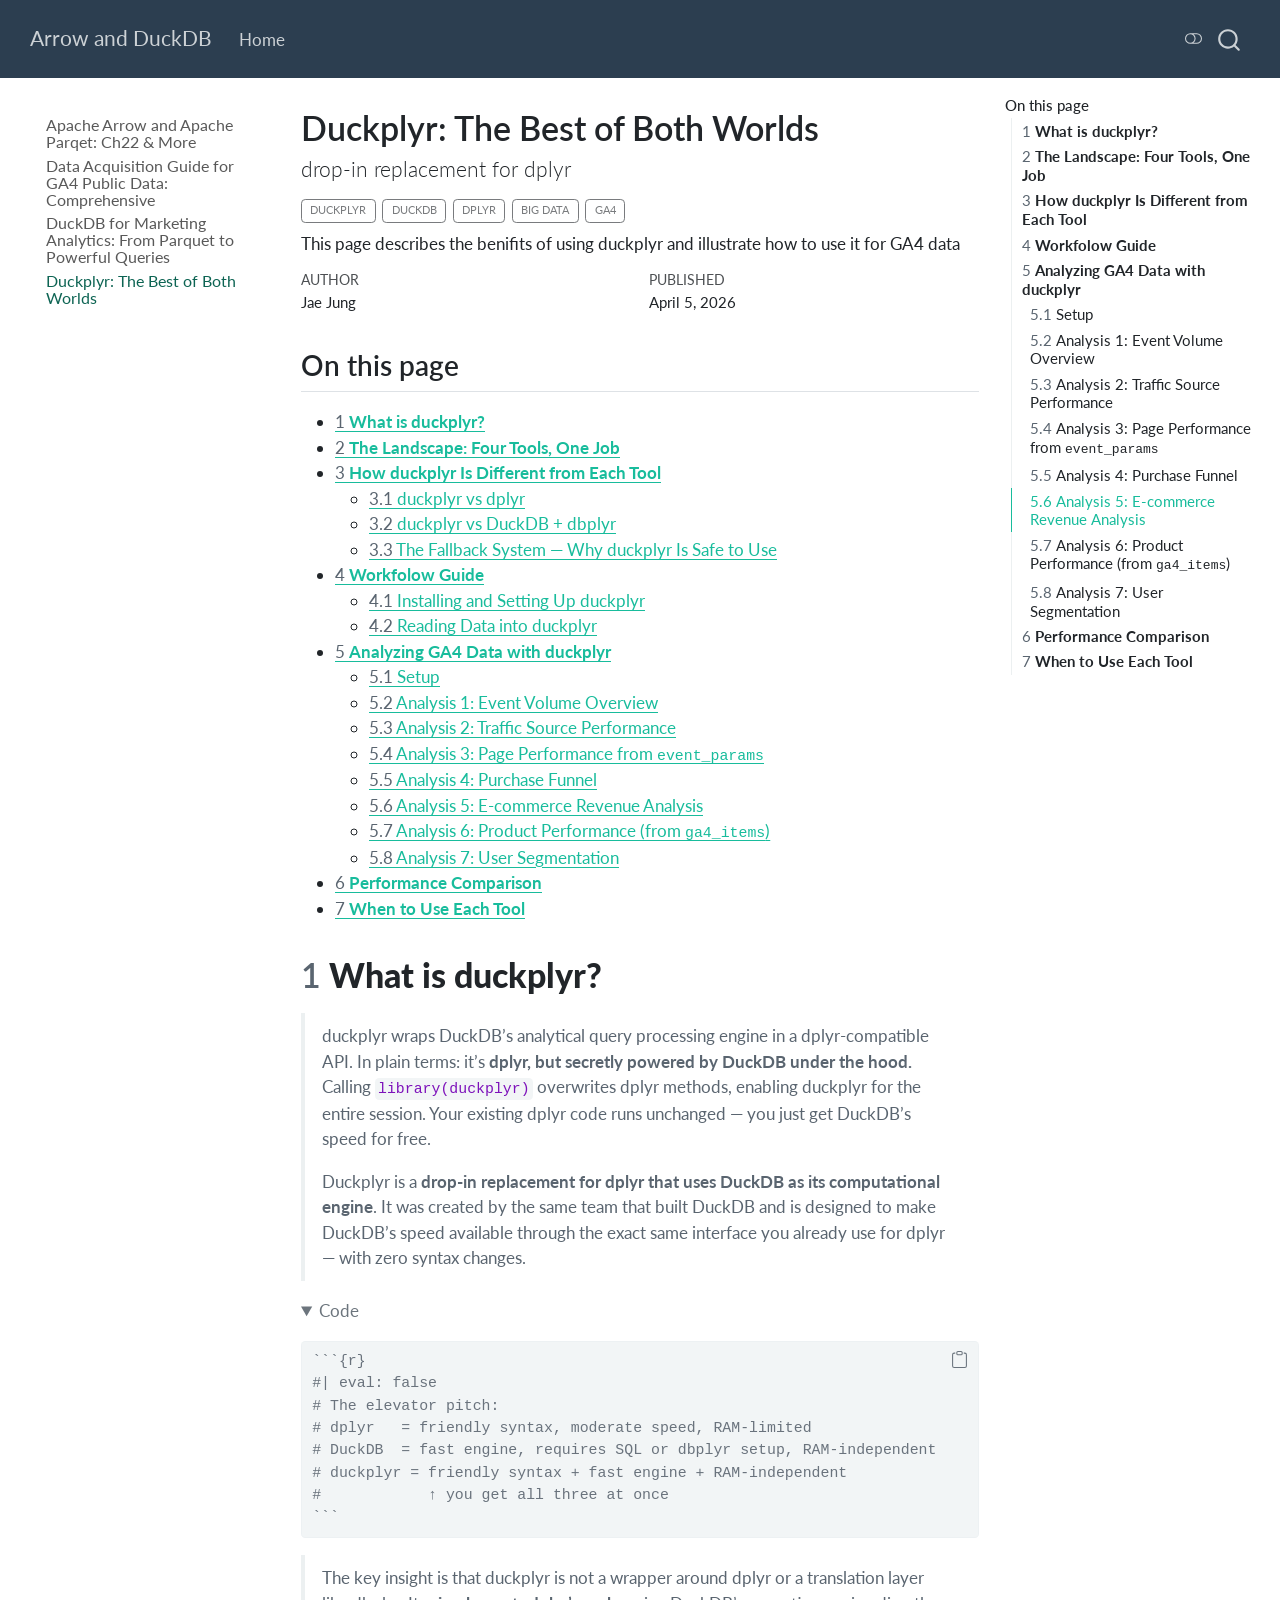
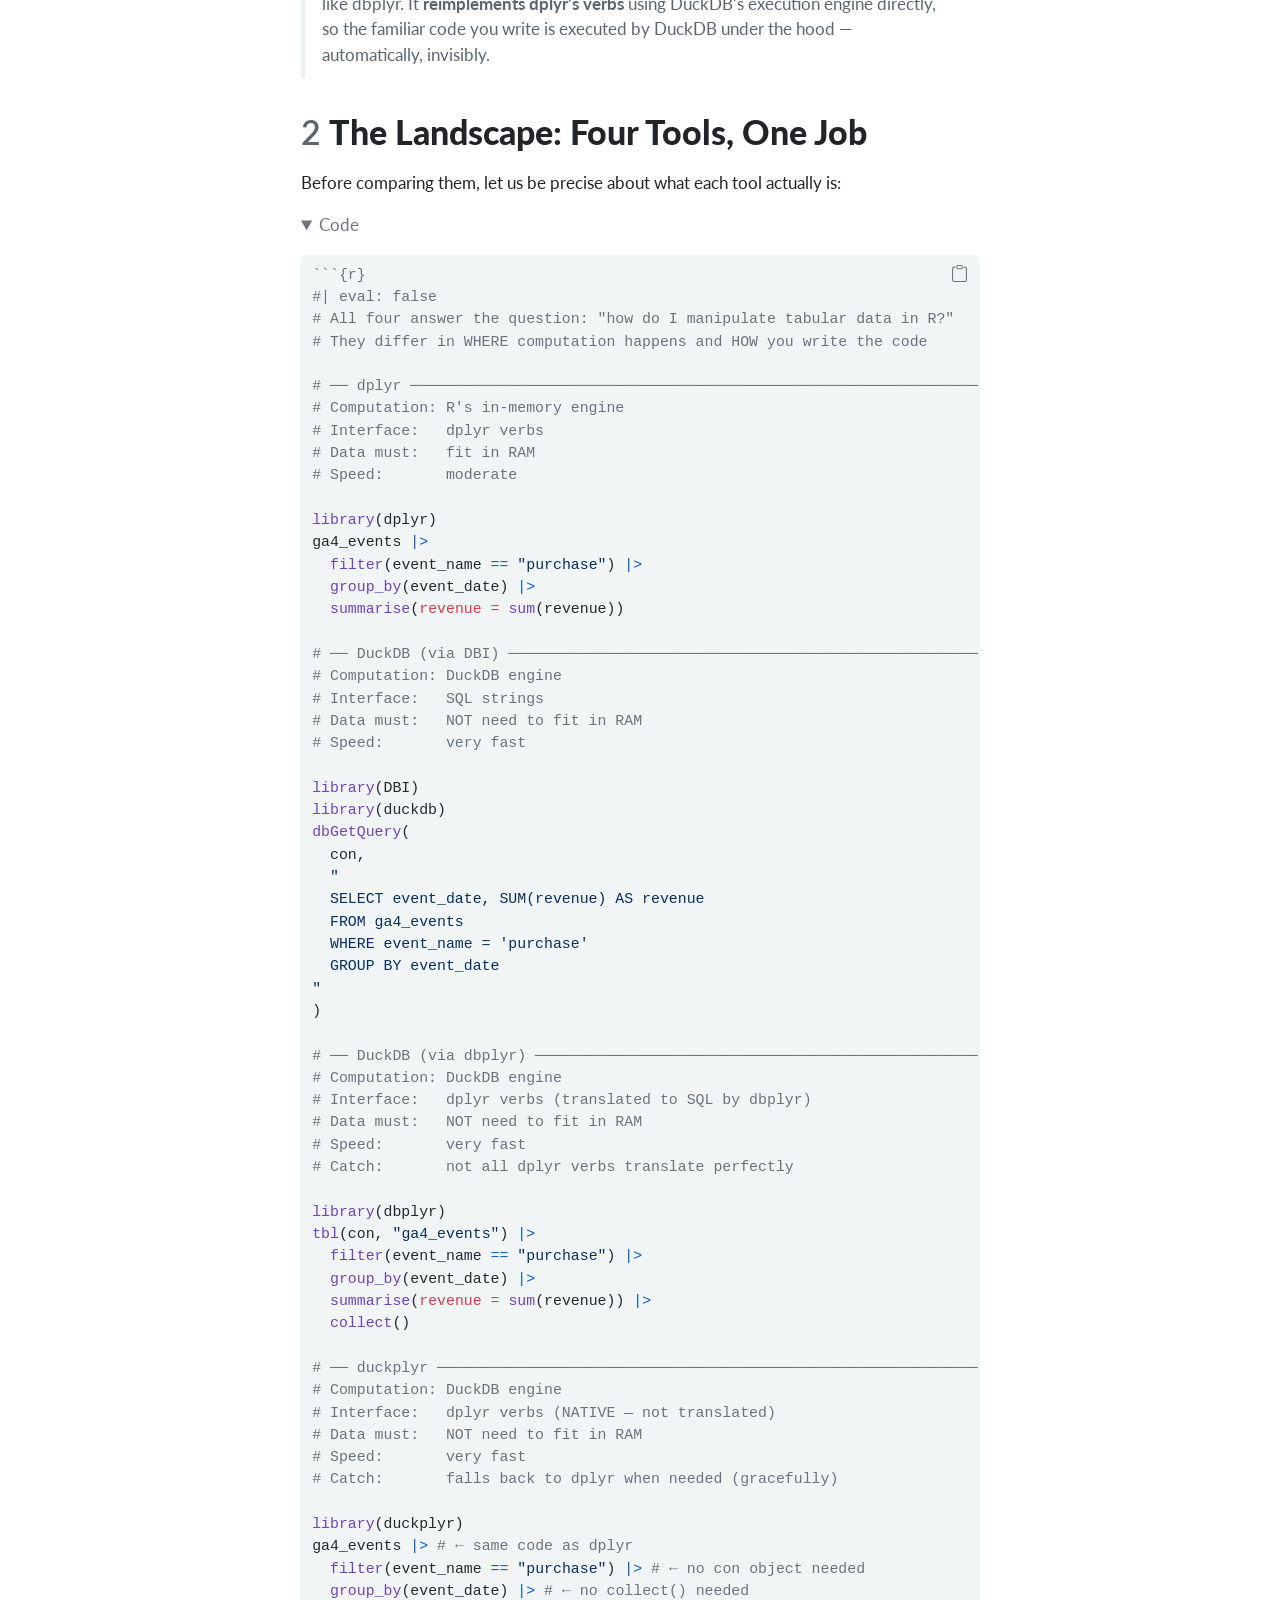
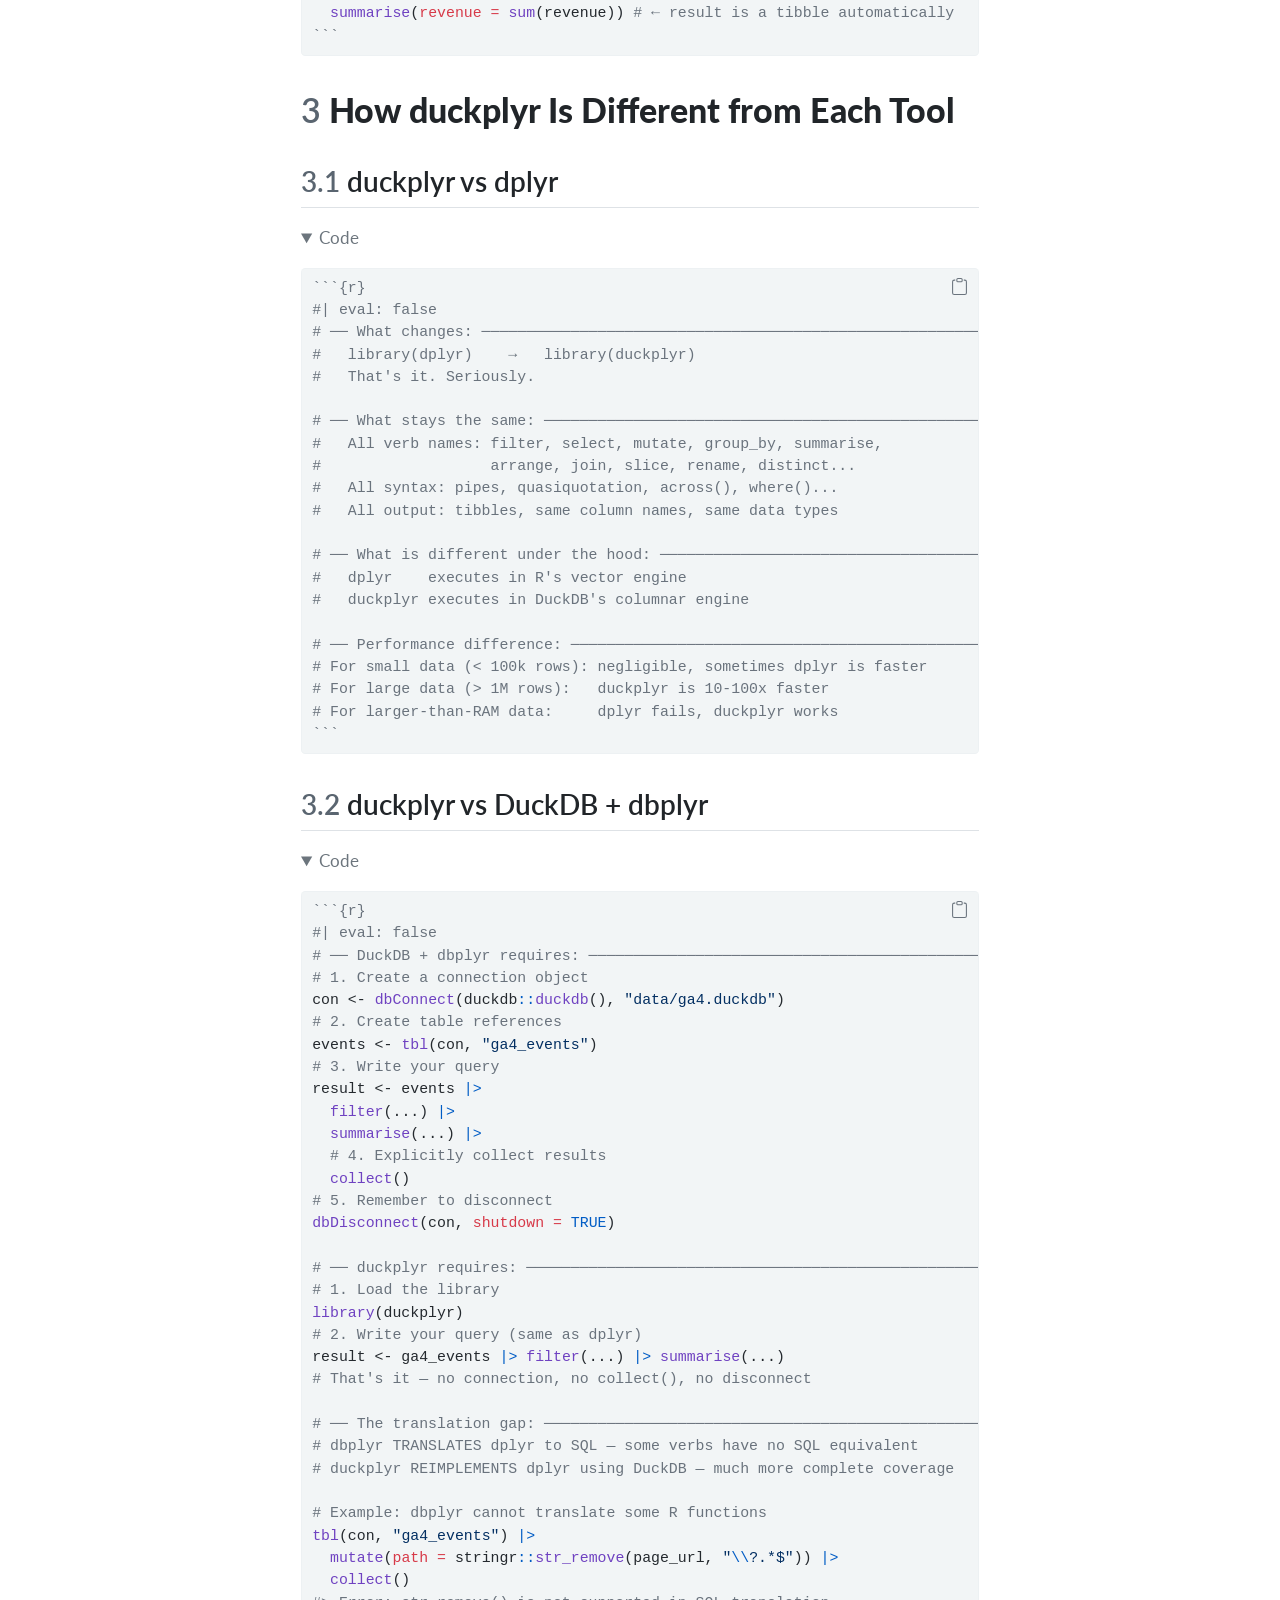
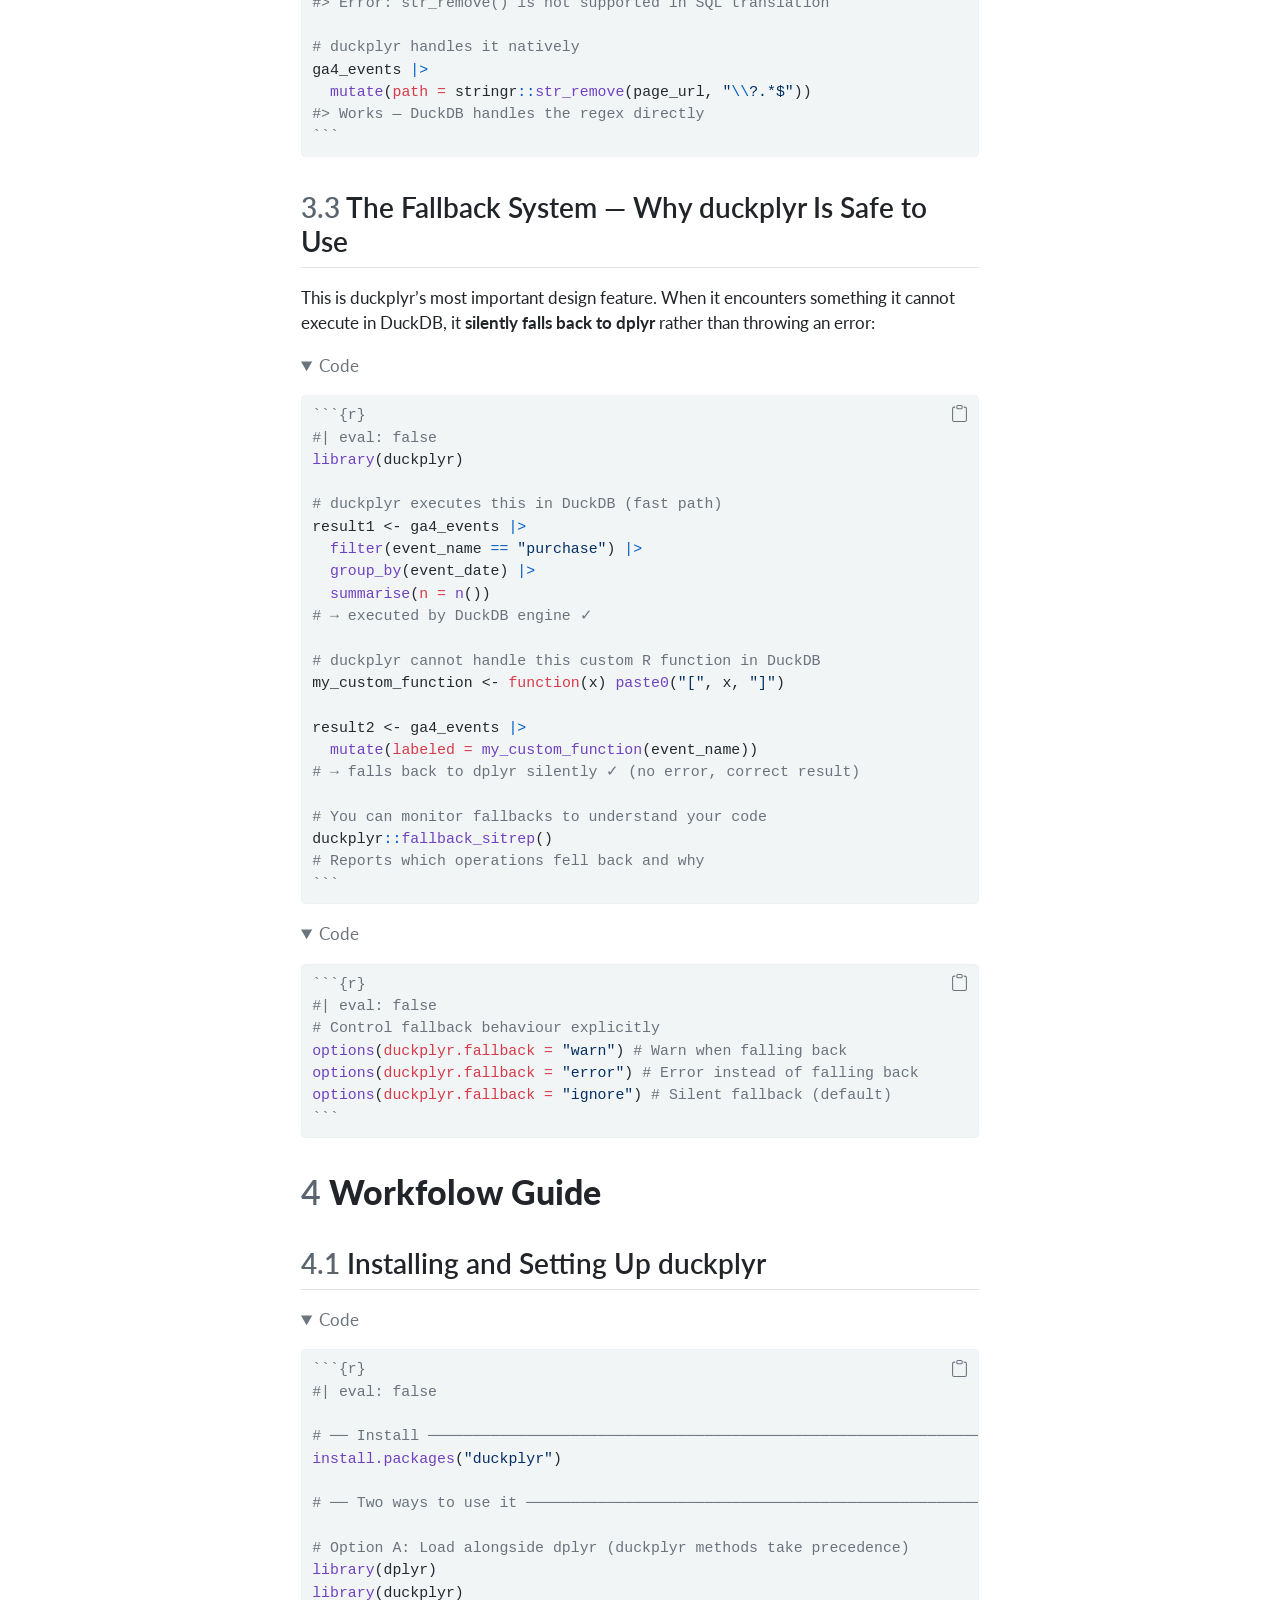
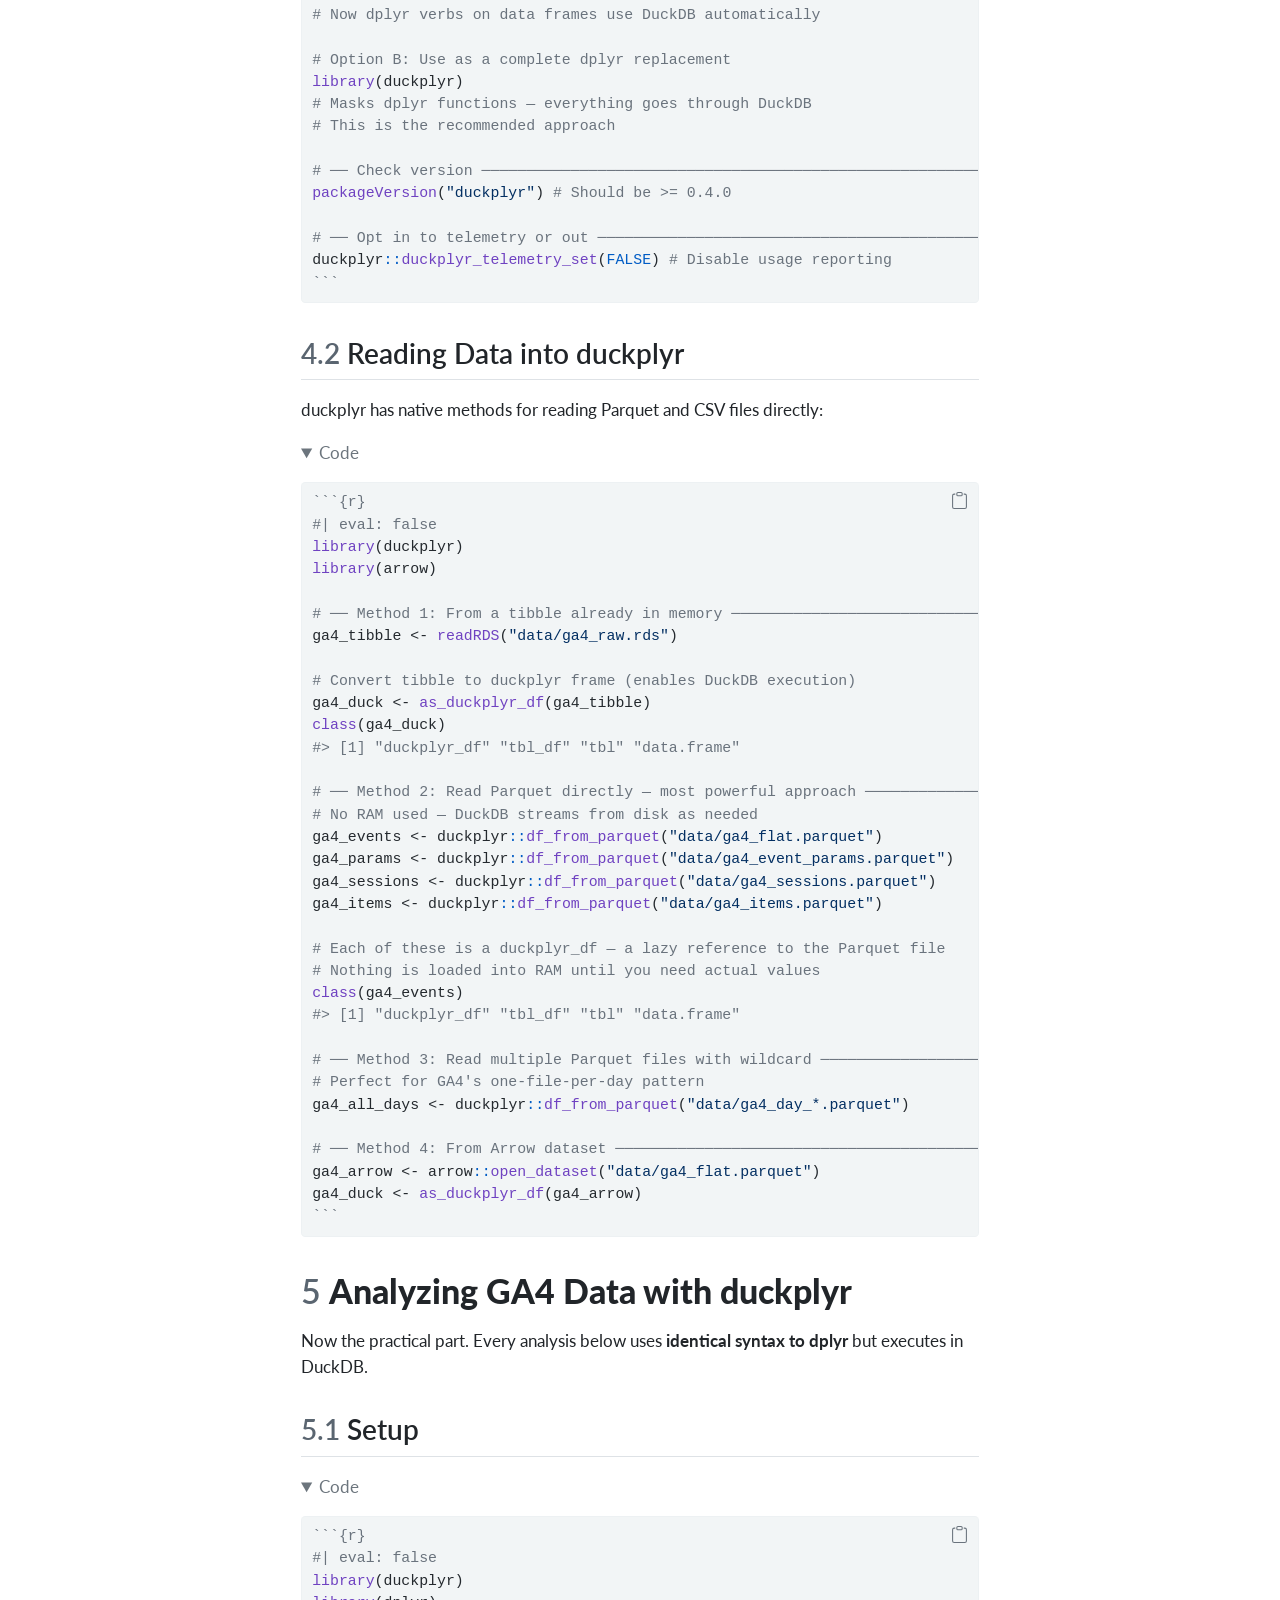
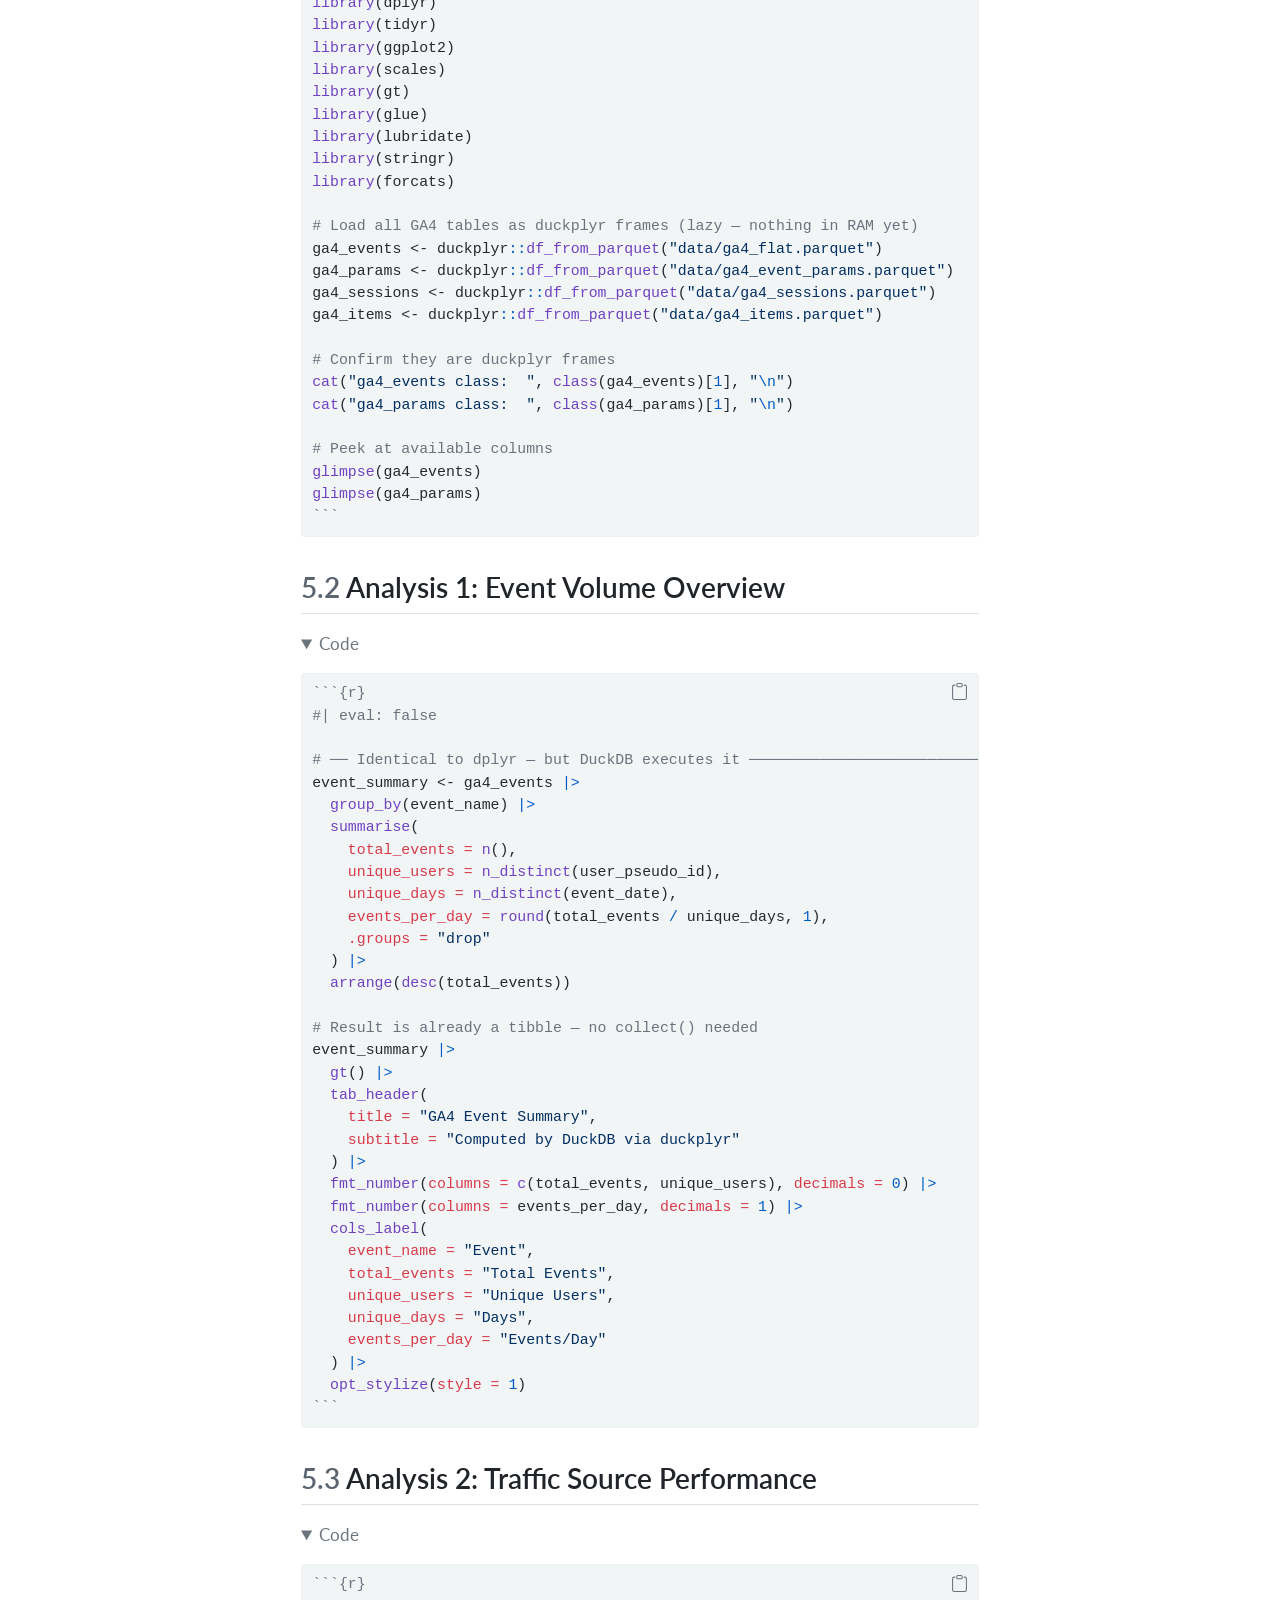
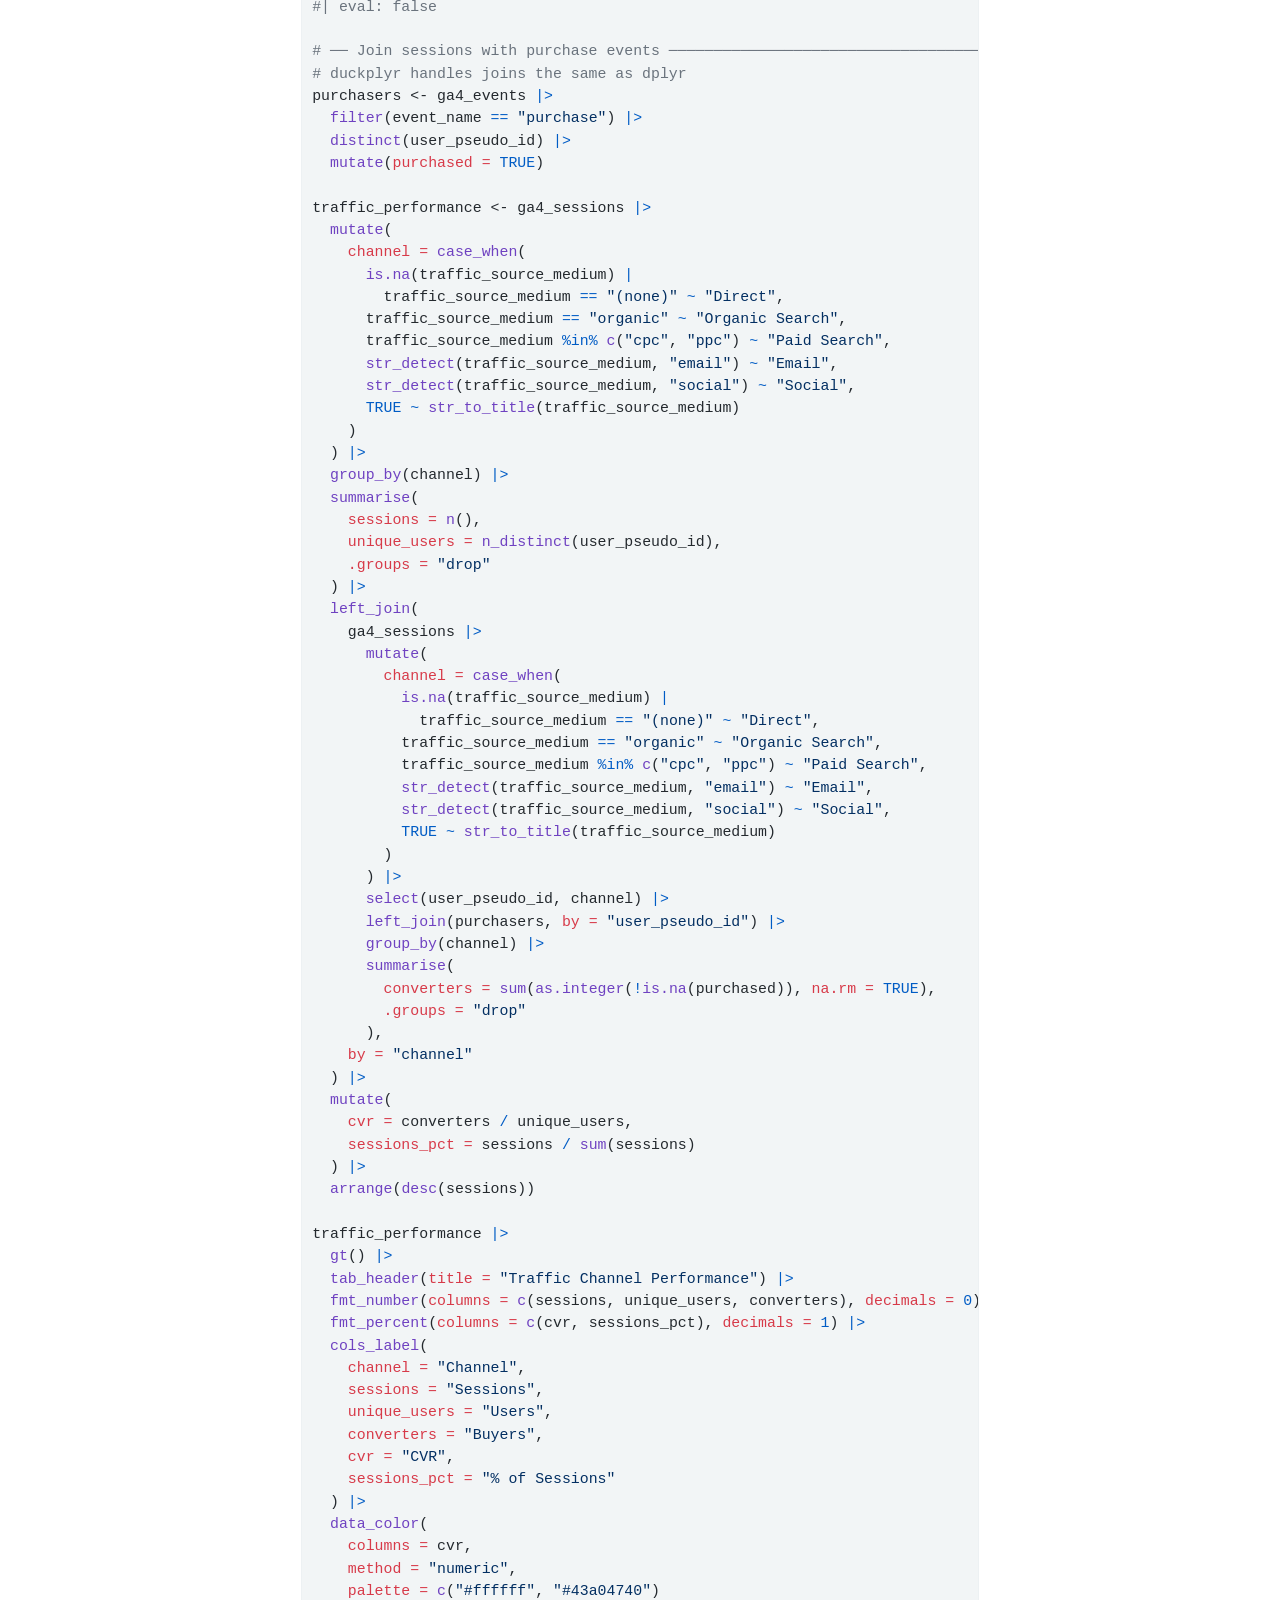
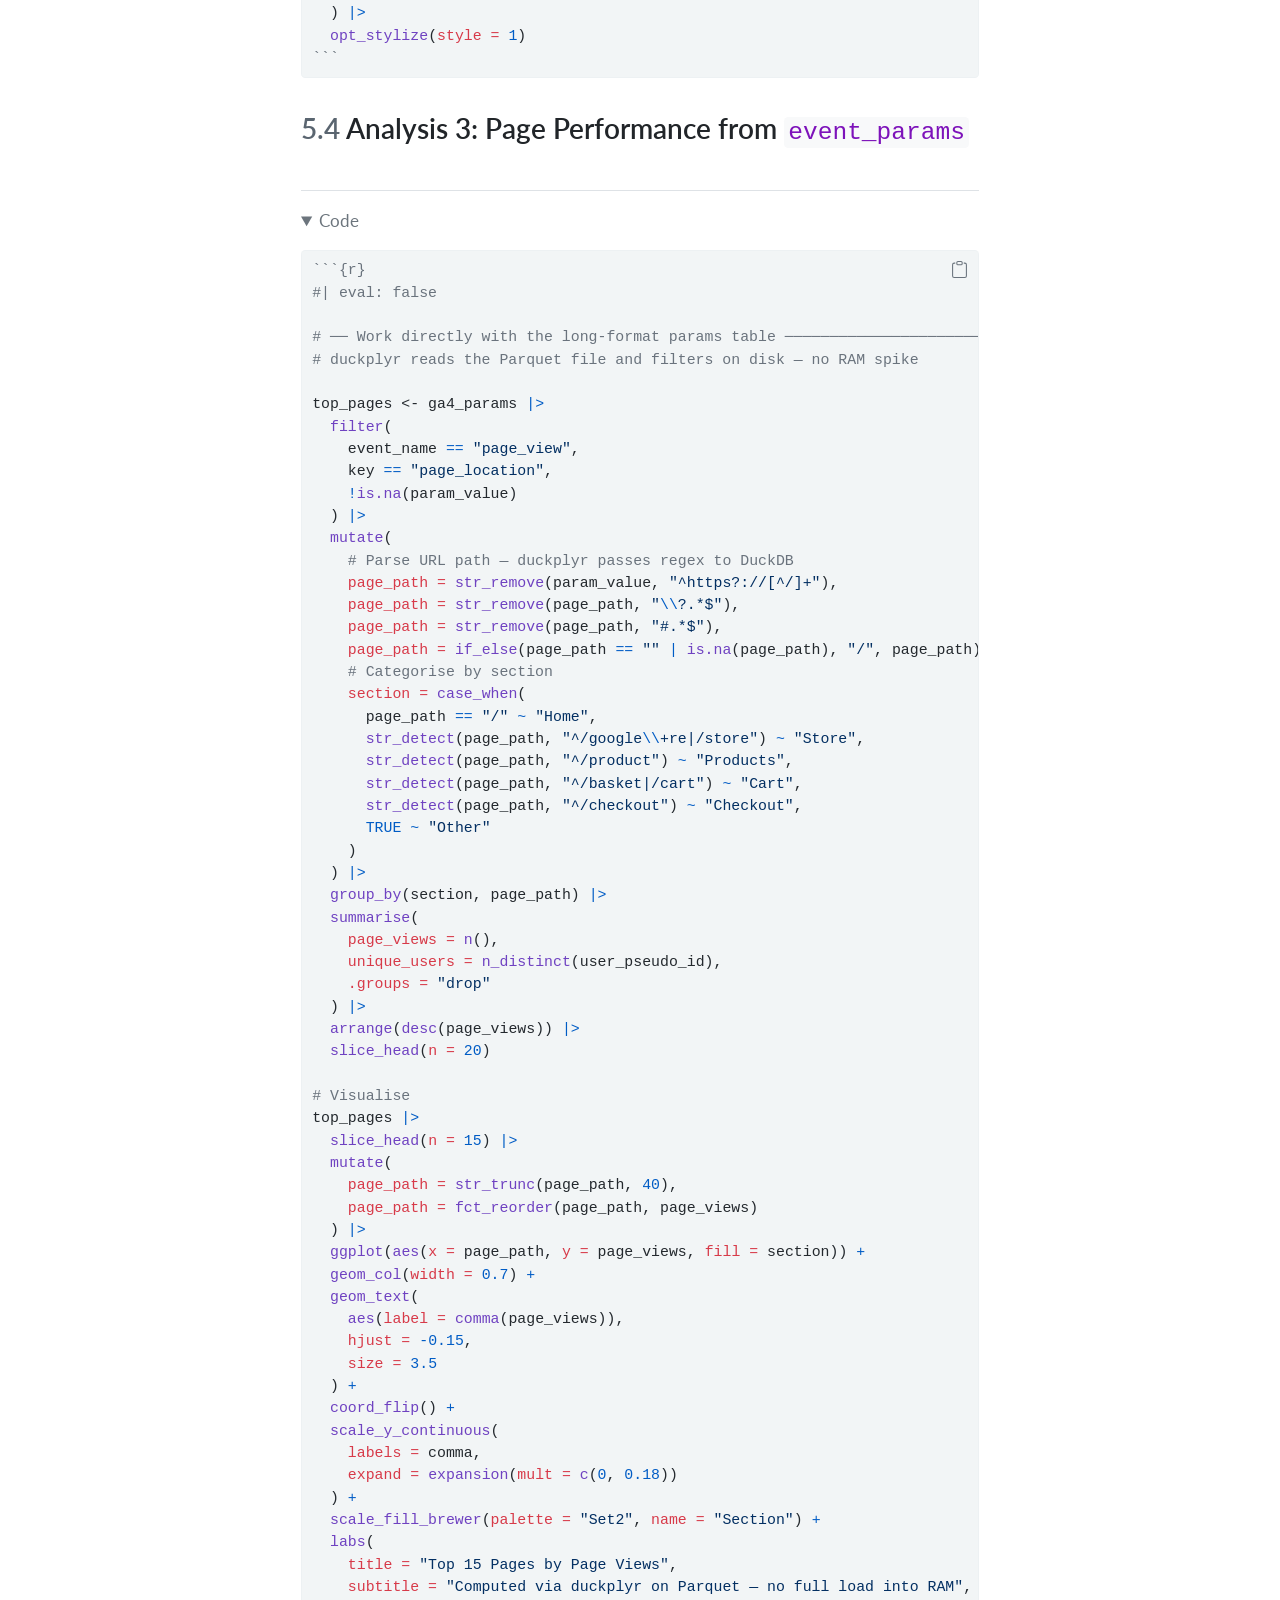
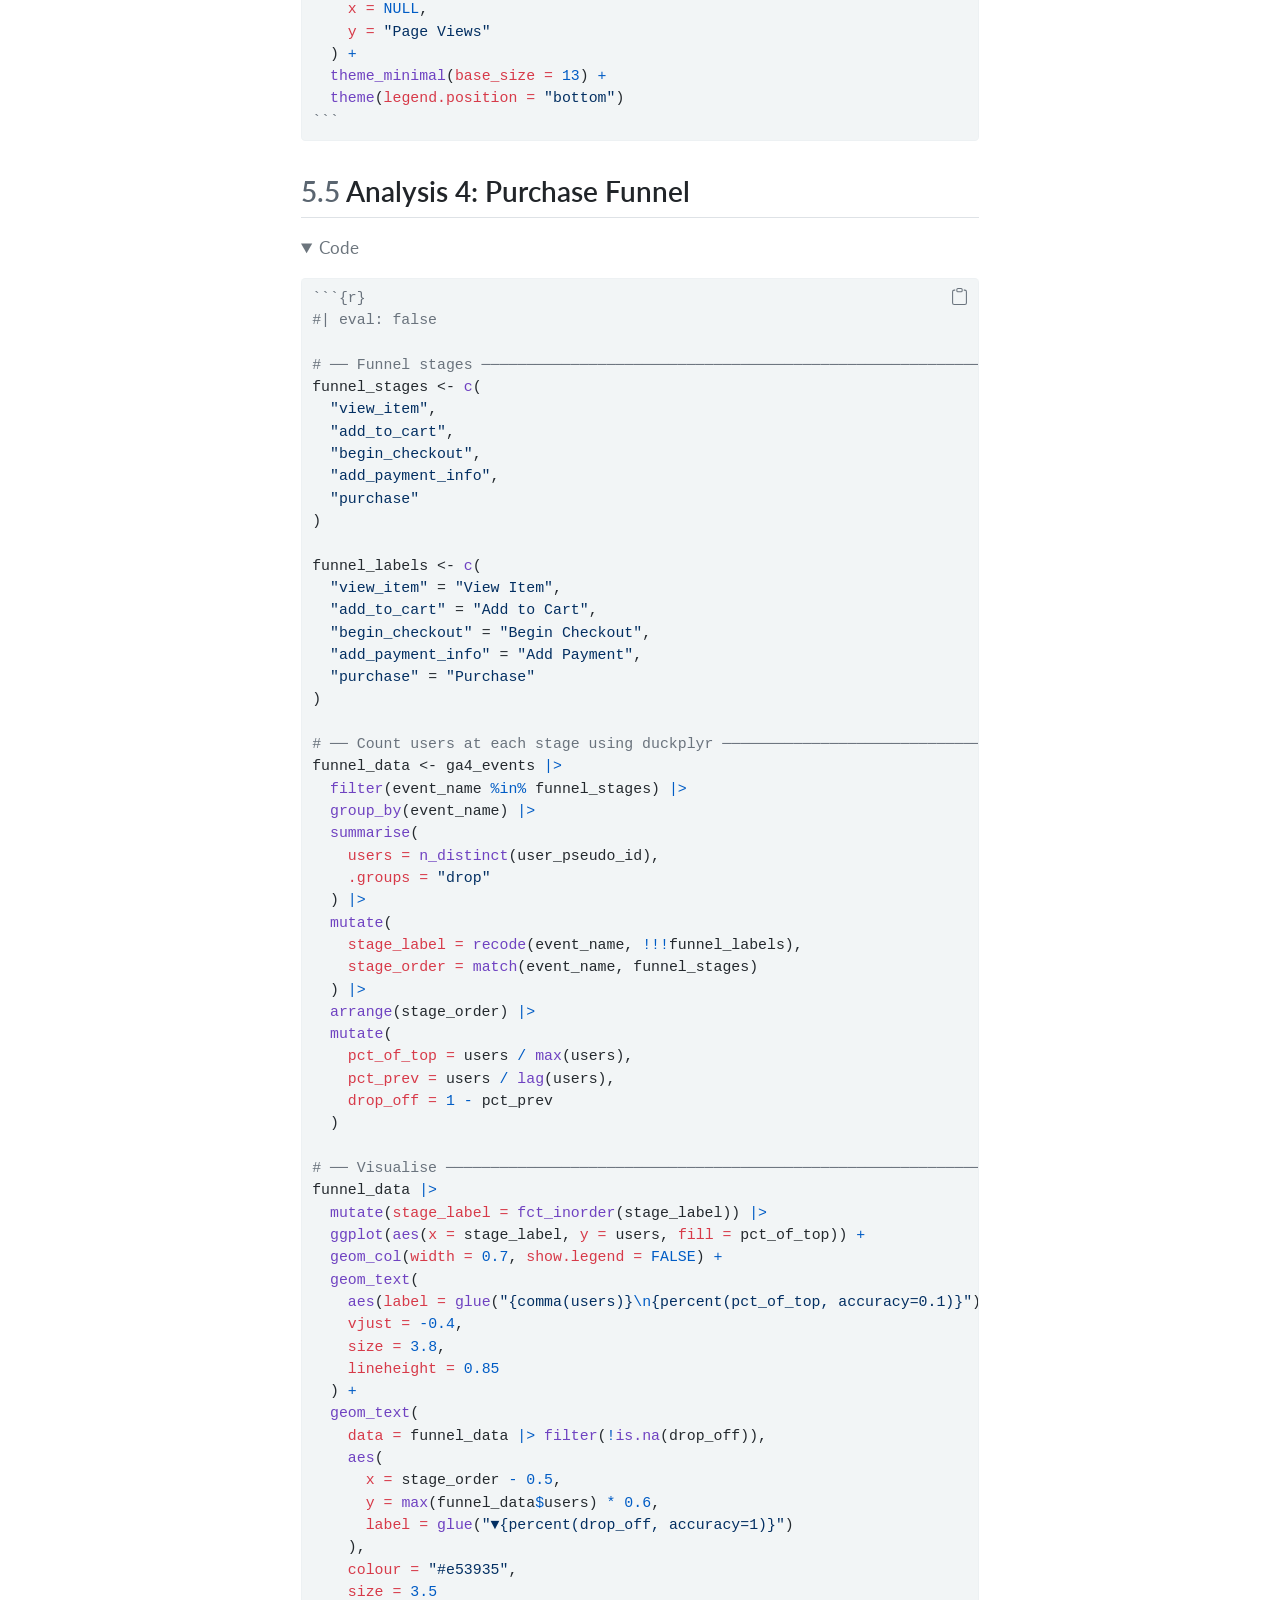
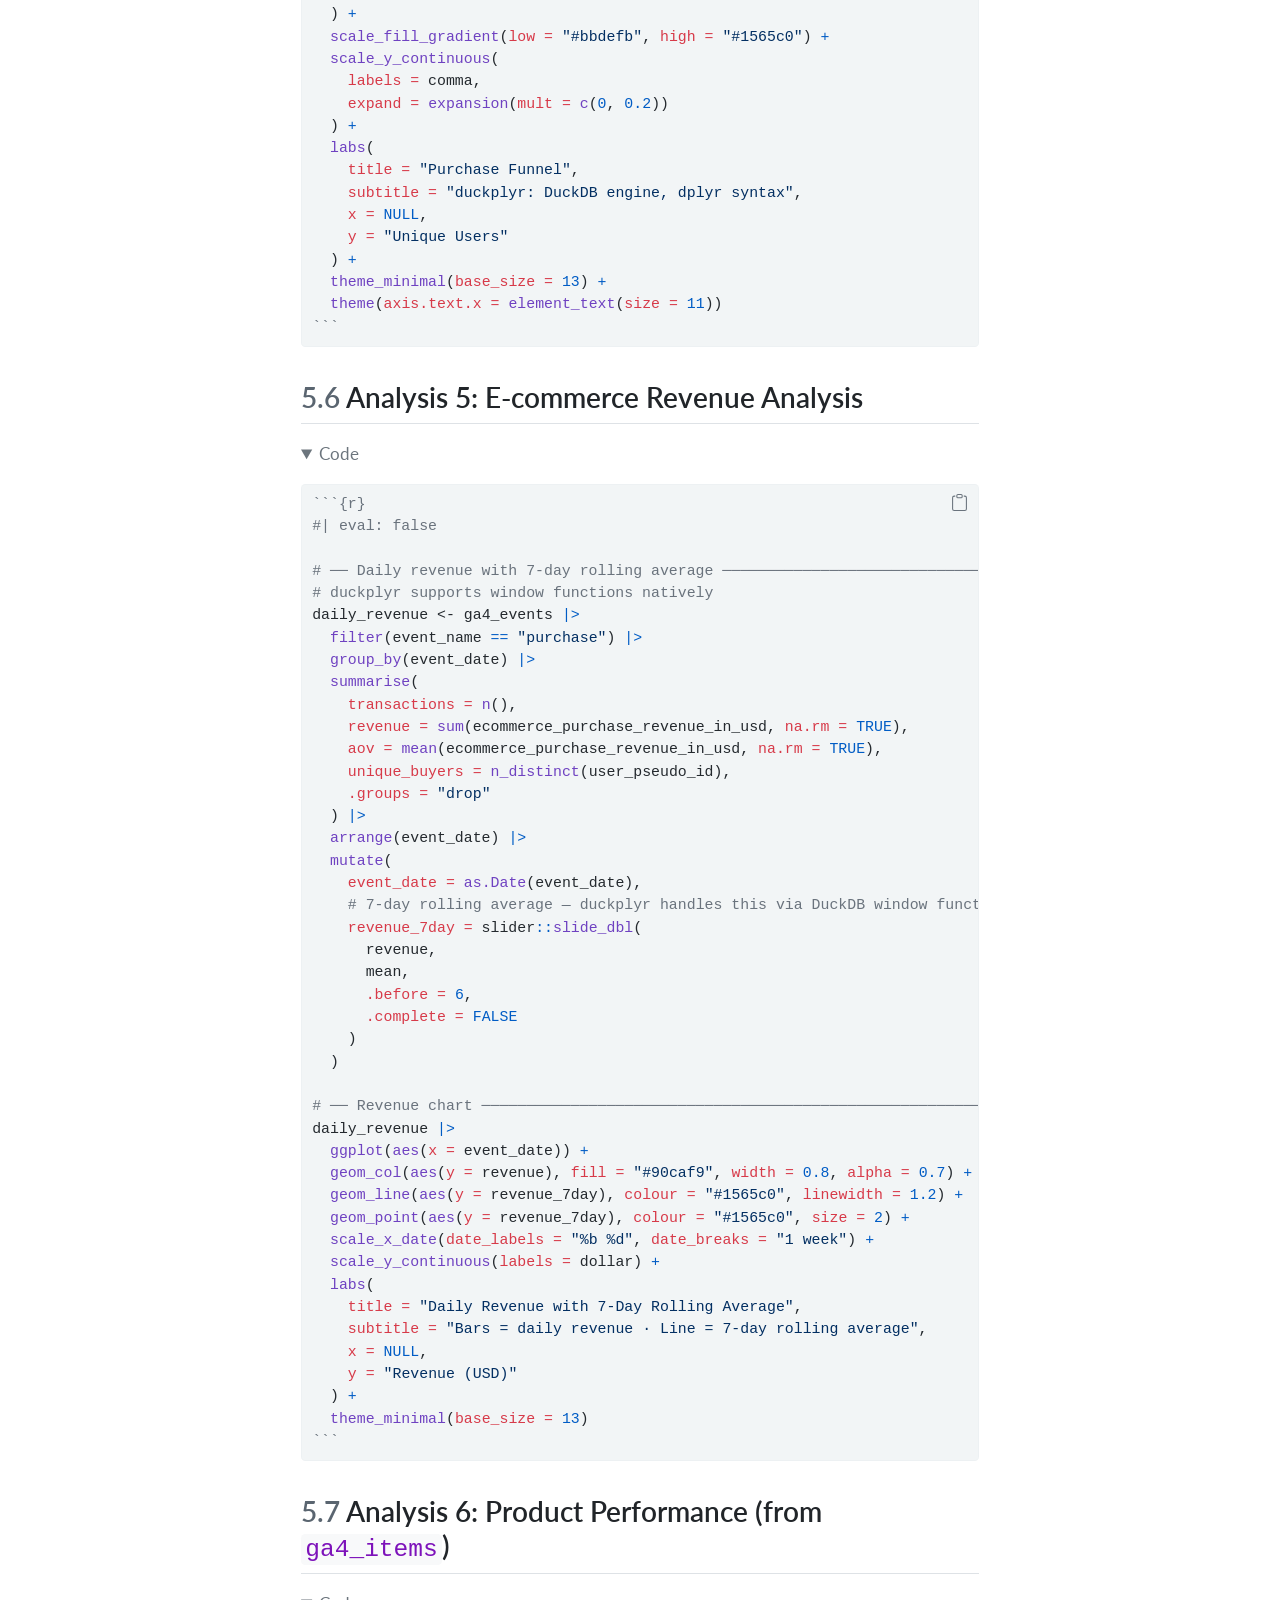
<file: docs/duckplyr.html>
<!DOCTYPE html>
<html xmlns="http://www.w3.org/1999/xhtml" lang="en" xml:lang="en"><head>
<meta http-equiv="Content-Type" content="text/html; charset=UTF-8">
<meta charset="utf-8">
<meta name="generator" content="quarto-1.8.26">
<meta name="viewport" content="width=device-width, initial-scale=1.0, user-scalable=yes">
<meta name="author" content="Jae Jung">
<meta name="dcterms.date" content="2026-04-05">
<meta name="description" content="This page describes the benifits of using duckplyr and illustrate how to use it for GA4 data">
<title>Duckplyr: The Best of Both Worlds – Arrow and DuckDB</title>
<style>
code{white-space: pre-wrap;}
span.smallcaps{font-variant: small-caps;}
div.columns{display: flex; gap: min(4vw, 1.5em);}
div.column{flex: auto; overflow-x: auto;}
div.hanging-indent{margin-left: 1.5em; text-indent: -1.5em;}
ul.task-list{list-style: none;}
ul.task-list li input[type="checkbox"] {
  width: 0.8em;
  margin: 0 0.8em 0.2em -1em; /* quarto-specific, see https://github.com/quarto-dev/quarto-cli/issues/4556 */ 
  vertical-align: middle;
}
/* CSS for syntax highlighting */
html { -webkit-text-size-adjust: 100%; }
pre > code.sourceCode { white-space: pre; position: relative; }
pre > code.sourceCode > span { display: inline-block; line-height: 1.25; }
pre > code.sourceCode > span:empty { height: 1.2em; }
.sourceCode { overflow: visible; }
code.sourceCode > span { color: inherit; text-decoration: inherit; }
div.sourceCode { margin: 1em 0; }
pre.sourceCode { margin: 0; }
@media screen {
div.sourceCode { overflow: auto; }
}
@media print {
pre > code.sourceCode { white-space: pre-wrap; }
pre > code.sourceCode > span { text-indent: -5em; padding-left: 5em; }
}
pre.numberSource code
  { counter-reset: source-line 0; }
pre.numberSource code > span
  { position: relative; left: -4em; counter-increment: source-line; }
pre.numberSource code > span > a:first-child::before
  { content: counter(source-line);
    position: relative; left: -1em; text-align: right; vertical-align: baseline;
    border: none; display: inline-block;
    -webkit-touch-callout: none; -webkit-user-select: none;
    -khtml-user-select: none; -moz-user-select: none;
    -ms-user-select: none; user-select: none;
    padding: 0 4px; width: 4em;
  }
pre.numberSource { margin-left: 3em;  padding-left: 4px; }
div.sourceCode
  {   }
@media screen {
pre > code.sourceCode > span > a:first-child::before { text-decoration: underline; }
}
</style>

<script src="site_libs/quarto-nav/quarto-nav.js"></script>
<script src="site_libs/quarto-nav/headroom.min.js"></script>
<script src="site_libs/clipboard/clipboard.min.js"></script>
<script src="site_libs/quarto-search/autocomplete.umd.js"></script>
<script src="site_libs/quarto-search/fuse.min.js"></script>
<script src="site_libs/quarto-search/quarto-search.js"></script>
<meta name="quarto:offset" content="./">
<script src="site_libs/quarto-html/quarto.js" type="module"></script>
<script src="site_libs/quarto-html/tabsets/tabsets.js" type="module"></script>
<script src="site_libs/quarto-html/axe/axe-check.js" type="module"></script>
<script src="site_libs/quarto-html/popper.min.js"></script>
<script src="site_libs/quarto-html/tippy.umd.min.js"></script>
<script src="site_libs/quarto-html/anchor.min.js"></script>
<link href="site_libs/quarto-html/tippy.css" rel="stylesheet">
<link href="site_libs/quarto-html/quarto-syntax-highlighting-597958c53c93a607afca12fd375c57ed.css" rel="stylesheet" class="quarto-color-scheme" id="quarto-text-highlighting-styles">
<link href="site_libs/quarto-html/quarto-syntax-highlighting-dark-7ac2f9da8c2617a4fdd15004b4601015.css" rel="stylesheet" class="quarto-color-scheme quarto-color-alternate" id="quarto-text-highlighting-styles">
<link href="site_libs/quarto-html/quarto-syntax-highlighting-597958c53c93a607afca12fd375c57ed.css" rel="stylesheet" class="quarto-color-scheme-extra" id="quarto-text-highlighting-styles">
<script src="site_libs/bootstrap/bootstrap.min.js"></script>
<link href="site_libs/bootstrap/bootstrap-icons.css" rel="stylesheet">
<link href="site_libs/bootstrap/bootstrap-ea2c01f27a86cd888be845a75ab84aaf.min.css" rel="stylesheet" append-hash="true" class="quarto-color-scheme" id="quarto-bootstrap" data-mode="light">
<link href="site_libs/bootstrap/bootstrap-dark-78d0a13e6d35108d84457cbe65748f29.min.css" rel="stylesheet" append-hash="true" class="quarto-color-scheme quarto-color-alternate" id="quarto-bootstrap" data-mode="dark">
<link href="site_libs/bootstrap/bootstrap-ea2c01f27a86cd888be845a75ab84aaf.min.css" rel="stylesheet" append-hash="true" class="quarto-color-scheme-extra" id="quarto-bootstrap" data-mode="light"><script id="quarto-search-options" type="application/json">{
  "location": "navbar",
  "copy-button": false,
  "collapse-after": 3,
  "panel-placement": "end",
  "type": "overlay",
  "limit": 50,
  "keyboard-shortcut": [
    "f",
    "/",
    "s"
  ],
  "show-item-context": false,
  "language": {
    "search-no-results-text": "No results",
    "search-matching-documents-text": "matching documents",
    "search-copy-link-title": "Copy link to search",
    "search-hide-matches-text": "Hide additional matches",
    "search-more-match-text": "more match in this document",
    "search-more-matches-text": "more matches in this document",
    "search-clear-button-title": "Clear",
    "search-text-placeholder": "",
    "search-detached-cancel-button-title": "Cancel",
    "search-submit-button-title": "Submit",
    "search-label": "Search"
  }
}</script><style>html{ scroll-behavior: smooth; }</style>
</head>
<body class="nav-sidebar floating nav-fixed quarto-light"><script id="quarto-html-before-body" type="application/javascript">
    const toggleBodyColorMode = (bsSheetEl) => {
      const mode = bsSheetEl.getAttribute("data-mode");
      const bodyEl = window.document.querySelector("body");
      if (mode === "dark") {
        bodyEl.classList.add("quarto-dark");
        bodyEl.classList.remove("quarto-light");
      } else {
        bodyEl.classList.add("quarto-light");
        bodyEl.classList.remove("quarto-dark");
      }
    }
    const toggleBodyColorPrimary = () => {
      const bsSheetEl = window.document.querySelector("link#quarto-bootstrap:not([rel=disabled-stylesheet])");
      if (bsSheetEl) {
        toggleBodyColorMode(bsSheetEl);
      }
    }
    const setColorSchemeToggle = (alternate) => {
      const toggles = window.document.querySelectorAll('.quarto-color-scheme-toggle');
      for (let i=0; i < toggles.length; i++) {
        const toggle = toggles[i];
        if (toggle) {
          if (alternate) {
            toggle.classList.add("alternate");
          } else {
            toggle.classList.remove("alternate");
          }
        }
      }
    };
    const toggleColorMode = (alternate) => {
      // Switch the stylesheets
      const primaryStylesheets = window.document.querySelectorAll('link.quarto-color-scheme:not(.quarto-color-alternate)');
      const alternateStylesheets = window.document.querySelectorAll('link.quarto-color-scheme.quarto-color-alternate');
      manageTransitions('#quarto-margin-sidebar .nav-link', false);
      if (alternate) {
        // note: dark is layered on light, we don't disable primary!
        enableStylesheet(alternateStylesheets);
        for (const sheetNode of alternateStylesheets) {
          if (sheetNode.id === "quarto-bootstrap") {
            toggleBodyColorMode(sheetNode);
          }
        }
      } else {
        disableStylesheet(alternateStylesheets);
        enableStylesheet(primaryStylesheets)
        toggleBodyColorPrimary();
      }
      manageTransitions('#quarto-margin-sidebar .nav-link', true);
      // Switch the toggles
      setColorSchemeToggle(alternate)
      // Hack to workaround the fact that safari doesn't
      // properly recolor the scrollbar when toggling (#1455)
      if (navigator.userAgent.indexOf('Safari') > 0 && navigator.userAgent.indexOf('Chrome') == -1) {
        manageTransitions("body", false);
        window.scrollTo(0, 1);
        setTimeout(() => {
          window.scrollTo(0, 0);
          manageTransitions("body", true);
        }, 40);
      }
    }
    const disableStylesheet = (stylesheets) => {
      for (let i=0; i < stylesheets.length; i++) {
        const stylesheet = stylesheets[i];
        stylesheet.rel = 'disabled-stylesheet';
      }
    }
    const enableStylesheet = (stylesheets) => {
      for (let i=0; i < stylesheets.length; i++) {
        const stylesheet = stylesheets[i];
        if(stylesheet.rel !== 'stylesheet') { // for Chrome, which will still FOUC without this check
          stylesheet.rel = 'stylesheet';
        }
      }
    }
    const manageTransitions = (selector, allowTransitions) => {
      const els = window.document.querySelectorAll(selector);
      for (let i=0; i < els.length; i++) {
        const el = els[i];
        if (allowTransitions) {
          el.classList.remove('notransition');
        } else {
          el.classList.add('notransition');
        }
      }
    }
    const isFileUrl = () => {
      return window.location.protocol === 'file:';
    }
    const hasAlternateSentinel = () => {
      let styleSentinel = getColorSchemeSentinel();
      if (styleSentinel !== null) {
        return styleSentinel === "alternate";
      } else {
        return false;
      }
    }
    const setStyleSentinel = (alternate) => {
      const value = alternate ? "alternate" : "default";
      if (!isFileUrl()) {
        window.localStorage.setItem("quarto-color-scheme", value);
      } else {
        localAlternateSentinel = value;
      }
    }
    const getColorSchemeSentinel = () => {
      if (!isFileUrl()) {
        const storageValue = window.localStorage.getItem("quarto-color-scheme");
        return storageValue != null ? storageValue : localAlternateSentinel;
      } else {
        return localAlternateSentinel;
      }
    }
    const toggleGiscusIfUsed = (isAlternate, darkModeDefault) => {
      const baseTheme = document.querySelector('#giscus-base-theme')?.value ?? 'light';
      const alternateTheme = document.querySelector('#giscus-alt-theme')?.value ?? 'dark';
      let newTheme = '';
      if(authorPrefersDark) {
        newTheme = isAlternate ? baseTheme : alternateTheme;
      } else {
        newTheme = isAlternate ? alternateTheme : baseTheme;
      }
      const changeGiscusTheme = () => {
        // From: https://github.com/giscus/giscus/issues/336
        const sendMessage = (message) => {
          const iframe = document.querySelector('iframe.giscus-frame');
          if (!iframe) return;
          iframe.contentWindow.postMessage({ giscus: message }, 'https://giscus.app');
        }
        sendMessage({
          setConfig: {
            theme: newTheme
          }
        });
      }
      const isGiscussLoaded = window.document.querySelector('iframe.giscus-frame') !== null;
      if (isGiscussLoaded) {
        changeGiscusTheme();
      }
    };
    const authorPrefersDark = false;
    const darkModeDefault = authorPrefersDark;
      document.querySelector('link#quarto-text-highlighting-styles.quarto-color-scheme-extra').rel = 'disabled-stylesheet';
      document.querySelector('link#quarto-bootstrap.quarto-color-scheme-extra').rel = 'disabled-stylesheet';
    let localAlternateSentinel = darkModeDefault ? 'alternate' : 'default';
    // Dark / light mode switch
    window.quartoToggleColorScheme = () => {
      // Read the current dark / light value
      let toAlternate = !hasAlternateSentinel();
      toggleColorMode(toAlternate);
      setStyleSentinel(toAlternate);
      toggleGiscusIfUsed(toAlternate, darkModeDefault);
      window.dispatchEvent(new Event('resize'));
    };
    // Switch to dark mode if need be
    if (hasAlternateSentinel()) {
      toggleColorMode(true);
    } else {
      toggleColorMode(false);
    }
  </script>

<div id="quarto-search-results"></div>
  <header id="quarto-header" class="headroom fixed-top"><nav class="navbar navbar-expand-lg " data-bs-theme="dark"><div class="navbar-container container-fluid">
      <div class="navbar-brand-container mx-auto">
    <a class="navbar-brand" href="./index.html">
    <span class="navbar-title">Arrow and DuckDB</span>
    </a>
  </div>
            <div id="quarto-search" class="" title="Search"></div>
          <button class="navbar-toggler" type="button" data-bs-toggle="collapse" data-bs-target="#navbarCollapse" aria-controls="navbarCollapse" role="menu" aria-expanded="false" aria-label="Toggle navigation" onclick="if (window.quartoToggleHeadroom) { window.quartoToggleHeadroom(); }">
  <span class="navbar-toggler-icon"></span>
</button>
          <div class="collapse navbar-collapse" id="navbarCollapse">
            <ul class="navbar-nav navbar-nav-scroll me-auto">
<li class="nav-item">
    <a class="nav-link" href="./index.html"> 
<span class="menu-text">Home</span></a>
  </li>  
</ul>
</div> <!-- /navcollapse -->
            <div class="quarto-navbar-tools">
  <a href="" class="quarto-color-scheme-toggle quarto-navigation-tool  px-1" onclick="window.quartoToggleColorScheme(); return false;" title="Toggle dark mode"><i class="bi"></i></a>
</div>
      </div> <!-- /container-fluid -->
    </nav><nav class="quarto-secondary-nav"><div class="container-fluid d-flex">
      <button type="button" class="quarto-btn-toggle btn" data-bs-toggle="collapse" role="button" data-bs-target=".quarto-sidebar-collapse-item" aria-controls="quarto-sidebar" aria-expanded="false" aria-label="Toggle sidebar navigation" onclick="if (window.quartoToggleHeadroom) { window.quartoToggleHeadroom(); }">
        <i class="bi bi-layout-text-sidebar-reverse"></i>
      </button>
        <nav class="quarto-page-breadcrumbs" aria-label="breadcrumb"><ol class="breadcrumb"><li class="breadcrumb-item"><a href="./duckplyr.html">Duckplyr: The Best of Both Worlds</a></li></ol></nav>
        <a class="flex-grow-1" role="navigation" data-bs-toggle="collapse" data-bs-target=".quarto-sidebar-collapse-item" aria-controls="quarto-sidebar" aria-expanded="false" aria-label="Toggle sidebar navigation" onclick="if (window.quartoToggleHeadroom) { window.quartoToggleHeadroom(); }">      
        </a>
    </div>
  </nav></header><!-- content --><div id="quarto-content" class="quarto-container page-columns page-rows-contents page-layout-article page-navbar">
<!-- sidebar -->
  <nav id="quarto-sidebar" class="sidebar collapse collapse-horizontal quarto-sidebar-collapse-item sidebar-navigation floating overflow-auto"><div class="sidebar-menu-container"> 
    <ul class="list-unstyled mt-1">
<li class="sidebar-item">
  <div class="sidebar-item-container"> 
  <a href="./arrow.html" class="sidebar-item-text sidebar-link">
 <span class="menu-text">Apache Arrow and Apache Parqet: Ch22 &amp; More</span></a>
  </div>
</li>
        <li class="sidebar-item">
  <div class="sidebar-item-container"> 
  <a href="./ga4_data_setup.html" class="sidebar-item-text sidebar-link">
 <span class="menu-text">Data Acquisition Guide for GA4 Public Data: Comprehensive</span></a>
  </div>
</li>
        <li class="sidebar-item">
  <div class="sidebar-item-container"> 
  <a href="./duckdb.html" class="sidebar-item-text sidebar-link">
 <span class="menu-text">DuckDB for Marketing Analytics: From Parquet to Powerful Queries</span></a>
  </div>
</li>
        <li class="sidebar-item">
  <div class="sidebar-item-container"> 
  <a href="./duckplyr.html" class="sidebar-item-text sidebar-link active">
 <span class="menu-text">Duckplyr: The Best of Both Worlds</span></a>
  </div>
</li>
    </ul>
</div>
</nav><div id="quarto-sidebar-glass" class="quarto-sidebar-collapse-item" data-bs-toggle="collapse" data-bs-target=".quarto-sidebar-collapse-item"></div>
<!-- margin-sidebar -->
    <div id="quarto-margin-sidebar" class="sidebar margin-sidebar">
        <nav id="TOC" role="doc-toc" class="toc-active" data-toc-expanded="1"><h2 id="toc-title">On this page</h2>
   
  <ul>
<li><a href="#what-is-duckplyr" id="toc-what-is-duckplyr" class="nav-link active" data-scroll-target="#what-is-duckplyr"><span class="header-section-number">1</span> <strong>What is duckplyr?</strong></a></li>
  <li><a href="#the-landscape-four-tools-one-job" id="toc-the-landscape-four-tools-one-job" class="nav-link" data-scroll-target="#the-landscape-four-tools-one-job"><span class="header-section-number">2</span> <strong>The Landscape: Four Tools, One Job</strong></a></li>
  <li>
<a href="#how-duckplyr-is-different-from-each-tool" id="toc-how-duckplyr-is-different-from-each-tool" class="nav-link" data-scroll-target="#how-duckplyr-is-different-from-each-tool"><span class="header-section-number">3</span> <strong>How duckplyr Is Different from Each Tool</strong></a>
  <ul class="collapse">
<li><a href="#duckplyr-vs-dplyr" id="toc-duckplyr-vs-dplyr" class="nav-link" data-scroll-target="#duckplyr-vs-dplyr"><span class="header-section-number">3.1</span> duckplyr vs dplyr</a></li>
  <li><a href="#duckplyr-vs-duckdb-dbplyr" id="toc-duckplyr-vs-duckdb-dbplyr" class="nav-link" data-scroll-target="#duckplyr-vs-duckdb-dbplyr"><span class="header-section-number">3.2</span> duckplyr vs DuckDB + dbplyr</a></li>
  <li><a href="#the-fallback-system-why-duckplyr-is-safe-to-use" id="toc-the-fallback-system-why-duckplyr-is-safe-to-use" class="nav-link" data-scroll-target="#the-fallback-system-why-duckplyr-is-safe-to-use"><span class="header-section-number">3.3</span> The Fallback System — Why duckplyr Is Safe to Use</a></li>
  </ul>
</li>
  <li>
<a href="#workfolow-guide" id="toc-workfolow-guide" class="nav-link" data-scroll-target="#workfolow-guide"><span class="header-section-number">4</span> <strong>Workfolow Guide</strong></a>
  <ul class="collapse">
<li><a href="#installing-and-setting-up-duckplyr" id="toc-installing-and-setting-up-duckplyr" class="nav-link" data-scroll-target="#installing-and-setting-up-duckplyr"><span class="header-section-number">4.1</span> Installing and Setting Up duckplyr</a></li>
  <li><a href="#reading-data-into-duckplyr" id="toc-reading-data-into-duckplyr" class="nav-link" data-scroll-target="#reading-data-into-duckplyr"><span class="header-section-number">4.2</span> Reading Data into duckplyr</a></li>
  </ul>
</li>
  <li>
<a href="#analyzing-ga4-data-with-duckplyr" id="toc-analyzing-ga4-data-with-duckplyr" class="nav-link" data-scroll-target="#analyzing-ga4-data-with-duckplyr"><span class="header-section-number">5</span> <strong>Analyzing GA4 Data with duckplyr</strong></a>
  <ul class="collapse">
<li><a href="#setup" id="toc-setup" class="nav-link" data-scroll-target="#setup"><span class="header-section-number">5.1</span> Setup</a></li>
  <li><a href="#analysis-1-event-volume-overview" id="toc-analysis-1-event-volume-overview" class="nav-link" data-scroll-target="#analysis-1-event-volume-overview"><span class="header-section-number">5.2</span> Analysis 1: Event Volume Overview</a></li>
  <li><a href="#analysis-2-traffic-source-performance" id="toc-analysis-2-traffic-source-performance" class="nav-link" data-scroll-target="#analysis-2-traffic-source-performance"><span class="header-section-number">5.3</span> Analysis 2: Traffic Source Performance</a></li>
  <li><a href="#analysis-3-page-performance-from-event_params" id="toc-analysis-3-page-performance-from-event_params" class="nav-link" data-scroll-target="#analysis-3-page-performance-from-event_params"><span class="header-section-number">5.4</span> Analysis 3: Page Performance from <code>event_params</code></a></li>
  <li><a href="#analysis-4-purchase-funnel" id="toc-analysis-4-purchase-funnel" class="nav-link" data-scroll-target="#analysis-4-purchase-funnel"><span class="header-section-number">5.5</span> Analysis 4: Purchase Funnel</a></li>
  <li><a href="#analysis-5-e-commerce-revenue-analysis" id="toc-analysis-5-e-commerce-revenue-analysis" class="nav-link" data-scroll-target="#analysis-5-e-commerce-revenue-analysis"><span class="header-section-number">5.6</span> Analysis 5: E-commerce Revenue Analysis</a></li>
  <li><a href="#analysis-6-product-performance-from-ga4_items" id="toc-analysis-6-product-performance-from-ga4_items" class="nav-link" data-scroll-target="#analysis-6-product-performance-from-ga4_items"><span class="header-section-number">5.7</span> Analysis 6: Product Performance (from <code>ga4_items</code>)</a></li>
  <li><a href="#analysis-7-user-segmentation" id="toc-analysis-7-user-segmentation" class="nav-link" data-scroll-target="#analysis-7-user-segmentation"><span class="header-section-number">5.8</span> Analysis 7: User Segmentation</a></li>
  </ul>
</li>
  <li><a href="#performance-comparison" id="toc-performance-comparison" class="nav-link" data-scroll-target="#performance-comparison"><span class="header-section-number">6</span> <strong>Performance Comparison</strong></a></li>
  <li><a href="#when-to-use-each-tool" id="toc-when-to-use-each-tool" class="nav-link" data-scroll-target="#when-to-use-each-tool"><span class="header-section-number">7</span> <strong>When to Use Each Tool</strong></a></li>
  </ul></nav>
    </div>
<!-- main -->
<main class="content" id="quarto-document-content"><header id="title-block-header" class="quarto-title-block default"><div class="quarto-title">
<h1 class="title">Duckplyr: The Best of Both Worlds</h1>
<p class="subtitle lead">drop-in replacement for dplyr</p>
  <div class="quarto-categories">
    <div class="quarto-category">duckplyr</div>
    <div class="quarto-category">DuckDB</div>
    <div class="quarto-category">dplyr</div>
    <div class="quarto-category">Big Data</div>
    <div class="quarto-category">GA4</div>
  </div>
  </div>

<div>
  <div class="description">
    This page describes the benifits of using duckplyr and illustrate how to use it for GA4 data
  </div>
</div>


<div class="quarto-title-meta">

    <div>
    <div class="quarto-title-meta-heading">Author</div>
    <div class="quarto-title-meta-contents">
             <p>Jae Jung </p>
          </div>
  </div>
    
    <div>
    <div class="quarto-title-meta-heading">Published</div>
    <div class="quarto-title-meta-contents">
      <p class="date">April 5, 2026</p>
    </div>
  </div>
  
    
  </div>
  


</header><nav id="TOC-body" role="doc-toc"><h2 id="toc-title">On this page</h2>
   
  <ul>
<li><a href="#what-is-duckplyr" id="toc-what-is-duckplyr"><span class="header-section-number">1</span> <strong>What is duckplyr?</strong></a></li>
  <li><a href="#the-landscape-four-tools-one-job" id="toc-the-landscape-four-tools-one-job"><span class="header-section-number">2</span> <strong>The Landscape: Four Tools, One Job</strong></a></li>
  <li>
<a href="#how-duckplyr-is-different-from-each-tool" id="toc-how-duckplyr-is-different-from-each-tool"><span class="header-section-number">3</span> <strong>How duckplyr Is Different from Each Tool</strong></a>
  <ul>
<li><a href="#duckplyr-vs-dplyr" id="toc-duckplyr-vs-dplyr"><span class="header-section-number">3.1</span> duckplyr vs dplyr</a></li>
  <li><a href="#duckplyr-vs-duckdb-dbplyr" id="toc-duckplyr-vs-duckdb-dbplyr"><span class="header-section-number">3.2</span> duckplyr vs DuckDB + dbplyr</a></li>
  <li><a href="#the-fallback-system-why-duckplyr-is-safe-to-use" id="toc-the-fallback-system-why-duckplyr-is-safe-to-use"><span class="header-section-number">3.3</span> The Fallback System — Why duckplyr Is Safe to Use</a></li>
  </ul>
</li>
  <li>
<a href="#workfolow-guide" id="toc-workfolow-guide"><span class="header-section-number">4</span> <strong>Workfolow Guide</strong></a>
  <ul>
<li><a href="#installing-and-setting-up-duckplyr" id="toc-installing-and-setting-up-duckplyr"><span class="header-section-number">4.1</span> Installing and Setting Up duckplyr</a></li>
  <li><a href="#reading-data-into-duckplyr" id="toc-reading-data-into-duckplyr"><span class="header-section-number">4.2</span> Reading Data into duckplyr</a></li>
  </ul>
</li>
  <li>
<a href="#analyzing-ga4-data-with-duckplyr" id="toc-analyzing-ga4-data-with-duckplyr"><span class="header-section-number">5</span> <strong>Analyzing GA4 Data with duckplyr</strong></a>
  <ul>
<li><a href="#setup" id="toc-setup"><span class="header-section-number">5.1</span> Setup</a></li>
  <li><a href="#analysis-1-event-volume-overview" id="toc-analysis-1-event-volume-overview"><span class="header-section-number">5.2</span> Analysis 1: Event Volume Overview</a></li>
  <li><a href="#analysis-2-traffic-source-performance" id="toc-analysis-2-traffic-source-performance"><span class="header-section-number">5.3</span> Analysis 2: Traffic Source Performance</a></li>
  <li><a href="#analysis-3-page-performance-from-event_params" id="toc-analysis-3-page-performance-from-event_params"><span class="header-section-number">5.4</span> Analysis 3: Page Performance from <code>event_params</code></a></li>
  <li><a href="#analysis-4-purchase-funnel" id="toc-analysis-4-purchase-funnel"><span class="header-section-number">5.5</span> Analysis 4: Purchase Funnel</a></li>
  <li><a href="#analysis-5-e-commerce-revenue-analysis" id="toc-analysis-5-e-commerce-revenue-analysis"><span class="header-section-number">5.6</span> Analysis 5: E-commerce Revenue Analysis</a></li>
  <li><a href="#analysis-6-product-performance-from-ga4_items" id="toc-analysis-6-product-performance-from-ga4_items"><span class="header-section-number">5.7</span> Analysis 6: Product Performance (from <code>ga4_items</code>)</a></li>
  <li><a href="#analysis-7-user-segmentation" id="toc-analysis-7-user-segmentation"><span class="header-section-number">5.8</span> Analysis 7: User Segmentation</a></li>
  </ul>
</li>
  <li><a href="#performance-comparison" id="toc-performance-comparison"><span class="header-section-number">6</span> <strong>Performance Comparison</strong></a></li>
  <li><a href="#when-to-use-each-tool" id="toc-when-to-use-each-tool"><span class="header-section-number">7</span> <strong>When to Use Each Tool</strong></a></li>
  </ul></nav><section id="what-is-duckplyr" class="level1" data-number="1"><h1 data-number="1">
<span class="header-section-number">1</span> <strong>What is duckplyr?</strong>
</h1>
<blockquote class="blockquote">
<p>duckplyr wraps DuckDB’s analytical query processing engine in a dplyr-compatible API. In plain terms: it’s <strong>dplyr, but secretly powered by DuckDB under the hood.</strong> Calling <code><a href="https://duckplyr.tidyverse.org">library(duckplyr)</a></code> overwrites dplyr methods, enabling duckplyr for the entire session. Your existing dplyr code runs unchanged — you just get DuckDB’s speed for free.</p>
<p>Duckplyr is a <strong>drop-in replacement for dplyr that uses DuckDB as its computational engine</strong>. It was created by the same team that built DuckDB and is designed to make DuckDB’s speed available through the exact same interface you already use for dplyr — with zero syntax changes.</p>
</blockquote>
<div class="cell">
<details open="" class="code-fold"><summary>Code</summary><div class="code-copy-outer-scaffold"><div class="sourceCode cell-code" id="cb1"><pre class="sourceCode markdown code-with-copy"><code class="sourceCode markdown"><span id="cb1-1"><a href="#cb1-1" aria-hidden="true" tabindex="-1"></a><span class="in">```{r}</span></span>
<span id="cb1-2"><a href="#cb1-2" aria-hidden="true" tabindex="-1"></a><span class="co">#| eval: false</span></span>
<span id="cb1-3"><a href="#cb1-3" aria-hidden="true" tabindex="-1"></a><span class="co"># The elevator pitch:</span></span>
<span id="cb1-4"><a href="#cb1-4" aria-hidden="true" tabindex="-1"></a><span class="co"># dplyr   = friendly syntax, moderate speed, RAM-limited</span></span>
<span id="cb1-5"><a href="#cb1-5" aria-hidden="true" tabindex="-1"></a><span class="co"># DuckDB  = fast engine, requires SQL or dbplyr setup, RAM-independent</span></span>
<span id="cb1-6"><a href="#cb1-6" aria-hidden="true" tabindex="-1"></a><span class="co"># duckplyr = friendly syntax + fast engine + RAM-independent</span></span>
<span id="cb1-7"><a href="#cb1-7" aria-hidden="true" tabindex="-1"></a><span class="co">#            ↑ you get all three at once</span></span>
<span id="cb1-8"><a href="#cb1-8" aria-hidden="true" tabindex="-1"></a><span class="in">```</span></span></code></pre></div><button title="Copy to Clipboard" class="code-copy-button"><i class="bi"></i></button></div>
</details>
</div>
<blockquote class="blockquote">
<p>The key insight is that duckplyr is not a wrapper around dplyr or a translation layer like dbplyr. It <strong>reimplements dplyr’s verbs</strong> using DuckDB’s execution engine directly, so the familiar code you write is executed by DuckDB under the hood — automatically, invisibly.</p>
</blockquote>
</section><section id="the-landscape-four-tools-one-job" class="level1" data-number="2"><h1 data-number="2">
<span class="header-section-number">2</span> <strong>The Landscape: Four Tools, One Job</strong>
</h1>
<p>Before comparing them, let us be precise about what each tool actually is:</p>
<div class="cell">
<details open="" class="code-fold"><summary>Code</summary><div class="code-copy-outer-scaffold"><div class="sourceCode cell-code" id="cb2"><pre class="sourceCode markdown code-with-copy"><code class="sourceCode markdown"><span id="cb2-1"><a href="#cb2-1" aria-hidden="true" tabindex="-1"></a><span class="in">```{r}</span></span>
<span id="cb2-2"><a href="#cb2-2" aria-hidden="true" tabindex="-1"></a><span class="co">#| eval: false</span></span>
<span id="cb2-3"><a href="#cb2-3" aria-hidden="true" tabindex="-1"></a><span class="co"># All four answer the question: "how do I manipulate tabular data in R?"</span></span>
<span id="cb2-4"><a href="#cb2-4" aria-hidden="true" tabindex="-1"></a><span class="co"># They differ in WHERE computation happens and HOW you write the code</span></span>
<span id="cb2-5"><a href="#cb2-5" aria-hidden="true" tabindex="-1"></a></span>
<span id="cb2-6"><a href="#cb2-6" aria-hidden="true" tabindex="-1"></a><span class="co"># ── dplyr ─────────────────────────────────────────────────────────────────────</span></span>
<span id="cb2-7"><a href="#cb2-7" aria-hidden="true" tabindex="-1"></a><span class="co"># Computation: R's in-memory engine</span></span>
<span id="cb2-8"><a href="#cb2-8" aria-hidden="true" tabindex="-1"></a><span class="co"># Interface:   dplyr verbs</span></span>
<span id="cb2-9"><a href="#cb2-9" aria-hidden="true" tabindex="-1"></a><span class="co"># Data must:   fit in RAM</span></span>
<span id="cb2-10"><a href="#cb2-10" aria-hidden="true" tabindex="-1"></a><span class="co"># Speed:       moderate</span></span>
<span id="cb2-11"><a href="#cb2-11" aria-hidden="true" tabindex="-1"></a></span>
<span id="cb2-12"><a href="#cb2-12" aria-hidden="true" tabindex="-1"></a><span class="fu">library</span>(dplyr)</span>
<span id="cb2-13"><a href="#cb2-13" aria-hidden="true" tabindex="-1"></a>ga4_events <span class="sc">|&gt;</span></span>
<span id="cb2-14"><a href="#cb2-14" aria-hidden="true" tabindex="-1"></a>  <span class="fu">filter</span>(event_name <span class="sc">==</span> <span class="st">"purchase"</span>) <span class="sc">|&gt;</span></span>
<span id="cb2-15"><a href="#cb2-15" aria-hidden="true" tabindex="-1"></a>  <span class="fu">group_by</span>(event_date) <span class="sc">|&gt;</span></span>
<span id="cb2-16"><a href="#cb2-16" aria-hidden="true" tabindex="-1"></a>  <span class="fu">summarise</span>(<span class="at">revenue =</span> <span class="fu">sum</span>(revenue))</span>
<span id="cb2-17"><a href="#cb2-17" aria-hidden="true" tabindex="-1"></a></span>
<span id="cb2-18"><a href="#cb2-18" aria-hidden="true" tabindex="-1"></a><span class="co"># ── DuckDB (via DBI) ──────────────────────────────────────────────────────────</span></span>
<span id="cb2-19"><a href="#cb2-19" aria-hidden="true" tabindex="-1"></a><span class="co"># Computation: DuckDB engine</span></span>
<span id="cb2-20"><a href="#cb2-20" aria-hidden="true" tabindex="-1"></a><span class="co"># Interface:   SQL strings</span></span>
<span id="cb2-21"><a href="#cb2-21" aria-hidden="true" tabindex="-1"></a><span class="co"># Data must:   NOT need to fit in RAM</span></span>
<span id="cb2-22"><a href="#cb2-22" aria-hidden="true" tabindex="-1"></a><span class="co"># Speed:       very fast</span></span>
<span id="cb2-23"><a href="#cb2-23" aria-hidden="true" tabindex="-1"></a></span>
<span id="cb2-24"><a href="#cb2-24" aria-hidden="true" tabindex="-1"></a><span class="fu">library</span>(DBI)</span>
<span id="cb2-25"><a href="#cb2-25" aria-hidden="true" tabindex="-1"></a><span class="fu">library</span>(duckdb)</span>
<span id="cb2-26"><a href="#cb2-26" aria-hidden="true" tabindex="-1"></a><span class="fu">dbGetQuery</span>(</span>
<span id="cb2-27"><a href="#cb2-27" aria-hidden="true" tabindex="-1"></a>  con,</span>
<span id="cb2-28"><a href="#cb2-28" aria-hidden="true" tabindex="-1"></a>  <span class="st">"</span></span>
<span id="cb2-29"><a href="#cb2-29" aria-hidden="true" tabindex="-1"></a><span class="st">  SELECT event_date, SUM(revenue) AS revenue</span></span>
<span id="cb2-30"><a href="#cb2-30" aria-hidden="true" tabindex="-1"></a><span class="st">  FROM ga4_events</span></span>
<span id="cb2-31"><a href="#cb2-31" aria-hidden="true" tabindex="-1"></a><span class="st">  WHERE event_name = 'purchase'</span></span>
<span id="cb2-32"><a href="#cb2-32" aria-hidden="true" tabindex="-1"></a><span class="st">  GROUP BY event_date</span></span>
<span id="cb2-33"><a href="#cb2-33" aria-hidden="true" tabindex="-1"></a><span class="st">"</span></span>
<span id="cb2-34"><a href="#cb2-34" aria-hidden="true" tabindex="-1"></a>)</span>
<span id="cb2-35"><a href="#cb2-35" aria-hidden="true" tabindex="-1"></a></span>
<span id="cb2-36"><a href="#cb2-36" aria-hidden="true" tabindex="-1"></a><span class="co"># ── DuckDB (via dbplyr) ───────────────────────────────────────────────────────</span></span>
<span id="cb2-37"><a href="#cb2-37" aria-hidden="true" tabindex="-1"></a><span class="co"># Computation: DuckDB engine</span></span>
<span id="cb2-38"><a href="#cb2-38" aria-hidden="true" tabindex="-1"></a><span class="co"># Interface:   dplyr verbs (translated to SQL by dbplyr)</span></span>
<span id="cb2-39"><a href="#cb2-39" aria-hidden="true" tabindex="-1"></a><span class="co"># Data must:   NOT need to fit in RAM</span></span>
<span id="cb2-40"><a href="#cb2-40" aria-hidden="true" tabindex="-1"></a><span class="co"># Speed:       very fast</span></span>
<span id="cb2-41"><a href="#cb2-41" aria-hidden="true" tabindex="-1"></a><span class="co"># Catch:       not all dplyr verbs translate perfectly</span></span>
<span id="cb2-42"><a href="#cb2-42" aria-hidden="true" tabindex="-1"></a></span>
<span id="cb2-43"><a href="#cb2-43" aria-hidden="true" tabindex="-1"></a><span class="fu">library</span>(dbplyr)</span>
<span id="cb2-44"><a href="#cb2-44" aria-hidden="true" tabindex="-1"></a><span class="fu">tbl</span>(con, <span class="st">"ga4_events"</span>) <span class="sc">|&gt;</span></span>
<span id="cb2-45"><a href="#cb2-45" aria-hidden="true" tabindex="-1"></a>  <span class="fu">filter</span>(event_name <span class="sc">==</span> <span class="st">"purchase"</span>) <span class="sc">|&gt;</span></span>
<span id="cb2-46"><a href="#cb2-46" aria-hidden="true" tabindex="-1"></a>  <span class="fu">group_by</span>(event_date) <span class="sc">|&gt;</span></span>
<span id="cb2-47"><a href="#cb2-47" aria-hidden="true" tabindex="-1"></a>  <span class="fu">summarise</span>(<span class="at">revenue =</span> <span class="fu">sum</span>(revenue)) <span class="sc">|&gt;</span></span>
<span id="cb2-48"><a href="#cb2-48" aria-hidden="true" tabindex="-1"></a>  <span class="fu">collect</span>()</span>
<span id="cb2-49"><a href="#cb2-49" aria-hidden="true" tabindex="-1"></a></span>
<span id="cb2-50"><a href="#cb2-50" aria-hidden="true" tabindex="-1"></a><span class="co"># ── duckplyr ─────────────────────────────────────────────────────────────────</span></span>
<span id="cb2-51"><a href="#cb2-51" aria-hidden="true" tabindex="-1"></a><span class="co"># Computation: DuckDB engine</span></span>
<span id="cb2-52"><a href="#cb2-52" aria-hidden="true" tabindex="-1"></a><span class="co"># Interface:   dplyr verbs (NATIVE — not translated)</span></span>
<span id="cb2-53"><a href="#cb2-53" aria-hidden="true" tabindex="-1"></a><span class="co"># Data must:   NOT need to fit in RAM</span></span>
<span id="cb2-54"><a href="#cb2-54" aria-hidden="true" tabindex="-1"></a><span class="co"># Speed:       very fast</span></span>
<span id="cb2-55"><a href="#cb2-55" aria-hidden="true" tabindex="-1"></a><span class="co"># Catch:       falls back to dplyr when needed (gracefully)</span></span>
<span id="cb2-56"><a href="#cb2-56" aria-hidden="true" tabindex="-1"></a></span>
<span id="cb2-57"><a href="#cb2-57" aria-hidden="true" tabindex="-1"></a><span class="fu">library</span>(duckplyr)</span>
<span id="cb2-58"><a href="#cb2-58" aria-hidden="true" tabindex="-1"></a>ga4_events <span class="sc">|&gt;</span> <span class="co"># ← same code as dplyr</span></span>
<span id="cb2-59"><a href="#cb2-59" aria-hidden="true" tabindex="-1"></a>  <span class="fu">filter</span>(event_name <span class="sc">==</span> <span class="st">"purchase"</span>) <span class="sc">|&gt;</span> <span class="co"># ← no con object needed</span></span>
<span id="cb2-60"><a href="#cb2-60" aria-hidden="true" tabindex="-1"></a>  <span class="fu">group_by</span>(event_date) <span class="sc">|&gt;</span> <span class="co"># ← no collect() needed</span></span>
<span id="cb2-61"><a href="#cb2-61" aria-hidden="true" tabindex="-1"></a>  <span class="fu">summarise</span>(<span class="at">revenue =</span> <span class="fu">sum</span>(revenue)) <span class="co"># ← result is a tibble automatically</span></span>
<span id="cb2-62"><a href="#cb2-62" aria-hidden="true" tabindex="-1"></a><span class="in">```</span></span></code></pre></div><button title="Copy to Clipboard" class="code-copy-button"><i class="bi"></i></button></div>
</details>
</div>
</section><section id="how-duckplyr-is-different-from-each-tool" class="level1" data-number="3"><h1 data-number="3">
<span class="header-section-number">3</span> <strong>How duckplyr Is Different from Each Tool</strong>
</h1>
<section id="duckplyr-vs-dplyr" class="level2" data-number="3.1"><h2 data-number="3.1" class="anchored" data-anchor-id="duckplyr-vs-dplyr">
<span class="header-section-number">3.1</span> duckplyr vs dplyr</h2>
<div class="cell">
<details open="" class="code-fold"><summary>Code</summary><div class="code-copy-outer-scaffold"><div class="sourceCode cell-code" id="cb3"><pre class="sourceCode markdown code-with-copy"><code class="sourceCode markdown"><span id="cb3-1"><a href="#cb3-1" aria-hidden="true" tabindex="-1"></a><span class="in">```{r}</span></span>
<span id="cb3-2"><a href="#cb3-2" aria-hidden="true" tabindex="-1"></a><span class="co">#| eval: false</span></span>
<span id="cb3-3"><a href="#cb3-3" aria-hidden="true" tabindex="-1"></a><span class="co"># ── What changes: ─────────────────────────────────────────────────────────────</span></span>
<span id="cb3-4"><a href="#cb3-4" aria-hidden="true" tabindex="-1"></a><span class="co">#   library(dplyr)    →   library(duckplyr)</span></span>
<span id="cb3-5"><a href="#cb3-5" aria-hidden="true" tabindex="-1"></a><span class="co">#   That's it. Seriously.</span></span>
<span id="cb3-6"><a href="#cb3-6" aria-hidden="true" tabindex="-1"></a></span>
<span id="cb3-7"><a href="#cb3-7" aria-hidden="true" tabindex="-1"></a><span class="co"># ── What stays the same: ──────────────────────────────────────────────────────</span></span>
<span id="cb3-8"><a href="#cb3-8" aria-hidden="true" tabindex="-1"></a><span class="co">#   All verb names: filter, select, mutate, group_by, summarise,</span></span>
<span id="cb3-9"><a href="#cb3-9" aria-hidden="true" tabindex="-1"></a><span class="co">#                   arrange, join, slice, rename, distinct...</span></span>
<span id="cb3-10"><a href="#cb3-10" aria-hidden="true" tabindex="-1"></a><span class="co">#   All syntax: pipes, quasiquotation, across(), where()...</span></span>
<span id="cb3-11"><a href="#cb3-11" aria-hidden="true" tabindex="-1"></a><span class="co">#   All output: tibbles, same column names, same data types</span></span>
<span id="cb3-12"><a href="#cb3-12" aria-hidden="true" tabindex="-1"></a></span>
<span id="cb3-13"><a href="#cb3-13" aria-hidden="true" tabindex="-1"></a><span class="co"># ── What is different under the hood: ─────────────────────────────────────────</span></span>
<span id="cb3-14"><a href="#cb3-14" aria-hidden="true" tabindex="-1"></a><span class="co">#   dplyr    executes in R's vector engine</span></span>
<span id="cb3-15"><a href="#cb3-15" aria-hidden="true" tabindex="-1"></a><span class="co">#   duckplyr executes in DuckDB's columnar engine</span></span>
<span id="cb3-16"><a href="#cb3-16" aria-hidden="true" tabindex="-1"></a></span>
<span id="cb3-17"><a href="#cb3-17" aria-hidden="true" tabindex="-1"></a><span class="co"># ── Performance difference: ───────────────────────────────────────────────────</span></span>
<span id="cb3-18"><a href="#cb3-18" aria-hidden="true" tabindex="-1"></a><span class="co"># For small data (&lt; 100k rows): negligible, sometimes dplyr is faster</span></span>
<span id="cb3-19"><a href="#cb3-19" aria-hidden="true" tabindex="-1"></a><span class="co"># For large data (&gt; 1M rows):   duckplyr is 10-100x faster</span></span>
<span id="cb3-20"><a href="#cb3-20" aria-hidden="true" tabindex="-1"></a><span class="co"># For larger-than-RAM data:     dplyr fails, duckplyr works</span></span>
<span id="cb3-21"><a href="#cb3-21" aria-hidden="true" tabindex="-1"></a><span class="in">```</span></span></code></pre></div><button title="Copy to Clipboard" class="code-copy-button"><i class="bi"></i></button></div>
</details>
</div>
</section><section id="duckplyr-vs-duckdb-dbplyr" class="level2" data-number="3.2"><h2 data-number="3.2" class="anchored" data-anchor-id="duckplyr-vs-duckdb-dbplyr">
<span class="header-section-number">3.2</span> duckplyr vs DuckDB + dbplyr</h2>
<div class="cell">
<details open="" class="code-fold"><summary>Code</summary><div class="code-copy-outer-scaffold"><div class="sourceCode cell-code" id="cb4"><pre class="sourceCode markdown code-with-copy"><code class="sourceCode markdown"><span id="cb4-1"><a href="#cb4-1" aria-hidden="true" tabindex="-1"></a><span class="in">```{r}</span></span>
<span id="cb4-2"><a href="#cb4-2" aria-hidden="true" tabindex="-1"></a><span class="co">#| eval: false</span></span>
<span id="cb4-3"><a href="#cb4-3" aria-hidden="true" tabindex="-1"></a><span class="co"># ── DuckDB + dbplyr requires: ─────────────────────────────────────────────────</span></span>
<span id="cb4-4"><a href="#cb4-4" aria-hidden="true" tabindex="-1"></a><span class="co"># 1. Create a connection object</span></span>
<span id="cb4-5"><a href="#cb4-5" aria-hidden="true" tabindex="-1"></a>con <span class="ot">&lt;-</span> <span class="fu">dbConnect</span>(duckdb<span class="sc">::</span><span class="fu">duckdb</span>(), <span class="st">"data/ga4.duckdb"</span>)</span>
<span id="cb4-6"><a href="#cb4-6" aria-hidden="true" tabindex="-1"></a><span class="co"># 2. Create table references</span></span>
<span id="cb4-7"><a href="#cb4-7" aria-hidden="true" tabindex="-1"></a>events <span class="ot">&lt;-</span> <span class="fu">tbl</span>(con, <span class="st">"ga4_events"</span>)</span>
<span id="cb4-8"><a href="#cb4-8" aria-hidden="true" tabindex="-1"></a><span class="co"># 3. Write your query</span></span>
<span id="cb4-9"><a href="#cb4-9" aria-hidden="true" tabindex="-1"></a>result <span class="ot">&lt;-</span> events <span class="sc">|&gt;</span></span>
<span id="cb4-10"><a href="#cb4-10" aria-hidden="true" tabindex="-1"></a>  <span class="fu">filter</span>(...) <span class="sc">|&gt;</span></span>
<span id="cb4-11"><a href="#cb4-11" aria-hidden="true" tabindex="-1"></a>  <span class="fu">summarise</span>(...) <span class="sc">|&gt;</span></span>
<span id="cb4-12"><a href="#cb4-12" aria-hidden="true" tabindex="-1"></a>  <span class="co"># 4. Explicitly collect results</span></span>
<span id="cb4-13"><a href="#cb4-13" aria-hidden="true" tabindex="-1"></a>  <span class="fu">collect</span>()</span>
<span id="cb4-14"><a href="#cb4-14" aria-hidden="true" tabindex="-1"></a><span class="co"># 5. Remember to disconnect</span></span>
<span id="cb4-15"><a href="#cb4-15" aria-hidden="true" tabindex="-1"></a><span class="fu">dbDisconnect</span>(con, <span class="at">shutdown =</span> <span class="cn">TRUE</span>)</span>
<span id="cb4-16"><a href="#cb4-16" aria-hidden="true" tabindex="-1"></a></span>
<span id="cb4-17"><a href="#cb4-17" aria-hidden="true" tabindex="-1"></a><span class="co"># ── duckplyr requires: ────────────────────────────────────────────────────────</span></span>
<span id="cb4-18"><a href="#cb4-18" aria-hidden="true" tabindex="-1"></a><span class="co"># 1. Load the library</span></span>
<span id="cb4-19"><a href="#cb4-19" aria-hidden="true" tabindex="-1"></a><span class="fu">library</span>(duckplyr)</span>
<span id="cb4-20"><a href="#cb4-20" aria-hidden="true" tabindex="-1"></a><span class="co"># 2. Write your query (same as dplyr)</span></span>
<span id="cb4-21"><a href="#cb4-21" aria-hidden="true" tabindex="-1"></a>result <span class="ot">&lt;-</span> ga4_events <span class="sc">|&gt;</span> <span class="fu">filter</span>(...) <span class="sc">|&gt;</span> <span class="fu">summarise</span>(...)</span>
<span id="cb4-22"><a href="#cb4-22" aria-hidden="true" tabindex="-1"></a><span class="co"># That's it — no connection, no collect(), no disconnect</span></span>
<span id="cb4-23"><a href="#cb4-23" aria-hidden="true" tabindex="-1"></a></span>
<span id="cb4-24"><a href="#cb4-24" aria-hidden="true" tabindex="-1"></a><span class="co"># ── The translation gap: ──────────────────────────────────────────────────────</span></span>
<span id="cb4-25"><a href="#cb4-25" aria-hidden="true" tabindex="-1"></a><span class="co"># dbplyr TRANSLATES dplyr to SQL — some verbs have no SQL equivalent</span></span>
<span id="cb4-26"><a href="#cb4-26" aria-hidden="true" tabindex="-1"></a><span class="co"># duckplyr REIMPLEMENTS dplyr using DuckDB — much more complete coverage</span></span>
<span id="cb4-27"><a href="#cb4-27" aria-hidden="true" tabindex="-1"></a></span>
<span id="cb4-28"><a href="#cb4-28" aria-hidden="true" tabindex="-1"></a><span class="co"># Example: dbplyr cannot translate some R functions</span></span>
<span id="cb4-29"><a href="#cb4-29" aria-hidden="true" tabindex="-1"></a><span class="fu">tbl</span>(con, <span class="st">"ga4_events"</span>) <span class="sc">|&gt;</span></span>
<span id="cb4-30"><a href="#cb4-30" aria-hidden="true" tabindex="-1"></a>  <span class="fu">mutate</span>(<span class="at">path =</span> stringr<span class="sc">::</span><span class="fu">str_remove</span>(page_url, <span class="st">"</span><span class="sc">\\</span><span class="st">?.*$"</span>)) <span class="sc">|&gt;</span></span>
<span id="cb4-31"><a href="#cb4-31" aria-hidden="true" tabindex="-1"></a>  <span class="fu">collect</span>()</span>
<span id="cb4-32"><a href="#cb4-32" aria-hidden="true" tabindex="-1"></a><span class="co">#&gt; Error: str_remove() is not supported in SQL translation</span></span>
<span id="cb4-33"><a href="#cb4-33" aria-hidden="true" tabindex="-1"></a></span>
<span id="cb4-34"><a href="#cb4-34" aria-hidden="true" tabindex="-1"></a><span class="co"># duckplyr handles it natively</span></span>
<span id="cb4-35"><a href="#cb4-35" aria-hidden="true" tabindex="-1"></a>ga4_events <span class="sc">|&gt;</span></span>
<span id="cb4-36"><a href="#cb4-36" aria-hidden="true" tabindex="-1"></a>  <span class="fu">mutate</span>(<span class="at">path =</span> stringr<span class="sc">::</span><span class="fu">str_remove</span>(page_url, <span class="st">"</span><span class="sc">\\</span><span class="st">?.*$"</span>))</span>
<span id="cb4-37"><a href="#cb4-37" aria-hidden="true" tabindex="-1"></a><span class="co">#&gt; Works — DuckDB handles the regex directly</span></span>
<span id="cb4-38"><a href="#cb4-38" aria-hidden="true" tabindex="-1"></a><span class="in">```</span></span></code></pre></div><button title="Copy to Clipboard" class="code-copy-button"><i class="bi"></i></button></div>
</details>
</div>
</section><section id="the-fallback-system-why-duckplyr-is-safe-to-use" class="level2" data-number="3.3"><h2 data-number="3.3" class="anchored" data-anchor-id="the-fallback-system-why-duckplyr-is-safe-to-use">
<span class="header-section-number">3.3</span> The Fallback System — Why duckplyr Is Safe to Use</h2>
<p>This is duckplyr’s most important design feature. When it encounters something it cannot execute in DuckDB, it <strong>silently falls back to dplyr</strong> rather than throwing an error:</p>
<div class="cell">
<details open="" class="code-fold"><summary>Code</summary><div class="code-copy-outer-scaffold"><div class="sourceCode cell-code" id="cb5"><pre class="sourceCode markdown code-with-copy"><code class="sourceCode markdown"><span id="cb5-1"><a href="#cb5-1" aria-hidden="true" tabindex="-1"></a><span class="in">```{r}</span></span>
<span id="cb5-2"><a href="#cb5-2" aria-hidden="true" tabindex="-1"></a><span class="co">#| eval: false</span></span>
<span id="cb5-3"><a href="#cb5-3" aria-hidden="true" tabindex="-1"></a><span class="fu">library</span>(duckplyr)</span>
<span id="cb5-4"><a href="#cb5-4" aria-hidden="true" tabindex="-1"></a></span>
<span id="cb5-5"><a href="#cb5-5" aria-hidden="true" tabindex="-1"></a><span class="co"># duckplyr executes this in DuckDB (fast path)</span></span>
<span id="cb5-6"><a href="#cb5-6" aria-hidden="true" tabindex="-1"></a>result1 <span class="ot">&lt;-</span> ga4_events <span class="sc">|&gt;</span></span>
<span id="cb5-7"><a href="#cb5-7" aria-hidden="true" tabindex="-1"></a>  <span class="fu">filter</span>(event_name <span class="sc">==</span> <span class="st">"purchase"</span>) <span class="sc">|&gt;</span></span>
<span id="cb5-8"><a href="#cb5-8" aria-hidden="true" tabindex="-1"></a>  <span class="fu">group_by</span>(event_date) <span class="sc">|&gt;</span></span>
<span id="cb5-9"><a href="#cb5-9" aria-hidden="true" tabindex="-1"></a>  <span class="fu">summarise</span>(<span class="at">n =</span> <span class="fu">n</span>())</span>
<span id="cb5-10"><a href="#cb5-10" aria-hidden="true" tabindex="-1"></a><span class="co"># → executed by DuckDB engine ✓</span></span>
<span id="cb5-11"><a href="#cb5-11" aria-hidden="true" tabindex="-1"></a></span>
<span id="cb5-12"><a href="#cb5-12" aria-hidden="true" tabindex="-1"></a><span class="co"># duckplyr cannot handle this custom R function in DuckDB</span></span>
<span id="cb5-13"><a href="#cb5-13" aria-hidden="true" tabindex="-1"></a>my_custom_function <span class="ot">&lt;-</span> <span class="cf">function</span>(x) <span class="fu">paste0</span>(<span class="st">"["</span>, x, <span class="st">"]"</span>)</span>
<span id="cb5-14"><a href="#cb5-14" aria-hidden="true" tabindex="-1"></a></span>
<span id="cb5-15"><a href="#cb5-15" aria-hidden="true" tabindex="-1"></a>result2 <span class="ot">&lt;-</span> ga4_events <span class="sc">|&gt;</span></span>
<span id="cb5-16"><a href="#cb5-16" aria-hidden="true" tabindex="-1"></a>  <span class="fu">mutate</span>(<span class="at">labeled =</span> <span class="fu">my_custom_function</span>(event_name))</span>
<span id="cb5-17"><a href="#cb5-17" aria-hidden="true" tabindex="-1"></a><span class="co"># → falls back to dplyr silently ✓ (no error, correct result)</span></span>
<span id="cb5-18"><a href="#cb5-18" aria-hidden="true" tabindex="-1"></a></span>
<span id="cb5-19"><a href="#cb5-19" aria-hidden="true" tabindex="-1"></a><span class="co"># You can monitor fallbacks to understand your code</span></span>
<span id="cb5-20"><a href="#cb5-20" aria-hidden="true" tabindex="-1"></a>duckplyr<span class="sc">::</span><span class="fu">fallback_sitrep</span>()</span>
<span id="cb5-21"><a href="#cb5-21" aria-hidden="true" tabindex="-1"></a><span class="co"># Reports which operations fell back and why</span></span>
<span id="cb5-22"><a href="#cb5-22" aria-hidden="true" tabindex="-1"></a><span class="in">```</span></span></code></pre></div><button title="Copy to Clipboard" class="code-copy-button"><i class="bi"></i></button></div>
</details>
</div>
<div class="cell">
<details open="" class="code-fold"><summary>Code</summary><div class="code-copy-outer-scaffold"><div class="sourceCode cell-code" id="cb6"><pre class="sourceCode markdown code-with-copy"><code class="sourceCode markdown"><span id="cb6-1"><a href="#cb6-1" aria-hidden="true" tabindex="-1"></a><span class="in">```{r}</span></span>
<span id="cb6-2"><a href="#cb6-2" aria-hidden="true" tabindex="-1"></a><span class="co">#| eval: false</span></span>
<span id="cb6-3"><a href="#cb6-3" aria-hidden="true" tabindex="-1"></a><span class="co"># Control fallback behaviour explicitly</span></span>
<span id="cb6-4"><a href="#cb6-4" aria-hidden="true" tabindex="-1"></a><span class="fu">options</span>(<span class="at">duckplyr.fallback =</span> <span class="st">"warn"</span>) <span class="co"># Warn when falling back</span></span>
<span id="cb6-5"><a href="#cb6-5" aria-hidden="true" tabindex="-1"></a><span class="fu">options</span>(<span class="at">duckplyr.fallback =</span> <span class="st">"error"</span>) <span class="co"># Error instead of falling back</span></span>
<span id="cb6-6"><a href="#cb6-6" aria-hidden="true" tabindex="-1"></a><span class="fu">options</span>(<span class="at">duckplyr.fallback =</span> <span class="st">"ignore"</span>) <span class="co"># Silent fallback (default)</span></span>
<span id="cb6-7"><a href="#cb6-7" aria-hidden="true" tabindex="-1"></a><span class="in">```</span></span></code></pre></div><button title="Copy to Clipboard" class="code-copy-button"><i class="bi"></i></button></div>
</details>
</div>
</section></section><section id="workfolow-guide" class="level1" data-number="4"><h1 data-number="4">
<span class="header-section-number">4</span> <strong>Workfolow Guide</strong>
</h1>
<section id="installing-and-setting-up-duckplyr" class="level2" data-number="4.1"><h2 data-number="4.1" class="anchored" data-anchor-id="installing-and-setting-up-duckplyr">
<span class="header-section-number">4.1</span> Installing and Setting Up duckplyr</h2>
<div class="cell">
<details open="" class="code-fold"><summary>Code</summary><div class="code-copy-outer-scaffold"><div class="sourceCode cell-code" id="cb7"><pre class="sourceCode markdown code-with-copy"><code class="sourceCode markdown"><span id="cb7-1"><a href="#cb7-1" aria-hidden="true" tabindex="-1"></a><span class="in">```{r}</span></span>
<span id="cb7-2"><a href="#cb7-2" aria-hidden="true" tabindex="-1"></a><span class="co">#| eval: false</span></span>
<span id="cb7-3"><a href="#cb7-3" aria-hidden="true" tabindex="-1"></a></span>
<span id="cb7-4"><a href="#cb7-4" aria-hidden="true" tabindex="-1"></a><span class="co"># ── Install ───────────────────────────────────────────────────────────────────</span></span>
<span id="cb7-5"><a href="#cb7-5" aria-hidden="true" tabindex="-1"></a><span class="fu">install.packages</span>(<span class="st">"duckplyr"</span>)</span>
<span id="cb7-6"><a href="#cb7-6" aria-hidden="true" tabindex="-1"></a></span>
<span id="cb7-7"><a href="#cb7-7" aria-hidden="true" tabindex="-1"></a><span class="co"># ── Two ways to use it ────────────────────────────────────────────────────────</span></span>
<span id="cb7-8"><a href="#cb7-8" aria-hidden="true" tabindex="-1"></a></span>
<span id="cb7-9"><a href="#cb7-9" aria-hidden="true" tabindex="-1"></a><span class="co"># Option A: Load alongside dplyr (duckplyr methods take precedence)</span></span>
<span id="cb7-10"><a href="#cb7-10" aria-hidden="true" tabindex="-1"></a><span class="fu">library</span>(dplyr)</span>
<span id="cb7-11"><a href="#cb7-11" aria-hidden="true" tabindex="-1"></a><span class="fu">library</span>(duckplyr)</span>
<span id="cb7-12"><a href="#cb7-12" aria-hidden="true" tabindex="-1"></a><span class="co"># Now dplyr verbs on data frames use DuckDB automatically</span></span>
<span id="cb7-13"><a href="#cb7-13" aria-hidden="true" tabindex="-1"></a></span>
<span id="cb7-14"><a href="#cb7-14" aria-hidden="true" tabindex="-1"></a><span class="co"># Option B: Use as a complete dplyr replacement</span></span>
<span id="cb7-15"><a href="#cb7-15" aria-hidden="true" tabindex="-1"></a><span class="fu">library</span>(duckplyr)</span>
<span id="cb7-16"><a href="#cb7-16" aria-hidden="true" tabindex="-1"></a><span class="co"># Masks dplyr functions — everything goes through DuckDB</span></span>
<span id="cb7-17"><a href="#cb7-17" aria-hidden="true" tabindex="-1"></a><span class="co"># This is the recommended approach</span></span>
<span id="cb7-18"><a href="#cb7-18" aria-hidden="true" tabindex="-1"></a></span>
<span id="cb7-19"><a href="#cb7-19" aria-hidden="true" tabindex="-1"></a><span class="co"># ── Check version ─────────────────────────────────────────────────────────────</span></span>
<span id="cb7-20"><a href="#cb7-20" aria-hidden="true" tabindex="-1"></a><span class="fu">packageVersion</span>(<span class="st">"duckplyr"</span>) <span class="co"># Should be &gt;= 0.4.0</span></span>
<span id="cb7-21"><a href="#cb7-21" aria-hidden="true" tabindex="-1"></a></span>
<span id="cb7-22"><a href="#cb7-22" aria-hidden="true" tabindex="-1"></a><span class="co"># ── Opt in to telemetry or out ────────────────────────────────────────────────</span></span>
<span id="cb7-23"><a href="#cb7-23" aria-hidden="true" tabindex="-1"></a>duckplyr<span class="sc">::</span><span class="fu">duckplyr_telemetry_set</span>(<span class="cn">FALSE</span>) <span class="co"># Disable usage reporting</span></span>
<span id="cb7-24"><a href="#cb7-24" aria-hidden="true" tabindex="-1"></a><span class="in">```</span></span></code></pre></div><button title="Copy to Clipboard" class="code-copy-button"><i class="bi"></i></button></div>
</details>
</div>
</section><section id="reading-data-into-duckplyr" class="level2" data-number="4.2"><h2 data-number="4.2" class="anchored" data-anchor-id="reading-data-into-duckplyr">
<span class="header-section-number">4.2</span> Reading Data into duckplyr</h2>
<p>duckplyr has native methods for reading Parquet and CSV files directly:</p>
<div class="cell">
<details open="" class="code-fold"><summary>Code</summary><div class="code-copy-outer-scaffold"><div class="sourceCode cell-code" id="cb8"><pre class="sourceCode markdown code-with-copy"><code class="sourceCode markdown"><span id="cb8-1"><a href="#cb8-1" aria-hidden="true" tabindex="-1"></a><span class="in">```{r}</span></span>
<span id="cb8-2"><a href="#cb8-2" aria-hidden="true" tabindex="-1"></a><span class="co">#| eval: false</span></span>
<span id="cb8-3"><a href="#cb8-3" aria-hidden="true" tabindex="-1"></a><span class="fu">library</span>(duckplyr)</span>
<span id="cb8-4"><a href="#cb8-4" aria-hidden="true" tabindex="-1"></a><span class="fu">library</span>(arrow)</span>
<span id="cb8-5"><a href="#cb8-5" aria-hidden="true" tabindex="-1"></a></span>
<span id="cb8-6"><a href="#cb8-6" aria-hidden="true" tabindex="-1"></a><span class="co"># ── Method 1: From a tibble already in memory ─────────────────────────────────</span></span>
<span id="cb8-7"><a href="#cb8-7" aria-hidden="true" tabindex="-1"></a>ga4_tibble <span class="ot">&lt;-</span> <span class="fu">readRDS</span>(<span class="st">"data/ga4_raw.rds"</span>)</span>
<span id="cb8-8"><a href="#cb8-8" aria-hidden="true" tabindex="-1"></a></span>
<span id="cb8-9"><a href="#cb8-9" aria-hidden="true" tabindex="-1"></a><span class="co"># Convert tibble to duckplyr frame (enables DuckDB execution)</span></span>
<span id="cb8-10"><a href="#cb8-10" aria-hidden="true" tabindex="-1"></a>ga4_duck <span class="ot">&lt;-</span> <span class="fu">as_duckplyr_df</span>(ga4_tibble)</span>
<span id="cb8-11"><a href="#cb8-11" aria-hidden="true" tabindex="-1"></a><span class="fu">class</span>(ga4_duck)</span>
<span id="cb8-12"><a href="#cb8-12" aria-hidden="true" tabindex="-1"></a><span class="co">#&gt; [1] "duckplyr_df" "tbl_df" "tbl" "data.frame"</span></span>
<span id="cb8-13"><a href="#cb8-13" aria-hidden="true" tabindex="-1"></a></span>
<span id="cb8-14"><a href="#cb8-14" aria-hidden="true" tabindex="-1"></a><span class="co"># ── Method 2: Read Parquet directly — most powerful approach ──────────────────</span></span>
<span id="cb8-15"><a href="#cb8-15" aria-hidden="true" tabindex="-1"></a><span class="co"># No RAM used — DuckDB streams from disk as needed</span></span>
<span id="cb8-16"><a href="#cb8-16" aria-hidden="true" tabindex="-1"></a>ga4_events <span class="ot">&lt;-</span> duckplyr<span class="sc">::</span><span class="fu">df_from_parquet</span>(<span class="st">"data/ga4_flat.parquet"</span>)</span>
<span id="cb8-17"><a href="#cb8-17" aria-hidden="true" tabindex="-1"></a>ga4_params <span class="ot">&lt;-</span> duckplyr<span class="sc">::</span><span class="fu">df_from_parquet</span>(<span class="st">"data/ga4_event_params.parquet"</span>)</span>
<span id="cb8-18"><a href="#cb8-18" aria-hidden="true" tabindex="-1"></a>ga4_sessions <span class="ot">&lt;-</span> duckplyr<span class="sc">::</span><span class="fu">df_from_parquet</span>(<span class="st">"data/ga4_sessions.parquet"</span>)</span>
<span id="cb8-19"><a href="#cb8-19" aria-hidden="true" tabindex="-1"></a>ga4_items <span class="ot">&lt;-</span> duckplyr<span class="sc">::</span><span class="fu">df_from_parquet</span>(<span class="st">"data/ga4_items.parquet"</span>)</span>
<span id="cb8-20"><a href="#cb8-20" aria-hidden="true" tabindex="-1"></a></span>
<span id="cb8-21"><a href="#cb8-21" aria-hidden="true" tabindex="-1"></a><span class="co"># Each of these is a duckplyr_df — a lazy reference to the Parquet file</span></span>
<span id="cb8-22"><a href="#cb8-22" aria-hidden="true" tabindex="-1"></a><span class="co"># Nothing is loaded into RAM until you need actual values</span></span>
<span id="cb8-23"><a href="#cb8-23" aria-hidden="true" tabindex="-1"></a><span class="fu">class</span>(ga4_events)</span>
<span id="cb8-24"><a href="#cb8-24" aria-hidden="true" tabindex="-1"></a><span class="co">#&gt; [1] "duckplyr_df" "tbl_df" "tbl" "data.frame"</span></span>
<span id="cb8-25"><a href="#cb8-25" aria-hidden="true" tabindex="-1"></a></span>
<span id="cb8-26"><a href="#cb8-26" aria-hidden="true" tabindex="-1"></a><span class="co"># ── Method 3: Read multiple Parquet files with wildcard ───────────────────────</span></span>
<span id="cb8-27"><a href="#cb8-27" aria-hidden="true" tabindex="-1"></a><span class="co"># Perfect for GA4's one-file-per-day pattern</span></span>
<span id="cb8-28"><a href="#cb8-28" aria-hidden="true" tabindex="-1"></a>ga4_all_days <span class="ot">&lt;-</span> duckplyr<span class="sc">::</span><span class="fu">df_from_parquet</span>(<span class="st">"data/ga4_day_*.parquet"</span>)</span>
<span id="cb8-29"><a href="#cb8-29" aria-hidden="true" tabindex="-1"></a></span>
<span id="cb8-30"><a href="#cb8-30" aria-hidden="true" tabindex="-1"></a><span class="co"># ── Method 4: From Arrow dataset ──────────────────────────────────────────────</span></span>
<span id="cb8-31"><a href="#cb8-31" aria-hidden="true" tabindex="-1"></a>ga4_arrow <span class="ot">&lt;-</span> arrow<span class="sc">::</span><span class="fu">open_dataset</span>(<span class="st">"data/ga4_flat.parquet"</span>)</span>
<span id="cb8-32"><a href="#cb8-32" aria-hidden="true" tabindex="-1"></a>ga4_duck <span class="ot">&lt;-</span> <span class="fu">as_duckplyr_df</span>(ga4_arrow)</span>
<span id="cb8-33"><a href="#cb8-33" aria-hidden="true" tabindex="-1"></a><span class="in">```</span></span></code></pre></div><button title="Copy to Clipboard" class="code-copy-button"><i class="bi"></i></button></div>
</details>
</div>
</section></section><section id="analyzing-ga4-data-with-duckplyr" class="level1" data-number="5"><h1 data-number="5">
<span class="header-section-number">5</span> <strong>Analyzing GA4 Data with duckplyr</strong>
</h1>
<p>Now the practical part. Every analysis below uses <strong>identical syntax to dplyr</strong> but executes in DuckDB.</p>
<section id="setup" class="level2" data-number="5.1"><h2 data-number="5.1" class="anchored" data-anchor-id="setup">
<span class="header-section-number">5.1</span> Setup</h2>
<div class="cell">
<details open="" class="code-fold"><summary>Code</summary><div class="code-copy-outer-scaffold"><div class="sourceCode cell-code" id="cb9"><pre class="sourceCode markdown code-with-copy"><code class="sourceCode markdown"><span id="cb9-1"><a href="#cb9-1" aria-hidden="true" tabindex="-1"></a><span class="in">```{r}</span></span>
<span id="cb9-2"><a href="#cb9-2" aria-hidden="true" tabindex="-1"></a><span class="co">#| eval: false</span></span>
<span id="cb9-3"><a href="#cb9-3" aria-hidden="true" tabindex="-1"></a><span class="fu">library</span>(duckplyr)</span>
<span id="cb9-4"><a href="#cb9-4" aria-hidden="true" tabindex="-1"></a><span class="fu">library</span>(dplyr)</span>
<span id="cb9-5"><a href="#cb9-5" aria-hidden="true" tabindex="-1"></a><span class="fu">library</span>(tidyr)</span>
<span id="cb9-6"><a href="#cb9-6" aria-hidden="true" tabindex="-1"></a><span class="fu">library</span>(ggplot2)</span>
<span id="cb9-7"><a href="#cb9-7" aria-hidden="true" tabindex="-1"></a><span class="fu">library</span>(scales)</span>
<span id="cb9-8"><a href="#cb9-8" aria-hidden="true" tabindex="-1"></a><span class="fu">library</span>(gt)</span>
<span id="cb9-9"><a href="#cb9-9" aria-hidden="true" tabindex="-1"></a><span class="fu">library</span>(glue)</span>
<span id="cb9-10"><a href="#cb9-10" aria-hidden="true" tabindex="-1"></a><span class="fu">library</span>(lubridate)</span>
<span id="cb9-11"><a href="#cb9-11" aria-hidden="true" tabindex="-1"></a><span class="fu">library</span>(stringr)</span>
<span id="cb9-12"><a href="#cb9-12" aria-hidden="true" tabindex="-1"></a><span class="fu">library</span>(forcats)</span>
<span id="cb9-13"><a href="#cb9-13" aria-hidden="true" tabindex="-1"></a></span>
<span id="cb9-14"><a href="#cb9-14" aria-hidden="true" tabindex="-1"></a><span class="co"># Load all GA4 tables as duckplyr frames (lazy — nothing in RAM yet)</span></span>
<span id="cb9-15"><a href="#cb9-15" aria-hidden="true" tabindex="-1"></a>ga4_events <span class="ot">&lt;-</span> duckplyr<span class="sc">::</span><span class="fu">df_from_parquet</span>(<span class="st">"data/ga4_flat.parquet"</span>)</span>
<span id="cb9-16"><a href="#cb9-16" aria-hidden="true" tabindex="-1"></a>ga4_params <span class="ot">&lt;-</span> duckplyr<span class="sc">::</span><span class="fu">df_from_parquet</span>(<span class="st">"data/ga4_event_params.parquet"</span>)</span>
<span id="cb9-17"><a href="#cb9-17" aria-hidden="true" tabindex="-1"></a>ga4_sessions <span class="ot">&lt;-</span> duckplyr<span class="sc">::</span><span class="fu">df_from_parquet</span>(<span class="st">"data/ga4_sessions.parquet"</span>)</span>
<span id="cb9-18"><a href="#cb9-18" aria-hidden="true" tabindex="-1"></a>ga4_items <span class="ot">&lt;-</span> duckplyr<span class="sc">::</span><span class="fu">df_from_parquet</span>(<span class="st">"data/ga4_items.parquet"</span>)</span>
<span id="cb9-19"><a href="#cb9-19" aria-hidden="true" tabindex="-1"></a></span>
<span id="cb9-20"><a href="#cb9-20" aria-hidden="true" tabindex="-1"></a><span class="co"># Confirm they are duckplyr frames</span></span>
<span id="cb9-21"><a href="#cb9-21" aria-hidden="true" tabindex="-1"></a><span class="fu">cat</span>(<span class="st">"ga4_events class:  "</span>, <span class="fu">class</span>(ga4_events)[<span class="dv">1</span>], <span class="st">"</span><span class="sc">\n</span><span class="st">"</span>)</span>
<span id="cb9-22"><a href="#cb9-22" aria-hidden="true" tabindex="-1"></a><span class="fu">cat</span>(<span class="st">"ga4_params class:  "</span>, <span class="fu">class</span>(ga4_params)[<span class="dv">1</span>], <span class="st">"</span><span class="sc">\n</span><span class="st">"</span>)</span>
<span id="cb9-23"><a href="#cb9-23" aria-hidden="true" tabindex="-1"></a></span>
<span id="cb9-24"><a href="#cb9-24" aria-hidden="true" tabindex="-1"></a><span class="co"># Peek at available columns</span></span>
<span id="cb9-25"><a href="#cb9-25" aria-hidden="true" tabindex="-1"></a><span class="fu">glimpse</span>(ga4_events)</span>
<span id="cb9-26"><a href="#cb9-26" aria-hidden="true" tabindex="-1"></a><span class="fu">glimpse</span>(ga4_params)</span>
<span id="cb9-27"><a href="#cb9-27" aria-hidden="true" tabindex="-1"></a><span class="in">```</span></span></code></pre></div><button title="Copy to Clipboard" class="code-copy-button"><i class="bi"></i></button></div>
</details>
</div>
</section><section id="analysis-1-event-volume-overview" class="level2" data-number="5.2"><h2 data-number="5.2" class="anchored" data-anchor-id="analysis-1-event-volume-overview">
<span class="header-section-number">5.2</span> Analysis 1: Event Volume Overview</h2>
<div class="cell">
<details open="" class="code-fold"><summary>Code</summary><div class="code-copy-outer-scaffold"><div class="sourceCode cell-code" id="cb10"><pre class="sourceCode markdown code-with-copy"><code class="sourceCode markdown"><span id="cb10-1"><a href="#cb10-1" aria-hidden="true" tabindex="-1"></a><span class="in">```{r}</span></span>
<span id="cb10-2"><a href="#cb10-2" aria-hidden="true" tabindex="-1"></a><span class="co">#| eval: false</span></span>
<span id="cb10-3"><a href="#cb10-3" aria-hidden="true" tabindex="-1"></a></span>
<span id="cb10-4"><a href="#cb10-4" aria-hidden="true" tabindex="-1"></a><span class="co"># ── Identical to dplyr — but DuckDB executes it ───────────────────────────────</span></span>
<span id="cb10-5"><a href="#cb10-5" aria-hidden="true" tabindex="-1"></a>event_summary <span class="ot">&lt;-</span> ga4_events <span class="sc">|&gt;</span></span>
<span id="cb10-6"><a href="#cb10-6" aria-hidden="true" tabindex="-1"></a>  <span class="fu">group_by</span>(event_name) <span class="sc">|&gt;</span></span>
<span id="cb10-7"><a href="#cb10-7" aria-hidden="true" tabindex="-1"></a>  <span class="fu">summarise</span>(</span>
<span id="cb10-8"><a href="#cb10-8" aria-hidden="true" tabindex="-1"></a>    <span class="at">total_events =</span> <span class="fu">n</span>(),</span>
<span id="cb10-9"><a href="#cb10-9" aria-hidden="true" tabindex="-1"></a>    <span class="at">unique_users =</span> <span class="fu">n_distinct</span>(user_pseudo_id),</span>
<span id="cb10-10"><a href="#cb10-10" aria-hidden="true" tabindex="-1"></a>    <span class="at">unique_days =</span> <span class="fu">n_distinct</span>(event_date),</span>
<span id="cb10-11"><a href="#cb10-11" aria-hidden="true" tabindex="-1"></a>    <span class="at">events_per_day =</span> <span class="fu">round</span>(total_events <span class="sc">/</span> unique_days, <span class="dv">1</span>),</span>
<span id="cb10-12"><a href="#cb10-12" aria-hidden="true" tabindex="-1"></a>    <span class="at">.groups =</span> <span class="st">"drop"</span></span>
<span id="cb10-13"><a href="#cb10-13" aria-hidden="true" tabindex="-1"></a>  ) <span class="sc">|&gt;</span></span>
<span id="cb10-14"><a href="#cb10-14" aria-hidden="true" tabindex="-1"></a>  <span class="fu">arrange</span>(<span class="fu">desc</span>(total_events))</span>
<span id="cb10-15"><a href="#cb10-15" aria-hidden="true" tabindex="-1"></a></span>
<span id="cb10-16"><a href="#cb10-16" aria-hidden="true" tabindex="-1"></a><span class="co"># Result is already a tibble — no collect() needed</span></span>
<span id="cb10-17"><a href="#cb10-17" aria-hidden="true" tabindex="-1"></a>event_summary <span class="sc">|&gt;</span></span>
<span id="cb10-18"><a href="#cb10-18" aria-hidden="true" tabindex="-1"></a>  <span class="fu">gt</span>() <span class="sc">|&gt;</span></span>
<span id="cb10-19"><a href="#cb10-19" aria-hidden="true" tabindex="-1"></a>  <span class="fu">tab_header</span>(</span>
<span id="cb10-20"><a href="#cb10-20" aria-hidden="true" tabindex="-1"></a>    <span class="at">title =</span> <span class="st">"GA4 Event Summary"</span>,</span>
<span id="cb10-21"><a href="#cb10-21" aria-hidden="true" tabindex="-1"></a>    <span class="at">subtitle =</span> <span class="st">"Computed by DuckDB via duckplyr"</span></span>
<span id="cb10-22"><a href="#cb10-22" aria-hidden="true" tabindex="-1"></a>  ) <span class="sc">|&gt;</span></span>
<span id="cb10-23"><a href="#cb10-23" aria-hidden="true" tabindex="-1"></a>  <span class="fu">fmt_number</span>(<span class="at">columns =</span> <span class="fu">c</span>(total_events, unique_users), <span class="at">decimals =</span> <span class="dv">0</span>) <span class="sc">|&gt;</span></span>
<span id="cb10-24"><a href="#cb10-24" aria-hidden="true" tabindex="-1"></a>  <span class="fu">fmt_number</span>(<span class="at">columns =</span> events_per_day, <span class="at">decimals =</span> <span class="dv">1</span>) <span class="sc">|&gt;</span></span>
<span id="cb10-25"><a href="#cb10-25" aria-hidden="true" tabindex="-1"></a>  <span class="fu">cols_label</span>(</span>
<span id="cb10-26"><a href="#cb10-26" aria-hidden="true" tabindex="-1"></a>    <span class="at">event_name =</span> <span class="st">"Event"</span>,</span>
<span id="cb10-27"><a href="#cb10-27" aria-hidden="true" tabindex="-1"></a>    <span class="at">total_events =</span> <span class="st">"Total Events"</span>,</span>
<span id="cb10-28"><a href="#cb10-28" aria-hidden="true" tabindex="-1"></a>    <span class="at">unique_users =</span> <span class="st">"Unique Users"</span>,</span>
<span id="cb10-29"><a href="#cb10-29" aria-hidden="true" tabindex="-1"></a>    <span class="at">unique_days =</span> <span class="st">"Days"</span>,</span>
<span id="cb10-30"><a href="#cb10-30" aria-hidden="true" tabindex="-1"></a>    <span class="at">events_per_day =</span> <span class="st">"Events/Day"</span></span>
<span id="cb10-31"><a href="#cb10-31" aria-hidden="true" tabindex="-1"></a>  ) <span class="sc">|&gt;</span></span>
<span id="cb10-32"><a href="#cb10-32" aria-hidden="true" tabindex="-1"></a>  <span class="fu">opt_stylize</span>(<span class="at">style =</span> <span class="dv">1</span>)</span>
<span id="cb10-33"><a href="#cb10-33" aria-hidden="true" tabindex="-1"></a><span class="in">```</span></span></code></pre></div><button title="Copy to Clipboard" class="code-copy-button"><i class="bi"></i></button></div>
</details>
</div>
</section><section id="analysis-2-traffic-source-performance" class="level2" data-number="5.3"><h2 data-number="5.3" class="anchored" data-anchor-id="analysis-2-traffic-source-performance">
<span class="header-section-number">5.3</span> Analysis 2: Traffic Source Performance</h2>
<div class="cell">
<details open="" class="code-fold"><summary>Code</summary><div class="code-copy-outer-scaffold"><div class="sourceCode cell-code" id="cb11"><pre class="sourceCode markdown code-with-copy"><code class="sourceCode markdown"><span id="cb11-1"><a href="#cb11-1" aria-hidden="true" tabindex="-1"></a><span class="in">```{r}</span></span>
<span id="cb11-2"><a href="#cb11-2" aria-hidden="true" tabindex="-1"></a><span class="co">#| eval: false</span></span>
<span id="cb11-3"><a href="#cb11-3" aria-hidden="true" tabindex="-1"></a></span>
<span id="cb11-4"><a href="#cb11-4" aria-hidden="true" tabindex="-1"></a><span class="co"># ── Join sessions with purchase events ────────────────────────────────────────</span></span>
<span id="cb11-5"><a href="#cb11-5" aria-hidden="true" tabindex="-1"></a><span class="co"># duckplyr handles joins the same as dplyr</span></span>
<span id="cb11-6"><a href="#cb11-6" aria-hidden="true" tabindex="-1"></a>purchasers <span class="ot">&lt;-</span> ga4_events <span class="sc">|&gt;</span></span>
<span id="cb11-7"><a href="#cb11-7" aria-hidden="true" tabindex="-1"></a>  <span class="fu">filter</span>(event_name <span class="sc">==</span> <span class="st">"purchase"</span>) <span class="sc">|&gt;</span></span>
<span id="cb11-8"><a href="#cb11-8" aria-hidden="true" tabindex="-1"></a>  <span class="fu">distinct</span>(user_pseudo_id) <span class="sc">|&gt;</span></span>
<span id="cb11-9"><a href="#cb11-9" aria-hidden="true" tabindex="-1"></a>  <span class="fu">mutate</span>(<span class="at">purchased =</span> <span class="cn">TRUE</span>)</span>
<span id="cb11-10"><a href="#cb11-10" aria-hidden="true" tabindex="-1"></a></span>
<span id="cb11-11"><a href="#cb11-11" aria-hidden="true" tabindex="-1"></a>traffic_performance <span class="ot">&lt;-</span> ga4_sessions <span class="sc">|&gt;</span></span>
<span id="cb11-12"><a href="#cb11-12" aria-hidden="true" tabindex="-1"></a>  <span class="fu">mutate</span>(</span>
<span id="cb11-13"><a href="#cb11-13" aria-hidden="true" tabindex="-1"></a>    <span class="at">channel =</span> <span class="fu">case_when</span>(</span>
<span id="cb11-14"><a href="#cb11-14" aria-hidden="true" tabindex="-1"></a>      <span class="fu">is.na</span>(traffic_source_medium) <span class="sc">|</span></span>
<span id="cb11-15"><a href="#cb11-15" aria-hidden="true" tabindex="-1"></a>        traffic_source_medium <span class="sc">==</span> <span class="st">"(none)"</span> <span class="sc">~</span> <span class="st">"Direct"</span>,</span>
<span id="cb11-16"><a href="#cb11-16" aria-hidden="true" tabindex="-1"></a>      traffic_source_medium <span class="sc">==</span> <span class="st">"organic"</span> <span class="sc">~</span> <span class="st">"Organic Search"</span>,</span>
<span id="cb11-17"><a href="#cb11-17" aria-hidden="true" tabindex="-1"></a>      traffic_source_medium <span class="sc">%in%</span> <span class="fu">c</span>(<span class="st">"cpc"</span>, <span class="st">"ppc"</span>) <span class="sc">~</span> <span class="st">"Paid Search"</span>,</span>
<span id="cb11-18"><a href="#cb11-18" aria-hidden="true" tabindex="-1"></a>      <span class="fu">str_detect</span>(traffic_source_medium, <span class="st">"email"</span>) <span class="sc">~</span> <span class="st">"Email"</span>,</span>
<span id="cb11-19"><a href="#cb11-19" aria-hidden="true" tabindex="-1"></a>      <span class="fu">str_detect</span>(traffic_source_medium, <span class="st">"social"</span>) <span class="sc">~</span> <span class="st">"Social"</span>,</span>
<span id="cb11-20"><a href="#cb11-20" aria-hidden="true" tabindex="-1"></a>      <span class="cn">TRUE</span> <span class="sc">~</span> <span class="fu">str_to_title</span>(traffic_source_medium)</span>
<span id="cb11-21"><a href="#cb11-21" aria-hidden="true" tabindex="-1"></a>    )</span>
<span id="cb11-22"><a href="#cb11-22" aria-hidden="true" tabindex="-1"></a>  ) <span class="sc">|&gt;</span></span>
<span id="cb11-23"><a href="#cb11-23" aria-hidden="true" tabindex="-1"></a>  <span class="fu">group_by</span>(channel) <span class="sc">|&gt;</span></span>
<span id="cb11-24"><a href="#cb11-24" aria-hidden="true" tabindex="-1"></a>  <span class="fu">summarise</span>(</span>
<span id="cb11-25"><a href="#cb11-25" aria-hidden="true" tabindex="-1"></a>    <span class="at">sessions =</span> <span class="fu">n</span>(),</span>
<span id="cb11-26"><a href="#cb11-26" aria-hidden="true" tabindex="-1"></a>    <span class="at">unique_users =</span> <span class="fu">n_distinct</span>(user_pseudo_id),</span>
<span id="cb11-27"><a href="#cb11-27" aria-hidden="true" tabindex="-1"></a>    <span class="at">.groups =</span> <span class="st">"drop"</span></span>
<span id="cb11-28"><a href="#cb11-28" aria-hidden="true" tabindex="-1"></a>  ) <span class="sc">|&gt;</span></span>
<span id="cb11-29"><a href="#cb11-29" aria-hidden="true" tabindex="-1"></a>  <span class="fu">left_join</span>(</span>
<span id="cb11-30"><a href="#cb11-30" aria-hidden="true" tabindex="-1"></a>    ga4_sessions <span class="sc">|&gt;</span></span>
<span id="cb11-31"><a href="#cb11-31" aria-hidden="true" tabindex="-1"></a>      <span class="fu">mutate</span>(</span>
<span id="cb11-32"><a href="#cb11-32" aria-hidden="true" tabindex="-1"></a>        <span class="at">channel =</span> <span class="fu">case_when</span>(</span>
<span id="cb11-33"><a href="#cb11-33" aria-hidden="true" tabindex="-1"></a>          <span class="fu">is.na</span>(traffic_source_medium) <span class="sc">|</span></span>
<span id="cb11-34"><a href="#cb11-34" aria-hidden="true" tabindex="-1"></a>            traffic_source_medium <span class="sc">==</span> <span class="st">"(none)"</span> <span class="sc">~</span> <span class="st">"Direct"</span>,</span>
<span id="cb11-35"><a href="#cb11-35" aria-hidden="true" tabindex="-1"></a>          traffic_source_medium <span class="sc">==</span> <span class="st">"organic"</span> <span class="sc">~</span> <span class="st">"Organic Search"</span>,</span>
<span id="cb11-36"><a href="#cb11-36" aria-hidden="true" tabindex="-1"></a>          traffic_source_medium <span class="sc">%in%</span> <span class="fu">c</span>(<span class="st">"cpc"</span>, <span class="st">"ppc"</span>) <span class="sc">~</span> <span class="st">"Paid Search"</span>,</span>
<span id="cb11-37"><a href="#cb11-37" aria-hidden="true" tabindex="-1"></a>          <span class="fu">str_detect</span>(traffic_source_medium, <span class="st">"email"</span>) <span class="sc">~</span> <span class="st">"Email"</span>,</span>
<span id="cb11-38"><a href="#cb11-38" aria-hidden="true" tabindex="-1"></a>          <span class="fu">str_detect</span>(traffic_source_medium, <span class="st">"social"</span>) <span class="sc">~</span> <span class="st">"Social"</span>,</span>
<span id="cb11-39"><a href="#cb11-39" aria-hidden="true" tabindex="-1"></a>          <span class="cn">TRUE</span> <span class="sc">~</span> <span class="fu">str_to_title</span>(traffic_source_medium)</span>
<span id="cb11-40"><a href="#cb11-40" aria-hidden="true" tabindex="-1"></a>        )</span>
<span id="cb11-41"><a href="#cb11-41" aria-hidden="true" tabindex="-1"></a>      ) <span class="sc">|&gt;</span></span>
<span id="cb11-42"><a href="#cb11-42" aria-hidden="true" tabindex="-1"></a>      <span class="fu">select</span>(user_pseudo_id, channel) <span class="sc">|&gt;</span></span>
<span id="cb11-43"><a href="#cb11-43" aria-hidden="true" tabindex="-1"></a>      <span class="fu">left_join</span>(purchasers, <span class="at">by =</span> <span class="st">"user_pseudo_id"</span>) <span class="sc">|&gt;</span></span>
<span id="cb11-44"><a href="#cb11-44" aria-hidden="true" tabindex="-1"></a>      <span class="fu">group_by</span>(channel) <span class="sc">|&gt;</span></span>
<span id="cb11-45"><a href="#cb11-45" aria-hidden="true" tabindex="-1"></a>      <span class="fu">summarise</span>(</span>
<span id="cb11-46"><a href="#cb11-46" aria-hidden="true" tabindex="-1"></a>        <span class="at">converters =</span> <span class="fu">sum</span>(<span class="fu">as.integer</span>(<span class="sc">!</span><span class="fu">is.na</span>(purchased)), <span class="at">na.rm =</span> <span class="cn">TRUE</span>),</span>
<span id="cb11-47"><a href="#cb11-47" aria-hidden="true" tabindex="-1"></a>        <span class="at">.groups =</span> <span class="st">"drop"</span></span>
<span id="cb11-48"><a href="#cb11-48" aria-hidden="true" tabindex="-1"></a>      ),</span>
<span id="cb11-49"><a href="#cb11-49" aria-hidden="true" tabindex="-1"></a>    <span class="at">by =</span> <span class="st">"channel"</span></span>
<span id="cb11-50"><a href="#cb11-50" aria-hidden="true" tabindex="-1"></a>  ) <span class="sc">|&gt;</span></span>
<span id="cb11-51"><a href="#cb11-51" aria-hidden="true" tabindex="-1"></a>  <span class="fu">mutate</span>(</span>
<span id="cb11-52"><a href="#cb11-52" aria-hidden="true" tabindex="-1"></a>    <span class="at">cvr =</span> converters <span class="sc">/</span> unique_users,</span>
<span id="cb11-53"><a href="#cb11-53" aria-hidden="true" tabindex="-1"></a>    <span class="at">sessions_pct =</span> sessions <span class="sc">/</span> <span class="fu">sum</span>(sessions)</span>
<span id="cb11-54"><a href="#cb11-54" aria-hidden="true" tabindex="-1"></a>  ) <span class="sc">|&gt;</span></span>
<span id="cb11-55"><a href="#cb11-55" aria-hidden="true" tabindex="-1"></a>  <span class="fu">arrange</span>(<span class="fu">desc</span>(sessions))</span>
<span id="cb11-56"><a href="#cb11-56" aria-hidden="true" tabindex="-1"></a></span>
<span id="cb11-57"><a href="#cb11-57" aria-hidden="true" tabindex="-1"></a>traffic_performance <span class="sc">|&gt;</span></span>
<span id="cb11-58"><a href="#cb11-58" aria-hidden="true" tabindex="-1"></a>  <span class="fu">gt</span>() <span class="sc">|&gt;</span></span>
<span id="cb11-59"><a href="#cb11-59" aria-hidden="true" tabindex="-1"></a>  <span class="fu">tab_header</span>(<span class="at">title =</span> <span class="st">"Traffic Channel Performance"</span>) <span class="sc">|&gt;</span></span>
<span id="cb11-60"><a href="#cb11-60" aria-hidden="true" tabindex="-1"></a>  <span class="fu">fmt_number</span>(<span class="at">columns =</span> <span class="fu">c</span>(sessions, unique_users, converters), <span class="at">decimals =</span> <span class="dv">0</span>) <span class="sc">|&gt;</span></span>
<span id="cb11-61"><a href="#cb11-61" aria-hidden="true" tabindex="-1"></a>  <span class="fu">fmt_percent</span>(<span class="at">columns =</span> <span class="fu">c</span>(cvr, sessions_pct), <span class="at">decimals =</span> <span class="dv">1</span>) <span class="sc">|&gt;</span></span>
<span id="cb11-62"><a href="#cb11-62" aria-hidden="true" tabindex="-1"></a>  <span class="fu">cols_label</span>(</span>
<span id="cb11-63"><a href="#cb11-63" aria-hidden="true" tabindex="-1"></a>    <span class="at">channel =</span> <span class="st">"Channel"</span>,</span>
<span id="cb11-64"><a href="#cb11-64" aria-hidden="true" tabindex="-1"></a>    <span class="at">sessions =</span> <span class="st">"Sessions"</span>,</span>
<span id="cb11-65"><a href="#cb11-65" aria-hidden="true" tabindex="-1"></a>    <span class="at">unique_users =</span> <span class="st">"Users"</span>,</span>
<span id="cb11-66"><a href="#cb11-66" aria-hidden="true" tabindex="-1"></a>    <span class="at">converters =</span> <span class="st">"Buyers"</span>,</span>
<span id="cb11-67"><a href="#cb11-67" aria-hidden="true" tabindex="-1"></a>    <span class="at">cvr =</span> <span class="st">"CVR"</span>,</span>
<span id="cb11-68"><a href="#cb11-68" aria-hidden="true" tabindex="-1"></a>    <span class="at">sessions_pct =</span> <span class="st">"% of Sessions"</span></span>
<span id="cb11-69"><a href="#cb11-69" aria-hidden="true" tabindex="-1"></a>  ) <span class="sc">|&gt;</span></span>
<span id="cb11-70"><a href="#cb11-70" aria-hidden="true" tabindex="-1"></a>  <span class="fu">data_color</span>(</span>
<span id="cb11-71"><a href="#cb11-71" aria-hidden="true" tabindex="-1"></a>    <span class="at">columns =</span> cvr,</span>
<span id="cb11-72"><a href="#cb11-72" aria-hidden="true" tabindex="-1"></a>    <span class="at">method =</span> <span class="st">"numeric"</span>,</span>
<span id="cb11-73"><a href="#cb11-73" aria-hidden="true" tabindex="-1"></a>    <span class="at">palette =</span> <span class="fu">c</span>(<span class="st">"#ffffff"</span>, <span class="st">"#43a04740"</span>)</span>
<span id="cb11-74"><a href="#cb11-74" aria-hidden="true" tabindex="-1"></a>  ) <span class="sc">|&gt;</span></span>
<span id="cb11-75"><a href="#cb11-75" aria-hidden="true" tabindex="-1"></a>  <span class="fu">opt_stylize</span>(<span class="at">style =</span> <span class="dv">1</span>)</span>
<span id="cb11-76"><a href="#cb11-76" aria-hidden="true" tabindex="-1"></a><span class="in">```</span></span></code></pre></div><button title="Copy to Clipboard" class="code-copy-button"><i class="bi"></i></button></div>
</details>
</div>
</section><section id="analysis-3-page-performance-from-event_params" class="level2" data-number="5.4"><h2 data-number="5.4" class="anchored" data-anchor-id="analysis-3-page-performance-from-event_params">
<span class="header-section-number">5.4</span> Analysis 3: Page Performance from <code>event_params</code>
</h2>
<div class="cell">
<details open="" class="code-fold"><summary>Code</summary><div class="code-copy-outer-scaffold"><div class="sourceCode cell-code" id="cb12"><pre class="sourceCode markdown code-with-copy"><code class="sourceCode markdown"><span id="cb12-1"><a href="#cb12-1" aria-hidden="true" tabindex="-1"></a><span class="in">```{r}</span></span>
<span id="cb12-2"><a href="#cb12-2" aria-hidden="true" tabindex="-1"></a><span class="co">#| eval: false</span></span>
<span id="cb12-3"><a href="#cb12-3" aria-hidden="true" tabindex="-1"></a></span>
<span id="cb12-4"><a href="#cb12-4" aria-hidden="true" tabindex="-1"></a><span class="co"># ── Work directly with the long-format params table ───────────────────────────</span></span>
<span id="cb12-5"><a href="#cb12-5" aria-hidden="true" tabindex="-1"></a><span class="co"># duckplyr reads the Parquet file and filters on disk — no RAM spike</span></span>
<span id="cb12-6"><a href="#cb12-6" aria-hidden="true" tabindex="-1"></a></span>
<span id="cb12-7"><a href="#cb12-7" aria-hidden="true" tabindex="-1"></a>top_pages <span class="ot">&lt;-</span> ga4_params <span class="sc">|&gt;</span></span>
<span id="cb12-8"><a href="#cb12-8" aria-hidden="true" tabindex="-1"></a>  <span class="fu">filter</span>(</span>
<span id="cb12-9"><a href="#cb12-9" aria-hidden="true" tabindex="-1"></a>    event_name <span class="sc">==</span> <span class="st">"page_view"</span>,</span>
<span id="cb12-10"><a href="#cb12-10" aria-hidden="true" tabindex="-1"></a>    key <span class="sc">==</span> <span class="st">"page_location"</span>,</span>
<span id="cb12-11"><a href="#cb12-11" aria-hidden="true" tabindex="-1"></a>    <span class="sc">!</span><span class="fu">is.na</span>(param_value)</span>
<span id="cb12-12"><a href="#cb12-12" aria-hidden="true" tabindex="-1"></a>  ) <span class="sc">|&gt;</span></span>
<span id="cb12-13"><a href="#cb12-13" aria-hidden="true" tabindex="-1"></a>  <span class="fu">mutate</span>(</span>
<span id="cb12-14"><a href="#cb12-14" aria-hidden="true" tabindex="-1"></a>    <span class="co"># Parse URL path — duckplyr passes regex to DuckDB</span></span>
<span id="cb12-15"><a href="#cb12-15" aria-hidden="true" tabindex="-1"></a>    <span class="at">page_path =</span> <span class="fu">str_remove</span>(param_value, <span class="st">"^https?://[^/]+"</span>),</span>
<span id="cb12-16"><a href="#cb12-16" aria-hidden="true" tabindex="-1"></a>    <span class="at">page_path =</span> <span class="fu">str_remove</span>(page_path, <span class="st">"</span><span class="sc">\\</span><span class="st">?.*$"</span>),</span>
<span id="cb12-17"><a href="#cb12-17" aria-hidden="true" tabindex="-1"></a>    <span class="at">page_path =</span> <span class="fu">str_remove</span>(page_path, <span class="st">"#.*$"</span>),</span>
<span id="cb12-18"><a href="#cb12-18" aria-hidden="true" tabindex="-1"></a>    <span class="at">page_path =</span> <span class="fu">if_else</span>(page_path <span class="sc">==</span> <span class="st">""</span> <span class="sc">|</span> <span class="fu">is.na</span>(page_path), <span class="st">"/"</span>, page_path),</span>
<span id="cb12-19"><a href="#cb12-19" aria-hidden="true" tabindex="-1"></a>    <span class="co"># Categorise by section</span></span>
<span id="cb12-20"><a href="#cb12-20" aria-hidden="true" tabindex="-1"></a>    <span class="at">section =</span> <span class="fu">case_when</span>(</span>
<span id="cb12-21"><a href="#cb12-21" aria-hidden="true" tabindex="-1"></a>      page_path <span class="sc">==</span> <span class="st">"/"</span> <span class="sc">~</span> <span class="st">"Home"</span>,</span>
<span id="cb12-22"><a href="#cb12-22" aria-hidden="true" tabindex="-1"></a>      <span class="fu">str_detect</span>(page_path, <span class="st">"^/google</span><span class="sc">\\</span><span class="st">+re|/store"</span>) <span class="sc">~</span> <span class="st">"Store"</span>,</span>
<span id="cb12-23"><a href="#cb12-23" aria-hidden="true" tabindex="-1"></a>      <span class="fu">str_detect</span>(page_path, <span class="st">"^/product"</span>) <span class="sc">~</span> <span class="st">"Products"</span>,</span>
<span id="cb12-24"><a href="#cb12-24" aria-hidden="true" tabindex="-1"></a>      <span class="fu">str_detect</span>(page_path, <span class="st">"^/basket|/cart"</span>) <span class="sc">~</span> <span class="st">"Cart"</span>,</span>
<span id="cb12-25"><a href="#cb12-25" aria-hidden="true" tabindex="-1"></a>      <span class="fu">str_detect</span>(page_path, <span class="st">"^/checkout"</span>) <span class="sc">~</span> <span class="st">"Checkout"</span>,</span>
<span id="cb12-26"><a href="#cb12-26" aria-hidden="true" tabindex="-1"></a>      <span class="cn">TRUE</span> <span class="sc">~</span> <span class="st">"Other"</span></span>
<span id="cb12-27"><a href="#cb12-27" aria-hidden="true" tabindex="-1"></a>    )</span>
<span id="cb12-28"><a href="#cb12-28" aria-hidden="true" tabindex="-1"></a>  ) <span class="sc">|&gt;</span></span>
<span id="cb12-29"><a href="#cb12-29" aria-hidden="true" tabindex="-1"></a>  <span class="fu">group_by</span>(section, page_path) <span class="sc">|&gt;</span></span>
<span id="cb12-30"><a href="#cb12-30" aria-hidden="true" tabindex="-1"></a>  <span class="fu">summarise</span>(</span>
<span id="cb12-31"><a href="#cb12-31" aria-hidden="true" tabindex="-1"></a>    <span class="at">page_views =</span> <span class="fu">n</span>(),</span>
<span id="cb12-32"><a href="#cb12-32" aria-hidden="true" tabindex="-1"></a>    <span class="at">unique_users =</span> <span class="fu">n_distinct</span>(user_pseudo_id),</span>
<span id="cb12-33"><a href="#cb12-33" aria-hidden="true" tabindex="-1"></a>    <span class="at">.groups =</span> <span class="st">"drop"</span></span>
<span id="cb12-34"><a href="#cb12-34" aria-hidden="true" tabindex="-1"></a>  ) <span class="sc">|&gt;</span></span>
<span id="cb12-35"><a href="#cb12-35" aria-hidden="true" tabindex="-1"></a>  <span class="fu">arrange</span>(<span class="fu">desc</span>(page_views)) <span class="sc">|&gt;</span></span>
<span id="cb12-36"><a href="#cb12-36" aria-hidden="true" tabindex="-1"></a>  <span class="fu">slice_head</span>(<span class="at">n =</span> <span class="dv">20</span>)</span>
<span id="cb12-37"><a href="#cb12-37" aria-hidden="true" tabindex="-1"></a></span>
<span id="cb12-38"><a href="#cb12-38" aria-hidden="true" tabindex="-1"></a><span class="co"># Visualise</span></span>
<span id="cb12-39"><a href="#cb12-39" aria-hidden="true" tabindex="-1"></a>top_pages <span class="sc">|&gt;</span></span>
<span id="cb12-40"><a href="#cb12-40" aria-hidden="true" tabindex="-1"></a>  <span class="fu">slice_head</span>(<span class="at">n =</span> <span class="dv">15</span>) <span class="sc">|&gt;</span></span>
<span id="cb12-41"><a href="#cb12-41" aria-hidden="true" tabindex="-1"></a>  <span class="fu">mutate</span>(</span>
<span id="cb12-42"><a href="#cb12-42" aria-hidden="true" tabindex="-1"></a>    <span class="at">page_path =</span> <span class="fu">str_trunc</span>(page_path, <span class="dv">40</span>),</span>
<span id="cb12-43"><a href="#cb12-43" aria-hidden="true" tabindex="-1"></a>    <span class="at">page_path =</span> <span class="fu">fct_reorder</span>(page_path, page_views)</span>
<span id="cb12-44"><a href="#cb12-44" aria-hidden="true" tabindex="-1"></a>  ) <span class="sc">|&gt;</span></span>
<span id="cb12-45"><a href="#cb12-45" aria-hidden="true" tabindex="-1"></a>  <span class="fu">ggplot</span>(<span class="fu">aes</span>(<span class="at">x =</span> page_path, <span class="at">y =</span> page_views, <span class="at">fill =</span> section)) <span class="sc">+</span></span>
<span id="cb12-46"><a href="#cb12-46" aria-hidden="true" tabindex="-1"></a>  <span class="fu">geom_col</span>(<span class="at">width =</span> <span class="fl">0.7</span>) <span class="sc">+</span></span>
<span id="cb12-47"><a href="#cb12-47" aria-hidden="true" tabindex="-1"></a>  <span class="fu">geom_text</span>(</span>
<span id="cb12-48"><a href="#cb12-48" aria-hidden="true" tabindex="-1"></a>    <span class="fu">aes</span>(<span class="at">label =</span> <span class="fu">comma</span>(page_views)),</span>
<span id="cb12-49"><a href="#cb12-49" aria-hidden="true" tabindex="-1"></a>    <span class="at">hjust =</span> <span class="sc">-</span><span class="fl">0.15</span>,</span>
<span id="cb12-50"><a href="#cb12-50" aria-hidden="true" tabindex="-1"></a>    <span class="at">size =</span> <span class="fl">3.5</span></span>
<span id="cb12-51"><a href="#cb12-51" aria-hidden="true" tabindex="-1"></a>  ) <span class="sc">+</span></span>
<span id="cb12-52"><a href="#cb12-52" aria-hidden="true" tabindex="-1"></a>  <span class="fu">coord_flip</span>() <span class="sc">+</span></span>
<span id="cb12-53"><a href="#cb12-53" aria-hidden="true" tabindex="-1"></a>  <span class="fu">scale_y_continuous</span>(</span>
<span id="cb12-54"><a href="#cb12-54" aria-hidden="true" tabindex="-1"></a>    <span class="at">labels =</span> comma,</span>
<span id="cb12-55"><a href="#cb12-55" aria-hidden="true" tabindex="-1"></a>    <span class="at">expand =</span> <span class="fu">expansion</span>(<span class="at">mult =</span> <span class="fu">c</span>(<span class="dv">0</span>, <span class="fl">0.18</span>))</span>
<span id="cb12-56"><a href="#cb12-56" aria-hidden="true" tabindex="-1"></a>  ) <span class="sc">+</span></span>
<span id="cb12-57"><a href="#cb12-57" aria-hidden="true" tabindex="-1"></a>  <span class="fu">scale_fill_brewer</span>(<span class="at">palette =</span> <span class="st">"Set2"</span>, <span class="at">name =</span> <span class="st">"Section"</span>) <span class="sc">+</span></span>
<span id="cb12-58"><a href="#cb12-58" aria-hidden="true" tabindex="-1"></a>  <span class="fu">labs</span>(</span>
<span id="cb12-59"><a href="#cb12-59" aria-hidden="true" tabindex="-1"></a>    <span class="at">title =</span> <span class="st">"Top 15 Pages by Page Views"</span>,</span>
<span id="cb12-60"><a href="#cb12-60" aria-hidden="true" tabindex="-1"></a>    <span class="at">subtitle =</span> <span class="st">"Computed via duckplyr on Parquet — no full load into RAM"</span>,</span>
<span id="cb12-61"><a href="#cb12-61" aria-hidden="true" tabindex="-1"></a>    <span class="at">x =</span> <span class="cn">NULL</span>,</span>
<span id="cb12-62"><a href="#cb12-62" aria-hidden="true" tabindex="-1"></a>    <span class="at">y =</span> <span class="st">"Page Views"</span></span>
<span id="cb12-63"><a href="#cb12-63" aria-hidden="true" tabindex="-1"></a>  ) <span class="sc">+</span></span>
<span id="cb12-64"><a href="#cb12-64" aria-hidden="true" tabindex="-1"></a>  <span class="fu">theme_minimal</span>(<span class="at">base_size =</span> <span class="dv">13</span>) <span class="sc">+</span></span>
<span id="cb12-65"><a href="#cb12-65" aria-hidden="true" tabindex="-1"></a>  <span class="fu">theme</span>(<span class="at">legend.position =</span> <span class="st">"bottom"</span>)</span>
<span id="cb12-66"><a href="#cb12-66" aria-hidden="true" tabindex="-1"></a><span class="in">```</span></span></code></pre></div><button title="Copy to Clipboard" class="code-copy-button"><i class="bi"></i></button></div>
</details>
</div>
</section><section id="analysis-4-purchase-funnel" class="level2" data-number="5.5"><h2 data-number="5.5" class="anchored" data-anchor-id="analysis-4-purchase-funnel">
<span class="header-section-number">5.5</span> Analysis 4: Purchase Funnel</h2>
<div class="cell">
<details open="" class="code-fold"><summary>Code</summary><div class="code-copy-outer-scaffold"><div class="sourceCode cell-code" id="cb13"><pre class="sourceCode markdown code-with-copy"><code class="sourceCode markdown"><span id="cb13-1"><a href="#cb13-1" aria-hidden="true" tabindex="-1"></a><span class="in">```{r}</span></span>
<span id="cb13-2"><a href="#cb13-2" aria-hidden="true" tabindex="-1"></a><span class="co">#| eval: false</span></span>
<span id="cb13-3"><a href="#cb13-3" aria-hidden="true" tabindex="-1"></a></span>
<span id="cb13-4"><a href="#cb13-4" aria-hidden="true" tabindex="-1"></a><span class="co"># ── Funnel stages ─────────────────────────────────────────────────────────────</span></span>
<span id="cb13-5"><a href="#cb13-5" aria-hidden="true" tabindex="-1"></a>funnel_stages <span class="ot">&lt;-</span> <span class="fu">c</span>(</span>
<span id="cb13-6"><a href="#cb13-6" aria-hidden="true" tabindex="-1"></a>  <span class="st">"view_item"</span>,</span>
<span id="cb13-7"><a href="#cb13-7" aria-hidden="true" tabindex="-1"></a>  <span class="st">"add_to_cart"</span>,</span>
<span id="cb13-8"><a href="#cb13-8" aria-hidden="true" tabindex="-1"></a>  <span class="st">"begin_checkout"</span>,</span>
<span id="cb13-9"><a href="#cb13-9" aria-hidden="true" tabindex="-1"></a>  <span class="st">"add_payment_info"</span>,</span>
<span id="cb13-10"><a href="#cb13-10" aria-hidden="true" tabindex="-1"></a>  <span class="st">"purchase"</span></span>
<span id="cb13-11"><a href="#cb13-11" aria-hidden="true" tabindex="-1"></a>)</span>
<span id="cb13-12"><a href="#cb13-12" aria-hidden="true" tabindex="-1"></a></span>
<span id="cb13-13"><a href="#cb13-13" aria-hidden="true" tabindex="-1"></a>funnel_labels <span class="ot">&lt;-</span> <span class="fu">c</span>(</span>
<span id="cb13-14"><a href="#cb13-14" aria-hidden="true" tabindex="-1"></a>  <span class="st">"view_item"</span> <span class="ot">=</span> <span class="st">"View Item"</span>,</span>
<span id="cb13-15"><a href="#cb13-15" aria-hidden="true" tabindex="-1"></a>  <span class="st">"add_to_cart"</span> <span class="ot">=</span> <span class="st">"Add to Cart"</span>,</span>
<span id="cb13-16"><a href="#cb13-16" aria-hidden="true" tabindex="-1"></a>  <span class="st">"begin_checkout"</span> <span class="ot">=</span> <span class="st">"Begin Checkout"</span>,</span>
<span id="cb13-17"><a href="#cb13-17" aria-hidden="true" tabindex="-1"></a>  <span class="st">"add_payment_info"</span> <span class="ot">=</span> <span class="st">"Add Payment"</span>,</span>
<span id="cb13-18"><a href="#cb13-18" aria-hidden="true" tabindex="-1"></a>  <span class="st">"purchase"</span> <span class="ot">=</span> <span class="st">"Purchase"</span></span>
<span id="cb13-19"><a href="#cb13-19" aria-hidden="true" tabindex="-1"></a>)</span>
<span id="cb13-20"><a href="#cb13-20" aria-hidden="true" tabindex="-1"></a></span>
<span id="cb13-21"><a href="#cb13-21" aria-hidden="true" tabindex="-1"></a><span class="co"># ── Count users at each stage using duckplyr ──────────────────────────────────</span></span>
<span id="cb13-22"><a href="#cb13-22" aria-hidden="true" tabindex="-1"></a>funnel_data <span class="ot">&lt;-</span> ga4_events <span class="sc">|&gt;</span></span>
<span id="cb13-23"><a href="#cb13-23" aria-hidden="true" tabindex="-1"></a>  <span class="fu">filter</span>(event_name <span class="sc">%in%</span> funnel_stages) <span class="sc">|&gt;</span></span>
<span id="cb13-24"><a href="#cb13-24" aria-hidden="true" tabindex="-1"></a>  <span class="fu">group_by</span>(event_name) <span class="sc">|&gt;</span></span>
<span id="cb13-25"><a href="#cb13-25" aria-hidden="true" tabindex="-1"></a>  <span class="fu">summarise</span>(</span>
<span id="cb13-26"><a href="#cb13-26" aria-hidden="true" tabindex="-1"></a>    <span class="at">users =</span> <span class="fu">n_distinct</span>(user_pseudo_id),</span>
<span id="cb13-27"><a href="#cb13-27" aria-hidden="true" tabindex="-1"></a>    <span class="at">.groups =</span> <span class="st">"drop"</span></span>
<span id="cb13-28"><a href="#cb13-28" aria-hidden="true" tabindex="-1"></a>  ) <span class="sc">|&gt;</span></span>
<span id="cb13-29"><a href="#cb13-29" aria-hidden="true" tabindex="-1"></a>  <span class="fu">mutate</span>(</span>
<span id="cb13-30"><a href="#cb13-30" aria-hidden="true" tabindex="-1"></a>    <span class="at">stage_label =</span> <span class="fu">recode</span>(event_name, <span class="sc">!!!</span>funnel_labels),</span>
<span id="cb13-31"><a href="#cb13-31" aria-hidden="true" tabindex="-1"></a>    <span class="at">stage_order =</span> <span class="fu">match</span>(event_name, funnel_stages)</span>
<span id="cb13-32"><a href="#cb13-32" aria-hidden="true" tabindex="-1"></a>  ) <span class="sc">|&gt;</span></span>
<span id="cb13-33"><a href="#cb13-33" aria-hidden="true" tabindex="-1"></a>  <span class="fu">arrange</span>(stage_order) <span class="sc">|&gt;</span></span>
<span id="cb13-34"><a href="#cb13-34" aria-hidden="true" tabindex="-1"></a>  <span class="fu">mutate</span>(</span>
<span id="cb13-35"><a href="#cb13-35" aria-hidden="true" tabindex="-1"></a>    <span class="at">pct_of_top =</span> users <span class="sc">/</span> <span class="fu">max</span>(users),</span>
<span id="cb13-36"><a href="#cb13-36" aria-hidden="true" tabindex="-1"></a>    <span class="at">pct_prev =</span> users <span class="sc">/</span> <span class="fu">lag</span>(users),</span>
<span id="cb13-37"><a href="#cb13-37" aria-hidden="true" tabindex="-1"></a>    <span class="at">drop_off =</span> <span class="dv">1</span> <span class="sc">-</span> pct_prev</span>
<span id="cb13-38"><a href="#cb13-38" aria-hidden="true" tabindex="-1"></a>  )</span>
<span id="cb13-39"><a href="#cb13-39" aria-hidden="true" tabindex="-1"></a></span>
<span id="cb13-40"><a href="#cb13-40" aria-hidden="true" tabindex="-1"></a><span class="co"># ── Visualise ─────────────────────────────────────────────────────────────────</span></span>
<span id="cb13-41"><a href="#cb13-41" aria-hidden="true" tabindex="-1"></a>funnel_data <span class="sc">|&gt;</span></span>
<span id="cb13-42"><a href="#cb13-42" aria-hidden="true" tabindex="-1"></a>  <span class="fu">mutate</span>(<span class="at">stage_label =</span> <span class="fu">fct_inorder</span>(stage_label)) <span class="sc">|&gt;</span></span>
<span id="cb13-43"><a href="#cb13-43" aria-hidden="true" tabindex="-1"></a>  <span class="fu">ggplot</span>(<span class="fu">aes</span>(<span class="at">x =</span> stage_label, <span class="at">y =</span> users, <span class="at">fill =</span> pct_of_top)) <span class="sc">+</span></span>
<span id="cb13-44"><a href="#cb13-44" aria-hidden="true" tabindex="-1"></a>  <span class="fu">geom_col</span>(<span class="at">width =</span> <span class="fl">0.7</span>, <span class="at">show.legend =</span> <span class="cn">FALSE</span>) <span class="sc">+</span></span>
<span id="cb13-45"><a href="#cb13-45" aria-hidden="true" tabindex="-1"></a>  <span class="fu">geom_text</span>(</span>
<span id="cb13-46"><a href="#cb13-46" aria-hidden="true" tabindex="-1"></a>    <span class="fu">aes</span>(<span class="at">label =</span> <span class="fu">glue</span>(<span class="st">"{comma(users)}</span><span class="sc">\n</span><span class="st">{percent(pct_of_top, accuracy=0.1)}"</span>)),</span>
<span id="cb13-47"><a href="#cb13-47" aria-hidden="true" tabindex="-1"></a>    <span class="at">vjust =</span> <span class="sc">-</span><span class="fl">0.4</span>,</span>
<span id="cb13-48"><a href="#cb13-48" aria-hidden="true" tabindex="-1"></a>    <span class="at">size =</span> <span class="fl">3.8</span>,</span>
<span id="cb13-49"><a href="#cb13-49" aria-hidden="true" tabindex="-1"></a>    <span class="at">lineheight =</span> <span class="fl">0.85</span></span>
<span id="cb13-50"><a href="#cb13-50" aria-hidden="true" tabindex="-1"></a>  ) <span class="sc">+</span></span>
<span id="cb13-51"><a href="#cb13-51" aria-hidden="true" tabindex="-1"></a>  <span class="fu">geom_text</span>(</span>
<span id="cb13-52"><a href="#cb13-52" aria-hidden="true" tabindex="-1"></a>    <span class="at">data =</span> funnel_data <span class="sc">|&gt;</span> <span class="fu">filter</span>(<span class="sc">!</span><span class="fu">is.na</span>(drop_off)),</span>
<span id="cb13-53"><a href="#cb13-53" aria-hidden="true" tabindex="-1"></a>    <span class="fu">aes</span>(</span>
<span id="cb13-54"><a href="#cb13-54" aria-hidden="true" tabindex="-1"></a>      <span class="at">x =</span> stage_order <span class="sc">-</span> <span class="fl">0.5</span>,</span>
<span id="cb13-55"><a href="#cb13-55" aria-hidden="true" tabindex="-1"></a>      <span class="at">y =</span> <span class="fu">max</span>(funnel_data<span class="sc">$</span>users) <span class="sc">*</span> <span class="fl">0.6</span>,</span>
<span id="cb13-56"><a href="#cb13-56" aria-hidden="true" tabindex="-1"></a>      <span class="at">label =</span> <span class="fu">glue</span>(<span class="st">"▼{percent(drop_off, accuracy=1)}"</span>)</span>
<span id="cb13-57"><a href="#cb13-57" aria-hidden="true" tabindex="-1"></a>    ),</span>
<span id="cb13-58"><a href="#cb13-58" aria-hidden="true" tabindex="-1"></a>    <span class="at">colour =</span> <span class="st">"#e53935"</span>,</span>
<span id="cb13-59"><a href="#cb13-59" aria-hidden="true" tabindex="-1"></a>    <span class="at">size =</span> <span class="fl">3.5</span></span>
<span id="cb13-60"><a href="#cb13-60" aria-hidden="true" tabindex="-1"></a>  ) <span class="sc">+</span></span>
<span id="cb13-61"><a href="#cb13-61" aria-hidden="true" tabindex="-1"></a>  <span class="fu">scale_fill_gradient</span>(<span class="at">low =</span> <span class="st">"#bbdefb"</span>, <span class="at">high =</span> <span class="st">"#1565c0"</span>) <span class="sc">+</span></span>
<span id="cb13-62"><a href="#cb13-62" aria-hidden="true" tabindex="-1"></a>  <span class="fu">scale_y_continuous</span>(</span>
<span id="cb13-63"><a href="#cb13-63" aria-hidden="true" tabindex="-1"></a>    <span class="at">labels =</span> comma,</span>
<span id="cb13-64"><a href="#cb13-64" aria-hidden="true" tabindex="-1"></a>    <span class="at">expand =</span> <span class="fu">expansion</span>(<span class="at">mult =</span> <span class="fu">c</span>(<span class="dv">0</span>, <span class="fl">0.2</span>))</span>
<span id="cb13-65"><a href="#cb13-65" aria-hidden="true" tabindex="-1"></a>  ) <span class="sc">+</span></span>
<span id="cb13-66"><a href="#cb13-66" aria-hidden="true" tabindex="-1"></a>  <span class="fu">labs</span>(</span>
<span id="cb13-67"><a href="#cb13-67" aria-hidden="true" tabindex="-1"></a>    <span class="at">title =</span> <span class="st">"Purchase Funnel"</span>,</span>
<span id="cb13-68"><a href="#cb13-68" aria-hidden="true" tabindex="-1"></a>    <span class="at">subtitle =</span> <span class="st">"duckplyr: DuckDB engine, dplyr syntax"</span>,</span>
<span id="cb13-69"><a href="#cb13-69" aria-hidden="true" tabindex="-1"></a>    <span class="at">x =</span> <span class="cn">NULL</span>,</span>
<span id="cb13-70"><a href="#cb13-70" aria-hidden="true" tabindex="-1"></a>    <span class="at">y =</span> <span class="st">"Unique Users"</span></span>
<span id="cb13-71"><a href="#cb13-71" aria-hidden="true" tabindex="-1"></a>  ) <span class="sc">+</span></span>
<span id="cb13-72"><a href="#cb13-72" aria-hidden="true" tabindex="-1"></a>  <span class="fu">theme_minimal</span>(<span class="at">base_size =</span> <span class="dv">13</span>) <span class="sc">+</span></span>
<span id="cb13-73"><a href="#cb13-73" aria-hidden="true" tabindex="-1"></a>  <span class="fu">theme</span>(<span class="at">axis.text.x =</span> <span class="fu">element_text</span>(<span class="at">size =</span> <span class="dv">11</span>))</span>
<span id="cb13-74"><a href="#cb13-74" aria-hidden="true" tabindex="-1"></a><span class="in">```</span></span></code></pre></div><button title="Copy to Clipboard" class="code-copy-button"><i class="bi"></i></button></div>
</details>
</div>
</section><section id="analysis-5-e-commerce-revenue-analysis" class="level2" data-number="5.6"><h2 data-number="5.6" class="anchored" data-anchor-id="analysis-5-e-commerce-revenue-analysis">
<span class="header-section-number">5.6</span> Analysis 5: E-commerce Revenue Analysis</h2>
<div class="cell">
<details open="" class="code-fold"><summary>Code</summary><div class="code-copy-outer-scaffold"><div class="sourceCode cell-code" id="cb14"><pre class="sourceCode markdown code-with-copy"><code class="sourceCode markdown"><span id="cb14-1"><a href="#cb14-1" aria-hidden="true" tabindex="-1"></a><span class="in">```{r}</span></span>
<span id="cb14-2"><a href="#cb14-2" aria-hidden="true" tabindex="-1"></a><span class="co">#| eval: false</span></span>
<span id="cb14-3"><a href="#cb14-3" aria-hidden="true" tabindex="-1"></a></span>
<span id="cb14-4"><a href="#cb14-4" aria-hidden="true" tabindex="-1"></a><span class="co"># ── Daily revenue with 7-day rolling average ──────────────────────────────────</span></span>
<span id="cb14-5"><a href="#cb14-5" aria-hidden="true" tabindex="-1"></a><span class="co"># duckplyr supports window functions natively</span></span>
<span id="cb14-6"><a href="#cb14-6" aria-hidden="true" tabindex="-1"></a>daily_revenue <span class="ot">&lt;-</span> ga4_events <span class="sc">|&gt;</span></span>
<span id="cb14-7"><a href="#cb14-7" aria-hidden="true" tabindex="-1"></a>  <span class="fu">filter</span>(event_name <span class="sc">==</span> <span class="st">"purchase"</span>) <span class="sc">|&gt;</span></span>
<span id="cb14-8"><a href="#cb14-8" aria-hidden="true" tabindex="-1"></a>  <span class="fu">group_by</span>(event_date) <span class="sc">|&gt;</span></span>
<span id="cb14-9"><a href="#cb14-9" aria-hidden="true" tabindex="-1"></a>  <span class="fu">summarise</span>(</span>
<span id="cb14-10"><a href="#cb14-10" aria-hidden="true" tabindex="-1"></a>    <span class="at">transactions =</span> <span class="fu">n</span>(),</span>
<span id="cb14-11"><a href="#cb14-11" aria-hidden="true" tabindex="-1"></a>    <span class="at">revenue =</span> <span class="fu">sum</span>(ecommerce_purchase_revenue_in_usd, <span class="at">na.rm =</span> <span class="cn">TRUE</span>),</span>
<span id="cb14-12"><a href="#cb14-12" aria-hidden="true" tabindex="-1"></a>    <span class="at">aov =</span> <span class="fu">mean</span>(ecommerce_purchase_revenue_in_usd, <span class="at">na.rm =</span> <span class="cn">TRUE</span>),</span>
<span id="cb14-13"><a href="#cb14-13" aria-hidden="true" tabindex="-1"></a>    <span class="at">unique_buyers =</span> <span class="fu">n_distinct</span>(user_pseudo_id),</span>
<span id="cb14-14"><a href="#cb14-14" aria-hidden="true" tabindex="-1"></a>    <span class="at">.groups =</span> <span class="st">"drop"</span></span>
<span id="cb14-15"><a href="#cb14-15" aria-hidden="true" tabindex="-1"></a>  ) <span class="sc">|&gt;</span></span>
<span id="cb14-16"><a href="#cb14-16" aria-hidden="true" tabindex="-1"></a>  <span class="fu">arrange</span>(event_date) <span class="sc">|&gt;</span></span>
<span id="cb14-17"><a href="#cb14-17" aria-hidden="true" tabindex="-1"></a>  <span class="fu">mutate</span>(</span>
<span id="cb14-18"><a href="#cb14-18" aria-hidden="true" tabindex="-1"></a>    <span class="at">event_date =</span> <span class="fu">as.Date</span>(event_date),</span>
<span id="cb14-19"><a href="#cb14-19" aria-hidden="true" tabindex="-1"></a>    <span class="co"># 7-day rolling average — duckplyr handles this via DuckDB window functions</span></span>
<span id="cb14-20"><a href="#cb14-20" aria-hidden="true" tabindex="-1"></a>    <span class="at">revenue_7day =</span> slider<span class="sc">::</span><span class="fu">slide_dbl</span>(</span>
<span id="cb14-21"><a href="#cb14-21" aria-hidden="true" tabindex="-1"></a>      revenue,</span>
<span id="cb14-22"><a href="#cb14-22" aria-hidden="true" tabindex="-1"></a>      mean,</span>
<span id="cb14-23"><a href="#cb14-23" aria-hidden="true" tabindex="-1"></a>      <span class="at">.before =</span> <span class="dv">6</span>,</span>
<span id="cb14-24"><a href="#cb14-24" aria-hidden="true" tabindex="-1"></a>      <span class="at">.complete =</span> <span class="cn">FALSE</span></span>
<span id="cb14-25"><a href="#cb14-25" aria-hidden="true" tabindex="-1"></a>    )</span>
<span id="cb14-26"><a href="#cb14-26" aria-hidden="true" tabindex="-1"></a>  )</span>
<span id="cb14-27"><a href="#cb14-27" aria-hidden="true" tabindex="-1"></a></span>
<span id="cb14-28"><a href="#cb14-28" aria-hidden="true" tabindex="-1"></a><span class="co"># ── Revenue chart ─────────────────────────────────────────────────────────────</span></span>
<span id="cb14-29"><a href="#cb14-29" aria-hidden="true" tabindex="-1"></a>daily_revenue <span class="sc">|&gt;</span></span>
<span id="cb14-30"><a href="#cb14-30" aria-hidden="true" tabindex="-1"></a>  <span class="fu">ggplot</span>(<span class="fu">aes</span>(<span class="at">x =</span> event_date)) <span class="sc">+</span></span>
<span id="cb14-31"><a href="#cb14-31" aria-hidden="true" tabindex="-1"></a>  <span class="fu">geom_col</span>(<span class="fu">aes</span>(<span class="at">y =</span> revenue), <span class="at">fill =</span> <span class="st">"#90caf9"</span>, <span class="at">width =</span> <span class="fl">0.8</span>, <span class="at">alpha =</span> <span class="fl">0.7</span>) <span class="sc">+</span></span>
<span id="cb14-32"><a href="#cb14-32" aria-hidden="true" tabindex="-1"></a>  <span class="fu">geom_line</span>(<span class="fu">aes</span>(<span class="at">y =</span> revenue_7day), <span class="at">colour =</span> <span class="st">"#1565c0"</span>, <span class="at">linewidth =</span> <span class="fl">1.2</span>) <span class="sc">+</span></span>
<span id="cb14-33"><a href="#cb14-33" aria-hidden="true" tabindex="-1"></a>  <span class="fu">geom_point</span>(<span class="fu">aes</span>(<span class="at">y =</span> revenue_7day), <span class="at">colour =</span> <span class="st">"#1565c0"</span>, <span class="at">size =</span> <span class="dv">2</span>) <span class="sc">+</span></span>
<span id="cb14-34"><a href="#cb14-34" aria-hidden="true" tabindex="-1"></a>  <span class="fu">scale_x_date</span>(<span class="at">date_labels =</span> <span class="st">"%b %d"</span>, <span class="at">date_breaks =</span> <span class="st">"1 week"</span>) <span class="sc">+</span></span>
<span id="cb14-35"><a href="#cb14-35" aria-hidden="true" tabindex="-1"></a>  <span class="fu">scale_y_continuous</span>(<span class="at">labels =</span> dollar) <span class="sc">+</span></span>
<span id="cb14-36"><a href="#cb14-36" aria-hidden="true" tabindex="-1"></a>  <span class="fu">labs</span>(</span>
<span id="cb14-37"><a href="#cb14-37" aria-hidden="true" tabindex="-1"></a>    <span class="at">title =</span> <span class="st">"Daily Revenue with 7-Day Rolling Average"</span>,</span>
<span id="cb14-38"><a href="#cb14-38" aria-hidden="true" tabindex="-1"></a>    <span class="at">subtitle =</span> <span class="st">"Bars = daily revenue · Line = 7-day rolling average"</span>,</span>
<span id="cb14-39"><a href="#cb14-39" aria-hidden="true" tabindex="-1"></a>    <span class="at">x =</span> <span class="cn">NULL</span>,</span>
<span id="cb14-40"><a href="#cb14-40" aria-hidden="true" tabindex="-1"></a>    <span class="at">y =</span> <span class="st">"Revenue (USD)"</span></span>
<span id="cb14-41"><a href="#cb14-41" aria-hidden="true" tabindex="-1"></a>  ) <span class="sc">+</span></span>
<span id="cb14-42"><a href="#cb14-42" aria-hidden="true" tabindex="-1"></a>  <span class="fu">theme_minimal</span>(<span class="at">base_size =</span> <span class="dv">13</span>)</span>
<span id="cb14-43"><a href="#cb14-43" aria-hidden="true" tabindex="-1"></a><span class="in">```</span></span></code></pre></div><button title="Copy to Clipboard" class="code-copy-button"><i class="bi"></i></button></div>
</details>
</div>
</section><section id="analysis-6-product-performance-from-ga4_items" class="level2" data-number="5.7"><h2 data-number="5.7" class="anchored" data-anchor-id="analysis-6-product-performance-from-ga4_items">
<span class="header-section-number">5.7</span> Analysis 6: Product Performance (from <code>ga4_items</code>)</h2>
<div class="cell">
<details open="" class="code-fold"><summary>Code</summary><div class="code-copy-outer-scaffold"><div class="sourceCode cell-code" id="cb15"><pre class="sourceCode markdown code-with-copy"><code class="sourceCode markdown"><span id="cb15-1"><a href="#cb15-1" aria-hidden="true" tabindex="-1"></a><span class="in">```{r}</span></span>
<span id="cb15-2"><a href="#cb15-2" aria-hidden="true" tabindex="-1"></a><span class="co">#| eval: false</span></span>
<span id="cb15-3"><a href="#cb15-3" aria-hidden="true" tabindex="-1"></a></span>
<span id="cb15-4"><a href="#cb15-4" aria-hidden="true" tabindex="-1"></a><span class="co"># ── Top products and categories ────────────────────────────────────────────────</span></span>
<span id="cb15-5"><a href="#cb15-5" aria-hidden="true" tabindex="-1"></a>product_performance <span class="ot">&lt;-</span> ga4_items <span class="sc">|&gt;</span></span>
<span id="cb15-6"><a href="#cb15-6" aria-hidden="true" tabindex="-1"></a>  <span class="fu">filter</span>(<span class="sc">!</span><span class="fu">is.na</span>(item_name)) <span class="sc">|&gt;</span></span>
<span id="cb15-7"><a href="#cb15-7" aria-hidden="true" tabindex="-1"></a>  <span class="fu">group_by</span>(item_category, item_name) <span class="sc">|&gt;</span></span>
<span id="cb15-8"><a href="#cb15-8" aria-hidden="true" tabindex="-1"></a>  <span class="fu">summarise</span>(</span>
<span id="cb15-9"><a href="#cb15-9" aria-hidden="true" tabindex="-1"></a>    <span class="at">units_sold =</span> <span class="fu">sum</span>(quantity, <span class="at">na.rm =</span> <span class="cn">TRUE</span>),</span>
<span id="cb15-10"><a href="#cb15-10" aria-hidden="true" tabindex="-1"></a>    <span class="at">revenue =</span> <span class="fu">sum</span>(item_revenue_in_usd, <span class="at">na.rm =</span> <span class="cn">TRUE</span>),</span>
<span id="cb15-11"><a href="#cb15-11" aria-hidden="true" tabindex="-1"></a>    <span class="at">transactions =</span> <span class="fu">n_distinct</span>(event_timestamp),</span>
<span id="cb15-12"><a href="#cb15-12" aria-hidden="true" tabindex="-1"></a>    <span class="at">avg_price =</span> <span class="fu">mean</span>(price_in_usd, <span class="at">na.rm =</span> <span class="cn">TRUE</span>),</span>
<span id="cb15-13"><a href="#cb15-13" aria-hidden="true" tabindex="-1"></a>    <span class="at">.groups =</span> <span class="st">"drop"</span></span>
<span id="cb15-14"><a href="#cb15-14" aria-hidden="true" tabindex="-1"></a>  ) <span class="sc">|&gt;</span></span>
<span id="cb15-15"><a href="#cb15-15" aria-hidden="true" tabindex="-1"></a>  <span class="fu">arrange</span>(<span class="fu">desc</span>(revenue))</span>
<span id="cb15-16"><a href="#cb15-16" aria-hidden="true" tabindex="-1"></a></span>
<span id="cb15-17"><a href="#cb15-17" aria-hidden="true" tabindex="-1"></a><span class="co"># Category rollup</span></span>
<span id="cb15-18"><a href="#cb15-18" aria-hidden="true" tabindex="-1"></a>category_summary <span class="ot">&lt;-</span> product_performance <span class="sc">|&gt;</span></span>
<span id="cb15-19"><a href="#cb15-19" aria-hidden="true" tabindex="-1"></a>  <span class="fu">group_by</span>(item_category) <span class="sc">|&gt;</span></span>
<span id="cb15-20"><a href="#cb15-20" aria-hidden="true" tabindex="-1"></a>  <span class="fu">summarise</span>(</span>
<span id="cb15-21"><a href="#cb15-21" aria-hidden="true" tabindex="-1"></a>    <span class="at">products =</span> <span class="fu">n_distinct</span>(item_name),</span>
<span id="cb15-22"><a href="#cb15-22" aria-hidden="true" tabindex="-1"></a>    <span class="at">revenue =</span> <span class="fu">sum</span>(revenue),</span>
<span id="cb15-23"><a href="#cb15-23" aria-hidden="true" tabindex="-1"></a>    <span class="at">units =</span> <span class="fu">sum</span>(units_sold),</span>
<span id="cb15-24"><a href="#cb15-24" aria-hidden="true" tabindex="-1"></a>    <span class="at">.groups =</span> <span class="st">"drop"</span></span>
<span id="cb15-25"><a href="#cb15-25" aria-hidden="true" tabindex="-1"></a>  ) <span class="sc">|&gt;</span></span>
<span id="cb15-26"><a href="#cb15-26" aria-hidden="true" tabindex="-1"></a>  <span class="fu">mutate</span>(</span>
<span id="cb15-27"><a href="#cb15-27" aria-hidden="true" tabindex="-1"></a>    <span class="at">revenue_pct =</span> revenue <span class="sc">/</span> <span class="fu">sum</span>(revenue),</span>
<span id="cb15-28"><a href="#cb15-28" aria-hidden="true" tabindex="-1"></a>    <span class="at">item_category =</span> <span class="fu">fct_reorder</span>(item_category, revenue)</span>
<span id="cb15-29"><a href="#cb15-29" aria-hidden="true" tabindex="-1"></a>  ) <span class="sc">|&gt;</span></span>
<span id="cb15-30"><a href="#cb15-30" aria-hidden="true" tabindex="-1"></a>  <span class="fu">arrange</span>(<span class="fu">desc</span>(revenue))</span>
<span id="cb15-31"><a href="#cb15-31" aria-hidden="true" tabindex="-1"></a></span>
<span id="cb15-32"><a href="#cb15-32" aria-hidden="true" tabindex="-1"></a>category_summary <span class="sc">|&gt;</span></span>
<span id="cb15-33"><a href="#cb15-33" aria-hidden="true" tabindex="-1"></a>  <span class="fu">gt</span>() <span class="sc">|&gt;</span></span>
<span id="cb15-34"><a href="#cb15-34" aria-hidden="true" tabindex="-1"></a>  <span class="fu">tab_header</span>(<span class="at">title =</span> <span class="st">"Revenue by Product Category"</span>) <span class="sc">|&gt;</span></span>
<span id="cb15-35"><a href="#cb15-35" aria-hidden="true" tabindex="-1"></a>  <span class="fu">fmt_number</span>(<span class="at">columns =</span> <span class="fu">c</span>(products, units), <span class="at">decimals =</span> <span class="dv">0</span>) <span class="sc">|&gt;</span></span>
<span id="cb15-36"><a href="#cb15-36" aria-hidden="true" tabindex="-1"></a>  <span class="fu">fmt_currency</span>(<span class="at">columns =</span> revenue, <span class="at">currency =</span> <span class="st">"USD"</span>) <span class="sc">|&gt;</span></span>
<span id="cb15-37"><a href="#cb15-37" aria-hidden="true" tabindex="-1"></a>  <span class="fu">fmt_percent</span>(<span class="at">columns =</span> revenue_pct, <span class="at">decimals =</span> <span class="dv">1</span>) <span class="sc">|&gt;</span></span>
<span id="cb15-38"><a href="#cb15-38" aria-hidden="true" tabindex="-1"></a>  <span class="fu">cols_label</span>(</span>
<span id="cb15-39"><a href="#cb15-39" aria-hidden="true" tabindex="-1"></a>    <span class="at">item_category =</span> <span class="st">"Category"</span>,</span>
<span id="cb15-40"><a href="#cb15-40" aria-hidden="true" tabindex="-1"></a>    <span class="at">products =</span> <span class="st">"Products"</span>,</span>
<span id="cb15-41"><a href="#cb15-41" aria-hidden="true" tabindex="-1"></a>    <span class="at">revenue =</span> <span class="st">"Revenue"</span>,</span>
<span id="cb15-42"><a href="#cb15-42" aria-hidden="true" tabindex="-1"></a>    <span class="at">units =</span> <span class="st">"Units Sold"</span>,</span>
<span id="cb15-43"><a href="#cb15-43" aria-hidden="true" tabindex="-1"></a>    <span class="at">revenue_pct =</span> <span class="st">"Revenue Share"</span></span>
<span id="cb15-44"><a href="#cb15-44" aria-hidden="true" tabindex="-1"></a>  ) <span class="sc">|&gt;</span></span>
<span id="cb15-45"><a href="#cb15-45" aria-hidden="true" tabindex="-1"></a>  <span class="fu">data_color</span>(</span>
<span id="cb15-46"><a href="#cb15-46" aria-hidden="true" tabindex="-1"></a>    <span class="at">columns =</span> revenue,</span>
<span id="cb15-47"><a href="#cb15-47" aria-hidden="true" tabindex="-1"></a>    <span class="at">method =</span> <span class="st">"numeric"</span>,</span>
<span id="cb15-48"><a href="#cb15-48" aria-hidden="true" tabindex="-1"></a>    <span class="at">palette =</span> <span class="fu">c</span>(<span class="st">"#e3f2fd"</span>, <span class="st">"#1565c0"</span>)</span>
<span id="cb15-49"><a href="#cb15-49" aria-hidden="true" tabindex="-1"></a>  ) <span class="sc">|&gt;</span></span>
<span id="cb15-50"><a href="#cb15-50" aria-hidden="true" tabindex="-1"></a>  <span class="fu">opt_stylize</span>(<span class="at">style =</span> <span class="dv">1</span>)</span>
<span id="cb15-51"><a href="#cb15-51" aria-hidden="true" tabindex="-1"></a><span class="in">```</span></span></code></pre></div><button title="Copy to Clipboard" class="code-copy-button"><i class="bi"></i></button></div>
</details>
</div>
</section><section id="analysis-7-user-segmentation" class="level2" data-number="5.8"><h2 data-number="5.8" class="anchored" data-anchor-id="analysis-7-user-segmentation">
<span class="header-section-number">5.8</span> Analysis 7: User Segmentation</h2>
<div class="cell">
<details open="" class="code-fold"><summary>Code</summary><div class="code-copy-outer-scaffold"><div class="sourceCode cell-code" id="cb16"><pre class="sourceCode markdown code-with-copy"><code class="sourceCode markdown"><span id="cb16-1"><a href="#cb16-1" aria-hidden="true" tabindex="-1"></a><span class="in">```{r}</span></span>
<span id="cb16-2"><a href="#cb16-2" aria-hidden="true" tabindex="-1"></a><span class="co">#| eval: false</span></span>
<span id="cb16-3"><a href="#cb16-3" aria-hidden="true" tabindex="-1"></a></span>
<span id="cb16-4"><a href="#cb16-4" aria-hidden="true" tabindex="-1"></a><span class="co"># ── New vs returning user behaviour ───────────────────────────────────────────</span></span>
<span id="cb16-5"><a href="#cb16-5" aria-hidden="true" tabindex="-1"></a>user_segments <span class="ot">&lt;-</span> ga4_params <span class="sc">|&gt;</span></span>
<span id="cb16-6"><a href="#cb16-6" aria-hidden="true" tabindex="-1"></a>  <span class="fu">filter</span>(key <span class="sc">==</span> <span class="st">"ga_session_number"</span>) <span class="sc">|&gt;</span></span>
<span id="cb16-7"><a href="#cb16-7" aria-hidden="true" tabindex="-1"></a>  <span class="fu">mutate</span>(</span>
<span id="cb16-8"><a href="#cb16-8" aria-hidden="true" tabindex="-1"></a>    <span class="at">session_number =</span> <span class="fu">as.integer</span>(param_value),</span>
<span id="cb16-9"><a href="#cb16-9" aria-hidden="true" tabindex="-1"></a>    <span class="at">user_type =</span> <span class="fu">if_else</span>(session_number <span class="sc">==</span> <span class="dv">1</span>, <span class="st">"New User"</span>, <span class="st">"Returning User"</span>)</span>
<span id="cb16-10"><a href="#cb16-10" aria-hidden="true" tabindex="-1"></a>  ) <span class="sc">|&gt;</span></span>
<span id="cb16-11"><a href="#cb16-11" aria-hidden="true" tabindex="-1"></a>  <span class="fu">group_by</span>(user_pseudo_id, user_type) <span class="sc">|&gt;</span></span>
<span id="cb16-12"><a href="#cb16-12" aria-hidden="true" tabindex="-1"></a>  <span class="fu">summarise</span>(</span>
<span id="cb16-13"><a href="#cb16-13" aria-hidden="true" tabindex="-1"></a>    <span class="at">sessions =</span> <span class="fu">n_distinct</span>(param_value),</span>
<span id="cb16-14"><a href="#cb16-14" aria-hidden="true" tabindex="-1"></a>    <span class="at">.groups =</span> <span class="st">"drop"</span></span>
<span id="cb16-15"><a href="#cb16-15" aria-hidden="true" tabindex="-1"></a>  ) <span class="sc">|&gt;</span></span>
<span id="cb16-16"><a href="#cb16-16" aria-hidden="true" tabindex="-1"></a>  <span class="co"># Join to purchase data</span></span>
<span id="cb16-17"><a href="#cb16-17" aria-hidden="true" tabindex="-1"></a>  <span class="fu">left_join</span>(</span>
<span id="cb16-18"><a href="#cb16-18" aria-hidden="true" tabindex="-1"></a>    ga4_events <span class="sc">|&gt;</span></span>
<span id="cb16-19"><a href="#cb16-19" aria-hidden="true" tabindex="-1"></a>      <span class="fu">filter</span>(event_name <span class="sc">==</span> <span class="st">"purchase"</span>) <span class="sc">|&gt;</span></span>
<span id="cb16-20"><a href="#cb16-20" aria-hidden="true" tabindex="-1"></a>      <span class="fu">group_by</span>(user_pseudo_id) <span class="sc">|&gt;</span></span>
<span id="cb16-21"><a href="#cb16-21" aria-hidden="true" tabindex="-1"></a>      <span class="fu">summarise</span>(</span>
<span id="cb16-22"><a href="#cb16-22" aria-hidden="true" tabindex="-1"></a>        <span class="at">purchases =</span> <span class="fu">n</span>(),</span>
<span id="cb16-23"><a href="#cb16-23" aria-hidden="true" tabindex="-1"></a>        <span class="at">revenue =</span> <span class="fu">sum</span>(ecommerce_purchase_revenue_in_usd, <span class="at">na.rm =</span> <span class="cn">TRUE</span>),</span>
<span id="cb16-24"><a href="#cb16-24" aria-hidden="true" tabindex="-1"></a>        <span class="at">.groups =</span> <span class="st">"drop"</span></span>
<span id="cb16-25"><a href="#cb16-25" aria-hidden="true" tabindex="-1"></a>      ),</span>
<span id="cb16-26"><a href="#cb16-26" aria-hidden="true" tabindex="-1"></a>    <span class="at">by =</span> <span class="st">"user_pseudo_id"</span></span>
<span id="cb16-27"><a href="#cb16-27" aria-hidden="true" tabindex="-1"></a>  ) <span class="sc">|&gt;</span></span>
<span id="cb16-28"><a href="#cb16-28" aria-hidden="true" tabindex="-1"></a>  <span class="fu">mutate</span>(</span>
<span id="cb16-29"><a href="#cb16-29" aria-hidden="true" tabindex="-1"></a>    <span class="at">purchased =</span> <span class="sc">!</span><span class="fu">is.na</span>(purchases),</span>
<span id="cb16-30"><a href="#cb16-30" aria-hidden="true" tabindex="-1"></a>    <span class="at">purchases =</span> <span class="fu">replace_na</span>(purchases, <span class="dv">0</span>L),</span>
<span id="cb16-31"><a href="#cb16-31" aria-hidden="true" tabindex="-1"></a>    <span class="at">revenue =</span> <span class="fu">replace_na</span>(revenue, <span class="dv">0</span>)</span>
<span id="cb16-32"><a href="#cb16-32" aria-hidden="true" tabindex="-1"></a>  ) <span class="sc">|&gt;</span></span>
<span id="cb16-33"><a href="#cb16-33" aria-hidden="true" tabindex="-1"></a>  <span class="fu">group_by</span>(user_type) <span class="sc">|&gt;</span></span>
<span id="cb16-34"><a href="#cb16-34" aria-hidden="true" tabindex="-1"></a>  <span class="fu">summarise</span>(</span>
<span id="cb16-35"><a href="#cb16-35" aria-hidden="true" tabindex="-1"></a>    <span class="at">total_users =</span> <span class="fu">n</span>(),</span>
<span id="cb16-36"><a href="#cb16-36" aria-hidden="true" tabindex="-1"></a>    <span class="at">buyers =</span> <span class="fu">sum</span>(purchased),</span>
<span id="cb16-37"><a href="#cb16-37" aria-hidden="true" tabindex="-1"></a>    <span class="at">cvr =</span> buyers <span class="sc">/</span> total_users,</span>
<span id="cb16-38"><a href="#cb16-38" aria-hidden="true" tabindex="-1"></a>    <span class="at">total_revenue =</span> <span class="fu">sum</span>(revenue),</span>
<span id="cb16-39"><a href="#cb16-39" aria-hidden="true" tabindex="-1"></a>    <span class="at">avg_revenue =</span> <span class="fu">mean</span>(revenue),</span>
<span id="cb16-40"><a href="#cb16-40" aria-hidden="true" tabindex="-1"></a>    <span class="at">total_sessions =</span> <span class="fu">sum</span>(sessions),</span>
<span id="cb16-41"><a href="#cb16-41" aria-hidden="true" tabindex="-1"></a>    <span class="at">avg_sessions =</span> <span class="fu">mean</span>(sessions),</span>
<span id="cb16-42"><a href="#cb16-42" aria-hidden="true" tabindex="-1"></a>    <span class="at">.groups =</span> <span class="st">"drop"</span></span>
<span id="cb16-43"><a href="#cb16-43" aria-hidden="true" tabindex="-1"></a>  )</span>
<span id="cb16-44"><a href="#cb16-44" aria-hidden="true" tabindex="-1"></a></span>
<span id="cb16-45"><a href="#cb16-45" aria-hidden="true" tabindex="-1"></a>user_segments <span class="sc">|&gt;</span></span>
<span id="cb16-46"><a href="#cb16-46" aria-hidden="true" tabindex="-1"></a>  <span class="fu">gt</span>() <span class="sc">|&gt;</span></span>
<span id="cb16-47"><a href="#cb16-47" aria-hidden="true" tabindex="-1"></a>  <span class="fu">tab_header</span>(</span>
<span id="cb16-48"><a href="#cb16-48" aria-hidden="true" tabindex="-1"></a>    <span class="at">title =</span> <span class="st">"New vs Returning User Behaviour"</span>,</span>
<span id="cb16-49"><a href="#cb16-49" aria-hidden="true" tabindex="-1"></a>    <span class="at">subtitle =</span> <span class="st">"Session and revenue analysis via duckplyr"</span></span>
<span id="cb16-50"><a href="#cb16-50" aria-hidden="true" tabindex="-1"></a>  ) <span class="sc">|&gt;</span></span>
<span id="cb16-51"><a href="#cb16-51" aria-hidden="true" tabindex="-1"></a>  <span class="fu">fmt_number</span>(<span class="at">columns =</span> <span class="fu">c</span>(total_users, buyers, total_sessions), <span class="at">decimals =</span> <span class="dv">0</span>) <span class="sc">|&gt;</span></span>
<span id="cb16-52"><a href="#cb16-52" aria-hidden="true" tabindex="-1"></a>  <span class="fu">fmt_percent</span>(<span class="at">columns =</span> cvr, <span class="at">decimals =</span> <span class="dv">1</span>) <span class="sc">|&gt;</span></span>
<span id="cb16-53"><a href="#cb16-53" aria-hidden="true" tabindex="-1"></a>  <span class="fu">fmt_currency</span>(<span class="at">columns =</span> <span class="fu">c</span>(total_revenue, avg_revenue), <span class="at">currency =</span> <span class="st">"USD"</span>) <span class="sc">|&gt;</span></span>
<span id="cb16-54"><a href="#cb16-54" aria-hidden="true" tabindex="-1"></a>  <span class="fu">fmt_number</span>(<span class="at">columns =</span> avg_sessions, <span class="at">decimals =</span> <span class="dv">1</span>) <span class="sc">|&gt;</span></span>
<span id="cb16-55"><a href="#cb16-55" aria-hidden="true" tabindex="-1"></a>  <span class="fu">cols_label</span>(</span>
<span id="cb16-56"><a href="#cb16-56" aria-hidden="true" tabindex="-1"></a>    <span class="at">user_type =</span> <span class="st">"User Type"</span>,</span>
<span id="cb16-57"><a href="#cb16-57" aria-hidden="true" tabindex="-1"></a>    <span class="at">total_users =</span> <span class="st">"Users"</span>,</span>
<span id="cb16-58"><a href="#cb16-58" aria-hidden="true" tabindex="-1"></a>    <span class="at">buyers =</span> <span class="st">"Buyers"</span>,</span>
<span id="cb16-59"><a href="#cb16-59" aria-hidden="true" tabindex="-1"></a>    <span class="at">cvr =</span> <span class="st">"CVR"</span>,</span>
<span id="cb16-60"><a href="#cb16-60" aria-hidden="true" tabindex="-1"></a>    <span class="at">total_revenue =</span> <span class="st">"Total Revenue"</span>,</span>
<span id="cb16-61"><a href="#cb16-61" aria-hidden="true" tabindex="-1"></a>    <span class="at">avg_revenue =</span> <span class="st">"Avg. Revenue/User"</span>,</span>
<span id="cb16-62"><a href="#cb16-62" aria-hidden="true" tabindex="-1"></a>    <span class="at">total_sessions =</span> <span class="st">"Sessions"</span>,</span>
<span id="cb16-63"><a href="#cb16-63" aria-hidden="true" tabindex="-1"></a>    <span class="at">avg_sessions =</span> <span class="st">"Avg. Sessions"</span></span>
<span id="cb16-64"><a href="#cb16-64" aria-hidden="true" tabindex="-1"></a>  ) <span class="sc">|&gt;</span></span>
<span id="cb16-65"><a href="#cb16-65" aria-hidden="true" tabindex="-1"></a>  <span class="fu">opt_stylize</span>(<span class="at">style =</span> <span class="dv">1</span>)</span>
<span id="cb16-66"><a href="#cb16-66" aria-hidden="true" tabindex="-1"></a><span class="in">```</span></span></code></pre></div><button title="Copy to Clipboard" class="code-copy-button"><i class="bi"></i></button></div>
</details>
</div>
</section></section><section id="performance-comparison" class="level1" data-number="6"><h1 data-number="6">
<span class="header-section-number">6</span> <strong>Performance Comparison</strong>
</h1>
<div class="cell">
<details open="" class="code-fold"><summary>Code</summary><div class="code-copy-outer-scaffold"><div class="sourceCode cell-code" id="cb17"><pre class="sourceCode markdown code-with-copy"><code class="sourceCode markdown"><span id="cb17-1"><a href="#cb17-1" aria-hidden="true" tabindex="-1"></a><span class="in">```{r}</span></span>
<span id="cb17-2"><a href="#cb17-2" aria-hidden="true" tabindex="-1"></a><span class="co">#| eval: false</span></span>
<span id="cb17-3"><a href="#cb17-3" aria-hidden="true" tabindex="-1"></a><span class="co">#install.packages("bench")</span></span>
<span id="cb17-4"><a href="#cb17-4" aria-hidden="true" tabindex="-1"></a><span class="co">#install.packages("duckplyr")</span></span>
<span id="cb17-5"><a href="#cb17-5" aria-hidden="true" tabindex="-1"></a><span class="co">#install.packages("dplyr")</span></span>
<span id="cb17-6"><a href="#cb17-6" aria-hidden="true" tabindex="-1"></a><span class="fu">library</span>(bench)</span>
<span id="cb17-7"><a href="#cb17-7" aria-hidden="true" tabindex="-1"></a><span class="fu">library</span>(duckplyr)</span>
<span id="cb17-8"><a href="#cb17-8" aria-hidden="true" tabindex="-1"></a><span class="fu">library</span>(dplyr)</span>
<span id="cb17-9"><a href="#cb17-9" aria-hidden="true" tabindex="-1"></a></span>
<span id="cb17-10"><a href="#cb17-10" aria-hidden="true" tabindex="-1"></a><span class="co"># Load data both ways for fair comparison</span></span>
<span id="cb17-11"><a href="#cb17-11" aria-hidden="true" tabindex="-1"></a>ga4_tibble <span class="ot">&lt;-</span> <span class="fu">readRDS</span>(<span class="st">"data/ga4_raw.rds"</span>)</span>
<span id="cb17-12"><a href="#cb17-12" aria-hidden="true" tabindex="-1"></a>ga4_duck <span class="ot">&lt;-</span> duckplyr<span class="sc">::</span><span class="fu">df_from_parquet</span>(<span class="st">"data/ga4_flat.parquet"</span>)</span>
<span id="cb17-13"><a href="#cb17-13" aria-hidden="true" tabindex="-1"></a></span>
<span id="cb17-14"><a href="#cb17-14" aria-hidden="true" tabindex="-1"></a><span class="co"># ── Benchmark the same query both ways ───────────────────────────────────────</span></span>
<span id="cb17-15"><a href="#cb17-15" aria-hidden="true" tabindex="-1"></a>bench<span class="sc">::</span><span class="fu">mark</span>(</span>
<span id="cb17-16"><a href="#cb17-16" aria-hidden="true" tabindex="-1"></a>  <span class="at">dplyr =</span> {</span>
<span id="cb17-17"><a href="#cb17-17" aria-hidden="true" tabindex="-1"></a>    ga4_tibble <span class="sc">|&gt;</span></span>
<span id="cb17-18"><a href="#cb17-18" aria-hidden="true" tabindex="-1"></a>      <span class="fu">filter</span>(event_name <span class="sc">==</span> <span class="st">"purchase"</span>) <span class="sc">|&gt;</span></span>
<span id="cb17-19"><a href="#cb17-19" aria-hidden="true" tabindex="-1"></a>      <span class="fu">group_by</span>(event_date) <span class="sc">|&gt;</span></span>
<span id="cb17-20"><a href="#cb17-20" aria-hidden="true" tabindex="-1"></a>      <span class="fu">summarise</span>(</span>
<span id="cb17-21"><a href="#cb17-21" aria-hidden="true" tabindex="-1"></a>        <span class="at">revenue =</span> <span class="fu">sum</span>(ecommerce_purchase_revenue_in_usd, <span class="at">na.rm =</span> <span class="cn">TRUE</span>),</span>
<span id="cb17-22"><a href="#cb17-22" aria-hidden="true" tabindex="-1"></a>        <span class="at">n =</span> <span class="fu">n</span>(),</span>
<span id="cb17-23"><a href="#cb17-23" aria-hidden="true" tabindex="-1"></a>        <span class="at">.groups =</span> <span class="st">"drop"</span></span>
<span id="cb17-24"><a href="#cb17-24" aria-hidden="true" tabindex="-1"></a>      )</span>
<span id="cb17-25"><a href="#cb17-25" aria-hidden="true" tabindex="-1"></a>  },</span>
<span id="cb17-26"><a href="#cb17-26" aria-hidden="true" tabindex="-1"></a>  <span class="at">duckplyr =</span> {</span>
<span id="cb17-27"><a href="#cb17-27" aria-hidden="true" tabindex="-1"></a>    ga4_duck <span class="sc">|&gt;</span></span>
<span id="cb17-28"><a href="#cb17-28" aria-hidden="true" tabindex="-1"></a>      <span class="fu">filter</span>(event_name <span class="sc">==</span> <span class="st">"purchase"</span>) <span class="sc">|&gt;</span></span>
<span id="cb17-29"><a href="#cb17-29" aria-hidden="true" tabindex="-1"></a>      <span class="fu">group_by</span>(event_date) <span class="sc">|&gt;</span></span>
<span id="cb17-30"><a href="#cb17-30" aria-hidden="true" tabindex="-1"></a>      <span class="fu">summarise</span>(</span>
<span id="cb17-31"><a href="#cb17-31" aria-hidden="true" tabindex="-1"></a>        <span class="at">revenue =</span> <span class="fu">sum</span>(ecommerce_purchase_revenue_in_usd, <span class="at">na.rm =</span> <span class="cn">TRUE</span>),</span>
<span id="cb17-32"><a href="#cb17-32" aria-hidden="true" tabindex="-1"></a>        <span class="at">n =</span> <span class="fu">n</span>(),</span>
<span id="cb17-33"><a href="#cb17-33" aria-hidden="true" tabindex="-1"></a>        <span class="at">.groups =</span> <span class="st">"drop"</span></span>
<span id="cb17-34"><a href="#cb17-34" aria-hidden="true" tabindex="-1"></a>      )</span>
<span id="cb17-35"><a href="#cb17-35" aria-hidden="true" tabindex="-1"></a>  },</span>
<span id="cb17-36"><a href="#cb17-36" aria-hidden="true" tabindex="-1"></a>  <span class="at">iterations =</span> <span class="dv">5</span>,</span>
<span id="cb17-37"><a href="#cb17-37" aria-hidden="true" tabindex="-1"></a>  <span class="at">check =</span> <span class="cn">FALSE</span></span>
<span id="cb17-38"><a href="#cb17-38" aria-hidden="true" tabindex="-1"></a>) <span class="sc">|&gt;</span></span>
<span id="cb17-39"><a href="#cb17-39" aria-hidden="true" tabindex="-1"></a>  <span class="fu">select</span>(expression, median, mem_alloc) <span class="sc">|&gt;</span></span>
<span id="cb17-40"><a href="#cb17-40" aria-hidden="true" tabindex="-1"></a>  <span class="fu">mutate</span>(</span>
<span id="cb17-41"><a href="#cb17-41" aria-hidden="true" tabindex="-1"></a>    <span class="at">median =</span> <span class="fu">as.character</span>(<span class="fu">round</span>(<span class="fu">as.numeric</span>(median), <span class="dv">3</span>)),</span>
<span id="cb17-42"><a href="#cb17-42" aria-hidden="true" tabindex="-1"></a>    <span class="at">mem_alloc =</span> <span class="fu">as.character</span>(mem_alloc)</span>
<span id="cb17-43"><a href="#cb17-43" aria-hidden="true" tabindex="-1"></a>  ) <span class="sc">|&gt;</span></span>
<span id="cb17-44"><a href="#cb17-44" aria-hidden="true" tabindex="-1"></a>  gt<span class="sc">::</span><span class="fu">gt</span>() <span class="sc">|&gt;</span></span>
<span id="cb17-45"><a href="#cb17-45" aria-hidden="true" tabindex="-1"></a>  gt<span class="sc">::</span><span class="fu">tab_header</span>(<span class="at">title =</span> <span class="st">"dplyr vs duckplyr Performance"</span>) <span class="sc">|&gt;</span></span>
<span id="cb17-46"><a href="#cb17-46" aria-hidden="true" tabindex="-1"></a>  gt<span class="sc">::</span><span class="fu">opt_stylize</span>(<span class="at">style =</span> <span class="dv">1</span>)</span>
<span id="cb17-47"><a href="#cb17-47" aria-hidden="true" tabindex="-1"></a><span class="in">```</span></span></code></pre></div><button title="Copy to Clipboard" class="code-copy-button"><i class="bi"></i></button></div>
</details>
</div>
</section><section id="when-to-use-each-tool" class="level1" data-number="7"><h1 data-number="7">
<span class="header-section-number">7</span> <strong>When to Use Each Tool</strong>
</h1>
<div class="cell">
<div class="cell-output-display">
<div id="aqdjhtycmi" style="padding-left:0px;padding-right:0px;padding-top:10px;padding-bottom:10px;overflow-x:auto;overflow-y:auto;width:auto;height:auto;">
<style>#aqdjhtycmi table {
  font-family: system-ui, 'Segoe UI', Roboto, Helvetica, Arial, sans-serif, 'Apple Color Emoji', 'Segoe UI Emoji', 'Segoe UI Symbol', 'Noto Color Emoji';
  -webkit-font-smoothing: antialiased;
  -moz-osx-font-smoothing: grayscale;
}

#aqdjhtycmi thead, #aqdjhtycmi tbody, #aqdjhtycmi tfoot, #aqdjhtycmi tr, #aqdjhtycmi td, #aqdjhtycmi th {
  border-style: none;
}

#aqdjhtycmi p {
  margin: 0;
  padding: 0;
}

#aqdjhtycmi .gt_table {
  display: table;
  border-collapse: collapse;
  line-height: normal;
  margin-left: auto;
  margin-right: auto;
  color: #333333;
  font-size: 16px;
  font-weight: normal;
  font-style: normal;
  background-color: #FFFFFF;
  width: auto;
  border-top-style: solid;
  border-top-width: 2px;
  border-top-color: #004D80;
  border-right-style: none;
  border-right-width: 2px;
  border-right-color: #D3D3D3;
  border-bottom-style: solid;
  border-bottom-width: 2px;
  border-bottom-color: #004D80;
  border-left-style: none;
  border-left-width: 2px;
  border-left-color: #D3D3D3;
}

#aqdjhtycmi .gt_caption {
  padding-top: 4px;
  padding-bottom: 4px;
}

#aqdjhtycmi .gt_title {
  color: #333333;
  font-size: 125%;
  font-weight: initial;
  padding-top: 4px;
  padding-bottom: 4px;
  padding-left: 5px;
  padding-right: 5px;
  border-bottom-color: #FFFFFF;
  border-bottom-width: 0;
}

#aqdjhtycmi .gt_subtitle {
  color: #333333;
  font-size: 85%;
  font-weight: initial;
  padding-top: 3px;
  padding-bottom: 5px;
  padding-left: 5px;
  padding-right: 5px;
  border-top-color: #FFFFFF;
  border-top-width: 0;
}

#aqdjhtycmi .gt_heading {
  background-color: #FFFFFF;
  text-align: center;
  border-bottom-color: #FFFFFF;
  border-left-style: none;
  border-left-width: 1px;
  border-left-color: #D3D3D3;
  border-right-style: none;
  border-right-width: 1px;
  border-right-color: #D3D3D3;
}

#aqdjhtycmi .gt_bottom_border {
  border-bottom-style: solid;
  border-bottom-width: 2px;
  border-bottom-color: #0076BA;
}

#aqdjhtycmi .gt_col_headings {
  border-top-style: solid;
  border-top-width: 2px;
  border-top-color: #0076BA;
  border-bottom-style: solid;
  border-bottom-width: 2px;
  border-bottom-color: #0076BA;
  border-left-style: none;
  border-left-width: 1px;
  border-left-color: #D3D3D3;
  border-right-style: none;
  border-right-width: 1px;
  border-right-color: #D3D3D3;
}

#aqdjhtycmi .gt_col_heading {
  color: #333333;
  background-color: #FFFFFF;
  font-size: 100%;
  font-weight: normal;
  text-transform: inherit;
  border-left-style: none;
  border-left-width: 1px;
  border-left-color: #D3D3D3;
  border-right-style: none;
  border-right-width: 1px;
  border-right-color: #D3D3D3;
  vertical-align: bottom;
  padding-top: 5px;
  padding-bottom: 6px;
  padding-left: 5px;
  padding-right: 5px;
  overflow-x: hidden;
}

#aqdjhtycmi .gt_column_spanner_outer {
  color: #333333;
  background-color: #FFFFFF;
  font-size: 100%;
  font-weight: normal;
  text-transform: inherit;
  padding-top: 0;
  padding-bottom: 0;
  padding-left: 4px;
  padding-right: 4px;
}

#aqdjhtycmi .gt_column_spanner_outer:first-child {
  padding-left: 0;
}

#aqdjhtycmi .gt_column_spanner_outer:last-child {
  padding-right: 0;
}

#aqdjhtycmi .gt_column_spanner {
  border-bottom-style: solid;
  border-bottom-width: 2px;
  border-bottom-color: #0076BA;
  vertical-align: bottom;
  padding-top: 5px;
  padding-bottom: 5px;
  overflow-x: hidden;
  display: inline-block;
  width: 100%;
}

#aqdjhtycmi .gt_spanner_row {
  border-bottom-style: hidden;
}

#aqdjhtycmi .gt_group_heading {
  padding-top: 8px;
  padding-bottom: 8px;
  padding-left: 5px;
  padding-right: 5px;
  color: #333333;
  background-color: #FFFFFF;
  font-size: 100%;
  font-weight: initial;
  text-transform: inherit;
  border-top-style: solid;
  border-top-width: 2px;
  border-top-color: #0076BA;
  border-bottom-style: solid;
  border-bottom-width: 2px;
  border-bottom-color: #0076BA;
  border-left-style: none;
  border-left-width: 1px;
  border-left-color: #D3D3D3;
  border-right-style: none;
  border-right-width: 1px;
  border-right-color: #D3D3D3;
  vertical-align: middle;
  text-align: left;
}

#aqdjhtycmi .gt_empty_group_heading {
  padding: 0.5px;
  color: #333333;
  background-color: #FFFFFF;
  font-size: 100%;
  font-weight: initial;
  border-top-style: solid;
  border-top-width: 2px;
  border-top-color: #0076BA;
  border-bottom-style: solid;
  border-bottom-width: 2px;
  border-bottom-color: #0076BA;
  vertical-align: middle;
}

#aqdjhtycmi .gt_from_md > :first-child {
  margin-top: 0;
}

#aqdjhtycmi .gt_from_md > :last-child {
  margin-bottom: 0;
}

#aqdjhtycmi .gt_row {
  padding-top: 8px;
  padding-bottom: 8px;
  padding-left: 5px;
  padding-right: 5px;
  margin: 10px;
  border-top-style: none;
  border-top-width: 1px;
  border-top-color: #89D3FE;
  border-left-style: none;
  border-left-width: 1px;
  border-left-color: #89D3FE;
  border-right-style: none;
  border-right-width: 1px;
  border-right-color: #89D3FE;
  vertical-align: middle;
  overflow-x: hidden;
}

#aqdjhtycmi .gt_stub {
  color: #FFFFFF;
  background-color: #0076BA;
  font-size: 100%;
  font-weight: initial;
  text-transform: inherit;
  border-right-style: solid;
  border-right-width: 2px;
  border-right-color: #0076BA;
  padding-left: 5px;
  padding-right: 5px;
}

#aqdjhtycmi .gt_stub_row_group {
  color: #333333;
  background-color: #FFFFFF;
  font-size: 100%;
  font-weight: initial;
  text-transform: inherit;
  border-right-style: solid;
  border-right-width: 2px;
  border-right-color: #D3D3D3;
  padding-left: 5px;
  padding-right: 5px;
  vertical-align: top;
}

#aqdjhtycmi .gt_row_group_first td {
  border-top-width: 2px;
}

#aqdjhtycmi .gt_row_group_first th {
  border-top-width: 2px;
}

#aqdjhtycmi .gt_summary_row {
  color: #333333;
  background-color: #FFFFFF;
  text-transform: inherit;
  padding-top: 8px;
  padding-bottom: 8px;
  padding-left: 5px;
  padding-right: 5px;
}

#aqdjhtycmi .gt_first_summary_row {
  border-top-style: solid;
  border-top-color: #0076BA;
}

#aqdjhtycmi .gt_first_summary_row.thick {
  border-top-width: 2px;
}

#aqdjhtycmi .gt_last_summary_row {
  padding-top: 8px;
  padding-bottom: 8px;
  padding-left: 5px;
  padding-right: 5px;
  border-bottom-style: solid;
  border-bottom-width: 2px;
  border-bottom-color: #0076BA;
}

#aqdjhtycmi .gt_grand_summary_row {
  color: #333333;
  background-color: #89D3FE;
  text-transform: inherit;
  padding-top: 8px;
  padding-bottom: 8px;
  padding-left: 5px;
  padding-right: 5px;
}

#aqdjhtycmi .gt_first_grand_summary_row {
  padding-top: 8px;
  padding-bottom: 8px;
  padding-left: 5px;
  padding-right: 5px;
  border-top-style: double;
  border-top-width: 6px;
  border-top-color: #0076BA;
}

#aqdjhtycmi .gt_last_grand_summary_row_top {
  padding-top: 8px;
  padding-bottom: 8px;
  padding-left: 5px;
  padding-right: 5px;
  border-bottom-style: double;
  border-bottom-width: 6px;
  border-bottom-color: #0076BA;
}

#aqdjhtycmi .gt_striped {
  background-color: #F4F4F4;
}

#aqdjhtycmi .gt_table_body {
  border-top-style: solid;
  border-top-width: 2px;
  border-top-color: #0076BA;
  border-bottom-style: solid;
  border-bottom-width: 2px;
  border-bottom-color: #0076BA;
}

#aqdjhtycmi .gt_footnotes {
  color: #333333;
  background-color: #FFFFFF;
  border-bottom-style: none;
  border-bottom-width: 2px;
  border-bottom-color: #D3D3D3;
  border-left-style: none;
  border-left-width: 2px;
  border-left-color: #D3D3D3;
  border-right-style: none;
  border-right-width: 2px;
  border-right-color: #D3D3D3;
}

#aqdjhtycmi .gt_footnote {
  margin: 0px;
  font-size: 90%;
  padding-top: 4px;
  padding-bottom: 4px;
  padding-left: 5px;
  padding-right: 5px;
}

#aqdjhtycmi .gt_sourcenotes {
  color: #333333;
  background-color: #FFFFFF;
  border-bottom-style: none;
  border-bottom-width: 2px;
  border-bottom-color: #D3D3D3;
  border-left-style: none;
  border-left-width: 2px;
  border-left-color: #D3D3D3;
  border-right-style: none;
  border-right-width: 2px;
  border-right-color: #D3D3D3;
}

#aqdjhtycmi .gt_sourcenote {
  font-size: 90%;
  padding-top: 4px;
  padding-bottom: 4px;
  padding-left: 5px;
  padding-right: 5px;
}

#aqdjhtycmi .gt_left {
  text-align: left;
}

#aqdjhtycmi .gt_center {
  text-align: center;
}

#aqdjhtycmi .gt_right {
  text-align: right;
  font-variant-numeric: tabular-nums;
}

#aqdjhtycmi .gt_font_normal {
  font-weight: normal;
}

#aqdjhtycmi .gt_font_bold {
  font-weight: bold;
}

#aqdjhtycmi .gt_font_italic {
  font-style: italic;
}

#aqdjhtycmi .gt_super {
  font-size: 65%;
}

#aqdjhtycmi .gt_footnote_marks {
  font-size: 75%;
  vertical-align: 0.4em;
  position: initial;
}

#aqdjhtycmi .gt_asterisk {
  font-size: 100%;
  vertical-align: 0;
}

#aqdjhtycmi .gt_indent_1 {
  text-indent: 5px;
}

#aqdjhtycmi .gt_indent_2 {
  text-indent: 10px;
}

#aqdjhtycmi .gt_indent_3 {
  text-indent: 15px;
}

#aqdjhtycmi .gt_indent_4 {
  text-indent: 20px;
}

#aqdjhtycmi .gt_indent_5 {
  text-indent: 25px;
}

#aqdjhtycmi .katex-display {
  display: inline-flex !important;
  margin-bottom: 0.75em !important;
}

#aqdjhtycmi div.Reactable > div.rt-table > div.rt-thead > div.rt-tr.rt-tr-group-header > div.rt-th-group:after {
  height: 0px !important;
}
</style>
<table class="gt_table caption-top table table-sm table-striped small" data-quarto-bootstrap="false">
<thead>
<tr class="gt_heading header">
<td colspan="3" class="gt_heading gt_title gt_font_normal">Tool Selection Guide</td>
</tr>
<tr class="gt_heading even">
<td colspan="3" class="gt_heading gt_subtitle gt_font_normal gt_bottom_border">dplyr vs duckplyr vs DuckDB</td>
</tr>
<tr class="gt_col_headings header">
<th id="Situation" class="gt_col_heading gt_columns_bottom_border gt_left" data-quarto-table-cell-role="th" scope="col">Situation</th>
<th id="Best_Tool" class="gt_col_heading gt_columns_bottom_border gt_left" data-quarto-table-cell-role="th" scope="col">Best Tool</th>
<th id="Why" class="gt_col_heading gt_columns_bottom_border gt_left" data-quarto-table-cell-role="th" scope="col">Reason</th>
</tr>
</thead>
<tbody class="gt_table_body">
<tr class="odd">
<td class="gt_row gt_left" headers="Situation">Data fits in RAM, quick exploration</td>
<td class="gt_row gt_left" headers="Best_Tool">dplyr</td>
<td class="gt_row gt_left" headers="Why">Familiar, no setup</td>
</tr>
<tr class="even">
<td class="gt_row gt_left gt_striped" headers="Situation" style="background-color: #E8F5E9">Data fits in RAM, need more speed</td>
<td class="gt_row gt_left gt_striped" headers="Best_Tool" style="background-color: #E8F5E9">duckplyr</td>
<td class="gt_row gt_left gt_striped" headers="Why" style="background-color: #E8F5E9">Same code, faster</td>
</tr>
<tr class="odd">
<td class="gt_row gt_left" headers="Situation" style="background-color: #E8F5E9">Data too large for RAM</td>
<td class="gt_row gt_left" headers="Best_Tool" style="background-color: #E8F5E9">duckplyr</td>
<td class="gt_row gt_left" headers="Why" style="background-color: #E8F5E9">Streams from disk</td>
</tr>
<tr class="even">
<td class="gt_row gt_left gt_striped" headers="Situation" style="background-color: #E8F5E9">Reading Parquet files</td>
<td class="gt_row gt_left gt_striped" headers="Best_Tool" style="background-color: #E8F5E9">duckplyr</td>
<td class="gt_row gt_left gt_striped" headers="Why" style="background-color: #E8F5E9">df_from_parquet()</td>
</tr>
<tr class="odd">
<td class="gt_row gt_left" headers="Situation">Need SQL window functions</td>
<td class="gt_row gt_left" headers="Best_Tool">duckplyr or DuckDB</td>
<td class="gt_row gt_left" headers="Why">Both handle it</td>
</tr>
<tr class="even">
<td class="gt_row gt_left gt_striped" headers="Situation">Complex multi-table SQL joins</td>
<td class="gt_row gt_left gt_striped" headers="Best_Tool">DuckDB (SQL)</td>
<td class="gt_row gt_left gt_striped" headers="Why">SQL clearer here</td>
</tr>
<tr class="odd">
<td class="gt_row gt_left" headers="Situation">Sharing code with Python users</td>
<td class="gt_row gt_left" headers="Best_Tool">DuckDB + Arrow</td>
<td class="gt_row gt_left" headers="Why">Parquet interop</td>
</tr>
<tr class="even">
<td class="gt_row gt_left gt_striped" headers="Situation" style="background-color: #E8F5E9">Teaching beginners</td>
<td class="gt_row gt_left gt_striped" headers="Best_Tool" style="background-color: #E8F5E9">duckplyr</td>
<td class="gt_row gt_left gt_striped" headers="Why" style="background-color: #E8F5E9">No new syntax</td>
</tr>
<tr class="odd">
<td class="gt_row gt_left" headers="Situation" style="background-color: #E8F5E9">Production pipeline</td>
<td class="gt_row gt_left" headers="Best_Tool" style="background-color: #E8F5E9">duckplyr</td>
<td class="gt_row gt_left" headers="Why" style="background-color: #E8F5E9">Speed + simplicity</td>
</tr>
<tr class="even">
<td class="gt_row gt_left gt_striped" headers="Situation">Custom R functions in mutate()</td>
<td class="gt_row gt_left gt_striped" headers="Best_Tool">dplyr fallback</td>
<td class="gt_row gt_left gt_striped" headers="Why">duckplyr falls back</td>
</tr>
</tbody>
</table>
</div>
</div>
</div>


</section></main><!-- /main --><script id="quarto-html-after-body" type="application/javascript">
  window.document.addEventListener("DOMContentLoaded", function (event) {
    // Ensure there is a toggle, if there isn't float one in the top right
    if (window.document.querySelector('.quarto-color-scheme-toggle') === null) {
      const a = window.document.createElement('a');
      a.classList.add('top-right');
      a.classList.add('quarto-color-scheme-toggle');
      a.href = "";
      a.onclick = function() { try { window.quartoToggleColorScheme(); } catch {} return false; };
      const i = window.document.createElement("i");
      i.classList.add('bi');
      a.appendChild(i);
      window.document.body.appendChild(a);
    }
    setColorSchemeToggle(hasAlternateSentinel())
    const icon = "";
    const anchorJS = new window.AnchorJS();
    anchorJS.options = {
      placement: 'right',
      icon: icon
    };
    anchorJS.add('.anchored');
    const isCodeAnnotation = (el) => {
      for (const clz of el.classList) {
        if (clz.startsWith('code-annotation-')) {                     
          return true;
        }
      }
      return false;
    }
    const onCopySuccess = function(e) {
      // button target
      const button = e.trigger;
      // don't keep focus
      button.blur();
      // flash "checked"
      button.classList.add('code-copy-button-checked');
      var currentTitle = button.getAttribute("title");
      button.setAttribute("title", "Copied!");
      let tooltip;
      if (window.bootstrap) {
        button.setAttribute("data-bs-toggle", "tooltip");
        button.setAttribute("data-bs-placement", "left");
        button.setAttribute("data-bs-title", "Copied!");
        tooltip = new bootstrap.Tooltip(button, 
          { trigger: "manual", 
            customClass: "code-copy-button-tooltip",
            offset: [0, -8]});
        tooltip.show();    
      }
      setTimeout(function() {
        if (tooltip) {
          tooltip.hide();
          button.removeAttribute("data-bs-title");
          button.removeAttribute("data-bs-toggle");
          button.removeAttribute("data-bs-placement");
        }
        button.setAttribute("title", currentTitle);
        button.classList.remove('code-copy-button-checked');
      }, 1000);
      // clear code selection
      e.clearSelection();
    }
    const getTextToCopy = function(trigger) {
      const outerScaffold = trigger.parentElement.cloneNode(true);
      const codeEl = outerScaffold.querySelector('code');
      for (const childEl of codeEl.children) {
        if (isCodeAnnotation(childEl)) {
          childEl.remove();
        }
      }
      return codeEl.innerText;
    }
    const clipboard = new window.ClipboardJS('.code-copy-button:not([data-in-quarto-modal])', {
      text: getTextToCopy
    });
    clipboard.on('success', onCopySuccess);
    if (window.document.getElementById('quarto-embedded-source-code-modal')) {
      const clipboardModal = new window.ClipboardJS('.code-copy-button[data-in-quarto-modal]', {
        text: getTextToCopy,
        container: window.document.getElementById('quarto-embedded-source-code-modal')
      });
      clipboardModal.on('success', onCopySuccess);
    }
      var localhostRegex = new RegExp(/^(?:http|https):\/\/localhost\:?[0-9]*\//);
      var mailtoRegex = new RegExp(/^mailto:/);
        var filterRegex = new RegExp('/' + window.location.host + '/');
      var isInternal = (href) => {
          return filterRegex.test(href) || localhostRegex.test(href) || mailtoRegex.test(href);
      }
      // Inspect non-navigation links and adorn them if external
     var links = window.document.querySelectorAll('a[href]:not(.nav-link):not(.navbar-brand):not(.toc-action):not(.sidebar-link):not(.sidebar-item-toggle):not(.pagination-link):not(.no-external):not([aria-hidden]):not(.dropdown-item):not(.quarto-navigation-tool):not(.about-link)');
      for (var i=0; i<links.length; i++) {
        const link = links[i];
        if (!isInternal(link.href)) {
          // undo the damage that might have been done by quarto-nav.js in the case of
          // links that we want to consider external
          if (link.dataset.originalHref !== undefined) {
            link.href = link.dataset.originalHref;
          }
            // target, if specified
            link.setAttribute("target", "_blank");
            if (link.getAttribute("rel") === null) {
              link.setAttribute("rel", "noopener");
            }
        }
      }
    function tippyHover(el, contentFn, onTriggerFn, onUntriggerFn) {
      const config = {
        allowHTML: true,
        maxWidth: 500,
        delay: 100,
        arrow: false,
        appendTo: function(el) {
            return el.parentElement;
        },
        interactive: true,
        interactiveBorder: 10,
        theme: 'quarto',
        placement: 'bottom-start',
      };
      if (contentFn) {
        config.content = contentFn;
      }
      if (onTriggerFn) {
        config.onTrigger = onTriggerFn;
      }
      if (onUntriggerFn) {
        config.onUntrigger = onUntriggerFn;
      }
      window.tippy(el, config); 
    }
    const noterefs = window.document.querySelectorAll('a[role="doc-noteref"]');
    for (var i=0; i<noterefs.length; i++) {
      const ref = noterefs[i];
      tippyHover(ref, function() {
        // use id or data attribute instead here
        let href = ref.getAttribute('data-footnote-href') || ref.getAttribute('href');
        try { href = new URL(href).hash; } catch {}
        const id = href.replace(/^#\/?/, "");
        const note = window.document.getElementById(id);
        if (note) {
          return note.innerHTML;
        } else {
          return "";
        }
      });
    }
    const xrefs = window.document.querySelectorAll('a.quarto-xref');
    const processXRef = (id, note) => {
      // Strip column container classes
      const stripColumnClz = (el) => {
        el.classList.remove("page-full", "page-columns");
        if (el.children) {
          for (const child of el.children) {
            stripColumnClz(child);
          }
        }
      }
      stripColumnClz(note)
      if (id === null || id.startsWith('sec-')) {
        // Special case sections, only their first couple elements
        const container = document.createElement("div");
        if (note.children && note.children.length > 2) {
          container.appendChild(note.children[0].cloneNode(true));
          for (let i = 1; i < note.children.length; i++) {
            const child = note.children[i];
            if (child.tagName === "P" && child.innerText === "") {
              continue;
            } else {
              container.appendChild(child.cloneNode(true));
              break;
            }
          }
          if (window.Quarto?.typesetMath) {
            window.Quarto.typesetMath(container);
          }
          return container.innerHTML
        } else {
          if (window.Quarto?.typesetMath) {
            window.Quarto.typesetMath(note);
          }
          return note.innerHTML;
        }
      } else {
        // Remove any anchor links if they are present
        const anchorLink = note.querySelector('a.anchorjs-link');
        if (anchorLink) {
          anchorLink.remove();
        }
        if (window.Quarto?.typesetMath) {
          window.Quarto.typesetMath(note);
        }
        if (note.classList.contains("callout")) {
          return note.outerHTML;
        } else {
          return note.innerHTML;
        }
      }
    }
    for (var i=0; i<xrefs.length; i++) {
      const xref = xrefs[i];
      tippyHover(xref, undefined, function(instance) {
        instance.disable();
        let url = xref.getAttribute('href');
        let hash = undefined; 
        if (url.startsWith('#')) {
          hash = url;
        } else {
          try { hash = new URL(url).hash; } catch {}
        }
        if (hash) {
          const id = hash.replace(/^#\/?/, "");
          const note = window.document.getElementById(id);
          if (note !== null) {
            try {
              const html = processXRef(id, note.cloneNode(true));
              instance.setContent(html);
            } finally {
              instance.enable();
              instance.show();
            }
          } else {
            // See if we can fetch this
            fetch(url.split('#')[0])
            .then(res => res.text())
            .then(html => {
              const parser = new DOMParser();
              const htmlDoc = parser.parseFromString(html, "text/html");
              const note = htmlDoc.getElementById(id);
              if (note !== null) {
                const html = processXRef(id, note);
                instance.setContent(html);
              } 
            }).finally(() => {
              instance.enable();
              instance.show();
            });
          }
        } else {
          // See if we can fetch a full url (with no hash to target)
          // This is a special case and we should probably do some content thinning / targeting
          fetch(url)
          .then(res => res.text())
          .then(html => {
            const parser = new DOMParser();
            const htmlDoc = parser.parseFromString(html, "text/html");
            const note = htmlDoc.querySelector('main.content');
            if (note !== null) {
              // This should only happen for chapter cross references
              // (since there is no id in the URL)
              // remove the first header
              if (note.children.length > 0 && note.children[0].tagName === "HEADER") {
                note.children[0].remove();
              }
              const html = processXRef(null, note);
              instance.setContent(html);
            } 
          }).finally(() => {
            instance.enable();
            instance.show();
          });
        }
      }, function(instance) {
      });
    }
        let selectedAnnoteEl;
        const selectorForAnnotation = ( cell, annotation) => {
          let cellAttr = 'data-code-cell="' + cell + '"';
          let lineAttr = 'data-code-annotation="' +  annotation + '"';
          const selector = 'span[' + cellAttr + '][' + lineAttr + ']';
          return selector;
        }
        const selectCodeLines = (annoteEl) => {
          const doc = window.document;
          const targetCell = annoteEl.getAttribute("data-target-cell");
          const targetAnnotation = annoteEl.getAttribute("data-target-annotation");
          const annoteSpan = window.document.querySelector(selectorForAnnotation(targetCell, targetAnnotation));
          const lines = annoteSpan.getAttribute("data-code-lines").split(",");
          const lineIds = lines.map((line) => {
            return targetCell + "-" + line;
          })
          let top = null;
          let height = null;
          let parent = null;
          if (lineIds.length > 0) {
              //compute the position of the single el (top and bottom and make a div)
              const el = window.document.getElementById(lineIds[0]);
              top = el.offsetTop;
              height = el.offsetHeight;
              parent = el.parentElement.parentElement;
            if (lineIds.length > 1) {
              const lastEl = window.document.getElementById(lineIds[lineIds.length - 1]);
              const bottom = lastEl.offsetTop + lastEl.offsetHeight;
              height = bottom - top;
            }
            if (top !== null && height !== null && parent !== null) {
              // cook up a div (if necessary) and position it 
              let div = window.document.getElementById("code-annotation-line-highlight");
              if (div === null) {
                div = window.document.createElement("div");
                div.setAttribute("id", "code-annotation-line-highlight");
                div.style.position = 'absolute';
                parent.appendChild(div);
              }
              div.style.top = top - 2 + "px";
              div.style.height = height + 4 + "px";
              div.style.left = 0;
              let gutterDiv = window.document.getElementById("code-annotation-line-highlight-gutter");
              if (gutterDiv === null) {
                gutterDiv = window.document.createElement("div");
                gutterDiv.setAttribute("id", "code-annotation-line-highlight-gutter");
                gutterDiv.style.position = 'absolute';
                const codeCell = window.document.getElementById(targetCell);
                const gutter = codeCell.querySelector('.code-annotation-gutter');
                gutter.appendChild(gutterDiv);
              }
              gutterDiv.style.top = top - 2 + "px";
              gutterDiv.style.height = height + 4 + "px";
            }
            selectedAnnoteEl = annoteEl;
          }
        };
        const unselectCodeLines = () => {
          const elementsIds = ["code-annotation-line-highlight", "code-annotation-line-highlight-gutter"];
          elementsIds.forEach((elId) => {
            const div = window.document.getElementById(elId);
            if (div) {
              div.remove();
            }
          });
          selectedAnnoteEl = undefined;
        };
          // Handle positioning of the toggle
      window.addEventListener(
        "resize",
        throttle(() => {
          elRect = undefined;
          if (selectedAnnoteEl) {
            selectCodeLines(selectedAnnoteEl);
          }
        }, 10)
      );
      function throttle(fn, ms) {
      let throttle = false;
      let timer;
        return (...args) => {
          if(!throttle) { // first call gets through
              fn.apply(this, args);
              throttle = true;
          } else { // all the others get throttled
              if(timer) clearTimeout(timer); // cancel #2
              timer = setTimeout(() => {
                fn.apply(this, args);
                timer = throttle = false;
              }, ms);
          }
        };
      }
        // Attach click handler to the DT
        const annoteDls = window.document.querySelectorAll('dt[data-target-cell]');
        for (const annoteDlNode of annoteDls) {
          annoteDlNode.addEventListener('click', (event) => {
            const clickedEl = event.target;
            if (clickedEl !== selectedAnnoteEl) {
              unselectCodeLines();
              const activeEl = window.document.querySelector('dt[data-target-cell].code-annotation-active');
              if (activeEl) {
                activeEl.classList.remove('code-annotation-active');
              }
              selectCodeLines(clickedEl);
              clickedEl.classList.add('code-annotation-active');
            } else {
              // Unselect the line
              unselectCodeLines();
              clickedEl.classList.remove('code-annotation-active');
            }
          });
        }
    const findCites = (el) => {
      const parentEl = el.parentElement;
      if (parentEl) {
        const cites = parentEl.dataset.cites;
        if (cites) {
          return {
            el,
            cites: cites.split(' ')
          };
        } else {
          return findCites(el.parentElement)
        }
      } else {
        return undefined;
      }
    };
    var bibliorefs = window.document.querySelectorAll('a[role="doc-biblioref"]');
    for (var i=0; i<bibliorefs.length; i++) {
      const ref = bibliorefs[i];
      const citeInfo = findCites(ref);
      if (citeInfo) {
        tippyHover(citeInfo.el, function() {
          var popup = window.document.createElement('div');
          citeInfo.cites.forEach(function(cite) {
            var citeDiv = window.document.createElement('div');
            citeDiv.classList.add('hanging-indent');
            citeDiv.classList.add('csl-entry');
            var biblioDiv = window.document.getElementById('ref-' + cite);
            if (biblioDiv) {
              citeDiv.innerHTML = biblioDiv.innerHTML;
            }
            popup.appendChild(citeDiv);
          });
          return popup.innerHTML;
        });
      }
    }
  });
  </script>
</div> <!-- /content -->



<script src="site_libs/quarto-html/zenscroll-min.js"></script>
</body></html>
</file>
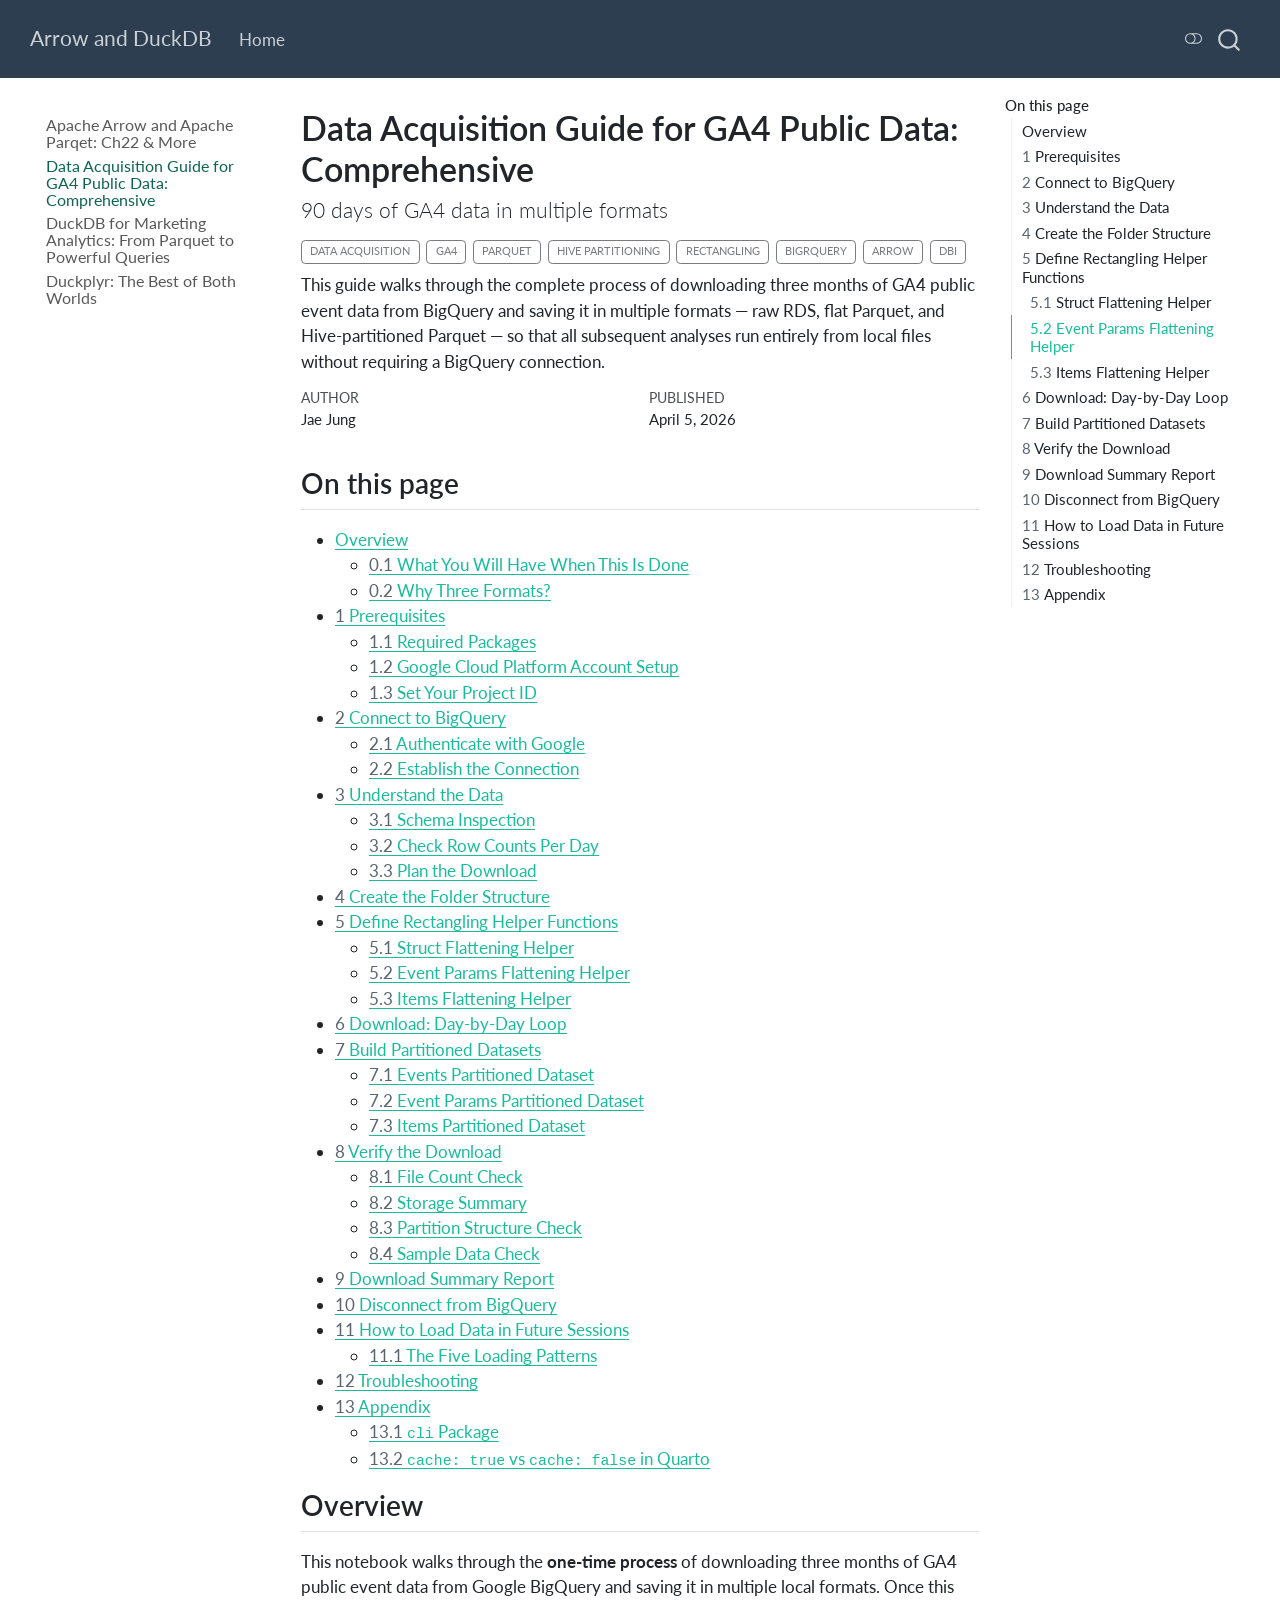
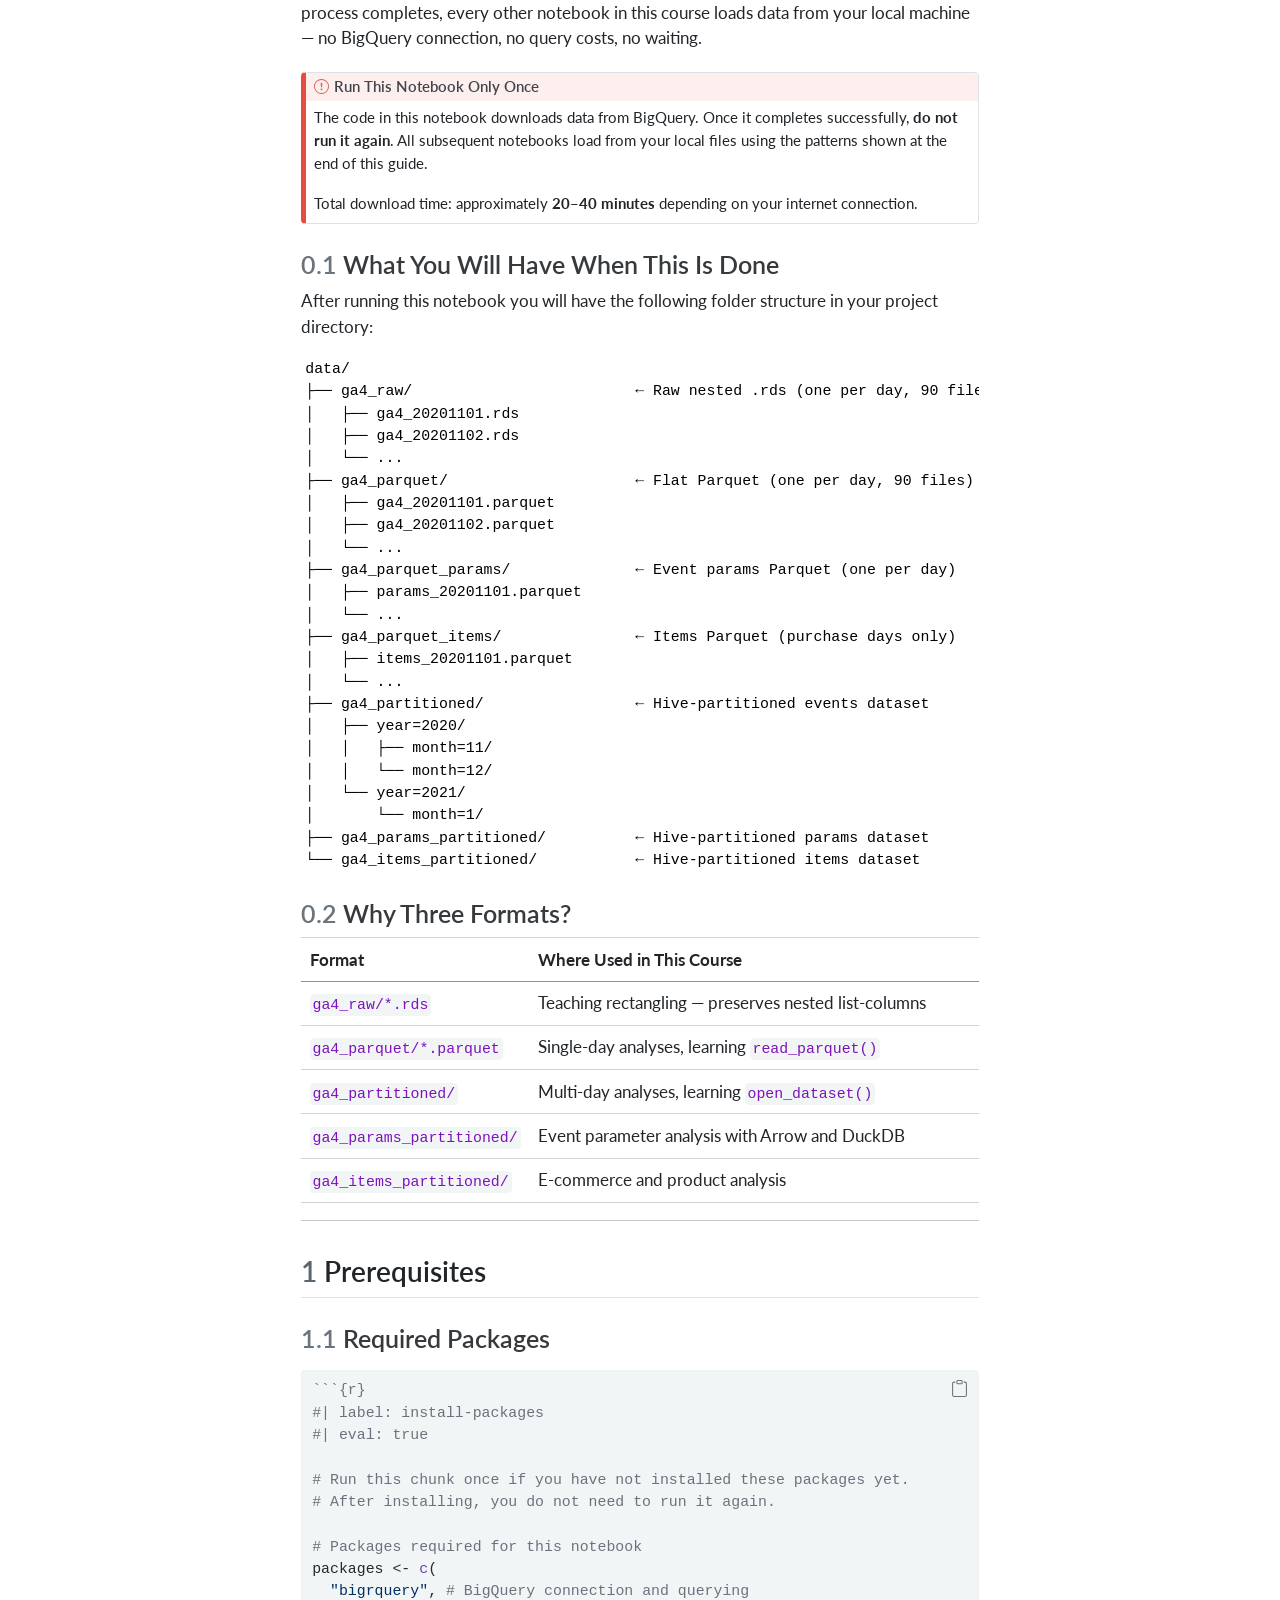
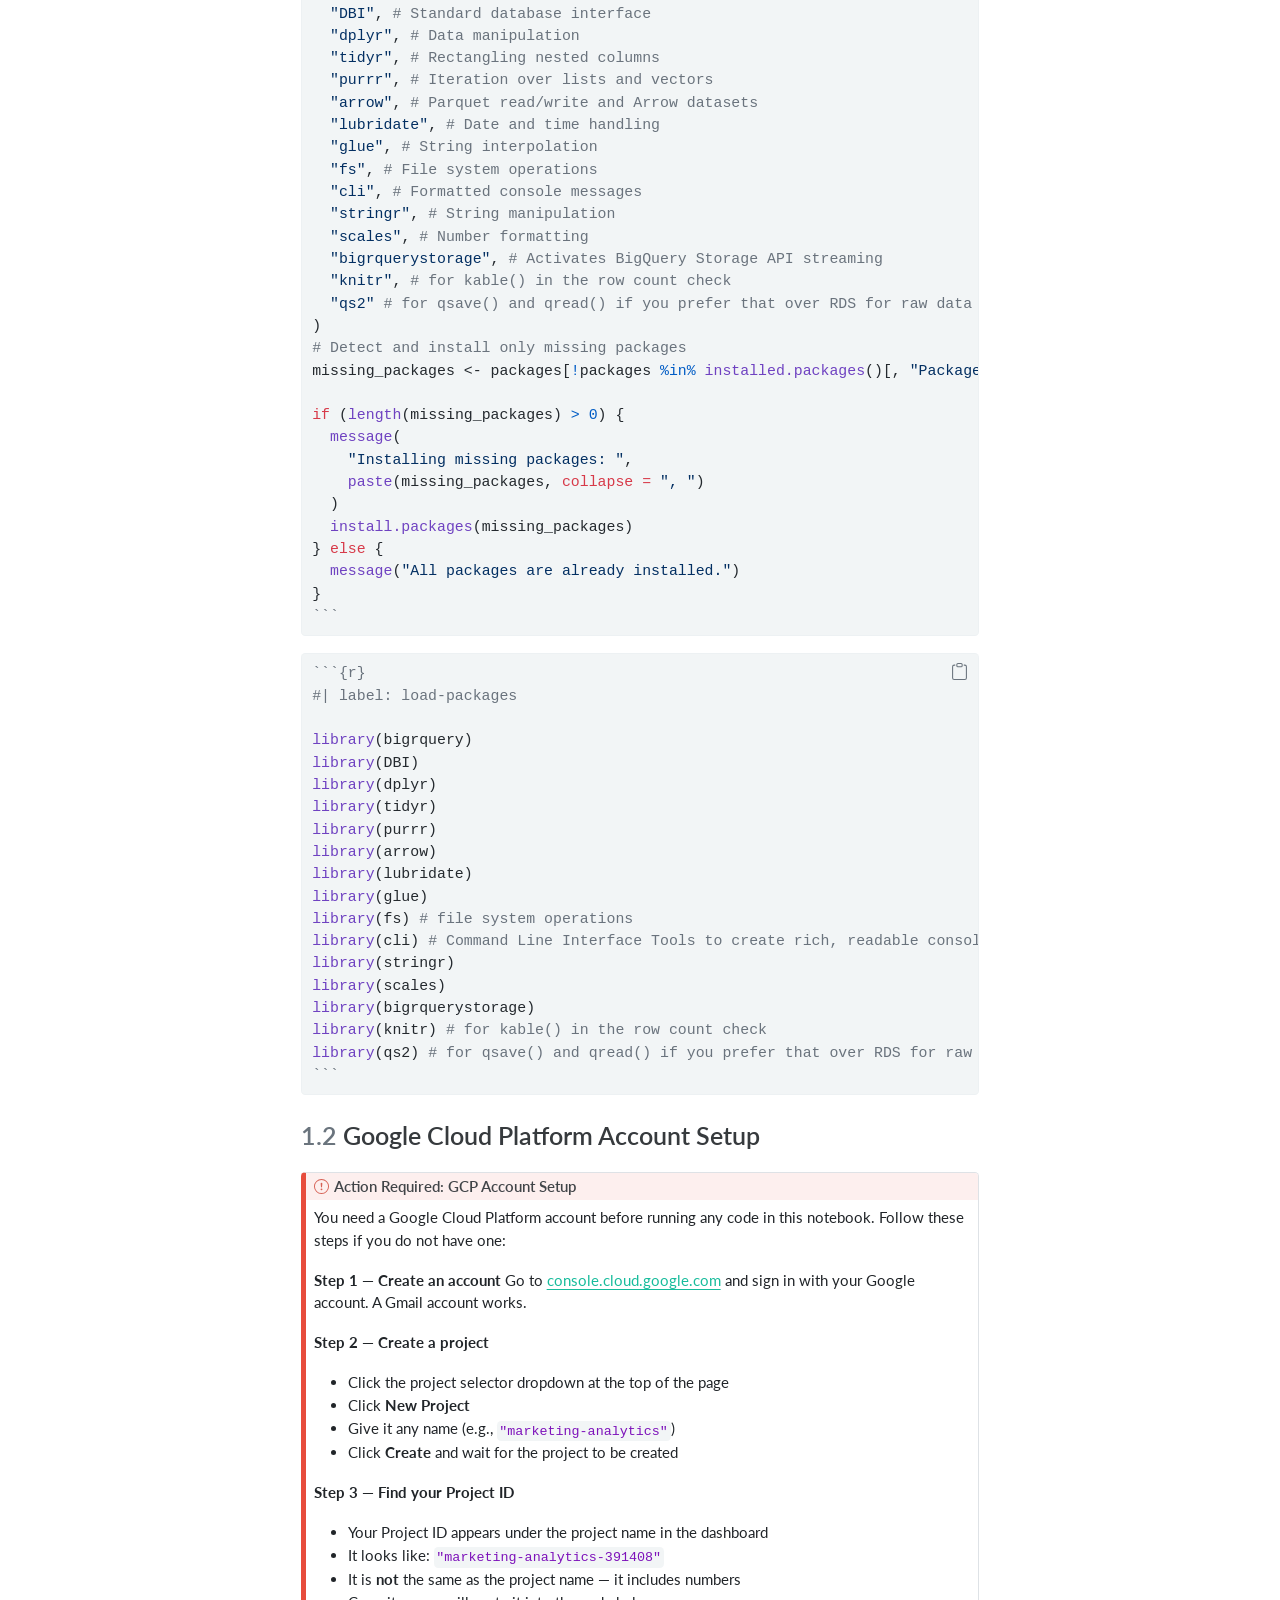
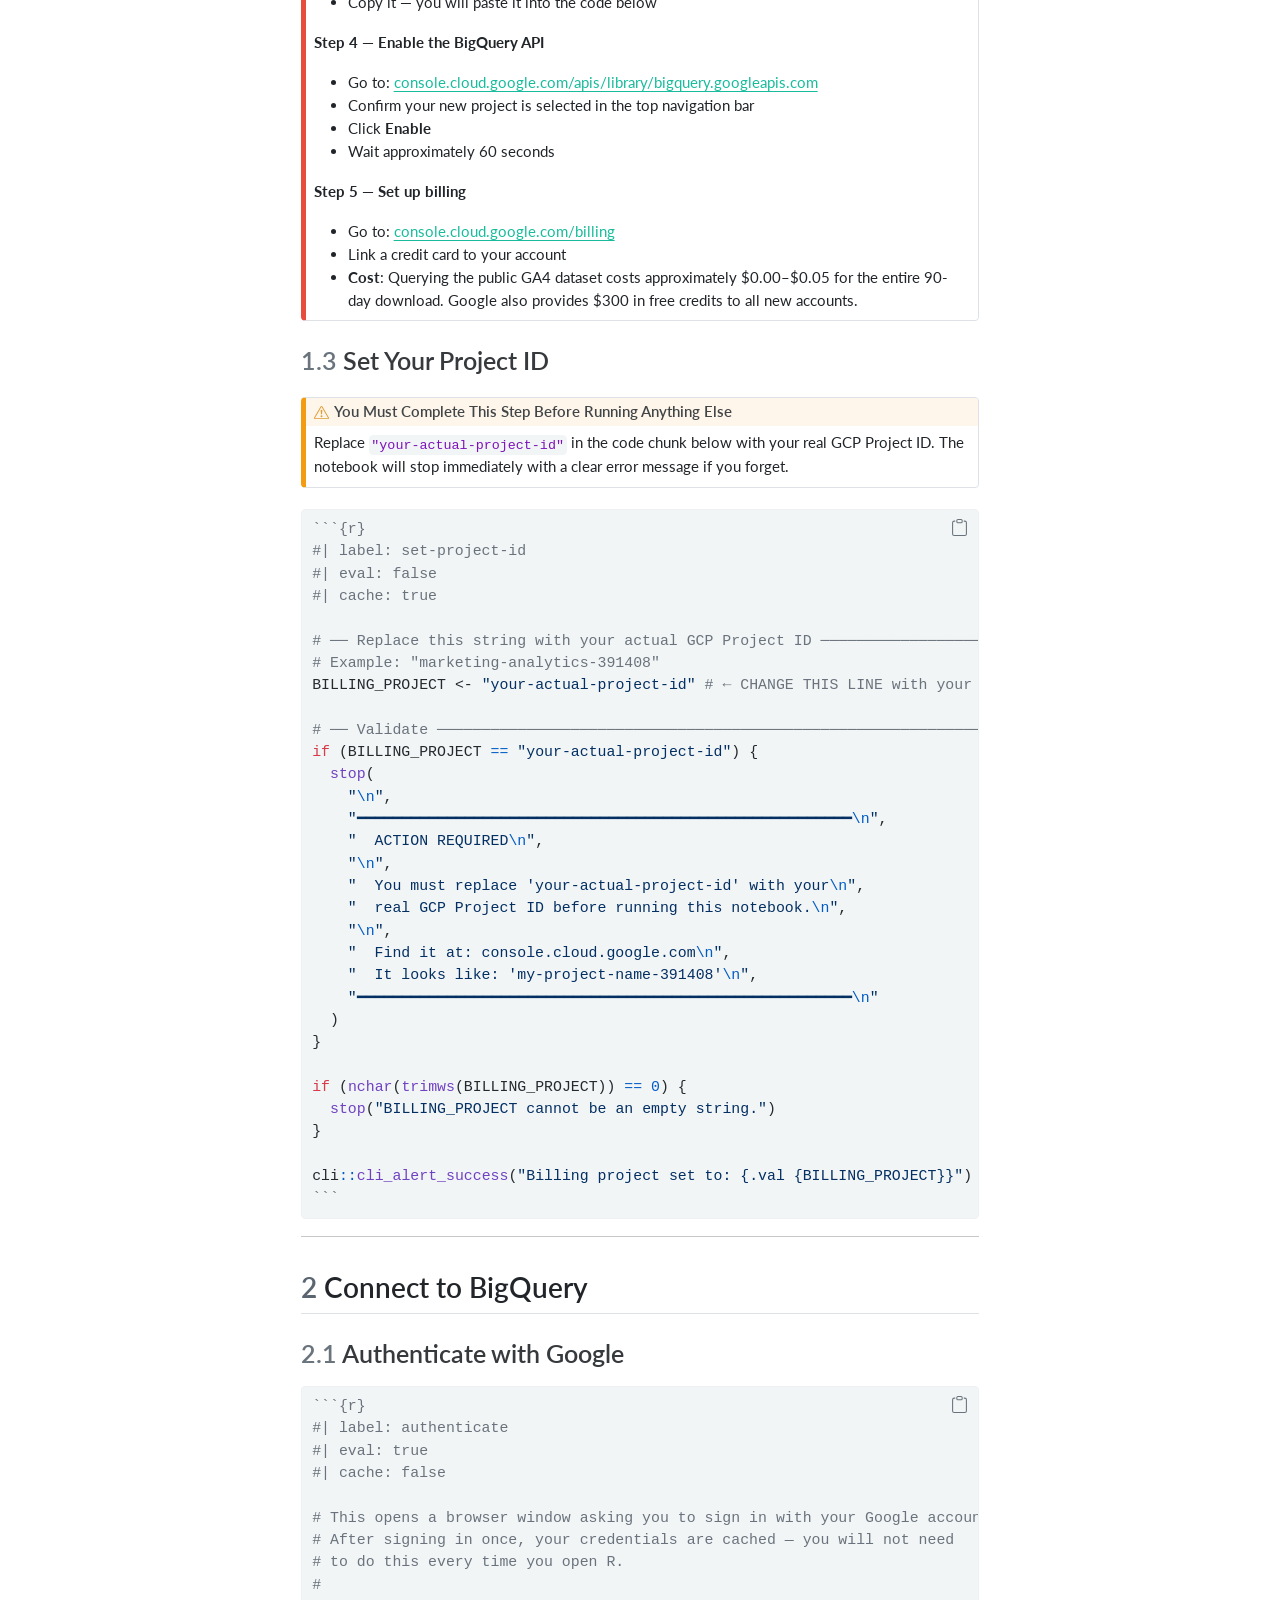
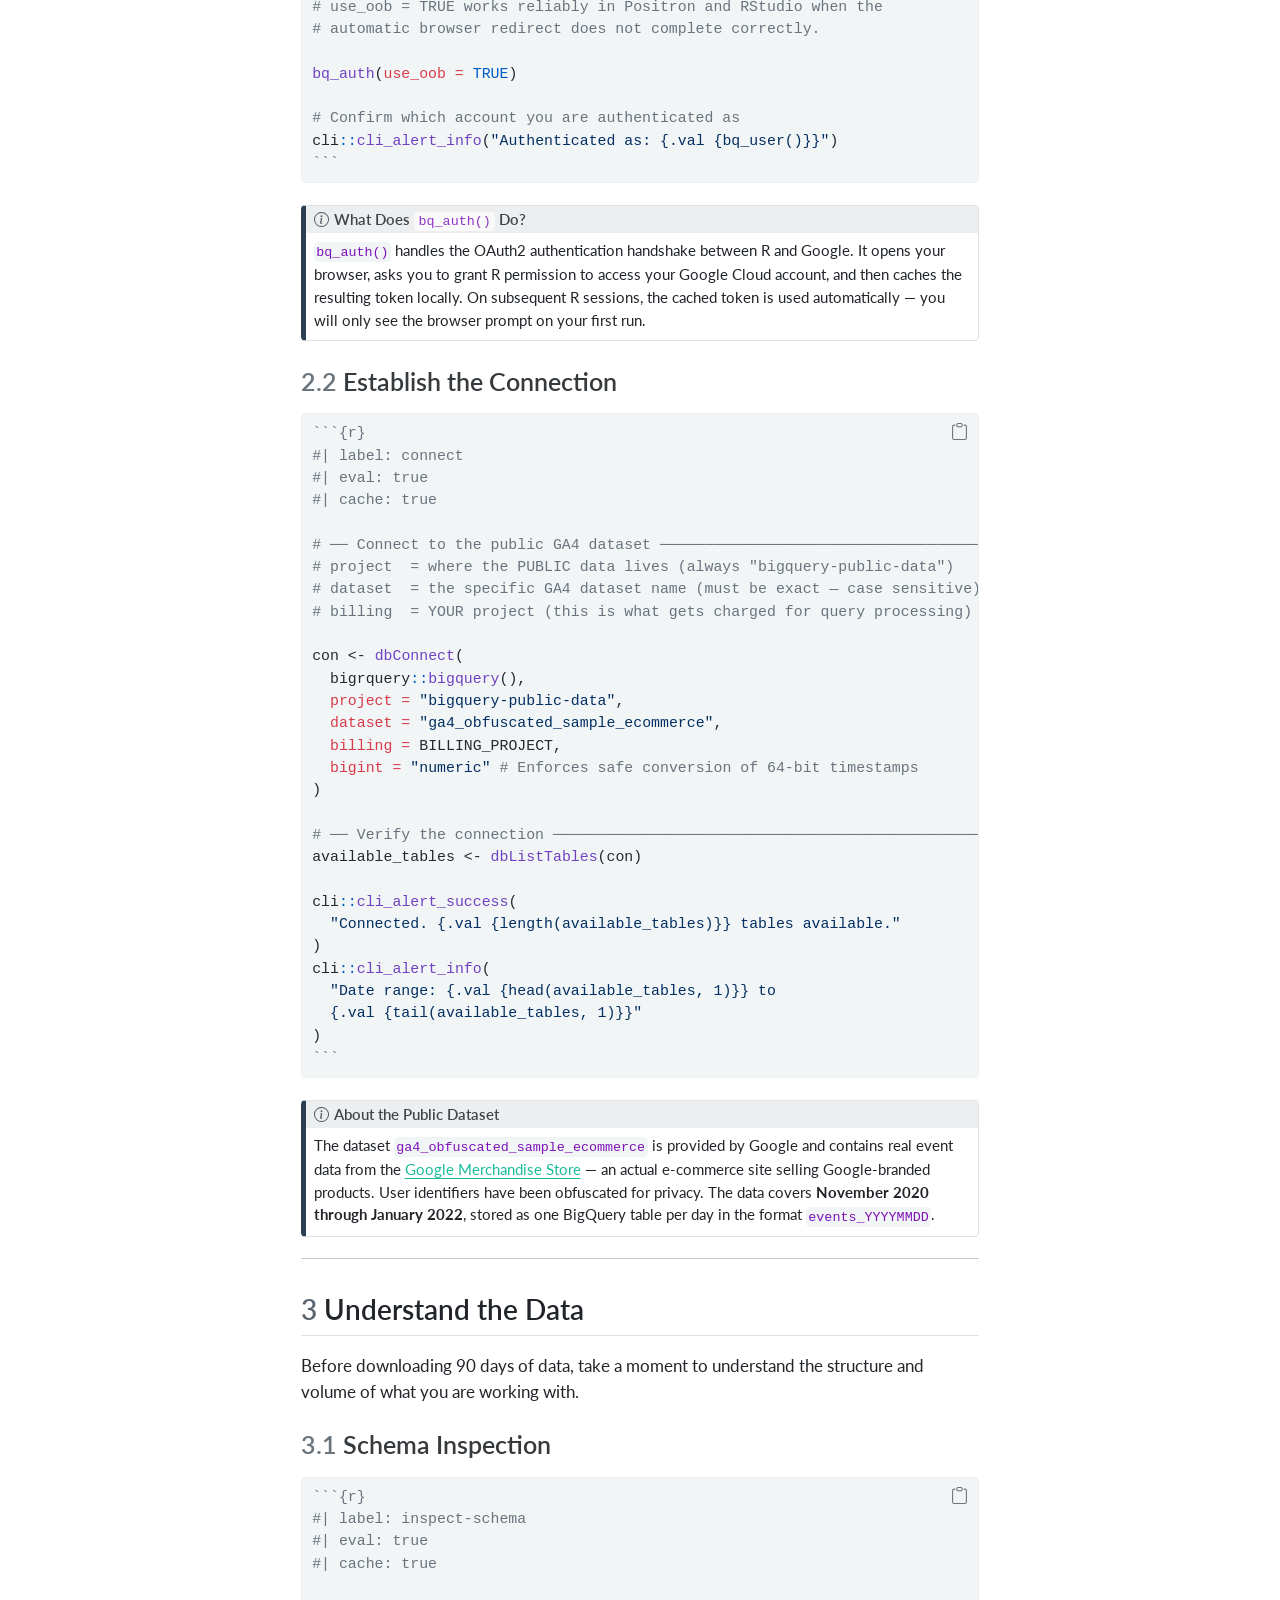
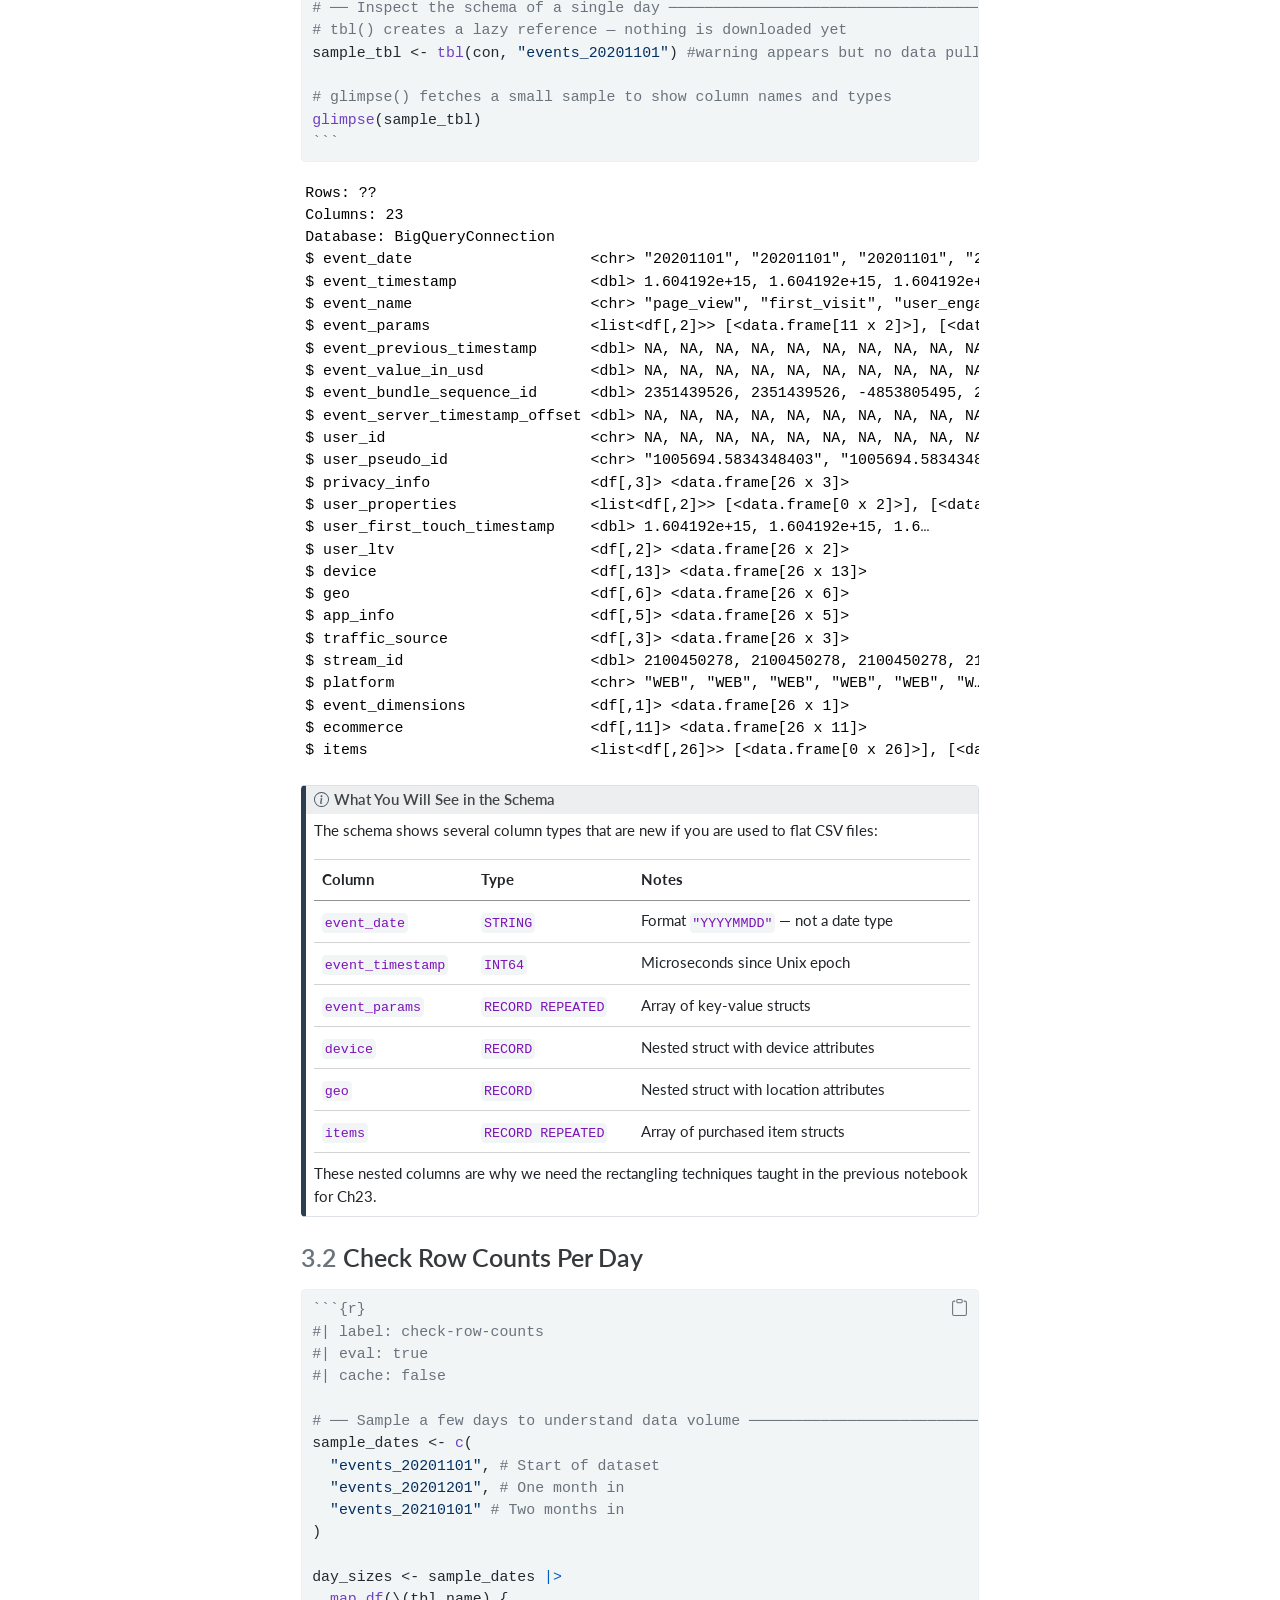
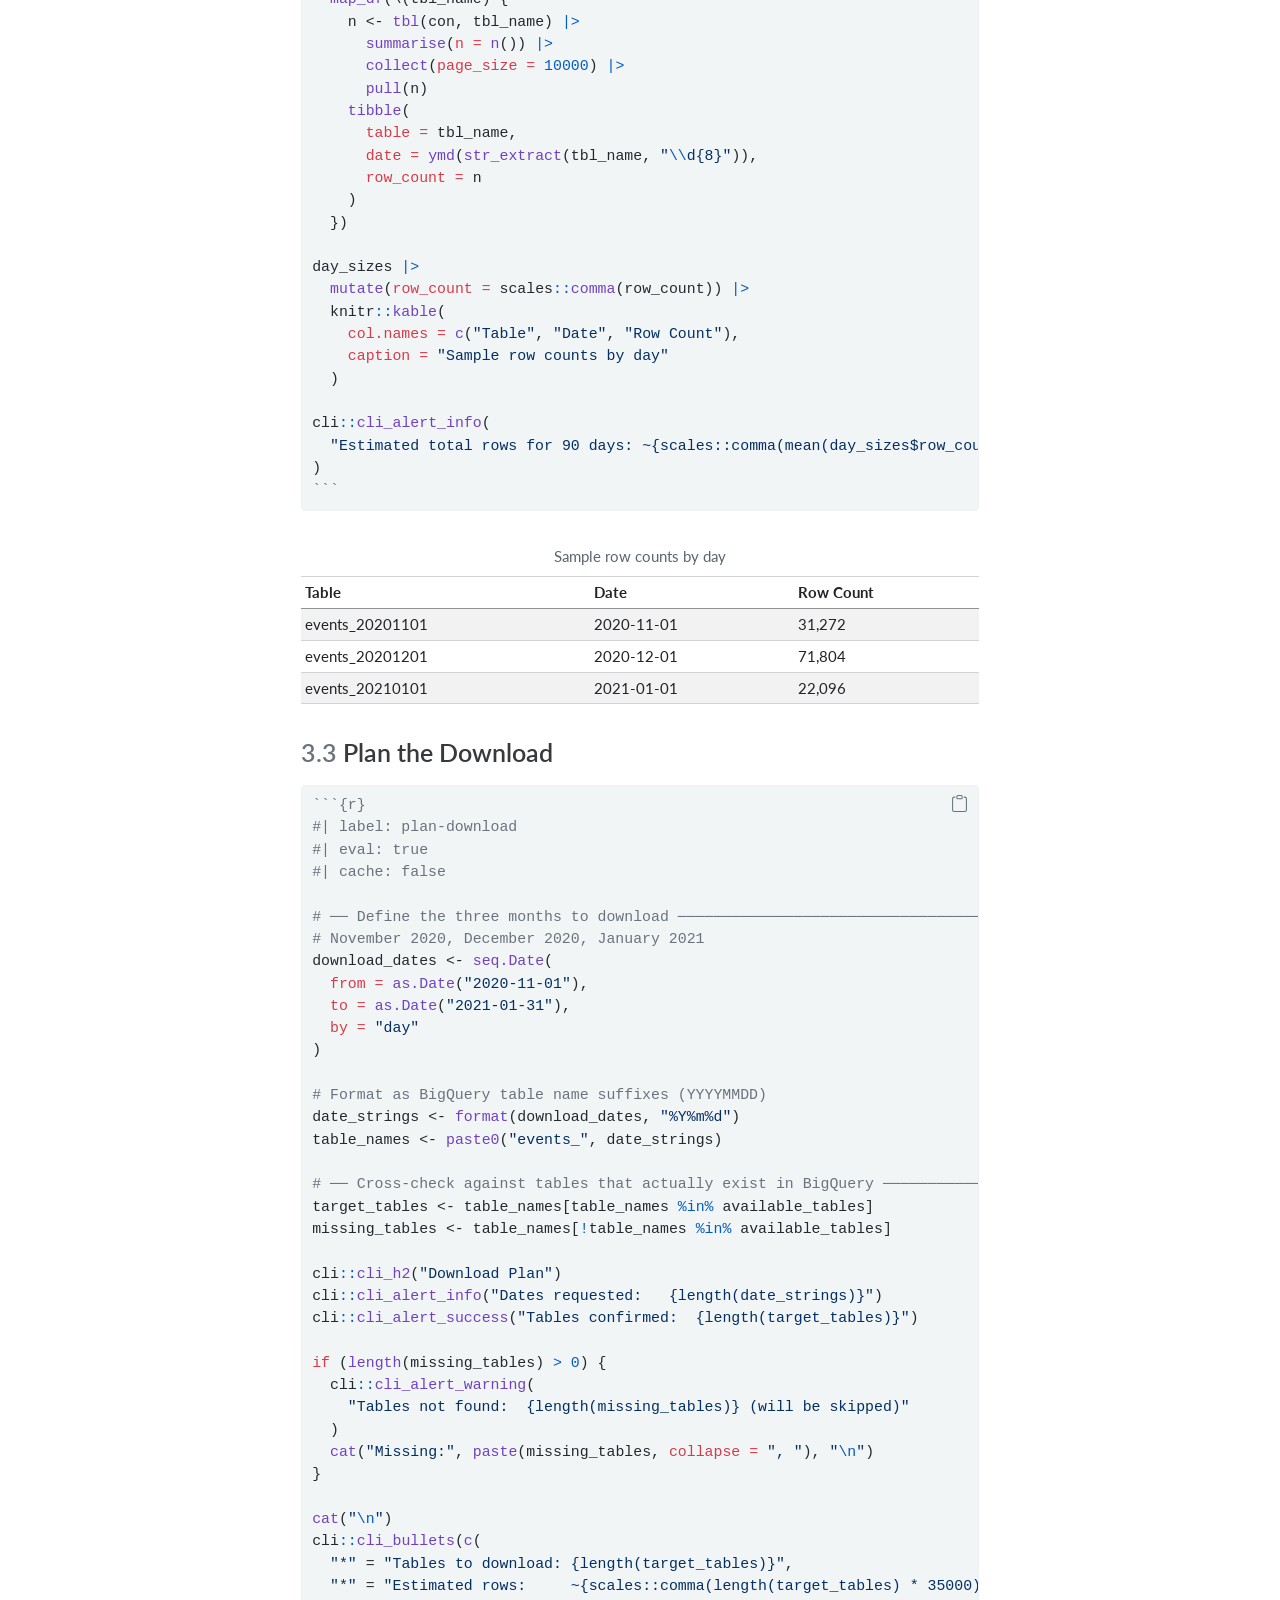
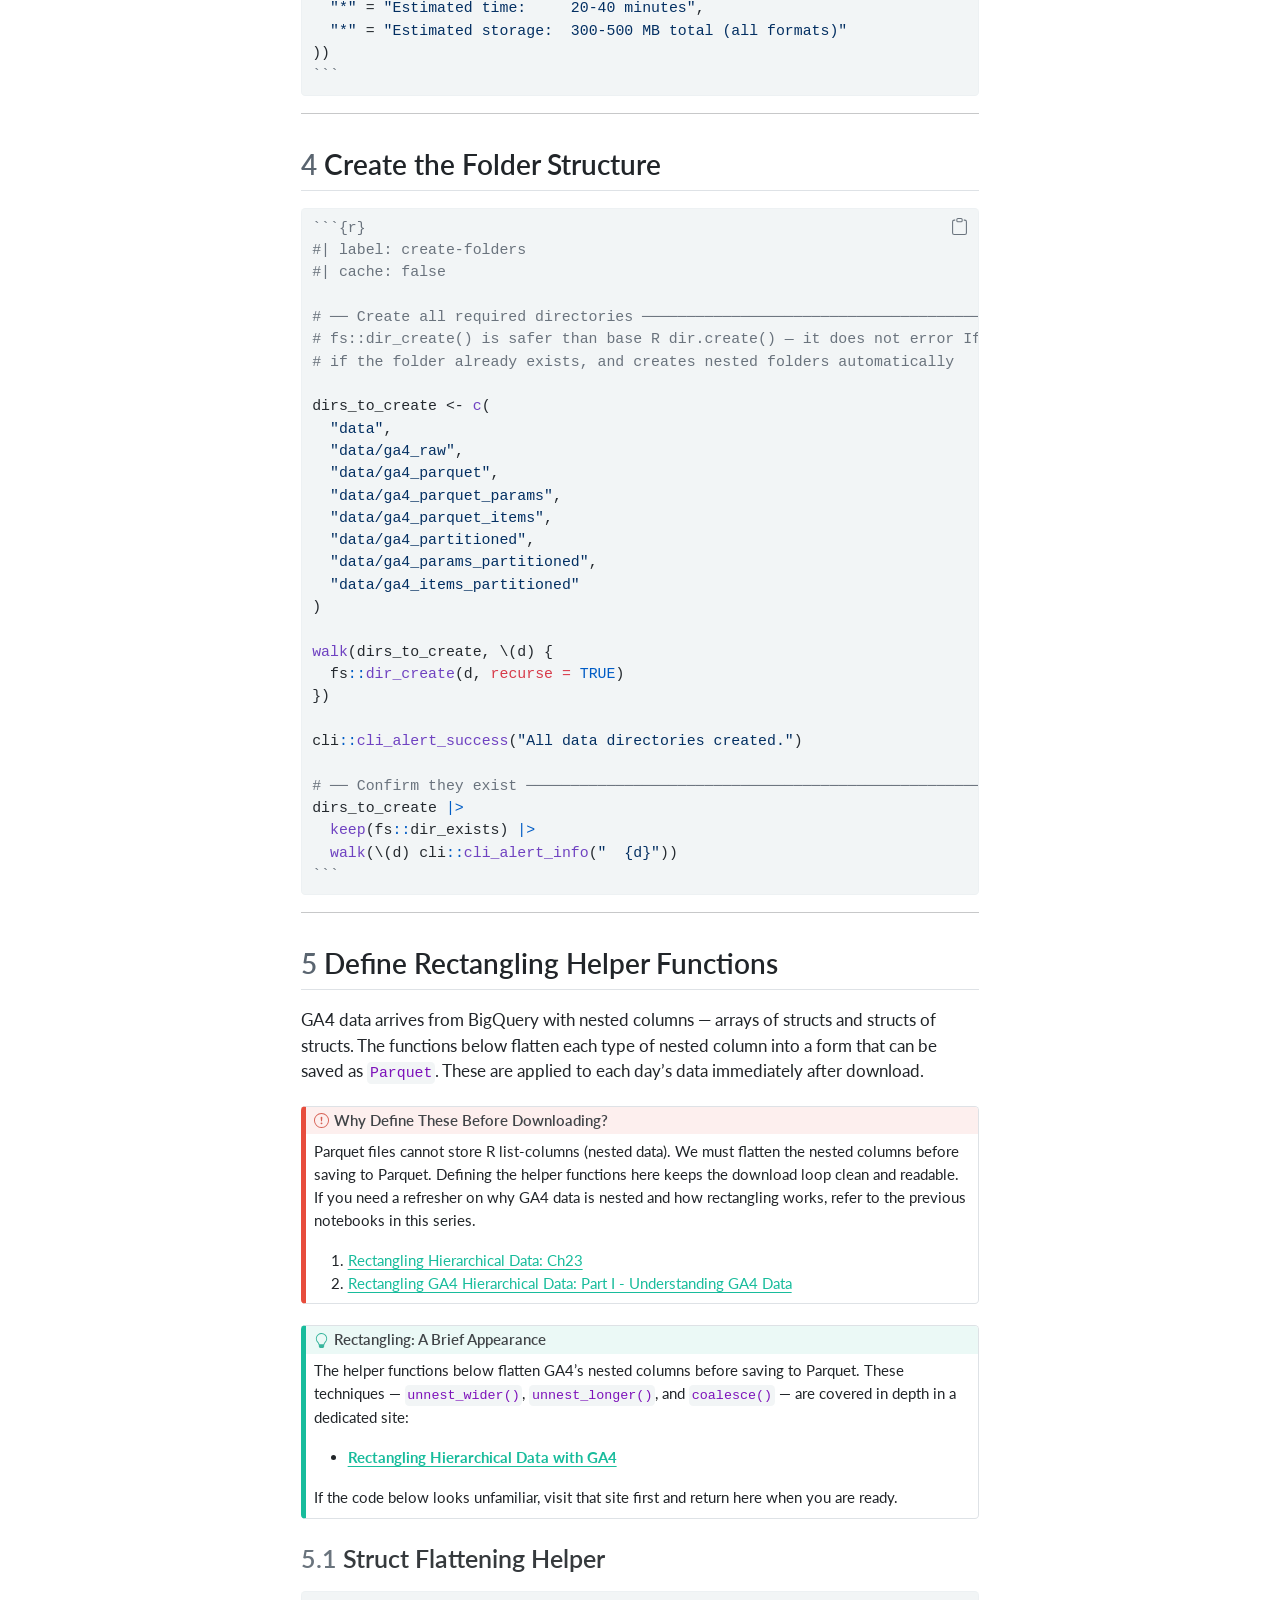
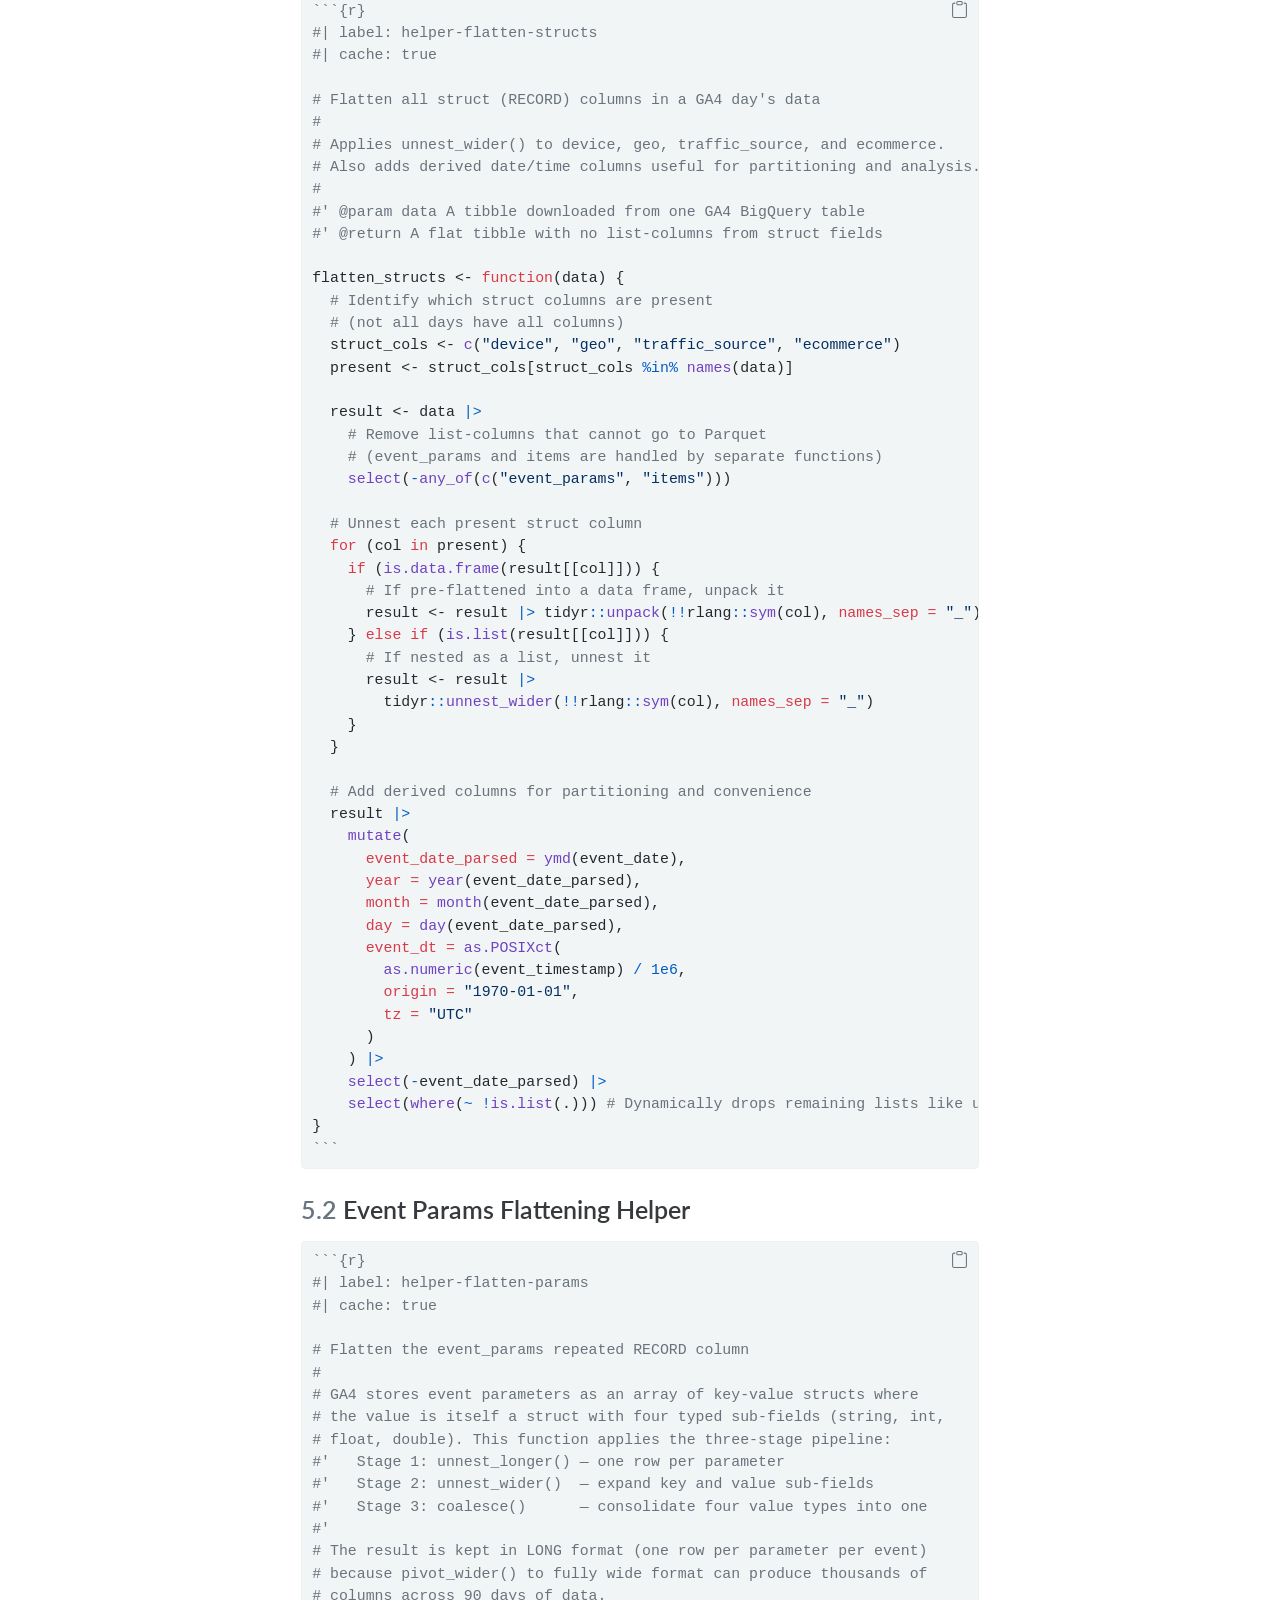
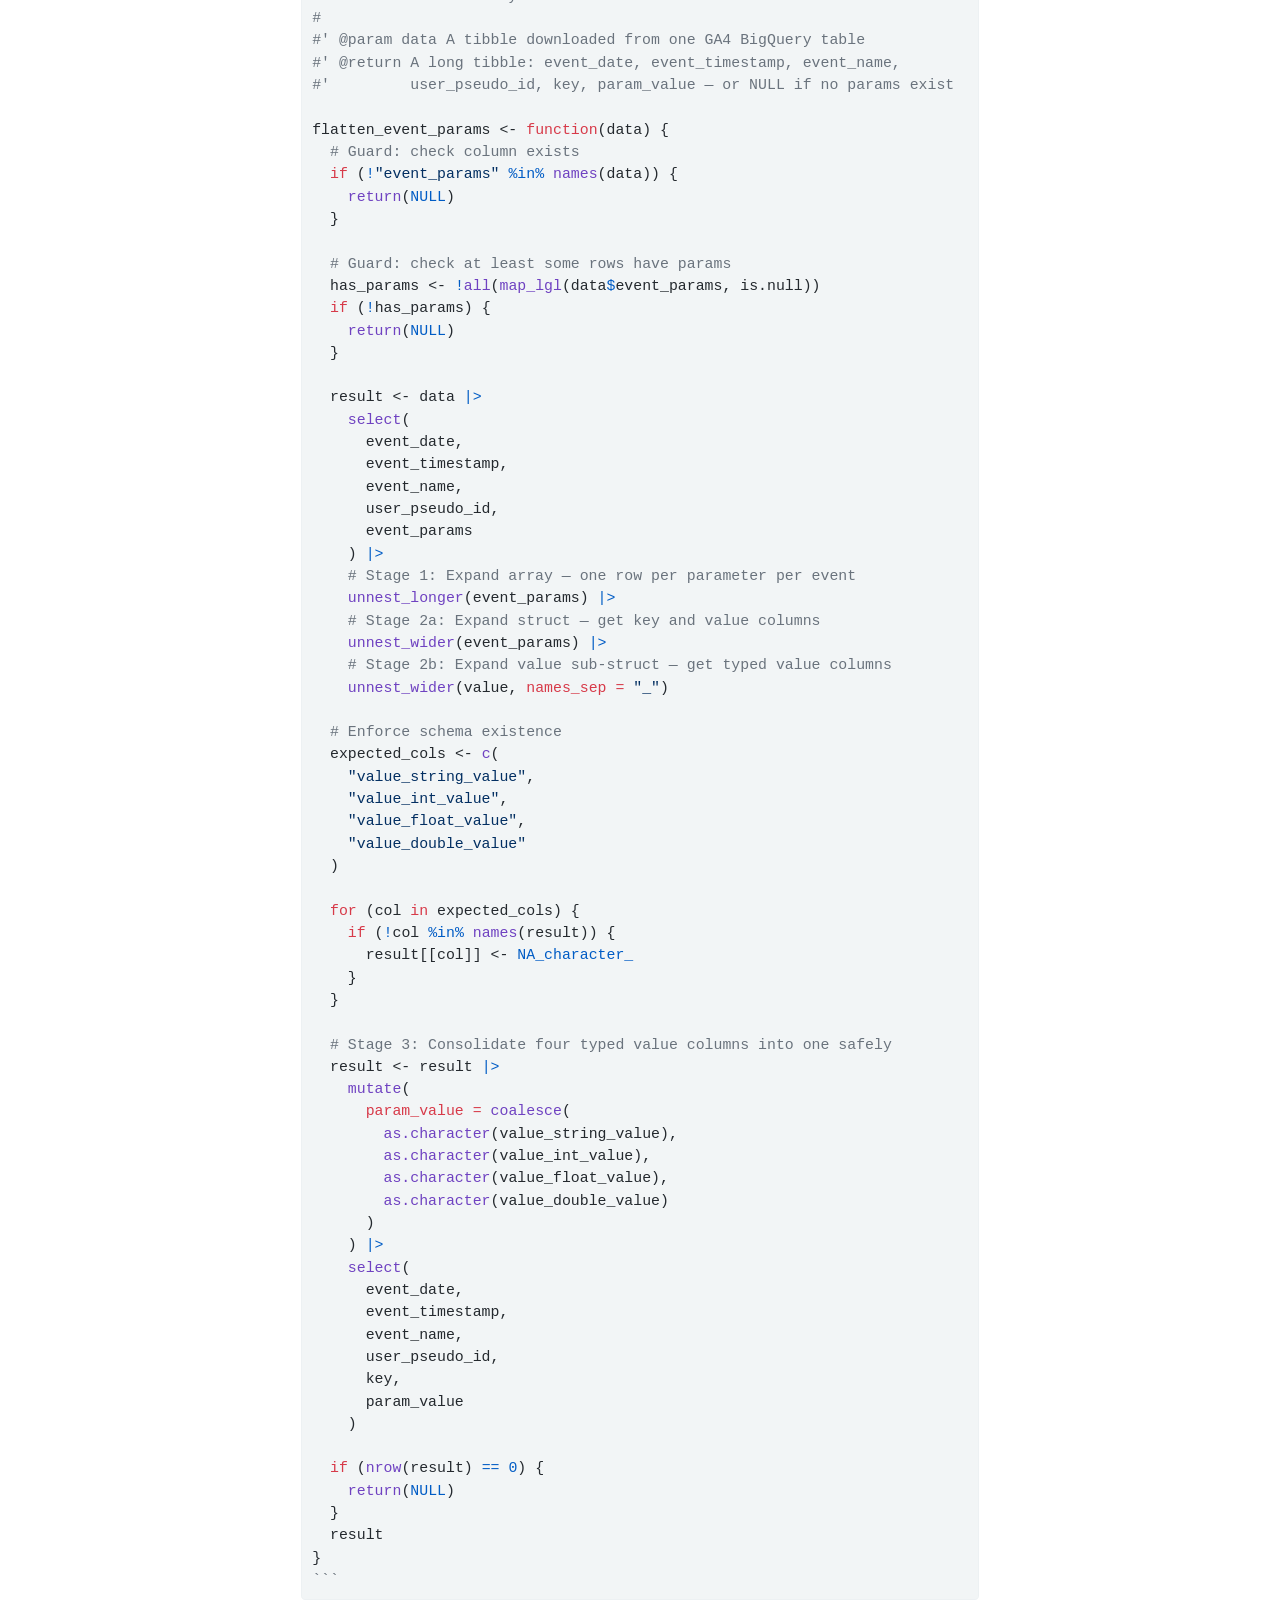
<file: docs/ga4_data_setup.html>
<!DOCTYPE html>
<html xmlns="http://www.w3.org/1999/xhtml" lang="en" xml:lang="en"><head>
<meta http-equiv="Content-Type" content="text/html; charset=UTF-8">
<meta charset="utf-8">
<meta name="generator" content="quarto-1.8.26">
<meta name="viewport" content="width=device-width, initial-scale=1.0, user-scalable=yes">
<meta name="author" content="Jae Jung">
<meta name="dcterms.date" content="2026-04-05">
<meta name="description" content="This guide walks through the complete process of downloading three months of GA4 public event data from BigQuery and saving it in multiple formats — raw RDS, flat Parquet, and Hive-partitioned Parquet — so that all subsequent analyses run entirely from local files without requiring a BigQuery connection.">
<title>Data Acquisition Guide for GA4 Public Data: Comprehensive – Arrow and DuckDB</title>
<style>
code{white-space: pre-wrap;}
span.smallcaps{font-variant: small-caps;}
div.columns{display: flex; gap: min(4vw, 1.5em);}
div.column{flex: auto; overflow-x: auto;}
div.hanging-indent{margin-left: 1.5em; text-indent: -1.5em;}
ul.task-list{list-style: none;}
ul.task-list li input[type="checkbox"] {
  width: 0.8em;
  margin: 0 0.8em 0.2em -1em; /* quarto-specific, see https://github.com/quarto-dev/quarto-cli/issues/4556 */ 
  vertical-align: middle;
}
/* CSS for syntax highlighting */
html { -webkit-text-size-adjust: 100%; }
pre > code.sourceCode { white-space: pre; position: relative; }
pre > code.sourceCode > span { display: inline-block; line-height: 1.25; }
pre > code.sourceCode > span:empty { height: 1.2em; }
.sourceCode { overflow: visible; }
code.sourceCode > span { color: inherit; text-decoration: inherit; }
div.sourceCode { margin: 1em 0; }
pre.sourceCode { margin: 0; }
@media screen {
div.sourceCode { overflow: auto; }
}
@media print {
pre > code.sourceCode { white-space: pre-wrap; }
pre > code.sourceCode > span { text-indent: -5em; padding-left: 5em; }
}
pre.numberSource code
  { counter-reset: source-line 0; }
pre.numberSource code > span
  { position: relative; left: -4em; counter-increment: source-line; }
pre.numberSource code > span > a:first-child::before
  { content: counter(source-line);
    position: relative; left: -1em; text-align: right; vertical-align: baseline;
    border: none; display: inline-block;
    -webkit-touch-callout: none; -webkit-user-select: none;
    -khtml-user-select: none; -moz-user-select: none;
    -ms-user-select: none; user-select: none;
    padding: 0 4px; width: 4em;
  }
pre.numberSource { margin-left: 3em;  padding-left: 4px; }
div.sourceCode
  {   }
@media screen {
pre > code.sourceCode > span > a:first-child::before { text-decoration: underline; }
}
</style>

<script src="site_libs/quarto-nav/quarto-nav.js"></script>
<script src="site_libs/quarto-nav/headroom.min.js"></script>
<script src="site_libs/clipboard/clipboard.min.js"></script>
<script src="site_libs/quarto-search/autocomplete.umd.js"></script>
<script src="site_libs/quarto-search/fuse.min.js"></script>
<script src="site_libs/quarto-search/quarto-search.js"></script>
<meta name="quarto:offset" content="./">
<script src="site_libs/quarto-html/quarto.js" type="module"></script>
<script src="site_libs/quarto-html/tabsets/tabsets.js" type="module"></script>
<script src="site_libs/quarto-html/axe/axe-check.js" type="module"></script>
<script src="site_libs/quarto-html/popper.min.js"></script>
<script src="site_libs/quarto-html/tippy.umd.min.js"></script>
<script src="site_libs/quarto-html/anchor.min.js"></script>
<link href="site_libs/quarto-html/tippy.css" rel="stylesheet">
<link href="site_libs/quarto-html/quarto-syntax-highlighting-597958c53c93a607afca12fd375c57ed.css" rel="stylesheet" class="quarto-color-scheme" id="quarto-text-highlighting-styles">
<link href="site_libs/quarto-html/quarto-syntax-highlighting-dark-7ac2f9da8c2617a4fdd15004b4601015.css" rel="stylesheet" class="quarto-color-scheme quarto-color-alternate" id="quarto-text-highlighting-styles">
<link href="site_libs/quarto-html/quarto-syntax-highlighting-597958c53c93a607afca12fd375c57ed.css" rel="stylesheet" class="quarto-color-scheme-extra" id="quarto-text-highlighting-styles">
<script src="site_libs/bootstrap/bootstrap.min.js"></script>
<link href="site_libs/bootstrap/bootstrap-icons.css" rel="stylesheet">
<link href="site_libs/bootstrap/bootstrap-ea2c01f27a86cd888be845a75ab84aaf.min.css" rel="stylesheet" append-hash="true" class="quarto-color-scheme" id="quarto-bootstrap" data-mode="light">
<link href="site_libs/bootstrap/bootstrap-dark-78d0a13e6d35108d84457cbe65748f29.min.css" rel="stylesheet" append-hash="true" class="quarto-color-scheme quarto-color-alternate" id="quarto-bootstrap" data-mode="dark">
<link href="site_libs/bootstrap/bootstrap-ea2c01f27a86cd888be845a75ab84aaf.min.css" rel="stylesheet" append-hash="true" class="quarto-color-scheme-extra" id="quarto-bootstrap" data-mode="light"><script id="quarto-search-options" type="application/json">{
  "location": "navbar",
  "copy-button": false,
  "collapse-after": 3,
  "panel-placement": "end",
  "type": "overlay",
  "limit": 50,
  "keyboard-shortcut": [
    "f",
    "/",
    "s"
  ],
  "show-item-context": false,
  "language": {
    "search-no-results-text": "No results",
    "search-matching-documents-text": "matching documents",
    "search-copy-link-title": "Copy link to search",
    "search-hide-matches-text": "Hide additional matches",
    "search-more-match-text": "more match in this document",
    "search-more-matches-text": "more matches in this document",
    "search-clear-button-title": "Clear",
    "search-text-placeholder": "",
    "search-detached-cancel-button-title": "Cancel",
    "search-submit-button-title": "Submit",
    "search-label": "Search"
  }
}</script><style>html{ scroll-behavior: smooth; }</style>
</head>
<body class="nav-sidebar floating nav-fixed quarto-light"><script id="quarto-html-before-body" type="application/javascript">
    const toggleBodyColorMode = (bsSheetEl) => {
      const mode = bsSheetEl.getAttribute("data-mode");
      const bodyEl = window.document.querySelector("body");
      if (mode === "dark") {
        bodyEl.classList.add("quarto-dark");
        bodyEl.classList.remove("quarto-light");
      } else {
        bodyEl.classList.add("quarto-light");
        bodyEl.classList.remove("quarto-dark");
      }
    }
    const toggleBodyColorPrimary = () => {
      const bsSheetEl = window.document.querySelector("link#quarto-bootstrap:not([rel=disabled-stylesheet])");
      if (bsSheetEl) {
        toggleBodyColorMode(bsSheetEl);
      }
    }
    const setColorSchemeToggle = (alternate) => {
      const toggles = window.document.querySelectorAll('.quarto-color-scheme-toggle');
      for (let i=0; i < toggles.length; i++) {
        const toggle = toggles[i];
        if (toggle) {
          if (alternate) {
            toggle.classList.add("alternate");
          } else {
            toggle.classList.remove("alternate");
          }
        }
      }
    };
    const toggleColorMode = (alternate) => {
      // Switch the stylesheets
      const primaryStylesheets = window.document.querySelectorAll('link.quarto-color-scheme:not(.quarto-color-alternate)');
      const alternateStylesheets = window.document.querySelectorAll('link.quarto-color-scheme.quarto-color-alternate');
      manageTransitions('#quarto-margin-sidebar .nav-link', false);
      if (alternate) {
        // note: dark is layered on light, we don't disable primary!
        enableStylesheet(alternateStylesheets);
        for (const sheetNode of alternateStylesheets) {
          if (sheetNode.id === "quarto-bootstrap") {
            toggleBodyColorMode(sheetNode);
          }
        }
      } else {
        disableStylesheet(alternateStylesheets);
        enableStylesheet(primaryStylesheets)
        toggleBodyColorPrimary();
      }
      manageTransitions('#quarto-margin-sidebar .nav-link', true);
      // Switch the toggles
      setColorSchemeToggle(alternate)
      // Hack to workaround the fact that safari doesn't
      // properly recolor the scrollbar when toggling (#1455)
      if (navigator.userAgent.indexOf('Safari') > 0 && navigator.userAgent.indexOf('Chrome') == -1) {
        manageTransitions("body", false);
        window.scrollTo(0, 1);
        setTimeout(() => {
          window.scrollTo(0, 0);
          manageTransitions("body", true);
        }, 40);
      }
    }
    const disableStylesheet = (stylesheets) => {
      for (let i=0; i < stylesheets.length; i++) {
        const stylesheet = stylesheets[i];
        stylesheet.rel = 'disabled-stylesheet';
      }
    }
    const enableStylesheet = (stylesheets) => {
      for (let i=0; i < stylesheets.length; i++) {
        const stylesheet = stylesheets[i];
        if(stylesheet.rel !== 'stylesheet') { // for Chrome, which will still FOUC without this check
          stylesheet.rel = 'stylesheet';
        }
      }
    }
    const manageTransitions = (selector, allowTransitions) => {
      const els = window.document.querySelectorAll(selector);
      for (let i=0; i < els.length; i++) {
        const el = els[i];
        if (allowTransitions) {
          el.classList.remove('notransition');
        } else {
          el.classList.add('notransition');
        }
      }
    }
    const isFileUrl = () => {
      return window.location.protocol === 'file:';
    }
    const hasAlternateSentinel = () => {
      let styleSentinel = getColorSchemeSentinel();
      if (styleSentinel !== null) {
        return styleSentinel === "alternate";
      } else {
        return false;
      }
    }
    const setStyleSentinel = (alternate) => {
      const value = alternate ? "alternate" : "default";
      if (!isFileUrl()) {
        window.localStorage.setItem("quarto-color-scheme", value);
      } else {
        localAlternateSentinel = value;
      }
    }
    const getColorSchemeSentinel = () => {
      if (!isFileUrl()) {
        const storageValue = window.localStorage.getItem("quarto-color-scheme");
        return storageValue != null ? storageValue : localAlternateSentinel;
      } else {
        return localAlternateSentinel;
      }
    }
    const toggleGiscusIfUsed = (isAlternate, darkModeDefault) => {
      const baseTheme = document.querySelector('#giscus-base-theme')?.value ?? 'light';
      const alternateTheme = document.querySelector('#giscus-alt-theme')?.value ?? 'dark';
      let newTheme = '';
      if(authorPrefersDark) {
        newTheme = isAlternate ? baseTheme : alternateTheme;
      } else {
        newTheme = isAlternate ? alternateTheme : baseTheme;
      }
      const changeGiscusTheme = () => {
        // From: https://github.com/giscus/giscus/issues/336
        const sendMessage = (message) => {
          const iframe = document.querySelector('iframe.giscus-frame');
          if (!iframe) return;
          iframe.contentWindow.postMessage({ giscus: message }, 'https://giscus.app');
        }
        sendMessage({
          setConfig: {
            theme: newTheme
          }
        });
      }
      const isGiscussLoaded = window.document.querySelector('iframe.giscus-frame') !== null;
      if (isGiscussLoaded) {
        changeGiscusTheme();
      }
    };
    const authorPrefersDark = false;
    const darkModeDefault = authorPrefersDark;
      document.querySelector('link#quarto-text-highlighting-styles.quarto-color-scheme-extra').rel = 'disabled-stylesheet';
      document.querySelector('link#quarto-bootstrap.quarto-color-scheme-extra').rel = 'disabled-stylesheet';
    let localAlternateSentinel = darkModeDefault ? 'alternate' : 'default';
    // Dark / light mode switch
    window.quartoToggleColorScheme = () => {
      // Read the current dark / light value
      let toAlternate = !hasAlternateSentinel();
      toggleColorMode(toAlternate);
      setStyleSentinel(toAlternate);
      toggleGiscusIfUsed(toAlternate, darkModeDefault);
      window.dispatchEvent(new Event('resize'));
    };
    // Switch to dark mode if need be
    if (hasAlternateSentinel()) {
      toggleColorMode(true);
    } else {
      toggleColorMode(false);
    }
  </script>

<div id="quarto-search-results"></div>
  <header id="quarto-header" class="headroom fixed-top"><nav class="navbar navbar-expand-lg " data-bs-theme="dark"><div class="navbar-container container-fluid">
      <div class="navbar-brand-container mx-auto">
    <a class="navbar-brand" href="./index.html">
    <span class="navbar-title">Arrow and DuckDB</span>
    </a>
  </div>
            <div id="quarto-search" class="" title="Search"></div>
          <button class="navbar-toggler" type="button" data-bs-toggle="collapse" data-bs-target="#navbarCollapse" aria-controls="navbarCollapse" role="menu" aria-expanded="false" aria-label="Toggle navigation" onclick="if (window.quartoToggleHeadroom) { window.quartoToggleHeadroom(); }">
  <span class="navbar-toggler-icon"></span>
</button>
          <div class="collapse navbar-collapse" id="navbarCollapse">
            <ul class="navbar-nav navbar-nav-scroll me-auto">
<li class="nav-item">
    <a class="nav-link" href="./index.html"> 
<span class="menu-text">Home</span></a>
  </li>  
</ul>
</div> <!-- /navcollapse -->
            <div class="quarto-navbar-tools">
  <a href="" class="quarto-color-scheme-toggle quarto-navigation-tool  px-1" onclick="window.quartoToggleColorScheme(); return false;" title="Toggle dark mode"><i class="bi"></i></a>
</div>
      </div> <!-- /container-fluid -->
    </nav><nav class="quarto-secondary-nav"><div class="container-fluid d-flex">
      <button type="button" class="quarto-btn-toggle btn" data-bs-toggle="collapse" role="button" data-bs-target=".quarto-sidebar-collapse-item" aria-controls="quarto-sidebar" aria-expanded="false" aria-label="Toggle sidebar navigation" onclick="if (window.quartoToggleHeadroom) { window.quartoToggleHeadroom(); }">
        <i class="bi bi-layout-text-sidebar-reverse"></i>
      </button>
        <nav class="quarto-page-breadcrumbs" aria-label="breadcrumb"><ol class="breadcrumb"><li class="breadcrumb-item"><a href="./ga4_data_setup.html">Data Acquisition Guide for GA4 Public Data: Comprehensive</a></li></ol></nav>
        <a class="flex-grow-1" role="navigation" data-bs-toggle="collapse" data-bs-target=".quarto-sidebar-collapse-item" aria-controls="quarto-sidebar" aria-expanded="false" aria-label="Toggle sidebar navigation" onclick="if (window.quartoToggleHeadroom) { window.quartoToggleHeadroom(); }">      
        </a>
    </div>
  </nav></header><!-- content --><div id="quarto-content" class="quarto-container page-columns page-rows-contents page-layout-article page-navbar">
<!-- sidebar -->
  <nav id="quarto-sidebar" class="sidebar collapse collapse-horizontal quarto-sidebar-collapse-item sidebar-navigation floating overflow-auto"><div class="sidebar-menu-container"> 
    <ul class="list-unstyled mt-1">
<li class="sidebar-item">
  <div class="sidebar-item-container"> 
  <a href="./arrow.html" class="sidebar-item-text sidebar-link">
 <span class="menu-text">Apache Arrow and Apache Parqet: Ch22 &amp; More</span></a>
  </div>
</li>
        <li class="sidebar-item">
  <div class="sidebar-item-container"> 
  <a href="./ga4_data_setup.html" class="sidebar-item-text sidebar-link active">
 <span class="menu-text">Data Acquisition Guide for GA4 Public Data: Comprehensive</span></a>
  </div>
</li>
        <li class="sidebar-item">
  <div class="sidebar-item-container"> 
  <a href="./duckdb.html" class="sidebar-item-text sidebar-link">
 <span class="menu-text">DuckDB for Marketing Analytics: From Parquet to Powerful Queries</span></a>
  </div>
</li>
        <li class="sidebar-item">
  <div class="sidebar-item-container"> 
  <a href="./duckplyr.html" class="sidebar-item-text sidebar-link">
 <span class="menu-text">Duckplyr: The Best of Both Worlds</span></a>
  </div>
</li>
    </ul>
</div>
</nav><div id="quarto-sidebar-glass" class="quarto-sidebar-collapse-item" data-bs-toggle="collapse" data-bs-target=".quarto-sidebar-collapse-item"></div>
<!-- margin-sidebar -->
    <div id="quarto-margin-sidebar" class="sidebar margin-sidebar">
        <nav id="TOC" role="doc-toc" class="toc-active" data-toc-expanded="1"><h2 id="toc-title">On this page</h2>
   
  <ul>
<li>
<a href="#overview" id="toc-overview" class="nav-link active" data-scroll-target="#overview">Overview</a>
  <ul class="collapse">
<li><a href="#what-you-will-have-when-this-is-done" id="toc-what-you-will-have-when-this-is-done" class="nav-link" data-scroll-target="#what-you-will-have-when-this-is-done"><span class="header-section-number">0.1</span> What You Will Have When This Is Done</a></li>
  <li><a href="#why-three-formats" id="toc-why-three-formats" class="nav-link" data-scroll-target="#why-three-formats"><span class="header-section-number">0.2</span> Why Three Formats?</a></li>
  </ul>
</li>
  <li>
<a href="#prerequisites" id="toc-prerequisites" class="nav-link" data-scroll-target="#prerequisites"><span class="header-section-number">1</span> Prerequisites</a>
  <ul class="collapse">
<li><a href="#required-packages" id="toc-required-packages" class="nav-link" data-scroll-target="#required-packages"><span class="header-section-number">1.1</span> Required Packages</a></li>
  <li><a href="#google-cloud-platform-account-setup" id="toc-google-cloud-platform-account-setup" class="nav-link" data-scroll-target="#google-cloud-platform-account-setup"><span class="header-section-number">1.2</span> Google Cloud Platform Account Setup</a></li>
  <li><a href="#set-your-project-id" id="toc-set-your-project-id" class="nav-link" data-scroll-target="#set-your-project-id"><span class="header-section-number">1.3</span> Set Your Project ID</a></li>
  </ul>
</li>
  <li>
<a href="#connect-to-bigquery" id="toc-connect-to-bigquery" class="nav-link" data-scroll-target="#connect-to-bigquery"><span class="header-section-number">2</span> Connect to BigQuery</a>
  <ul class="collapse">
<li><a href="#authenticate-with-google" id="toc-authenticate-with-google" class="nav-link" data-scroll-target="#authenticate-with-google"><span class="header-section-number">2.1</span> Authenticate with Google</a></li>
  <li><a href="#establish-the-connection" id="toc-establish-the-connection" class="nav-link" data-scroll-target="#establish-the-connection"><span class="header-section-number">2.2</span> Establish the Connection</a></li>
  </ul>
</li>
  <li>
<a href="#understand-the-data" id="toc-understand-the-data" class="nav-link" data-scroll-target="#understand-the-data"><span class="header-section-number">3</span> Understand the Data</a>
  <ul class="collapse">
<li><a href="#schema-inspection" id="toc-schema-inspection" class="nav-link" data-scroll-target="#schema-inspection"><span class="header-section-number">3.1</span> Schema Inspection</a></li>
  <li><a href="#check-row-counts-per-day" id="toc-check-row-counts-per-day" class="nav-link" data-scroll-target="#check-row-counts-per-day"><span class="header-section-number">3.2</span> Check Row Counts Per Day</a></li>
  <li><a href="#plan-the-download" id="toc-plan-the-download" class="nav-link" data-scroll-target="#plan-the-download"><span class="header-section-number">3.3</span> Plan the Download</a></li>
  </ul>
</li>
  <li><a href="#create-the-folder-structure" id="toc-create-the-folder-structure" class="nav-link" data-scroll-target="#create-the-folder-structure"><span class="header-section-number">4</span> Create the Folder Structure</a></li>
  <li>
<a href="#define-rectangling-helper-functions" id="toc-define-rectangling-helper-functions" class="nav-link" data-scroll-target="#define-rectangling-helper-functions"><span class="header-section-number">5</span> Define Rectangling Helper Functions</a>
  <ul class="collapse">
<li><a href="#struct-flattening-helper" id="toc-struct-flattening-helper" class="nav-link" data-scroll-target="#struct-flattening-helper"><span class="header-section-number">5.1</span> Struct Flattening Helper</a></li>
  <li><a href="#event-params-flattening-helper" id="toc-event-params-flattening-helper" class="nav-link" data-scroll-target="#event-params-flattening-helper"><span class="header-section-number">5.2</span> Event Params Flattening Helper</a></li>
  <li><a href="#items-flattening-helper" id="toc-items-flattening-helper" class="nav-link" data-scroll-target="#items-flattening-helper"><span class="header-section-number">5.3</span> Items Flattening Helper</a></li>
  </ul>
</li>
  <li><a href="#download-day-by-day-loop" id="toc-download-day-by-day-loop" class="nav-link" data-scroll-target="#download-day-by-day-loop"><span class="header-section-number">6</span> Download: Day-by-Day Loop</a></li>
  <li>
<a href="#build-partitioned-datasets" id="toc-build-partitioned-datasets" class="nav-link" data-scroll-target="#build-partitioned-datasets"><span class="header-section-number">7</span> Build Partitioned Datasets</a>
  <ul class="collapse">
<li><a href="#events-partitioned-dataset" id="toc-events-partitioned-dataset" class="nav-link" data-scroll-target="#events-partitioned-dataset"><span class="header-section-number">7.1</span> Events Partitioned Dataset</a></li>
  <li><a href="#event-params-partitioned-dataset" id="toc-event-params-partitioned-dataset" class="nav-link" data-scroll-target="#event-params-partitioned-dataset"><span class="header-section-number">7.2</span> Event Params Partitioned Dataset</a></li>
  <li><a href="#items-partitioned-dataset" id="toc-items-partitioned-dataset" class="nav-link" data-scroll-target="#items-partitioned-dataset"><span class="header-section-number">7.3</span> Items Partitioned Dataset</a></li>
  </ul>
</li>
  <li>
<a href="#verify-the-download" id="toc-verify-the-download" class="nav-link" data-scroll-target="#verify-the-download"><span class="header-section-number">8</span> Verify the Download</a>
  <ul class="collapse">
<li><a href="#file-count-check" id="toc-file-count-check" class="nav-link" data-scroll-target="#file-count-check"><span class="header-section-number">8.1</span> File Count Check</a></li>
  <li><a href="#storage-summary" id="toc-storage-summary" class="nav-link" data-scroll-target="#storage-summary"><span class="header-section-number">8.2</span> Storage Summary</a></li>
  <li><a href="#partition-structure-check" id="toc-partition-structure-check" class="nav-link" data-scroll-target="#partition-structure-check"><span class="header-section-number">8.3</span> Partition Structure Check</a></li>
  <li><a href="#sample-data-check" id="toc-sample-data-check" class="nav-link" data-scroll-target="#sample-data-check"><span class="header-section-number">8.4</span> Sample Data Check</a></li>
  </ul>
</li>
  <li><a href="#download-summary-report" id="toc-download-summary-report" class="nav-link" data-scroll-target="#download-summary-report"><span class="header-section-number">9</span> Download Summary Report</a></li>
  <li><a href="#disconnect-from-bigquery" id="toc-disconnect-from-bigquery" class="nav-link" data-scroll-target="#disconnect-from-bigquery"><span class="header-section-number">10</span> Disconnect from BigQuery</a></li>
  <li>
<a href="#how-to-load-data-in-future-sessions" id="toc-how-to-load-data-in-future-sessions" class="nav-link" data-scroll-target="#how-to-load-data-in-future-sessions"><span class="header-section-number">11</span> How to Load Data in Future Sessions</a>
  <ul class="collapse">
<li><a href="#the-five-loading-patterns" id="toc-the-five-loading-patterns" class="nav-link" data-scroll-target="#the-five-loading-patterns"><span class="header-section-number">11.1</span> The Five Loading Patterns</a></li>
  </ul>
</li>
  <li><a href="#troubleshooting" id="toc-troubleshooting" class="nav-link" data-scroll-target="#troubleshooting"><span class="header-section-number">12</span> Troubleshooting</a></li>
  <li>
<a href="#appendix" id="toc-appendix" class="nav-link" data-scroll-target="#appendix"><span class="header-section-number">13</span> Appendix</a>
  <ul class="collapse">
<li><a href="#cli-package" id="toc-cli-package" class="nav-link" data-scroll-target="#cli-package"><span class="header-section-number">13.1</span> <code>cli</code> Package</a></li>
  <li><a href="#cache-true-vs-cache-false-in-quarto" id="toc-cache-true-vs-cache-false-in-quarto" class="nav-link" data-scroll-target="#cache-true-vs-cache-false-in-quarto"><span class="header-section-number">13.2</span> <code>cache: true</code> vs <code>cache: false</code> in Quarto</a></li>
  </ul>
</li>
  </ul></nav>
    </div>
<!-- main -->
<main class="content" id="quarto-document-content"><header id="title-block-header" class="quarto-title-block default"><div class="quarto-title">
<h1 class="title">Data Acquisition Guide for GA4 Public Data: Comprehensive</h1>
<p class="subtitle lead">90 days of GA4 data in multiple formats</p>
  <div class="quarto-categories">
    <div class="quarto-category">Data Acquisition</div>
    <div class="quarto-category">GA4</div>
    <div class="quarto-category">Parquet</div>
    <div class="quarto-category">Hive Partitioning</div>
    <div class="quarto-category">Rectangling</div>
    <div class="quarto-category">bigrquery</div>
    <div class="quarto-category">Arrow</div>
    <div class="quarto-category">DBI</div>
  </div>
  </div>

<div>
  <div class="description">
    This guide walks through the complete process of downloading three months of GA4 public event data from BigQuery and saving it in multiple formats — raw RDS, flat Parquet, and Hive-partitioned Parquet — so that all subsequent analyses run entirely from local files without requiring a BigQuery connection.
  </div>
</div>


<div class="quarto-title-meta">

    <div>
    <div class="quarto-title-meta-heading">Author</div>
    <div class="quarto-title-meta-contents">
             <p>Jae Jung </p>
          </div>
  </div>
    
    <div>
    <div class="quarto-title-meta-heading">Published</div>
    <div class="quarto-title-meta-contents">
      <p class="date">April 5, 2026</p>
    </div>
  </div>
  
    
  </div>
  


</header><nav id="TOC-body" role="doc-toc"><h2 id="toc-title">On this page</h2>
   
  <ul>
<li>
<a href="#overview" id="toc-overview">Overview</a>
  <ul>
<li><a href="#what-you-will-have-when-this-is-done" id="toc-what-you-will-have-when-this-is-done"><span class="header-section-number">0.1</span> What You Will Have When This Is Done</a></li>
  <li><a href="#why-three-formats" id="toc-why-three-formats"><span class="header-section-number">0.2</span> Why Three Formats?</a></li>
  </ul>
</li>
  <li>
<a href="#prerequisites" id="toc-prerequisites"><span class="header-section-number">1</span> Prerequisites</a>
  <ul>
<li><a href="#required-packages" id="toc-required-packages"><span class="header-section-number">1.1</span> Required Packages</a></li>
  <li><a href="#google-cloud-platform-account-setup" id="toc-google-cloud-platform-account-setup"><span class="header-section-number">1.2</span> Google Cloud Platform Account Setup</a></li>
  <li><a href="#set-your-project-id" id="toc-set-your-project-id"><span class="header-section-number">1.3</span> Set Your Project ID</a></li>
  </ul>
</li>
  <li>
<a href="#connect-to-bigquery" id="toc-connect-to-bigquery"><span class="header-section-number">2</span> Connect to BigQuery</a>
  <ul>
<li><a href="#authenticate-with-google" id="toc-authenticate-with-google"><span class="header-section-number">2.1</span> Authenticate with Google</a></li>
  <li><a href="#establish-the-connection" id="toc-establish-the-connection"><span class="header-section-number">2.2</span> Establish the Connection</a></li>
  </ul>
</li>
  <li>
<a href="#understand-the-data" id="toc-understand-the-data"><span class="header-section-number">3</span> Understand the Data</a>
  <ul>
<li><a href="#schema-inspection" id="toc-schema-inspection"><span class="header-section-number">3.1</span> Schema Inspection</a></li>
  <li><a href="#check-row-counts-per-day" id="toc-check-row-counts-per-day"><span class="header-section-number">3.2</span> Check Row Counts Per Day</a></li>
  <li><a href="#plan-the-download" id="toc-plan-the-download"><span class="header-section-number">3.3</span> Plan the Download</a></li>
  </ul>
</li>
  <li><a href="#create-the-folder-structure" id="toc-create-the-folder-structure"><span class="header-section-number">4</span> Create the Folder Structure</a></li>
  <li>
<a href="#define-rectangling-helper-functions" id="toc-define-rectangling-helper-functions"><span class="header-section-number">5</span> Define Rectangling Helper Functions</a>
  <ul>
<li><a href="#struct-flattening-helper" id="toc-struct-flattening-helper"><span class="header-section-number">5.1</span> Struct Flattening Helper</a></li>
  <li><a href="#event-params-flattening-helper" id="toc-event-params-flattening-helper"><span class="header-section-number">5.2</span> Event Params Flattening Helper</a></li>
  <li><a href="#items-flattening-helper" id="toc-items-flattening-helper"><span class="header-section-number">5.3</span> Items Flattening Helper</a></li>
  </ul>
</li>
  <li><a href="#download-day-by-day-loop" id="toc-download-day-by-day-loop"><span class="header-section-number">6</span> Download: Day-by-Day Loop</a></li>
  <li>
<a href="#build-partitioned-datasets" id="toc-build-partitioned-datasets"><span class="header-section-number">7</span> Build Partitioned Datasets</a>
  <ul>
<li><a href="#events-partitioned-dataset" id="toc-events-partitioned-dataset"><span class="header-section-number">7.1</span> Events Partitioned Dataset</a></li>
  <li><a href="#event-params-partitioned-dataset" id="toc-event-params-partitioned-dataset"><span class="header-section-number">7.2</span> Event Params Partitioned Dataset</a></li>
  <li><a href="#items-partitioned-dataset" id="toc-items-partitioned-dataset"><span class="header-section-number">7.3</span> Items Partitioned Dataset</a></li>
  </ul>
</li>
  <li>
<a href="#verify-the-download" id="toc-verify-the-download"><span class="header-section-number">8</span> Verify the Download</a>
  <ul>
<li><a href="#file-count-check" id="toc-file-count-check"><span class="header-section-number">8.1</span> File Count Check</a></li>
  <li><a href="#storage-summary" id="toc-storage-summary"><span class="header-section-number">8.2</span> Storage Summary</a></li>
  <li><a href="#partition-structure-check" id="toc-partition-structure-check"><span class="header-section-number">8.3</span> Partition Structure Check</a></li>
  <li><a href="#sample-data-check" id="toc-sample-data-check"><span class="header-section-number">8.4</span> Sample Data Check</a></li>
  </ul>
</li>
  <li><a href="#download-summary-report" id="toc-download-summary-report"><span class="header-section-number">9</span> Download Summary Report</a></li>
  <li><a href="#disconnect-from-bigquery" id="toc-disconnect-from-bigquery"><span class="header-section-number">10</span> Disconnect from BigQuery</a></li>
  <li>
<a href="#how-to-load-data-in-future-sessions" id="toc-how-to-load-data-in-future-sessions"><span class="header-section-number">11</span> How to Load Data in Future Sessions</a>
  <ul>
<li><a href="#the-five-loading-patterns" id="toc-the-five-loading-patterns"><span class="header-section-number">11.1</span> The Five Loading Patterns</a></li>
  </ul>
</li>
  <li><a href="#troubleshooting" id="toc-troubleshooting"><span class="header-section-number">12</span> Troubleshooting</a></li>
  <li>
<a href="#appendix" id="toc-appendix"><span class="header-section-number">13</span> Appendix</a>
  <ul>
<li><a href="#cli-package" id="toc-cli-package"><span class="header-section-number">13.1</span> <code>cli</code> Package</a></li>
  <li><a href="#cache-true-vs-cache-false-in-quarto" id="toc-cache-true-vs-cache-false-in-quarto"><span class="header-section-number">13.2</span> <code>cache: true</code> vs <code>cache: false</code> in Quarto</a></li>
  </ul>
</li>
  </ul></nav><section id="overview" class="level2 unnumbered"><h2 class="unnumbered anchored" data-anchor-id="overview">Overview</h2>
<p>This notebook walks through the <strong>one-time process</strong> of downloading three months of GA4 public event data from Google BigQuery and saving it in multiple local formats. Once this process completes, every other notebook in this course loads data from your local machine — no BigQuery connection, no query costs, no waiting.</p>
<div class="callout callout-style-default callout-important callout-titled">
<div class="callout-header d-flex align-content-center">
<div class="callout-icon-container">
<i class="callout-icon"></i>
</div>
<div class="callout-title-container flex-fill">
<span class="screen-reader-only">Important</span>Run This Notebook Only Once
</div>
</div>
<div class="callout-body-container callout-body">
<p>The code in this notebook downloads data from BigQuery. Once it completes successfully, <strong>do not run it again</strong>. All subsequent notebooks load from your local files using the patterns shown at the end of this guide.</p>
<p>Total download time: approximately <strong>20–40 minutes</strong> depending on your internet connection.</p>
</div>
</div>
<section id="what-you-will-have-when-this-is-done" class="level3" data-number="0.1"><h3 data-number="0.1" class="anchored" data-anchor-id="what-you-will-have-when-this-is-done">
<span class="header-section-number">0.1</span> What You Will Have When This Is Done</h3>
<p>After running this notebook you will have the following folder structure in your project directory:</p>
<pre><code>data/
├── ga4_raw/                         ← Raw nested .rds (one per day, 90 files)
│   ├── ga4_20201101.rds
│   ├── ga4_20201102.rds
│   └── ...
├── ga4_parquet/                     ← Flat Parquet (one per day, 90 files)
│   ├── ga4_20201101.parquet
│   ├── ga4_20201102.parquet
│   └── ...
├── ga4_parquet_params/              ← Event params Parquet (one per day)
│   ├── params_20201101.parquet
│   └── ...
├── ga4_parquet_items/               ← Items Parquet (purchase days only)
│   ├── items_20201101.parquet
│   └── ...
├── ga4_partitioned/                 ← Hive-partitioned events dataset
│   ├── year=2020/
│   │   ├── month=11/
│   │   └── month=12/
│   └── year=2021/
│       └── month=1/
├── ga4_params_partitioned/          ← Hive-partitioned params dataset
└── ga4_items_partitioned/           ← Hive-partitioned items dataset</code></pre>
</section><section id="why-three-formats" class="level3" data-number="0.2"><h3 data-number="0.2" class="anchored" data-anchor-id="why-three-formats">
<span class="header-section-number">0.2</span> Why Three Formats?</h3>
<table class="caption-top table">
<colgroup>
<col style="width: 25%">
<col style="width: 75%">
</colgroup>
<thead><tr class="header">
<th>Format</th>
<th>Where Used in This Course</th>
</tr></thead>
<tbody>
<tr class="odd">
<td><code>ga4_raw/*.rds</code></td>
<td>Teaching rectangling — preserves nested list-columns</td>
</tr>
<tr class="even">
<td><code>ga4_parquet/*.parquet</code></td>
<td>Single-day analyses, learning <code><a href="https://arrow.apache.org/docs/r/reference/read_parquet.html">read_parquet()</a></code>
</td>
</tr>
<tr class="odd">
<td><code>ga4_partitioned/</code></td>
<td>Multi-day analyses, learning <code><a href="https://arrow.apache.org/docs/r/reference/open_dataset.html">open_dataset()</a></code>
</td>
</tr>
<tr class="even">
<td><code>ga4_params_partitioned/</code></td>
<td>Event parameter analysis with Arrow and DuckDB</td>
</tr>
<tr class="odd">
<td><code>ga4_items_partitioned/</code></td>
<td>E-commerce and product analysis</td>
</tr>
</tbody>
</table>
<hr></section></section><section id="prerequisites" class="level2" data-number="1"><h2 data-number="1" class="anchored" data-anchor-id="prerequisites">
<span class="header-section-number">1</span> Prerequisites</h2>
<section id="required-packages" class="level3" data-number="1.1"><h3 data-number="1.1" class="anchored" data-anchor-id="required-packages">
<span class="header-section-number">1.1</span> Required Packages</h3>
<div class="cell">
<div class="code-copy-outer-scaffold"><div class="sourceCode cell-code" id="cb2"><pre class="sourceCode markdown code-with-copy"><code class="sourceCode markdown"><span id="cb2-1"><a href="#cb2-1" aria-hidden="true" tabindex="-1"></a><span class="in">```{r}</span></span>
<span id="cb2-2"><a href="#cb2-2" aria-hidden="true" tabindex="-1"></a><span class="co">#| label: install-packages</span></span>
<span id="cb2-3"><a href="#cb2-3" aria-hidden="true" tabindex="-1"></a><span class="co">#| eval: true</span></span>
<span id="cb2-4"><a href="#cb2-4" aria-hidden="true" tabindex="-1"></a></span>
<span id="cb2-5"><a href="#cb2-5" aria-hidden="true" tabindex="-1"></a><span class="co"># Run this chunk once if you have not installed these packages yet.</span></span>
<span id="cb2-6"><a href="#cb2-6" aria-hidden="true" tabindex="-1"></a><span class="co"># After installing, you do not need to run it again.</span></span>
<span id="cb2-7"><a href="#cb2-7" aria-hidden="true" tabindex="-1"></a></span>
<span id="cb2-8"><a href="#cb2-8" aria-hidden="true" tabindex="-1"></a><span class="co"># Packages required for this notebook</span></span>
<span id="cb2-9"><a href="#cb2-9" aria-hidden="true" tabindex="-1"></a>packages <span class="ot">&lt;-</span> <span class="fu">c</span>(</span>
<span id="cb2-10"><a href="#cb2-10" aria-hidden="true" tabindex="-1"></a>  <span class="st">"bigrquery"</span>, <span class="co"># BigQuery connection and querying</span></span>
<span id="cb2-11"><a href="#cb2-11" aria-hidden="true" tabindex="-1"></a>  <span class="st">"DBI"</span>, <span class="co"># Standard database interface</span></span>
<span id="cb2-12"><a href="#cb2-12" aria-hidden="true" tabindex="-1"></a>  <span class="st">"dplyr"</span>, <span class="co"># Data manipulation</span></span>
<span id="cb2-13"><a href="#cb2-13" aria-hidden="true" tabindex="-1"></a>  <span class="st">"tidyr"</span>, <span class="co"># Rectangling nested columns</span></span>
<span id="cb2-14"><a href="#cb2-14" aria-hidden="true" tabindex="-1"></a>  <span class="st">"purrr"</span>, <span class="co"># Iteration over lists and vectors</span></span>
<span id="cb2-15"><a href="#cb2-15" aria-hidden="true" tabindex="-1"></a>  <span class="st">"arrow"</span>, <span class="co"># Parquet read/write and Arrow datasets</span></span>
<span id="cb2-16"><a href="#cb2-16" aria-hidden="true" tabindex="-1"></a>  <span class="st">"lubridate"</span>, <span class="co"># Date and time handling</span></span>
<span id="cb2-17"><a href="#cb2-17" aria-hidden="true" tabindex="-1"></a>  <span class="st">"glue"</span>, <span class="co"># String interpolation</span></span>
<span id="cb2-18"><a href="#cb2-18" aria-hidden="true" tabindex="-1"></a>  <span class="st">"fs"</span>, <span class="co"># File system operations</span></span>
<span id="cb2-19"><a href="#cb2-19" aria-hidden="true" tabindex="-1"></a>  <span class="st">"cli"</span>, <span class="co"># Formatted console messages</span></span>
<span id="cb2-20"><a href="#cb2-20" aria-hidden="true" tabindex="-1"></a>  <span class="st">"stringr"</span>, <span class="co"># String manipulation</span></span>
<span id="cb2-21"><a href="#cb2-21" aria-hidden="true" tabindex="-1"></a>  <span class="st">"scales"</span>, <span class="co"># Number formatting</span></span>
<span id="cb2-22"><a href="#cb2-22" aria-hidden="true" tabindex="-1"></a>  <span class="st">"bigrquerystorage"</span>, <span class="co"># Activates BigQuery Storage API streaming</span></span>
<span id="cb2-23"><a href="#cb2-23" aria-hidden="true" tabindex="-1"></a>  <span class="st">"knitr"</span>, <span class="co"># for kable() in the row count check</span></span>
<span id="cb2-24"><a href="#cb2-24" aria-hidden="true" tabindex="-1"></a>  <span class="st">"qs2"</span> <span class="co"># for qsave() and qread() if you prefer that over RDS for raw data storage</span></span>
<span id="cb2-25"><a href="#cb2-25" aria-hidden="true" tabindex="-1"></a>)</span>
<span id="cb2-26"><a href="#cb2-26" aria-hidden="true" tabindex="-1"></a><span class="co"># Detect and install only missing packages</span></span>
<span id="cb2-27"><a href="#cb2-27" aria-hidden="true" tabindex="-1"></a>missing_packages <span class="ot">&lt;-</span> packages[<span class="sc">!</span>packages <span class="sc">%in%</span> <span class="fu">installed.packages</span>()[, <span class="st">"Package"</span>]]</span>
<span id="cb2-28"><a href="#cb2-28" aria-hidden="true" tabindex="-1"></a></span>
<span id="cb2-29"><a href="#cb2-29" aria-hidden="true" tabindex="-1"></a><span class="cf">if</span> (<span class="fu">length</span>(missing_packages) <span class="sc">&gt;</span> <span class="dv">0</span>) {</span>
<span id="cb2-30"><a href="#cb2-30" aria-hidden="true" tabindex="-1"></a>  <span class="fu">message</span>(</span>
<span id="cb2-31"><a href="#cb2-31" aria-hidden="true" tabindex="-1"></a>    <span class="st">"Installing missing packages: "</span>,</span>
<span id="cb2-32"><a href="#cb2-32" aria-hidden="true" tabindex="-1"></a>    <span class="fu">paste</span>(missing_packages, <span class="at">collapse =</span> <span class="st">", "</span>)</span>
<span id="cb2-33"><a href="#cb2-33" aria-hidden="true" tabindex="-1"></a>  )</span>
<span id="cb2-34"><a href="#cb2-34" aria-hidden="true" tabindex="-1"></a>  <span class="fu">install.packages</span>(missing_packages)</span>
<span id="cb2-35"><a href="#cb2-35" aria-hidden="true" tabindex="-1"></a>} <span class="cf">else</span> {</span>
<span id="cb2-36"><a href="#cb2-36" aria-hidden="true" tabindex="-1"></a>  <span class="fu">message</span>(<span class="st">"All packages are already installed."</span>)</span>
<span id="cb2-37"><a href="#cb2-37" aria-hidden="true" tabindex="-1"></a>}</span>
<span id="cb2-38"><a href="#cb2-38" aria-hidden="true" tabindex="-1"></a><span class="in">```</span></span></code></pre></div><button title="Copy to Clipboard" class="code-copy-button"><i class="bi"></i></button></div>
</div>
<div class="cell">
<div class="code-copy-outer-scaffold"><div class="sourceCode cell-code" id="cb3"><pre class="sourceCode markdown code-with-copy"><code class="sourceCode markdown"><span id="cb3-1"><a href="#cb3-1" aria-hidden="true" tabindex="-1"></a><span class="in">```{r}</span></span>
<span id="cb3-2"><a href="#cb3-2" aria-hidden="true" tabindex="-1"></a><span class="co">#| label: load-packages</span></span>
<span id="cb3-3"><a href="#cb3-3" aria-hidden="true" tabindex="-1"></a></span>
<span id="cb3-4"><a href="#cb3-4" aria-hidden="true" tabindex="-1"></a><span class="fu">library</span>(bigrquery)</span>
<span id="cb3-5"><a href="#cb3-5" aria-hidden="true" tabindex="-1"></a><span class="fu">library</span>(DBI)</span>
<span id="cb3-6"><a href="#cb3-6" aria-hidden="true" tabindex="-1"></a><span class="fu">library</span>(dplyr)</span>
<span id="cb3-7"><a href="#cb3-7" aria-hidden="true" tabindex="-1"></a><span class="fu">library</span>(tidyr)</span>
<span id="cb3-8"><a href="#cb3-8" aria-hidden="true" tabindex="-1"></a><span class="fu">library</span>(purrr)</span>
<span id="cb3-9"><a href="#cb3-9" aria-hidden="true" tabindex="-1"></a><span class="fu">library</span>(arrow)</span>
<span id="cb3-10"><a href="#cb3-10" aria-hidden="true" tabindex="-1"></a><span class="fu">library</span>(lubridate)</span>
<span id="cb3-11"><a href="#cb3-11" aria-hidden="true" tabindex="-1"></a><span class="fu">library</span>(glue)</span>
<span id="cb3-12"><a href="#cb3-12" aria-hidden="true" tabindex="-1"></a><span class="fu">library</span>(fs) <span class="co"># file system operations</span></span>
<span id="cb3-13"><a href="#cb3-13" aria-hidden="true" tabindex="-1"></a><span class="fu">library</span>(cli) <span class="co"># Command Line Interface Tools to create rich, readable console output in R</span></span>
<span id="cb3-14"><a href="#cb3-14" aria-hidden="true" tabindex="-1"></a><span class="fu">library</span>(stringr)</span>
<span id="cb3-15"><a href="#cb3-15" aria-hidden="true" tabindex="-1"></a><span class="fu">library</span>(scales)</span>
<span id="cb3-16"><a href="#cb3-16" aria-hidden="true" tabindex="-1"></a><span class="fu">library</span>(bigrquerystorage)</span>
<span id="cb3-17"><a href="#cb3-17" aria-hidden="true" tabindex="-1"></a><span class="fu">library</span>(knitr) <span class="co"># for kable() in the row count check</span></span>
<span id="cb3-18"><a href="#cb3-18" aria-hidden="true" tabindex="-1"></a><span class="fu">library</span>(qs2) <span class="co"># for qsave() and qread() if you prefer that over RDS for raw data storage</span></span>
<span id="cb3-19"><a href="#cb3-19" aria-hidden="true" tabindex="-1"></a><span class="in">```</span></span></code></pre></div><button title="Copy to Clipboard" class="code-copy-button"><i class="bi"></i></button></div>
</div>
</section><section id="google-cloud-platform-account-setup" class="level3" data-number="1.2"><h3 data-number="1.2" class="anchored" data-anchor-id="google-cloud-platform-account-setup">
<span class="header-section-number">1.2</span> Google Cloud Platform Account Setup</h3>
<div class="callout callout-style-default callout-important callout-titled">
<div class="callout-header d-flex align-content-center">
<div class="callout-icon-container">
<i class="callout-icon"></i>
</div>
<div class="callout-title-container flex-fill">
<span class="screen-reader-only">Important</span>Action Required: GCP Account Setup
</div>
</div>
<div class="callout-body-container callout-body">
<p>You need a Google Cloud Platform account before running any code in this notebook. Follow these steps if you do not have one:</p>
<p><strong>Step 1 — Create an account</strong> Go to <a href="https://console.cloud.google.com">console.cloud.google.com</a> and sign in with your Google account. A Gmail account works.</p>
<p><strong>Step 2 — Create a project</strong></p>
<ul>
<li>Click the project selector dropdown at the top of the page</li>
<li>Click <strong>New Project</strong>
</li>
<li>Give it any name (e.g., <code>"marketing-analytics"</code>)</li>
<li>Click <strong>Create</strong> and wait for the project to be created</li>
</ul>
<p><strong>Step 3 — Find your Project ID</strong></p>
<ul>
<li>Your Project ID appears under the project name in the dashboard</li>
<li>It looks like: <code>"marketing-analytics-391408"</code>
</li>
<li>It is <strong>not</strong> the same as the project name — it includes numbers</li>
<li>Copy it — you will paste it into the code below</li>
</ul>
<p><strong>Step 4 — Enable the BigQuery API</strong></p>
<ul>
<li>Go to: <a href="https://console.cloud.google.com/apis/library/bigquery.googleapis.com">console.cloud.google.com/apis/library/bigquery.googleapis.com</a>
</li>
<li>Confirm your new project is selected in the top navigation bar</li>
<li>Click <strong>Enable</strong>
</li>
<li>Wait approximately 60 seconds</li>
</ul>
<p><strong>Step 5 — Set up billing</strong></p>
<ul>
<li>Go to: <a href="https://console.cloud.google.com/billing">console.cloud.google.com/billing</a>
</li>
<li>Link a credit card to your account</li>
<li>
<strong>Cost</strong>: Querying the public GA4 dataset costs approximately $0.00–$0.05 for the entire 90-day download. Google also provides $300 in free credits to all new accounts.</li>
</ul>
</div>
</div>
</section><section id="set-your-project-id" class="level3" data-number="1.3"><h3 data-number="1.3" class="anchored" data-anchor-id="set-your-project-id">
<span class="header-section-number">1.3</span> Set Your Project ID</h3>
<div class="callout callout-style-default callout-warning callout-titled">
<div class="callout-header d-flex align-content-center">
<div class="callout-icon-container">
<i class="callout-icon"></i>
</div>
<div class="callout-title-container flex-fill">
<span class="screen-reader-only">Warning</span>You Must Complete This Step Before Running Anything Else
</div>
</div>
<div class="callout-body-container callout-body">
<p>Replace <code>"your-actual-project-id"</code> in the code chunk below with your real GCP Project ID. The notebook will stop immediately with a clear error message if you forget.</p>
</div>
</div>
<div class="cell">
<div class="code-copy-outer-scaffold"><div class="sourceCode cell-code" id="cb4"><pre class="sourceCode markdown code-with-copy"><code class="sourceCode markdown"><span id="cb4-1"><a href="#cb4-1" aria-hidden="true" tabindex="-1"></a><span class="in">```{r}</span></span>
<span id="cb4-2"><a href="#cb4-2" aria-hidden="true" tabindex="-1"></a><span class="co">#| label: set-project-id</span></span>
<span id="cb4-3"><a href="#cb4-3" aria-hidden="true" tabindex="-1"></a><span class="co">#| eval: false</span></span>
<span id="cb4-4"><a href="#cb4-4" aria-hidden="true" tabindex="-1"></a><span class="co">#| cache: true</span></span>
<span id="cb4-5"><a href="#cb4-5" aria-hidden="true" tabindex="-1"></a></span>
<span id="cb4-6"><a href="#cb4-6" aria-hidden="true" tabindex="-1"></a><span class="co"># ── Replace this string with your actual GCP Project ID ──────────────────────</span></span>
<span id="cb4-7"><a href="#cb4-7" aria-hidden="true" tabindex="-1"></a><span class="co"># Example: "marketing-analytics-391408"</span></span>
<span id="cb4-8"><a href="#cb4-8" aria-hidden="true" tabindex="-1"></a>BILLING_PROJECT <span class="ot">&lt;-</span> <span class="st">"your-actual-project-id"</span> <span class="co"># ← CHANGE THIS LINE with your real project ID</span></span>
<span id="cb4-9"><a href="#cb4-9" aria-hidden="true" tabindex="-1"></a></span>
<span id="cb4-10"><a href="#cb4-10" aria-hidden="true" tabindex="-1"></a><span class="co"># ── Validate ──────────────────────────────────────────────────────────────────</span></span>
<span id="cb4-11"><a href="#cb4-11" aria-hidden="true" tabindex="-1"></a><span class="cf">if</span> (BILLING_PROJECT <span class="sc">==</span> <span class="st">"your-actual-project-id"</span>) {</span>
<span id="cb4-12"><a href="#cb4-12" aria-hidden="true" tabindex="-1"></a>  <span class="fu">stop</span>(</span>
<span id="cb4-13"><a href="#cb4-13" aria-hidden="true" tabindex="-1"></a>    <span class="st">"</span><span class="sc">\n</span><span class="st">"</span>,</span>
<span id="cb4-14"><a href="#cb4-14" aria-hidden="true" tabindex="-1"></a>    <span class="st">"━━━━━━━━━━━━━━━━━━━━━━━━━━━━━━━━━━━━━━━━━━━━━━━━━━━━━━━</span><span class="sc">\n</span><span class="st">"</span>,</span>
<span id="cb4-15"><a href="#cb4-15" aria-hidden="true" tabindex="-1"></a>    <span class="st">"  ACTION REQUIRED</span><span class="sc">\n</span><span class="st">"</span>,</span>
<span id="cb4-16"><a href="#cb4-16" aria-hidden="true" tabindex="-1"></a>    <span class="st">"</span><span class="sc">\n</span><span class="st">"</span>,</span>
<span id="cb4-17"><a href="#cb4-17" aria-hidden="true" tabindex="-1"></a>    <span class="st">"  You must replace 'your-actual-project-id' with your</span><span class="sc">\n</span><span class="st">"</span>,</span>
<span id="cb4-18"><a href="#cb4-18" aria-hidden="true" tabindex="-1"></a>    <span class="st">"  real GCP Project ID before running this notebook.</span><span class="sc">\n</span><span class="st">"</span>,</span>
<span id="cb4-19"><a href="#cb4-19" aria-hidden="true" tabindex="-1"></a>    <span class="st">"</span><span class="sc">\n</span><span class="st">"</span>,</span>
<span id="cb4-20"><a href="#cb4-20" aria-hidden="true" tabindex="-1"></a>    <span class="st">"  Find it at: console.cloud.google.com</span><span class="sc">\n</span><span class="st">"</span>,</span>
<span id="cb4-21"><a href="#cb4-21" aria-hidden="true" tabindex="-1"></a>    <span class="st">"  It looks like: 'my-project-name-391408'</span><span class="sc">\n</span><span class="st">"</span>,</span>
<span id="cb4-22"><a href="#cb4-22" aria-hidden="true" tabindex="-1"></a>    <span class="st">"━━━━━━━━━━━━━━━━━━━━━━━━━━━━━━━━━━━━━━━━━━━━━━━━━━━━━━━</span><span class="sc">\n</span><span class="st">"</span></span>
<span id="cb4-23"><a href="#cb4-23" aria-hidden="true" tabindex="-1"></a>  )</span>
<span id="cb4-24"><a href="#cb4-24" aria-hidden="true" tabindex="-1"></a>}</span>
<span id="cb4-25"><a href="#cb4-25" aria-hidden="true" tabindex="-1"></a></span>
<span id="cb4-26"><a href="#cb4-26" aria-hidden="true" tabindex="-1"></a><span class="cf">if</span> (<span class="fu">nchar</span>(<span class="fu">trimws</span>(BILLING_PROJECT)) <span class="sc">==</span> <span class="dv">0</span>) {</span>
<span id="cb4-27"><a href="#cb4-27" aria-hidden="true" tabindex="-1"></a>  <span class="fu">stop</span>(<span class="st">"BILLING_PROJECT cannot be an empty string."</span>)</span>
<span id="cb4-28"><a href="#cb4-28" aria-hidden="true" tabindex="-1"></a>}</span>
<span id="cb4-29"><a href="#cb4-29" aria-hidden="true" tabindex="-1"></a></span>
<span id="cb4-30"><a href="#cb4-30" aria-hidden="true" tabindex="-1"></a>cli<span class="sc">::</span><span class="fu">cli_alert_success</span>(<span class="st">"Billing project set to: {.val {BILLING_PROJECT}}"</span>)</span>
<span id="cb4-31"><a href="#cb4-31" aria-hidden="true" tabindex="-1"></a><span class="in">```</span></span></code></pre></div><button title="Copy to Clipboard" class="code-copy-button"><i class="bi"></i></button></div>
</div>
<hr></section></section><section id="connect-to-bigquery" class="level2" data-number="2"><h2 data-number="2" class="anchored" data-anchor-id="connect-to-bigquery">
<span class="header-section-number">2</span> Connect to BigQuery</h2>
<section id="authenticate-with-google" class="level3" data-number="2.1"><h3 data-number="2.1" class="anchored" data-anchor-id="authenticate-with-google">
<span class="header-section-number">2.1</span> Authenticate with Google</h3>
<div class="cell">
<div class="code-copy-outer-scaffold"><div class="sourceCode cell-code" id="cb5"><pre class="sourceCode markdown code-with-copy"><code class="sourceCode markdown"><span id="cb5-1"><a href="#cb5-1" aria-hidden="true" tabindex="-1"></a><span class="in">```{r}</span></span>
<span id="cb5-2"><a href="#cb5-2" aria-hidden="true" tabindex="-1"></a><span class="co">#| label: authenticate</span></span>
<span id="cb5-3"><a href="#cb5-3" aria-hidden="true" tabindex="-1"></a><span class="co">#| eval: true</span></span>
<span id="cb5-4"><a href="#cb5-4" aria-hidden="true" tabindex="-1"></a><span class="co">#| cache: false</span></span>
<span id="cb5-5"><a href="#cb5-5" aria-hidden="true" tabindex="-1"></a></span>
<span id="cb5-6"><a href="#cb5-6" aria-hidden="true" tabindex="-1"></a><span class="co"># This opens a browser window asking you to sign in with your Google account.</span></span>
<span id="cb5-7"><a href="#cb5-7" aria-hidden="true" tabindex="-1"></a><span class="co"># After signing in once, your credentials are cached — you will not need</span></span>
<span id="cb5-8"><a href="#cb5-8" aria-hidden="true" tabindex="-1"></a><span class="co"># to do this every time you open R.</span></span>
<span id="cb5-9"><a href="#cb5-9" aria-hidden="true" tabindex="-1"></a><span class="co">#</span></span>
<span id="cb5-10"><a href="#cb5-10" aria-hidden="true" tabindex="-1"></a><span class="co"># use_oob = TRUE works reliably in Positron and RStudio when the</span></span>
<span id="cb5-11"><a href="#cb5-11" aria-hidden="true" tabindex="-1"></a><span class="co"># automatic browser redirect does not complete correctly.</span></span>
<span id="cb5-12"><a href="#cb5-12" aria-hidden="true" tabindex="-1"></a></span>
<span id="cb5-13"><a href="#cb5-13" aria-hidden="true" tabindex="-1"></a><span class="fu">bq_auth</span>(<span class="at">use_oob =</span> <span class="cn">TRUE</span>)</span>
<span id="cb5-14"><a href="#cb5-14" aria-hidden="true" tabindex="-1"></a></span>
<span id="cb5-15"><a href="#cb5-15" aria-hidden="true" tabindex="-1"></a><span class="co"># Confirm which account you are authenticated as</span></span>
<span id="cb5-16"><a href="#cb5-16" aria-hidden="true" tabindex="-1"></a>cli<span class="sc">::</span><span class="fu">cli_alert_info</span>(<span class="st">"Authenticated as: {.val {bq_user()}}"</span>)</span>
<span id="cb5-17"><a href="#cb5-17" aria-hidden="true" tabindex="-1"></a><span class="in">```</span></span></code></pre></div><button title="Copy to Clipboard" class="code-copy-button"><i class="bi"></i></button></div>
</div>
<div class="callout callout-style-default callout-note callout-titled">
<div class="callout-header d-flex align-content-center">
<div class="callout-icon-container">
<i class="callout-icon"></i>
</div>
<div class="callout-title-container flex-fill">
<span class="screen-reader-only">Note</span>What Does <code><a href="https://bigrquery.r-dbi.org/reference/bq_auth.html">bq_auth()</a></code> Do?
</div>
</div>
<div class="callout-body-container callout-body">
<p><code><a href="https://bigrquery.r-dbi.org/reference/bq_auth.html">bq_auth()</a></code> handles the OAuth2 authentication handshake between R and Google. It opens your browser, asks you to grant R permission to access your Google Cloud account, and then caches the resulting token locally. On subsequent R sessions, the cached token is used automatically — you will only see the browser prompt on your first run.</p>
</div>
</div>
</section><section id="establish-the-connection" class="level3" data-number="2.2"><h3 data-number="2.2" class="anchored" data-anchor-id="establish-the-connection">
<span class="header-section-number">2.2</span> Establish the Connection</h3>
<div class="cell">
<div class="code-copy-outer-scaffold"><div class="sourceCode cell-code" id="cb6"><pre class="sourceCode markdown code-with-copy"><code class="sourceCode markdown"><span id="cb6-1"><a href="#cb6-1" aria-hidden="true" tabindex="-1"></a><span class="in">```{r}</span></span>
<span id="cb6-2"><a href="#cb6-2" aria-hidden="true" tabindex="-1"></a><span class="co">#| label: connect</span></span>
<span id="cb6-3"><a href="#cb6-3" aria-hidden="true" tabindex="-1"></a><span class="co">#| eval: true</span></span>
<span id="cb6-4"><a href="#cb6-4" aria-hidden="true" tabindex="-1"></a><span class="co">#| cache: true</span></span>
<span id="cb6-5"><a href="#cb6-5" aria-hidden="true" tabindex="-1"></a></span>
<span id="cb6-6"><a href="#cb6-6" aria-hidden="true" tabindex="-1"></a><span class="co"># ── Connect to the public GA4 dataset ─────────────────────────────────────────</span></span>
<span id="cb6-7"><a href="#cb6-7" aria-hidden="true" tabindex="-1"></a><span class="co"># project  = where the PUBLIC data lives (always "bigquery-public-data")</span></span>
<span id="cb6-8"><a href="#cb6-8" aria-hidden="true" tabindex="-1"></a><span class="co"># dataset  = the specific GA4 dataset name (must be exact — case sensitive)</span></span>
<span id="cb6-9"><a href="#cb6-9" aria-hidden="true" tabindex="-1"></a><span class="co"># billing  = YOUR project (this is what gets charged for query processing)</span></span>
<span id="cb6-10"><a href="#cb6-10" aria-hidden="true" tabindex="-1"></a></span>
<span id="cb6-11"><a href="#cb6-11" aria-hidden="true" tabindex="-1"></a>con <span class="ot">&lt;-</span> <span class="fu">dbConnect</span>(</span>
<span id="cb6-12"><a href="#cb6-12" aria-hidden="true" tabindex="-1"></a>  bigrquery<span class="sc">::</span><span class="fu">bigquery</span>(),</span>
<span id="cb6-13"><a href="#cb6-13" aria-hidden="true" tabindex="-1"></a>  <span class="at">project =</span> <span class="st">"bigquery-public-data"</span>,</span>
<span id="cb6-14"><a href="#cb6-14" aria-hidden="true" tabindex="-1"></a>  <span class="at">dataset =</span> <span class="st">"ga4_obfuscated_sample_ecommerce"</span>,</span>
<span id="cb6-15"><a href="#cb6-15" aria-hidden="true" tabindex="-1"></a>  <span class="at">billing =</span> BILLING_PROJECT,</span>
<span id="cb6-16"><a href="#cb6-16" aria-hidden="true" tabindex="-1"></a>  <span class="at">bigint =</span> <span class="st">"numeric"</span> <span class="co"># Enforces safe conversion of 64-bit timestamps</span></span>
<span id="cb6-17"><a href="#cb6-17" aria-hidden="true" tabindex="-1"></a>)</span>
<span id="cb6-18"><a href="#cb6-18" aria-hidden="true" tabindex="-1"></a></span>
<span id="cb6-19"><a href="#cb6-19" aria-hidden="true" tabindex="-1"></a><span class="co"># ── Verify the connection ─────────────────────────────────────────────────────</span></span>
<span id="cb6-20"><a href="#cb6-20" aria-hidden="true" tabindex="-1"></a>available_tables <span class="ot">&lt;-</span> <span class="fu">dbListTables</span>(con)</span>
<span id="cb6-21"><a href="#cb6-21" aria-hidden="true" tabindex="-1"></a></span>
<span id="cb6-22"><a href="#cb6-22" aria-hidden="true" tabindex="-1"></a>cli<span class="sc">::</span><span class="fu">cli_alert_success</span>(</span>
<span id="cb6-23"><a href="#cb6-23" aria-hidden="true" tabindex="-1"></a>  <span class="st">"Connected. {.val {length(available_tables)}} tables available."</span></span>
<span id="cb6-24"><a href="#cb6-24" aria-hidden="true" tabindex="-1"></a>)</span>
<span id="cb6-25"><a href="#cb6-25" aria-hidden="true" tabindex="-1"></a>cli<span class="sc">::</span><span class="fu">cli_alert_info</span>(</span>
<span id="cb6-26"><a href="#cb6-26" aria-hidden="true" tabindex="-1"></a>  <span class="st">"Date range: {.val {head(available_tables, 1)}} to</span></span>
<span id="cb6-27"><a href="#cb6-27" aria-hidden="true" tabindex="-1"></a><span class="st">  {.val {tail(available_tables, 1)}}"</span></span>
<span id="cb6-28"><a href="#cb6-28" aria-hidden="true" tabindex="-1"></a>)</span>
<span id="cb6-29"><a href="#cb6-29" aria-hidden="true" tabindex="-1"></a><span class="in">```</span></span></code></pre></div><button title="Copy to Clipboard" class="code-copy-button"><i class="bi"></i></button></div>
</div>
<div class="callout callout-style-default callout-note callout-titled">
<div class="callout-header d-flex align-content-center">
<div class="callout-icon-container">
<i class="callout-icon"></i>
</div>
<div class="callout-title-container flex-fill">
<span class="screen-reader-only">Note</span>About the Public Dataset
</div>
</div>
<div class="callout-body-container callout-body">
<p>The dataset <code>ga4_obfuscated_sample_ecommerce</code> is provided by Google and contains real event data from the <a href="https://shop.merch.google">Google Merchandise Store</a> — an actual e-commerce site selling Google-branded products. User identifiers have been obfuscated for privacy. The data covers <strong>November 2020 through January 2022</strong>, stored as one BigQuery table per day in the format <code>events_YYYYMMDD</code>.</p>
</div>
</div>
<hr></section></section><section id="understand-the-data" class="level2" data-number="3"><h2 data-number="3" class="anchored" data-anchor-id="understand-the-data">
<span class="header-section-number">3</span> Understand the Data</h2>
<p>Before downloading 90 days of data, take a moment to understand the structure and volume of what you are working with.</p>
<section id="schema-inspection" class="level3" data-number="3.1"><h3 data-number="3.1" class="anchored" data-anchor-id="schema-inspection">
<span class="header-section-number">3.1</span> Schema Inspection</h3>
<div class="cell">
<div class="code-copy-outer-scaffold"><div class="sourceCode cell-code" id="cb7"><pre class="sourceCode markdown code-with-copy"><code class="sourceCode markdown"><span id="cb7-1"><a href="#cb7-1" aria-hidden="true" tabindex="-1"></a><span class="in">```{r}</span></span>
<span id="cb7-2"><a href="#cb7-2" aria-hidden="true" tabindex="-1"></a><span class="co">#| label: inspect-schema</span></span>
<span id="cb7-3"><a href="#cb7-3" aria-hidden="true" tabindex="-1"></a><span class="co">#| eval: true</span></span>
<span id="cb7-4"><a href="#cb7-4" aria-hidden="true" tabindex="-1"></a><span class="co">#| cache: true</span></span>
<span id="cb7-5"><a href="#cb7-5" aria-hidden="true" tabindex="-1"></a></span>
<span id="cb7-6"><a href="#cb7-6" aria-hidden="true" tabindex="-1"></a><span class="co"># ── Inspect the schema of a single day ────────────────────────────────────────</span></span>
<span id="cb7-7"><a href="#cb7-7" aria-hidden="true" tabindex="-1"></a><span class="co"># tbl() creates a lazy reference — nothing is downloaded yet</span></span>
<span id="cb7-8"><a href="#cb7-8" aria-hidden="true" tabindex="-1"></a>sample_tbl <span class="ot">&lt;-</span> <span class="fu">tbl</span>(con, <span class="st">"events_20201101"</span>) <span class="co">#warning appears but no data pulled yet: no worries until you are ready to download the data</span></span>
<span id="cb7-9"><a href="#cb7-9" aria-hidden="true" tabindex="-1"></a></span>
<span id="cb7-10"><a href="#cb7-10" aria-hidden="true" tabindex="-1"></a><span class="co"># glimpse() fetches a small sample to show column names and types</span></span>
<span id="cb7-11"><a href="#cb7-11" aria-hidden="true" tabindex="-1"></a><span class="fu">glimpse</span>(sample_tbl)</span>
<span id="cb7-12"><a href="#cb7-12" aria-hidden="true" tabindex="-1"></a><span class="in">```</span></span></code></pre></div><button title="Copy to Clipboard" class="code-copy-button"><i class="bi"></i></button></div>
<div class="cell-output cell-output-stdout">
<pre><code>Rows: ??
Columns: 23
Database: BigQueryConnection
$ event_date                    &lt;chr&gt; "20201101", "20201101", "20201101", "202…
$ event_timestamp               &lt;dbl&gt; 1.604192e+15, 1.604192e+15, 1.604192e+15…
$ event_name                    &lt;chr&gt; "page_view", "first_visit", "user_engage…
$ event_params                  &lt;list&lt;df[,2]&gt;&gt; [&lt;data.frame[11 x 2]&gt;], [&lt;data.…
$ event_previous_timestamp      &lt;dbl&gt; NA, NA, NA, NA, NA, NA, NA, NA, NA, NA, …
$ event_value_in_usd            &lt;dbl&gt; NA, NA, NA, NA, NA, NA, NA, NA, NA, NA, …
$ event_bundle_sequence_id      &lt;dbl&gt; 2351439526, 2351439526, -4853805495, 235…
$ event_server_timestamp_offset &lt;dbl&gt; NA, NA, NA, NA, NA, NA, NA, NA, NA, NA, …
$ user_id                       &lt;chr&gt; NA, NA, NA, NA, NA, NA, NA, NA, NA, NA, …
$ user_pseudo_id                &lt;chr&gt; "1005694.5834348403", "1005694.583434840…
$ privacy_info                  &lt;df[,3]&gt; &lt;data.frame[26 x 3]&gt;
$ user_properties               &lt;list&lt;df[,2]&gt;&gt; [&lt;data.frame[0 x 2]&gt;], [&lt;data.frame[0…
$ user_first_touch_timestamp    &lt;dbl&gt; 1.604192e+15, 1.604192e+15, 1.6…
$ user_ltv                      &lt;df[,2]&gt; &lt;data.frame[26 x 2]&gt;
$ device                        &lt;df[,13]&gt; &lt;data.frame[26 x 13]&gt;
$ geo                           &lt;df[,6]&gt; &lt;data.frame[26 x 6]&gt;
$ app_info                      &lt;df[,5]&gt; &lt;data.frame[26 x 5]&gt;
$ traffic_source                &lt;df[,3]&gt; &lt;data.frame[26 x 3]&gt;
$ stream_id                     &lt;dbl&gt; 2100450278, 2100450278, 2100450278, 2100…
$ platform                      &lt;chr&gt; "WEB", "WEB", "WEB", "WEB", "WEB", "W…
$ event_dimensions              &lt;df[,1]&gt; &lt;data.frame[26 x 1]&gt;
$ ecommerce                     &lt;df[,11]&gt; &lt;data.frame[26 x 11]&gt;
$ items                         &lt;list&lt;df[,26]&gt;&gt; [&lt;data.frame[0 x 26]&gt;], [&lt;data.frame…</code></pre>
</div>
</div>
<div class="callout callout-style-default callout-note callout-titled">
<div class="callout-header d-flex align-content-center">
<div class="callout-icon-container">
<i class="callout-icon"></i>
</div>
<div class="callout-title-container flex-fill">
<span class="screen-reader-only">Note</span>What You Will See in the Schema
</div>
</div>
<div class="callout-body-container callout-body">
<p>The schema shows several column types that are new if you are used to flat CSV files:</p>
<table class="caption-top table">
<colgroup>
<col style="width: 24%">
<col style="width: 24%">
<col style="width: 51%">
</colgroup>
<thead><tr class="header">
<th>Column</th>
<th>Type</th>
<th>Notes</th>
</tr></thead>
<tbody>
<tr class="odd">
<td><code>event_date</code></td>
<td><code>STRING</code></td>
<td>Format <code>"YYYYMMDD"</code> — not a date type</td>
</tr>
<tr class="even">
<td><code>event_timestamp</code></td>
<td><code>INT64</code></td>
<td>Microseconds since Unix epoch</td>
</tr>
<tr class="odd">
<td><code>event_params</code></td>
<td><code>RECORD REPEATED</code></td>
<td>Array of key-value structs</td>
</tr>
<tr class="even">
<td><code>device</code></td>
<td><code>RECORD</code></td>
<td>Nested struct with device attributes</td>
</tr>
<tr class="odd">
<td><code>geo</code></td>
<td><code>RECORD</code></td>
<td>Nested struct with location attributes</td>
</tr>
<tr class="even">
<td><code>items</code></td>
<td><code>RECORD REPEATED</code></td>
<td>Array of purchased item structs</td>
</tr>
</tbody>
</table>
<p>These nested columns are why we need the rectangling techniques taught in the previous notebook for Ch23.</p>
</div>
</div>
</section><section id="check-row-counts-per-day" class="level3" data-number="3.2"><h3 data-number="3.2" class="anchored" data-anchor-id="check-row-counts-per-day">
<span class="header-section-number">3.2</span> Check Row Counts Per Day</h3>
<div class="cell">
<div class="code-copy-outer-scaffold"><div class="sourceCode cell-code" id="cb9"><pre class="sourceCode markdown code-with-copy"><code class="sourceCode markdown"><span id="cb9-1"><a href="#cb9-1" aria-hidden="true" tabindex="-1"></a><span class="in">```{r}</span></span>
<span id="cb9-2"><a href="#cb9-2" aria-hidden="true" tabindex="-1"></a><span class="co">#| label: check-row-counts</span></span>
<span id="cb9-3"><a href="#cb9-3" aria-hidden="true" tabindex="-1"></a><span class="co">#| eval: true</span></span>
<span id="cb9-4"><a href="#cb9-4" aria-hidden="true" tabindex="-1"></a><span class="co">#| cache: false</span></span>
<span id="cb9-5"><a href="#cb9-5" aria-hidden="true" tabindex="-1"></a></span>
<span id="cb9-6"><a href="#cb9-6" aria-hidden="true" tabindex="-1"></a><span class="co"># ── Sample a few days to understand data volume ────────────────────────────────</span></span>
<span id="cb9-7"><a href="#cb9-7" aria-hidden="true" tabindex="-1"></a>sample_dates <span class="ot">&lt;-</span> <span class="fu">c</span>(</span>
<span id="cb9-8"><a href="#cb9-8" aria-hidden="true" tabindex="-1"></a>  <span class="st">"events_20201101"</span>, <span class="co"># Start of dataset</span></span>
<span id="cb9-9"><a href="#cb9-9" aria-hidden="true" tabindex="-1"></a>  <span class="st">"events_20201201"</span>, <span class="co"># One month in</span></span>
<span id="cb9-10"><a href="#cb9-10" aria-hidden="true" tabindex="-1"></a>  <span class="st">"events_20210101"</span> <span class="co"># Two months in</span></span>
<span id="cb9-11"><a href="#cb9-11" aria-hidden="true" tabindex="-1"></a>)</span>
<span id="cb9-12"><a href="#cb9-12" aria-hidden="true" tabindex="-1"></a></span>
<span id="cb9-13"><a href="#cb9-13" aria-hidden="true" tabindex="-1"></a>day_sizes <span class="ot">&lt;-</span> sample_dates <span class="sc">|&gt;</span></span>
<span id="cb9-14"><a href="#cb9-14" aria-hidden="true" tabindex="-1"></a>  <span class="fu">map_df</span>(\(tbl_name) {</span>
<span id="cb9-15"><a href="#cb9-15" aria-hidden="true" tabindex="-1"></a>    n <span class="ot">&lt;-</span> <span class="fu">tbl</span>(con, tbl_name) <span class="sc">|&gt;</span></span>
<span id="cb9-16"><a href="#cb9-16" aria-hidden="true" tabindex="-1"></a>      <span class="fu">summarise</span>(<span class="at">n =</span> <span class="fu">n</span>()) <span class="sc">|&gt;</span></span>
<span id="cb9-17"><a href="#cb9-17" aria-hidden="true" tabindex="-1"></a>      <span class="fu">collect</span>(<span class="at">page_size =</span> <span class="dv">10000</span>) <span class="sc">|&gt;</span></span>
<span id="cb9-18"><a href="#cb9-18" aria-hidden="true" tabindex="-1"></a>      <span class="fu">pull</span>(n)</span>
<span id="cb9-19"><a href="#cb9-19" aria-hidden="true" tabindex="-1"></a>    <span class="fu">tibble</span>(</span>
<span id="cb9-20"><a href="#cb9-20" aria-hidden="true" tabindex="-1"></a>      <span class="at">table =</span> tbl_name,</span>
<span id="cb9-21"><a href="#cb9-21" aria-hidden="true" tabindex="-1"></a>      <span class="at">date =</span> <span class="fu">ymd</span>(<span class="fu">str_extract</span>(tbl_name, <span class="st">"</span><span class="sc">\\</span><span class="st">d{8}"</span>)),</span>
<span id="cb9-22"><a href="#cb9-22" aria-hidden="true" tabindex="-1"></a>      <span class="at">row_count =</span> n</span>
<span id="cb9-23"><a href="#cb9-23" aria-hidden="true" tabindex="-1"></a>    )</span>
<span id="cb9-24"><a href="#cb9-24" aria-hidden="true" tabindex="-1"></a>  })</span>
<span id="cb9-25"><a href="#cb9-25" aria-hidden="true" tabindex="-1"></a></span>
<span id="cb9-26"><a href="#cb9-26" aria-hidden="true" tabindex="-1"></a>day_sizes <span class="sc">|&gt;</span></span>
<span id="cb9-27"><a href="#cb9-27" aria-hidden="true" tabindex="-1"></a>  <span class="fu">mutate</span>(<span class="at">row_count =</span> scales<span class="sc">::</span><span class="fu">comma</span>(row_count)) <span class="sc">|&gt;</span></span>
<span id="cb9-28"><a href="#cb9-28" aria-hidden="true" tabindex="-1"></a>  knitr<span class="sc">::</span><span class="fu">kable</span>(</span>
<span id="cb9-29"><a href="#cb9-29" aria-hidden="true" tabindex="-1"></a>    <span class="at">col.names =</span> <span class="fu">c</span>(<span class="st">"Table"</span>, <span class="st">"Date"</span>, <span class="st">"Row Count"</span>),</span>
<span id="cb9-30"><a href="#cb9-30" aria-hidden="true" tabindex="-1"></a>    <span class="at">caption =</span> <span class="st">"Sample row counts by day"</span></span>
<span id="cb9-31"><a href="#cb9-31" aria-hidden="true" tabindex="-1"></a>  )</span>
<span id="cb9-32"><a href="#cb9-32" aria-hidden="true" tabindex="-1"></a></span>
<span id="cb9-33"><a href="#cb9-33" aria-hidden="true" tabindex="-1"></a>cli<span class="sc">::</span><span class="fu">cli_alert_info</span>(</span>
<span id="cb9-34"><a href="#cb9-34" aria-hidden="true" tabindex="-1"></a>  <span class="st">"Estimated total rows for 90 days: ~{scales::comma(mean(day_sizes$row_count) * 90)}"</span></span>
<span id="cb9-35"><a href="#cb9-35" aria-hidden="true" tabindex="-1"></a>)</span>
<span id="cb9-36"><a href="#cb9-36" aria-hidden="true" tabindex="-1"></a><span class="in">```</span></span></code></pre></div><button title="Copy to Clipboard" class="code-copy-button"><i class="bi"></i></button></div>
<div class="cell-output-display">
<table class="caption-top table table-sm table-striped small">
<caption>Sample row counts by day</caption>
<thead><tr class="header">
<th style="text-align: left;">Table</th>
<th style="text-align: left;">Date</th>
<th style="text-align: left;">Row Count</th>
</tr></thead>
<tbody>
<tr class="odd">
<td style="text-align: left;">events_20201101</td>
<td style="text-align: left;">2020-11-01</td>
<td style="text-align: left;">31,272</td>
</tr>
<tr class="even">
<td style="text-align: left;">events_20201201</td>
<td style="text-align: left;">2020-12-01</td>
<td style="text-align: left;">71,804</td>
</tr>
<tr class="odd">
<td style="text-align: left;">events_20210101</td>
<td style="text-align: left;">2021-01-01</td>
<td style="text-align: left;">22,096</td>
</tr>
</tbody>
</table>
</div>
</div>
</section><section id="plan-the-download" class="level3" data-number="3.3"><h3 data-number="3.3" class="anchored" data-anchor-id="plan-the-download">
<span class="header-section-number">3.3</span> Plan the Download</h3>
<div class="cell">
<div class="code-copy-outer-scaffold"><div class="sourceCode cell-code" id="cb10"><pre class="sourceCode markdown code-with-copy"><code class="sourceCode markdown"><span id="cb10-1"><a href="#cb10-1" aria-hidden="true" tabindex="-1"></a><span class="in">```{r}</span></span>
<span id="cb10-2"><a href="#cb10-2" aria-hidden="true" tabindex="-1"></a><span class="co">#| label: plan-download</span></span>
<span id="cb10-3"><a href="#cb10-3" aria-hidden="true" tabindex="-1"></a><span class="co">#| eval: true</span></span>
<span id="cb10-4"><a href="#cb10-4" aria-hidden="true" tabindex="-1"></a><span class="co">#| cache: false</span></span>
<span id="cb10-5"><a href="#cb10-5" aria-hidden="true" tabindex="-1"></a></span>
<span id="cb10-6"><a href="#cb10-6" aria-hidden="true" tabindex="-1"></a><span class="co"># ── Define the three months to download ───────────────────────────────────────</span></span>
<span id="cb10-7"><a href="#cb10-7" aria-hidden="true" tabindex="-1"></a><span class="co"># November 2020, December 2020, January 2021</span></span>
<span id="cb10-8"><a href="#cb10-8" aria-hidden="true" tabindex="-1"></a>download_dates <span class="ot">&lt;-</span> <span class="fu">seq.Date</span>(</span>
<span id="cb10-9"><a href="#cb10-9" aria-hidden="true" tabindex="-1"></a>  <span class="at">from =</span> <span class="fu">as.Date</span>(<span class="st">"2020-11-01"</span>),</span>
<span id="cb10-10"><a href="#cb10-10" aria-hidden="true" tabindex="-1"></a>  <span class="at">to =</span> <span class="fu">as.Date</span>(<span class="st">"2021-01-31"</span>),</span>
<span id="cb10-11"><a href="#cb10-11" aria-hidden="true" tabindex="-1"></a>  <span class="at">by =</span> <span class="st">"day"</span></span>
<span id="cb10-12"><a href="#cb10-12" aria-hidden="true" tabindex="-1"></a>)</span>
<span id="cb10-13"><a href="#cb10-13" aria-hidden="true" tabindex="-1"></a></span>
<span id="cb10-14"><a href="#cb10-14" aria-hidden="true" tabindex="-1"></a><span class="co"># Format as BigQuery table name suffixes (YYYYMMDD)</span></span>
<span id="cb10-15"><a href="#cb10-15" aria-hidden="true" tabindex="-1"></a>date_strings <span class="ot">&lt;-</span> <span class="fu">format</span>(download_dates, <span class="st">"%Y%m%d"</span>)</span>
<span id="cb10-16"><a href="#cb10-16" aria-hidden="true" tabindex="-1"></a>table_names <span class="ot">&lt;-</span> <span class="fu">paste0</span>(<span class="st">"events_"</span>, date_strings)</span>
<span id="cb10-17"><a href="#cb10-17" aria-hidden="true" tabindex="-1"></a></span>
<span id="cb10-18"><a href="#cb10-18" aria-hidden="true" tabindex="-1"></a><span class="co"># ── Cross-check against tables that actually exist in BigQuery ────────────────</span></span>
<span id="cb10-19"><a href="#cb10-19" aria-hidden="true" tabindex="-1"></a>target_tables <span class="ot">&lt;-</span> table_names[table_names <span class="sc">%in%</span> available_tables]</span>
<span id="cb10-20"><a href="#cb10-20" aria-hidden="true" tabindex="-1"></a>missing_tables <span class="ot">&lt;-</span> table_names[<span class="sc">!</span>table_names <span class="sc">%in%</span> available_tables]</span>
<span id="cb10-21"><a href="#cb10-21" aria-hidden="true" tabindex="-1"></a></span>
<span id="cb10-22"><a href="#cb10-22" aria-hidden="true" tabindex="-1"></a>cli<span class="sc">::</span><span class="fu">cli_h2</span>(<span class="st">"Download Plan"</span>)</span>
<span id="cb10-23"><a href="#cb10-23" aria-hidden="true" tabindex="-1"></a>cli<span class="sc">::</span><span class="fu">cli_alert_info</span>(<span class="st">"Dates requested:   {length(date_strings)}"</span>)</span>
<span id="cb10-24"><a href="#cb10-24" aria-hidden="true" tabindex="-1"></a>cli<span class="sc">::</span><span class="fu">cli_alert_success</span>(<span class="st">"Tables confirmed:  {length(target_tables)}"</span>)</span>
<span id="cb10-25"><a href="#cb10-25" aria-hidden="true" tabindex="-1"></a></span>
<span id="cb10-26"><a href="#cb10-26" aria-hidden="true" tabindex="-1"></a><span class="cf">if</span> (<span class="fu">length</span>(missing_tables) <span class="sc">&gt;</span> <span class="dv">0</span>) {</span>
<span id="cb10-27"><a href="#cb10-27" aria-hidden="true" tabindex="-1"></a>  cli<span class="sc">::</span><span class="fu">cli_alert_warning</span>(</span>
<span id="cb10-28"><a href="#cb10-28" aria-hidden="true" tabindex="-1"></a>    <span class="st">"Tables not found:  {length(missing_tables)} (will be skipped)"</span></span>
<span id="cb10-29"><a href="#cb10-29" aria-hidden="true" tabindex="-1"></a>  )</span>
<span id="cb10-30"><a href="#cb10-30" aria-hidden="true" tabindex="-1"></a>  <span class="fu">cat</span>(<span class="st">"Missing:"</span>, <span class="fu">paste</span>(missing_tables, <span class="at">collapse =</span> <span class="st">", "</span>), <span class="st">"</span><span class="sc">\n</span><span class="st">"</span>)</span>
<span id="cb10-31"><a href="#cb10-31" aria-hidden="true" tabindex="-1"></a>}</span>
<span id="cb10-32"><a href="#cb10-32" aria-hidden="true" tabindex="-1"></a></span>
<span id="cb10-33"><a href="#cb10-33" aria-hidden="true" tabindex="-1"></a><span class="fu">cat</span>(<span class="st">"</span><span class="sc">\n</span><span class="st">"</span>)</span>
<span id="cb10-34"><a href="#cb10-34" aria-hidden="true" tabindex="-1"></a>cli<span class="sc">::</span><span class="fu">cli_bullets</span>(<span class="fu">c</span>(</span>
<span id="cb10-35"><a href="#cb10-35" aria-hidden="true" tabindex="-1"></a>  <span class="st">"*"</span> <span class="ot">=</span> <span class="st">"Tables to download: {length(target_tables)}"</span>,</span>
<span id="cb10-36"><a href="#cb10-36" aria-hidden="true" tabindex="-1"></a>  <span class="st">"*"</span> <span class="ot">=</span> <span class="st">"Estimated rows:     ~{scales::comma(length(target_tables) * 35000)}"</span>,</span>
<span id="cb10-37"><a href="#cb10-37" aria-hidden="true" tabindex="-1"></a>  <span class="st">"*"</span> <span class="ot">=</span> <span class="st">"Estimated time:     20-40 minutes"</span>,</span>
<span id="cb10-38"><a href="#cb10-38" aria-hidden="true" tabindex="-1"></a>  <span class="st">"*"</span> <span class="ot">=</span> <span class="st">"Estimated storage:  300-500 MB total (all formats)"</span></span>
<span id="cb10-39"><a href="#cb10-39" aria-hidden="true" tabindex="-1"></a>))</span>
<span id="cb10-40"><a href="#cb10-40" aria-hidden="true" tabindex="-1"></a><span class="in">```</span></span></code></pre></div><button title="Copy to Clipboard" class="code-copy-button"><i class="bi"></i></button></div>
</div>
<hr></section></section><section id="create-the-folder-structure" class="level2" data-number="4"><h2 data-number="4" class="anchored" data-anchor-id="create-the-folder-structure">
<span class="header-section-number">4</span> Create the Folder Structure</h2>
<div class="cell">
<div class="code-copy-outer-scaffold"><div class="sourceCode cell-code" id="cb11"><pre class="sourceCode markdown code-with-copy"><code class="sourceCode markdown"><span id="cb11-1"><a href="#cb11-1" aria-hidden="true" tabindex="-1"></a><span class="in">```{r}</span></span>
<span id="cb11-2"><a href="#cb11-2" aria-hidden="true" tabindex="-1"></a><span class="co">#| label: create-folders</span></span>
<span id="cb11-3"><a href="#cb11-3" aria-hidden="true" tabindex="-1"></a><span class="co">#| cache: false</span></span>
<span id="cb11-4"><a href="#cb11-4" aria-hidden="true" tabindex="-1"></a></span>
<span id="cb11-5"><a href="#cb11-5" aria-hidden="true" tabindex="-1"></a><span class="co"># ── Create all required directories ───────────────────────────────────────────</span></span>
<span id="cb11-6"><a href="#cb11-6" aria-hidden="true" tabindex="-1"></a><span class="co"># fs::dir_create() is safer than base R dir.create() — it does not error If directory already exists → silently does nothing, leaves contents intact</span></span>
<span id="cb11-7"><a href="#cb11-7" aria-hidden="true" tabindex="-1"></a><span class="co"># if the folder already exists, and creates nested folders automatically</span></span>
<span id="cb11-8"><a href="#cb11-8" aria-hidden="true" tabindex="-1"></a></span>
<span id="cb11-9"><a href="#cb11-9" aria-hidden="true" tabindex="-1"></a>dirs_to_create <span class="ot">&lt;-</span> <span class="fu">c</span>(</span>
<span id="cb11-10"><a href="#cb11-10" aria-hidden="true" tabindex="-1"></a>  <span class="st">"data"</span>,</span>
<span id="cb11-11"><a href="#cb11-11" aria-hidden="true" tabindex="-1"></a>  <span class="st">"data/ga4_raw"</span>,</span>
<span id="cb11-12"><a href="#cb11-12" aria-hidden="true" tabindex="-1"></a>  <span class="st">"data/ga4_parquet"</span>,</span>
<span id="cb11-13"><a href="#cb11-13" aria-hidden="true" tabindex="-1"></a>  <span class="st">"data/ga4_parquet_params"</span>,</span>
<span id="cb11-14"><a href="#cb11-14" aria-hidden="true" tabindex="-1"></a>  <span class="st">"data/ga4_parquet_items"</span>,</span>
<span id="cb11-15"><a href="#cb11-15" aria-hidden="true" tabindex="-1"></a>  <span class="st">"data/ga4_partitioned"</span>,</span>
<span id="cb11-16"><a href="#cb11-16" aria-hidden="true" tabindex="-1"></a>  <span class="st">"data/ga4_params_partitioned"</span>,</span>
<span id="cb11-17"><a href="#cb11-17" aria-hidden="true" tabindex="-1"></a>  <span class="st">"data/ga4_items_partitioned"</span></span>
<span id="cb11-18"><a href="#cb11-18" aria-hidden="true" tabindex="-1"></a>)</span>
<span id="cb11-19"><a href="#cb11-19" aria-hidden="true" tabindex="-1"></a></span>
<span id="cb11-20"><a href="#cb11-20" aria-hidden="true" tabindex="-1"></a><span class="fu">walk</span>(dirs_to_create, \(d) {</span>
<span id="cb11-21"><a href="#cb11-21" aria-hidden="true" tabindex="-1"></a>  fs<span class="sc">::</span><span class="fu">dir_create</span>(d, <span class="at">recurse =</span> <span class="cn">TRUE</span>)</span>
<span id="cb11-22"><a href="#cb11-22" aria-hidden="true" tabindex="-1"></a>})</span>
<span id="cb11-23"><a href="#cb11-23" aria-hidden="true" tabindex="-1"></a></span>
<span id="cb11-24"><a href="#cb11-24" aria-hidden="true" tabindex="-1"></a>cli<span class="sc">::</span><span class="fu">cli_alert_success</span>(<span class="st">"All data directories created."</span>)</span>
<span id="cb11-25"><a href="#cb11-25" aria-hidden="true" tabindex="-1"></a></span>
<span id="cb11-26"><a href="#cb11-26" aria-hidden="true" tabindex="-1"></a><span class="co"># ── Confirm they exist ────────────────────────────────────────────────────────</span></span>
<span id="cb11-27"><a href="#cb11-27" aria-hidden="true" tabindex="-1"></a>dirs_to_create <span class="sc">|&gt;</span></span>
<span id="cb11-28"><a href="#cb11-28" aria-hidden="true" tabindex="-1"></a>  <span class="fu">keep</span>(fs<span class="sc">::</span>dir_exists) <span class="sc">|&gt;</span></span>
<span id="cb11-29"><a href="#cb11-29" aria-hidden="true" tabindex="-1"></a>  <span class="fu">walk</span>(\(d) cli<span class="sc">::</span><span class="fu">cli_alert_info</span>(<span class="st">"  {d}"</span>))</span>
<span id="cb11-30"><a href="#cb11-30" aria-hidden="true" tabindex="-1"></a><span class="in">```</span></span></code></pre></div><button title="Copy to Clipboard" class="code-copy-button"><i class="bi"></i></button></div>
</div>
<hr></section><section id="define-rectangling-helper-functions" class="level2" data-number="5"><h2 data-number="5" class="anchored" data-anchor-id="define-rectangling-helper-functions">
<span class="header-section-number">5</span> Define Rectangling Helper Functions</h2>
<p>GA4 data arrives from BigQuery with nested columns — arrays of structs and structs of structs. The functions below flatten each type of nested column into a form that can be saved as <code>Parquet</code>. These are applied to each day’s data immediately after download.</p>
<div class="callout callout-style-default callout-important callout-titled">
<div class="callout-header d-flex align-content-center">
<div class="callout-icon-container">
<i class="callout-icon"></i>
</div>
<div class="callout-title-container flex-fill">
<span class="screen-reader-only">Important</span>Why Define These Before Downloading?
</div>
</div>
<div class="callout-body-container callout-body">
<p>Parquet files cannot store R list-columns (nested data). We must flatten the nested columns before saving to Parquet. Defining the helper functions here keeps the download loop clean and readable. If you need a refresher on why GA4 data is nested and how rectangling works, refer to the previous notebooks in this series.</p>
<ol type="1">
<li><a href="https://jaejungca.github.io/ch23-hierarchical_data/hierarchical-data-0.html">Rectangling Hierarchical Data: Ch23</a></li>
<li><a href="https://jaejungca.github.io/ch23-hierarchical_data/hierarchical-data-I.html">Rectangling GA4 Hierarchical Data: Part I - Understanding GA4 Data</a></li>
</ol>
</div>
</div>
<div class="callout callout-style-default callout-tip callout-titled">
<div class="callout-header d-flex align-content-center">
<div class="callout-icon-container">
<i class="callout-icon"></i>
</div>
<div class="callout-title-container flex-fill">
<span class="screen-reader-only">Tip</span>Rectangling: A Brief Appearance
</div>
</div>
<div class="callout-body-container callout-body">
<p>The helper functions below flatten GA4’s nested columns before saving to Parquet. These techniques — <code>unnest_wider()</code>, <code>unnest_longer()</code>, and <code><a href="https://dplyr.tidyverse.org/reference/coalesce.html">coalesce()</a></code> — are covered in depth in a dedicated site:</p>
<ul>
<li><a href="https://jaejungca.github.io/ch23-hierarchical_data/hierarchical-data-0.html"><strong>Rectangling Hierarchical Data with GA4</strong></a></li>
</ul>
<p>If the code below looks unfamiliar, visit that site first and return here when you are ready.</p>
</div>
</div>
<section id="struct-flattening-helper" class="level3" data-number="5.1"><h3 data-number="5.1" class="anchored" data-anchor-id="struct-flattening-helper">
<span class="header-section-number">5.1</span> Struct Flattening Helper</h3>
<div class="cell">
<div class="code-copy-outer-scaffold"><div class="sourceCode cell-code" id="cb12"><pre class="sourceCode markdown code-with-copy"><code class="sourceCode markdown"><span id="cb12-1"><a href="#cb12-1" aria-hidden="true" tabindex="-1"></a><span class="in">```{r}</span></span>
<span id="cb12-2"><a href="#cb12-2" aria-hidden="true" tabindex="-1"></a><span class="co">#| label: helper-flatten-structs</span></span>
<span id="cb12-3"><a href="#cb12-3" aria-hidden="true" tabindex="-1"></a><span class="co">#| cache: true</span></span>
<span id="cb12-4"><a href="#cb12-4" aria-hidden="true" tabindex="-1"></a></span>
<span id="cb12-5"><a href="#cb12-5" aria-hidden="true" tabindex="-1"></a><span class="co"># Flatten all struct (RECORD) columns in a GA4 day's data</span></span>
<span id="cb12-6"><a href="#cb12-6" aria-hidden="true" tabindex="-1"></a><span class="co">#</span></span>
<span id="cb12-7"><a href="#cb12-7" aria-hidden="true" tabindex="-1"></a><span class="co"># Applies unnest_wider() to device, geo, traffic_source, and ecommerce.</span></span>
<span id="cb12-8"><a href="#cb12-8" aria-hidden="true" tabindex="-1"></a><span class="co"># Also adds derived date/time columns useful for partitioning and analysis.</span></span>
<span id="cb12-9"><a href="#cb12-9" aria-hidden="true" tabindex="-1"></a><span class="co">#</span></span>
<span id="cb12-10"><a href="#cb12-10" aria-hidden="true" tabindex="-1"></a><span class="co">#' @param data A tibble downloaded from one GA4 BigQuery table</span></span>
<span id="cb12-11"><a href="#cb12-11" aria-hidden="true" tabindex="-1"></a><span class="co">#' @return A flat tibble with no list-columns from struct fields</span></span>
<span id="cb12-12"><a href="#cb12-12" aria-hidden="true" tabindex="-1"></a></span>
<span id="cb12-13"><a href="#cb12-13" aria-hidden="true" tabindex="-1"></a>flatten_structs <span class="ot">&lt;-</span> <span class="cf">function</span>(data) {</span>
<span id="cb12-14"><a href="#cb12-14" aria-hidden="true" tabindex="-1"></a>  <span class="co"># Identify which struct columns are present</span></span>
<span id="cb12-15"><a href="#cb12-15" aria-hidden="true" tabindex="-1"></a>  <span class="co"># (not all days have all columns)</span></span>
<span id="cb12-16"><a href="#cb12-16" aria-hidden="true" tabindex="-1"></a>  struct_cols <span class="ot">&lt;-</span> <span class="fu">c</span>(<span class="st">"device"</span>, <span class="st">"geo"</span>, <span class="st">"traffic_source"</span>, <span class="st">"ecommerce"</span>)</span>
<span id="cb12-17"><a href="#cb12-17" aria-hidden="true" tabindex="-1"></a>  present <span class="ot">&lt;-</span> struct_cols[struct_cols <span class="sc">%in%</span> <span class="fu">names</span>(data)]</span>
<span id="cb12-18"><a href="#cb12-18" aria-hidden="true" tabindex="-1"></a></span>
<span id="cb12-19"><a href="#cb12-19" aria-hidden="true" tabindex="-1"></a>  result <span class="ot">&lt;-</span> data <span class="sc">|&gt;</span></span>
<span id="cb12-20"><a href="#cb12-20" aria-hidden="true" tabindex="-1"></a>    <span class="co"># Remove list-columns that cannot go to Parquet</span></span>
<span id="cb12-21"><a href="#cb12-21" aria-hidden="true" tabindex="-1"></a>    <span class="co"># (event_params and items are handled by separate functions)</span></span>
<span id="cb12-22"><a href="#cb12-22" aria-hidden="true" tabindex="-1"></a>    <span class="fu">select</span>(<span class="sc">-</span><span class="fu">any_of</span>(<span class="fu">c</span>(<span class="st">"event_params"</span>, <span class="st">"items"</span>)))</span>
<span id="cb12-23"><a href="#cb12-23" aria-hidden="true" tabindex="-1"></a></span>
<span id="cb12-24"><a href="#cb12-24" aria-hidden="true" tabindex="-1"></a>  <span class="co"># Unnest each present struct column</span></span>
<span id="cb12-25"><a href="#cb12-25" aria-hidden="true" tabindex="-1"></a>  <span class="cf">for</span> (col <span class="cf">in</span> present) {</span>
<span id="cb12-26"><a href="#cb12-26" aria-hidden="true" tabindex="-1"></a>    <span class="cf">if</span> (<span class="fu">is.data.frame</span>(result[[col]])) {</span>
<span id="cb12-27"><a href="#cb12-27" aria-hidden="true" tabindex="-1"></a>      <span class="co"># If pre-flattened into a data frame, unpack it</span></span>
<span id="cb12-28"><a href="#cb12-28" aria-hidden="true" tabindex="-1"></a>      result <span class="ot">&lt;-</span> result <span class="sc">|&gt;</span> tidyr<span class="sc">::</span><span class="fu">unpack</span>(<span class="sc">!!</span>rlang<span class="sc">::</span><span class="fu">sym</span>(col), <span class="at">names_sep =</span> <span class="st">"_"</span>)</span>
<span id="cb12-29"><a href="#cb12-29" aria-hidden="true" tabindex="-1"></a>    } <span class="cf">else</span> <span class="cf">if</span> (<span class="fu">is.list</span>(result[[col]])) {</span>
<span id="cb12-30"><a href="#cb12-30" aria-hidden="true" tabindex="-1"></a>      <span class="co"># If nested as a list, unnest it</span></span>
<span id="cb12-31"><a href="#cb12-31" aria-hidden="true" tabindex="-1"></a>      result <span class="ot">&lt;-</span> result <span class="sc">|&gt;</span></span>
<span id="cb12-32"><a href="#cb12-32" aria-hidden="true" tabindex="-1"></a>        tidyr<span class="sc">::</span><span class="fu">unnest_wider</span>(<span class="sc">!!</span>rlang<span class="sc">::</span><span class="fu">sym</span>(col), <span class="at">names_sep =</span> <span class="st">"_"</span>)</span>
<span id="cb12-33"><a href="#cb12-33" aria-hidden="true" tabindex="-1"></a>    }</span>
<span id="cb12-34"><a href="#cb12-34" aria-hidden="true" tabindex="-1"></a>  }</span>
<span id="cb12-35"><a href="#cb12-35" aria-hidden="true" tabindex="-1"></a></span>
<span id="cb12-36"><a href="#cb12-36" aria-hidden="true" tabindex="-1"></a>  <span class="co"># Add derived columns for partitioning and convenience</span></span>
<span id="cb12-37"><a href="#cb12-37" aria-hidden="true" tabindex="-1"></a>  result <span class="sc">|&gt;</span></span>
<span id="cb12-38"><a href="#cb12-38" aria-hidden="true" tabindex="-1"></a>    <span class="fu">mutate</span>(</span>
<span id="cb12-39"><a href="#cb12-39" aria-hidden="true" tabindex="-1"></a>      <span class="at">event_date_parsed =</span> <span class="fu">ymd</span>(event_date),</span>
<span id="cb12-40"><a href="#cb12-40" aria-hidden="true" tabindex="-1"></a>      <span class="at">year =</span> <span class="fu">year</span>(event_date_parsed),</span>
<span id="cb12-41"><a href="#cb12-41" aria-hidden="true" tabindex="-1"></a>      <span class="at">month =</span> <span class="fu">month</span>(event_date_parsed),</span>
<span id="cb12-42"><a href="#cb12-42" aria-hidden="true" tabindex="-1"></a>      <span class="at">day =</span> <span class="fu">day</span>(event_date_parsed),</span>
<span id="cb12-43"><a href="#cb12-43" aria-hidden="true" tabindex="-1"></a>      <span class="at">event_dt =</span> <span class="fu">as.POSIXct</span>(</span>
<span id="cb12-44"><a href="#cb12-44" aria-hidden="true" tabindex="-1"></a>        <span class="fu">as.numeric</span>(event_timestamp) <span class="sc">/</span> <span class="fl">1e6</span>,</span>
<span id="cb12-45"><a href="#cb12-45" aria-hidden="true" tabindex="-1"></a>        <span class="at">origin =</span> <span class="st">"1970-01-01"</span>,</span>
<span id="cb12-46"><a href="#cb12-46" aria-hidden="true" tabindex="-1"></a>        <span class="at">tz =</span> <span class="st">"UTC"</span></span>
<span id="cb12-47"><a href="#cb12-47" aria-hidden="true" tabindex="-1"></a>      )</span>
<span id="cb12-48"><a href="#cb12-48" aria-hidden="true" tabindex="-1"></a>    ) <span class="sc">|&gt;</span></span>
<span id="cb12-49"><a href="#cb12-49" aria-hidden="true" tabindex="-1"></a>    <span class="fu">select</span>(<span class="sc">-</span>event_date_parsed) <span class="sc">|&gt;</span></span>
<span id="cb12-50"><a href="#cb12-50" aria-hidden="true" tabindex="-1"></a>    <span class="fu">select</span>(<span class="fu">where</span>(<span class="sc">~</span> <span class="sc">!</span><span class="fu">is.list</span>(.))) <span class="co"># Dynamically drops remaining lists like user_properties</span></span>
<span id="cb12-51"><a href="#cb12-51" aria-hidden="true" tabindex="-1"></a>}</span>
<span id="cb12-52"><a href="#cb12-52" aria-hidden="true" tabindex="-1"></a><span class="in">```</span></span></code></pre></div><button title="Copy to Clipboard" class="code-copy-button"><i class="bi"></i></button></div>
</div>
</section><section id="event-params-flattening-helper" class="level3" data-number="5.2"><h3 data-number="5.2" class="anchored" data-anchor-id="event-params-flattening-helper">
<span class="header-section-number">5.2</span> Event Params Flattening Helper</h3>
<div class="cell">
<div class="code-copy-outer-scaffold"><div class="sourceCode cell-code" id="cb13"><pre class="sourceCode markdown code-with-copy"><code class="sourceCode markdown"><span id="cb13-1"><a href="#cb13-1" aria-hidden="true" tabindex="-1"></a><span class="in">```{r}</span></span>
<span id="cb13-2"><a href="#cb13-2" aria-hidden="true" tabindex="-1"></a><span class="co">#| label: helper-flatten-params</span></span>
<span id="cb13-3"><a href="#cb13-3" aria-hidden="true" tabindex="-1"></a><span class="co">#| cache: true</span></span>
<span id="cb13-4"><a href="#cb13-4" aria-hidden="true" tabindex="-1"></a></span>
<span id="cb13-5"><a href="#cb13-5" aria-hidden="true" tabindex="-1"></a><span class="co"># Flatten the event_params repeated RECORD column</span></span>
<span id="cb13-6"><a href="#cb13-6" aria-hidden="true" tabindex="-1"></a><span class="co">#</span></span>
<span id="cb13-7"><a href="#cb13-7" aria-hidden="true" tabindex="-1"></a><span class="co"># GA4 stores event parameters as an array of key-value structs where</span></span>
<span id="cb13-8"><a href="#cb13-8" aria-hidden="true" tabindex="-1"></a><span class="co"># the value is itself a struct with four typed sub-fields (string, int,</span></span>
<span id="cb13-9"><a href="#cb13-9" aria-hidden="true" tabindex="-1"></a><span class="co"># float, double). This function applies the three-stage pipeline:</span></span>
<span id="cb13-10"><a href="#cb13-10" aria-hidden="true" tabindex="-1"></a><span class="co">#'   Stage 1: unnest_longer() — one row per parameter</span></span>
<span id="cb13-11"><a href="#cb13-11" aria-hidden="true" tabindex="-1"></a><span class="co">#'   Stage 2: unnest_wider()  — expand key and value sub-fields</span></span>
<span id="cb13-12"><a href="#cb13-12" aria-hidden="true" tabindex="-1"></a><span class="co">#'   Stage 3: coalesce()      — consolidate four value types into one</span></span>
<span id="cb13-13"><a href="#cb13-13" aria-hidden="true" tabindex="-1"></a><span class="co">#'</span></span>
<span id="cb13-14"><a href="#cb13-14" aria-hidden="true" tabindex="-1"></a><span class="co"># The result is kept in LONG format (one row per parameter per event)</span></span>
<span id="cb13-15"><a href="#cb13-15" aria-hidden="true" tabindex="-1"></a><span class="co"># because pivot_wider() to fully wide format can produce thousands of</span></span>
<span id="cb13-16"><a href="#cb13-16" aria-hidden="true" tabindex="-1"></a><span class="co"># columns across 90 days of data.</span></span>
<span id="cb13-17"><a href="#cb13-17" aria-hidden="true" tabindex="-1"></a><span class="co">#</span></span>
<span id="cb13-18"><a href="#cb13-18" aria-hidden="true" tabindex="-1"></a><span class="co">#' @param data A tibble downloaded from one GA4 BigQuery table</span></span>
<span id="cb13-19"><a href="#cb13-19" aria-hidden="true" tabindex="-1"></a><span class="co">#' @return A long tibble: event_date, event_timestamp, event_name,</span></span>
<span id="cb13-20"><a href="#cb13-20" aria-hidden="true" tabindex="-1"></a><span class="co">#'         user_pseudo_id, key, param_value — or NULL if no params exist</span></span>
<span id="cb13-21"><a href="#cb13-21" aria-hidden="true" tabindex="-1"></a></span>
<span id="cb13-22"><a href="#cb13-22" aria-hidden="true" tabindex="-1"></a>flatten_event_params <span class="ot">&lt;-</span> <span class="cf">function</span>(data) {</span>
<span id="cb13-23"><a href="#cb13-23" aria-hidden="true" tabindex="-1"></a>  <span class="co"># Guard: check column exists</span></span>
<span id="cb13-24"><a href="#cb13-24" aria-hidden="true" tabindex="-1"></a>  <span class="cf">if</span> (<span class="sc">!</span><span class="st">"event_params"</span> <span class="sc">%in%</span> <span class="fu">names</span>(data)) {</span>
<span id="cb13-25"><a href="#cb13-25" aria-hidden="true" tabindex="-1"></a>    <span class="fu">return</span>(<span class="cn">NULL</span>)</span>
<span id="cb13-26"><a href="#cb13-26" aria-hidden="true" tabindex="-1"></a>  }</span>
<span id="cb13-27"><a href="#cb13-27" aria-hidden="true" tabindex="-1"></a></span>
<span id="cb13-28"><a href="#cb13-28" aria-hidden="true" tabindex="-1"></a>  <span class="co"># Guard: check at least some rows have params</span></span>
<span id="cb13-29"><a href="#cb13-29" aria-hidden="true" tabindex="-1"></a>  has_params <span class="ot">&lt;-</span> <span class="sc">!</span><span class="fu">all</span>(<span class="fu">map_lgl</span>(data<span class="sc">$</span>event_params, is.null))</span>
<span id="cb13-30"><a href="#cb13-30" aria-hidden="true" tabindex="-1"></a>  <span class="cf">if</span> (<span class="sc">!</span>has_params) {</span>
<span id="cb13-31"><a href="#cb13-31" aria-hidden="true" tabindex="-1"></a>    <span class="fu">return</span>(<span class="cn">NULL</span>)</span>
<span id="cb13-32"><a href="#cb13-32" aria-hidden="true" tabindex="-1"></a>  }</span>
<span id="cb13-33"><a href="#cb13-33" aria-hidden="true" tabindex="-1"></a></span>
<span id="cb13-34"><a href="#cb13-34" aria-hidden="true" tabindex="-1"></a>  result <span class="ot">&lt;-</span> data <span class="sc">|&gt;</span></span>
<span id="cb13-35"><a href="#cb13-35" aria-hidden="true" tabindex="-1"></a>    <span class="fu">select</span>(</span>
<span id="cb13-36"><a href="#cb13-36" aria-hidden="true" tabindex="-1"></a>      event_date,</span>
<span id="cb13-37"><a href="#cb13-37" aria-hidden="true" tabindex="-1"></a>      event_timestamp,</span>
<span id="cb13-38"><a href="#cb13-38" aria-hidden="true" tabindex="-1"></a>      event_name,</span>
<span id="cb13-39"><a href="#cb13-39" aria-hidden="true" tabindex="-1"></a>      user_pseudo_id,</span>
<span id="cb13-40"><a href="#cb13-40" aria-hidden="true" tabindex="-1"></a>      event_params</span>
<span id="cb13-41"><a href="#cb13-41" aria-hidden="true" tabindex="-1"></a>    ) <span class="sc">|&gt;</span></span>
<span id="cb13-42"><a href="#cb13-42" aria-hidden="true" tabindex="-1"></a>    <span class="co"># Stage 1: Expand array — one row per parameter per event</span></span>
<span id="cb13-43"><a href="#cb13-43" aria-hidden="true" tabindex="-1"></a>    <span class="fu">unnest_longer</span>(event_params) <span class="sc">|&gt;</span></span>
<span id="cb13-44"><a href="#cb13-44" aria-hidden="true" tabindex="-1"></a>    <span class="co"># Stage 2a: Expand struct — get key and value columns</span></span>
<span id="cb13-45"><a href="#cb13-45" aria-hidden="true" tabindex="-1"></a>    <span class="fu">unnest_wider</span>(event_params) <span class="sc">|&gt;</span></span>
<span id="cb13-46"><a href="#cb13-46" aria-hidden="true" tabindex="-1"></a>    <span class="co"># Stage 2b: Expand value sub-struct — get typed value columns</span></span>
<span id="cb13-47"><a href="#cb13-47" aria-hidden="true" tabindex="-1"></a>    <span class="fu">unnest_wider</span>(value, <span class="at">names_sep =</span> <span class="st">"_"</span>)</span>
<span id="cb13-48"><a href="#cb13-48" aria-hidden="true" tabindex="-1"></a></span>
<span id="cb13-49"><a href="#cb13-49" aria-hidden="true" tabindex="-1"></a>  <span class="co"># Enforce schema existence</span></span>
<span id="cb13-50"><a href="#cb13-50" aria-hidden="true" tabindex="-1"></a>  expected_cols <span class="ot">&lt;-</span> <span class="fu">c</span>(</span>
<span id="cb13-51"><a href="#cb13-51" aria-hidden="true" tabindex="-1"></a>    <span class="st">"value_string_value"</span>,</span>
<span id="cb13-52"><a href="#cb13-52" aria-hidden="true" tabindex="-1"></a>    <span class="st">"value_int_value"</span>,</span>
<span id="cb13-53"><a href="#cb13-53" aria-hidden="true" tabindex="-1"></a>    <span class="st">"value_float_value"</span>,</span>
<span id="cb13-54"><a href="#cb13-54" aria-hidden="true" tabindex="-1"></a>    <span class="st">"value_double_value"</span></span>
<span id="cb13-55"><a href="#cb13-55" aria-hidden="true" tabindex="-1"></a>  )</span>
<span id="cb13-56"><a href="#cb13-56" aria-hidden="true" tabindex="-1"></a></span>
<span id="cb13-57"><a href="#cb13-57" aria-hidden="true" tabindex="-1"></a>  <span class="cf">for</span> (col <span class="cf">in</span> expected_cols) {</span>
<span id="cb13-58"><a href="#cb13-58" aria-hidden="true" tabindex="-1"></a>    <span class="cf">if</span> (<span class="sc">!</span>col <span class="sc">%in%</span> <span class="fu">names</span>(result)) {</span>
<span id="cb13-59"><a href="#cb13-59" aria-hidden="true" tabindex="-1"></a>      result[[col]] <span class="ot">&lt;-</span> <span class="cn">NA_character_</span></span>
<span id="cb13-60"><a href="#cb13-60" aria-hidden="true" tabindex="-1"></a>    }</span>
<span id="cb13-61"><a href="#cb13-61" aria-hidden="true" tabindex="-1"></a>  }</span>
<span id="cb13-62"><a href="#cb13-62" aria-hidden="true" tabindex="-1"></a></span>
<span id="cb13-63"><a href="#cb13-63" aria-hidden="true" tabindex="-1"></a>  <span class="co"># Stage 3: Consolidate four typed value columns into one safely</span></span>
<span id="cb13-64"><a href="#cb13-64" aria-hidden="true" tabindex="-1"></a>  result <span class="ot">&lt;-</span> result <span class="sc">|&gt;</span></span>
<span id="cb13-65"><a href="#cb13-65" aria-hidden="true" tabindex="-1"></a>    <span class="fu">mutate</span>(</span>
<span id="cb13-66"><a href="#cb13-66" aria-hidden="true" tabindex="-1"></a>      <span class="at">param_value =</span> <span class="fu">coalesce</span>(</span>
<span id="cb13-67"><a href="#cb13-67" aria-hidden="true" tabindex="-1"></a>        <span class="fu">as.character</span>(value_string_value),</span>
<span id="cb13-68"><a href="#cb13-68" aria-hidden="true" tabindex="-1"></a>        <span class="fu">as.character</span>(value_int_value),</span>
<span id="cb13-69"><a href="#cb13-69" aria-hidden="true" tabindex="-1"></a>        <span class="fu">as.character</span>(value_float_value),</span>
<span id="cb13-70"><a href="#cb13-70" aria-hidden="true" tabindex="-1"></a>        <span class="fu">as.character</span>(value_double_value)</span>
<span id="cb13-71"><a href="#cb13-71" aria-hidden="true" tabindex="-1"></a>      )</span>
<span id="cb13-72"><a href="#cb13-72" aria-hidden="true" tabindex="-1"></a>    ) <span class="sc">|&gt;</span></span>
<span id="cb13-73"><a href="#cb13-73" aria-hidden="true" tabindex="-1"></a>    <span class="fu">select</span>(</span>
<span id="cb13-74"><a href="#cb13-74" aria-hidden="true" tabindex="-1"></a>      event_date,</span>
<span id="cb13-75"><a href="#cb13-75" aria-hidden="true" tabindex="-1"></a>      event_timestamp,</span>
<span id="cb13-76"><a href="#cb13-76" aria-hidden="true" tabindex="-1"></a>      event_name,</span>
<span id="cb13-77"><a href="#cb13-77" aria-hidden="true" tabindex="-1"></a>      user_pseudo_id,</span>
<span id="cb13-78"><a href="#cb13-78" aria-hidden="true" tabindex="-1"></a>      key,</span>
<span id="cb13-79"><a href="#cb13-79" aria-hidden="true" tabindex="-1"></a>      param_value</span>
<span id="cb13-80"><a href="#cb13-80" aria-hidden="true" tabindex="-1"></a>    )</span>
<span id="cb13-81"><a href="#cb13-81" aria-hidden="true" tabindex="-1"></a></span>
<span id="cb13-82"><a href="#cb13-82" aria-hidden="true" tabindex="-1"></a>  <span class="cf">if</span> (<span class="fu">nrow</span>(result) <span class="sc">==</span> <span class="dv">0</span>) {</span>
<span id="cb13-83"><a href="#cb13-83" aria-hidden="true" tabindex="-1"></a>    <span class="fu">return</span>(<span class="cn">NULL</span>)</span>
<span id="cb13-84"><a href="#cb13-84" aria-hidden="true" tabindex="-1"></a>  }</span>
<span id="cb13-85"><a href="#cb13-85" aria-hidden="true" tabindex="-1"></a>  result</span>
<span id="cb13-86"><a href="#cb13-86" aria-hidden="true" tabindex="-1"></a>}</span>
<span id="cb13-87"><a href="#cb13-87" aria-hidden="true" tabindex="-1"></a><span class="in">```</span></span></code></pre></div><button title="Copy to Clipboard" class="code-copy-button"><i class="bi"></i></button></div>
</div>
</section><section id="items-flattening-helper" class="level3" data-number="5.3"><h3 data-number="5.3" class="anchored" data-anchor-id="items-flattening-helper">
<span class="header-section-number">5.3</span> Items Flattening Helper</h3>
<div class="cell">
<div class="code-copy-outer-scaffold"><div class="sourceCode cell-code" id="cb14"><pre class="sourceCode markdown code-with-copy"><code class="sourceCode markdown"><span id="cb14-1"><a href="#cb14-1" aria-hidden="true" tabindex="-1"></a><span class="in">```{r}</span></span>
<span id="cb14-2"><a href="#cb14-2" aria-hidden="true" tabindex="-1"></a><span class="co">#| label: helper-flatten-items</span></span>
<span id="cb14-3"><a href="#cb14-3" aria-hidden="true" tabindex="-1"></a><span class="co">#| cache: true</span></span>
<span id="cb14-4"><a href="#cb14-4" aria-hidden="true" tabindex="-1"></a></span>
<span id="cb14-5"><a href="#cb14-5" aria-hidden="true" tabindex="-1"></a><span class="co">#' Flatten the items repeated RECORD column</span></span>
<span id="cb14-6"><a href="#cb14-6" aria-hidden="true" tabindex="-1"></a><span class="co">#'</span></span>
<span id="cb14-7"><a href="#cb14-7" aria-hidden="true" tabindex="-1"></a><span class="co">#' The items column contains e-commerce line items as an array of named</span></span>
<span id="cb14-8"><a href="#cb14-8" aria-hidden="true" tabindex="-1"></a><span class="co">#' structs. Unlike event_params, each item struct has named fields</span></span>
<span id="cb14-9"><a href="#cb14-9" aria-hidden="true" tabindex="-1"></a><span class="co">#' (item_id, item_name, price, quantity, etc.) so a simple</span></span>
<span id="cb14-10"><a href="#cb14-10" aria-hidden="true" tabindex="-1"></a><span class="co">#' unnest_longer() + unnest_wider() pipeline is sufficient.</span></span>
<span id="cb14-11"><a href="#cb14-11" aria-hidden="true" tabindex="-1"></a><span class="co">#'</span></span>
<span id="cb14-12"><a href="#cb14-12" aria-hidden="true" tabindex="-1"></a><span class="co">#' @param data A tibble downloaded from one GA4 BigQuery table</span></span>
<span id="cb14-13"><a href="#cb14-13" aria-hidden="true" tabindex="-1"></a><span class="co">#' @return A flat tibble with one row per item per purchase event,</span></span>
<span id="cb14-14"><a href="#cb14-14" aria-hidden="true" tabindex="-1"></a><span class="co">#'         or NULL if no purchase events exist in this day's data</span></span>
<span id="cb14-15"><a href="#cb14-15" aria-hidden="true" tabindex="-1"></a></span>
<span id="cb14-16"><a href="#cb14-16" aria-hidden="true" tabindex="-1"></a>flatten_items <span class="ot">&lt;-</span> <span class="cf">function</span>(data) {</span>
<span id="cb14-17"><a href="#cb14-17" aria-hidden="true" tabindex="-1"></a>  <span class="co"># Guard: check column exists</span></span>
<span id="cb14-18"><a href="#cb14-18" aria-hidden="true" tabindex="-1"></a>  <span class="cf">if</span> (<span class="sc">!</span><span class="st">"items"</span> <span class="sc">%in%</span> <span class="fu">names</span>(data)) {</span>
<span id="cb14-19"><a href="#cb14-19" aria-hidden="true" tabindex="-1"></a>    <span class="fu">return</span>(<span class="cn">NULL</span>)</span>
<span id="cb14-20"><a href="#cb14-20" aria-hidden="true" tabindex="-1"></a>  }</span>
<span id="cb14-21"><a href="#cb14-21" aria-hidden="true" tabindex="-1"></a></span>
<span id="cb14-22"><a href="#cb14-22" aria-hidden="true" tabindex="-1"></a>  <span class="co"># Only purchase events have items</span></span>
<span id="cb14-23"><a href="#cb14-23" aria-hidden="true" tabindex="-1"></a>  purchase_data <span class="ot">&lt;-</span> data <span class="sc">|&gt;</span></span>
<span id="cb14-24"><a href="#cb14-24" aria-hidden="true" tabindex="-1"></a>    <span class="fu">filter</span>(event_name <span class="sc">==</span> <span class="st">"purchase"</span>) <span class="sc">|&gt;</span></span>
<span id="cb14-25"><a href="#cb14-25" aria-hidden="true" tabindex="-1"></a>    <span class="fu">select</span>(event_date, event_timestamp, user_pseudo_id, items)</span>
<span id="cb14-26"><a href="#cb14-26" aria-hidden="true" tabindex="-1"></a></span>
<span id="cb14-27"><a href="#cb14-27" aria-hidden="true" tabindex="-1"></a>  <span class="cf">if</span> (<span class="fu">nrow</span>(purchase_data) <span class="sc">==</span> <span class="dv">0</span>) {</span>
<span id="cb14-28"><a href="#cb14-28" aria-hidden="true" tabindex="-1"></a>    <span class="fu">return</span>(<span class="cn">NULL</span>)</span>
<span id="cb14-29"><a href="#cb14-29" aria-hidden="true" tabindex="-1"></a>  }</span>
<span id="cb14-30"><a href="#cb14-30" aria-hidden="true" tabindex="-1"></a></span>
<span id="cb14-31"><a href="#cb14-31" aria-hidden="true" tabindex="-1"></a>  <span class="co"># Guard: check at least some purchases have items populated</span></span>
<span id="cb14-32"><a href="#cb14-32" aria-hidden="true" tabindex="-1"></a>  has_items <span class="ot">&lt;-</span> purchase_data <span class="sc">|&gt;</span></span>
<span id="cb14-33"><a href="#cb14-33" aria-hidden="true" tabindex="-1"></a>    <span class="fu">filter</span>(<span class="sc">!</span><span class="fu">map_lgl</span>(items, \(x) <span class="fu">is.null</span>(x) <span class="sc">||</span> <span class="fu">nrow</span>(x) <span class="sc">==</span> <span class="dv">0</span>))</span>
<span id="cb14-34"><a href="#cb14-34" aria-hidden="true" tabindex="-1"></a></span>
<span id="cb14-35"><a href="#cb14-35" aria-hidden="true" tabindex="-1"></a>  <span class="cf">if</span> (<span class="fu">nrow</span>(has_items) <span class="sc">==</span> <span class="dv">0</span>) {</span>
<span id="cb14-36"><a href="#cb14-36" aria-hidden="true" tabindex="-1"></a>    <span class="fu">return</span>(<span class="cn">NULL</span>)</span>
<span id="cb14-37"><a href="#cb14-37" aria-hidden="true" tabindex="-1"></a>  }</span>
<span id="cb14-38"><a href="#cb14-38" aria-hidden="true" tabindex="-1"></a></span>
<span id="cb14-39"><a href="#cb14-39" aria-hidden="true" tabindex="-1"></a>  has_items <span class="sc">|&gt;</span></span>
<span id="cb14-40"><a href="#cb14-40" aria-hidden="true" tabindex="-1"></a>    <span class="fu">unnest_longer</span>(items) <span class="sc">|&gt;</span> <span class="co"># One row per item per purchase</span></span>
<span id="cb14-41"><a href="#cb14-41" aria-hidden="true" tabindex="-1"></a>    <span class="fu">unnest_wider</span>(items) <span class="co"># Named item fields become columns</span></span>
<span id="cb14-42"><a href="#cb14-42" aria-hidden="true" tabindex="-1"></a>}</span>
<span id="cb14-43"><a href="#cb14-43" aria-hidden="true" tabindex="-1"></a><span class="in">```</span></span></code></pre></div><button title="Copy to Clipboard" class="code-copy-button"><i class="bi"></i></button></div>
</div>
<div class="cell">
<div class="code-copy-outer-scaffold"><div class="sourceCode cell-code" id="cb15"><pre class="sourceCode markdown code-with-copy"><code class="sourceCode markdown"><span id="cb15-1"><a href="#cb15-1" aria-hidden="true" tabindex="-1"></a><span class="in">```{r}</span></span>
<span id="cb15-2"><a href="#cb15-2" aria-hidden="true" tabindex="-1"></a><span class="co">#| label: confirm-helpers</span></span>
<span id="cb15-3"><a href="#cb15-3" aria-hidden="true" tabindex="-1"></a><span class="co">#| cache: false</span></span>
<span id="cb15-4"><a href="#cb15-4" aria-hidden="true" tabindex="-1"></a></span>
<span id="cb15-5"><a href="#cb15-5" aria-hidden="true" tabindex="-1"></a>cli<span class="sc">::</span><span class="fu">cli_alert_success</span>(<span class="st">"All three helper functions are defined and ready."</span>)</span>
<span id="cb15-6"><a href="#cb15-6" aria-hidden="true" tabindex="-1"></a>cli<span class="sc">::</span><span class="fu">cli_bullets</span>(<span class="fu">c</span>(</span>
<span id="cb15-7"><a href="#cb15-7" aria-hidden="true" tabindex="-1"></a>  <span class="st">"v"</span> <span class="ot">=</span> <span class="st">"flatten_structs()       — flattens device, geo, traffic_source, ecommerce"</span>,</span>
<span id="cb15-8"><a href="#cb15-8" aria-hidden="true" tabindex="-1"></a>  <span class="st">"v"</span> <span class="ot">=</span> <span class="st">"flatten_event_params()  — applies 3-stage pipeline to event_params"</span>,</span>
<span id="cb15-9"><a href="#cb15-9" aria-hidden="true" tabindex="-1"></a>  <span class="st">"v"</span> <span class="ot">=</span> <span class="st">"flatten_items()         — expands items array for purchase events"</span></span>
<span id="cb15-10"><a href="#cb15-10" aria-hidden="true" tabindex="-1"></a>))</span>
<span id="cb15-11"><a href="#cb15-11" aria-hidden="true" tabindex="-1"></a><span class="in">```</span></span></code></pre></div><button title="Copy to Clipboard" class="code-copy-button"><i class="bi"></i></button></div>
</div>
<hr></section></section><section id="download-day-by-day-loop" class="level2" data-number="6"><h2 data-number="6" class="anchored" data-anchor-id="download-day-by-day-loop">
<span class="header-section-number">6</span> Download: Day-by-Day Loop</h2>
<p>This is the main download process. Each iteration:</p>
<ol type="1">
<li>Checks if the files already exist (skips if so — safe to re-run)</li>
<li>Downloads one day’s data from BigQuery</li>
<li>Saves the raw nested data as <code>.rds</code>
</li>
<li>Flattens struct columns and saves as Parquet</li>
<li>Flattens <code>event_params</code> and saves as Parquet</li>
<li>Flattens <code>items</code> and saves as Parquet</li>
<li>Logs the result for the summary report</li>
</ol>
<div class="callout callout-style-default callout-important callout-titled">
<div class="callout-header d-flex align-content-center">
<div class="callout-icon-container">
<i class="callout-icon"></i>
</div>
<div class="callout-title-container flex-fill">
<span class="screen-reader-only">Important</span>Important Update: Remove <code>page_size</code> from <code><a href="https://dplyr.tidyverse.org/reference/compute.html">collect()</a></code>
</div>
</div>
<div class="callout-body-container callout-body">
<ul>
<li>
<code>page_size</code> was previously included in the <code><a href="https://dplyr.tidyverse.org/reference/compute.html">collect()</a></code> call to control how many rows are fetched per API request. However, with the BigQuery Storage API streaming enabled via <code>bigrquerystorage</code>, <code><a href="https://dplyr.tidyverse.org/reference/compute.html">collect()</a></code> now handles pagination automatically and efficiently without needing a <code>page_size</code> argument.</li>
</ul>
<div class="code-copy-outer-scaffold"><div class="sourceCode" id="cb16"><pre class="downlit sourceCode r code-with-copy"><code class="sourceCode R"><span><span class="co">#| label: download-method-update</span></span>
<span></span>
<span><span class="kw"><a href="https://rdrr.io/r/base/library.html">library</a></span><span class="op">(</span><span class="va"><a href="https://bigrquery.r-dbi.org">bigrquery</a></span><span class="op">)</span></span>
<span><span class="kw"><a href="https://rdrr.io/r/base/library.html">library</a></span><span class="op">(</span><span class="va"><a href="https://github.com/meztez/bigrquerystorage">bigrquerystorage</a></span><span class="op">)</span> <span class="co"># Activates BigQuery Storage API streaming</span></span>
<span></span>
<span><span class="co"># Inside the loop:</span></span>
<span><span class="va">raw_day</span> <span class="op">&lt;-</span> <span class="fu">tbl</span><span class="op">(</span><span class="va">con</span>, <span class="va">tbl_name</span><span class="op">)</span> <span class="op">|&gt;</span> <span class="fu">collect</span><span class="op">(</span><span class="op">)</span> <span class="co"># page_size removed entirely</span></span></code></pre></div><button title="Copy to Clipboard" class="code-copy-button"><i class="bi"></i></button></div>
</div>
</div>
<div class="callout callout-style-default callout-warning callout-titled">
<div class="callout-header d-flex align-content-center">
<div class="callout-icon-container">
<i class="callout-icon"></i>
</div>
<div class="callout-title-container flex-fill">
<span class="screen-reader-only">Warning</span>Do Not Interrupt This Process
</div>
</div>
<div class="callout-body-container callout-body">
<p>Each day’s files are saved immediately after downloading. If you must stop, simply close R and re-run the chunk later — already-downloaded files are detected and skipped automatically.</p>
</div>
</div>
<div class="cell">
<div class="code-copy-outer-scaffold"><div class="sourceCode cell-code" id="cb17"><pre class="sourceCode markdown code-with-copy"><code class="sourceCode markdown"><span id="cb17-1"><a href="#cb17-1" aria-hidden="true" tabindex="-1"></a><span class="in">```{r}</span></span>
<span id="cb17-2"><a href="#cb17-2" aria-hidden="true" tabindex="-1"></a><span class="co">#| label: download-loop</span></span>
<span id="cb17-3"><a href="#cb17-3" aria-hidden="true" tabindex="-1"></a><span class="co">#| eval: true</span></span>
<span id="cb17-4"><a href="#cb17-4" aria-hidden="true" tabindex="-1"></a><span class="co">#| cache: false</span></span>
<span id="cb17-5"><a href="#cb17-5" aria-hidden="true" tabindex="-1"></a></span>
<span id="cb17-6"><a href="#cb17-6" aria-hidden="true" tabindex="-1"></a>cli<span class="sc">::</span><span class="fu">cli_h1</span>(<span class="st">"Starting GA4 Download"</span>)</span>
<span id="cb17-7"><a href="#cb17-7" aria-hidden="true" tabindex="-1"></a>cli<span class="sc">::</span><span class="fu">cli_alert_info</span>(</span>
<span id="cb17-8"><a href="#cb17-8" aria-hidden="true" tabindex="-1"></a>  <span class="st">"Downloading {length(target_tables)} tables. Please wait..."</span></span>
<span id="cb17-9"><a href="#cb17-9" aria-hidden="true" tabindex="-1"></a>)</span>
<span id="cb17-10"><a href="#cb17-10" aria-hidden="true" tabindex="-1"></a><span class="fu">cat</span>(<span class="st">"</span><span class="sc">\n</span><span class="st">"</span>)</span>
<span id="cb17-11"><a href="#cb17-11" aria-hidden="true" tabindex="-1"></a></span>
<span id="cb17-12"><a href="#cb17-12" aria-hidden="true" tabindex="-1"></a><span class="co"># ── Initialise the download log ────────────────────────────────────────────────</span></span>
<span id="cb17-13"><a href="#cb17-13" aria-hidden="true" tabindex="-1"></a>download_log <span class="ot">&lt;-</span> <span class="fu">vector</span>(<span class="st">"list"</span>, <span class="fu">length</span>(target_tables))</span>
<span id="cb17-14"><a href="#cb17-14" aria-hidden="true" tabindex="-1"></a><span class="fu">names</span>(download_log) <span class="ot">&lt;-</span> target_tables</span>
<span id="cb17-15"><a href="#cb17-15" aria-hidden="true" tabindex="-1"></a></span>
<span id="cb17-16"><a href="#cb17-16" aria-hidden="true" tabindex="-1"></a><span class="co"># ── Main loop ─────────────────────────────────────────────────────────────────</span></span>
<span id="cb17-17"><a href="#cb17-17" aria-hidden="true" tabindex="-1"></a><span class="cf">for</span> (i <span class="cf">in</span> <span class="fu">seq_along</span>(target_tables)) {</span>
<span id="cb17-18"><a href="#cb17-18" aria-hidden="true" tabindex="-1"></a>  tbl_name <span class="ot">&lt;-</span> target_tables[i]</span>
<span id="cb17-19"><a href="#cb17-19" aria-hidden="true" tabindex="-1"></a>  date_str <span class="ot">&lt;-</span> <span class="fu">str_extract</span>(tbl_name, <span class="st">"</span><span class="sc">\\</span><span class="st">d{8}"</span>)</span>
<span id="cb17-20"><a href="#cb17-20" aria-hidden="true" tabindex="-1"></a></span>
<span id="cb17-21"><a href="#cb17-21" aria-hidden="true" tabindex="-1"></a>  <span class="co"># File paths for each format</span></span>
<span id="cb17-22"><a href="#cb17-22" aria-hidden="true" tabindex="-1"></a>  rds_path <span class="ot">&lt;-</span> <span class="fu">glue</span>(<span class="st">"data/ga4_raw/ga4_{date_str}.rds"</span>)</span>
<span id="cb17-23"><a href="#cb17-23" aria-hidden="true" tabindex="-1"></a>  parq_path <span class="ot">&lt;-</span> <span class="fu">glue</span>(<span class="st">"data/ga4_parquet/ga4_{date_str}.parquet"</span>)</span>
<span id="cb17-24"><a href="#cb17-24" aria-hidden="true" tabindex="-1"></a>  params_path <span class="ot">&lt;-</span> <span class="fu">glue</span>(<span class="st">"data/ga4_parquet_params/params_{date_str}.parquet"</span>)</span>
<span id="cb17-25"><a href="#cb17-25" aria-hidden="true" tabindex="-1"></a>  items_path <span class="ot">&lt;-</span> <span class="fu">glue</span>(<span class="st">"data/ga4_parquet_items/items_{date_str}.parquet"</span>)</span>
<span id="cb17-26"><a href="#cb17-26" aria-hidden="true" tabindex="-1"></a></span>
<span id="cb17-27"><a href="#cb17-27" aria-hidden="true" tabindex="-1"></a>  all_exist <span class="ot">&lt;-</span> <span class="fu">all</span>(</span>
<span id="cb17-28"><a href="#cb17-28" aria-hidden="true" tabindex="-1"></a>    fs<span class="sc">::</span><span class="fu">file_exists</span>(rds_path),</span>
<span id="cb17-29"><a href="#cb17-29" aria-hidden="true" tabindex="-1"></a>    fs<span class="sc">::</span><span class="fu">file_exists</span>(parq_path),</span>
<span id="cb17-30"><a href="#cb17-30" aria-hidden="true" tabindex="-1"></a>    fs<span class="sc">::</span><span class="fu">file_exists</span>(params_path)</span>
<span id="cb17-31"><a href="#cb17-31" aria-hidden="true" tabindex="-1"></a>  )</span>
<span id="cb17-32"><a href="#cb17-32" aria-hidden="true" tabindex="-1"></a></span>
<span id="cb17-33"><a href="#cb17-33" aria-hidden="true" tabindex="-1"></a>  <span class="co"># ── Skip if already downloaded ─────────────────────────────────────────────</span></span>
<span id="cb17-34"><a href="#cb17-34" aria-hidden="true" tabindex="-1"></a>  <span class="cf">if</span> (all_exist) {</span>
<span id="cb17-35"><a href="#cb17-35" aria-hidden="true" tabindex="-1"></a>    cli<span class="sc">::</span><span class="fu">cli_alert_info</span>(</span>
<span id="cb17-36"><a href="#cb17-36" aria-hidden="true" tabindex="-1"></a>      <span class="st">"[{i}/{length(target_tables)}] Skipping {date_str} — already exists"</span></span>
<span id="cb17-37"><a href="#cb17-37" aria-hidden="true" tabindex="-1"></a>    )</span>
<span id="cb17-38"><a href="#cb17-38" aria-hidden="true" tabindex="-1"></a>    download_log[[tbl_name]] <span class="ot">&lt;-</span> <span class="fu">list</span>(<span class="at">status =</span> <span class="st">"skipped"</span>, <span class="at">rows =</span> <span class="cn">NA_integer_</span>)</span>
<span id="cb17-39"><a href="#cb17-39" aria-hidden="true" tabindex="-1"></a>    <span class="cf">next</span></span>
<span id="cb17-40"><a href="#cb17-40" aria-hidden="true" tabindex="-1"></a>  }</span>
<span id="cb17-41"><a href="#cb17-41" aria-hidden="true" tabindex="-1"></a></span>
<span id="cb17-42"><a href="#cb17-42" aria-hidden="true" tabindex="-1"></a>  <span class="co"># ── Download with error handling ───────────────────────────────────────────</span></span>
<span id="cb17-43"><a href="#cb17-43" aria-hidden="true" tabindex="-1"></a>  cli<span class="sc">::</span><span class="fu">cli_progress_step</span>(</span>
<span id="cb17-44"><a href="#cb17-44" aria-hidden="true" tabindex="-1"></a>    <span class="st">"[{i}/{length(target_tables)}] Downloading {date_str}..."</span></span>
<span id="cb17-45"><a href="#cb17-45" aria-hidden="true" tabindex="-1"></a>  )</span>
<span id="cb17-46"><a href="#cb17-46" aria-hidden="true" tabindex="-1"></a></span>
<span id="cb17-47"><a href="#cb17-47" aria-hidden="true" tabindex="-1"></a>  day_result <span class="ot">&lt;-</span> <span class="fu">tryCatch</span>(</span>
<span id="cb17-48"><a href="#cb17-48" aria-hidden="true" tabindex="-1"></a>    {</span>
<span id="cb17-49"><a href="#cb17-49" aria-hidden="true" tabindex="-1"></a>      <span class="co"># ── Download raw data ────────────────────────────────────────────────────</span></span>
<span id="cb17-50"><a href="#cb17-50" aria-hidden="true" tabindex="-1"></a>      raw_day <span class="ot">&lt;-</span> <span class="fu">tbl</span>(con, tbl_name) <span class="sc">|&gt;</span> <span class="fu">collect</span>()</span>
<span id="cb17-51"><a href="#cb17-51" aria-hidden="true" tabindex="-1"></a>      n_rows <span class="ot">&lt;-</span> <span class="fu">nrow</span>(raw_day)</span>
<span id="cb17-52"><a href="#cb17-52" aria-hidden="true" tabindex="-1"></a></span>
<span id="cb17-53"><a href="#cb17-53" aria-hidden="true" tabindex="-1"></a>      <span class="co"># ── Save raw nested data as .rds ─────────────────────────────────────────</span></span>
<span id="cb17-54"><a href="#cb17-54" aria-hidden="true" tabindex="-1"></a>      <span class="co"># compress = FALSE: fastest read/write — use "gz" to save disk space</span></span>
<span id="cb17-55"><a href="#cb17-55" aria-hidden="true" tabindex="-1"></a>      <span class="fu">saveRDS</span>(raw_day, rds_path, <span class="at">compress =</span> <span class="cn">FALSE</span>)</span>
<span id="cb17-56"><a href="#cb17-56" aria-hidden="true" tabindex="-1"></a></span>
<span id="cb17-57"><a href="#cb17-57" aria-hidden="true" tabindex="-1"></a>      <span class="co"># ── Flatten structs and save as Parquet ──────────────────────────────────</span></span>
<span id="cb17-58"><a href="#cb17-58" aria-hidden="true" tabindex="-1"></a>      flat_day <span class="ot">&lt;-</span> <span class="fu">flatten_structs</span>(raw_day)</span>
<span id="cb17-59"><a href="#cb17-59" aria-hidden="true" tabindex="-1"></a>      <span class="fu">write_parquet</span>(flat_day, parq_path, <span class="at">compression =</span> <span class="st">"snappy"</span>)</span>
<span id="cb17-60"><a href="#cb17-60" aria-hidden="true" tabindex="-1"></a></span>
<span id="cb17-61"><a href="#cb17-61" aria-hidden="true" tabindex="-1"></a>      <span class="co"># ── Flatten event_params and save as Parquet ─────────────────────────────</span></span>
<span id="cb17-62"><a href="#cb17-62" aria-hidden="true" tabindex="-1"></a>      params_flat <span class="ot">&lt;-</span> <span class="fu">flatten_event_params</span>(raw_day)</span>
<span id="cb17-63"><a href="#cb17-63" aria-hidden="true" tabindex="-1"></a>      <span class="cf">if</span> (<span class="sc">!</span><span class="fu">is.null</span>(params_flat) <span class="sc">&amp;&amp;</span> <span class="fu">nrow</span>(params_flat) <span class="sc">&gt;</span> <span class="dv">0</span>) {</span>
<span id="cb17-64"><a href="#cb17-64" aria-hidden="true" tabindex="-1"></a>        <span class="fu">write_parquet</span>(params_flat, params_path, <span class="at">compression =</span> <span class="st">"snappy"</span>)</span>
<span id="cb17-65"><a href="#cb17-65" aria-hidden="true" tabindex="-1"></a>      }</span>
<span id="cb17-66"><a href="#cb17-66" aria-hidden="true" tabindex="-1"></a></span>
<span id="cb17-67"><a href="#cb17-67" aria-hidden="true" tabindex="-1"></a>      <span class="co"># ── Flatten items and save as Parquet ────────────────────────────────────</span></span>
<span id="cb17-68"><a href="#cb17-68" aria-hidden="true" tabindex="-1"></a>      items_flat <span class="ot">&lt;-</span> <span class="fu">flatten_items</span>(raw_day)</span>
<span id="cb17-69"><a href="#cb17-69" aria-hidden="true" tabindex="-1"></a>      <span class="cf">if</span> (<span class="sc">!</span><span class="fu">is.null</span>(items_flat) <span class="sc">&amp;&amp;</span> <span class="fu">nrow</span>(items_flat) <span class="sc">&gt;</span> <span class="dv">0</span>) {</span>
<span id="cb17-70"><a href="#cb17-70" aria-hidden="true" tabindex="-1"></a>        <span class="fu">write_parquet</span>(items_flat, items_path, <span class="at">compression =</span> <span class="st">"snappy"</span>)</span>
<span id="cb17-71"><a href="#cb17-71" aria-hidden="true" tabindex="-1"></a>      }</span>
<span id="cb17-72"><a href="#cb17-72" aria-hidden="true" tabindex="-1"></a></span>
<span id="cb17-73"><a href="#cb17-73" aria-hidden="true" tabindex="-1"></a>      <span class="co"># ── Clean up to free RAM before next iteration ───────────────────────────</span></span>
<span id="cb17-74"><a href="#cb17-74" aria-hidden="true" tabindex="-1"></a>      <span class="fu">rm</span>(raw_day, flat_day, params_flat, items_flat) <span class="co"># remove</span></span>
<span id="cb17-75"><a href="#cb17-75" aria-hidden="true" tabindex="-1"></a>      <span class="fu">gc</span>(<span class="at">full =</span> <span class="cn">TRUE</span>, <span class="at">verbose =</span> <span class="cn">FALSE</span>) <span class="co"># verbose = FALSE argument just suppresses the printed summary that gc() would normally output</span></span>
<span id="cb17-76"><a href="#cb17-76" aria-hidden="true" tabindex="-1"></a></span>
<span id="cb17-77"><a href="#cb17-77" aria-hidden="true" tabindex="-1"></a>      cli<span class="sc">::</span><span class="fu">cli_alert_success</span>(</span>
<span id="cb17-78"><a href="#cb17-78" aria-hidden="true" tabindex="-1"></a>        <span class="st">"  Done: {scales::comma(n_rows)} rows saved in 3 formats"</span></span>
<span id="cb17-79"><a href="#cb17-79" aria-hidden="true" tabindex="-1"></a>      )</span>
<span id="cb17-80"><a href="#cb17-80" aria-hidden="true" tabindex="-1"></a></span>
<span id="cb17-81"><a href="#cb17-81" aria-hidden="true" tabindex="-1"></a>      <span class="fu">list</span>(<span class="at">status =</span> <span class="st">"success"</span>, <span class="at">rows =</span> n_rows)</span>
<span id="cb17-82"><a href="#cb17-82" aria-hidden="true" tabindex="-1"></a>    },</span>
<span id="cb17-83"><a href="#cb17-83" aria-hidden="true" tabindex="-1"></a>    <span class="at">error =</span> <span class="cf">function</span>(e) {</span>
<span id="cb17-84"><a href="#cb17-84" aria-hidden="true" tabindex="-1"></a>      cli<span class="sc">::</span><span class="fu">cli_alert_danger</span>(</span>
<span id="cb17-85"><a href="#cb17-85" aria-hidden="true" tabindex="-1"></a>        <span class="st">"  FAILED: {date_str} — {conditionMessage(e)}"</span></span>
<span id="cb17-86"><a href="#cb17-86" aria-hidden="true" tabindex="-1"></a>      )</span>
<span id="cb17-87"><a href="#cb17-87" aria-hidden="true" tabindex="-1"></a>      <span class="fu">list</span>(<span class="at">status =</span> <span class="st">"error"</span>, <span class="at">error =</span> <span class="fu">conditionMessage</span>(e), <span class="at">rows =</span> <span class="cn">NA_integer_</span>)</span>
<span id="cb17-88"><a href="#cb17-88" aria-hidden="true" tabindex="-1"></a>    }</span>
<span id="cb17-89"><a href="#cb17-89" aria-hidden="true" tabindex="-1"></a>  )</span>
<span id="cb17-90"><a href="#cb17-90" aria-hidden="true" tabindex="-1"></a></span>
<span id="cb17-91"><a href="#cb17-91" aria-hidden="true" tabindex="-1"></a>  download_log[[tbl_name]] <span class="ot">&lt;-</span> day_result</span>
<span id="cb17-92"><a href="#cb17-92" aria-hidden="true" tabindex="-1"></a></span>
<span id="cb17-93"><a href="#cb17-93" aria-hidden="true" tabindex="-1"></a>  <span class="co"># ── Brief pause every 10 downloads to avoid rate limiting ─────────────────</span></span>
<span id="cb17-94"><a href="#cb17-94" aria-hidden="true" tabindex="-1"></a>  <span class="cf">if</span> (i <span class="sc">%%</span> <span class="dv">10</span> <span class="sc">==</span> <span class="dv">0</span> <span class="sc">&amp;&amp;</span> i <span class="sc">&lt;</span> <span class="fu">length</span>(target_tables)) {</span>
<span id="cb17-95"><a href="#cb17-95" aria-hidden="true" tabindex="-1"></a>    cli<span class="sc">::</span><span class="fu">cli_alert_info</span>(<span class="st">"  Pausing briefly to avoid rate limits..."</span>)</span>
<span id="cb17-96"><a href="#cb17-96" aria-hidden="true" tabindex="-1"></a>    <span class="fu">Sys.sleep</span>(<span class="dv">3</span>)</span>
<span id="cb17-97"><a href="#cb17-97" aria-hidden="true" tabindex="-1"></a>  }</span>
<span id="cb17-98"><a href="#cb17-98" aria-hidden="true" tabindex="-1"></a>}</span>
<span id="cb17-99"><a href="#cb17-99" aria-hidden="true" tabindex="-1"></a></span>
<span id="cb17-100"><a href="#cb17-100" aria-hidden="true" tabindex="-1"></a>cli<span class="sc">::</span><span class="fu">cli_alert_success</span>(<span class="st">"Download loop complete!"</span>)</span>
<span id="cb17-101"><a href="#cb17-101" aria-hidden="true" tabindex="-1"></a><span class="in">```</span></span></code></pre></div><button title="Copy to Clipboard" class="code-copy-button"><i class="bi"></i></button></div>
</div>
<hr></section><section id="build-partitioned-datasets" class="level2" data-number="7"><h2 data-number="7" class="anchored" data-anchor-id="build-partitioned-datasets">
<span class="header-section-number">7</span> Build Partitioned Datasets</h2>
<p>Now combine all daily Parquet files into Hive-partitioned datasets. This is the format used for all multi-day analyses in subsequent notebooks.</p>
<div class="callout callout-style-default callout-note callout-titled">
<div class="callout-header d-flex align-content-center">
<div class="callout-icon-container">
<i class="callout-icon"></i>
</div>
<div class="callout-title-container flex-fill">
<span class="screen-reader-only">Note</span>What Is Hive Partitioning?
</div>
</div>
<div class="callout-body-container callout-body">
<p>Hive partitioning stores data in a folder hierarchy where folder names encode column values: <code>year=2020/month=11/part-0.parquet</code>. When you query <code>filter(year == 2020, month == 11)</code>, Arrow and DuckDB skip every other folder entirely — they never open those files. This makes date-filtered queries dramatically faster on large datasets.</p>
</div>
</div>
<section id="events-partitioned-dataset" class="level3" data-number="7.1"><h3 data-number="7.1" class="anchored" data-anchor-id="events-partitioned-dataset">
<span class="header-section-number">7.1</span> Events Partitioned Dataset</h3>
<div class="cell">
<div class="code-copy-outer-scaffold"><div class="sourceCode cell-code" id="cb18"><pre class="sourceCode markdown code-with-copy"><code class="sourceCode markdown"><span id="cb18-1"><a href="#cb18-1" aria-hidden="true" tabindex="-1"></a><span class="in">```{r}</span></span>
<span id="cb18-2"><a href="#cb18-2" aria-hidden="true" tabindex="-1"></a><span class="co">#| label: partition-events</span></span>
<span id="cb18-3"><a href="#cb18-3" aria-hidden="true" tabindex="-1"></a><span class="co">#| eval: true</span></span>
<span id="cb18-4"><a href="#cb18-4" aria-hidden="true" tabindex="-1"></a><span class="co">#| cache: false</span></span>
<span id="cb18-5"><a href="#cb18-5" aria-hidden="true" tabindex="-1"></a></span>
<span id="cb18-6"><a href="#cb18-6" aria-hidden="true" tabindex="-1"></a>cli<span class="sc">::</span><span class="fu">cli_h2</span>(<span class="st">"Building partitioned events dataset"</span>)</span>
<span id="cb18-7"><a href="#cb18-7" aria-hidden="true" tabindex="-1"></a></span>
<span id="cb18-8"><a href="#cb18-8" aria-hidden="true" tabindex="-1"></a><span class="co"># ── Find all daily Parquet files ──────────────────────────────────────────────</span></span>
<span id="cb18-9"><a href="#cb18-9" aria-hidden="true" tabindex="-1"></a>event_files <span class="ot">&lt;-</span> fs<span class="sc">::</span><span class="fu">dir_ls</span>(<span class="st">"data/ga4_parquet"</span>, <span class="at">regexp =</span> <span class="st">"</span><span class="sc">\\</span><span class="st">.parquet$"</span>)</span>
<span id="cb18-10"><a href="#cb18-10" aria-hidden="true" tabindex="-1"></a></span>
<span id="cb18-11"><a href="#cb18-11" aria-hidden="true" tabindex="-1"></a><span class="cf">if</span> (<span class="fu">length</span>(event_files) <span class="sc">==</span> <span class="dv">0</span>) {</span>
<span id="cb18-12"><a href="#cb18-12" aria-hidden="true" tabindex="-1"></a>  cli<span class="sc">::</span><span class="fu">cli_abort</span>(</span>
<span id="cb18-13"><a href="#cb18-13" aria-hidden="true" tabindex="-1"></a>    <span class="st">"No Parquet files found in data/ga4_parquet/.</span></span>
<span id="cb18-14"><a href="#cb18-14" aria-hidden="true" tabindex="-1"></a><span class="st">    Run the download loop first."</span></span>
<span id="cb18-15"><a href="#cb18-15" aria-hidden="true" tabindex="-1"></a>  )</span>
<span id="cb18-16"><a href="#cb18-16" aria-hidden="true" tabindex="-1"></a>}</span>
<span id="cb18-17"><a href="#cb18-17" aria-hidden="true" tabindex="-1"></a></span>
<span id="cb18-18"><a href="#cb18-18" aria-hidden="true" tabindex="-1"></a>cli<span class="sc">::</span><span class="fu">cli_alert_info</span>(</span>
<span id="cb18-19"><a href="#cb18-19" aria-hidden="true" tabindex="-1"></a>  <span class="st">"Found {length(event_files)} daily Parquet files to combine"</span></span>
<span id="cb18-20"><a href="#cb18-20" aria-hidden="true" tabindex="-1"></a>)</span>
<span id="cb18-21"><a href="#cb18-21" aria-hidden="true" tabindex="-1"></a></span>
<span id="cb18-22"><a href="#cb18-22" aria-hidden="true" tabindex="-1"></a><span class="co"># ── Open all files as one Arrow dataset and write partitioned ─────────────────</span></span>
<span id="cb18-23"><a href="#cb18-23" aria-hidden="true" tabindex="-1"></a><span class="fu">open_dataset</span>(event_files) <span class="sc">|&gt;</span></span>
<span id="cb18-24"><a href="#cb18-24" aria-hidden="true" tabindex="-1"></a>  <span class="fu">write_dataset</span>(</span>
<span id="cb18-25"><a href="#cb18-25" aria-hidden="true" tabindex="-1"></a>    <span class="at">path =</span> <span class="st">"data/ga4_partitioned"</span>,</span>
<span id="cb18-26"><a href="#cb18-26" aria-hidden="true" tabindex="-1"></a>    <span class="at">format =</span> <span class="st">"parquet"</span>,</span>
<span id="cb18-27"><a href="#cb18-27" aria-hidden="true" tabindex="-1"></a>    <span class="at">partitioning =</span> <span class="fu">c</span>(<span class="st">"year"</span>, <span class="st">"month"</span>),</span>
<span id="cb18-28"><a href="#cb18-28" aria-hidden="true" tabindex="-1"></a>    <span class="at">compression =</span> <span class="st">"snappy"</span>,</span>
<span id="cb18-29"><a href="#cb18-29" aria-hidden="true" tabindex="-1"></a>    <span class="at">max_rows_per_file =</span> <span class="dv">500000</span></span>
<span id="cb18-30"><a href="#cb18-30" aria-hidden="true" tabindex="-1"></a>  )</span>
<span id="cb18-31"><a href="#cb18-31" aria-hidden="true" tabindex="-1"></a></span>
<span id="cb18-32"><a href="#cb18-32" aria-hidden="true" tabindex="-1"></a>cli<span class="sc">::</span><span class="fu">cli_alert_success</span>(</span>
<span id="cb18-33"><a href="#cb18-33" aria-hidden="true" tabindex="-1"></a>  <span class="st">"Events partitioned dataset written to data/ga4_partitioned/"</span></span>
<span id="cb18-34"><a href="#cb18-34" aria-hidden="true" tabindex="-1"></a>)</span>
<span id="cb18-35"><a href="#cb18-35" aria-hidden="true" tabindex="-1"></a><span class="in">```</span></span></code></pre></div><button title="Copy to Clipboard" class="code-copy-button"><i class="bi"></i></button></div>
</div>
</section><section id="event-params-partitioned-dataset" class="level3" data-number="7.2"><h3 data-number="7.2" class="anchored" data-anchor-id="event-params-partitioned-dataset">
<span class="header-section-number">7.2</span> Event Params Partitioned Dataset</h3>
<div class="cell">
<div class="code-copy-outer-scaffold"><div class="sourceCode cell-code" id="cb19"><pre class="sourceCode markdown code-with-copy"><code class="sourceCode markdown"><span id="cb19-1"><a href="#cb19-1" aria-hidden="true" tabindex="-1"></a><span class="in">```{r}</span></span>
<span id="cb19-2"><a href="#cb19-2" aria-hidden="true" tabindex="-1"></a><span class="co">#| label: partition-params</span></span>
<span id="cb19-3"><a href="#cb19-3" aria-hidden="true" tabindex="-1"></a><span class="co">#| eval: true</span></span>
<span id="cb19-4"><a href="#cb19-4" aria-hidden="true" tabindex="-1"></a><span class="co">#| cache: false</span></span>
<span id="cb19-5"><a href="#cb19-5" aria-hidden="true" tabindex="-1"></a></span>
<span id="cb19-6"><a href="#cb19-6" aria-hidden="true" tabindex="-1"></a>cli<span class="sc">::</span><span class="fu">cli_h2</span>(<span class="st">"Building partitioned event_params dataset"</span>)</span>
<span id="cb19-7"><a href="#cb19-7" aria-hidden="true" tabindex="-1"></a></span>
<span id="cb19-8"><a href="#cb19-8" aria-hidden="true" tabindex="-1"></a>params_files <span class="ot">&lt;-</span> fs<span class="sc">::</span><span class="fu">dir_ls</span>(</span>
<span id="cb19-9"><a href="#cb19-9" aria-hidden="true" tabindex="-1"></a>  <span class="st">"data/ga4_parquet_params"</span>,</span>
<span id="cb19-10"><a href="#cb19-10" aria-hidden="true" tabindex="-1"></a>  <span class="at">regexp =</span> <span class="st">"</span><span class="sc">\\</span><span class="st">.parquet$"</span></span>
<span id="cb19-11"><a href="#cb19-11" aria-hidden="true" tabindex="-1"></a>)</span>
<span id="cb19-12"><a href="#cb19-12" aria-hidden="true" tabindex="-1"></a></span>
<span id="cb19-13"><a href="#cb19-13" aria-hidden="true" tabindex="-1"></a><span class="cf">if</span> (<span class="fu">length</span>(params_files) <span class="sc">==</span> <span class="dv">0</span>) {</span>
<span id="cb19-14"><a href="#cb19-14" aria-hidden="true" tabindex="-1"></a>  cli<span class="sc">::</span><span class="fu">cli_alert_warning</span>(</span>
<span id="cb19-15"><a href="#cb19-15" aria-hidden="true" tabindex="-1"></a>    <span class="st">"No params Parquet files found. Skipping params partitioning."</span></span>
<span id="cb19-16"><a href="#cb19-16" aria-hidden="true" tabindex="-1"></a>  )</span>
<span id="cb19-17"><a href="#cb19-17" aria-hidden="true" tabindex="-1"></a>} <span class="cf">else</span> {</span>
<span id="cb19-18"><a href="#cb19-18" aria-hidden="true" tabindex="-1"></a>  cli<span class="sc">::</span><span class="fu">cli_alert_info</span>(</span>
<span id="cb19-19"><a href="#cb19-19" aria-hidden="true" tabindex="-1"></a>    <span class="st">"Found {length(params_files)} params files to combine"</span></span>
<span id="cb19-20"><a href="#cb19-20" aria-hidden="true" tabindex="-1"></a>  )</span>
<span id="cb19-21"><a href="#cb19-21" aria-hidden="true" tabindex="-1"></a></span>
<span id="cb19-22"><a href="#cb19-22" aria-hidden="true" tabindex="-1"></a>  <span class="fu">open_dataset</span>(params_files) <span class="sc">|&gt;</span></span>
<span id="cb19-23"><a href="#cb19-23" aria-hidden="true" tabindex="-1"></a>    <span class="fu">mutate</span>(</span>
<span id="cb19-24"><a href="#cb19-24" aria-hidden="true" tabindex="-1"></a>      <span class="at">year =</span> <span class="fu">as.integer</span>(<span class="fu">str_sub</span>(event_date, <span class="dv">1</span>L, <span class="dv">4</span>L)),</span>
<span id="cb19-25"><a href="#cb19-25" aria-hidden="true" tabindex="-1"></a>      <span class="at">month =</span> <span class="fu">as.integer</span>(<span class="fu">str_sub</span>(event_date, <span class="dv">5</span>L, <span class="dv">6</span>L))</span>
<span id="cb19-26"><a href="#cb19-26" aria-hidden="true" tabindex="-1"></a>    ) <span class="sc">|&gt;</span></span>
<span id="cb19-27"><a href="#cb19-27" aria-hidden="true" tabindex="-1"></a>    <span class="fu">write_dataset</span>(</span>
<span id="cb19-28"><a href="#cb19-28" aria-hidden="true" tabindex="-1"></a>      <span class="at">path =</span> <span class="st">"data/ga4_params_partitioned"</span>,</span>
<span id="cb19-29"><a href="#cb19-29" aria-hidden="true" tabindex="-1"></a>      <span class="at">format =</span> <span class="st">"parquet"</span>,</span>
<span id="cb19-30"><a href="#cb19-30" aria-hidden="true" tabindex="-1"></a>      <span class="at">partitioning =</span> <span class="fu">c</span>(<span class="st">"year"</span>, <span class="st">"month"</span>),</span>
<span id="cb19-31"><a href="#cb19-31" aria-hidden="true" tabindex="-1"></a>      <span class="at">compression =</span> <span class="st">"snappy"</span></span>
<span id="cb19-32"><a href="#cb19-32" aria-hidden="true" tabindex="-1"></a>    )</span>
<span id="cb19-33"><a href="#cb19-33" aria-hidden="true" tabindex="-1"></a></span>
<span id="cb19-34"><a href="#cb19-34" aria-hidden="true" tabindex="-1"></a>  cli<span class="sc">::</span><span class="fu">cli_alert_success</span>(</span>
<span id="cb19-35"><a href="#cb19-35" aria-hidden="true" tabindex="-1"></a>    <span class="st">"Params partitioned dataset written to data/ga4_params_partitioned/"</span></span>
<span id="cb19-36"><a href="#cb19-36" aria-hidden="true" tabindex="-1"></a>  )</span>
<span id="cb19-37"><a href="#cb19-37" aria-hidden="true" tabindex="-1"></a>}</span>
<span id="cb19-38"><a href="#cb19-38" aria-hidden="true" tabindex="-1"></a><span class="in">```</span></span></code></pre></div><button title="Copy to Clipboard" class="code-copy-button"><i class="bi"></i></button></div>
</div>
</section><section id="items-partitioned-dataset" class="level3" data-number="7.3"><h3 data-number="7.3" class="anchored" data-anchor-id="items-partitioned-dataset">
<span class="header-section-number">7.3</span> Items Partitioned Dataset</h3>
<div class="cell">
<div class="code-copy-outer-scaffold"><div class="sourceCode cell-code" id="cb20"><pre class="sourceCode markdown code-with-copy"><code class="sourceCode markdown"><span id="cb20-1"><a href="#cb20-1" aria-hidden="true" tabindex="-1"></a><span class="in">```{r}</span></span>
<span id="cb20-2"><a href="#cb20-2" aria-hidden="true" tabindex="-1"></a><span class="co">#| label: partition-items</span></span>
<span id="cb20-3"><a href="#cb20-3" aria-hidden="true" tabindex="-1"></a><span class="co">#| eval: true</span></span>
<span id="cb20-4"><a href="#cb20-4" aria-hidden="true" tabindex="-1"></a><span class="co">#| cache: false</span></span>
<span id="cb20-5"><a href="#cb20-5" aria-hidden="true" tabindex="-1"></a></span>
<span id="cb20-6"><a href="#cb20-6" aria-hidden="true" tabindex="-1"></a>cli<span class="sc">::</span><span class="fu">cli_h2</span>(<span class="st">"Building partitioned items dataset"</span>)</span>
<span id="cb20-7"><a href="#cb20-7" aria-hidden="true" tabindex="-1"></a></span>
<span id="cb20-8"><a href="#cb20-8" aria-hidden="true" tabindex="-1"></a>items_files <span class="ot">&lt;-</span> fs<span class="sc">::</span><span class="fu">dir_ls</span>(</span>
<span id="cb20-9"><a href="#cb20-9" aria-hidden="true" tabindex="-1"></a>  <span class="st">"data/ga4_parquet_items"</span>,</span>
<span id="cb20-10"><a href="#cb20-10" aria-hidden="true" tabindex="-1"></a>  <span class="at">regexp =</span> <span class="st">"</span><span class="sc">\\</span><span class="st">.parquet$"</span></span>
<span id="cb20-11"><a href="#cb20-11" aria-hidden="true" tabindex="-1"></a>)</span>
<span id="cb20-12"><a href="#cb20-12" aria-hidden="true" tabindex="-1"></a></span>
<span id="cb20-13"><a href="#cb20-13" aria-hidden="true" tabindex="-1"></a><span class="cf">if</span> (<span class="fu">length</span>(items_files) <span class="sc">==</span> <span class="dv">0</span>) {</span>
<span id="cb20-14"><a href="#cb20-14" aria-hidden="true" tabindex="-1"></a>  cli<span class="sc">::</span><span class="fu">cli_alert_warning</span>(</span>
<span id="cb20-15"><a href="#cb20-15" aria-hidden="true" tabindex="-1"></a>    <span class="st">"No items Parquet files found.</span></span>
<span id="cb20-16"><a href="#cb20-16" aria-hidden="true" tabindex="-1"></a><span class="st">    This is expected if no purchase events occurred.</span></span>
<span id="cb20-17"><a href="#cb20-17" aria-hidden="true" tabindex="-1"></a><span class="st">    Skipping items partitioning."</span></span>
<span id="cb20-18"><a href="#cb20-18" aria-hidden="true" tabindex="-1"></a>  )</span>
<span id="cb20-19"><a href="#cb20-19" aria-hidden="true" tabindex="-1"></a>} <span class="cf">else</span> {</span>
<span id="cb20-20"><a href="#cb20-20" aria-hidden="true" tabindex="-1"></a>  cli<span class="sc">::</span><span class="fu">cli_alert_info</span>(</span>
<span id="cb20-21"><a href="#cb20-21" aria-hidden="true" tabindex="-1"></a>    <span class="st">"Found {length(items_files)} items files to combine"</span></span>
<span id="cb20-22"><a href="#cb20-22" aria-hidden="true" tabindex="-1"></a>  )</span>
<span id="cb20-23"><a href="#cb20-23" aria-hidden="true" tabindex="-1"></a></span>
<span id="cb20-24"><a href="#cb20-24" aria-hidden="true" tabindex="-1"></a>  <span class="fu">open_dataset</span>(items_files) <span class="sc">|&gt;</span></span>
<span id="cb20-25"><a href="#cb20-25" aria-hidden="true" tabindex="-1"></a>    <span class="fu">mutate</span>(</span>
<span id="cb20-26"><a href="#cb20-26" aria-hidden="true" tabindex="-1"></a>      <span class="at">year =</span> <span class="fu">as.integer</span>(<span class="fu">str_sub</span>(event_date, <span class="dv">1</span>L, <span class="dv">4</span>L)),</span>
<span id="cb20-27"><a href="#cb20-27" aria-hidden="true" tabindex="-1"></a>      <span class="at">month =</span> <span class="fu">as.integer</span>(<span class="fu">str_sub</span>(event_date, <span class="dv">5</span>L, <span class="dv">6</span>L))</span>
<span id="cb20-28"><a href="#cb20-28" aria-hidden="true" tabindex="-1"></a>    ) <span class="sc">|&gt;</span></span>
<span id="cb20-29"><a href="#cb20-29" aria-hidden="true" tabindex="-1"></a>    <span class="fu">write_dataset</span>(</span>
<span id="cb20-30"><a href="#cb20-30" aria-hidden="true" tabindex="-1"></a>      <span class="at">path =</span> <span class="st">"data/ga4_items_partitioned"</span>,</span>
<span id="cb20-31"><a href="#cb20-31" aria-hidden="true" tabindex="-1"></a>      <span class="at">format =</span> <span class="st">"parquet"</span>,</span>
<span id="cb20-32"><a href="#cb20-32" aria-hidden="true" tabindex="-1"></a>      <span class="at">partitioning =</span> <span class="fu">c</span>(<span class="st">"year"</span>, <span class="st">"month"</span>),</span>
<span id="cb20-33"><a href="#cb20-33" aria-hidden="true" tabindex="-1"></a>      <span class="at">compression =</span> <span class="st">"snappy"</span></span>
<span id="cb20-34"><a href="#cb20-34" aria-hidden="true" tabindex="-1"></a>    )</span>
<span id="cb20-35"><a href="#cb20-35" aria-hidden="true" tabindex="-1"></a></span>
<span id="cb20-36"><a href="#cb20-36" aria-hidden="true" tabindex="-1"></a>  cli<span class="sc">::</span><span class="fu">cli_alert_success</span>(</span>
<span id="cb20-37"><a href="#cb20-37" aria-hidden="true" tabindex="-1"></a>    <span class="st">"Items partitioned dataset written to data/ga4_items_partitioned/"</span></span>
<span id="cb20-38"><a href="#cb20-38" aria-hidden="true" tabindex="-1"></a>  )</span>
<span id="cb20-39"><a href="#cb20-39" aria-hidden="true" tabindex="-1"></a>}</span>
<span id="cb20-40"><a href="#cb20-40" aria-hidden="true" tabindex="-1"></a><span class="in">```</span></span></code></pre></div><button title="Copy to Clipboard" class="code-copy-button"><i class="bi"></i></button></div>
</div>
<hr></section></section><section id="verify-the-download" class="level2" data-number="8"><h2 data-number="8" class="anchored" data-anchor-id="verify-the-download">
<span class="header-section-number">8</span> Verify the Download</h2>
<p>Run these checks after the download completes to confirm everything is correct before closing the connection.</p>
<section id="file-count-check" class="level3" data-number="8.1"><h3 data-number="8.1" class="anchored" data-anchor-id="file-count-check">
<span class="header-section-number">8.1</span> File Count Check</h3>
<div class="cell">
<div class="code-copy-outer-scaffold"><div class="sourceCode cell-code" id="cb21"><pre class="sourceCode markdown code-with-copy"><code class="sourceCode markdown"><span id="cb21-1"><a href="#cb21-1" aria-hidden="true" tabindex="-1"></a><span class="in">```{r}</span></span>
<span id="cb21-2"><a href="#cb21-2" aria-hidden="true" tabindex="-1"></a><span class="co">#| label: verify-file-counts</span></span>
<span id="cb21-3"><a href="#cb21-3" aria-hidden="true" tabindex="-1"></a></span>
<span id="cb21-4"><a href="#cb21-4" aria-hidden="true" tabindex="-1"></a>cli<span class="sc">::</span><span class="fu">cli_h2</span>(<span class="st">"Verification: File Counts"</span>)</span>
<span id="cb21-5"><a href="#cb21-5" aria-hidden="true" tabindex="-1"></a></span>
<span id="cb21-6"><a href="#cb21-6" aria-hidden="true" tabindex="-1"></a><span class="co"># Define what we expect in each folder</span></span>
<span id="cb21-7"><a href="#cb21-7" aria-hidden="true" tabindex="-1"></a>expected_counts <span class="ot">&lt;-</span> tibble<span class="sc">::</span><span class="fu">tribble</span>(</span>
<span id="cb21-8"><a href="#cb21-8" aria-hidden="true" tabindex="-1"></a>  <span class="sc">~</span>folder                   , <span class="sc">~</span>description                         ,</span>
<span id="cb21-9"><a href="#cb21-9" aria-hidden="true" tabindex="-1"></a>  <span class="st">"data/ga4_raw"</span>            , <span class="st">"Raw nested .rds files"</span>              ,</span>
<span id="cb21-10"><a href="#cb21-10" aria-hidden="true" tabindex="-1"></a>  <span class="st">"data/ga4_parquet"</span>        , <span class="st">"Flat events Parquet"</span>                ,</span>
<span id="cb21-11"><a href="#cb21-11" aria-hidden="true" tabindex="-1"></a>  <span class="st">"data/ga4_parquet_params"</span> , <span class="st">"Event params Parquet"</span>               ,</span>
<span id="cb21-12"><a href="#cb21-12" aria-hidden="true" tabindex="-1"></a>  <span class="st">"data/ga4_parquet_items"</span>  , <span class="st">"Items Parquet (purchase days only)"</span></span>
<span id="cb21-13"><a href="#cb21-13" aria-hidden="true" tabindex="-1"></a>)</span>
<span id="cb21-14"><a href="#cb21-14" aria-hidden="true" tabindex="-1"></a></span>
<span id="cb21-15"><a href="#cb21-15" aria-hidden="true" tabindex="-1"></a><span class="co"># Count files actually present</span></span>
<span id="cb21-16"><a href="#cb21-16" aria-hidden="true" tabindex="-1"></a>file_counts <span class="ot">&lt;-</span> expected_counts <span class="sc">|&gt;</span></span>
<span id="cb21-17"><a href="#cb21-17" aria-hidden="true" tabindex="-1"></a>  <span class="fu">mutate</span>(</span>
<span id="cb21-18"><a href="#cb21-18" aria-hidden="true" tabindex="-1"></a>    <span class="at">exists =</span> <span class="fu">map_lgl</span>(folder, fs<span class="sc">::</span>dir_exists),</span>
<span id="cb21-19"><a href="#cb21-19" aria-hidden="true" tabindex="-1"></a>    <span class="at">n_files =</span> <span class="fu">map_int</span>(folder, \(d) {</span>
<span id="cb21-20"><a href="#cb21-20" aria-hidden="true" tabindex="-1"></a>      <span class="cf">if</span> (<span class="sc">!</span>fs<span class="sc">::</span><span class="fu">dir_exists</span>(d)) {</span>
<span id="cb21-21"><a href="#cb21-21" aria-hidden="true" tabindex="-1"></a>        <span class="fu">return</span>(<span class="dv">0</span>L)</span>
<span id="cb21-22"><a href="#cb21-22" aria-hidden="true" tabindex="-1"></a>      }</span>
<span id="cb21-23"><a href="#cb21-23" aria-hidden="true" tabindex="-1"></a>      <span class="fu">length</span>(fs<span class="sc">::</span><span class="fu">dir_ls</span>(d, <span class="at">regexp =</span> <span class="st">"</span><span class="sc">\\</span><span class="st">.(rds|parquet)$"</span>))</span>
<span id="cb21-24"><a href="#cb21-24" aria-hidden="true" tabindex="-1"></a>    }),</span>
<span id="cb21-25"><a href="#cb21-25" aria-hidden="true" tabindex="-1"></a>    <span class="at">status =</span> <span class="fu">case_when</span>(</span>
<span id="cb21-26"><a href="#cb21-26" aria-hidden="true" tabindex="-1"></a>      <span class="sc">!</span>exists <span class="sc">~</span> <span class="st">"folder missing"</span>,</span>
<span id="cb21-27"><a href="#cb21-27" aria-hidden="true" tabindex="-1"></a>      n_files <span class="sc">==</span> <span class="dv">0</span> <span class="sc">~</span> <span class="st">"empty"</span>,</span>
<span id="cb21-28"><a href="#cb21-28" aria-hidden="true" tabindex="-1"></a>      n_files <span class="sc">&lt;</span> <span class="dv">85</span> <span class="sc">~</span> <span class="fu">glue</span>(<span class="st">"⚠ only {n_files} files"</span>),</span>
<span id="cb21-29"><a href="#cb21-29" aria-hidden="true" tabindex="-1"></a>      n_files <span class="sc">&gt;=</span> <span class="dv">85</span> <span class="sc">~</span> <span class="fu">glue</span>(<span class="st">"✓ {n_files} files"</span>),</span>
<span id="cb21-30"><a href="#cb21-30" aria-hidden="true" tabindex="-1"></a>      <span class="cn">TRUE</span> <span class="sc">~</span> <span class="fu">as.character</span>(n_files)</span>
<span id="cb21-31"><a href="#cb21-31" aria-hidden="true" tabindex="-1"></a>    )</span>
<span id="cb21-32"><a href="#cb21-32" aria-hidden="true" tabindex="-1"></a>  ) <span class="sc">|&gt;</span></span>
<span id="cb21-33"><a href="#cb21-33" aria-hidden="true" tabindex="-1"></a>  <span class="fu">select</span>(description, folder, n_files, status)</span>
<span id="cb21-34"><a href="#cb21-34" aria-hidden="true" tabindex="-1"></a></span>
<span id="cb21-35"><a href="#cb21-35" aria-hidden="true" tabindex="-1"></a>knitr<span class="sc">::</span><span class="fu">kable</span>(</span>
<span id="cb21-36"><a href="#cb21-36" aria-hidden="true" tabindex="-1"></a>  file_counts,</span>
<span id="cb21-37"><a href="#cb21-37" aria-hidden="true" tabindex="-1"></a>  <span class="at">col.names =</span> <span class="fu">c</span>(<span class="st">"Dataset"</span>, <span class="st">"Folder"</span>, <span class="st">"Files"</span>, <span class="st">"Status"</span>),</span>
<span id="cb21-38"><a href="#cb21-38" aria-hidden="true" tabindex="-1"></a>  <span class="at">caption =</span> <span class="st">"File count by folder"</span></span>
<span id="cb21-39"><a href="#cb21-39" aria-hidden="true" tabindex="-1"></a>)</span>
<span id="cb21-40"><a href="#cb21-40" aria-hidden="true" tabindex="-1"></a><span class="in">```</span></span></code></pre></div><button title="Copy to Clipboard" class="code-copy-button"><i class="bi"></i></button></div>
<div class="cell-output-display">
<table class="caption-top table table-sm table-striped small">
<caption>File count by folder</caption>
<colgroup>
<col style="width: 46%">
<col style="width: 31%">
<col style="width: 7%">
<col style="width: 14%">
</colgroup>
<thead><tr class="header">
<th style="text-align: left;">Dataset</th>
<th style="text-align: left;">Folder</th>
<th style="text-align: right;">Files</th>
<th style="text-align: left;">Status</th>
</tr></thead>
<tbody>
<tr class="odd">
<td style="text-align: left;">Raw nested .rds files</td>
<td style="text-align: left;">data/ga4_raw</td>
<td style="text-align: right;">92</td>
<td style="text-align: left;">✓ 92 files</td>
</tr>
<tr class="even">
<td style="text-align: left;">Flat events Parquet</td>
<td style="text-align: left;">data/ga4_parquet</td>
<td style="text-align: right;">92</td>
<td style="text-align: left;">✓ 92 files</td>
</tr>
<tr class="odd">
<td style="text-align: left;">Event params Parquet</td>
<td style="text-align: left;">data/ga4_parquet_params</td>
<td style="text-align: right;">92</td>
<td style="text-align: left;">✓ 92 files</td>
</tr>
<tr class="even">
<td style="text-align: left;">Items Parquet (purchase days only)</td>
<td style="text-align: left;">data/ga4_parquet_items</td>
<td style="text-align: right;">92</td>
<td style="text-align: left;">✓ 92 files</td>
</tr>
</tbody>
</table>
</div>
</div>
</section><section id="storage-summary" class="level3" data-number="8.2"><h3 data-number="8.2" class="anchored" data-anchor-id="storage-summary">
<span class="header-section-number">8.2</span> Storage Summary</h3>
<div class="cell">
<div class="code-copy-outer-scaffold"><div class="sourceCode cell-code" id="cb22"><pre class="sourceCode markdown code-with-copy"><code class="sourceCode markdown"><span id="cb22-1"><a href="#cb22-1" aria-hidden="true" tabindex="-1"></a><span class="in">```{r}</span></span>
<span id="cb22-2"><a href="#cb22-2" aria-hidden="true" tabindex="-1"></a><span class="co">#| label: verify-storage</span></span>
<span id="cb22-3"><a href="#cb22-3" aria-hidden="true" tabindex="-1"></a></span>
<span id="cb22-4"><a href="#cb22-4" aria-hidden="true" tabindex="-1"></a>cli<span class="sc">::</span><span class="fu">cli_h2</span>(<span class="st">"Verification: Storage Used"</span>)</span>
<span id="cb22-5"><a href="#cb22-5" aria-hidden="true" tabindex="-1"></a></span>
<span id="cb22-6"><a href="#cb22-6" aria-hidden="true" tabindex="-1"></a>all_data_folders <span class="ot">&lt;-</span> <span class="fu">c</span>(</span>
<span id="cb22-7"><a href="#cb22-7" aria-hidden="true" tabindex="-1"></a>  <span class="st">"data/ga4_raw"</span>,</span>
<span id="cb22-8"><a href="#cb22-8" aria-hidden="true" tabindex="-1"></a>  <span class="st">"data/ga4_parquet"</span>,</span>
<span id="cb22-9"><a href="#cb22-9" aria-hidden="true" tabindex="-1"></a>  <span class="st">"data/ga4_parquet_params"</span>,</span>
<span id="cb22-10"><a href="#cb22-10" aria-hidden="true" tabindex="-1"></a>  <span class="st">"data/ga4_parquet_items"</span>,</span>
<span id="cb22-11"><a href="#cb22-11" aria-hidden="true" tabindex="-1"></a>  <span class="st">"data/ga4_partitioned"</span>,</span>
<span id="cb22-12"><a href="#cb22-12" aria-hidden="true" tabindex="-1"></a>  <span class="st">"data/ga4_params_partitioned"</span>,</span>
<span id="cb22-13"><a href="#cb22-13" aria-hidden="true" tabindex="-1"></a>  <span class="st">"data/ga4_items_partitioned"</span></span>
<span id="cb22-14"><a href="#cb22-14" aria-hidden="true" tabindex="-1"></a>)</span>
<span id="cb22-15"><a href="#cb22-15" aria-hidden="true" tabindex="-1"></a></span>
<span id="cb22-16"><a href="#cb22-16" aria-hidden="true" tabindex="-1"></a>storage_summary <span class="ot">&lt;-</span> all_data_folders <span class="sc">|&gt;</span></span>
<span id="cb22-17"><a href="#cb22-17" aria-hidden="true" tabindex="-1"></a>  <span class="fu">keep</span>(fs<span class="sc">::</span>dir_exists) <span class="sc">|&gt;</span></span>
<span id="cb22-18"><a href="#cb22-18" aria-hidden="true" tabindex="-1"></a>  <span class="fu">map_df</span>(\(d) {</span>
<span id="cb22-19"><a href="#cb22-19" aria-hidden="true" tabindex="-1"></a>    files <span class="ot">&lt;-</span> fs<span class="sc">::</span><span class="fu">dir_ls</span>(d, <span class="at">recurse =</span> <span class="cn">TRUE</span>, <span class="at">regexp =</span> <span class="st">"</span><span class="sc">\\</span><span class="st">.(rds|parquet)$"</span>)</span>
<span id="cb22-20"><a href="#cb22-20" aria-hidden="true" tabindex="-1"></a>    size_mb <span class="ot">&lt;-</span> <span class="fu">sum</span>(<span class="fu">as.numeric</span>(fs<span class="sc">::</span><span class="fu">file_size</span>(files))) <span class="sc">/</span> <span class="dv">1024</span><span class="sc">^</span><span class="dv">2</span></span>
<span id="cb22-21"><a href="#cb22-21" aria-hidden="true" tabindex="-1"></a>    <span class="fu">tibble</span>(</span>
<span id="cb22-22"><a href="#cb22-22" aria-hidden="true" tabindex="-1"></a>      <span class="at">folder =</span> d,</span>
<span id="cb22-23"><a href="#cb22-23" aria-hidden="true" tabindex="-1"></a>      <span class="at">n_files =</span> <span class="fu">length</span>(files),</span>
<span id="cb22-24"><a href="#cb22-24" aria-hidden="true" tabindex="-1"></a>      <span class="at">size_mb =</span> <span class="fu">round</span>(size_mb, <span class="dv">1</span>)</span>
<span id="cb22-25"><a href="#cb22-25" aria-hidden="true" tabindex="-1"></a>    )</span>
<span id="cb22-26"><a href="#cb22-26" aria-hidden="true" tabindex="-1"></a>  })</span>
<span id="cb22-27"><a href="#cb22-27" aria-hidden="true" tabindex="-1"></a></span>
<span id="cb22-28"><a href="#cb22-28" aria-hidden="true" tabindex="-1"></a>storage_summary <span class="sc">|&gt;</span></span>
<span id="cb22-29"><a href="#cb22-29" aria-hidden="true" tabindex="-1"></a>  <span class="fu">mutate</span>(<span class="at">size_mb =</span> <span class="fu">glue</span>(<span class="st">"{size_mb} MB"</span>)) <span class="sc">|&gt;</span></span>
<span id="cb22-30"><a href="#cb22-30" aria-hidden="true" tabindex="-1"></a>  knitr<span class="sc">::</span><span class="fu">kable</span>(</span>
<span id="cb22-31"><a href="#cb22-31" aria-hidden="true" tabindex="-1"></a>    <span class="at">col.names =</span> <span class="fu">c</span>(<span class="st">"Folder"</span>, <span class="st">"Files"</span>, <span class="st">"Size"</span>),</span>
<span id="cb22-32"><a href="#cb22-32" aria-hidden="true" tabindex="-1"></a>    <span class="at">caption =</span> <span class="st">"Storage used by folder"</span></span>
<span id="cb22-33"><a href="#cb22-33" aria-hidden="true" tabindex="-1"></a>  )</span>
<span id="cb22-34"><a href="#cb22-34" aria-hidden="true" tabindex="-1"></a></span>
<span id="cb22-35"><a href="#cb22-35" aria-hidden="true" tabindex="-1"></a>total_mb <span class="ot">&lt;-</span> <span class="fu">sum</span>(storage_summary<span class="sc">$</span>size_mb)</span>
<span id="cb22-36"><a href="#cb22-36" aria-hidden="true" tabindex="-1"></a>cli<span class="sc">::</span><span class="fu">cli_alert_info</span>(</span>
<span id="cb22-37"><a href="#cb22-37" aria-hidden="true" tabindex="-1"></a>  <span class="st">"Total storage used: {round(total_mb / 1024, 2)} GB</span></span>
<span id="cb22-38"><a href="#cb22-38" aria-hidden="true" tabindex="-1"></a><span class="st">  ({scales::comma(total_mb)} MB)"</span></span>
<span id="cb22-39"><a href="#cb22-39" aria-hidden="true" tabindex="-1"></a>)</span>
<span id="cb22-40"><a href="#cb22-40" aria-hidden="true" tabindex="-1"></a><span class="in">```</span></span></code></pre></div><button title="Copy to Clipboard" class="code-copy-button"><i class="bi"></i></button></div>
<div class="cell-output-display">
<table class="caption-top table table-sm table-striped small">
<caption>Storage used by folder</caption>
<thead><tr class="header">
<th style="text-align: left;">Folder</th>
<th style="text-align: right;">Files</th>
<th style="text-align: left;">Size</th>
</tr></thead>
<tbody>
<tr class="odd">
<td style="text-align: left;">data/ga4_raw</td>
<td style="text-align: right;">92</td>
<td style="text-align: left;">13142.2 MB</td>
</tr>
<tr class="even">
<td style="text-align: left;">data/ga4_parquet</td>
<td style="text-align: right;">92</td>
<td style="text-align: left;">31.1 MB</td>
</tr>
<tr class="odd">
<td style="text-align: left;">data/ga4_parquet_params</td>
<td style="text-align: right;">92</td>
<td style="text-align: left;">108.5 MB</td>
</tr>
<tr class="even">
<td style="text-align: left;">data/ga4_parquet_items</td>
<td style="text-align: right;">92</td>
<td style="text-align: left;">1.3 MB</td>
</tr>
<tr class="odd">
<td style="text-align: left;">data/ga4_partitioned</td>
<td style="text-align: right;">10</td>
<td style="text-align: left;">33.4 MB</td>
</tr>
<tr class="even">
<td style="text-align: left;">data/ga4_params_partitioned</td>
<td style="text-align: right;">3</td>
<td style="text-align: left;">117.9 MB</td>
</tr>
<tr class="odd">
<td style="text-align: left;">data/ga4_items_partitioned</td>
<td style="text-align: right;">3</td>
<td style="text-align: left;">1.1 MB</td>
</tr>
</tbody>
</table>
</div>
</div>
</section><section id="partition-structure-check" class="level3" data-number="8.3"><h3 data-number="8.3" class="anchored" data-anchor-id="partition-structure-check">
<span class="header-section-number">8.3</span> Partition Structure Check</h3>
<div class="cell">
<div class="code-copy-outer-scaffold"><div class="sourceCode cell-code" id="cb23"><pre class="sourceCode markdown code-with-copy"><code class="sourceCode markdown"><span id="cb23-1"><a href="#cb23-1" aria-hidden="true" tabindex="-1"></a><span class="in">```{r}</span></span>
<span id="cb23-2"><a href="#cb23-2" aria-hidden="true" tabindex="-1"></a><span class="co">#| label: verify-partitions</span></span>
<span id="cb23-3"><a href="#cb23-3" aria-hidden="true" tabindex="-1"></a><span class="co">#| eval: true</span></span>
<span id="cb23-4"><a href="#cb23-4" aria-hidden="true" tabindex="-1"></a></span>
<span id="cb23-5"><a href="#cb23-5" aria-hidden="true" tabindex="-1"></a>cli<span class="sc">::</span><span class="fu">cli_h2</span>(<span class="st">"Verification: Partition Structure"</span>)</span>
<span id="cb23-6"><a href="#cb23-6" aria-hidden="true" tabindex="-1"></a></span>
<span id="cb23-7"><a href="#cb23-7" aria-hidden="true" tabindex="-1"></a><span class="cf">if</span> (fs<span class="sc">::</span><span class="fu">dir_exists</span>(<span class="st">"data/ga4_partitioned"</span>)) {</span>
<span id="cb23-8"><a href="#cb23-8" aria-hidden="true" tabindex="-1"></a>  ga4_check <span class="ot">&lt;-</span> <span class="fu">open_dataset</span>(<span class="st">"data/ga4_partitioned"</span>)</span>
<span id="cb23-9"><a href="#cb23-9" aria-hidden="true" tabindex="-1"></a></span>
<span id="cb23-10"><a href="#cb23-10" aria-hidden="true" tabindex="-1"></a>  <span class="fu">cat</span>(<span class="st">"Schema:</span><span class="sc">\n</span><span class="st">"</span>)</span>
<span id="cb23-11"><a href="#cb23-11" aria-hidden="true" tabindex="-1"></a>  <span class="fu">print</span>(ga4_check<span class="sc">$</span>schema)</span>
<span id="cb23-12"><a href="#cb23-12" aria-hidden="true" tabindex="-1"></a>  <span class="fu">cat</span>(<span class="st">"</span><span class="sc">\n</span><span class="st">"</span>)</span>
<span id="cb23-13"><a href="#cb23-13" aria-hidden="true" tabindex="-1"></a></span>
<span id="cb23-14"><a href="#cb23-14" aria-hidden="true" tabindex="-1"></a>  partition_summary <span class="ot">&lt;-</span> ga4_check <span class="sc">|&gt;</span></span>
<span id="cb23-15"><a href="#cb23-15" aria-hidden="true" tabindex="-1"></a>    <span class="fu">count</span>(year, month, <span class="at">name =</span> <span class="st">"rows"</span>) <span class="sc">|&gt;</span></span>
<span id="cb23-16"><a href="#cb23-16" aria-hidden="true" tabindex="-1"></a>    <span class="fu">collect</span>() <span class="sc">|&gt;</span></span>
<span id="cb23-17"><a href="#cb23-17" aria-hidden="true" tabindex="-1"></a>    <span class="fu">arrange</span>(year, month) <span class="sc">|&gt;</span></span>
<span id="cb23-18"><a href="#cb23-18" aria-hidden="true" tabindex="-1"></a>    <span class="fu">mutate</span>(</span>
<span id="cb23-19"><a href="#cb23-19" aria-hidden="true" tabindex="-1"></a>      <span class="at">month_name =</span> month.abb[month],</span>
<span id="cb23-20"><a href="#cb23-20" aria-hidden="true" tabindex="-1"></a>      <span class="at">period =</span> <span class="fu">glue</span>(<span class="st">"{month_name} {year}"</span>),</span>
<span id="cb23-21"><a href="#cb23-21" aria-hidden="true" tabindex="-1"></a>      <span class="at">rows =</span> scales<span class="sc">::</span><span class="fu">comma</span>(rows)</span>
<span id="cb23-22"><a href="#cb23-22" aria-hidden="true" tabindex="-1"></a>    ) <span class="sc">|&gt;</span></span>
<span id="cb23-23"><a href="#cb23-23" aria-hidden="true" tabindex="-1"></a>    <span class="fu">select</span>(period, year, month, rows)</span>
<span id="cb23-24"><a href="#cb23-24" aria-hidden="true" tabindex="-1"></a></span>
<span id="cb23-25"><a href="#cb23-25" aria-hidden="true" tabindex="-1"></a>  knitr<span class="sc">::</span><span class="fu">kable</span>(</span>
<span id="cb23-26"><a href="#cb23-26" aria-hidden="true" tabindex="-1"></a>    partition_summary,</span>
<span id="cb23-27"><a href="#cb23-27" aria-hidden="true" tabindex="-1"></a>    <span class="at">col.names =</span> <span class="fu">c</span>(<span class="st">"Period"</span>, <span class="st">"Year"</span>, <span class="st">"Month"</span>, <span class="st">"Rows"</span>),</span>
<span id="cb23-28"><a href="#cb23-28" aria-hidden="true" tabindex="-1"></a>    <span class="at">caption =</span> <span class="st">"Row counts by partition"</span></span>
<span id="cb23-29"><a href="#cb23-29" aria-hidden="true" tabindex="-1"></a>  )</span>
<span id="cb23-30"><a href="#cb23-30" aria-hidden="true" tabindex="-1"></a></span>
<span id="cb23-31"><a href="#cb23-31" aria-hidden="true" tabindex="-1"></a>  total_rows <span class="ot">&lt;-</span> ga4_check <span class="sc">|&gt;</span></span>
<span id="cb23-32"><a href="#cb23-32" aria-hidden="true" tabindex="-1"></a>    <span class="fu">summarise</span>(<span class="at">n =</span> <span class="fu">n</span>()) <span class="sc">|&gt;</span></span>
<span id="cb23-33"><a href="#cb23-33" aria-hidden="true" tabindex="-1"></a>    <span class="fu">collect</span>() <span class="sc">|&gt;</span></span>
<span id="cb23-34"><a href="#cb23-34" aria-hidden="true" tabindex="-1"></a>    <span class="fu">pull</span>(n)</span>
<span id="cb23-35"><a href="#cb23-35" aria-hidden="true" tabindex="-1"></a></span>
<span id="cb23-36"><a href="#cb23-36" aria-hidden="true" tabindex="-1"></a>  cli<span class="sc">::</span><span class="fu">cli_alert_success</span>(</span>
<span id="cb23-37"><a href="#cb23-37" aria-hidden="true" tabindex="-1"></a>    <span class="st">"Total rows across all partitions: {scales::comma(total_rows)}"</span></span>
<span id="cb23-38"><a href="#cb23-38" aria-hidden="true" tabindex="-1"></a>  )</span>
<span id="cb23-39"><a href="#cb23-39" aria-hidden="true" tabindex="-1"></a>} <span class="cf">else</span> {</span>
<span id="cb23-40"><a href="#cb23-40" aria-hidden="true" tabindex="-1"></a>  cli<span class="sc">::</span><span class="fu">cli_alert_warning</span>(</span>
<span id="cb23-41"><a href="#cb23-41" aria-hidden="true" tabindex="-1"></a>    <span class="st">"Partitioned dataset not found. Run the partitioning chunks above."</span></span>
<span id="cb23-42"><a href="#cb23-42" aria-hidden="true" tabindex="-1"></a>  )</span>
<span id="cb23-43"><a href="#cb23-43" aria-hidden="true" tabindex="-1"></a>}</span>
<span id="cb23-44"><a href="#cb23-44" aria-hidden="true" tabindex="-1"></a><span class="in">```</span></span></code></pre></div><button title="Copy to Clipboard" class="code-copy-button"><i class="bi"></i></button></div>
<div class="cell-output cell-output-stdout">
<pre><code>Schema:
Schema
event_date: string
event_timestamp: int32
event_name: string
event_previous_timestamp: int32
event_value_in_usd: double
event_bundle_sequence_id: int32
event_server_timestamp_offset: int32
user_id: string
user_pseudo_id: string
privacy_info: struct&lt;analytics_storage: int32, ads_storage: int32, uses_transient_token: string&gt;
user_properties: list&lt;element: struct&lt;key: int32, value: struct&lt;string_value: int32, int_value: int32, float_value: int32, double_value: int32, set_timestamp_micros: int32&gt;&gt;&gt;
user_first_touch_timestamp: int32
user_ltv: struct&lt;revenue: double, currency: string&gt;
device_category: string
device_mobile_brand_name: string
device_mobile_model_name: string
device_mobile_marketing_name: string
device_mobile_os_hardware_model: int32
device_operating_system: string
device_operating_system_version: string
device_vendor_id: int32
device_advertising_id: int32
device_language: string
device_is_limited_ad_tracking: string
device_time_zone_offset_seconds: int32
device_web_info: struct&lt;browser: string, browser_version: string&gt;
geo_continent: string
geo_sub_continent: string
geo_country: string
geo_region: string
geo_city: string
geo_metro: string
app_info: struct&lt;id: string, version: string, install_store: string, firebase_app_id: string, install_source: string&gt;
traffic_source_medium: string
traffic_source_name: string
traffic_source_source: string
stream_id: int32
platform: string
event_dimensions: struct&lt;hostname: string&gt;
ecommerce_total_item_quantity: int32
ecommerce_purchase_revenue_in_usd: double
ecommerce_purchase_revenue: double
ecommerce_refund_value_in_usd: double
ecommerce_refund_value: double
ecommerce_shipping_value_in_usd: double
ecommerce_shipping_value: double
ecommerce_tax_value_in_usd: double
ecommerce_tax_value: double
ecommerce_unique_items: int32
ecommerce_transaction_id: string
day: int32
event_dt: timestamp[us, tz=UTC]
year: int32
month: int32</code></pre>
</div>
</div>
</section><section id="sample-data-check" class="level3" data-number="8.4"><h3 data-number="8.4" class="anchored" data-anchor-id="sample-data-check">
<span class="header-section-number">8.4</span> Sample Data Check</h3>
<div class="cell">
<div class="code-copy-outer-scaffold"><div class="sourceCode cell-code" id="cb25"><pre class="sourceCode markdown code-with-copy"><code class="sourceCode markdown"><span id="cb25-1"><a href="#cb25-1" aria-hidden="true" tabindex="-1"></a><span class="in">```{r}</span></span>
<span id="cb25-2"><a href="#cb25-2" aria-hidden="true" tabindex="-1"></a><span class="co">#| label: verify-sample-data</span></span>
<span id="cb25-3"><a href="#cb25-3" aria-hidden="true" tabindex="-1"></a><span class="co">#| eval: true</span></span>
<span id="cb25-4"><a href="#cb25-4" aria-hidden="true" tabindex="-1"></a></span>
<span id="cb25-5"><a href="#cb25-5" aria-hidden="true" tabindex="-1"></a>cli<span class="sc">::</span><span class="fu">cli_h2</span>(<span class="st">"Verification: Sample Data"</span>)</span>
<span id="cb25-6"><a href="#cb25-6" aria-hidden="true" tabindex="-1"></a></span>
<span id="cb25-7"><a href="#cb25-7" aria-hidden="true" tabindex="-1"></a><span class="co"># ── Core events ───────────────────────────────────────────────────────────────</span></span>
<span id="cb25-8"><a href="#cb25-8" aria-hidden="true" tabindex="-1"></a><span class="fu">cat</span>(<span class="st">"── Core events (first 5 rows, November 2020) ──────────────────────</span><span class="sc">\n</span><span class="st">"</span>)</span>
<span id="cb25-9"><a href="#cb25-9" aria-hidden="true" tabindex="-1"></a><span class="cf">if</span> (fs<span class="sc">::</span><span class="fu">dir_exists</span>(<span class="st">"data/ga4_partitioned"</span>)) {</span>
<span id="cb25-10"><a href="#cb25-10" aria-hidden="true" tabindex="-1"></a>  <span class="fu">open_dataset</span>(<span class="st">"data/ga4_partitioned"</span>) <span class="sc">|&gt;</span></span>
<span id="cb25-11"><a href="#cb25-11" aria-hidden="true" tabindex="-1"></a>    <span class="fu">filter</span>(year <span class="sc">==</span> <span class="dv">2020</span>, month <span class="sc">==</span> <span class="dv">11</span>) <span class="sc">|&gt;</span></span>
<span id="cb25-12"><a href="#cb25-12" aria-hidden="true" tabindex="-1"></a>    <span class="fu">select</span>(</span>
<span id="cb25-13"><a href="#cb25-13" aria-hidden="true" tabindex="-1"></a>      event_date,</span>
<span id="cb25-14"><a href="#cb25-14" aria-hidden="true" tabindex="-1"></a>      event_name,</span>
<span id="cb25-15"><a href="#cb25-15" aria-hidden="true" tabindex="-1"></a>      user_pseudo_id,</span>
<span id="cb25-16"><a href="#cb25-16" aria-hidden="true" tabindex="-1"></a>      device_category,</span>
<span id="cb25-17"><a href="#cb25-17" aria-hidden="true" tabindex="-1"></a>      geo_country</span>
<span id="cb25-18"><a href="#cb25-18" aria-hidden="true" tabindex="-1"></a>    ) <span class="sc">|&gt;</span></span>
<span id="cb25-19"><a href="#cb25-19" aria-hidden="true" tabindex="-1"></a>    <span class="fu">head</span>(<span class="dv">5</span>) <span class="sc">|&gt;</span></span>
<span id="cb25-20"><a href="#cb25-20" aria-hidden="true" tabindex="-1"></a>    <span class="fu">collect</span>() <span class="sc">|&gt;</span></span>
<span id="cb25-21"><a href="#cb25-21" aria-hidden="true" tabindex="-1"></a>    knitr<span class="sc">::</span><span class="fu">kable</span>()</span>
<span id="cb25-22"><a href="#cb25-22" aria-hidden="true" tabindex="-1"></a>}</span>
<span id="cb25-23"><a href="#cb25-23" aria-hidden="true" tabindex="-1"></a></span>
<span id="cb25-24"><a href="#cb25-24" aria-hidden="true" tabindex="-1"></a><span class="co"># ── Event params ──────────────────────────────────────────────────────────────</span></span>
<span id="cb25-25"><a href="#cb25-25" aria-hidden="true" tabindex="-1"></a><span class="fu">cat</span>(<span class="st">"</span><span class="sc">\n</span><span class="st">── Event params (first 5 rows) ─────────────────────────────────────</span><span class="sc">\n</span><span class="st">"</span>)</span>
<span id="cb25-26"><a href="#cb25-26" aria-hidden="true" tabindex="-1"></a><span class="cf">if</span> (fs<span class="sc">::</span><span class="fu">dir_exists</span>(<span class="st">"data/ga4_params_partitioned"</span>)) {</span>
<span id="cb25-27"><a href="#cb25-27" aria-hidden="true" tabindex="-1"></a>  <span class="fu">open_dataset</span>(<span class="st">"data/ga4_params_partitioned"</span>) <span class="sc">|&gt;</span></span>
<span id="cb25-28"><a href="#cb25-28" aria-hidden="true" tabindex="-1"></a>    <span class="fu">filter</span>(year <span class="sc">==</span> <span class="dv">2020</span>, month <span class="sc">==</span> <span class="dv">11</span>) <span class="sc">|&gt;</span></span>
<span id="cb25-29"><a href="#cb25-29" aria-hidden="true" tabindex="-1"></a>    <span class="fu">select</span>(</span>
<span id="cb25-30"><a href="#cb25-30" aria-hidden="true" tabindex="-1"></a>      event_date,</span>
<span id="cb25-31"><a href="#cb25-31" aria-hidden="true" tabindex="-1"></a>      event_name,</span>
<span id="cb25-32"><a href="#cb25-32" aria-hidden="true" tabindex="-1"></a>      user_pseudo_id,</span>
<span id="cb25-33"><a href="#cb25-33" aria-hidden="true" tabindex="-1"></a>      key,</span>
<span id="cb25-34"><a href="#cb25-34" aria-hidden="true" tabindex="-1"></a>      param_value</span>
<span id="cb25-35"><a href="#cb25-35" aria-hidden="true" tabindex="-1"></a>    ) <span class="sc">|&gt;</span></span>
<span id="cb25-36"><a href="#cb25-36" aria-hidden="true" tabindex="-1"></a>    <span class="fu">head</span>(<span class="dv">5</span>) <span class="sc">|&gt;</span></span>
<span id="cb25-37"><a href="#cb25-37" aria-hidden="true" tabindex="-1"></a>    <span class="fu">collect</span>() <span class="sc">|&gt;</span></span>
<span id="cb25-38"><a href="#cb25-38" aria-hidden="true" tabindex="-1"></a>    knitr<span class="sc">::</span><span class="fu">kable</span>()</span>
<span id="cb25-39"><a href="#cb25-39" aria-hidden="true" tabindex="-1"></a>}</span>
<span id="cb25-40"><a href="#cb25-40" aria-hidden="true" tabindex="-1"></a></span>
<span id="cb25-41"><a href="#cb25-41" aria-hidden="true" tabindex="-1"></a><span class="co"># ── Items ─────────────────────────────────────────────────────────────────────</span></span>
<span id="cb25-42"><a href="#cb25-42" aria-hidden="true" tabindex="-1"></a><span class="fu">cat</span>(<span class="st">"</span><span class="sc">\n</span><span class="st">── Items (first 5 rows) ─────────────────────────────────────────────</span><span class="sc">\n</span><span class="st">"</span>)</span>
<span id="cb25-43"><a href="#cb25-43" aria-hidden="true" tabindex="-1"></a><span class="cf">if</span> (fs<span class="sc">::</span><span class="fu">dir_exists</span>(<span class="st">"data/ga4_items_partitioned"</span>)) {</span>
<span id="cb25-44"><a href="#cb25-44" aria-hidden="true" tabindex="-1"></a>  <span class="fu">open_dataset</span>(<span class="st">"data/ga4_items_partitioned"</span>) <span class="sc">|&gt;</span></span>
<span id="cb25-45"><a href="#cb25-45" aria-hidden="true" tabindex="-1"></a>    <span class="fu">select</span>(</span>
<span id="cb25-46"><a href="#cb25-46" aria-hidden="true" tabindex="-1"></a>      event_date,</span>
<span id="cb25-47"><a href="#cb25-47" aria-hidden="true" tabindex="-1"></a>      user_pseudo_id,</span>
<span id="cb25-48"><a href="#cb25-48" aria-hidden="true" tabindex="-1"></a>      item_id,</span>
<span id="cb25-49"><a href="#cb25-49" aria-hidden="true" tabindex="-1"></a>      item_name,</span>
<span id="cb25-50"><a href="#cb25-50" aria-hidden="true" tabindex="-1"></a>      price,</span>
<span id="cb25-51"><a href="#cb25-51" aria-hidden="true" tabindex="-1"></a>      quantity</span>
<span id="cb25-52"><a href="#cb25-52" aria-hidden="true" tabindex="-1"></a>    ) <span class="sc">|&gt;</span></span>
<span id="cb25-53"><a href="#cb25-53" aria-hidden="true" tabindex="-1"></a>    <span class="fu">head</span>(<span class="dv">5</span>) <span class="sc">|&gt;</span></span>
<span id="cb25-54"><a href="#cb25-54" aria-hidden="true" tabindex="-1"></a>    <span class="fu">collect</span>() <span class="sc">|&gt;</span></span>
<span id="cb25-55"><a href="#cb25-55" aria-hidden="true" tabindex="-1"></a>    knitr<span class="sc">::</span><span class="fu">kable</span>()</span>
<span id="cb25-56"><a href="#cb25-56" aria-hidden="true" tabindex="-1"></a>}</span>
<span id="cb25-57"><a href="#cb25-57" aria-hidden="true" tabindex="-1"></a><span class="in">```</span></span></code></pre></div><button title="Copy to Clipboard" class="code-copy-button"><i class="bi"></i></button></div>
<div class="cell-output cell-output-stdout">
<pre><code>── Core events (first 5 rows, November 2020) ──────────────────────</code></pre>
</div>
<div class="cell-output-display">
<table class="caption-top table table-sm table-striped small">
<colgroup>
<col style="width: 14%">
<col style="width: 20%">
<col style="width: 25%">
<col style="width: 20%">
<col style="width: 18%">
</colgroup>
<thead><tr class="header">
<th style="text-align: left;">event_date</th>
<th style="text-align: left;">event_name</th>
<th style="text-align: left;">user_pseudo_id</th>
<th style="text-align: left;">device_category</th>
<th style="text-align: left;">geo_country</th>
</tr></thead>
<tbody>
<tr class="odd">
<td style="text-align: left;">20201111</td>
<td style="text-align: left;">view_item</td>
<td style="text-align: left;">92777439.2907846808</td>
<td style="text-align: left;">desktop</td>
<td style="text-align: left;">Indonesia</td>
</tr>
<tr class="even">
<td style="text-align: left;">20201111</td>
<td style="text-align: left;">page_view</td>
<td style="text-align: left;">92777439.2907846808</td>
<td style="text-align: left;">desktop</td>
<td style="text-align: left;">Indonesia</td>
</tr>
<tr class="odd">
<td style="text-align: left;">20201111</td>
<td style="text-align: left;">session_start</td>
<td style="text-align: left;">92777439.2907846808</td>
<td style="text-align: left;">desktop</td>
<td style="text-align: left;">Indonesia</td>
</tr>
<tr class="even">
<td style="text-align: left;">20201111</td>
<td style="text-align: left;">user_engagement</td>
<td style="text-align: left;">93790140.2924262721</td>
<td style="text-align: left;">desktop</td>
<td style="text-align: left;">United States</td>
</tr>
<tr class="odd">
<td style="text-align: left;">20201111</td>
<td style="text-align: left;">user_engagement</td>
<td style="text-align: left;">93790140.2924262721</td>
<td style="text-align: left;">desktop</td>
<td style="text-align: left;">United States</td>
</tr>
</tbody>
</table>
</div>
<div class="cell-output cell-output-stdout">
<pre><code>
── Event params (first 5 rows) ─────────────────────────────────────</code></pre>
</div>
<div class="cell-output-display">
<table class="caption-top table table-sm table-striped small">
<colgroup>
<col style="width: 8%">
<col style="width: 8%">
<col style="width: 14%">
<col style="width: 13%">
<col style="width: 56%">
</colgroup>
<thead><tr class="header">
<th style="text-align: left;">event_date</th>
<th style="text-align: left;">event_name</th>
<th style="text-align: left;">user_pseudo_id</th>
<th style="text-align: left;">key</th>
<th style="text-align: left;">param_value</th>
</tr></thead>
<tbody>
<tr class="odd">
<td style="text-align: left;">20201101</td>
<td style="text-align: left;">page_view</td>
<td style="text-align: left;">1005694.5834348403</td>
<td style="text-align: left;">page_title</td>
<td style="text-align: left;">Drinkware | Lifestyle | Google Merchandise Store</td>
</tr>
<tr class="even">
<td style="text-align: left;">20201101</td>
<td style="text-align: left;">page_view</td>
<td style="text-align: left;">1005694.5834348403</td>
<td style="text-align: left;">all_data</td>
<td style="text-align: left;">NA</td>
</tr>
<tr class="odd">
<td style="text-align: left;">20201101</td>
<td style="text-align: left;">page_view</td>
<td style="text-align: left;">1005694.5834348403</td>
<td style="text-align: left;">page_location</td>
<td style="text-align: left;">https://shop.googlemerchandisestore.com/Google+Redesign/Lifestyle/Drinkware</td>
</tr>
<tr class="even">
<td style="text-align: left;">20201101</td>
<td style="text-align: left;">page_view</td>
<td style="text-align: left;">1005694.5834348403</td>
<td style="text-align: left;">ga_session_number</td>
<td style="text-align: left;">1</td>
</tr>
<tr class="odd">
<td style="text-align: left;">20201101</td>
<td style="text-align: left;">page_view</td>
<td style="text-align: left;">1005694.5834348403</td>
<td style="text-align: left;">clean_event</td>
<td style="text-align: left;">gtm.js</td>
</tr>
</tbody>
</table>
</div>
<div class="cell-output cell-output-stdout">
<pre><code>
── Items (first 5 rows) ─────────────────────────────────────────────</code></pre>
</div>
<div class="cell-output-display">
<table class="caption-top table table-sm table-striped small">
<colgroup>
<col style="width: 13%">
<col style="width: 23%">
<col style="width: 9%">
<col style="width: 35%">
<col style="width: 7%">
<col style="width: 10%">
</colgroup>
<thead><tr class="header">
<th style="text-align: left;">event_date</th>
<th style="text-align: left;">user_pseudo_id</th>
<th style="text-align: left;">item_id</th>
<th style="text-align: left;">item_name</th>
<th style="text-align: right;">price</th>
<th style="text-align: right;">quantity</th>
</tr></thead>
<tbody>
<tr class="odd">
<td style="text-align: left;">20201101</td>
<td style="text-align: left;">1494018.5183133777</td>
<td style="text-align: left;">9196843</td>
<td style="text-align: left;">Android Iconic Backpack</td>
<td style="text-align: right;">25</td>
<td style="text-align: right;">1</td>
</tr>
<tr class="even">
<td style="text-align: left;">20201101</td>
<td style="text-align: left;">4075022.3227633472</td>
<td style="text-align: left;">9196894</td>
<td style="text-align: left;">Google Cork Card Holder</td>
<td style="text-align: right;">13</td>
<td style="text-align: right;">1</td>
</tr>
<tr class="odd">
<td style="text-align: left;">20201101</td>
<td style="text-align: left;">29640692.9507522627</td>
<td style="text-align: left;">9196647</td>
<td style="text-align: left;">Google Sherpa Zip Hoodie Navy</td>
<td style="text-align: right;">55</td>
<td style="text-align: right;">1</td>
</tr>
<tr class="even">
<td style="text-align: left;">20201101</td>
<td style="text-align: left;">29640692.9507522627</td>
<td style="text-align: left;">9199130</td>
<td style="text-align: left;">Super G Unisex Joggers</td>
<td style="text-align: right;">30</td>
<td style="text-align: right;">2</td>
</tr>
<tr class="odd">
<td style="text-align: left;">20201101</td>
<td style="text-align: left;">70761379.0400304865</td>
<td style="text-align: left;">9195739</td>
<td style="text-align: left;">Google Dino Game Tee</td>
<td style="text-align: right;">32</td>
<td style="text-align: right;">1</td>
</tr>
</tbody>
</table>
</div>
</div>
<hr></section></section><section id="download-summary-report" class="level2" data-number="9"><h2 data-number="9" class="anchored" data-anchor-id="download-summary-report">
<span class="header-section-number">9</span> Download Summary Report</h2>
<div class="cell">
<div class="code-copy-outer-scaffold"><div class="sourceCode cell-code" id="cb29"><pre class="sourceCode markdown code-with-copy"><code class="sourceCode markdown"><span id="cb29-1"><a href="#cb29-1" aria-hidden="true" tabindex="-1"></a><span class="in">```{r}</span></span>
<span id="cb29-2"><a href="#cb29-2" aria-hidden="true" tabindex="-1"></a><span class="co">#| label: download-summary</span></span>
<span id="cb29-3"><a href="#cb29-3" aria-hidden="true" tabindex="-1"></a><span class="co">#| eval: true</span></span>
<span id="cb29-4"><a href="#cb29-4" aria-hidden="true" tabindex="-1"></a></span>
<span id="cb29-5"><a href="#cb29-5" aria-hidden="true" tabindex="-1"></a>cli<span class="sc">::</span><span class="fu">cli_h1</span>(<span class="st">"Download Summary"</span>)</span>
<span id="cb29-6"><a href="#cb29-6" aria-hidden="true" tabindex="-1"></a></span>
<span id="cb29-7"><a href="#cb29-7" aria-hidden="true" tabindex="-1"></a><span class="cf">if</span> (<span class="fu">exists</span>(<span class="st">"download_log"</span>) <span class="sc">&amp;&amp;</span> <span class="fu">length</span>(download_log) <span class="sc">&gt;</span> <span class="dv">0</span>) {</span>
<span id="cb29-8"><a href="#cb29-8" aria-hidden="true" tabindex="-1"></a>  <span class="co"># &amp;&amp;: short-circuit evaluation</span></span>
<span id="cb29-9"><a href="#cb29-9" aria-hidden="true" tabindex="-1"></a>  <span class="co"># ── Build log data frame ──────────────────────────────────────────────────</span></span>
<span id="cb29-10"><a href="#cb29-10" aria-hidden="true" tabindex="-1"></a>  log_df <span class="ot">&lt;-</span> download_log <span class="sc">|&gt;</span></span>
<span id="cb29-11"><a href="#cb29-11" aria-hidden="true" tabindex="-1"></a>    <span class="fu">imap</span>(\(x, nm) {</span>
<span id="cb29-12"><a href="#cb29-12" aria-hidden="true" tabindex="-1"></a>      <span class="co"># imap_df() iterates over the named list, where x is the value (list with status and rows) and nm is the name (table name)</span></span>
<span id="cb29-13"><a href="#cb29-13" aria-hidden="true" tabindex="-1"></a>      <span class="fu">tibble</span>(</span>
<span id="cb29-14"><a href="#cb29-14" aria-hidden="true" tabindex="-1"></a>        <span class="at">table =</span> nm,</span>
<span id="cb29-15"><a href="#cb29-15" aria-hidden="true" tabindex="-1"></a>        <span class="at">status =</span> x<span class="sc">$</span>status,</span>
<span id="cb29-16"><a href="#cb29-16" aria-hidden="true" tabindex="-1"></a>        <span class="at">rows =</span> x<span class="sc">$</span>rows <span class="sc">%||%</span> <span class="cn">NA_integer_</span> <span class="co"># %||% is a null coalescing operator that returns the left-hand side if it's not NULL, otherwise it returns the right-hand side. This ensures that if x$rows is NULL (e.g., in case of an error), it will be recorded as NA_integer_ instead of causing an error when trying to access it.</span></span>
<span id="cb29-17"><a href="#cb29-17" aria-hidden="true" tabindex="-1"></a>      )</span>
<span id="cb29-18"><a href="#cb29-18" aria-hidden="true" tabindex="-1"></a>    }) <span class="sc">|&gt;</span></span>
<span id="cb29-19"><a href="#cb29-19" aria-hidden="true" tabindex="-1"></a>    <span class="fu">list_rbind</span>() <span class="sc">|&gt;</span> <span class="co"># ← replaces imap_dfr</span></span>
<span id="cb29-20"><a href="#cb29-20" aria-hidden="true" tabindex="-1"></a>    <span class="fu">mutate</span>(</span>
<span id="cb29-21"><a href="#cb29-21" aria-hidden="true" tabindex="-1"></a>      <span class="at">date =</span> <span class="fu">ymd</span>(<span class="fu">str_extract</span>(table, <span class="st">"</span><span class="sc">\\</span><span class="st">d{8}"</span>)),</span>
<span id="cb29-22"><a href="#cb29-22" aria-hidden="true" tabindex="-1"></a>      <span class="at">month_label =</span> <span class="fu">glue</span>(<span class="st">"{month.abb[month(date)]} {year(date)}"</span>)</span>
<span id="cb29-23"><a href="#cb29-23" aria-hidden="true" tabindex="-1"></a>    )</span>
<span id="cb29-24"><a href="#cb29-24" aria-hidden="true" tabindex="-1"></a></span>
<span id="cb29-25"><a href="#cb29-25" aria-hidden="true" tabindex="-1"></a>  <span class="co"># ── Status summary ────────────────────────────────────────────────────────</span></span>
<span id="cb29-26"><a href="#cb29-26" aria-hidden="true" tabindex="-1"></a>  <span class="fu">cat</span>(<span class="st">"Status Summary:</span><span class="sc">\n</span><span class="st">"</span>)</span>
<span id="cb29-27"><a href="#cb29-27" aria-hidden="true" tabindex="-1"></a>  log_df <span class="sc">|&gt;</span></span>
<span id="cb29-28"><a href="#cb29-28" aria-hidden="true" tabindex="-1"></a>    <span class="fu">count</span>(status, <span class="at">name =</span> <span class="st">"tables"</span>) <span class="sc">|&gt;</span></span>
<span id="cb29-29"><a href="#cb29-29" aria-hidden="true" tabindex="-1"></a>    knitr<span class="sc">::</span><span class="fu">kable</span>(<span class="at">col.names =</span> <span class="fu">c</span>(<span class="st">"Status"</span>, <span class="st">"Tables"</span>))</span>
<span id="cb29-30"><a href="#cb29-30" aria-hidden="true" tabindex="-1"></a></span>
<span id="cb29-31"><a href="#cb29-31" aria-hidden="true" tabindex="-1"></a>  <span class="co"># ── Monthly summary ───────────────────────────────────────────────────────</span></span>
<span id="cb29-32"><a href="#cb29-32" aria-hidden="true" tabindex="-1"></a>  <span class="fu">cat</span>(<span class="st">"</span><span class="sc">\n</span><span class="st">Rows by Month:</span><span class="sc">\n</span><span class="st">"</span>)</span>
<span id="cb29-33"><a href="#cb29-33" aria-hidden="true" tabindex="-1"></a>  log_df <span class="sc">|&gt;</span></span>
<span id="cb29-34"><a href="#cb29-34" aria-hidden="true" tabindex="-1"></a>    <span class="fu">filter</span>(status <span class="sc">==</span> <span class="st">"success"</span>) <span class="sc">|&gt;</span></span>
<span id="cb29-35"><a href="#cb29-35" aria-hidden="true" tabindex="-1"></a>    <span class="fu">group_by</span>(month_label) <span class="sc">|&gt;</span></span>
<span id="cb29-36"><a href="#cb29-36" aria-hidden="true" tabindex="-1"></a>    <span class="fu">summarise</span>(</span>
<span id="cb29-37"><a href="#cb29-37" aria-hidden="true" tabindex="-1"></a>      <span class="at">days_downloaded =</span> <span class="fu">n</span>(),</span>
<span id="cb29-38"><a href="#cb29-38" aria-hidden="true" tabindex="-1"></a>      <span class="at">total_rows =</span> <span class="fu">sum</span>(rows, <span class="at">na.rm =</span> <span class="cn">TRUE</span>),</span>
<span id="cb29-39"><a href="#cb29-39" aria-hidden="true" tabindex="-1"></a>      <span class="at">avg_rows_per_day =</span> <span class="fu">round</span>(<span class="fu">mean</span>(rows, <span class="at">na.rm =</span> <span class="cn">TRUE</span>)),</span>
<span id="cb29-40"><a href="#cb29-40" aria-hidden="true" tabindex="-1"></a>      <span class="at">.groups =</span> <span class="st">"drop"</span></span>
<span id="cb29-41"><a href="#cb29-41" aria-hidden="true" tabindex="-1"></a>    ) <span class="sc">|&gt;</span></span>
<span id="cb29-42"><a href="#cb29-42" aria-hidden="true" tabindex="-1"></a>    <span class="fu">mutate</span>(</span>
<span id="cb29-43"><a href="#cb29-43" aria-hidden="true" tabindex="-1"></a>      <span class="at">total_rows =</span> scales<span class="sc">::</span><span class="fu">comma</span>(total_rows),</span>
<span id="cb29-44"><a href="#cb29-44" aria-hidden="true" tabindex="-1"></a>      <span class="at">avg_rows_per_day =</span> scales<span class="sc">::</span><span class="fu">comma</span>(avg_rows_per_day)</span>
<span id="cb29-45"><a href="#cb29-45" aria-hidden="true" tabindex="-1"></a>    ) <span class="sc">|&gt;</span></span>
<span id="cb29-46"><a href="#cb29-46" aria-hidden="true" tabindex="-1"></a>    knitr<span class="sc">::</span><span class="fu">kable</span>(</span>
<span id="cb29-47"><a href="#cb29-47" aria-hidden="true" tabindex="-1"></a>      <span class="at">col.names =</span> <span class="fu">c</span>(<span class="st">"Month"</span>, <span class="st">"Days"</span>, <span class="st">"Total Rows"</span>, <span class="st">"Avg Rows/Day"</span>)</span>
<span id="cb29-48"><a href="#cb29-48" aria-hidden="true" tabindex="-1"></a>    )</span>
<span id="cb29-49"><a href="#cb29-49" aria-hidden="true" tabindex="-1"></a></span>
<span id="cb29-50"><a href="#cb29-50" aria-hidden="true" tabindex="-1"></a>  <span class="co"># ── Flag any failures ─────────────────────────────────────────────────────</span></span>
<span id="cb29-51"><a href="#cb29-51" aria-hidden="true" tabindex="-1"></a>  failed <span class="ot">&lt;-</span> log_df <span class="sc">|&gt;</span> <span class="fu">filter</span>(status <span class="sc">==</span> <span class="st">"error"</span>)</span>
<span id="cb29-52"><a href="#cb29-52" aria-hidden="true" tabindex="-1"></a></span>
<span id="cb29-53"><a href="#cb29-53" aria-hidden="true" tabindex="-1"></a>  <span class="cf">if</span> (<span class="fu">nrow</span>(failed) <span class="sc">&gt;</span> <span class="dv">0</span>) {</span>
<span id="cb29-54"><a href="#cb29-54" aria-hidden="true" tabindex="-1"></a>    cli<span class="sc">::</span><span class="fu">cli_alert_danger</span>(<span class="st">"{nrow(failed)} tables failed:"</span>)</span>
<span id="cb29-55"><a href="#cb29-55" aria-hidden="true" tabindex="-1"></a>    failed <span class="sc">|&gt;</span></span>
<span id="cb29-56"><a href="#cb29-56" aria-hidden="true" tabindex="-1"></a>      <span class="fu">select</span>(table, status) <span class="sc">|&gt;</span></span>
<span id="cb29-57"><a href="#cb29-57" aria-hidden="true" tabindex="-1"></a>      <span class="fu">print</span>()</span>
<span id="cb29-58"><a href="#cb29-58" aria-hidden="true" tabindex="-1"></a>    cli<span class="sc">::</span><span class="fu">cli_alert_info</span>(</span>
<span id="cb29-59"><a href="#cb29-59" aria-hidden="true" tabindex="-1"></a>      <span class="st">"Re-run the download loop — it skips successful days automatically."</span></span>
<span id="cb29-60"><a href="#cb29-60" aria-hidden="true" tabindex="-1"></a>    )</span>
<span id="cb29-61"><a href="#cb29-61" aria-hidden="true" tabindex="-1"></a>  } <span class="cf">else</span> {</span>
<span id="cb29-62"><a href="#cb29-62" aria-hidden="true" tabindex="-1"></a>    cli<span class="sc">::</span><span class="fu">cli_alert_success</span>(<span class="st">"All tables downloaded successfully!"</span>)</span>
<span id="cb29-63"><a href="#cb29-63" aria-hidden="true" tabindex="-1"></a>  }</span>
<span id="cb29-64"><a href="#cb29-64" aria-hidden="true" tabindex="-1"></a>}</span>
<span id="cb29-65"><a href="#cb29-65" aria-hidden="true" tabindex="-1"></a><span class="in">```</span></span></code></pre></div><button title="Copy to Clipboard" class="code-copy-button"><i class="bi"></i></button></div>
<div class="cell-output cell-output-stdout">
<pre><code>Status Summary:

Rows by Month:</code></pre>
</div>
</div>
<hr></section><section id="disconnect-from-bigquery" class="level2" data-number="10"><h2 data-number="10" class="anchored" data-anchor-id="disconnect-from-bigquery">
<span class="header-section-number">10</span> Disconnect from BigQuery</h2>
<div class="cell">
<div class="code-copy-outer-scaffold"><div class="sourceCode cell-code" id="cb31"><pre class="sourceCode markdown code-with-copy"><code class="sourceCode markdown"><span id="cb31-1"><a href="#cb31-1" aria-hidden="true" tabindex="-1"></a><span class="in">```{r}</span></span>
<span id="cb31-2"><a href="#cb31-2" aria-hidden="true" tabindex="-1"></a><span class="co">#| label: disconnect</span></span>
<span id="cb31-3"><a href="#cb31-3" aria-hidden="true" tabindex="-1"></a><span class="co">#| eval: true</span></span>
<span id="cb31-4"><a href="#cb31-4" aria-hidden="true" tabindex="-1"></a><span class="co">#| cache: false</span></span>
<span id="cb31-5"><a href="#cb31-5" aria-hidden="true" tabindex="-1"></a></span>
<span id="cb31-6"><a href="#cb31-6" aria-hidden="true" tabindex="-1"></a><span class="co"># Close the BigQuery connection — no longer needed after download</span></span>
<span id="cb31-7"><a href="#cb31-7" aria-hidden="true" tabindex="-1"></a><span class="fu">dbDisconnect</span>(con)</span>
<span id="cb31-8"><a href="#cb31-8" aria-hidden="true" tabindex="-1"></a>cli<span class="sc">::</span><span class="fu">cli_alert_success</span>(<span class="st">"BigQuery connection closed."</span>)</span>
<span id="cb31-9"><a href="#cb31-9" aria-hidden="true" tabindex="-1"></a>cli<span class="sc">::</span><span class="fu">cli_alert_info</span>(</span>
<span id="cb31-10"><a href="#cb31-10" aria-hidden="true" tabindex="-1"></a>  <span class="st">"You will not need to reconnect to BigQuery for the rest of this course."</span></span>
<span id="cb31-11"><a href="#cb31-11" aria-hidden="true" tabindex="-1"></a>)</span>
<span id="cb31-12"><a href="#cb31-12" aria-hidden="true" tabindex="-1"></a><span class="in">```</span></span></code></pre></div><button title="Copy to Clipboard" class="code-copy-button"><i class="bi"></i></button></div>
</div>
<hr></section><section id="how-to-load-data-in-future-sessions" class="level2" data-number="11"><h2 data-number="11" class="anchored" data-anchor-id="how-to-load-data-in-future-sessions">
<span class="header-section-number">11</span> How to Load Data in Future Sessions</h2>
<div class="callout callout-style-default callout-tip callout-titled">
<div class="callout-header d-flex align-content-center">
<div class="callout-icon-container">
<i class="callout-icon"></i>
</div>
<div class="callout-title-container flex-fill">
<span class="screen-reader-only">Tip</span>Quick Reference — Copy This Into Every Future Notebook
</div>
</div>
<div class="callout-body-container callout-body">
<p>Paste this code block at the top of each subsequent notebook to load all three datasets:</p>
<div class="code-copy-outer-scaffold"><div class="sourceCode" id="cb32"><pre class="downlit sourceCode r code-with-copy"><code class="sourceCode R"><span><span class="kw"><a href="https://rdrr.io/r/base/library.html">library</a></span><span class="op">(</span><span class="va"><a href="https://github.com/apache/arrow/">arrow</a></span><span class="op">)</span></span>
<span><span class="kw"><a href="https://rdrr.io/r/base/library.html">library</a></span><span class="op">(</span><span class="va"><a href="https://dplyr.tidyverse.org">dplyr</a></span><span class="op">)</span></span>
<span></span>
<span><span class="va">ga4_events</span> <span class="op">&lt;-</span> <span class="fu"><a href="https://arrow.apache.org/docs/r/reference/open_dataset.html">open_dataset</a></span><span class="op">(</span><span class="st">"data/ga4_partitioned"</span><span class="op">)</span></span>
<span><span class="va">ga4_params</span> <span class="op">&lt;-</span> <span class="fu"><a href="https://arrow.apache.org/docs/r/reference/open_dataset.html">open_dataset</a></span><span class="op">(</span><span class="st">"data/ga4_params_partitioned"</span><span class="op">)</span></span>
<span><span class="va">ga4_items</span>  <span class="op">&lt;-</span> <span class="fu"><a href="https://arrow.apache.org/docs/r/reference/open_dataset.html">open_dataset</a></span><span class="op">(</span><span class="st">"data/ga4_items_partitioned"</span><span class="op">)</span></span></code></pre></div><button title="Copy to Clipboard" class="code-copy-button"><i class="bi"></i></button></div>
<p>That is all you need. No BigQuery, no authentication, no waiting.</p>
</div>
</div>
<section id="the-five-loading-patterns" class="level3" data-number="11.1"><h3 data-number="11.1" class="anchored" data-anchor-id="the-five-loading-patterns">
<span class="header-section-number">11.1</span> The Five Loading Patterns</h3>
<div class="cell">
<div class="code-copy-outer-scaffold"><div class="sourceCode cell-code" id="cb33"><pre class="sourceCode markdown code-with-copy"><code class="sourceCode markdown"><span id="cb33-1"><a href="#cb33-1" aria-hidden="true" tabindex="-1"></a><span class="in">```{r}</span></span>
<span id="cb33-2"><a href="#cb33-2" aria-hidden="true" tabindex="-1"></a><span class="co">#| label: loading-patterns</span></span>
<span id="cb33-3"><a href="#cb33-3" aria-hidden="true" tabindex="-1"></a><span class="co">#| eval: true</span></span>
<span id="cb33-4"><a href="#cb33-4" aria-hidden="true" tabindex="-1"></a></span>
<span id="cb33-5"><a href="#cb33-5" aria-hidden="true" tabindex="-1"></a><span class="fu">library</span>(arrow)</span>
<span id="cb33-6"><a href="#cb33-6" aria-hidden="true" tabindex="-1"></a><span class="fu">library</span>(dplyr)</span>
<span id="cb33-7"><a href="#cb33-7" aria-hidden="true" tabindex="-1"></a><span class="fu">library</span>(duckdb)</span>
<span id="cb33-8"><a href="#cb33-8" aria-hidden="true" tabindex="-1"></a><span class="fu">library</span>(duckplyr)</span>
<span id="cb33-9"><a href="#cb33-9" aria-hidden="true" tabindex="-1"></a></span>
<span id="cb33-10"><a href="#cb33-10" aria-hidden="true" tabindex="-1"></a><span class="co"># ── Pattern 1: Partitioned dataset — recommended for most analyses ─────────────</span></span>
<span id="cb33-11"><a href="#cb33-11" aria-hidden="true" tabindex="-1"></a><span class="co"># Lazy: nothing loaded into RAM until collect()</span></span>
<span id="cb33-12"><a href="#cb33-12" aria-hidden="true" tabindex="-1"></a><span class="co"># Fast: Arrow skips irrelevant year/month folders automatically</span></span>
<span id="cb33-13"><a href="#cb33-13" aria-hidden="true" tabindex="-1"></a>ga4_events <span class="ot">&lt;-</span> <span class="fu">open_dataset</span>(<span class="st">"data/ga4_partitioned"</span>)</span>
<span id="cb33-14"><a href="#cb33-14" aria-hidden="true" tabindex="-1"></a>ga4_params <span class="ot">&lt;-</span> <span class="fu">open_dataset</span>(<span class="st">"data/ga4_params_partitioned"</span>)</span>
<span id="cb33-15"><a href="#cb33-15" aria-hidden="true" tabindex="-1"></a>ga4_items <span class="ot">&lt;-</span> <span class="fu">open_dataset</span>(<span class="st">"data/ga4_items_partitioned"</span>)</span>
<span id="cb33-16"><a href="#cb33-16" aria-hidden="true" tabindex="-1"></a></span>
<span id="cb33-17"><a href="#cb33-17" aria-hidden="true" tabindex="-1"></a><span class="co"># Query a specific month</span></span>
<span id="cb33-18"><a href="#cb33-18" aria-hidden="true" tabindex="-1"></a>november_events <span class="ot">&lt;-</span> ga4_events <span class="sc">|&gt;</span></span>
<span id="cb33-19"><a href="#cb33-19" aria-hidden="true" tabindex="-1"></a>  <span class="fu">filter</span>(year <span class="sc">==</span> <span class="dv">2020</span>, month <span class="sc">==</span> <span class="dv">11</span>) <span class="sc">|&gt;</span></span>
<span id="cb33-20"><a href="#cb33-20" aria-hidden="true" tabindex="-1"></a>  <span class="fu">select</span>(event_date, event_name, user_pseudo_id, device_category) <span class="sc">|&gt;</span></span>
<span id="cb33-21"><a href="#cb33-21" aria-hidden="true" tabindex="-1"></a>  <span class="fu">collect</span>()</span>
<span id="cb33-22"><a href="#cb33-22" aria-hidden="true" tabindex="-1"></a></span>
<span id="cb33-23"><a href="#cb33-23" aria-hidden="true" tabindex="-1"></a><span class="co"># ── Pattern 2: Single day flat Parquet ────────────────────────────────────────</span></span>
<span id="cb33-24"><a href="#cb33-24" aria-hidden="true" tabindex="-1"></a><span class="co"># Eager: loads immediately into RAM as a tibble</span></span>
<span id="cb33-25"><a href="#cb33-25" aria-hidden="true" tabindex="-1"></a><span class="co"># Use for: single-day analysis, quick exploration</span></span>
<span id="cb33-26"><a href="#cb33-26" aria-hidden="true" tabindex="-1"></a>day_data <span class="ot">&lt;-</span> <span class="fu">read_parquet</span>(<span class="st">"data/ga4_parquet/ga4_20201101.parquet"</span>)</span>
<span id="cb33-27"><a href="#cb33-27" aria-hidden="true" tabindex="-1"></a><span class="fu">glimpse</span>(day_data) <span class="co"># No list-columns — ready for analysis without further processing</span></span>
<span id="cb33-28"><a href="#cb33-28" aria-hidden="true" tabindex="-1"></a></span>
<span id="cb33-29"><a href="#cb33-29" aria-hidden="true" tabindex="-1"></a><span class="co"># ── Pattern 3: Raw nested .rds ────────────────────────────────────────────────</span></span>
<span id="cb33-30"><a href="#cb33-30" aria-hidden="true" tabindex="-1"></a><span class="co"># Use for: teaching and practising rectangling techniques</span></span>
<span id="cb33-31"><a href="#cb33-31" aria-hidden="true" tabindex="-1"></a>raw_day <span class="ot">&lt;-</span> <span class="fu">readRDS</span>(<span class="st">"data/ga4_raw/ga4_20201101.rds"</span>)</span>
<span id="cb33-32"><a href="#cb33-32" aria-hidden="true" tabindex="-1"></a><span class="fu">glimpse</span>(raw_day) <span class="co"># List-columns are still nested — ready for rectangling</span></span>
<span id="cb33-33"><a href="#cb33-33" aria-hidden="true" tabindex="-1"></a></span>
<span id="cb33-34"><a href="#cb33-34" aria-hidden="true" tabindex="-1"></a><span class="co"># ── Pattern 4: DuckDB on partitioned Parquet ──────────────────────────────────</span></span>
<span id="cb33-35"><a href="#cb33-35" aria-hidden="true" tabindex="-1"></a><span class="co"># Use for: SQL queries, window functions, complex multi-table joins</span></span>
<span id="cb33-36"><a href="#cb33-36" aria-hidden="true" tabindex="-1"></a>con <span class="ot">&lt;-</span> <span class="fu">dbConnect</span>(duckdb<span class="sc">::</span><span class="fu">duckdb</span>())</span>
<span id="cb33-37"><a href="#cb33-37" aria-hidden="true" tabindex="-1"></a><span class="fu">duckdb_register_arrow</span>(con, <span class="st">"events"</span>, <span class="fu">open_dataset</span>(<span class="st">"data/ga4_partitioned"</span>))</span>
<span id="cb33-38"><a href="#cb33-38" aria-hidden="true" tabindex="-1"></a></span>
<span id="cb33-39"><a href="#cb33-39" aria-hidden="true" tabindex="-1"></a><span class="fu">duckdb_register_arrow</span>(</span>
<span id="cb33-40"><a href="#cb33-40" aria-hidden="true" tabindex="-1"></a>  con,</span>
<span id="cb33-41"><a href="#cb33-41" aria-hidden="true" tabindex="-1"></a>  <span class="st">"params"</span>,</span>
<span id="cb33-42"><a href="#cb33-42" aria-hidden="true" tabindex="-1"></a>  <span class="fu">open_dataset</span>(<span class="st">"data/ga4_params_partitioned"</span>)</span>
<span id="cb33-43"><a href="#cb33-43" aria-hidden="true" tabindex="-1"></a>)</span>
<span id="cb33-44"><a href="#cb33-44" aria-hidden="true" tabindex="-1"></a><span class="fu">duckdb_register_arrow</span>(con, <span class="st">"items"</span>, <span class="fu">open_dataset</span>(<span class="st">"data/ga4_items_partitioned"</span>))</span>
<span id="cb33-45"><a href="#cb33-45" aria-hidden="true" tabindex="-1"></a></span>
<span id="cb33-46"><a href="#cb33-46" aria-hidden="true" tabindex="-1"></a>DBI<span class="sc">::</span><span class="fu">dbGetQuery</span>(</span>
<span id="cb33-47"><a href="#cb33-47" aria-hidden="true" tabindex="-1"></a>  con,</span>
<span id="cb33-48"><a href="#cb33-48" aria-hidden="true" tabindex="-1"></a>  <span class="st">"</span></span>
<span id="cb33-49"><a href="#cb33-49" aria-hidden="true" tabindex="-1"></a><span class="st">  SELECT event_name, COUNT(*) AS n</span></span>
<span id="cb33-50"><a href="#cb33-50" aria-hidden="true" tabindex="-1"></a><span class="st">  FROM events</span></span>
<span id="cb33-51"><a href="#cb33-51" aria-hidden="true" tabindex="-1"></a><span class="st">  GROUP BY event_name</span></span>
<span id="cb33-52"><a href="#cb33-52" aria-hidden="true" tabindex="-1"></a><span class="st">  ORDER BY n DESC</span></span>
<span id="cb33-53"><a href="#cb33-53" aria-hidden="true" tabindex="-1"></a><span class="st">  LIMIT 10</span></span>
<span id="cb33-54"><a href="#cb33-54" aria-hidden="true" tabindex="-1"></a><span class="st">"</span></span>
<span id="cb33-55"><a href="#cb33-55" aria-hidden="true" tabindex="-1"></a>)</span>
<span id="cb33-56"><a href="#cb33-56" aria-hidden="true" tabindex="-1"></a></span>
<span id="cb33-57"><a href="#cb33-57" aria-hidden="true" tabindex="-1"></a>DBI<span class="sc">::</span><span class="fu">dbDisconnect</span>(con, <span class="at">shutdown =</span> <span class="cn">TRUE</span>)</span>
<span id="cb33-58"><a href="#cb33-58" aria-hidden="true" tabindex="-1"></a></span>
<span id="cb33-59"><a href="#cb33-59" aria-hidden="true" tabindex="-1"></a><span class="co"># ── Pattern 5: duckplyr on Parquet ────────────────────────────────────────────</span></span>
<span id="cb33-60"><a href="#cb33-60" aria-hidden="true" tabindex="-1"></a><span class="co"># Use for: dplyr syntax with DuckDB speed on large data</span></span>
<span id="cb33-61"><a href="#cb33-61" aria-hidden="true" tabindex="-1"></a></span>
<span id="cb33-62"><a href="#cb33-62" aria-hidden="true" tabindex="-1"></a><span class="co"># read_parquet_duckdb() automatically registers the Parquet files as a DuckDB table and returns a duckplyr tbl that you can manipulate with dplyr syntax. The data is not loaded into RAM until you call collect().</span></span>
<span id="cb33-63"><a href="#cb33-63" aria-hidden="true" tabindex="-1"></a></span>
<span id="cb33-64"><a href="#cb33-64" aria-hidden="true" tabindex="-1"></a>ga4_duck <span class="ot">&lt;-</span> duckplyr<span class="sc">::</span><span class="fu">read_parquet_duckdb</span>(<span class="st">"data/ga4_parquet"</span>)</span>
<span id="cb33-65"><a href="#cb33-65" aria-hidden="true" tabindex="-1"></a></span>
<span id="cb33-66"><a href="#cb33-66" aria-hidden="true" tabindex="-1"></a>ga4_duck <span class="sc">|&gt;</span> <span class="fu">glimpse</span>()</span>
<span id="cb33-67"><a href="#cb33-67" aria-hidden="true" tabindex="-1"></a></span>
<span id="cb33-68"><a href="#cb33-68" aria-hidden="true" tabindex="-1"></a>ga4_duck <span class="sc">|&gt;</span></span>
<span id="cb33-69"><a href="#cb33-69" aria-hidden="true" tabindex="-1"></a>  <span class="fu">count</span>(event_name, <span class="at">sort =</span> <span class="cn">FALSE</span>) <span class="sc">|&gt;</span> <span class="co"># sort = false to stay in DuckDB</span></span>
<span id="cb33-70"><a href="#cb33-70" aria-hidden="true" tabindex="-1"></a>  <span class="fu">arrange</span>(<span class="fu">desc</span>(n)) <span class="sc">|&gt;</span></span>
<span id="cb33-71"><a href="#cb33-71" aria-hidden="true" tabindex="-1"></a>  <span class="fu">head</span>(<span class="dv">10</span>)</span>
<span id="cb33-72"><a href="#cb33-72" aria-hidden="true" tabindex="-1"></a><span class="in">```</span></span></code></pre></div><button title="Copy to Clipboard" class="code-copy-button"><i class="bi"></i></button></div>
<div class="cell-output cell-output-stdout">
<pre><code>Rows: 31,272
Columns: 54
$ event_date                        &lt;chr&gt; "20201101", "20201101", "20201101", …
$ event_timestamp                   &lt;int&gt; NA, NA, NA, NA, NA, NA, NA, NA, NA, …
$ event_name                        &lt;chr&gt; "page_view", "first_visit", "user_en…
$ event_previous_timestamp          &lt;int&gt; NA, NA, NA, NA, NA, NA, NA, NA, NA, …
$ event_value_in_usd                &lt;dbl&gt; NA, NA, NA, NA, NA, NA, NA, NA, NA, …
$ event_bundle_sequence_id          &lt;int&gt; NA, NA, NA, NA, NA, NA, -1341154570,…
$ event_server_timestamp_offset     &lt;int&gt; NA, NA, NA, NA, NA, NA, NA, NA, NA, …
$ user_id                           &lt;chr&gt; NA, NA, NA, NA, NA, NA, NA, NA, NA, …
$ user_pseudo_id                    &lt;chr&gt; "1005694.5834348403", "1005694.58343…
$ privacy_info                      &lt;tibble[,3]&gt; &lt;tbl_df[26 x 3]&gt;
$ user_properties                   &lt;list&lt;
  tbl_df&lt;
    key  : integer
    value: 
      tbl_df&lt;
        string_value        : integer
        int_value           : integer
        float_value         : integer
        double_value        : integer
        set_timestamp_micros: integer
      &gt;
  &gt;
&gt;&gt; [&lt;tbl_df[0 x 2]&gt;], [&lt;tbl_df[0…
$ user_first_touch_timestamp        &lt;int&gt; …
$ user_ltv                          &lt;tibble[,2]&gt; &lt;tbl_df[26 x 2]&gt;
$ device_category                   &lt;chr&gt; "desktop", "desktop", "desktop", "de…
$ device_mobile_brand_name          &lt;chr&gt; "Google", "Google", "Google",…
$ device_mobile_model_name          &lt;chr&gt; "Chrome", "Chrome", "Chrome", "Chrom…
$ device_mobile_marketing_name      &lt;chr&gt; "&lt;Other&gt;", "&lt;Other&gt;", "&lt;Other&gt;", "&lt;O…
$ device_mobile_os_hardware_model   &lt;int&gt; NA, NA, NA, NA, NA, NA, NA, NA, NA, …
$ device_operating_system           &lt;chr&gt; "Web", "Web", "Web", "Web", "Android…
$ device_operating_system_version   &lt;chr&gt; "10", "10", "10", "10", "Android 9",…
$ device_vendor_id                  &lt;int&gt; NA, NA, NA, NA, NA, NA, NA, NA, NA, …
$ device_advertising_id             &lt;int&gt; NA, NA, NA, NA, NA, NA, NA, NA, NA, …
$ device_language                   &lt;chr&gt; "zh", "zh", "zh", "zh", "en-us", "en…
$ device_is_limited_ad_tracking     &lt;chr&gt; "No", "No", "No", "No", "No", "No", …
$ device_time_zone_offset_seconds   &lt;int&gt; NA, NA, NA, NA, NA, NA, NA, NA, NA, …
$ device_web_info                   &lt;tibble[,2]&gt; &lt;tbl_df[26 x 2]&gt;
$ geo_continent                     &lt;chr&gt; "Asia", "Asia", "Asia", "Asia", "Ame…
$ geo_sub_continent                 &lt;chr&gt; "Southern Asia", "Southern Asia", "S…
$ geo_country                       &lt;chr&gt; "India", "India", "India", "I…
$ geo_region                        &lt;chr&gt; "Delhi", "Delhi", "Delhi", "Delhi", …
$ geo_city                          &lt;chr&gt; "Delhi", "Delhi", "Delhi", "Delhi", …
$ geo_metro                         &lt;chr&gt; "(not set)", "(not set)", "(not set)…
$ app_info                          &lt;tibble[,5]&gt; &lt;tbl_df[26 x 5]&gt;
$ traffic_source_medium             &lt;chr&gt; "organic", "organic", "organic", "or…
$ traffic_source_name               &lt;chr&gt; "(organic)", "(organic)", "(organic)…
$ traffic_source_source             &lt;chr&gt; "google", "google", "google", "googl…
$ stream_id                         &lt;int&gt; 2100450278, 2100450278, 21004…
$ platform                          &lt;chr&gt; "WEB", "WEB", "WEB", "WEB", "WEB", "…
$ event_dimensions                  &lt;tibble[,1]&gt; &lt;tbl_df[26 x 1]&gt;
$ ecommerce_total_item_quantity     &lt;int&gt; NA, NA, NA, NA, NA, NA, NA, NA, NA, …
$ ecommerce_purchase_revenue_in_usd &lt;dbl&gt; NA, NA, NA, NA, NA, NA, NA, NA, NA, …
$ ecommerce_purchase_revenue        &lt;dbl&gt; NA, NA, NA, NA, NA, NA, NA, NA, NA, …
$ ecommerce_refund_value_in_usd     &lt;dbl&gt; NA, NA, NA, NA, NA, NA, NA, NA, NA, …
$ ecommerce_refund_value            &lt;dbl&gt; NA, NA, NA, NA, NA, NA, NA, N…
$ ecommerce_shipping_value_in_usd   &lt;dbl&gt; NA, NA, NA, NA, NA, NA, NA, NA, NA, …
$ ecommerce_shipping_value          &lt;dbl&gt; NA, NA, NA, NA, NA, NA, NA, NA, NA, …
$ ecommerce_tax_value_in_usd        &lt;dbl&gt; NA, NA, NA, NA, NA, NA, NA, NA, NA, …
$ ecommerce_tax_value               &lt;dbl&gt; NA, NA, NA, NA, NA, NA, NA, NA, NA, …
$ ecommerce_unique_items            &lt;int&gt; NA, NA, NA, NA, NA, NA, NA, NA, NA, …
$ ecommerce_transaction_id          &lt;chr&gt; NA, NA, NA, NA, NA, NA, NA, NA, NA, …
$ year                              &lt;dbl&gt; 2020, 2020, 2020, 2020, 2020, 2020, …
$ month                             &lt;dbl&gt; 11, 11, 11, 11, 11, 11, 11, 11, 11, …
$ day                               &lt;int&gt; 1, 1, 1, 1, 1, 1, 1, 1, 1, 1, 1, 1, …
$ event_dt                          &lt;dttm&gt; NA, NA, NA, NA, NA, NA, NA, NA, NA, …
Rows: 31,272
Columns: 23
$ event_date                    &lt;chr&gt; "20201101", "20201101", "20201101", "202…
$ event_timestamp               &lt;int&gt; NA, NA, NA, NA, NA, NA, NA, NA, NA, NA, …
$ event_name                    &lt;chr&gt; "page_view", "first_visit", "user_engage…
$ event_params                  &lt;list&gt; [&lt;tbl_df[11 x 2]&gt;], [&lt;tbl_df[6 x 2]&gt;], …
$ event_previous_timestamp      &lt;int&gt; NA, NA, NA, NA, NA, NA, NA, NA, NA, NA, …
$ event_value_in_usd            &lt;dbl&gt; NA, NA, NA, NA, NA, NA, NA, NA, NA, NA, …
$ event_bundle_sequence_id      &lt;int&gt; NA, NA, NA, NA, NA, NA, -1341154570, NA,…
$ event_server_timestamp_offset &lt;int&gt; NA, NA, NA, NA, NA, NA, NA, NA, NA, NA, …
$ user_id                       &lt;chr&gt; NA, NA, NA, NA, NA, NA, NA, NA, NA, NA, …
$ user_pseudo_id                &lt;chr&gt; "1005694.5834348403", "1005694.583434840…
$ privacy_info                  &lt;tibble[,3]&gt; &lt;tbl_df[26 x 3]&gt;
$ user_properties               &lt;list&gt; [&lt;tbl_df[0 x 2]&gt;], [&lt;tbl_df[0 x 2…
$ user_first_touch_timestamp    &lt;int&gt; NA, NA, NA, NA, NA, NA, NA, NA, NA, NA,…
$ user_ltv                      &lt;tibble[,2]&gt; &lt;tbl_df[26 x 2]&gt;
$ device                        &lt;tibble[,13]&gt; &lt;tbl_df[26 x 13]&gt;
$ geo                           &lt;tibble[,6]&gt; &lt;tbl_df[26 x 6]&gt;
$ app_info                      &lt;tibble[,5]&gt; &lt;tbl_df[26 x 5]&gt;
$ traffic_source                &lt;tibble[,3]&gt; &lt;tbl_df[26 x 3]&gt;
$ stream_id                     &lt;int&gt; 2100450278, 2100450278, 2100450278, 2100…
$ platform                      &lt;chr&gt; "WEB", "WEB", "WEB", "WEB", "WEB"…
$ event_dimensions              &lt;tibble[,1]&gt; &lt;tbl_df[26 x 1]&gt;
$ ecommerce                     &lt;tibble[,11]&gt; &lt;tbl_df[26 x 11]&gt;
$ items                         &lt;list&gt; [&lt;tbl_df[0 x 26]&gt;], [&lt;tbl_df[0 x…
        event_name       n
1        page_view 1350428
2  user_engagement 1058721
3           scroll  493072
4        view_item  386068
5    session_start  354970
6      first_visit  257462
7   view_promotion  190104
8      add_to_cart   58543
9   begin_checkout   38757
10     select_item   31007
Rows: ??
Columns: 54
$ event_date                        &lt;chr&gt; "20201101", "20201101", "20201101", …
$ event_timestamp                   &lt;int&gt; NA, NA, NA, NA, NA, NA, NA, NA, NA, …
$ event_name                        &lt;chr&gt; "page_view", "first_visit", "user_en…
$ event_previous_timestamp          &lt;int&gt; NA, NA, NA, NA, NA, NA, NA, NA, NA, …
$ event_value_in_usd                &lt;dbl&gt; NA, NA, NA, NA, NA, NA, NA, NA, NA, …
$ event_bundle_sequence_id          &lt;int&gt; NA, NA, NA, NA, NA, NA, -1341154570,…
$ event_server_timestamp_offset     &lt;int&gt; NA, NA, NA, NA, NA, NA, NA, NA, NA, …
$ user_id                           &lt;chr&gt; NA, NA, NA, NA, NA, NA, NA, NA, NA, …
$ user_pseudo_id                    &lt;chr&gt; "1005694.5834348403", "1005694.58343…
$ privacy_info                      &lt;df[,3]&gt; &lt;data.frame[26 x 3]&gt;
$ user_properties                   &lt;list&gt; [&lt;data.frame[0 x 2]&gt;], [&lt;data.fra…
$ user_first_touch_timestamp        &lt;int&gt; NA, NA, NA, NA, NA, NA, NA, NA, NA,…
$ user_ltv                          &lt;df[,2]&gt; &lt;data.frame[26 x 2]&gt;
$ device_category                   &lt;chr&gt; "desktop", "desktop", "desktop", "de…
$ device_mobile_brand_name          &lt;chr&gt; "Google", "Google", "Google", "Go…
$ device_mobile_model_name          &lt;chr&gt; "Chrome", "Chrome", "Chrome", "Chrom…
$ device_mobile_marketing_name      &lt;chr&gt; "&lt;Other&gt;", "&lt;Other&gt;", "&lt;Other&gt;", "&lt;O…
$ device_mobile_os_hardware_model   &lt;int&gt; NA, NA, NA, NA, NA, NA, NA, NA, NA, …
$ device_operating_system           &lt;chr&gt; "Web", "Web", "Web", "Web", "Android…
$ device_operating_system_version   &lt;chr&gt; "10", "10", "10", "10", "Android 9",…
$ device_vendor_id                  &lt;int&gt; NA, NA, NA, NA, NA, NA, NA, NA, NA, …
$ device_advertising_id             &lt;int&gt; NA, NA, NA, NA, NA, NA, NA, NA, NA, …
$ device_language                   &lt;chr&gt; "zh", "zh", "zh", "zh", "en-us", "en…
$ device_is_limited_ad_tracking     &lt;chr&gt; "No", "No", "No", "No", "No", "No", …
$ device_time_zone_offset_seconds   &lt;int&gt; NA, NA, NA, NA, NA, NA, NA, NA, NA, …
$ device_web_info                   &lt;df[,2]&gt; &lt;data.frame[26 x 2]&gt;
$ geo_continent                     &lt;chr&gt; "Asia", "Asia", "Asia", "Asia", "Ame…
$ geo_sub_continent                 &lt;chr&gt; "Southern Asia", "Southern Asia", "S…
$ geo_country                       &lt;chr&gt; "India", "India", "India", "India…
$ geo_region                        &lt;chr&gt; "Delhi", "Delhi", "Delhi", "Delhi", …
$ geo_city                          &lt;chr&gt; "Delhi", "Delhi", "Delhi", "Delhi", …
$ geo_metro                         &lt;chr&gt; "(not set)", "(not set)", "(not set)…
$ app_info                          &lt;df[,5]&gt; &lt;data.frame[26 x 5]&gt;
$ traffic_source_medium             &lt;chr&gt; "organic", "organic", "organic", "or…
$ traffic_source_name               &lt;chr&gt; "(organic)", "(organic)", "(organic)…
$ traffic_source_source             &lt;chr&gt; "google", "google", "google", "googl…
$ stream_id                         &lt;int&gt; 2100450278, 2100450278, 210045027…
$ platform                          &lt;chr&gt; "WEB", "WEB", "WEB", "WEB", "WEB", "…
$ event_dimensions                  &lt;df[,1]&gt; &lt;data.frame[26 x 1]&gt;
$ ecommerce_total_item_quantity     &lt;int&gt; NA, NA, NA, NA, NA, NA, NA, NA, NA, …
$ ecommerce_purchase_revenue_in_usd &lt;dbl&gt; NA, NA, NA, NA, NA, NA, NA, NA, NA, …
$ ecommerce_purchase_revenue        &lt;dbl&gt; NA, NA, NA, NA, NA, NA, NA, NA, NA, …
$ ecommerce_refund_value_in_usd     &lt;dbl&gt; NA, NA, NA, NA, NA, NA, NA, NA, NA, …
$ ecommerce_refund_value            &lt;dbl&gt; NA, NA, NA, NA, NA, NA, NA, NA, N…
$ ecommerce_shipping_value_in_usd   &lt;dbl&gt; NA, NA, NA, NA, NA, NA, NA, NA, NA, …
$ ecommerce_shipping_value          &lt;dbl&gt; NA, NA, NA, NA, NA, NA, NA, NA, NA, …
$ ecommerce_tax_value_in_usd        &lt;dbl&gt; NA, NA, NA, NA, NA, NA, NA, NA, NA, …
$ ecommerce_tax_value               &lt;dbl&gt; NA, NA, NA, NA, NA, NA, NA, NA, NA, …
$ ecommerce_unique_items            &lt;int&gt; NA, NA, NA, NA, NA, NA, NA, NA, NA, …
$ ecommerce_transaction_id          &lt;chr&gt; NA, NA, NA, NA, NA, NA, NA, NA, NA, …
$ year                              &lt;dbl&gt; 2020, 2020, 2020, 2020, 2020, 2020, …
$ month                             &lt;dbl&gt; 11, 11, 11, 11, 11, 11, 11, 11, 11, …
$ day                               &lt;int&gt; 1, 1, 1, 1, 1, 1, 1, 1, 1, 1, 1, 1, …
$ event_dt                          &lt;dttm&gt; NA, NA, NA, NA, NA, NA, NA, NA, NA, …
# A duckplyr data frame: 2 variables
   event_name            n
   &lt;chr&gt;             &lt;int&gt;
 1 page_view       1350428
 2 user_engagement 1058721
 3 scroll           493072
 4 view_item        386068
 5 session_start    354970
 6 first_visit      257462
 7 view_promotion   190104
 8 add_to_cart       58543
 9 begin_checkout    38757
10 select_item       31007</code></pre>
</div>
</div>
<hr></section></section><section id="troubleshooting" class="level2" data-number="12"><h2 data-number="12" class="anchored" data-anchor-id="troubleshooting">
<span class="header-section-number">12</span> Troubleshooting</h2>
<div class="cell">
<div class="code-copy-outer-scaffold"><div class="sourceCode cell-code" id="cb35"><pre class="sourceCode markdown code-with-copy"><code class="sourceCode markdown"><span id="cb35-1"><a href="#cb35-1" aria-hidden="true" tabindex="-1"></a><span class="in">```{r}</span></span>
<span id="cb35-2"><a href="#cb35-2" aria-hidden="true" tabindex="-1"></a><span class="co">#| label: troubleshooting</span></span>
<span id="cb35-3"><a href="#cb35-3" aria-hidden="true" tabindex="-1"></a><span class="co">#| eval: false</span></span>
<span id="cb35-4"><a href="#cb35-4" aria-hidden="true" tabindex="-1"></a></span>
<span id="cb35-5"><a href="#cb35-5" aria-hidden="true" tabindex="-1"></a><span class="co"># ── Problem 1: "notFound" error ───────────────────────────────────────────────</span></span>
<span id="cb35-6"><a href="#cb35-6" aria-hidden="true" tabindex="-1"></a><span class="co"># Symptom: Error in bq_post(): Request couldn't be served. [notFound]</span></span>
<span id="cb35-7"><a href="#cb35-7" aria-hidden="true" tabindex="-1"></a><span class="co"># Causes and fixes:</span></span>
<span id="cb35-8"><a href="#cb35-8" aria-hidden="true" tabindex="-1"></a></span>
<span id="cb35-9"><a href="#cb35-9" aria-hidden="true" tabindex="-1"></a><span class="co"># Cause A: BILLING_PROJECT is wrong</span></span>
<span id="cb35-10"><a href="#cb35-10" aria-hidden="true" tabindex="-1"></a><span class="fu">cat</span>(<span class="st">"Current billing project:"</span>, BILLING_PROJECT, <span class="st">"</span><span class="sc">\n</span><span class="st">"</span>)</span>
<span id="cb35-11"><a href="#cb35-11" aria-hidden="true" tabindex="-1"></a><span class="fu">bq_projects</span>() <span class="co"># Your project MUST appear in this list</span></span>
<span id="cb35-12"><a href="#cb35-12" aria-hidden="true" tabindex="-1"></a></span>
<span id="cb35-13"><a href="#cb35-13" aria-hidden="true" tabindex="-1"></a><span class="co"># Cause B: BigQuery API not enabled on your project</span></span>
<span id="cb35-14"><a href="#cb35-14" aria-hidden="true" tabindex="-1"></a><span class="co"># Fix: Go to console.cloud.google.com/apis/library/bigquery.googleapis.com</span></span>
<span id="cb35-15"><a href="#cb35-15" aria-hidden="true" tabindex="-1"></a><span class="co">#      select your project and click Enable</span></span>
<span id="cb35-16"><a href="#cb35-16" aria-hidden="true" tabindex="-1"></a></span>
<span id="cb35-17"><a href="#cb35-17" aria-hidden="true" tabindex="-1"></a><span class="co"># Cause C: Dataset name has a typo</span></span>
<span id="cb35-18"><a href="#cb35-18" aria-hidden="true" tabindex="-1"></a><span class="co"># The correct name is exactly:</span></span>
<span id="cb35-19"><a href="#cb35-19" aria-hidden="true" tabindex="-1"></a><span class="co"># "ga4_obfuscated_sample_ecommerce"</span></span>
<span id="cb35-20"><a href="#cb35-20" aria-hidden="true" tabindex="-1"></a><span class="co"># Check available datasets:</span></span>
<span id="cb35-21"><a href="#cb35-21" aria-hidden="true" tabindex="-1"></a><span class="fu">bq_project_datasets</span>(<span class="st">"bigquery-public-data"</span>) <span class="sc">|&gt;</span></span>
<span id="cb35-22"><a href="#cb35-22" aria-hidden="true" tabindex="-1"></a>  <span class="fu">as_tibble</span>() <span class="sc">|&gt;</span></span>
<span id="cb35-23"><a href="#cb35-23" aria-hidden="true" tabindex="-1"></a>  dplyr<span class="sc">::</span><span class="fu">filter</span>(stringr<span class="sc">::</span><span class="fu">str_detect</span>(dataset, <span class="st">"ga4"</span>))</span>
<span id="cb35-24"><a href="#cb35-24" aria-hidden="true" tabindex="-1"></a></span>
<span id="cb35-25"><a href="#cb35-25" aria-hidden="true" tabindex="-1"></a><span class="co"># ── Problem 2: Integer overflow warning ───────────────────────────────────────</span></span>
<span id="cb35-26"><a href="#cb35-26" aria-hidden="true" tabindex="-1"></a><span class="co"># Symptom: NAs produced by integer overflow</span></span>
<span id="cb35-27"><a href="#cb35-27" aria-hidden="true" tabindex="-1"></a><span class="co"># Cause: event_timestamp is INT64, too large for R's 32-bit integer</span></span>
<span id="cb35-28"><a href="#cb35-28" aria-hidden="true" tabindex="-1"></a><span class="co"># Fix: collect() via tbl() handles this automatically through Arrow</span></span>
<span id="cb35-29"><a href="#cb35-29" aria-hidden="true" tabindex="-1"></a><span class="co"># If using bq_table_download() directly, add: bigint = "numeric"</span></span>
<span id="cb35-30"><a href="#cb35-30" aria-hidden="true" tabindex="-1"></a></span>
<span id="cb35-31"><a href="#cb35-31" aria-hidden="true" tabindex="-1"></a><span class="co"># ── Problem 3: Download stalls or times out ───────────────────────────────────</span></span>
<span id="cb35-32"><a href="#cb35-32" aria-hidden="true" tabindex="-1"></a><span class="co"># Fix: The loop saves each day before moving to the next</span></span>
<span id="cb35-33"><a href="#cb35-33" aria-hidden="true" tabindex="-1"></a><span class="co"># Simply re-run the download chunk — already-saved files are skipped</span></span>
<span id="cb35-34"><a href="#cb35-34" aria-hidden="true" tabindex="-1"></a>already_saved <span class="ot">&lt;-</span> fs<span class="sc">::</span><span class="fu">dir_ls</span>(<span class="st">"data/ga4_parquet"</span>) <span class="sc">|&gt;</span></span>
<span id="cb35-35"><a href="#cb35-35" aria-hidden="true" tabindex="-1"></a>  fs<span class="sc">::</span><span class="fu">path_file</span>() <span class="sc">|&gt;</span></span>
<span id="cb35-36"><a href="#cb35-36" aria-hidden="true" tabindex="-1"></a>  <span class="fu">str_extract</span>(<span class="st">"</span><span class="sc">\\</span><span class="st">d{8}"</span>) <span class="sc">|&gt;</span></span>
<span id="cb35-37"><a href="#cb35-37" aria-hidden="true" tabindex="-1"></a>  <span class="fu">na.omit</span>()</span>
<span id="cb35-38"><a href="#cb35-38" aria-hidden="true" tabindex="-1"></a></span>
<span id="cb35-39"><a href="#cb35-39" aria-hidden="true" tabindex="-1"></a>still_needed <span class="ot">&lt;-</span> date_strings[<span class="sc">!</span>date_strings <span class="sc">%in%</span> already_saved]</span>
<span id="cb35-40"><a href="#cb35-40" aria-hidden="true" tabindex="-1"></a>cli<span class="sc">::</span><span class="fu">cli_alert_info</span>(</span>
<span id="cb35-41"><a href="#cb35-41" aria-hidden="true" tabindex="-1"></a>  <span class="st">"{length(still_needed)} tables still need downloading"</span></span>
<span id="cb35-42"><a href="#cb35-42" aria-hidden="true" tabindex="-1"></a>)</span>
<span id="cb35-43"><a href="#cb35-43" aria-hidden="true" tabindex="-1"></a></span>
<span id="cb35-44"><a href="#cb35-44" aria-hidden="true" tabindex="-1"></a><span class="co"># ── Problem 4: "Cannot allocate vector" — out of memory ──────────────────────</span></span>
<span id="cb35-45"><a href="#cb35-45" aria-hidden="true" tabindex="-1"></a><span class="co"># Cause: One day's data is larger than available RAM</span></span>
<span id="cb35-46"><a href="#cb35-46" aria-hidden="true" tabindex="-1"></a><span class="co"># Fix: Download fewer columns per day</span></span>
<span id="cb35-47"><a href="#cb35-47" aria-hidden="true" tabindex="-1"></a><span class="fu">tbl</span>(con, <span class="st">"events_20201101"</span>) <span class="sc">|&gt;</span></span>
<span id="cb35-48"><a href="#cb35-48" aria-hidden="true" tabindex="-1"></a>  <span class="fu">select</span>(</span>
<span id="cb35-49"><a href="#cb35-49" aria-hidden="true" tabindex="-1"></a>    event_date,</span>
<span id="cb35-50"><a href="#cb35-50" aria-hidden="true" tabindex="-1"></a>    event_timestamp,</span>
<span id="cb35-51"><a href="#cb35-51" aria-hidden="true" tabindex="-1"></a>    event_name,</span>
<span id="cb35-52"><a href="#cb35-52" aria-hidden="true" tabindex="-1"></a>    user_pseudo_id,</span>
<span id="cb35-53"><a href="#cb35-53" aria-hidden="true" tabindex="-1"></a>    device,</span>
<span id="cb35-54"><a href="#cb35-54" aria-hidden="true" tabindex="-1"></a>    geo,</span>
<span id="cb35-55"><a href="#cb35-55" aria-hidden="true" tabindex="-1"></a>    traffic_source</span>
<span id="cb35-56"><a href="#cb35-56" aria-hidden="true" tabindex="-1"></a>  ) <span class="sc">|&gt;</span></span>
<span id="cb35-57"><a href="#cb35-57" aria-hidden="true" tabindex="-1"></a>  <span class="fu">collect</span>(<span class="at">page_size =</span> <span class="dv">1000</span>) <span class="co"># Excludes event_params and items — much smaller</span></span>
<span id="cb35-58"><a href="#cb35-58" aria-hidden="true" tabindex="-1"></a></span>
<span id="cb35-59"><a href="#cb35-59" aria-hidden="true" tabindex="-1"></a><span class="co"># ── Problem 5: Parquet write error with list-columns ─────────────────────────</span></span>
<span id="cb35-60"><a href="#cb35-60" aria-hidden="true" tabindex="-1"></a><span class="co"># Symptom: Error writing Parquet — type not supported</span></span>
<span id="cb35-61"><a href="#cb35-61" aria-hidden="true" tabindex="-1"></a><span class="co"># Cause: Trying to write a tibble that still has list-columns</span></span>
<span id="cb35-62"><a href="#cb35-62" aria-hidden="true" tabindex="-1"></a><span class="co"># Fix: The flatten_structs() function removes event_params and items</span></span>
<span id="cb35-63"><a href="#cb35-63" aria-hidden="true" tabindex="-1"></a><span class="co"># before writing. Check that it ran without error.</span></span>
<span id="cb35-64"><a href="#cb35-64" aria-hidden="true" tabindex="-1"></a></span>
<span id="cb35-65"><a href="#cb35-65" aria-hidden="true" tabindex="-1"></a><span class="co"># ── Problem 6: Partitioned dataset reads wrong columns ───────────────────────</span></span>
<span id="cb35-66"><a href="#cb35-66" aria-hidden="true" tabindex="-1"></a><span class="co"># Symptom: year and month columns show as integers but filtering fails</span></span>
<span id="cb35-67"><a href="#cb35-67" aria-hidden="true" tabindex="-1"></a><span class="co"># Fix: Confirm the partition columns exist in the schema</span></span>
<span id="cb35-68"><a href="#cb35-68" aria-hidden="true" tabindex="-1"></a><span class="fu">open_dataset</span>(<span class="st">"data/ga4_partitioned"</span>)<span class="sc">$</span>schema</span>
<span id="cb35-69"><a href="#cb35-69" aria-hidden="true" tabindex="-1"></a><span class="co"># year and month should appear as int32 or int64</span></span>
<span id="cb35-70"><a href="#cb35-70" aria-hidden="true" tabindex="-1"></a><span class="in">```</span></span></code></pre></div><button title="Copy to Clipboard" class="code-copy-button"><i class="bi"></i></button></div>
</div>
<hr></section><section id="appendix" class="level2" data-number="13"><h2 data-number="13" class="anchored" data-anchor-id="appendix">
<span class="header-section-number">13</span> Appendix</h2>
<section id="cli-package" class="level3" data-number="13.1"><h3 data-number="13.1" class="anchored" data-anchor-id="cli-package">
<span class="header-section-number">13.1</span> <code>cli</code> Package</h3>
<p><code>cli</code> stands for <strong>Command Line Interface</strong>. It is an R package for printing <strong>clean, formatted, and informative messages</strong> to the console during long-running tasks like loops and pipelines. It is developed by Posit (the makers of RStudio).</p>
<p>Why Use <code>cli</code> over <code><a href="https://rdrr.io/r/base/message.html">message()</a></code> or <code><a href="https://rdrr.io/r/base/print.html">print()</a></code>?</p>
<div class="cell">
<div class="code-copy-outer-scaffold"><div class="sourceCode cell-code" id="cb36"><pre class="sourceCode markdown code-with-copy"><code class="sourceCode markdown"><span id="cb36-1"><a href="#cb36-1" aria-hidden="true" tabindex="-1"></a><span class="in">```{r}</span></span>
<span id="cb36-2"><a href="#cb36-2" aria-hidden="true" tabindex="-1"></a><span class="co"># ❌ Base R - plain and hard to scan</span></span>
<span id="cb36-3"><a href="#cb36-3" aria-hidden="true" tabindex="-1"></a><span class="fu">message</span>(<span class="st">"Downloading table 1 of 92"</span>)</span>
<span id="cb36-4"><a href="#cb36-4" aria-hidden="true" tabindex="-1"></a><span class="fu">print</span>(<span class="st">"Done: 51941 rows saved"</span>)</span>
<span id="cb36-5"><a href="#cb36-5" aria-hidden="true" tabindex="-1"></a></span>
<span id="cb36-6"><a href="#cb36-6" aria-hidden="true" tabindex="-1"></a><span class="co"># ✅ cli - formatted, colored, and easy to scan</span></span>
<span id="cb36-7"><a href="#cb36-7" aria-hidden="true" tabindex="-1"></a>cli<span class="sc">::</span><span class="fu">cli_alert_info</span>(<span class="st">"Downloading table {1} of {92}"</span>)</span>
<span id="cb36-8"><a href="#cb36-8" aria-hidden="true" tabindex="-1"></a>cli<span class="sc">::</span><span class="fu">cli_alert_success</span>(<span class="st">"Done: {scales::comma(51941)} rows saved"</span>)</span>
<span id="cb36-9"><a href="#cb36-9" aria-hidden="true" tabindex="-1"></a><span class="in">```</span></span></code></pre></div><button title="Copy to Clipboard" class="code-copy-button"><i class="bi"></i></button></div>
<div class="cell-output cell-output-stdout">
<pre><code>[1] "Done: 51941 rows saved"</code></pre>
</div>
</div>
<section id="most-important-functions" class="level4" data-number="13.1.1"><h4 data-number="13.1.1" class="anchored" data-anchor-id="most-important-functions">
<span class="header-section-number">13.1.1</span> Most Important Functions</h4>
<p><strong>1. Status Alerts</strong></p>
<div class="cell">
<div class="code-copy-outer-scaffold"><div class="sourceCode cell-code" id="cb38"><pre class="sourceCode markdown code-with-copy"><code class="sourceCode markdown"><span id="cb38-1"><a href="#cb38-1" aria-hidden="true" tabindex="-1"></a><span class="in">```{r}</span></span>
<span id="cb38-2"><a href="#cb38-2" aria-hidden="true" tabindex="-1"></a>cli<span class="sc">::</span><span class="fu">cli_alert_info</span>(<span class="st">"Starting download..."</span>) <span class="co"># ℹ blue  - general info</span></span>
<span id="cb38-3"><a href="#cb38-3" aria-hidden="true" tabindex="-1"></a>cli<span class="sc">::</span><span class="fu">cli_alert_success</span>(<span class="st">"Download complete!"</span>) <span class="co"># ✔ green - success</span></span>
<span id="cb38-4"><a href="#cb38-4" aria-hidden="true" tabindex="-1"></a>cli<span class="sc">::</span><span class="fu">cli_alert_warning</span>(<span class="st">"Token refreshing..."</span>) <span class="co"># ! yellow - warning</span></span>
<span id="cb38-5"><a href="#cb38-5" aria-hidden="true" tabindex="-1"></a>cli<span class="sc">::</span><span class="fu">cli_alert_danger</span>(<span class="st">"Download failed!"</span>) <span class="co"># ✖ red   - error</span></span>
<span id="cb38-6"><a href="#cb38-6" aria-hidden="true" tabindex="-1"></a><span class="in">```</span></span></code></pre></div><button title="Copy to Clipboard" class="code-copy-button"><i class="bi"></i></button></div>
</div>
<p><strong>2. Section Headers</strong></p>
<div class="cell">
<div class="code-copy-outer-scaffold"><div class="sourceCode cell-code" id="cb39"><pre class="sourceCode markdown code-with-copy"><code class="sourceCode markdown"><span id="cb39-1"><a href="#cb39-1" aria-hidden="true" tabindex="-1"></a><span class="in">```{r}</span></span>
<span id="cb39-2"><a href="#cb39-2" aria-hidden="true" tabindex="-1"></a>cli<span class="sc">::</span><span class="fu">cli_h1</span>(<span class="st">"GA4 Download Pipeline"</span>) <span class="co"># Large header</span></span>
<span id="cb39-3"><a href="#cb39-3" aria-hidden="true" tabindex="-1"></a>cli<span class="sc">::</span><span class="fu">cli_h2</span>(<span class="st">"Processing event_params"</span>) <span class="co"># Medium header</span></span>
<span id="cb39-4"><a href="#cb39-4" aria-hidden="true" tabindex="-1"></a>cli<span class="sc">::</span><span class="fu">cli_h3</span>(<span class="st">"Flattening structs"</span>) <span class="co"># Small header</span></span>
<span id="cb39-5"><a href="#cb39-5" aria-hidden="true" tabindex="-1"></a><span class="in">```</span></span></code></pre></div><button title="Copy to Clipboard" class="code-copy-button"><i class="bi"></i></button></div>
</div>
<p><strong>3. Progress Bar for Loops</strong></p>
<div class="cell">
<div class="code-copy-outer-scaffold"><div class="sourceCode cell-code" id="cb40"><pre class="sourceCode markdown code-with-copy"><code class="sourceCode markdown"><span id="cb40-1"><a href="#cb40-1" aria-hidden="true" tabindex="-1"></a><span class="in">```{r}</span></span>
<span id="cb40-2"><a href="#cb40-2" aria-hidden="true" tabindex="-1"></a>pb <span class="ot">&lt;-</span> cli<span class="sc">::</span><span class="fu">cli_progress_bar</span>(</span>
<span id="cb40-3"><a href="#cb40-3" aria-hidden="true" tabindex="-1"></a>  <span class="at">total =</span> <span class="dv">92</span>,</span>
<span id="cb40-4"><a href="#cb40-4" aria-hidden="true" tabindex="-1"></a>  <span class="at">format =</span> <span class="st">"Downloading {cli::pb_current}/{cli::pb_total} | {cli::pb_bar} | ETA: {cli::pb_eta}"</span></span>
<span id="cb40-5"><a href="#cb40-5" aria-hidden="true" tabindex="-1"></a>)</span>
<span id="cb40-6"><a href="#cb40-6" aria-hidden="true" tabindex="-1"></a></span>
<span id="cb40-7"><a href="#cb40-7" aria-hidden="true" tabindex="-1"></a><span class="cf">for</span> (i <span class="cf">in</span> <span class="dv">1</span><span class="sc">:</span><span class="dv">92</span>) {</span>
<span id="cb40-8"><a href="#cb40-8" aria-hidden="true" tabindex="-1"></a>  <span class="co"># your download code</span></span>
<span id="cb40-9"><a href="#cb40-9" aria-hidden="true" tabindex="-1"></a>  cli<span class="sc">::</span><span class="fu">cli_progress_update</span>(<span class="at">id =</span> pb)</span>
<span id="cb40-10"><a href="#cb40-10" aria-hidden="true" tabindex="-1"></a>}</span>
<span id="cb40-11"><a href="#cb40-11" aria-hidden="true" tabindex="-1"></a></span>
<span id="cb40-12"><a href="#cb40-12" aria-hidden="true" tabindex="-1"></a>cli<span class="sc">::</span><span class="fu">cli_progress_done</span>(<span class="at">id =</span> pb)</span>
<span id="cb40-13"><a href="#cb40-13" aria-hidden="true" tabindex="-1"></a><span class="in">```</span></span></code></pre></div><button title="Copy to Clipboard" class="code-copy-button"><i class="bi"></i></button></div>
</div>
<p><strong>4. String Interpolation with <code><a href="https://rdrr.io/r/base/Paren.html">{}</a></code></strong></p>
<div class="cell">
<div class="code-copy-outer-scaffold"><div class="sourceCode cell-code" id="cb41"><pre class="sourceCode markdown code-with-copy"><code class="sourceCode markdown"><span id="cb41-1"><a href="#cb41-1" aria-hidden="true" tabindex="-1"></a><span class="in">```{r}</span></span>
<span id="cb41-2"><a href="#cb41-2" aria-hidden="true" tabindex="-1"></a>date <span class="ot">&lt;-</span> <span class="st">"20201101"</span></span>
<span id="cb41-3"><a href="#cb41-3" aria-hidden="true" tabindex="-1"></a>rows <span class="ot">&lt;-</span> <span class="dv">51941</span></span>
<span id="cb41-4"><a href="#cb41-4" aria-hidden="true" tabindex="-1"></a></span>
<span id="cb41-5"><a href="#cb41-5" aria-hidden="true" tabindex="-1"></a><span class="co"># cli automatically evaluates {} expressions</span></span>
<span id="cb41-6"><a href="#cb41-6" aria-hidden="true" tabindex="-1"></a>cli<span class="sc">::</span><span class="fu">cli_alert_success</span>(<span class="st">"Downloaded {date}: {scales::comma(rows)} rows"</span>)</span>
<span id="cb41-7"><a href="#cb41-7" aria-hidden="true" tabindex="-1"></a><span class="co"># ✔ Downloaded 20201101: 51,941 rows</span></span>
<span id="cb41-8"><a href="#cb41-8" aria-hidden="true" tabindex="-1"></a><span class="in">```</span></span></code></pre></div><button title="Copy to Clipboard" class="code-copy-button"><i class="bi"></i></button></div>
</div>
</section><section id="summary" class="level4" data-number="13.1.2"><h4 data-number="13.1.2" class="anchored" data-anchor-id="summary">
<span class="header-section-number">13.1.2</span> Summary</h4>
<table class="caption-top table">
<thead><tr class="header">
<th>Function</th>
<th>Symbol</th>
<th>Use Case</th>
</tr></thead>
<tbody>
<tr class="odd">
<td><code>cli_alert_info()</code></td>
<td>ℹ</td>
<td>General progress updates</td>
</tr>
<tr class="even">
<td><code>cli_alert_success()</code></td>
<td>✔</td>
<td>Confirm completed steps</td>
</tr>
<tr class="odd">
<td><code>cli_alert_warning()</code></td>
<td>!</td>
<td>Non-critical issues</td>
</tr>
<tr class="even">
<td><code>cli_alert_danger()</code></td>
<td>✖</td>
<td>Errors and failures</td>
</tr>
<tr class="odd">
<td><code>cli_h1/h2/h3()</code></td>
<td><code>──</code></td>
<td>Section separators</td>
</tr>
<tr class="even">
<td><code>cli_progress_bar()</code></td>
<td><code>[====]</code></td>
<td>Visual progress in loops</td>
</tr>
</tbody>
</table></section></section><section id="cache-true-vs-cache-false-in-quarto" class="level3" data-number="13.2"><h3 data-number="13.2" class="anchored" data-anchor-id="cache-true-vs-cache-false-in-quarto">
<span class="header-section-number">13.2</span> <code>cache: true</code> vs <code>cache: false</code> in Quarto</h3>
<p>Caching saves the <strong>results of a code chunk to disk</strong> so it does not re-run on every render. Here is when to use each:</p>
<hr>
<section id="use-cache-true-when" class="level4" data-number="13.2.1"><h4 data-number="13.2.1" class="anchored" data-anchor-id="use-cache-true-when">
<span class="header-section-number">13.2.1</span> Use <code>cache: true</code> When</h4>
<div class="code-copy-outer-scaffold"><div class="sourceCode" id="cb42"><pre class="sourceCode yaml code-with-copy"><code class="sourceCode yaml"><span id="cb42-1"><a href="#cb42-1" aria-hidden="true" tabindex="-1"></a><span class="co">#| cache: true</span></span></code></pre></div><button title="Copy to Clipboard" class="code-copy-button"><i class="bi"></i></button></div>
<table class="caption-top table">
<colgroup>
<col style="width: 52%">
<col style="width: 47%">
</colgroup>
<thead><tr class="header">
<th>Scenario</th>
<th>Example</th>
</tr></thead>
<tbody>
<tr class="odd">
<td>
<strong>Slow computations</strong> that rarely change</td>
<td>BigQuery downloads, model fitting</td>
</tr>
<tr class="even">
<td>
<strong>Static data processing</strong> with fixed inputs</td>
<td>Reading and cleaning a fixed dataset</td>
</tr>
<tr class="odd">
<td><strong>Expensive visualizations</strong></td>
<td>Complex ggplot with many layers</td>
</tr>
</tbody>
</table>
<div class="code-copy-outer-scaffold"><div class="sourceCode" id="cb43"><pre class="downlit sourceCode r code-with-copy"><code class="sourceCode R"><span><span class="co">#| cache: true</span></span>
<span><span class="co"># Good candidate - slow and result never changes</span></span>
<span><span class="va">ga4_raw</span> <span class="op">&lt;-</span> <span class="fu"><a href="https://bigrquery.r-dbi.org/reference/bq_table_download.html">bq_table_download</a></span><span class="op">(</span><span class="va">tb</span>, bigint <span class="op">=</span> <span class="st">"numeric"</span><span class="op">)</span></span></code></pre></div><button title="Copy to Clipboard" class="code-copy-button"><i class="bi"></i></button></div>
<hr></section><section id="use-cache-false-when" class="level4" data-number="13.2.2"><h4 data-number="13.2.2" class="anchored" data-anchor-id="use-cache-false-when">
<span class="header-section-number">13.2.2</span> Use <code>cache: false</code> When</h4>
<div class="code-copy-outer-scaffold"><div class="sourceCode" id="cb44"><pre class="sourceCode yaml code-with-copy"><code class="sourceCode yaml"><span id="cb44-1"><a href="#cb44-1" aria-hidden="true" tabindex="-1"></a><span class="co">#| cache: false</span></span></code></pre></div><button title="Copy to Clipboard" class="code-copy-button"><i class="bi"></i></button></div>
<table class="caption-top table">
<thead><tr class="header">
<th>Scenario</th>
<th>Example</th>
</tr></thead>
<tbody>
<tr class="odd">
<td><strong>duckplyr/Arrow objects</strong></td>
<td>Cannot be serialized to disk</td>
</tr>
<tr class="even">
<td><strong>Database connections</strong></td>
<td>
<code>con</code> objects are session-specific</td>
</tr>
<tr class="odd">
<td><strong>Random results</strong></td>
<td>
<code><a href="https://rdrr.io/r/base/sample.html">sample()</a></code>, <code><a href="https://rdrr.io/r/base/Random.html">set.seed()</a></code>
</td>
</tr>
<tr class="even">
<td><strong>Side effects</strong></td>
<td>Creating folders, saving files</td>
</tr>
<tr class="odd">
<td><strong>Fast code</strong></td>
<td>No benefit from caching</td>
</tr>
</tbody>
</table>
<div class="code-copy-outer-scaffold"><div class="sourceCode" id="cb45"><pre class="downlit sourceCode r code-with-copy"><code class="sourceCode R"><span><span class="co">#| cache: false</span></span>
<span><span class="co"># Bad candidate for caching - duckplyr object</span></span>
<span><span class="va">ga4_duck</span> <span class="op">&lt;-</span> <span class="fu">duckplyr</span><span class="fu">::</span><span class="fu"><a href="https://duckplyr.tidyverse.org/reference/read_parquet_duckdb.html">read_parquet_duckdb</a></span><span class="op">(</span><span class="st">"data/ga4_parquet"</span><span class="op">)</span></span></code></pre></div><button title="Copy to Clipboard" class="code-copy-button"><i class="bi"></i></button></div>
<hr></section><section id="general-rule-of-thumb" class="level4" data-number="13.2.3"><h4 data-number="13.2.3" class="anchored" data-anchor-id="general-rule-of-thumb">
<span class="header-section-number">13.2.3</span> General Rule of Thumb</h4>
<pre><code>Slow + stable result    → cache: true
Fast code               → cache: false  (default)
Database/Arrow objects  → cache: false  (always)
Side effects            → cache: false  (always)</code></pre>
<hr></section><section id="common-mistake" class="level4" data-number="13.2.4"><h4 data-number="13.2.4" class="anchored" data-anchor-id="common-mistake">
<span class="header-section-number">13.2.4</span> Common Mistake</h4>
<div class="code-copy-outer-scaffold"><div class="sourceCode" id="cb47"><pre class="downlit sourceCode r code-with-copy"><code class="sourceCode R"><span><span class="co">#| cache: true   # ❌ Never cache these</span></span>
<span><span class="va">con</span>     <span class="op">&lt;-</span> <span class="fu">dbConnect</span><span class="op">(</span><span class="fu">duckdb</span><span class="op">(</span><span class="op">)</span><span class="op">)</span>           <span class="co"># connection = session specific</span></span>
<span><span class="va">ga4_duck</span> <span class="op">&lt;-</span> <span class="fu">as_duckplyr_df</span><span class="op">(</span><span class="va">ga4_raw</span><span class="op">)</span>     <span class="co"># duckplyr   = cannot serialize</span></span>
<span><span class="va">ga4_arrow</span> <span class="op">&lt;-</span> <span class="fu"><a href="https://arrow.apache.org/docs/r/reference/as_arrow_table.html">as_arrow_table</a></span><span class="op">(</span><span class="va">ga4_raw</span><span class="op">)</span>    <span class="co"># arrow      = cannot serialize</span></span></code></pre></div><button title="Copy to Clipboard" class="code-copy-button"><i class="bi"></i></button></div>


</section></section></section></main><!-- /main --><script id="quarto-html-after-body" type="application/javascript">
  window.document.addEventListener("DOMContentLoaded", function (event) {
    // Ensure there is a toggle, if there isn't float one in the top right
    if (window.document.querySelector('.quarto-color-scheme-toggle') === null) {
      const a = window.document.createElement('a');
      a.classList.add('top-right');
      a.classList.add('quarto-color-scheme-toggle');
      a.href = "";
      a.onclick = function() { try { window.quartoToggleColorScheme(); } catch {} return false; };
      const i = window.document.createElement("i");
      i.classList.add('bi');
      a.appendChild(i);
      window.document.body.appendChild(a);
    }
    setColorSchemeToggle(hasAlternateSentinel())
    const icon = "";
    const anchorJS = new window.AnchorJS();
    anchorJS.options = {
      placement: 'right',
      icon: icon
    };
    anchorJS.add('.anchored');
    const isCodeAnnotation = (el) => {
      for (const clz of el.classList) {
        if (clz.startsWith('code-annotation-')) {                     
          return true;
        }
      }
      return false;
    }
    const onCopySuccess = function(e) {
      // button target
      const button = e.trigger;
      // don't keep focus
      button.blur();
      // flash "checked"
      button.classList.add('code-copy-button-checked');
      var currentTitle = button.getAttribute("title");
      button.setAttribute("title", "Copied!");
      let tooltip;
      if (window.bootstrap) {
        button.setAttribute("data-bs-toggle", "tooltip");
        button.setAttribute("data-bs-placement", "left");
        button.setAttribute("data-bs-title", "Copied!");
        tooltip = new bootstrap.Tooltip(button, 
          { trigger: "manual", 
            customClass: "code-copy-button-tooltip",
            offset: [0, -8]});
        tooltip.show();    
      }
      setTimeout(function() {
        if (tooltip) {
          tooltip.hide();
          button.removeAttribute("data-bs-title");
          button.removeAttribute("data-bs-toggle");
          button.removeAttribute("data-bs-placement");
        }
        button.setAttribute("title", currentTitle);
        button.classList.remove('code-copy-button-checked');
      }, 1000);
      // clear code selection
      e.clearSelection();
    }
    const getTextToCopy = function(trigger) {
      const outerScaffold = trigger.parentElement.cloneNode(true);
      const codeEl = outerScaffold.querySelector('code');
      for (const childEl of codeEl.children) {
        if (isCodeAnnotation(childEl)) {
          childEl.remove();
        }
      }
      return codeEl.innerText;
    }
    const clipboard = new window.ClipboardJS('.code-copy-button:not([data-in-quarto-modal])', {
      text: getTextToCopy
    });
    clipboard.on('success', onCopySuccess);
    if (window.document.getElementById('quarto-embedded-source-code-modal')) {
      const clipboardModal = new window.ClipboardJS('.code-copy-button[data-in-quarto-modal]', {
        text: getTextToCopy,
        container: window.document.getElementById('quarto-embedded-source-code-modal')
      });
      clipboardModal.on('success', onCopySuccess);
    }
      var localhostRegex = new RegExp(/^(?:http|https):\/\/localhost\:?[0-9]*\//);
      var mailtoRegex = new RegExp(/^mailto:/);
        var filterRegex = new RegExp('/' + window.location.host + '/');
      var isInternal = (href) => {
          return filterRegex.test(href) || localhostRegex.test(href) || mailtoRegex.test(href);
      }
      // Inspect non-navigation links and adorn them if external
     var links = window.document.querySelectorAll('a[href]:not(.nav-link):not(.navbar-brand):not(.toc-action):not(.sidebar-link):not(.sidebar-item-toggle):not(.pagination-link):not(.no-external):not([aria-hidden]):not(.dropdown-item):not(.quarto-navigation-tool):not(.about-link)');
      for (var i=0; i<links.length; i++) {
        const link = links[i];
        if (!isInternal(link.href)) {
          // undo the damage that might have been done by quarto-nav.js in the case of
          // links that we want to consider external
          if (link.dataset.originalHref !== undefined) {
            link.href = link.dataset.originalHref;
          }
            // target, if specified
            link.setAttribute("target", "_blank");
            if (link.getAttribute("rel") === null) {
              link.setAttribute("rel", "noopener");
            }
        }
      }
    function tippyHover(el, contentFn, onTriggerFn, onUntriggerFn) {
      const config = {
        allowHTML: true,
        maxWidth: 500,
        delay: 100,
        arrow: false,
        appendTo: function(el) {
            return el.parentElement;
        },
        interactive: true,
        interactiveBorder: 10,
        theme: 'quarto',
        placement: 'bottom-start',
      };
      if (contentFn) {
        config.content = contentFn;
      }
      if (onTriggerFn) {
        config.onTrigger = onTriggerFn;
      }
      if (onUntriggerFn) {
        config.onUntrigger = onUntriggerFn;
      }
      window.tippy(el, config); 
    }
    const noterefs = window.document.querySelectorAll('a[role="doc-noteref"]');
    for (var i=0; i<noterefs.length; i++) {
      const ref = noterefs[i];
      tippyHover(ref, function() {
        // use id or data attribute instead here
        let href = ref.getAttribute('data-footnote-href') || ref.getAttribute('href');
        try { href = new URL(href).hash; } catch {}
        const id = href.replace(/^#\/?/, "");
        const note = window.document.getElementById(id);
        if (note) {
          return note.innerHTML;
        } else {
          return "";
        }
      });
    }
    const xrefs = window.document.querySelectorAll('a.quarto-xref');
    const processXRef = (id, note) => {
      // Strip column container classes
      const stripColumnClz = (el) => {
        el.classList.remove("page-full", "page-columns");
        if (el.children) {
          for (const child of el.children) {
            stripColumnClz(child);
          }
        }
      }
      stripColumnClz(note)
      if (id === null || id.startsWith('sec-')) {
        // Special case sections, only their first couple elements
        const container = document.createElement("div");
        if (note.children && note.children.length > 2) {
          container.appendChild(note.children[0].cloneNode(true));
          for (let i = 1; i < note.children.length; i++) {
            const child = note.children[i];
            if (child.tagName === "P" && child.innerText === "") {
              continue;
            } else {
              container.appendChild(child.cloneNode(true));
              break;
            }
          }
          if (window.Quarto?.typesetMath) {
            window.Quarto.typesetMath(container);
          }
          return container.innerHTML
        } else {
          if (window.Quarto?.typesetMath) {
            window.Quarto.typesetMath(note);
          }
          return note.innerHTML;
        }
      } else {
        // Remove any anchor links if they are present
        const anchorLink = note.querySelector('a.anchorjs-link');
        if (anchorLink) {
          anchorLink.remove();
        }
        if (window.Quarto?.typesetMath) {
          window.Quarto.typesetMath(note);
        }
        if (note.classList.contains("callout")) {
          return note.outerHTML;
        } else {
          return note.innerHTML;
        }
      }
    }
    for (var i=0; i<xrefs.length; i++) {
      const xref = xrefs[i];
      tippyHover(xref, undefined, function(instance) {
        instance.disable();
        let url = xref.getAttribute('href');
        let hash = undefined; 
        if (url.startsWith('#')) {
          hash = url;
        } else {
          try { hash = new URL(url).hash; } catch {}
        }
        if (hash) {
          const id = hash.replace(/^#\/?/, "");
          const note = window.document.getElementById(id);
          if (note !== null) {
            try {
              const html = processXRef(id, note.cloneNode(true));
              instance.setContent(html);
            } finally {
              instance.enable();
              instance.show();
            }
          } else {
            // See if we can fetch this
            fetch(url.split('#')[0])
            .then(res => res.text())
            .then(html => {
              const parser = new DOMParser();
              const htmlDoc = parser.parseFromString(html, "text/html");
              const note = htmlDoc.getElementById(id);
              if (note !== null) {
                const html = processXRef(id, note);
                instance.setContent(html);
              } 
            }).finally(() => {
              instance.enable();
              instance.show();
            });
          }
        } else {
          // See if we can fetch a full url (with no hash to target)
          // This is a special case and we should probably do some content thinning / targeting
          fetch(url)
          .then(res => res.text())
          .then(html => {
            const parser = new DOMParser();
            const htmlDoc = parser.parseFromString(html, "text/html");
            const note = htmlDoc.querySelector('main.content');
            if (note !== null) {
              // This should only happen for chapter cross references
              // (since there is no id in the URL)
              // remove the first header
              if (note.children.length > 0 && note.children[0].tagName === "HEADER") {
                note.children[0].remove();
              }
              const html = processXRef(null, note);
              instance.setContent(html);
            } 
          }).finally(() => {
            instance.enable();
            instance.show();
          });
        }
      }, function(instance) {
      });
    }
        let selectedAnnoteEl;
        const selectorForAnnotation = ( cell, annotation) => {
          let cellAttr = 'data-code-cell="' + cell + '"';
          let lineAttr = 'data-code-annotation="' +  annotation + '"';
          const selector = 'span[' + cellAttr + '][' + lineAttr + ']';
          return selector;
        }
        const selectCodeLines = (annoteEl) => {
          const doc = window.document;
          const targetCell = annoteEl.getAttribute("data-target-cell");
          const targetAnnotation = annoteEl.getAttribute("data-target-annotation");
          const annoteSpan = window.document.querySelector(selectorForAnnotation(targetCell, targetAnnotation));
          const lines = annoteSpan.getAttribute("data-code-lines").split(",");
          const lineIds = lines.map((line) => {
            return targetCell + "-" + line;
          })
          let top = null;
          let height = null;
          let parent = null;
          if (lineIds.length > 0) {
              //compute the position of the single el (top and bottom and make a div)
              const el = window.document.getElementById(lineIds[0]);
              top = el.offsetTop;
              height = el.offsetHeight;
              parent = el.parentElement.parentElement;
            if (lineIds.length > 1) {
              const lastEl = window.document.getElementById(lineIds[lineIds.length - 1]);
              const bottom = lastEl.offsetTop + lastEl.offsetHeight;
              height = bottom - top;
            }
            if (top !== null && height !== null && parent !== null) {
              // cook up a div (if necessary) and position it 
              let div = window.document.getElementById("code-annotation-line-highlight");
              if (div === null) {
                div = window.document.createElement("div");
                div.setAttribute("id", "code-annotation-line-highlight");
                div.style.position = 'absolute';
                parent.appendChild(div);
              }
              div.style.top = top - 2 + "px";
              div.style.height = height + 4 + "px";
              div.style.left = 0;
              let gutterDiv = window.document.getElementById("code-annotation-line-highlight-gutter");
              if (gutterDiv === null) {
                gutterDiv = window.document.createElement("div");
                gutterDiv.setAttribute("id", "code-annotation-line-highlight-gutter");
                gutterDiv.style.position = 'absolute';
                const codeCell = window.document.getElementById(targetCell);
                const gutter = codeCell.querySelector('.code-annotation-gutter');
                gutter.appendChild(gutterDiv);
              }
              gutterDiv.style.top = top - 2 + "px";
              gutterDiv.style.height = height + 4 + "px";
            }
            selectedAnnoteEl = annoteEl;
          }
        };
        const unselectCodeLines = () => {
          const elementsIds = ["code-annotation-line-highlight", "code-annotation-line-highlight-gutter"];
          elementsIds.forEach((elId) => {
            const div = window.document.getElementById(elId);
            if (div) {
              div.remove();
            }
          });
          selectedAnnoteEl = undefined;
        };
          // Handle positioning of the toggle
      window.addEventListener(
        "resize",
        throttle(() => {
          elRect = undefined;
          if (selectedAnnoteEl) {
            selectCodeLines(selectedAnnoteEl);
          }
        }, 10)
      );
      function throttle(fn, ms) {
      let throttle = false;
      let timer;
        return (...args) => {
          if(!throttle) { // first call gets through
              fn.apply(this, args);
              throttle = true;
          } else { // all the others get throttled
              if(timer) clearTimeout(timer); // cancel #2
              timer = setTimeout(() => {
                fn.apply(this, args);
                timer = throttle = false;
              }, ms);
          }
        };
      }
        // Attach click handler to the DT
        const annoteDls = window.document.querySelectorAll('dt[data-target-cell]');
        for (const annoteDlNode of annoteDls) {
          annoteDlNode.addEventListener('click', (event) => {
            const clickedEl = event.target;
            if (clickedEl !== selectedAnnoteEl) {
              unselectCodeLines();
              const activeEl = window.document.querySelector('dt[data-target-cell].code-annotation-active');
              if (activeEl) {
                activeEl.classList.remove('code-annotation-active');
              }
              selectCodeLines(clickedEl);
              clickedEl.classList.add('code-annotation-active');
            } else {
              // Unselect the line
              unselectCodeLines();
              clickedEl.classList.remove('code-annotation-active');
            }
          });
        }
    const findCites = (el) => {
      const parentEl = el.parentElement;
      if (parentEl) {
        const cites = parentEl.dataset.cites;
        if (cites) {
          return {
            el,
            cites: cites.split(' ')
          };
        } else {
          return findCites(el.parentElement)
        }
      } else {
        return undefined;
      }
    };
    var bibliorefs = window.document.querySelectorAll('a[role="doc-biblioref"]');
    for (var i=0; i<bibliorefs.length; i++) {
      const ref = bibliorefs[i];
      const citeInfo = findCites(ref);
      if (citeInfo) {
        tippyHover(citeInfo.el, function() {
          var popup = window.document.createElement('div');
          citeInfo.cites.forEach(function(cite) {
            var citeDiv = window.document.createElement('div');
            citeDiv.classList.add('hanging-indent');
            citeDiv.classList.add('csl-entry');
            var biblioDiv = window.document.getElementById('ref-' + cite);
            if (biblioDiv) {
              citeDiv.innerHTML = biblioDiv.innerHTML;
            }
            popup.appendChild(citeDiv);
          });
          return popup.innerHTML;
        });
      }
    }
  });
  </script>
</div> <!-- /content -->



<script src="site_libs/quarto-html/zenscroll-min.js"></script>
</body></html>
</file>
<file: arrow_files/libs/quarto-html/tippy.css>
.tippy-box[data-animation=fade][data-state=hidden]{opacity:0}[data-tippy-root]{max-width:calc(100vw - 10px)}.tippy-box{position:relative;background-color:#333;color:#fff;border-radius:4px;font-size:14px;line-height:1.4;white-space:normal;outline:0;transition-property:transform,visibility,opacity}.tippy-box[data-placement^=top]>.tippy-arrow{bottom:0}.tippy-box[data-placement^=top]>.tippy-arrow:before{bottom:-7px;left:0;border-width:8px 8px 0;border-top-color:initial;transform-origin:center top}.tippy-box[data-placement^=bottom]>.tippy-arrow{top:0}.tippy-box[data-placement^=bottom]>.tippy-arrow:before{top:-7px;left:0;border-width:0 8px 8px;border-bottom-color:initial;transform-origin:center bottom}.tippy-box[data-placement^=left]>.tippy-arrow{right:0}.tippy-box[data-placement^=left]>.tippy-arrow:before{border-width:8px 0 8px 8px;border-left-color:initial;right:-7px;transform-origin:center left}.tippy-box[data-placement^=right]>.tippy-arrow{left:0}.tippy-box[data-placement^=right]>.tippy-arrow:before{left:-7px;border-width:8px 8px 8px 0;border-right-color:initial;transform-origin:center right}.tippy-box[data-inertia][data-state=visible]{transition-timing-function:cubic-bezier(.54,1.5,.38,1.11)}.tippy-arrow{width:16px;height:16px;color:#333}.tippy-arrow:before{content:"";position:absolute;border-color:transparent;border-style:solid}.tippy-content{position:relative;padding:5px 9px;z-index:1}
</file>
<file: arrow_files/libs/quarto-html/quarto-syntax-highlighting-587c61ba64f3a5504c4d52d930310e48.css>
/* quarto syntax highlight colors */
:root {
  --quarto-hl-ot-color: #003B4F;
  --quarto-hl-at-color: #657422;
  --quarto-hl-ss-color: #20794D;
  --quarto-hl-an-color: #5E5E5E;
  --quarto-hl-fu-color: #4758AB;
  --quarto-hl-st-color: #20794D;
  --quarto-hl-cf-color: #003B4F;
  --quarto-hl-op-color: #5E5E5E;
  --quarto-hl-er-color: #AD0000;
  --quarto-hl-bn-color: #AD0000;
  --quarto-hl-al-color: #AD0000;
  --quarto-hl-va-color: #111111;
  --quarto-hl-bu-color: inherit;
  --quarto-hl-ex-color: inherit;
  --quarto-hl-pp-color: #AD0000;
  --quarto-hl-in-color: #5E5E5E;
  --quarto-hl-vs-color: #20794D;
  --quarto-hl-wa-color: #5E5E5E;
  --quarto-hl-do-color: #5E5E5E;
  --quarto-hl-im-color: #00769E;
  --quarto-hl-ch-color: #20794D;
  --quarto-hl-dt-color: #AD0000;
  --quarto-hl-fl-color: #AD0000;
  --quarto-hl-co-color: #5E5E5E;
  --quarto-hl-cv-color: #5E5E5E;
  --quarto-hl-cn-color: #8f5902;
  --quarto-hl-sc-color: #5E5E5E;
  --quarto-hl-dv-color: #AD0000;
  --quarto-hl-kw-color: #003B4F;
}

/* other quarto variables */
:root {
  --quarto-font-monospace: SFMono-Regular, Menlo, Monaco, Consolas, "Liberation Mono", "Courier New", monospace;
}

/* syntax highlight based on Pandoc's rules */
pre > code.sourceCode > span {
  color: #003B4F;
}

code.sourceCode > span {
  color: #003B4F;
}

div.sourceCode,
div.sourceCode pre.sourceCode {
  color: #003B4F;
}

/* Normal */
code span {
  color: #003B4F;
}

/* Alert */
code span.al {
  color: #AD0000;
  font-style: inherit;
}

/* Annotation */
code span.an {
  color: #5E5E5E;
  font-style: inherit;
}

/* Attribute */
code span.at {
  color: #657422;
  font-style: inherit;
}

/* BaseN */
code span.bn {
  color: #AD0000;
  font-style: inherit;
}

/* BuiltIn */
code span.bu {
  font-style: inherit;
}

/* ControlFlow */
code span.cf {
  color: #003B4F;
  font-weight: bold;
  font-style: inherit;
}

/* Char */
code span.ch {
  color: #20794D;
  font-style: inherit;
}

/* Constant */
code span.cn {
  color: #8f5902;
  font-style: inherit;
}

/* Comment */
code span.co {
  color: #5E5E5E;
  font-style: inherit;
}

/* CommentVar */
code span.cv {
  color: #5E5E5E;
  font-style: italic;
}

/* Documentation */
code span.do {
  color: #5E5E5E;
  font-style: italic;
}

/* DataType */
code span.dt {
  color: #AD0000;
  font-style: inherit;
}

/* DecVal */
code span.dv {
  color: #AD0000;
  font-style: inherit;
}

/* Error */
code span.er {
  color: #AD0000;
  font-style: inherit;
}

/* Extension */
code span.ex {
  font-style: inherit;
}

/* Float */
code span.fl {
  color: #AD0000;
  font-style: inherit;
}

/* Function */
code span.fu {
  color: #4758AB;
  font-style: inherit;
}

/* Import */
code span.im {
  color: #00769E;
  font-style: inherit;
}

/* Information */
code span.in {
  color: #5E5E5E;
  font-style: inherit;
}

/* Keyword */
code span.kw {
  color: #003B4F;
  font-weight: bold;
  font-style: inherit;
}

/* Operator */
code span.op {
  color: #5E5E5E;
  font-style: inherit;
}

/* Other */
code span.ot {
  color: #003B4F;
  font-style: inherit;
}

/* Preprocessor */
code span.pp {
  color: #AD0000;
  font-style: inherit;
}

/* SpecialChar */
code span.sc {
  color: #5E5E5E;
  font-style: inherit;
}

/* SpecialString */
code span.ss {
  color: #20794D;
  font-style: inherit;
}

/* String */
code span.st {
  color: #20794D;
  font-style: inherit;
}

/* Variable */
code span.va {
  color: #111111;
  font-style: inherit;
}

/* VerbatimString */
code span.vs {
  color: #20794D;
  font-style: inherit;
}

/* Warning */
code span.wa {
  color: #5E5E5E;
  font-style: italic;
}

.prevent-inlining {
  content: "</";
}

/*# sourceMappingURL=2dce1cc6c82594539e1579de68416b47.css.map */
</file>
<file: docs/site_libs/quarto-html/tippy.css>
.tippy-box[data-animation=fade][data-state=hidden]{opacity:0}[data-tippy-root]{max-width:calc(100vw - 10px)}.tippy-box{position:relative;background-color:#333;color:#fff;border-radius:4px;font-size:14px;line-height:1.4;white-space:normal;outline:0;transition-property:transform,visibility,opacity}.tippy-box[data-placement^=top]>.tippy-arrow{bottom:0}.tippy-box[data-placement^=top]>.tippy-arrow:before{bottom:-7px;left:0;border-width:8px 8px 0;border-top-color:initial;transform-origin:center top}.tippy-box[data-placement^=bottom]>.tippy-arrow{top:0}.tippy-box[data-placement^=bottom]>.tippy-arrow:before{top:-7px;left:0;border-width:0 8px 8px;border-bottom-color:initial;transform-origin:center bottom}.tippy-box[data-placement^=left]>.tippy-arrow{right:0}.tippy-box[data-placement^=left]>.tippy-arrow:before{border-width:8px 0 8px 8px;border-left-color:initial;right:-7px;transform-origin:center left}.tippy-box[data-placement^=right]>.tippy-arrow{left:0}.tippy-box[data-placement^=right]>.tippy-arrow:before{left:-7px;border-width:8px 8px 8px 0;border-right-color:initial;transform-origin:center right}.tippy-box[data-inertia][data-state=visible]{transition-timing-function:cubic-bezier(.54,1.5,.38,1.11)}.tippy-arrow{width:16px;height:16px;color:#333}.tippy-arrow:before{content:"";position:absolute;border-color:transparent;border-style:solid}.tippy-content{position:relative;padding:5px 9px;z-index:1}
</file>
<file: docs/site_libs/quarto-html/quarto-syntax-highlighting-597958c53c93a607afca12fd375c57ed.css>
/* quarto syntax highlight colors */
:root {
  --quarto-hl-al-color: #ff5555;
  --quarto-hl-an-color: #6a737d;
  --quarto-hl-at-color: #d73a49;
  --quarto-hl-bn-color: #005cc5;
  --quarto-hl-bu-color: #d73a49;
  --quarto-hl-ch-color: #032f62;
  --quarto-hl-co-color: #6a737d;
  --quarto-hl-cv-color: #6a737d;
  --quarto-hl-cn-color: #005cc5;
  --quarto-hl-cf-color: #d73a49;
  --quarto-hl-dt-color: #d73a49;
  --quarto-hl-dv-color: #005cc5;
  --quarto-hl-do-color: #6a737d;
  --quarto-hl-er-color: #ff5555;
  --quarto-hl-ex-color: #d73a49;
  --quarto-hl-fl-color: #005cc5;
  --quarto-hl-fu-color: #6f42c1;
  --quarto-hl-im-color: #032f62;
  --quarto-hl-in-color: #6a737d;
  --quarto-hl-kw-color: #d73a49;
  --quarto-hl-op-color: #24292e;
  --quarto-hl-pp-color: #d73a49;
  --quarto-hl-re-color: #6a737d;
  --quarto-hl-sc-color: #005cc5;
  --quarto-hl-ss-color: #032f62;
  --quarto-hl-st-color: #032f62;
  --quarto-hl-va-color: #e36209;
  --quarto-hl-vs-color: #032f62;
  --quarto-hl-wa-color: #ff5555;
}

/* other quarto variables */
:root {
  --quarto-font-monospace: SFMono-Regular, Menlo, Monaco, Consolas, "Liberation Mono", "Courier New", monospace;
}

/* syntax highlight based on Pandoc's rules */
pre > code.sourceCode > span {
  color: #24292e;
}

code.sourceCode > span {
  color: #24292e;
}

div.sourceCode,
div.sourceCode pre.sourceCode {
  color: #24292e;
}

/* Normal */
code span {
  color: #24292e;
}

/* Alert */
code span.al {
  font-weight: bold;
  color: #ff5555;
}

/* Annotation */
code span.an {
  color: #6a737d;
}

/* Attribute */
code span.at {
  color: #d73a49;
}

/* BaseN */
code span.bn {
  color: #005cc5;
}

/* BuiltIn */
code span.bu {
  color: #d73a49;
}

/* ControlFlow */
code span.cf {
  color: #d73a49;
}

/* Char */
code span.ch {
  color: #032f62;
}

/* Constant */
code span.cn {
  color: #005cc5;
}

/* Comment */
code span.co {
  color: #6a737d;
}

/* CommentVar */
code span.cv {
  color: #6a737d;
}

/* Documentation */
code span.do {
  color: #6a737d;
}

/* DataType */
code span.dt {
  color: #d73a49;
}

/* DecVal */
code span.dv {
  color: #005cc5;
}

/* Error */
code span.er {
  color: #ff5555;
  text-decoration: underline;
}

/* Extension */
code span.ex {
  font-weight: bold;
  color: #d73a49;
}

/* Float */
code span.fl {
  color: #005cc5;
}

/* Function */
code span.fu {
  color: #6f42c1;
}

/* Import */
code span.im {
  color: #032f62;
}

/* Information */
code span.in {
  color: #6a737d;
}

/* Keyword */
code span.kw {
  color: #d73a49;
}

/* Operator */
code span.op {
  color: #24292e;
}

/* Preprocessor */
code span.pp {
  color: #d73a49;
}

/* RegionMarker */
code span.re {
  color: #6a737d;
}

/* SpecialChar */
code span.sc {
  color: #005cc5;
}

/* SpecialString */
code span.ss {
  color: #032f62;
}

/* String */
code span.st {
  color: #032f62;
}

/* Variable */
code span.va {
  color: #e36209;
}

/* VerbatimString */
code span.vs {
  color: #032f62;
}

/* Warning */
code span.wa {
  color: #ff5555;
}

.prevent-inlining {
  content: "</";
}

/*# sourceMappingURL=66e7f55fcf14ffca7aa1b791d8228cd1.css.map */
</file>
<file: docs/site_libs/quarto-html/quarto-syntax-highlighting-dark-7ac2f9da8c2617a4fdd15004b4601015.css>
/* quarto syntax highlight colors */
:root {
  --quarto-hl-al-color: #ff5555;
  --quarto-hl-an-color: #6a737d;
  --quarto-hl-at-color: #f97583;
  --quarto-hl-bn-color: #79b8ff;
  --quarto-hl-bu-color: #f97583;
  --quarto-hl-ch-color: #9ecbff;
  --quarto-hl-co-color: #6a737d;
  --quarto-hl-cv-color: #6a737d;
  --quarto-hl-cn-color: #79b8ff;
  --quarto-hl-cf-color: #f97583;
  --quarto-hl-dt-color: #f97583;
  --quarto-hl-dv-color: #79b8ff;
  --quarto-hl-do-color: #6a737d;
  --quarto-hl-er-color: #ff5555;
  --quarto-hl-ex-color: #f97583;
  --quarto-hl-fl-color: #79b8ff;
  --quarto-hl-fu-color: #b392f0;
  --quarto-hl-im-color: #9ecbff;
  --quarto-hl-in-color: #6a737d;
  --quarto-hl-kw-color: #f97583;
  --quarto-hl-op-color: #e1e4e8;
  --quarto-hl-pp-color: #f97583;
  --quarto-hl-re-color: #6a737d;
  --quarto-hl-sc-color: #79b8ff;
  --quarto-hl-ss-color: #9ecbff;
  --quarto-hl-st-color: #9ecbff;
  --quarto-hl-va-color: #ffab70;
  --quarto-hl-vs-color: #9ecbff;
  --quarto-hl-wa-color: #ff5555;
}

/* other quarto variables */
:root {
  --quarto-font-monospace: SFMono-Regular, Menlo, Monaco, Consolas, "Liberation Mono", "Courier New", monospace;
}

/* syntax highlight based on Pandoc's rules */
pre > code.sourceCode > span {
  color: #e1e4e8;
}

code.sourceCode > span {
  color: #e1e4e8;
}

div.sourceCode,
div.sourceCode pre.sourceCode {
  color: #e1e4e8;
}

/* Normal */
code span {
  color: #e1e4e8;
}

/* Alert */
code span.al {
  font-weight: bold;
  color: #ff5555;
}

/* Annotation */
code span.an {
  color: #6a737d;
}

/* Attribute */
code span.at {
  color: #f97583;
}

/* BaseN */
code span.bn {
  color: #79b8ff;
}

/* BuiltIn */
code span.bu {
  color: #f97583;
}

/* ControlFlow */
code span.cf {
  color: #f97583;
}

/* Char */
code span.ch {
  color: #9ecbff;
}

/* Constant */
code span.cn {
  color: #79b8ff;
}

/* Comment */
code span.co {
  color: #6a737d;
}

/* CommentVar */
code span.cv {
  color: #6a737d;
}

/* Documentation */
code span.do {
  color: #6a737d;
}

/* DataType */
code span.dt {
  color: #f97583;
}

/* DecVal */
code span.dv {
  color: #79b8ff;
}

/* Error */
code span.er {
  color: #ff5555;
  text-decoration: underline;
}

/* Extension */
code span.ex {
  font-weight: bold;
  color: #f97583;
}

/* Float */
code span.fl {
  color: #79b8ff;
}

/* Function */
code span.fu {
  color: #b392f0;
}

/* Import */
code span.im {
  color: #9ecbff;
}

/* Information */
code span.in {
  color: #6a737d;
}

/* Keyword */
code span.kw {
  color: #f97583;
}

/* Operator */
code span.op {
  color: #e1e4e8;
}

/* Preprocessor */
code span.pp {
  color: #f97583;
}

/* RegionMarker */
code span.re {
  color: #6a737d;
}

/* SpecialChar */
code span.sc {
  color: #79b8ff;
}

/* SpecialString */
code span.ss {
  color: #9ecbff;
}

/* String */
code span.st {
  color: #9ecbff;
}

/* Variable */
code span.va {
  color: #ffab70;
}

/* VerbatimString */
code span.vs {
  color: #9ecbff;
}

/* Warning */
code span.wa {
  color: #ff5555;
}

.prevent-inlining {
  content: "</";
}

/*# sourceMappingURL=f7c3b34e0767f56bcc0dac828c015d68.css.map */
</file>
<file: docs/site_libs/htmltools-fill-0.5.9/fill.css>
@layer htmltools {
  .html-fill-container {
    display: flex;
    flex-direction: column;
    /* Prevent the container from expanding vertically or horizontally beyond its
    parent's constraints. */
    min-height: 0;
    min-width: 0;
  }
  .html-fill-container > .html-fill-item {
    /* Fill items can grow and shrink freely within
    available vertical space in fillable container */
    flex: 1 1 auto;
    min-height: 0;
    min-width: 0;
  }
  .html-fill-container > :not(.html-fill-item) {
    /* Prevent shrinking or growing of non-fill items */
    flex: 0 0 auto;
  }
}
</file>
<file: docs/site_libs/DiagrammeR-styles-0.2/styles.css>
.DiagrammeR,.grViz pre {
  white-space: pre-wrap;       /* CSS 3 */
  white-space: -moz-pre-wrap;  /* Mozilla, since 1999 */
  white-space: -pre-wrap;      /* Opera 4-6 */
  white-space: -o-pre-wrap;    /* Opera 7 */
  word-wrap: break-word;       /* Internet Explorer 5.5+ */
}

.DiagrammeR g .label {
  font-family: Helvetica;
  font-size: 14px;
  color: #333333;
}
</file>
